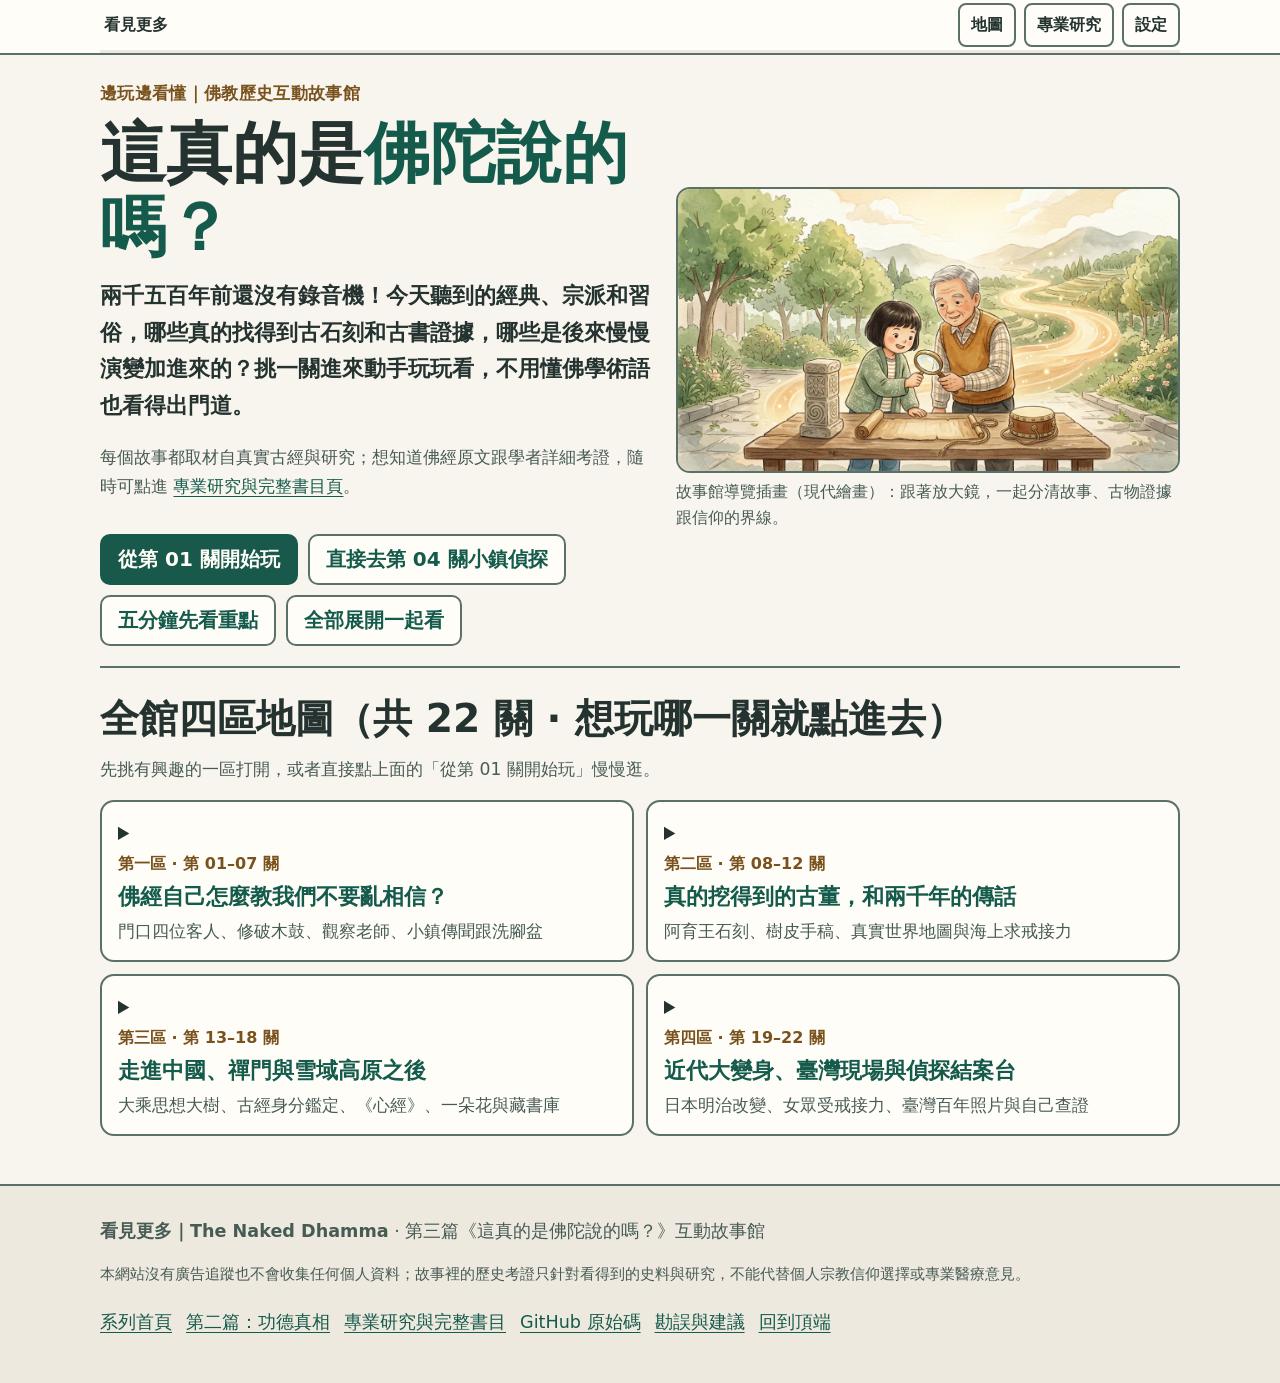
<file: history.html>
<!DOCTYPE html>
<html lang="zh-Hant" data-theme="light">
<head>
  <meta charset="utf-8">
  <meta name="viewport" content="width=device-width, initial-scale=1, viewport-fit=cover">
  <meta name="theme-color" content="#f8f5ee">
  <title>這真的是佛陀說的嗎？｜可以玩的佛教歷史故事館｜看見更多</title>
  <meta name="description" content="用小朋友和阿公阿嬤都看得懂的白話與互動小遊戲，一起探索兩千五百年佛教經典、古老石刻、樹皮手稿與各地歷史是怎麼演變來的。">
  <link rel="canonical" href="https://t14210184.github.io/The-Naked-Dhamma/history.html">
  <meta property="og:type" content="article">
  <meta property="og:locale" content="zh_TW">
  <meta property="og:site_name" content="看見更多｜The Naked Dhamma">
  <meta property="og:title" content="這真的是佛陀說的嗎？｜可以玩的佛教歷史故事館">
  <meta property="og:description" content="修破鼓、當小鎮偵探、把水盆翻過來、用真實亞洲地圖時光旅行——用輕鬆遊戲認識佛教兩千五百年歷史的真實模樣。">
  <meta property="og:url" content="https://t14210184.github.io/The-Naked-Dhamma/history.html">
  <meta property="og:image" content="https://t14210184.github.io/The-Naked-Dhamma/social-history.png">
  <meta property="og:image:width" content="1200">
  <meta property="og:image:height" content="630">
  <meta name="twitter:card" content="summary_large_image">
  <link rel="stylesheet" href="assets/history/history.css">
  <script defer src="assets/history/history.js"></script>
</head>
<body>
  <a class="skip" href="#main">直接跳到主要內容</a>
  <header class="header">
    <div class="container">
      <div class="bar">
        <a class="logo" href="./index.html">看見更多</a>
        <a class="top-link" href="#menu">地圖</a>
        <a class="top-link" href="./history-research.html">專業研究</a>
        <details class="settings" id="settings">
          <summary aria-label="設定字的大小、深淺配色與朗讀">設定</summary>
          <div class="settings-panel" role="group" aria-label="畫面閱讀設定">
            <p class="small">覺得字太小或太刺眼嗎？可以在這裡放大或換深色底。</p>
            <div class="controls">
              <button type="button" id="fontDown" aria-label="把字縮小">字變小 −</button>
              <button type="button" id="fontUp" aria-label="把字放大">字變大 ＋</button>
              <button type="button" id="theme" aria-pressed="false">換成柔光深色</button>
            </div>
            <p id="font-status" class="small" role="status" aria-live="polite">現在字級 20px</p>
            <p><button type="button" id="tts-toggle" aria-pressed="false" hidden>唸這頁給我聽</button></p>
            <p id="tts-status" class="small" role="status" aria-live="polite"></p>
            <p class="small"><a href="./index.html">系列首頁</a> · <a href="./merit.html">第二篇</a> · <a href="./history-research.html">專業研究頁</a> · <a href="#library">資料來源</a></p>
          </div>
        </details>
      </div>
      <div class="progress" aria-hidden="true"><span id="reading"></span></div>
    </div>
  </header>

  <main id="main">
    <section id="top" class="hero" tabindex="-1">
      <div class="container">
        <div id="route-notice" class="note" role="status" aria-live="polite" hidden></div>
        <div id="resume" class="note" hidden>
          <p><strong>上次玩到這裡：</strong><a id="resume-link" href="#four">接著繼續</a> <button type="button" id="resume-close" class="small">清除紀錄</button></p>
        </div>

        <div class="hero-grid">
          <div class="hero-intro">
            <span class="kicker">邊玩邊看懂｜佛教歷史互動故事館</span>
            <h1>這真的是<em>佛陀說的嗎？</em></h1>
            <p class="lead">兩千五百年前還沒有錄音機！今天聽到的經典、宗派和習俗，哪些真的找得到古石刻和古書證據，哪些是後來慢慢演變加進來的？挑一關進來動手玩玩看，不用懂佛學術語也看得出門道。</p>
            <p class="small">每個故事都取材自真實古經與研究；想知道佛經原文跟學者詳細考證，隨時可點進 <a href="./history-research.html">專業研究與完整書目頁</a>。</p>
          </div>
          <div class="hero-action">
            <div class="button-row">
              <a class="button" href="#four">從第 01 關開始玩</a>
              <a class="button secondary" href="#kalama">直接去第 04 關小鎮偵探</a>
              <a class="button secondary" href="#quick">五分鐘先看重點</a>
              <a class="button secondary" href="#all">全部展開一起看</a>
            </div>
          </div>
          <figure class="art" style="margin:0">
            <img src="assets/history/illustrations/hero-museum.webp" width="1200" height="675" alt="一位微笑的阿公和好奇的小孫女一起拿著放大鏡，查看木桌上的古代石柱模型、棕櫚葉書卷和小木鼓（現代繪本導覽插畫）" style="width:100%;height:auto;border-radius:14px;border:2px solid var(--line);display:block">
            <figcaption><p>故事館導覽插畫（現代繪畫）：跟著放大鏡，一起分清故事、古物證據跟信仰的界線。</p></figcaption>
          </figure>
        </div>

        <noscript>
          <div class="note"><p><strong>目前瀏覽器沒有開啟互動腳本：</strong>沒關係！這座故事館已經把全部 22 關故事文字、對照表跟 42 組資料來源全部展開好了，您直接往下滑就能順順讀完。</p></div>
        </noscript>

        <section id="menu" class="menu" tabindex="-1" aria-label="全館四區二十二關地圖">
          <h2>全館四區地圖（共 22 關 · 想玩哪一關就點進去）</h2>
          <p class="small">先挑有興趣的一區打開，或者直接點上面的「從第 01 關開始玩」慢慢逛。</p>
          <div class="act-grid">
            <details class="act" id="act-1">
              <summary><span class="act-num">第一區 · 第 01–07 關</span><strong>佛經自己怎麼教我們不要亂相信？</strong><small>門口四位客人、修破木鼓、觀察老師、小鎮傳聞跟洗腳盆</small></summary>
              <ol class="station-list">
                <li><a href="#four"><span class="station-num">01</span><span>誰說的都要放上桌子查</span><small>就算來客搬出大人物，還是要一起比對</small></a></li>
                <li><a href="#drum"><span class="station-num">02</span><span>這面鼓還是原本那面鼓嗎？</span><small>一直換木塊或貼牛皮之後發生什麼事</small></a></li>
                <li><a href="#teacher"><span class="station-num">03</span><span>觀察老師的三頁筆記本</span><small>不會讀心術，怎麼看一位老師值不值得信？</small></a></li>
                <li><a href="#kalama"><span class="station-num">04</span><span>小鎮傳聞偵探與四個假設世界</span><small>十個街坊理由跟不確定來世時怎麼選</small></a></li>
                <li><a href="#rahula"><span class="station-num">05</span><span>一盆水、大象，和一面鏡子</span><small>倒水盆、保護長鼻的大象與鏡前自照</small></a></li>
                <li><a href="#direction"><span class="station-num">06</span><span>把人帶去哪裡的兩條路</span><small>這套方法讓生活變輕鬆還是更緊繃？</small></a></li>
                <li><a href="#truth"><span class="station-num">07</span><span>把故事放進三個不同的抽屜</span><small>分開「我自己信」「找得到證據」與「還不知道」</small></a></li>
              </ol>
            </details>

            <details class="act" id="act-2">
              <summary><span class="act-num">第二區 · 第 08–12 關</span><strong>真的挖得到的古董，和兩千年的傳話</strong><small>阿育王石刻、樹皮手稿、真實世界地圖與海上求戒接力</small></summary>
              <ol class="station-list">
                <li><a href="#evidence"><span class="station-num">08</span><span>真實古物放大尋寶</span><small>親手放大兩千多年前刻在石頭和樹皮上的字</small></a></li>
                <li><a href="#transmission"><span class="station-num">09</span><span>榕樹下的古代傳話實驗室</span><small>沒錄音機的時代怎麼靠人背誦兩百年？</small></a></li>
                <li><a href="#history"><span class="station-num">10</span><span>兩千五百年的亞洲探索之旅</span><small>拉動真實世界地圖，看各地故事一起亮起來</small></a></li>
                <li><a href="#branches"><span class="station-num">11</span><span>把各派擺在一起，拼出共同拼圖</span><small>南傳、漢傳、藏傳哪些一樣、哪些不同？</small></a></li>
                <li><a href="#south"><span class="station-num">12</span><span>斯里蘭卡三座古寺與海上接力</span><small>保存經典的地方也曾中斷、搭船重立傳承</small></a></li>
              </ol>
            </details>

            <details class="act" id="act-3">
              <summary><span class="act-num">第三區 · 第 13–18 關</span><strong>走進中國、禪門與雪域高原之後</strong><small>大乘思想大樹、古經身分鑑定、《心經》、一朵花與藏書庫</small></summary>
              <ol class="station-list">
                <li><a href="#mahayana"><span class="station-num">13</span><span>一棵不斷長出新枝葉的思想樹</span><small>大乘佛教是早年就有種子還是後來才創？</small></a></li>
                <li><a href="#texts"><span class="station-num">14</span><span>古經身分證鑑定所</span><small>打開16部古書線索，對比《心經》和《楞嚴經》</small></a></li>
                <li><a href="#china"><span class="station-num">15</span><span>印度僧人的中國生活大適應</span><small>孝順父母、不靠托缽跟全面吃素怎麼來</small></a></li>
                <li><a href="#chan"><span class="station-num">16</span><span>一朵花的秘密時光書架</span><small>翻遍五本古書，找拈花微笑何時第一次寫出來</small></a></li>
                <li><a href="#tibet"><span class="station-num">17</span><span>翻越喜馬拉雅山的書卷</span><small>高原古寺、伏藏和轉世放進哪個箱子？</small></a></li>
                <li><a href="#politics"><span class="station-num">18</span><span>誰留下書，誰沒能留下？</span><small>戰亂、王室、木板刻經如何決定我們讀到什麼</small></a></li>
              </ol>
            </details>

            <details class="act" id="act-4">
              <summary><span class="act-num">第四區 · 第 19–22 關</span><strong>近代大變身、臺灣現場與偵探結案台</strong><small>日本明治改變、女眾受戒接力、臺灣百年照片與自己查證</small></summary>
              <ol class="station-list">
                <li><a href="#japan"><span class="station-num">19</span><span>日本寺院的時光機</span><small>為什麼看得到日本和尚結婚生小孩？</small></a></li>
                <li><a href="#women"><span class="station-num">20</span><span>跨越海洋與高山的接力棒</span><small>女性出家受戒的中斷、渡海到南京與近年恢復</small></a></li>
                <li><a href="#modern"><span class="station-num">21</span><span>你以為的佛教，其實只有一百年？</span><small>現代正念減壓與臺灣百年來的四段歷史</small></a></li>
                <li><a href="#lab"><span class="station-num">22</span><span>下一次有人說「這是佛陀講的」…</span><small>像剝千層派看歷史，帶著查證筆記回家</small></a></li>
              </ol>
            </details>
          </div>
        </section>
      </div>
    </section>

    <section id="quick" class="chapter theme-storybook" tabindex="-1">
      <div class="container">
        <span class="kicker">五分鐘故事精華</span>
        <h2>不想一次走完 22 關？先看懂這五個關鍵發現</h2>
        <ol class="quick-list">
          <li><strong>最早的佛經自己就在教人先查一查：</strong>不管是<a href="#four">第 01 關的門口來客</a>還是<a href="#kalama">第 04 關的小鎮居民</a>，故事都要大家別只看名氣、傳統或剛好合胃口，還要看做法會不會讓心更貪氣、會不會傷害別人。</li>
          <li><strong>真的摸得到的古董，比大家以為的更晚才寫成書：</strong>目前找得到最早的實物，是兩千兩百多年前的<a href="#evidence">石柱刻字</a>和約兩千年前的<a href="#evidence">樹皮古卷</a>；前面好幾百年都是靠人集體背誦傳下來的，大骨幹穩，細節仍會有差別。</li>
          <li><strong>沒有單一宗派能獨佔「百分之百原汁原味」：</strong>每個留到今天的傳統都在保護古書的同時，也經歷過<a href="#branches">戰火整理、王室干預、跨國求戒</a>和<a href="#politics">印刷挑選</a>，拿不同版本互相對照最可靠。</li>
          <li><strong>晚一點出現的文化發展，不等於壞人故意騙人：</strong>從印度長出的大乘思想、中國吃全素的演變、日本取消僧侶婚禁，到現代人熟悉的減壓課程，很多都是為了回應當下社會需要而一步步長出來的。</li>
          <li><strong>學會分開三件事，就不會吵成一團：</strong>歷史找得到什麼事實、故事哲學對人生有沒有啟發、以及個人的宗教信仰，原本就是三個不同的抽屜。可以用第 22 關的<a href="#lab">偵探工作台</a>自己練習看看。</li>
        </ol>
        <div class="button-row">
          <a class="button" href="#four">進第 01 關開始玩</a>
          <a class="button secondary" href="#menu">回到四區地圖</a>
          <a class="button secondary" href="./history-research.html">打開學術專業研究頁</a>
        </div>
      </div>
    </section>

    <span id="all"></span>
    <section id="four" class="chapter theme-storybook" data-station="1" tabindex="-1"><div class="container">
    <div class="kicker">第 01 關 · 佛陀最後一段旅程的提醒</div>
    <h2>誰說的都要放上桌子查</h2>
    <p class="story-lead">想像寺院門口來了四位客人，每個人都搬出最有分量的靠山，說自己帶來的才是真的佛法。如果你是守門人，誰的話可以不用查就直接點頭？</p>

    <div class="play">
      <span class="kicker">互動小劇場 · 點一位來客，看他走上前把話送上木桌</span>
      <div class="story-stage">
        <img class="stage-art" src="assets/history/illustrations/s01-visitors.webp" width="1200" height="675" loading="lazy" alt="四位穿著素樸袍子的行者從木門走進陽光庭院，右前方木桌上擺著兩捆古代棕櫚葉經典（現代繪本插畫，非古代實物照）">
        <div class="stage-overlay-row">
          <span class="badge ok" id="s01-stage-badge">目前站在桌前：1. 說親耳聽佛陀講的人</span>
          <span class="badge" id="s01-desk-stamp">桌上狀態：還沒決定怎麼處理</span>
        </div>
      </div>

      <div class="actor-strip js-only" role="group" aria-label="請四位來客依序走上前">
        <button type="button" class="actor-card" data-visitor="v1" aria-pressed="true"><span class="actor-badge" id="s01-chk-v1">未查</span><strong>1. 說親耳聽過</strong><small>「我當面聽佛陀這樣說！」</small></button>
        <button type="button" class="actor-card" data-visitor="v2" aria-pressed="false"><span class="actor-badge" id="s01-chk-v2">未查</span><strong>2. 代表大寺院</strong><small>「整間廟的長老都說對！」</small></button>
        <button type="button" class="actor-card" data-visitor="v3" aria-pressed="false"><span class="actor-badge" id="s01-chk-v3">未查</span><strong>3. 好幾位老前輩</strong><small>「三位專家一起掛保證！」</small></button>
        <button type="button" class="actor-card" data-visitor="v4" aria-pressed="false"><span class="actor-badge" id="s01-chk-v4">未查</span><strong>4. 最有名的師父</strong><small>「受人敬重的老師告訴我！」</small></button>
      </div>

      <p id="s01-visitor-text" class="speech-bubble">第一位客人開口：「我在佛陀面前親耳聽到這段話！」</p>

      <div class="controls js-only" role="group" aria-label="你打算怎麼回應這位客人">
        <button type="button" data-vaction="believe" aria-pressed="false">馬上點頭相信</button>
        <button type="button" data-vaction="reject" aria-pressed="false">覺得他在吹牛，直接趕走</button>
        <button type="button" data-vaction="check" aria-pressed="false">先把話記清楚，放上經書與戒規桌比對</button>
        <button type="button" id="s01-reset">全部重來</button>
      </div>
      <div id="s01-result" class="result" role="status" aria-live="polite">點上面任一種回應，看看門口的查證桌會發生什麼事！</div>
      <p id="s01-progress" class="small" role="status" aria-live="polite">已經盤問過的來客：0／4 位（四位裡面沒有半個可以跳過比對！）</p>
    </div>

    <div class="story-takeaway">
      <h3>這個故事想告訴我們什麼？</h3>
      <p>故事裡既不叫人「誰大聲就聽誰」，也不鼓勵「沒聽清楚就亂罵人」。不管對方背景多大，先把每句話記下來，拿去跟大家公認的經典教導和生活規範（佛家稱為「經」與「律」）比對：合得上就收下，合不上就不急著採用。</p>
      <p class="small"><strong>也要注意的細節：</strong>有另一部經典雖然中文也譯成同一個標題《四大》，裡頭講的卻是「從東南西北四個方向來的出家人」怎麼核對經文跟意思，和這四位客人的故事並不一樣。</p>
    </div>

    <div class="source-door">
      <p>📖 <strong>這段故事從哪裡來？</strong>取材自記載佛陀晚年遊行的高古經典（如《大般涅槃經》與《遊行經》等早期版本）。</p>
      <a class="button secondary" href="./history-research.html#four-authority">看佛經原文與各版本比對 →</a>
    </div>

    <details class="story-more">
      <summary>想多認識一點：為什麼「看誰說的」不夠？不同古老版本有什麼小差別？</summary>
      <div class="table-wrap"><table role="table"><caption>幾個古老版本各自怎麼教大家查證</caption><thead><tr><th>流傳的版本</th><th>叫大家拿什麼出來對照</th><th>歷史學者怎麼看這點差別</th></tr></thead><tbody>
        <tr><th data-label="版本">南傳《大般涅槃經》等</th><td data-label="對照基準">經（核心教導）、律（生活規則）</td><td data-label="學者看法">學者討論當時的「經」，可能還不是今天這樣厚厚一整套，而是早期已經整理好的重點摘要。</td></tr>
        <tr><th data-label="版本">漢譯《長阿含・遊行經》</th><td data-label="對照基準">諸經、律、法三樣一起核對</td><td data-label="學者看法">漢譯本多寫了一項「依法」，看得出早期口傳跟翻譯過程中有些微差異。</td></tr>
        <tr><th data-label="版本">漢譯《增壹阿含經》同名故事</th><td data-label="對照基準">檢查從東南西北四方來的出家人懂不懂經文、道理、用詞與戒行</td><td data-label="學者看法">這篇是另一組故事，而且提到「阿毘曇」，看得出有後來進一步分類整理的痕跡。</td></tr>
        <tr><th data-label="版本">中亞吐魯番古梵文殘卷</th><td data-label="對照基準">對照經典、戒律與法理，明確講「靠經，不靠某個人」</td><td data-label="學者看法">更直接點出標準是在道理與文本，而不是崇拜哪位說話者的名氣。</td></tr>
      </tbody></table></div>
      <p class="small"><a href="#s-four">在本頁看這段故事的書目摘要 →</a></p>
    </details>

    <nav class="station-nav" aria-label="第 1 關導覽"><p class="small">目前第 1／22 關</p><div class="button-row"><a class="button secondary" href="#menu">↑ 回到全館地圖</a><a class="button" href="#drum">下一關：修破鼓的故事 →</a></div></nav>
  </div></section>
<section id="drum" class="chapter theme-workshop" data-station="2" tabindex="-1"><div class="container">
    <div class="kicker">第 02 關 · 流傳下來的故事也會變嗎？</div>
    <h2>這面鼓還是原本那面鼓嗎？</h2>
    <p class="story-lead">木匠桌上放著一面相傳幾百年的大木鼓，上面已經裂開一條縫。流傳了兩種截然不同的修補故事：一種一直塞進新木片，另一種改用牛皮繃起來。動手修修看，最後還認得出原本的鼓嗎？</p>

    <div class="play">
      <span class="kicker">木匠修鼓互動台 · 兩種古老故事都能親手試試看</span>
      <div class="story-stage">
        <img class="stage-art" src="assets/history/illustrations/s02-workshop.webp" width="1200" height="675" loading="lazy" alt="陽光灑進古印度木匠工坊，桌上放著木槌、鑿子與牛皮條，中央空出木台（現代繪本插畫）">
        <div class="basin-hud">
          <div class="basin-vessel">
            <svg viewBox="0 0 360 230" role="img" aria-labelledby="drum-title drum-desc">
              <title id="drum-title">古木鼓修補過程畫面</title>
              <desc id="drum-desc">隨點擊次數逐步換入五塊新木片，或切換成牛皮補面後脫落只剩零碎木頭。</desc>
              <ellipse cx="180" cy="204" rx="108" ry="18" fill="#463120" opacity="0.22"/>
              <path id="drum-body" d="M88 64 Q58 132 88 194 Q180 226 272 194 Q302 132 272 64 Z" fill="#9f6537" stroke="#533118" stroke-width="4"/>
              <ellipse cx="180" cy="64" rx="92" ry="30" fill="#eccb9c" stroke="#6c401e" stroke-width="4"/>
              <path d="M110 88 Q180 112 250 88" fill="none" stroke="#8b552a" stroke-width="2.5" opacity="0.55"/>
              <path d="M150 54 L196 74 L172 80" fill="none" stroke="#472814" stroke-width="3" stroke-linecap="round"/>
              <!-- 5 Wooden Replacement Wedges -->
              <g id="drum-wedges" fill="#3a8072" stroke="#183b34" stroke-width="2.5">
                <rect class="drum-patch" x="92" y="96" width="32" height="92" rx="6"/>
                <rect class="drum-patch" x="128" y="106" width="32" height="94" rx="6"/>
                <rect class="drum-patch" x="164" y="109" width="32" height="95" rx="6"/>
                <rect class="drum-patch" x="200" y="106" width="32" height="94" rx="6"/>
                <rect class="drum-patch" x="236" y="96" width="32" height="92" rx="6"/>
              </g>
              <!-- Leather Wrap Mode -->
              <g id="leather" opacity="0">
                <ellipse cx="180" cy="64" rx="94" ry="31" fill="#6f3e22" stroke="#d9b280" stroke-width="5"/>
                <path d="M100 72 Q180 99 260 72 M114 55 Q180 35 246 55" stroke="#e4c28f" stroke-width="3" fill="none" stroke-dasharray="6 4"/>
                <path d="M96 86 L108 178 M264 86 L252 178" stroke="#c8915c" stroke-width="8" stroke-linecap="round"/>
              </g>
              <!-- Final Leather Peeling State -->
              <g id="leather-peel" opacity="0">
                <path d="M104 68 L256 58 L236 86 L122 92 Z" fill="#efe5d6" stroke="#9e392a" stroke-width="3" stroke-dasharray="5 3"/>
                <rect x="106" y="176" width="48" height="14" rx="4" transform="rotate(-8 130 183)" fill="#9f6537" stroke="#533118" stroke-width="2"/>
                <rect x="194" y="178" width="54" height="14" rx="4" transform="rotate(9 221 185)" fill="#8a542c" stroke="#533118" stroke-width="2"/>
              </g>
            </svg>
          </div>
          <div>
            <p id="drum-mode" class="speech-bubble">故事 A（一直補新木頭）：鼓身裂掉就打進新木片，慢慢把原木全換光了。</p>
            <p id="drum-status" class="result" role="status" aria-live="polite">還沒有動手修補，原木鼓身看得到一條裂痕。</p>
          </div>
        </div>
      </div>

      <div class="controls drum-modes js-only" role="group" aria-label="切換兩個版本的修鼓故事">
        <button id="mode-pali" type="button" aria-pressed="true">故事 A：補進新木塊</button>
        <button id="mode-han" type="button" aria-pressed="false">故事 B：改繃牛皮來補</button>
        <button id="drum-sound" type="button" aria-pressed="false">鼓聲示範：目前靜音</button>
      </div>
      <div class="drum-actions js-only" style="margin-top:10px">
        <button class="button" id="patch" type="button">動手修補一次</button>
        <button id="reset-drum" type="button">恢復原本的古鼓</button>
      </div>
      <p class="small">提醒：五塊木片與音效是為了幫助想像的示範，不代表古經寫的真實次數；兩個古老故事各有各的畫面，誰也沒有辦法取代誰。</p>
    </div>

    <div class="story-takeaway">
      <h3>連「提醒大家東西會變質」的故事自己，都留下了兩種版本！</h3>
      <p>故事 A 擔心後人看不起樸素深刻的核心道理、只愛聽華麗好聽的新詩詞，最後整面鼓只剩新塞進去的木頭；故事 B 說原本鼓聲能傳幾十里，改用牛皮繃緊之後再也敲不出好聽的聲音，最後牛皮碎掉、只剩零散木片。這剛好告訴我們：沒有哪一個單獨版本能自稱完全沒變過。</p>
    </div>

    <div class="source-door">
      <p>📖 <strong>這段故事從哪裡來？</strong>取材自巴利文《相應部》與漢譯《雜阿含經》保存的同源「古鼓譬喻」。</p>
      <a class="button secondary" href="./history-research.html#drum-parallels">看兩個古本的原文差別 →</a>
    </div>

    <details class="story-more">
      <summary>想再多看一點：兩個版本分別指什麼？學者怎麼解讀？</summary>
      <div class="grid">
        <article class="card"><h3>巴利文版本的故事線索</h3><p>寫木鼓框裂開後每次都塞進一塊新木頭，最後原本的木頭全部不見，只剩下補丁聚在一起。經裡以此提醒不要放著深奧道理不學，反而一直去寫好聽的文章。</p></article>
        <article class="card"><h3>漢譯版本的故事線索</h3><p>寫大鼓本來聲音洪亮可傳很遠，破裂後改用牛皮繞著綁起來補，結果再也聽不到從前那麼美妙的聲音，後來牛皮全爛掉只剩堆成堆的舊木片。</p></article>
      </div>
      <p class="small">學者（如現代比對研究者 Bhikkhu Sujato）指出，今天沒辦法斷定哪一個版本一定比較早，也不能拿這個故事亂貼標籤指責某個現代宗派都是假的。</p>
    </details>

    <nav class="station-nav" aria-label="第 2 關導覽"><p class="small">目前第 2／22 關</p><div class="button-row"><a class="button secondary" href="#menu">↑ 回到全館地圖</a><a class="button secondary" href="#four">← 上一關</a><a class="button" href="#teacher">下一關：可以觀察老師嗎？ →</a></div></nav>
  </div></section>
<section id="teacher" class="chapter theme-storybook" data-station="3" tabindex="-1"><div class="container">
    <div class="kicker">第 03 關 · 不會讀心術怎麼選老師？</div>
    <h2>觀察老師的三頁筆記本</h2>
    <p class="story-lead">有人自稱已經看透人生、完全沒有煩惱，可是我們又沒辦法打開他的腦袋看裡面在想什麼。佛經居然說：就算遇到有名的老師（甚至佛陀自己），也可以用眼睛看、耳朵聽來慢慢觀察！</p>

    <div class="play">
      <span class="kicker">虛構人物觀察模擬 · 翻開三段不同時間的筆記，再做判斷</span>
      <div class="story-stage">
        <div class="basin-hud">
          <div class="basin-vessel" id="s03-diary-card" style="text-align:left;padding:14px">
            <p class="actor-badge" id="s03-time-badge">📅 第一頁｜剛認識前兩週</p>
            <h3 id="s03-scene-title" style="margin:4px 0">看起來簡單樸素、講課也很清楚</h3>
            <p id="s03-scene-metrics" class="small" style="margin:6px 0">👀 看得到的：每天穿很樸素、說話輕聲細語。<br>❓ 還看不到的：沒看過他生氣、遇到錢或被人批評會怎麼樣。</p>
          </div>
          <div>
            <p id="s03-stage-text" class="speech-bubble">「才相處兩個禮拜，課講得很順，可是他平常真的都這樣嗎？」</p>
            <p id="s03-judge-result" class="result" role="status" aria-live="polite">先試著選一個時間點，再點下面你的判斷！</p>
          </div>
        </div>
      </div>

      <div class="tab-row js-only" role="group" aria-label="切換觀察的時間點">
        <button type="button" data-tstage="early" aria-pressed="true">第 1 頁：剛認識兩週</button>
        <button type="button" data-tstage="famous" aria-pressed="false">第 2 頁：突然紅起來、捐款變多後</button>
        <button type="button" data-tstage="critic" aria-pressed="false">第 3 頁：被人公開抓錯時</button>
      </div>

      <div class="controls js-only" role="group" aria-label="做出你的觀察結論">
        <button type="button" data-tjudge="observe" aria-pressed="false">先記錄看得到的言行</button>
        <button type="button" data-tjudge="insufficient" aria-pressed="false">時間還太短，再多觀察</button>
        <button type="button" data-tjudge="mind" aria-pressed="false">確定他已經完全開悟！</button>
        <button type="button" id="s03-reset">重設筆記本</button>
      </div>
    </div>

    <div class="story-takeaway">
      <h3>好名氣、好外表都不算數：尊重跟查證可以同時存在</h3>
      <p>古代故事提醒大家四件事：看他說話跟做事有沒有藏私生氣、看的時間有沒有拉長、看他成名拿到很多好處後有沒有變驕傲，還有用看得到的行為去推測他是不是真的不想害人——而不是憑感覺猜人家心裡有沒有神通。看資料還不夠時，老實說「我還不能確定」就是最聰明的做法。</p>
    </div>

    <div class="source-door">
      <p>📖 <strong>這段故事從哪裡來？</strong>取材自《中部・思察經》與漢譯《中阿含經・求解經》（兩個早期版本都寫過這個故事）。</p>
      <a class="button secondary" href="./history-research.html#teacher-investigation">看佛經原文與學者說明 →</a>
    </div>

    <details class="story-more">
      <summary>想再多試題目：如果有百萬粉絲的老師說「不用查我」呢？</summary>
      <div class="play" style="margin:10px 0">
        <h3>遇到這種說法，你怎麼辦？</h3>
        <div class="choices" role="group" aria-label="百萬粉絲老師問題">
          <button type="button" data-feedback="追蹤人數多只代表很紅，不代表不用核對他的言行與主張是否可靠。" aria-controls="q-teacher" aria-pressed="false">A．粉絲這麼多，應該不會錯吧</button>
          <button type="button" data-feedback="還沒看到具體證據就罵對方一定是騙子，也不是公道的做法。" aria-controls="q-teacher" aria-pressed="false">B．叫人別查，他一定在騙人</button>
          <button type="button" data-feedback="說得對！真正有根據的信任，是觀察很久以後建立的，不是閉著眼睛相信。" aria-controls="q-teacher" aria-pressed="false">C．照樣長期觀察他的言行、問清楚道理</button>
        </div>
        <p class="result" id="q-teacher" role="status" aria-live="polite">點選上面任一個選項看看結果。</p>
      </div>
    </details>

    <nav class="station-nav" aria-label="第 3 關導覽"><p class="small">目前第 3／22 關</p><div class="button-row"><a class="button secondary" href="#menu">↑ 回到全館地圖</a><a class="button secondary" href="#drum">← 上一關</a><a class="button" href="#kalama">下一關：小鎮傳聞偵探 →</a></div></nav>
  </div></section>
<section id="kalama" class="chapter theme-storybook" data-station="4" tabindex="-1"><div class="container">
    <div class="kicker">第 04 關 · 大家都來小鎮說自己是對的</div>
    <h2>小鎮傳聞偵探與四個假設世界</h2>
    <p class="story-lead">一群不同門派的老師輪流來到村口大樹下，每個人都誇自己最厲害、批評別人都在亂講。鎮上的居民聽得頭昏眼花——如果你也在現場，要靠什麼才能知道哪條路真的不害人？</p>

    <!-- GAME A: Town Rumor Detective (all 10 Pali reasons represented distinctly & respectfully) -->
    <div class="play" id="s04-game-a">
      <span class="kicker">遊戲一｜小鎮傳聞偵探（共 10 位街坊各自帶來一個理由）</span>
      <h3>點點看大樹下的鎮民，先打開線索，再跟「是否害人」比一比！</h3>
      <div class="story-stage">
        <img class="stage-art" src="assets/history/illustrations/s04-town-square.webp" width="1200" height="675" loading="lazy" alt="陽光下古印度村莊大榕樹廣場：白鬍子阿公講故事、旅人拿著棕櫚葉書捆、老師席地講課、兩位婦人聊天的繪本場景（現代插畫）">
        <div class="stage-overlay-row">
          <span class="badge ok" id="s04-speaker-tag">目前走到廣場中間：1. 愛講古的村口阿伯</span>
          <span class="badge" id="s04-saved-badge">已放進「先保留不亂定案」板：0／10 則</span>
        </div>
      </div>

      <div class="actor-strip js-only" role="group" aria-label="選擇十位小鎮居民">
        <button type="button" class="actor-card" data-kalama-npc="n1" aria-pressed="true"><span class="actor-badge">1｜世代口傳</span><strong>村口阿伯</strong><small>大家都一直這樣講</small></button>
        <button type="button" class="actor-card" data-kalama-npc="n2" aria-pressed="false"><span class="actor-badge">2｜一代傳一代</span><strong>大廟小師兄</strong><small>師公傳下來幾百年</small></button>
        <button type="button" class="actor-card" data-kalama-npc="n3" aria-pressed="false"><span class="actor-badge">3｜大家都在轉傳</span><strong>茶館老闆娘</strong><small>整條街都在傳這消息</small></button>
        <button type="button" class="actor-card" data-kalama-npc="n4" aria-pressed="false"><span class="actor-badge">4｜古書有寫</span><strong>捧書先生</strong><small>手裡這本經書寫很清楚</small></button>
        <button type="button" class="actor-card" data-kalama-npc="n5" aria-pressed="false"><span class="actor-badge">5｜推起來很合理</span><strong>年輕辯論員</strong><small>照這邏輯推下去一定通</small></button>
        <button type="button" class="actor-card" data-kalama-npc="n6" aria-pressed="false"><span class="actor-badge">6｜看幾個例子猜</span><strong>市集算帳人</strong><small>上次也這樣，大概都一樣</small></button>
        <button type="button" class="actor-card" data-kalama-npc="n7" aria-pressed="false"><span class="actor-badge">7｜自己想得很漂亮</span><strong>愛思考的學生</strong><small>我想通的道理太完整了</small></button>
        <button type="button" class="actor-card" data-kalama-npc="n8" aria-pressed="false"><span class="actor-badge">8｜剛好合我心意</span><strong>挑水大姊</strong><small>跟我原本想法完全相同</small></button>
        <button type="button" class="actor-card" data-kalama-npc="n9" aria-pressed="false"><span class="actor-badge">9｜講的人很有派頭</span><strong>體面大講者</strong><small>學問高、看起來就很可靠</small></button>
        <button type="button" class="actor-card" data-kalama-npc="n10" aria-pressed="false"><span class="actor-badge">10｜是我自己的老師</span><strong>忠實徒弟</strong><small>他是我師父，聽他的準沒錯</small></button>
      </div>

      <p id="s04-npc-quote" class="speech-bubble">村口阿伯笑著說：「我們從祖父那時候就是這樣一直講下來的，還能錯嗎？」</p>

      <div class="controls js-only" role="group" aria-label="操作鎮民提供的線索">
        <button type="button" id="s04-flip-clue" aria-pressed="false">翻開線索看看（優點和風險）</button>
        <button type="button" id="s04-weigh-harm" aria-pressed="false">放上「是否害人／越貪越氣」天平比比看</button>
        <button type="button" id="s04-pin-hold" aria-pressed="false">先記下來，暫時不下結論</button>
        <button type="button" id="s04-next-npc">換下一位居民 →</button>
      </div>
      <div id="s04-clue-out" class="result" role="status" aria-live="polite">提醒：傳統、書本、老師和想道理都可能是好線索，但「單憑其中任何一個」都還不能證明一定對！</div>
    </div>

    <!-- GAME B: Four Hypothetical Worlds around ordinary person A-Ming -->
    <div class="play" id="s04-game-b">
      <span class="kicker">遊戲二｜四個假設世界（不是只說「自己爽就好」！）</span>
      <h3>就算不知道死後有沒有另一個世界，為什麼「善良不害人」還是划算？</h3>
      <p class="small">來看村裡普通人<strong>阿明</strong>的故事：他平常幫忙鄰居提菜、不亂佔人便宜，盡量用寬厚不傷人的心對待身邊的人。切換下面四種假設，看阿明的人生在哪一個世界吃虧？</p>

      <div class="story-stage">
        <div class="basin-hud">
          <div class="basin-vessel" id="s04-world-card" style="text-align:left;padding:14px">
            <p class="actor-badge" id="s04-world-badge">假設世界 1／4｜假如有下輩子，好壞也有報應</p>
            <h4 id="s04-world-title" style="margin:4px 0">阿明幫助鄰居，心安理得走下去</h4>
            <p id="s04-world-scene" class="small" style="margin:6px 0">🌤️ <strong>眼前生活：</strong>街坊喜歡他，他每天睡得安穩。<br>🚶 <strong>未來路徑：</strong>照這個世界的假設，不傷人的人走到未來也會走向好地方。</p>
          </div>
          <div>
            <p id="s04-assasa-out" class="result" role="status" aria-live="polite">世界 1：如果真的有死後世界和善惡報應，阿明因為平常不害人、心裡善良，死後也能安心。（這是故事裡推想的安慰，並不是用動畫證明真有來世喔！）</p>
            <p class="small">誠實小提醒：好心不害人<strong>並不保證</strong>人這輩子永遠不會生病、遇到意外或被壞人欺負；重點是至少自己的心裡踏實、問心無愧。</p>
          </div>
        </div>
      </div>

      <div class="tab-row js-only" role="group" aria-label="切換四個假設世界">
        <button type="button" data-assasa="a1" aria-pressed="true">1. 如果有來世跟報應</button>
        <button type="button" data-assasa="a2" aria-pressed="false">2. 如果沒有來世跟報應</button>
        <button type="button" data-assasa="a3" aria-pressed="false">3. 如果做壞事會有惡果</button>
        <button type="button" data-assasa="a4" aria-pressed="false">4. 如果做壞事不會有惡果</button>
      </div>
    </div>

    <div class="story-takeaway">
      <h3>《伽藍經》真的叫人「只要自己覺得對就好」嗎？完全不是！</h3>
      <p>故事後段馬上反過來問：如果某種想法讓你<strong>更愛貪便宜、更容易發脾氣、越變越糊塗，甚至去傷害別人</strong>，那就不該跟著做；反過來，如果讓你少一點貪念與敵意、好好待人、明理的人也會點頭肯定，那才值得去行。經裡還特別講到用親切、同情、歡喜別人好與平靜不偏心對待世界。</p>
    </div>

    <details class="story-more">
      <summary>兩種古老版本，有什麼不一樣？（先玩完故事再看這裡）</summary>
      <p>這套「十個不能只靠單一理由」和「四個假設」，主要保存在南傳巴利文的《增支部》第 3.65《伽藍經》裡；中國漢譯保存的較早版本《中阿含》第 16 經《伽藍經》，<strong>並沒有寫那十條清單也沒有這四個假設</strong>，而是直接切入討論怎麼放下貪心、生氣、糊塗，去修習對人友善寬闊的心（慈悲喜捨）。所以講到十條清單時，要老實說這是巴利本的內容！</p>
      <p class="small">（展開可查巴利本十條詳細名單：口傳、師徒傳承、傳聞、經典寫本、邏輯推理、推論、想像思考通順、符合自己原想法、講者看似有才華、尊敬自己老師。）</p>
    </details>

    <div class="source-door">
      <p>📖 <strong>這段故事從哪裡來？</strong>取材自南亞古老佛經《伽藍經》（巴利文《增支部》與漢譯《中阿含經》版本各有不同寫法）。</p>
      <a class="button secondary" href="./history-research.html#kalama-context">看兩版本佛經原文與學者考證 →</a>
    </div>

    <nav class="station-nav" aria-label="第 4 關導覽"><p class="small">目前第 4／22 關</p><div class="button-row"><a class="button secondary" href="#menu">↑ 回到全館地圖</a><a class="button secondary" href="#teacher">← 上一關</a><a class="button" href="#rahula">下一關：水盆、大象與鏡子 →</a></div></nav>
  </div></section>
<section id="rahula" class="chapter theme-storybook" data-station="5" tabindex="-1"><div class="container">
    <div class="kicker">第 05 關 · 跟孩子聊為什麼不能故意說謊</div>
    <h2>一盆水、一頭大象，和一面鏡子</h2>
    <p class="story-lead">佛陀去看年輕的兒子羅睺羅，洗完腳後沒有馬上講大道理，而是用手邊的洗腳盆、國王的戰象，還有每天照臉用的銅鏡，演了三段一看就懂的生活故事。</p>

    <!-- SCENE A: Buddha, Rahula & Interactive Copper Basin -->
    <div class="play" id="s05-scene-a">
      <span class="kicker">故事場景一｜師父與小羅睺羅的銅盆</span>
      <h3>伸手試試看：故意說謊又不知羞恥時，盆裡還剩下什麼？</h3>
      <div class="basin-stage">
        <img class="stage-art" src="assets/history/illustrations/s05-rahula-courtyard.webp" width="1200" height="675" loading="lazy" alt="陽光溫柔的古印度石階走廊上，留著鬍鬚的師父坐著與年輕小沙彌羅睺羅望向前方石地，等待演示洗腳盆（現代繪本插畫）">
        <div class="basin-hud">
          <div class="basin-vessel">
            <svg viewBox="0 0 300 210" role="img" aria-labelledby="s05-basin-t s05-basin-d">
              <title id="s05-basin-t">立體銅製洗腳盆倒水與翻蓋動作</title>
              <desc id="s05-basin-d">可操作倒掉一些水、全部倒光、把盆子倒過來覆蓋石地與再翻回正面的立體水盆畫面。</desc>
              <defs>
                <linearGradient id="copperGrad" x1="0" x2="1" y1="0" y2="1">
                  <stop offset="0%" stop-color="#dfab75"/>
                  <stop offset="52%" stop-color="#b5713d"/>
                  <stop offset="100%" stop-color="#7c4722"/>
                </linearGradient>
                <linearGradient id="rimGrad" x1="0" x2="1" y1="0" y2="0">
                  <stop offset="0%" stop-color="#f2cc9b"/>
                  <stop offset="50%" stop-color="#d28d52"/>
                  <stop offset="100%" stop-color="#f0c792"/>
                </linearGradient>
                <linearGradient id="waterGrad" x1="0" x2="0" y1="0" y2="1">
                  <stop offset="0%" stop-color="#8ae0da"/>
                  <stop offset="100%" stop-color="#369693"/>
                </linearGradient>
                <clipPath id="s05-cup-clip"><path d="M84 62 L216 62 L195 144 Q150 156 105 144 Z"/></clipPath>
              </defs>
              <!-- Stone Courtyard Floor Shadow & Spill Puddle -->
              <ellipse cx="150" cy="176" rx="88" ry="15" fill="#4f3e2d" opacity="0.16"/>
              <ellipse id="basin-puddle" cx="150" cy="182" rx="108" ry="18" fill="#5abcb7" opacity="0"/>
              <g id="basin-drops" fill="#77d6d0" opacity="0">
                <circle cx="94" cy="154" r="4"/><circle cx="150" cy="166" r="5"/><circle cx="204" cy="152" r="4"/>
              </g>
              <!-- Flip/Tilt Group around center (150, 108) -->
              <g id="basin-bowl">
                <!-- Back inside copper wall -->
                <ellipse cx="150" cy="62" rx="70" ry="14" fill="#6b3e1f"/>
                <!-- Animated Water Surface & Body inside basin -->
                <g clip-path="url(#s05-cup-clip)">
                  <rect id="basin-water" x="78" y="66" width="144" height="86" fill="url(#waterGrad)"/>
                  <ellipse id="basin-surface" cx="150" cy="66" rx="64" ry="10" fill="#b7f2ed" opacity="0.88"/>
                </g>
                <!-- Outer hammered copper belly with thickness rim -->
                <path d="M80 62 L220 62 L198 145 Q150 160 102 145 Z" fill="url(#copperGrad)" fill-opacity="0.32" stroke="#5f3314" stroke-width="3.5" stroke-linejoin="round"/>
                <path d="M77 62 Q150 76 223 62" fill="none" stroke="url(#rimGrad)" stroke-width="7" stroke-linecap="round"/>
                <ellipse cx="150" cy="62" rx="73" ry="14" fill="none" stroke="#5f3314" stroke-width="3"/>
                <circle cx="80" cy="96" r="6" fill="none" stroke="#dfab75" stroke-width="3"/>
                <circle cx="220" cy="96" r="6" fill="none" stroke="#dfab75" stroke-width="3"/>
              </g>
              <text id="basin-svg-label" x="150" y="203" text-anchor="middle" fill="#475b55" font-size="13" font-weight="700">盆裡原本裝滿乾淨的水</text>
            </svg>
          </div>
          <div>
            <p id="s05-basin-out" class="result" role="status" aria-live="polite">銅盆剛洗完腳、裡面還裝滿水。請照故事順序點點看下面的按鈕！</p>
            <div class="controls js-only" role="group" aria-label="操作羅睺羅的洗腳盆">
              <button type="button" data-basin="little" aria-pressed="false">1. 倒掉一些水</button>
              <button type="button" data-basin="empty" aria-pressed="false">2. 把水全部倒光</button>
              <button type="button" data-basin="flipped" aria-pressed="false">3. 把盆子倒過來</button>
              <button type="button" data-basin="upright" aria-pressed="false">4. 把盆子翻回來</button>
              <button type="button" data-basin="full" aria-pressed="true">重新裝滿水</button>
            </div>
          </div>
        </div>
      </div>
    </div>

    <!-- SCENE B: Anatomically Natural Asian Elephant -->
    <div class="play" id="s05-scene-b">
      <span class="kicker">故事場景二｜為什麼戰象會小心捲起鼻子？</span>
      <h3>認識真的亞洲象：全身上下都在保護最重要的地方</h3>
      <div class="story-stage">
        <img class="stage-art" src="assets/history/illustrations/s05-elephant-king.webp" width="1200" height="675" loading="lazy" alt="站在皇宮石庭院裡的亞洲戰象，有著隆起額頭、大小適中的耳朵、兩根象牙、粗壯四肢、織錦背毯與緊緊捲起保護在象牙下的長鼻子（現代繪本插畫）">
        <div class="stage-overlay-row">
          <span class="badge ok" id="s05-el-badge">目前聚焦：看清楚這頭真實的亞洲大象</span>
        </div>
      </div>
      <div class="tab-row js-only" role="group" aria-label="看看大象為什麼護著鼻子">
        <button type="button" data-elstep="look" aria-pressed="true">1. 看牠全身和站姿</button>
        <button type="button" data-elstep="protect" aria-pressed="false">2. 為什麼把長鼻捲起來？</button>
        <button type="button" data-elstep="meaning" aria-pressed="false">3. 跟說話有什麼關係？</button>
      </div>
      <p id="s05-el-out" class="result" role="status" aria-live="polite">古印度國王的戰象身高體壯，前面走著四條粗壯像柱子的腿、有堅硬的象牙和大耳朵——但牠最寶貝的其實是敏感又不能受傷的長鼻子。</p>
    </div>

    <!-- SCENE C: Bronze Mirror Story Scenarios -->
    <div class="play" id="s05-scene-c">
      <span class="kicker">故事場景三｜鏡子裡看得到的行為選擇</span>
      <h3>每天看自己一次：講出那句話之前、當下和之後，會發生什麼事？</h3>
      <div class="story-stage">
        <img class="stage-art" src="assets/history/illustrations/s05-mirror-triptych.webp" width="1200" height="675" loading="lazy" alt="橫向三段繪本情境：左邊孩子拿著圓形銅鏡托著下巴停下思考；中間話說到一半趕緊剎車停手；右邊微笑彎腰跟朋友道歉和好（現代繪本插畫）">
        <div class="stage-overlay-row">
          <span class="badge ok" id="s05-mirror-tag">故事定格：左邊畫面｜準備講出口前先照一下</span>
        </div>
      </div>
      <div class="tab-row js-only" role="group" aria-label="切換三個故事瞬間">
        <button type="button" data-mirror="before" aria-pressed="true">1. 做之前先想一想</button>
        <button type="button" data-mirror="during" aria-pressed="false">2. 正在做時察覺到不對</button>
        <button type="button" data-mirror="after" aria-pressed="false">3. 做錯了之後怎麼辦</button>
      </div>
      <p id="s05-mirror-out" class="result" role="status" aria-live="polite">【做之前想一想】小安差點把同學的糗事發到班群，拿起銅鏡想了一秒：「這句話發出去會害別人受傷嗎？」想通了就決定先不講，省下一場傷害。</p>
    </div>

    <div class="source-door">
      <p>📖 <strong>這段故事從哪裡來？</strong>取材自印度佛教最早期的教誡經典（南傳《教誡羅睺羅庵婆羅經》與漢譯《羅云經》）；而且公元前三世紀的阿育王石刻也真的點名推薦這篇！</p>
      <a class="button secondary" href="./history-research.html#bairat-rahula">看石刻實物與佛經原文 →</a>
    </div>

    <details class="story-more">
      <summary>想再多試題目或去第 08 關看那塊古老的阿育王石刻</summary>
      <p class="small">如果你不小心轉傳了一條錯的消息，按故事裡的做法就是「做完發現出錯，坦白說清楚並改正，避免害別人再錯」，而不是偷偷刪掉就裝沒事。<a href="#evidence">直接跳到第 08 關看拜拉特石刻真跡照片 →</a></p>
    </details>

    <nav class="station-nav" aria-label="第 5 關導覽"><p class="small">目前第 5／22 關</p><div class="button-row"><a class="button secondary" href="#menu">↑ 回到全館地圖</a><a class="button secondary" href="#kalama">← 上一關</a><a class="button" href="#direction">下一關：兩條生活路 →</a></div></nav>
  </div></section>
<section id="direction" class="chapter theme-storybook" data-station="6" tabindex="-1"><div class="container">
    <div class="kicker">第 06 關 · 走這條路，心會更輕鬆還是更累？</div>
    <h2>把人帶去哪裡的兩條路</h2>
    <p class="story-lead">摩訶波闍波提（照顧佛陀長大的姨母）想找一句簡單又好記的準則，方便每天檢查自己的生活。下面兩條鄉間小路，讓你一眼看出差別。</p>

    <div class="play">
      <span class="kicker">路線選擇實驗 · 點一個生活例子，看看旅人走上哪一條路</span>
      <div class="story-stage">
        <img class="stage-art" src="assets/history/illustrations/s06-two-paths.webp" width="1200" height="675" loading="lazy" alt="陽光下分岔的兩條路：左邊綠蔭小路草花開滿、放著輕便布鞋；右邊石板陡坡堆滿沉重金幣布袋與打結粗繩（現代繪本插畫）">
        <div class="stage-overlay-row">
          <span class="badge ok" id="s06-path-badge">🚶 旅人腳步：走上左邊清爽森林路</span>
        </div>
      </div>

      <div class="controls js-only" role="group" aria-label="選擇生活情境">
        <button type="button" data-dir="d1" aria-pressed="true">狀況 A：不藏私教人正確資訊</button>
        <button type="button" data-dir="d2" aria-pressed="false">狀況 B：被一直推銷昂貴改運法會</button>
        <button type="button" data-dir="d3" aria-pressed="false">狀況 C：認真工作養家、量力幫人</button>
        <button type="button" data-dir="d_counter" aria-pressed="false">⚠️ 陷阱提醒：看外表穿得破舊就準嗎？</button>
      </div>
      <p id="s06-dir-out" class="result" role="status" aria-live="polite">【不藏私分享正確知識】這條路讓人越走越輕快：不需要拼命佔有、炫耀或綁住別人，心裡更安定。</p>
    </div>

    <div class="story-takeaway">
      <h3>重要界線：這把尺拿來量「心情和品行」，不能拿來猜經書年代</h3>
      <p>故事裡教人看八個生活方向：有沒有更少貪心、更少受困、更知足、更好相處、不要懶散也不要給別人帶來沉重負擔。<strong>但注意兩件事：</strong>第一，普通人認真上班養家完全沒問題；第二，你不能只靠別人穿得多樸素就說他一定好，更不能用這八點去推論哪部經典一定出自古代！</p>
    </div>

    <div class="source-door">
      <p>📖 <strong>這段故事從哪裡來？</strong>取材自早期經律兩部文獻裡給姨母的簡要教導（《增支部》與律藏故事）。</p>
      <a class="button secondary" href="./history-research.html#direction-tests">看原文八項條目與研究頁說明 →</a>
    </div>

    <details class="story-more">
      <summary>想再多看一點：八個生活方向的全部對照表</summary>
      <div class="table-wrap"><table role="table"><caption>讓人更輕鬆自在的方向 vs 讓人更緊繃沉重的方向</caption><thead><tr><th>✓ 越走越輕快的方向</th><th>× 越走越累的方向</th></tr></thead><tbody>
        <tr><th data-label="✓">放下過多貪求</th><td data-label="×">越來越想抓緊佔有</td></tr>
        <tr><th data-label="✓">解開不必要的綁手綁腳</th><td data-label="×">越綁越死</td></tr>
        <tr><th data-label="✓">減少囤積負擔</th><td data-label="×">什麼都想塞滿口袋</td></tr>
        <tr><th data-label="✓">慾望慢慢變少</th><td data-label="×">想要越多越大</td></tr>
        <tr><th data-label="✓">容易感到夠了、知足</th><td data-label="×">永遠覺得不夠</td></tr>
        <tr><th data-label="✓">喜歡安靜清爽</th><td data-label="×">成天泡在吵鬧是非裡</td></tr>
        <tr><th data-label="✓">願意花精神踏實練習</th><td data-label="×">一直拖延懶散</td></tr>
        <tr><th data-label="✓">好照顧、不給別人添大麻煩</th><td data-label="×">很難伺候、一直要資源</td></tr>
      </tbody></table></div>
    </details>

    <nav class="station-nav" aria-label="第 6 關導覽"><p class="small">目前第 6／22 關</p><div class="button-row"><a class="button secondary" href="#menu">↑ 回到全館地圖</a><a class="button secondary" href="#rahula">← 上一關</a><a class="button" href="#truth">下一關：相信還是知道？ →</a></div></nav>
  </div></section>
<section id="truth" class="chapter theme-archive" data-station="7" tabindex="-1"><div class="container">
    <div class="kicker">第 07 關 · 「我覺得」跟「真的找得到證據」不一樣</div>
    <h2>把故事放進三個不同的抽屜</h2>
    <p class="story-lead">有一部古老經典坦白說：靠「信仰」「剛好喜歡」「大家傳下來」「自己想通」這五件事，就算你超級誠懇，結論還是有可能講錯！那該怎麼老實看待自己手上的故事？</p>

    <div class="play">
      <span class="kicker">檔案整理遊戲 · 選一張卡片，決定它該拉開哪個抽屜放進去</span>
      <div class="story-stage" style="padding:12px">
        <div class="drawer-bank" id="s07-drawers">
          <div class="drawer-box is-active" id="s07-dr-belief"><strong>🧺 抽屜一｜我自己這樣信</strong><p class="small" id="s07-dr-belief-txt">放「目前找無公開證據、屬於個人信仰」的想法</p></div>
          <div class="drawer-box" id="s07-dr-supported"><strong>🏛️ 抽屜二｜找得到古物證據</strong><p class="small" id="s07-dr-supported-txt">放「有石碑、檔案或實證支撐」的事實</p></div>
          <div class="drawer-box" id="s07-dr-unknown"><strong>🕰️ 抽屜三｜現在還不知道</strong><p class="small" id="s07-dr-unknown-txt">放「古書沒記或還在爭議，先留著等新線索」的問題</p></div>
        </div>
        <p id="s07-item-text" class="speech-bubble">卡片 1：「聽說某位師父會神通，能算準下次樂透頭獎號碼。」</p>
      </div>

      <div class="tab-row js-only" role="group" aria-label="換一張卡片試試看">
        <button type="button" data-epitem="t1" aria-pressed="true">卡片 1：預知樂透號碼</button>
        <button type="button" data-epitem="t2" aria-pressed="false">卡片 2：兩千多年前刻在石柱上的字</button>
        <button type="button" data-epitem="t3" aria-pressed="false">卡片 3：佛陀精確出生是哪一天</button>
        <button type="button" data-epitem="t4" aria-pressed="false">卡片 4：當新的好證據出現時！</button>
      </div>

      <div class="controls js-only" role="group" aria-label="放進哪個抽屜">
        <button type="button" data-epcat="belief" aria-pressed="false">放進抽屜一（我自己相信）</button>
        <button type="button" data-epcat="supported" aria-pressed="false">放進抽屜二（找得到證據）</button>
        <button type="button" data-epcat="unknown" aria-pressed="false">放進抽屜三（現在還不知道）</button>
        <button type="button" id="s07-reset">清空重放</button>
      </div>
      <p id="s07-result" class="result" role="status" aria-live="polite">選卡片再選抽屜，看哪一個抽屜拉開亮燈！</p>
    </div>

    <div class="story-takeaway">
      <h3>先老實分清這三個抽屜，就不怕把信仰和歷史混在一起</h3>
      <p>經裡把這第一步叫做「保護真實」：老實說「這是我現在的信念」，不要還沒查證就大喊「只有我對，其他人都笨蛋」。之後若真的找到新證據（像卡片 4 那樣），還可以隨時把卡片換進更確定的抽屜！</p>
    </div>

    <div class="source-door">
      <p>📖 <strong>這段故事從哪裡來？</strong>取材自巴利文《中部・商伽經》對「守護真實」三階段的清楚區分。</p>
      <a class="button secondary" href="./history-research.html#truth-epistemology">看佛經原文與學者考證 →</a>
    </div>

    <details class="story-more">
      <summary>看看怎麼把一句「聽起來太絕對」的話改得更老實</summary>
      <div class="table-wrap"><table role="table"><caption>太武斷的講法 vs 老實又可查的講法</caption><thead><tr><th>容易講過頭的話</th><th>比較實在的講法</th></tr></thead><tbody>
        <tr><th data-label="講過頭">佛陀一定親口講過這句！</th><td data-label="實在講法">某幾部古老佛經裡有這樣記。</td></tr>
        <tr><th data-label="講過頭">兩千年來絕對沒變過！</th><td data-label="實在講法">照目前找得到的早年寫本看來是這樣。</td></tr>
        <tr><th data-label="講過頭">他一定已經完全開悟！</th><td data-label="實在講法">看得出他言行滿一致的，至於內心全貌我測不到。</td></tr>
        <tr><th data-label="講過頭">照我信的方法做一定有效！</th><td data-label="實在講法">在某種情況下看到對某些人有幫助，但仍有條件限制。</td></tr>
      </tbody></table></div>
    </details>

    <nav class="station-nav" aria-label="第 7 關導覽"><p class="small">目前第 7／22 關 · 第一區結束</p><div class="button-row"><a class="button secondary" href="#menu">↑ 回到全館地圖</a><a class="button secondary" href="#direction">← 上一關</a><a class="button" href="#evidence">進入第二區：真實古物大探索 →</a></div></nav>
  </div></section>
<section id="evidence" class="chapter theme-archive" data-station="8" tabindex="-1"><div class="container">
    <div class="kicker">第 08 關 · 真實古物放大尋寶</div>
    <h2>不靠傳說，石柱和樹皮講什麼？</h2>
    <p class="story-lead">如果不要只靠後人說的故事，世界上到底找不找得到真的摸得著、能測年代的佛教古董？有！兩件最重要的寶貝是兩千兩百多年前阿育王刻在石頭上的字，還有約兩千年前寫在樹皮上的古卷。</p>

    <div class="play">
      <span class="kicker">博物館放大尋寶台 · 自己放大照片找刻字，再點開看翻譯</span>
      <div class="tab-row js-only" role="group" aria-label="選擇五張博物館真跡照片">
        <button type="button" data-artifact="lumbini" aria-pressed="true">1. 誕生地石柱刻字</button>
        <button type="button" data-artifact="bhabra" aria-pressed="false">2. 點名推薦七部經石刻</button>
        <button type="button" data-artifact="nigali" aria-pressed="false">3. 紀念更早佛陀石柱</button>
        <button type="button" data-artifact="sarnath" aria-pressed="false">4. 不准分裂僧團告示</button>
        <button type="button" data-artifact="gandhara" aria-pressed="false">5. 寫在樺樹皮上的古經</button>
      </div>

      <figure class="artifact-fig">
        <div class="artifact-stage" id="viewer-stage" tabindex="0" aria-label="博物館照片放大區，可用按鈕或鍵盤加減與方向鍵移動">
          <img id="viewer-img" data-fallback src="assets/history/evidence/img01-rummindei-inscription.jpg" width="1000" height="662" loading="lazy" alt="1896年印度考古調查局拍攝的藍毘尼阿育王石柱五行古代石刻文字近照">
          <div class="img-fallback" id="viewer-fallback" hidden>
            <p><strong>照片暫時載入不到（可能是目前沒有連網）。</strong></p>
            <p>您可以回到有網路時重開，或點下方來源連結直接看各地博物館官方收藏。</p>
          </div>
          <div class="artifact-overlay" id="viewer-overlay">
            <span class="overlay-pill">藍毘尼石柱上的刻字（約兩千兩百多年前，真實古物照片未修圖）</span>
          </div>
        </div>
        <figcaption>
          <p id="viewer-obs"><strong>先自己看圖找線索：</strong>石頭表面刻了五排整齊的古代文字，從上往下數第二排右邊，看得出「釋迦牟尼佛」的古老寫法。</p>
          <p id="viewer-cue" class="small">放大提示：點下面「放大細節 ＋」到 140%–180%，看第二排右半段的石刻筆畫。</p>
          <p id="viewer-trans" class="note" hidden>上面刻了什麼意思？國王登基第二十年親自來這裡禮敬，寫說因為「釋迦牟尼佛生在這個村子」，所以立柱紀念，並減免村裡稅金剩八分之一。</p>
          <p id="viewer-limit" class="small">來源與限度：1896 年老檔案照片（已無版權限制）。證明公元前三世紀人們已認定這裡是佛陀誕生地，但沒有證明生在哪一年或出生走七步的神話。</p>
        </figcaption>
      </figure>

      <div class="controls js-only" role="group" aria-label="照片放大與掀開答案控制">
        <button type="button" id="viewer-zoom-in">放大細節 ＋</button>
        <button type="button" id="viewer-zoom-out">縮小 −</button>
        <button type="button" id="viewer-pan-left">← 往左看</button>
        <button type="button" id="viewer-pan-right">往右看 →</button>
        <button type="button" id="viewer-toggle-overlay" aria-pressed="true">開關小標籤</button>
        <button type="button" id="viewer-toggle-trans" aria-pressed="false">揭曉石頭上寫什麼</button>
        <button type="button" id="viewer-reset">回到原本大小</button>
      </div>
      <p id="viewer-zoom-status" class="small" role="status" aria-live="polite">目前大小：100%</p>
    </div>

    <div class="grid">
      <article class="card-box">
        <span class="tag">真實歷史老照片</span>
        <h3>藍毘尼的石柱現場</h3>
        <img src="assets/history/evidence/img01-lumbini-pillar.jpg" width="800" height="961" loading="lazy" alt="1896年拍攝的藍毘尼石柱整根外觀與石刻位置全景老照片" style="width:100%;height:auto;border-radius:8px;margin:8px 0">
        <p class="small">1896 年考古隊拍到的石柱全景。它證實國王特地來立柱紀念釋迦牟尼出生地；至於這根柱子為什麼被後世埋進土裡又挖出來，那又是另一段考古大發現。</p>
      </article>
      <article class="card-box">
        <span class="tag">兩千歲樺樹皮真跡</span>
        <h3>大犍陀羅的樹皮古經</h3>
        <img src="assets/history/evidence/img02-gandhara-bl-or14915.jpg" width="1000" height="667" loading="lazy" alt="大英圖書館收藏的一世紀犍陀羅語樺樹皮古寫本六片殘卷" style="width:100%;height:auto;border-radius:8px;margin:8px 0">
        <p class="small">大英圖書館收藏的樹皮捲軸（約西元一世紀），寫著很早期的經典；美國國會圖書館也有類似藏品（網站防機器人擋住自動連線，想看高清原圖請直接到 <a href="https://www.loc.gov/item/2018305008/" target="_blank" rel="noopener noreferrer">國會圖書館官方頁面 ↗</a>）。</p>
      </article>
    </div>

    <div class="source-door">
      <p>📖 <strong>這些古物研究從哪裡來？</strong>來自孔雀王朝阿育王石刻實物報告與大英圖書館／雪梨大學犍陀羅寫本測年計畫。</p>
      <a class="button secondary" href="./history-research.html#ashoka-inscriptions">看四座石刻＋古寫本完整考證 →</a>
    </div>

    <details class="story-more">
      <summary>想再多看一點：石柱和傳說寫經時間差在哪？</summary>
      <p class="small">提醒一件事：斯里蘭卡流傳故事說前 1 世紀就用棕櫚葉寫下了全部巴利三藏，但那批前 1 世紀的原本早已不見，這件事也是幾百年後的編年史寫的。目前人類真的拿得到手裡測年、還看得到字的實物，最早就是這些比阿育王更晚一兩百年左右的樺樹皮古卷！</p>
      <div class="table-wrap"><table role="table"><caption>阿育王四處石刻能證明什麼、又不能亂猜什麼</caption><thead><tr><th>石頭刻字</th><th>這塊石頭真的有講的事</th><th>不能多猜的範圍</th></tr></thead><tbody>
        <tr><th data-label="石刻">藍毘尼石柱</th><td data-label="能證">西元前三世紀國王認定這裡是佛陀誕生聖地。</td><td data-label="限制">沒寫誕生那年是哪一年，也沒有寫走七步神話。</td></tr>
        <tr><th data-label="石刻">拜拉特石刻</th><td data-label="能證">國王挑了七段教導推薦大家多讀（包含第 05 關對羅睺羅的故事）。</td><td data-label="限制">不證明當時整本巴利大藏經已一字不改定案。</td></tr>
        <tr><th data-label="石刻">禁止分裂石柱</th><td data-label="能證">當時國王親自下令管理出家人的團體秩序。</td><td data-label="限制">不能單獨證明後代歷史書記載的第三次結集所有開會細節。</td></tr>
        <tr><th data-label="石刻">尼迦利石柱</th><td data-label="能證">當時人們已經在拜過去出現過的佛陀（拘那含佛）與佛塔。</td><td data-label="限制">不證明過去幾位古佛的神話傳記當真在歷史上發生過。</td></tr>
      </tbody></table></div>
    </details>

    <nav class="station-nav" aria-label="第 8 關導覽"><p class="small">目前第 8／22 關</p><div class="button-row"><a class="button secondary" href="#menu">↑ 回到全館地圖</a><a class="button secondary" href="#truth">← 上一關</a><a class="button" href="#transmission">下一關：兩千年的傳話遊戲 →</a></div></nav>
  </div></section>
<section id="transmission" class="chapter theme-storybook" data-station="9" tabindex="-1"><div class="container">
    <div class="kicker">第 09 關 · 沒錄音機的時代怎麼背兩百年？</div>
    <h2>榕樹下的古代傳話實驗室</h2>
    <p class="story-lead">佛陀過世後好幾百年都沒有寫成書，全靠一屆一屆用嘴巴背給下一屆聽！這是不是像派對上「耳語傳話」一樣越傳越歪？點進來看看四種完全不一樣的傳法結果！</p>

    <div class="play">
      <span class="kicker">傳話圈實驗 · 選一種傳法方式，看話繞一圈變成什麼樣子</span>
      <div class="story-stage">
        <img class="stage-art" src="assets/history/illustrations/s09-village-circle.webp" width="1200" height="675" loading="lazy" alt="陽光透進大榕樹林，五位僧侶與村民圍坐草蓆上把一捲古書輕輕往下傳遞（現代繪本插畫）">
        <div class="stage-overlay-row">
          <span class="badge ok" id="s09-mode-pill">目前測試：還沒有開始傳話</span>
        </div>
        <div class="three" style="padding:10px 12px">
          <div class="node" id="s09-card-1"><span class="actor-badge">起點的話</span><p id="s09-n1-txt" style="margin:4px 0;font-weight:700">「這句教導很重要」</p></div>
          <div class="node" id="s09-card-2"><span class="actor-badge">怎麼傳？</span><p id="s09-n2-txt" style="margin:4px 0;font-weight:700">點下方選傳遞方式</p></div>
          <div class="node" id="s09-card-3"><span class="actor-badge">繞一圈之後</span><p id="s09-n3-txt" style="margin:4px 0;font-weight:700">結果會出現在這裡</p></div>
        </div>
      </div>

      <div class="controls js-only" role="group" aria-label="測試四種口傳方式">
        <button type="button" data-txmode="whisper" aria-pressed="false">1. 悄悄說給下一個人聽</button>
        <button type="button" data-txmode="chorus" aria-pressed="false">2. 一大群人定期一起大聲念</button>
        <button type="button" data-txmode="translate" aria-pressed="false">3. 翻譯成外國語言</button>
        <button type="button" data-txmode="expand" aria-pressed="false">4. 遇到新問題時補進新條文</button>
        <button type="button" id="s09-reset">再玩一次</button>
      </div>
      <p id="s09-out" class="result" role="status" aria-live="polite">點選上面四個按鈕，就能看出「集體背書很穩」和「細節還是會慢慢多出來」為什麼會同時發生！</p>
    </div>

    <div class="story-takeaway">
      <h3>兩句話記住：既不會隨便全改掉，也不是一字不差</h3>
      <p>一方面，研究口傳的學者（如 Alexander Wynne）發現，古代出家人其實很像音樂合唱團一樣定期集體對詞、互相盯著有沒有背漏，所以核心骨幹滿穩的。另一方面，比較巴利文跟中文版本的學者也發現，很多重複的排比句型、翻譯改寫和後來補充的分類還是默默加了進去——所以<strong>背得整整齊齊，不等於那段就是最早的原本！</strong></p>
    </div>

    <div class="source-door">
      <p>📖 <strong>這段研究從哪裡來？</strong>整合古代佛教口傳記憶機制與巴利漢譯對讀研究。</p>
      <a class="button secondary" href="./history-research.html#oral-transmission">看口傳研究論文與對讀細節 →</a>
    </div>

    <details class="story-more">
      <summary>想再多看一點：還有哪 11 種生活現實會悄悄改變流傳下來的書？</summary>
      <p class="small">另外記住一個道理：如果古代十個流派裡有八個在戰爭裡消失了，只剩兩個活到今天，我們不能因為今天只看到這兩個，就以為兩千年前原本只有這兩家（學者稱這種看不見死角叫「存活者偏差」）。</p>
      <div class="table-wrap"><table role="table"><caption>讓古代文獻慢慢產生變化的十一種力量</caption><thead><tr><th>影響原因</th><th>可能讓後來的人看到什麼變化</th></tr></thead><tbody>
        <tr><th data-label="原因">口耳傳很久</th><td data-label="變化">容易掉字、記錯，或是用好背的固定模板越補越長</td></tr>
        <tr><th data-label="原因">換成別的語言文字</th><td data-label="變化">原本的意思被借用新語言的習慣來理解</td></tr>
        <tr><th data-label="原因">不同派別彼此競爭</th><td data-label="變化">各自加上支持自己的故事；輸掉或消失的派別，只剩別人在罵他的紀錄</td></tr>
        <tr><th data-label="原因">國王跟官府介入</th><td data-label="變化">挑自己喜歡的保存，把不喜歡的刪掉或改寫</td></tr>
        <tr><th data-label="原因">打仗與災禍</th><td data-label="變化">廟宇被燒，住那裡的人跟書一起不見</td></tr>
        <tr><th data-label="原因">寺廟要吃飯活下去</th><td data-label="變化">祈福、超度與喪禮儀式越加越多</td></tr>
        <tr><th data-label="原因">入境隨俗當地文化</th><td data-label="變化">吸收當地的神明、家庭觀念與過節習慣</td></tr>
        <tr><th data-label="原因">男女與階級觀念</th><td data-label="變化">規矩受到當地社會風俗影響</td></tr>
        <tr><th data-label="原因">立祖師品牌講正統</th><td data-label="變化">替早年歷史補寫清楚的「第一代傳到第幾代」名單</td></tr>
        <tr><th data-label="原因">後人抄寫不小心或熱心</th><td data-label="變化">旁邊的讀書筆記不小心被下個抄書人抄進正文裡</td></tr>
        <tr><th data-label="原因">近代碰上科學跟殖民</th><td data-label="變化">被重新包裝成「心靈科學」或「減壓生活哲學」</td></tr>
      </tbody></table></div>
    </details>

    <nav class="station-nav" aria-label="第 9 關導覽"><p class="small">目前第 9／22 關</p><div class="button-row"><a class="button secondary" href="#menu">↑ 回到全館地圖</a><a class="button secondary" href="#evidence">← 上一關</a><a class="button" href="#history">下一關：兩千五百年的地圖旅行 →</a></div></nav>
  </div></section>
<section id="history" class="chapter theme-atlas" data-station="10" tabindex="-1"><div class="container">
    <div class="kicker">第 10 關 · 帶著真實亞洲地圖去時光旅行</div>
    <h2>兩千五百年的亞洲探索之旅</h2>
    <p class="story-lead">佛教從北印度出發後，並沒有像一條直線那樣照順序慢慢傳開，而是同一時期在不同地方各自長出不一樣的樣子！拉動時間軸或按播放，看這張真實亞洲海岸線地圖上的各個城市怎麼依時代一一亮起來。</p>

    <div class="play">
      <span class="kicker">真實地理地圖 × 12 段時光旅行（Natural Earth 1:50m 公版地理底圖，非古代國界）</span>
      <div class="atlas-stage">
        <svg id="s10-atlas-svg" viewBox="0 0 800 500" role="img" aria-labelledby="s10-map-t s10-map-d">
          <title id="s10-map-t">佛教兩千五百年亞洲真實海岸線互動歷史地圖</title>
          <desc id="s10-map-d">採用 Natural Earth 1:50m 公版陸地與湖泊資料繪製的印度、斯里蘭卡、東南亞、西藏、中國、日本與臺灣地理底圖，隨時代切換顯示各地城市、手稿與歷史傳播走廊。</desc>
          <rect class="atlas-sea" width="800" height="500" rx="12"/>
          <path class="atlas-land" d="M613.5,500L616,495.5L620.4,493.6L620.5,498.8L609.2,500L610.5,490.6L614.3,486.7L612.9,489.9L614.1,496.3L610.7,500Z M514.5,417.3L517.1,411.5L532.3,394.7L534.9,385L536.6,394.4L528.2,400.9L525,408.3L514.5,417.3Z M562.8,382.1L566.5,384L568.4,382.9L568.9,382.9L568.6,385.7L565.3,390.8L557.7,395.1L559.1,381.3L557.4,379.4L562.8,382.1Z M568.7,410.4L561.9,402L566.1,399L565.7,394.4L567.3,390.1L569.8,389L572.7,391.3L568.9,401.5L570.4,408.1L568.7,410.4Z M582.1,385.1L585.4,384.7L586,386L586.3,386.5L588.5,396.1L587.4,397.9L585.9,395.9L586.3,399.6L584,398.1L584.1,391.3L580.9,389.7L579.8,382.9L582.1,385.1Z M588.3,371.9L591,375.7L590.6,382.3L592.9,388.3L586.4,385.1L586,380.4L580.9,376.1L579.5,371.5L588.3,371.9Z M546.1,361.3L550.7,361.9L553.7,365.2L553.9,370.7L551,375.3L542.7,362.1L546.1,361.3Z M595.4,407.5L598.2,411.6L596.6,415.6L599.6,420L600.8,430.6L597.1,435L597.1,441L593.7,429.6L593.2,429.8L592.5,430.4L589.6,436.8L592.3,444.7L589.3,448.9L588.2,443.7L585.8,445.9L578.7,441.9L576.6,434.9L578.7,428.9L573.6,424.2L572,424.4L571.1,428.8L568.3,425.6L566,427.5L563.9,424.9L559.5,433.9L557.8,433.7L560.4,422.8L566.6,420.5L571.5,414.4L574.7,416.1L574.9,421.7L578.6,419.7L580.5,415.6L583.5,416L584.8,411.4L587.4,412.6L587.7,412L588,410.8L590.7,410.9L590.4,402.7L595.4,407.5Z M549.8,304.3L556.7,307.8L560.2,305.5L559.6,314.8L563,320.8L559.4,331.3L554.4,334.1L552.5,340.8L556,353.7L560.1,356.3L560,353.9L564,352L566.8,353.5L568.4,358.3L570.4,354.9L575,357.4L572.6,359.5L574.7,365.4L578.1,366.3L578,369L577.3,371.5L576.3,367.6L570.3,366.2L569,361.8L563.7,356.6L563.7,364.5L556.1,356.2L552,359.5L547.4,356.8L546.3,356.7L545.5,357.7L545.5,352.8L548.3,348.4L545,345.8L544.1,350.7L540.3,346.1L537.4,330.5L543,332.1L542.9,315.1L545.1,305.5L549.8,304.3Z M546.3,500L549.1,496.4L554.3,499.2L578.9,500L587.1,492.4L587.6,492.8L588.2,494.4L585.1,500Z M320.9,453L330.7,453.3L337.7,465.6L351,475.7L361.7,489.5L361.2,486.2L363.2,486L367.2,492.3L372.3,495.1L374.3,500L343.7,500L340.1,490L332.1,484.9L331.1,479.5L325.3,471.4L320.4,468.7L311.6,458.2L309.1,449.3L313.8,449.1L320.9,453Z M509.8,436.8L513.8,434L518.1,440.6L516.3,445.7L521,443.9L520.7,447.7L523.7,446.4L532.6,451.5L531.5,454.4L523.4,455.7L526,462.5L518.1,462.9L516.3,465.2L518.9,470.1L512.1,470.9L521.5,485.4L519,488.6L530,500L436.6,500L437.9,494.5L443.1,488.6L445.3,491.5L457.9,495.6L456.2,493L460.6,480.6L474.3,476L483.8,460.3L493,455.3L493.3,456.7L497,455.9L498.4,453.4L496.9,451L501.2,448.7L509.5,433.4L509.8,436.8Z M761.2,20.9L770.2,22.9L775.3,18.5L773.4,26L775.3,30L779.8,29L772.4,33L762.5,34.7L755.7,44.4L742.8,38L738.7,38.4L734.8,40.6L730.1,38.2L728.6,41.2L736.3,46.6L731.7,46.5L729.2,49.8L725.9,50.3L726.6,45.4L724.3,38L729.6,33.8L729.2,30L738.4,30.2L742,16.9L741.1,6.7L743.6,5.4L761.2,20.9Z M737,51.4L737.4,51.6L739.1,51.1L738.9,58.6L742.3,63.4L744,73L739.2,84.4L734.5,87.2L734.9,98.7L730.9,108.5L733.7,114.2L729.8,116.6L728.9,120.2L724.1,123.2L724,118.9L726.5,115.7L724,114.9L722.6,120.6L718.6,119.1L714.8,126.5L715.4,121.9L714.6,121.2L713.7,120.8L708.7,126.7L698.2,126.9L700.2,124.7L696.9,125.5L695.9,121.7L693.3,125.8L696.3,129.7L691.4,131.4L685.5,139L680.3,133.3L680.3,131.3L680,130.1L682.9,126.5L676.7,124.8L661.8,130L654.1,129.7L652.5,135.1L652,134.9L649,132.8L641.1,133.6L641.4,129.4L645.2,128.7L659.7,116.5L669.6,116.6L680.7,113.9L682.1,116.4L687.5,115.5L689,109.8L694.9,102.9L696.2,95.8L700.7,94.2L696.7,98.7L700,102.7L710,97.6L719.7,87.8L723.7,79.1L726.2,70.8L723.2,67.5L725.7,63.8L725.3,59.2L728.2,57.3L729.2,53L731.4,53.4L732.5,57.4L736,56.9L737.2,53.3L733,52.7L734.3,49.9L737,51.4Z M673.1,130.5L674.4,130.9L675.7,130.8L676.6,135.3L671.5,141.7L666.3,138.8L658.6,147.2L655.8,145.4L655,139.7L651.5,140.7L659.9,132.3L662.3,134.1L669.3,129.5L673.1,130.5Z M643.5,137.7L648.3,137.7L646.9,141.4L648.5,141.6L650.2,141.6L651.2,145.8L648,150.4L645,162.2L642.5,161.8L642.2,162.5L642.8,163.8L641,165.4L638.9,166.5L639.8,158.8L637.7,160.4L638,164.7L633.9,162.1L635.6,160L634.4,154.5L638.5,148.7L637.6,146.3L634.8,142.5L635.7,147.8L633.1,147L630.4,149.2L629.6,143.8L632.5,146.1L628.7,141.8L639.2,134.1L643.5,137.7Z M548.9,259.8L547.3,267.5L541.7,258.7L540.8,248.3L549.2,233L554.4,230.3L557.5,233.6L552.5,253.6L548.9,259.8Z M454.8,289L455.9,292.7L446.7,306.5L442,308.7L434.4,305.2L434.1,296.6L439.7,290.2L452,289.2L452.6,287.4L454.8,289Z M167.3,402.1L174.1,407L184.9,430.1L182.7,439.7L172.1,445L169.9,444.3L168.3,442.7L166.1,435.2L164.8,420.2L165.4,422L168.2,404.7L171.4,405.8L167.3,402.1Z M570.9,406.1L571,400.4L577.1,385.8L576.8,395.6L570.9,406.1Z M582.3,402.4L577.9,404.5L575,402L579.9,398.2L582.3,402.4Z M574.1,374.6L577.2,380.5L571.8,375.4L568.9,378.6L569.6,371.3L574.1,374.6Z M618.2,488.3L616,485.6L619.6,482.2L618.2,488.3Z M330.1,494.8L334.1,500L329.2,500L326.3,495.3L330.1,494.8Z M800,10.4L789.7,17.7L800,7.4Z M783.3,16.7L784.7,17.5L786.7,17.3L776.2,25.1L783.3,16.7Z M598.4,142L596.9,141L597.2,140.4L598.5,139.3L603.7,138.7L603.5,140.7L598.4,142Z M285.8,382.9L284,379.2L286.4,375.3L287,362.7L289,360.6L285.8,382.9Z M0,0L705.5,0L680.3,27.5L669.9,33.9L662,36.7L654,34.6L654.3,30.7L654,29.8L649.9,32.3L650.6,30L643.3,37.5L639.2,37.2L640.3,38.6L639.3,40.8L634.8,42.4L629.6,48.9L629.8,57.1L609.9,69.1L608.3,75.5L617,81.3L626.4,96.9L627,110.5L628.6,110.5L625.2,120.2L618.7,121.1L618.1,123.7L611.3,122.7L611.3,125.3L608.4,124.2L607.7,128.2L606.9,124.9L600.3,129.8L597.8,125.9L600.9,124.2L598.1,120.5L602.4,112.5L599.9,103.4L596.8,102.5L599.9,99.9L603.5,102L604.4,100.7L601.2,91.3L596.4,91.7L593.2,89.1L589.8,92L585.9,89.7L588,88L583.2,87.5L586.7,82.7L591.2,81.3L587.6,79.9L589.4,71.9L584,69.4L582.7,70.9L580,66.5L566,71.1L550.4,80.8L550,79.9L549.8,78.7L555.2,76.6L556.5,73.5L551.4,73.5L551.3,71.7L560.6,61.1L556.6,55.8L549.6,57.3L544,64.1L535.7,67.7L530,75.7L518.9,76.3L517.4,79.4L516.8,81.2L516.8,81.9L517.7,84.2L518.8,85.4L521.1,86.9L529.7,88.4L531.1,92.2L529.8,96.3L532.9,98.5L534.4,98.6L537.3,98.3L541.9,92.5L546.5,90.7L554.8,94.9L564.3,95.5L561.3,101.9L558.6,100.3L547.1,104.1L547.9,106.2L545.5,109.7L540.6,109.4L542.2,111.3L534.2,118.9L531.8,123.9L542,130.3L547.5,148.2L552.6,151.4L556.8,157.6L555.2,158.8L544.4,154.4L539.9,156.3L546.2,155.7L555,163.1L557,167.6L547.2,173.8L541.3,175.1L544.1,174.4L545.4,176.3L551.2,174.4L558.9,179.2L553.5,183.5L557.6,182.2L557.8,183.4L557.4,187.4L555.5,186L553,187.4L555.2,189.4L553.3,192.9L554.5,196.8L550.2,196.4L546.5,199.9L545.2,206.5L540.3,214.8L535.7,213.5L538.4,218.5L534.5,221.6L531.5,220.9L532.7,222.5L533.3,222.8L536,222.2L536,229L531.9,228.3L532.9,230.8L530,231L527,237.5L519.5,239.2L521.5,241.7L515.5,248.7L510.8,248.4L506.7,256.2L497.7,258.7L494.8,257.6L491.7,259.8L489.8,258.3L488.9,260.8L486.2,260.7L486.2,263.4L482.8,262.3L483.9,261L479.3,254.4L477.5,256.5L479.5,264.2L475.8,265.8L475.2,264.4L474.5,265.3L474.3,267.4L470.6,269.1L468.5,266.9L468,269.5L464.6,268.3L461.4,271.6L456,272.1L451.8,275.4L450.3,274L447.9,278.4L451.3,283.1L449.7,285.6L447.7,286L445.9,285.6L443.4,278.7L445.9,272.4L442.1,270.1L442.3,271.8L441.3,272.5L438,272.9L433.4,267.8L432.6,270.7L426.1,272.3L420.1,278.3L415.7,277.8L416.3,280.7L414.1,285.7L409.2,289.6L405.8,300.4L413.9,311.7L412.7,313.9L426.4,329.8L428.2,329.7L435.5,340.2L441.3,371.1L440.8,370.3L440.3,369.4L439.8,369.9L439.2,370.6L439.6,378.3L437.1,385.2L421,395.6L418.7,392.7L418.1,395.6L414.9,394.8L416.3,396.7L413.6,396.7L416.6,398.7L414.8,401.6L410.6,397.5L414.6,404L412.8,404.9L407.7,400L410.9,406.7L404.7,410.1L401.1,415.2L399,415.7L397.9,415.6L400.3,399.3L393.1,394L386.9,393.9L388.1,390.1L386.3,387.3L382.8,389.8L382.6,383.8L377.6,375.5L369.5,370.1L361.8,370.5L361.9,361.5L359.6,360.9L359.1,360.4L353.7,362.7L353.4,375.9L345.7,396.4L346.5,408.2L352,407.9L353.4,415.7L356.1,419.2L358.6,430.8L355.9,424.7L355,425.2L355,426.7L357.4,431.2L363,434.9L367.4,434.8L383.2,452.6L385.3,457.2L385.6,459.2L385.5,478.5L389,482.4L393,495.7L390.5,493.1L390.6,493.9L390.6,494.9L385.9,496.3L365.5,479.1L365.6,475L360.1,467L354.6,439.5L352.3,436.1L350.7,434.7L349.7,429.4L347.5,429.2L341.4,419.4L337.7,419.7L337.1,413.7L341.4,397.9L341,398L340.1,399.6L339.2,392.5L343,380.9L340.8,380.7L340.2,364.9L336.7,355.8L336.3,359.5L335.9,358.7L335.1,348.3L333.1,346L331,333.1L332.3,327L329.1,327.5L327.4,321.2L324.2,317.8L323.4,325.4L320.3,327.7L318,324.8L319.3,328.4L310.6,336.4L310.2,332.2L308.6,335.3L307.7,335.1L306.4,335.4L306,331.3L303.8,334.4L304.2,327.6L299.8,333.2L303.2,315.9L298.1,296.8L297,301.1L293,295.9L296,297.4L297.7,295.1L294.1,291.4L294.5,290.5L294.9,289.9L290.7,288.1L289.6,290.5L289,284.7L286.8,286.9L285.9,282.6L285.8,285.6L281.9,280.1L277.8,262.8L274.2,256.8L269.3,260L266.1,249L265.6,250.9L264.3,250.8L263,250.5L266,252.6L264.5,258.3L266.2,262.6L262.6,268.6L261.1,267.9L262.4,264.9L260,266.4L260.3,261.5L256.5,269.3L255.7,263.6L254.5,269.8L251.6,265.6L251.6,270.5L249.8,269.5L249.6,270.4L248.8,271.3L247.8,265.3L247.3,270.4L243,270.7L243.7,265.1L241.3,262.5L243.3,265.3L241.4,268.6L231.3,275.1L232.3,281.1L230.2,285.4L225.5,288.3L225.9,289.8L216.3,291.6L215.5,293.1L215.6,293.4L218.1,293L205.6,307.9L189.4,321.2L188.5,327.1L179.4,329.6L176.5,336L173.5,334.5L171,335.6L170.2,336.5L168.4,340.8L167.9,343.6L170.3,361.3L168.9,358.7L168,359.9L170.6,362.7L164.6,385.4L165.9,396.4L161.1,397.1L157.6,404.8L158.3,407.4L162,409L152.8,409.9L149.4,417.9L144.3,421.4L135.4,412.2L133.5,400.9L120.4,371.5L115.2,350.1L105.5,328.2L101.1,303.5L102.1,298.3L100.5,299.1L100.6,296.7L102.2,296.9L99.2,290.8L101.3,281.4L98.7,272.6L103.4,269.4L98.1,270L99.5,267L98.8,267.1L97.9,266.9L98.2,264.9L100.6,264.1L94.7,263.7L95.3,263.9L95.9,264.6L93.4,268.6L95.4,271.9L93.7,275.3L93.2,276L81.1,280.7L64.8,263.4L65,262.4L65.6,261.8L67.7,263.5L76.1,260.3L79,254.6L71.3,258.2L67.3,257.2L63.4,255L59.7,249.2L63,246.1L58,248.9L57.6,247.5L57.3,246L51.7,245.8L48.1,236L47.4,235.6L43.7,234.9L41.2,226.9L38.4,227.9L41.6,228.4L24.7,231.3L19.2,228.9L13.9,231L0,231.7Z"/>
          <path class="atlas-lake" d="M151.7,37.9L144.3,42.4L132.2,39.6L145.9,36.6L149.4,36.4L151.2,36.3L150.2,37L149.9,37.3L151.7,37.9Z M526.6,142.5L522.6,145.7L522.6,142.9L519.2,143.9L522.6,142.1L524.7,144.3L523.1,141.2L526.6,140.3L526,137.3L528.9,140.5L527.6,143.5L526.6,142.5Z M658.7,10.5L654.6,16.3L651.8,14L651.8,7.9L656.6,7.8L658.7,10.5Z M396,373L388.9,367.3L388.2,363.9L396,373Z M360.5,102.1L359.3,104.9L350.2,101L353.1,97.6L360.5,102.1Z M545.1,165.7L540.5,167L539.4,162.3L540.5,161.2L541.6,160.8L543.2,165.6L545.1,165.7Z M263.7,172L263.7,168L269.9,167.9L263.7,172Z M508.9,187.4L506.9,187.5L507.1,191.1L503.2,187.7L503.4,180.8L503.7,186.1L508.9,187.4Z M114.2,0L112.6,11.2L106.4,4.3L109.1,0Z"/>

          <!-- Uncertain / Dashed Multiple Historical Corridors (no false straight arrows) -->
          <path id="s10-route-nw" class="atlas-route" d="M215.3 228.3 Q135 160 88.6 133.2 Q195 62 303.8 65.1 Q370 92 436.7 130.4 L528.4 154.9" fill="none" stroke="#9e5a1f" stroke-opacity="0.25" stroke-width="3" stroke-dasharray="8 6"/>
          <path id="s10-route-sea" class="atlas-route" d="M215.3 228.3 Q182 325 171.2 418.8 Q272 425 358.7 351.6 Q465 365 528.4 154.9" fill="none" stroke="#18594b" stroke-opacity="0.25" stroke-width="3" stroke-dasharray="8 6"/>
          <path id="s10-route-him" class="atlas-route" d="M215.3 228.3 Q246 196 274.4 185.2 Q360 155 436.7 130.4" fill="none" stroke="#7d4a82" stroke-opacity="0.22" stroke-width="2.5" stroke-dasharray="5 6"/>

          <!-- Real Latitude/Longitude Pin Landmarks -->
          <g font-size="11.5" font-weight="750" fill="#243330">
            <g class="map-pin" id="pin-lumbini"><circle cx="198" cy="205.9" r="4.5" fill="#fffdf7" stroke="#243330" stroke-width="1.8"/><text x="186" y="197.9" text-anchor="end">藍毘尼</text></g>
            <g class="map-pin" id="pin-magadha"><circle cx="215.3" cy="228.3" r="4.5" fill="#fffdf7" stroke="#243330" stroke-width="1.8"/><text x="223.3" y="242.3">摩揭陀・那爛陀</text></g>
            <g class="map-pin" id="pin-gandhara"><circle cx="88.6" cy="133.2" r="4.5" fill="#fffdf7" stroke="#243330" stroke-width="1.8"/><text x="96.6" y="137.2">大犍陀羅</text></g>
            <g class="map-pin" id="pin-anuradhapura"><circle cx="171.2" cy="418.8" r="4.5" fill="#fffdf7" stroke="#243330" stroke-width="1.8"/><text x="179.2" y="422.8">斯里蘭卡</text></g>
            <g class="map-pin" id="pin-samye"><circle cx="274.4" cy="185.2" r="4.5" fill="#fffdf7" stroke="#243330" stroke-width="1.8"/><text x="282.4" y="181.2">桑耶寺</text></g>
            <g class="map-pin" id="pin-dunhuang"><circle cx="303.8" cy="65.1" r="4.5" fill="#fffdf7" stroke="#243330" stroke-width="1.8"/><text x="311.8" y="69.1">敦煌</text></g>
            <g class="map-pin" id="pin-mandalay"><circle cx="317.1" cy="267.1" r="4.5" fill="#fffdf7" stroke="#243330" stroke-width="1.8"/><text x="325.1" y="271.1">緬甸</text></g>
            <g class="map-pin" id="pin-ayutthaya"><circle cx="358.7" cy="351.6" r="4.5" fill="#fffdf7" stroke="#243330" stroke-width="1.8"/><text x="366.7" y="355.6">泰國東南亞</text></g>
            <g class="map-pin" id="pin-changan"><circle cx="436.7" cy="130.4" r="4.5" fill="#fffdf7" stroke="#243330" stroke-width="1.8"/><text x="428.7" y="122.4" text-anchor="end">長安</text></g>
            <g class="map-pin" id="pin-nanjing"><circle cx="528.4" cy="154.9" r="4.5" fill="#fffdf7" stroke="#243330" stroke-width="1.8"/><text x="536.4" y="150.9">建康(南京)</text></g>
            <g class="map-pin" id="pin-taipei"><circle cx="554" cy="232.9" r="4.5" fill="#fffdf7" stroke="#243330" stroke-width="1.8"/><text x="562" y="236.9">臺灣</text></g>
            <g class="map-pin" id="pin-kyoto"><circle cx="686.2" cy="122.1" r="4.5" fill="#fffdf7" stroke="#243330" stroke-width="1.8"/><text x="694.2" y="126.1">日本</text></g>
          </g>

          <!-- Primary & Secondary Active Era Highlight Pins -->
          <circle id="s10-map-ring" cx="198" cy="205.9" r="22" fill="#e6a23c" fill-opacity="0.22" stroke="#b36500" stroke-width="2.5" stroke-dasharray="4 3"/>
          <circle id="s10-map-dot" cx="198" cy="205.9" r="10.5" fill="#d97706" stroke="#fffdf7" stroke-width="2.5"/>
          <circle id="s10-map-dot2" cx="215.3" cy="228.3" r="7.5" fill="#15803d" stroke="#fffdf7" stroke-width="2" opacity="0"/>
          <rect x="14" y="454" width="772" height="32" rx="8" fill="#182b27" fill-opacity="0.9"/>
          <text id="s10-era-note-svg" x="400" y="475" text-anchor="middle" fill="#fffdf7" font-size="12.5" font-weight="700">現代真實海岸底圖（非古代國界）；虛線代表多條可能路徑與未定史實</text>
        </svg>
        <div class="stage-overlay-row">
          <span class="badge ok" id="s10-time">西元前 600–400 年（第 1／12 站）</span>
          <button type="button" id="s10-autoplay" class="js-only" aria-pressed="false">▶ 沿時間軸播放</button>
        </div>
      </div>

      <label class="js-only" for="s10-slider"><b>拉動這條時光軸，看各地事件接連亮起：</b></label>
      <input class="js-only" id="s10-slider" type="range" min="0" max="11" value="0">
      <div class="controls js-only">
        <button type="button" id="s10-prev">← 上一個時代</button>
        <button type="button" id="s10-next">下一個時代 →</button>
      </div>
      <div class="tab-row js-only" role="group" aria-label="直接跳到重要時代">
        <button type="button" data-era="0" aria-pressed="true">前5世紀｜沙門與佛陀</button>
        <button type="button" data-era="2" aria-pressed="false">前3世紀｜阿育王石刻</button>
        <button type="button" data-era="4" aria-pressed="false">1世紀｜最早樹皮書卷</button>
        <button type="button" data-era="7" aria-pressed="false">6–10世紀｜漢地吐蕃並行</button>
        <button type="button" data-era="11" aria-pressed="false">近現代｜臺灣與全世界</button>
      </div>
      <div class="result" role="status" aria-live="polite">
        <strong id="s10-title">沙門運動與歷史上的佛陀｜活躍地帶：恒河中游（今北印／尼泊爾南）</strong>
        <p id="s10-info" style="margin:6px 0 0">真找得到什麼？確定有位喬達摩在北印度教導大家離苦的方法；但具體生平細節跟過世那一年，現在還是只能抓個大約範圍。</p>
      </div>
    </div>

    <div class="story-takeaway">
      <h3>兩點地圖誠實提醒（別被漂亮底圖騙了！）</h3>
      <p>第一，這張底圖用的是現代全球真實海岸線資料（Natural Earth），<strong>不代表兩千年前古代的國界或海岸完全長這樣</strong>；第二，地圖上那幾條虛線走廊，代表的是考古與史料看得到的多方交流方向，並不表示每一小段路程都有寫進死板的時間表。</p>
    </div>

    <div class="source-door">
      <p>📖 <strong>這份年代與歷史評估從哪裡來？</strong>整合歷史佛陀研究與十二個時期、四次大集會的史料比對。</p>
      <a class="button secondary" href="./history-research.html#chronology">看歷史佛陀生平證據與結集考證 →</a>
    </div>

    <details class="story-more">
      <summary>想再多查詳細資料：佛陀生平十項傳說可信嗎？十二時代跟四次大會全表</summary>
      <div class="table-wrap"><table role="table"><caption>關於釋迦牟尼生平，哪些比較穩、哪些沒證據？</caption><thead><tr><th>常聽到的說法</th><th>現在找到的證據夠嗎</th></tr></thead><tbody>
        <tr><th data-label="說法">確實有位叫喬達摩的修行老師</th><td data-label="證據">高</td></tr>
        <tr><th data-label="說法">活動在北印度和今天尼泊爾南邊</th><td data-label="證據">高</td></tr>
        <tr><th data-label="說法">建立出家人團體教大家脫離痛苦</th><td data-label="證據">高</td></tr>
        <tr><th data-label="說法">出身有一定地位的釋迦族</th><td data-label="證據">中高</td></tr>
        <tr><th data-label="說法">像現代想像的豪華王國王子</th><td data-label="證據">中低（可能有後人寫得更戲劇化）</td></tr>
        <tr><th data-label="說法">29歲出家、35歲覺悟、80歲過世</th><td data-label="證據">傳統說法，沒辦法找到當年官方出生證明</td></tr>
        <tr><th data-label="說法">出生馬上走七步講話</th><td data-label="證據">找不到歷史證據</td></tr>
        <tr><th data-label="說法">樹下遇到魔王與各種神通奇蹟</th><td data-label="證據">歷史研究沒辦法檢驗這種故事</td></tr>
        <tr><th data-label="說法">後代佛陀傳記寫的每句對白都是真錄音</th><td data-label="證據">不能當成一字不差的錄音記錄</td></tr>
      </tbody></table></div>
    </details>

    <nav class="station-nav" aria-label="第 10 關導覽"><p class="small">目前第 10／22 關</p><div class="button-row"><a class="button secondary" href="#menu">↑ 回到全館地圖</a><a class="button secondary" href="#transmission">← 上一關</a><a class="button" href="#branches">下一關：三條大河的共同拼圖 →</a></div></nav>
  </div></section>
<section id="branches" class="chapter theme-atlas" data-station="11" tabindex="-1"><div class="container">
    <div class="kicker">第 11 關 · 為什麼分出這麼多派別？</div>
    <h2>把各派擺在一起，拼出共同的拼圖</h2>
    <p class="story-lead">大家常問：到底南傳、漢傳還是藏傳才是最原味的那一家？其實早期很多條河流本來就有來往分流——試著點按把不同傳承的資料放進拼圖盤，看哪些拼得起來、哪些就是各走各的！</p>

    <div class="play">
      <span class="kicker">共同核心拼圖桌 · 點選地區傳承，看「拼合的核心」跟「不同的生活規矩」</span>
      <div class="story-stage" style="padding:12px">
        <div class="puzzle-board" id="s11-puzzle-board">
          <div class="puzzle-piece snapped" id="s11-pz-core"><strong>🧩 中央共同拼圖（跨語言找得到的）</strong><p class="small" id="s11-pz-core-txt">苦與脫苦方法・無常會變・沒有不變的真我・減輕貪瞋癡</p></div>
          <div class="puzzle-piece" id="s11-pz-vinaya"><strong>📜 各自帶走的戒律本</strong><p class="small" id="s11-pz-vinaya-txt">點下面切換南傳、漢傳或藏傳，看這格怎麼變！</p></div>
          <div class="puzzle-piece" id="s11-pz-dev"><strong>🌿 當地後來長出的大系統</strong><p class="small" id="s11-pz-dev-txt">每條河流都有自己數百年的文化融合</p></div>
        </div>
      </div>

      <div class="tab-row js-only" role="group" aria-label="選擇不同地區傳承">
        <button type="button" data-trad="south" aria-pressed="true">東南亞與斯里蘭卡（南傳）</button>
        <button type="button" data-trad="east" aria-pressed="false">中韓日臺漢字圈（漢傳）</button>
        <button type="button" data-trad="tibet" aria-pressed="false">西藏與喜馬拉雅（藏傳）</button>
        <button type="button" data-trad="lost" aria-pressed="false">已經消失的古代派別</button>
      </div>
      <p id="s11-trad-out" class="result" role="status" aria-live="polite">南傳保存了一整套完整的巴利語早期經律，但中間也經歷過十二世紀國王整理、十八世紀從外國請僧人重新傳戒，並不是兩千多年一動也不動。</p>

      <h3 style="margin-top:16px">摸摸同一段早年經文的五種語言線索：</h3>
      <div class="tab-row js-only" role="group" aria-label="五種古老語言版本對比">
        <button type="button" data-lang5="pli" aria-pressed="true">巴利語古本</button>
        <button type="button" data-lang5="lzh" aria-pressed="false">古代漢語譯本</button>
        <button type="button" data-lang5="pgd" aria-pressed="false">大犍陀羅語殘卷</button>
        <button type="button" data-lang5="san" aria-pressed="false">古印度梵語線索</button>
        <button type="button" data-lang5="xct" aria-pressed="false">古藏語保存狀況</button>
      </div>
      <p id="s11-lang5-out" class="note" role="status" aria-live="polite">【巴利語本（完整對讀）】講身體不是永遠不變的我：「這不是我的，這不是我，這不是我的真我。」</p>
    </div>

    <div class="story-takeaway">
      <h3>沒有哪一派能包辦「100% 佛陀原裝版」</h3>
      <p>每一個活到今天的佛教傳統都既保存了一部分很早期的核心想法，也都經歷過中斷、王室整理、當地習俗融合跟後世註解。最聰明的讀法，是拿幾種版本互相對照，而不是盲目喊哪一派唯一正統！</p>
    </div>

    <div class="source-door">
      <p>📖 <strong>這段跨派別比較從哪裡來？</strong>取材自跨語文早期《無我相經》《轉法輪經》比對及近代部派歷史研究。</p>
      <a class="button secondary" href="./history-research.html#traditions-comparison">看七大古部派與十大交叉比較表 →</a>
    </div>

    <details class="story-more">
      <summary>展開完整比較：十二項早年核心思想清單 &amp; 三大傳統十項對比</summary>
      <div class="table-wrap"><table role="table"><caption>三大佛教傳承在歷史上的十項真實狀況</caption><thead><tr><th>比較項目</th><th>南傳上座部</th><th>漢傳佛教</th><th>藏傳佛教</th></tr></thead><tbody>
        <tr><th data-label="項目">早年經典保存</th><td data-label="南傳">完整巴利經藏</td><td data-label="漢傳">保存重要阿含經等早年翻譯</td><td data-label="藏傳">保存部分早年經律與印度古籍</td></tr>
        <tr><th data-label="項目">出家戒規來源</th><td data-label="南傳">上座部律</td><td data-label="漢傳">法藏部《四分律》</td><td data-label="藏傳">根本說一切有部律</td></tr>
        <tr><th data-label="項目">後來哲學開展</th><td data-label="南傳">論典與義註系統</td><td data-label="漢傳">中觀、唯識、天台、華嚴、禪宗</td><td data-label="藏傳">中觀、因明、密教論辯系統</td></tr>
        <tr><th data-label="項目">融合當地文化</th><td data-label="南傳">南亞與東南亞習俗</td><td data-label="漢傳">儒家孝道、道家等</td><td data-label="藏傳">西藏及喜馬拉雅文化</td></tr>
        <tr><th data-label="項目">經歷政治插手</th><td data-label="南傳">王權整理、殖民改革</td><td data-label="漢傳">皇帝支持或滅佛</td><td data-label="藏傳">王室支持與政教制度</td></tr>
        <tr><th data-label="項目">傳承曾中斷重建</th><td data-label="南傳">有</td><td data-label="漢傳">有</td><td data-label="藏傳">有</td></tr>
        <tr><th data-label="項目">能單獨證明「全數原汁原味」？</th><td data-label="南傳">沒辦法</td><td data-label="南傳漢傳">沒辦法</td><td data-label="藏傳">沒辦法</td></tr>
      </tbody></table></div>
    </details>

    <nav class="station-nav" aria-label="第 11 關導覽"><p class="small">目前第 11／22 關</p><div class="button-row"><a class="button secondary" href="#menu">↑ 回到全館地圖</a><a class="button secondary" href="#history">← 上一關</a><a class="button" href="#south">下一關：海島古寺的傳承接力 →</a></div></nav>
  </div></section>
<section id="south" class="chapter theme-atlas" data-station="12" tabindex="-1"><div class="container">
    <div class="kicker">第 12 關 · 保存最完整經典的地方也換過接棒手</div>
    <h2>斯里蘭卡三座古寺與海上傳戒接力</h2>
    <p class="story-lead">今天說起南傳佛教，大家都想到斯里蘭卡跟緬甸、泰國。但在古代斯里蘭卡，其實曾同時住著三大彼此不同的寺院中心；到了十八世紀，島上的比丘傳承一度快要斷光，甚至要靠船隻從泰國接送法師來重新接棒！</p>

    <div class="play">
      <span class="kicker">南亞海洋接力地圖 · 點選時代站點，看南傳教團怎麼重整與接棒</span>
      <div class="atlas-stage">
        <svg viewBox="0 0 800 380" role="img" aria-labelledby="s12-map-t s12-map-d">
          <title id="s12-map-t">斯里蘭卡至東南亞海上求戒接力真實地理圖</title>
          <desc id="s12-map-d">基於 Natural Earth 地理輪廓標示斯里蘭卡、緬甸曼德勒與泰國阿瑜陀耶，呈現 1753 年跨海重立出家戒脈路線（虛線表示歷史航線研究）。</desc>
          <rect class="atlas-sea" width="800" height="380" rx="12"/>
          <g transform="translate(80,-115) scale(1.02)">
            <path class="atlas-land" d="M613.5,500L616,495.5L620.4,493.6L620.5,498.8L609.2,500L610.5,490.6L614.3,486.7L612.9,489.9L614.1,496.3L610.7,500Z M514.5,417.3L517.1,411.5L532.3,394.7L534.9,385L536.6,394.4L528.2,400.9L525,408.3L514.5,417.3Z M562.8,382.1L566.5,384L568.4,382.9L568.9,382.9L568.6,385.7L565.3,390.8L557.7,395.1L559.1,381.3L557.4,379.4L562.8,382.1Z M568.7,410.4L561.9,402L566.1,399L565.7,394.4L567.3,390.1L569.8,389L572.7,391.3L568.9,401.5L570.4,408.1L568.7,410.4Z M582.1,385.1L585.4,384.7L586,386L586.3,386.5L588.5,396.1L587.4,397.9L585.9,395.9L586.3,399.6L584,398.1L584.1,391.3L580.9,389.7L579.8,382.9L582.1,385.1Z M588.3,371.9L591,375.7L590.6,382.3L592.9,388.3L586.4,385.1L586,380.4L580.9,376.1L579.5,371.5L588.3,371.9Z M546.1,361.3L550.7,361.9L553.7,365.2L553.9,370.7L551,375.3L542.7,362.1L546.1,361.3Z M595.4,407.5L598.2,411.6L596.6,415.6L599.6,420L600.8,430.6L597.1,435L597.1,441L593.7,429.6L593.2,429.8L592.5,430.4L589.6,436.8L592.3,444.7L589.3,448.9L588.2,443.7L585.8,445.9L578.7,441.9L576.6,434.9L578.7,428.9L573.6,424.2L572,424.4L571.1,428.8L568.3,425.6L566,427.5L563.9,424.9L559.5,433.9L557.8,433.7L560.4,422.8L566.6,420.5L571.5,414.4L574.7,416.1L574.9,421.7L578.6,419.7L580.5,415.6L583.5,416L584.8,411.4L587.4,412.6L587.7,412L588,410.8L590.7,410.9L590.4,402.7L595.4,407.5Z M549.8,304.3L556.7,307.8L560.2,305.5L559.6,314.8L563,320.8L559.4,331.3L554.4,334.1L552.5,340.8L556,353.7L560.1,356.3L560,353.9L564,352L566.8,353.5L568.4,358.3L570.4,354.9L575,357.4L572.6,359.5L574.7,365.4L578.1,366.3L578,369L577.3,371.5L576.3,367.6L570.3,366.2L569,361.8L563.7,356.6L563.7,364.5L556.1,356.2L552,359.5L547.4,356.8L546.3,356.7L545.5,357.7L545.5,352.8L548.3,348.4L545,345.8L544.1,350.7L540.3,346.1L537.4,330.5L543,332.1L542.9,315.1L545.1,305.5L549.8,304.3Z M546.3,500L549.1,496.4L554.3,499.2L578.9,500L587.1,492.4L587.6,492.8L588.2,494.4L585.1,500Z M320.9,453L330.7,453.3L337.7,465.6L351,475.7L361.7,489.5L361.2,486.2L363.2,486L367.2,492.3L372.3,495.1L374.3,500L343.7,500L340.1,490L332.1,484.9L331.1,479.5L325.3,471.4L320.4,468.7L311.6,458.2L309.1,449.3L313.8,449.1L320.9,453Z M509.8,436.8L513.8,434L518.1,440.6L516.3,445.7L521,443.9L520.7,447.7L523.7,446.4L532.6,451.5L531.5,454.4L523.4,455.7L526,462.5L518.1,462.9L516.3,465.2L518.9,470.1L512.1,470.9L521.5,485.4L519,488.6L530,500L436.6,500L437.9,494.5L443.1,488.6L445.3,491.5L457.9,495.6L456.2,493L460.6,480.6L474.3,476L483.8,460.3L493,455.3L493.3,456.7L497,455.9L498.4,453.4L496.9,451L501.2,448.7L509.5,433.4L509.8,436.8Z M761.2,20.9L770.2,22.9L775.3,18.5L773.4,26L775.3,30L779.8,29L772.4,33L762.5,34.7L755.7,44.4L742.8,38L738.7,38.4L734.8,40.6L730.1,38.2L728.6,41.2L736.3,46.6L731.7,46.5L729.2,49.8L725.9,50.3L726.6,45.4L724.3,38L729.6,33.8L729.2,30L738.4,30.2L742,16.9L741.1,6.7L743.6,5.4L761.2,20.9Z M737,51.4L737.4,51.6L739.1,51.1L738.9,58.6L742.3,63.4L744,73L739.2,84.4L734.5,87.2L734.9,98.7L730.9,108.5L733.7,114.2L729.8,116.6L728.9,120.2L724.1,123.2L724,118.9L726.5,115.7L724,114.9L722.6,120.6L718.6,119.1L714.8,126.5L715.4,121.9L714.6,121.2L713.7,120.8L708.7,126.7L698.2,126.9L700.2,124.7L696.9,125.5L695.9,121.7L693.3,125.8L696.3,129.7L691.4,131.4L685.5,139L680.3,133.3L680.3,131.3L680,130.1L682.9,126.5L676.7,124.8L661.8,130L654.1,129.7L652.5,135.1L652,134.9L649,132.8L641.1,133.6L641.4,129.4L645.2,128.7L659.7,116.5L669.6,116.6L680.7,113.9L682.1,116.4L687.5,115.5L689,109.8L694.9,102.9L696.2,95.8L700.7,94.2L696.7,98.7L700,102.7L710,97.6L719.7,87.8L723.7,79.1L726.2,70.8L723.2,67.5L725.7,63.8L725.3,59.2L728.2,57.3L729.2,53L731.4,53.4L732.5,57.4L736,56.9L737.2,53.3L733,52.7L734.3,49.9L737,51.4Z M673.1,130.5L674.4,130.9L675.7,130.8L676.6,135.3L671.5,141.7L666.3,138.8L658.6,147.2L655.8,145.4L655,139.7L651.5,140.7L659.9,132.3L662.3,134.1L669.3,129.5L673.1,130.5Z M643.5,137.7L648.3,137.7L646.9,141.4L648.5,141.6L650.2,141.6L651.2,145.8L648,150.4L645,162.2L642.5,161.8L642.2,162.5L642.8,163.8L641,165.4L638.9,166.5L639.8,158.8L637.7,160.4L638,164.7L633.9,162.1L635.6,160L634.4,154.5L638.5,148.7L637.6,146.3L634.8,142.5L635.7,147.8L633.1,147L630.4,149.2L629.6,143.8L632.5,146.1L628.7,141.8L639.2,134.1L643.5,137.7Z M548.9,259.8L547.3,267.5L541.7,258.7L540.8,248.3L549.2,233L554.4,230.3L557.5,233.6L552.5,253.6L548.9,259.8Z M454.8,289L455.9,292.7L446.7,306.5L442,308.7L434.4,305.2L434.1,296.6L439.7,290.2L452,289.2L452.6,287.4L454.8,289Z M167.3,402.1L174.1,407L184.9,430.1L182.7,439.7L172.1,445L169.9,444.3L168.3,442.7L166.1,435.2L164.8,420.2L165.4,422L168.2,404.7L171.4,405.8L167.3,402.1Z M570.9,406.1L571,400.4L577.1,385.8L576.8,395.6L570.9,406.1Z M582.3,402.4L577.9,404.5L575,402L579.9,398.2L582.3,402.4Z M574.1,374.6L577.2,380.5L571.8,375.4L568.9,378.6L569.6,371.3L574.1,374.6Z M618.2,488.3L616,485.6L619.6,482.2L618.2,488.3Z M330.1,494.8L334.1,500L329.2,500L326.3,495.3L330.1,494.8Z M800,10.4L789.7,17.7L800,7.4Z M783.3,16.7L784.7,17.5L786.7,17.3L776.2,25.1L783.3,16.7Z M598.4,142L596.9,141L597.2,140.4L598.5,139.3L603.7,138.7L603.5,140.7L598.4,142Z M285.8,382.9L284,379.2L286.4,375.3L287,362.7L289,360.6L285.8,382.9Z M0,0L705.5,0L680.3,27.5L669.9,33.9L662,36.7L654,34.6L654.3,30.7L654,29.8L649.9,32.3L650.6,30L643.3,37.5L639.2,37.2L640.3,38.6L639.3,40.8L634.8,42.4L629.6,48.9L629.8,57.1L609.9,69.1L608.3,75.5L617,81.3L626.4,96.9L627,110.5L628.6,110.5L625.2,120.2L618.7,121.1L618.1,123.7L611.3,122.7L611.3,125.3L608.4,124.2L607.7,128.2L606.9,124.9L600.3,129.8L597.8,125.9L600.9,124.2L598.1,120.5L602.4,112.5L599.9,103.4L596.8,102.5L599.9,99.9L603.5,102L604.4,100.7L601.2,91.3L596.4,91.7L593.2,89.1L589.8,92L585.9,89.7L588,88L583.2,87.5L586.7,82.7L591.2,81.3L587.6,79.9L589.4,71.9L584,69.4L582.7,70.9L580,66.5L566,71.1L550.4,80.8L550,79.9L549.8,78.7L555.2,76.6L556.5,73.5L551.4,73.5L551.3,71.7L560.6,61.1L556.6,55.8L549.6,57.3L544,64.1L535.7,67.7L530,75.7L518.9,76.3L517.4,79.4L516.8,81.2L516.8,81.9L517.7,84.2L518.8,85.4L521.1,86.9L529.7,88.4L531.1,92.2L529.8,96.3L532.9,98.5L534.4,98.6L537.3,98.3L541.9,92.5L546.5,90.7L554.8,94.9L564.3,95.5L561.3,101.9L558.6,100.3L547.1,104.1L547.9,106.2L545.5,109.7L540.6,109.4L542.2,111.3L534.2,118.9L531.8,123.9L542,130.3L547.5,148.2L552.6,151.4L556.8,157.6L555.2,158.8L544.4,154.4L539.9,156.3L546.2,155.7L555,163.1L557,167.6L547.2,173.8L541.3,175.1L544.1,174.4L545.4,176.3L551.2,174.4L558.9,179.2L553.5,183.5L557.6,182.2L557.8,183.4L557.4,187.4L555.5,186L553,187.4L555.2,189.4L553.3,192.9L554.5,196.8L550.2,196.4L546.5,199.9L545.2,206.5L540.3,214.8L535.7,213.5L538.4,218.5L534.5,221.6L531.5,220.9L532.7,222.5L533.3,222.8L536,222.2L536,229L531.9,228.3L532.9,230.8L530,231L527,237.5L519.5,239.2L521.5,241.7L515.5,248.7L510.8,248.4L506.7,256.2L497.7,258.7L494.8,257.6L491.7,259.8L489.8,258.3L488.9,260.8L486.2,260.7L486.2,263.4L482.8,262.3L483.9,261L479.3,254.4L477.5,256.5L479.5,264.2L475.8,265.8L475.2,264.4L474.5,265.3L474.3,267.4L470.6,269.1L468.5,266.9L468,269.5L464.6,268.3L461.4,271.6L456,272.1L451.8,275.4L450.3,274L447.9,278.4L451.3,283.1L449.7,285.6L447.7,286L445.9,285.6L443.4,278.7L445.9,272.4L442.1,270.1L442.3,271.8L441.3,272.5L438,272.9L433.4,267.8L432.6,270.7L426.1,272.3L420.1,278.3L415.7,277.8L416.3,280.7L414.1,285.7L409.2,289.6L405.8,300.4L413.9,311.7L412.7,313.9L426.4,329.8L428.2,329.7L435.5,340.2L441.3,371.1L440.8,370.3L440.3,369.4L439.8,369.9L439.2,370.6L439.6,378.3L437.1,385.2L421,395.6L418.7,392.7L418.1,395.6L414.9,394.8L416.3,396.7L413.6,396.7L416.6,398.7L414.8,401.6L410.6,397.5L414.6,404L412.8,404.9L407.7,400L410.9,406.7L404.7,410.1L401.1,415.2L399,415.7L397.9,415.6L400.3,399.3L393.1,394L386.9,393.9L388.1,390.1L386.3,387.3L382.8,389.8L382.6,383.8L377.6,375.5L369.5,370.1L361.8,370.5L361.9,361.5L359.6,360.9L359.1,360.4L353.7,362.7L353.4,375.9L345.7,396.4L346.5,408.2L352,407.9L353.4,415.7L356.1,419.2L358.6,430.8L355.9,424.7L355,425.2L355,426.7L357.4,431.2L363,434.9L367.4,434.8L383.2,452.6L385.3,457.2L385.6,459.2L385.5,478.5L389,482.4L393,495.7L390.5,493.1L390.6,493.9L390.6,494.9L385.9,496.3L365.5,479.1L365.6,475L360.1,467L354.6,439.5L352.3,436.1L350.7,434.7L349.7,429.4L347.5,429.2L341.4,419.4L337.7,419.7L337.1,413.7L341.4,397.9L341,398L340.1,399.6L339.2,392.5L343,380.9L340.8,380.7L340.2,364.9L336.7,355.8L336.3,359.5L335.9,358.7L335.1,348.3L333.1,346L331,333.1L332.3,327L329.1,327.5L327.4,321.2L324.2,317.8L323.4,325.4L320.3,327.7L318,324.8L319.3,328.4L310.6,336.4L310.2,332.2L308.6,335.3L307.7,335.1L306.4,335.4L306,331.3L303.8,334.4L304.2,327.6L299.8,333.2L303.2,315.9L298.1,296.8L297,301.1L293,295.9L296,297.4L297.7,295.1L294.1,291.4L294.5,290.5L294.9,289.9L290.7,288.1L289.6,290.5L289,284.7L286.8,286.9L285.9,282.6L285.8,285.6L281.9,280.1L277.8,262.8L274.2,256.8L269.3,260L266.1,249L265.6,250.9L264.3,250.8L263,250.5L266,252.6L264.5,258.3L266.2,262.6L262.6,268.6L261.1,267.9L262.4,264.9L260,266.4L260.3,261.5L256.5,269.3L255.7,263.6L254.5,269.8L251.6,265.6L251.6,270.5L249.8,269.5L249.6,270.4L248.8,271.3L247.8,265.3L247.3,270.4L243,270.7L243.7,265.1L241.3,262.5L243.3,265.3L241.4,268.6L231.3,275.1L232.3,281.1L230.2,285.4L225.5,288.3L225.9,289.8L216.3,291.6L215.5,293.1L215.6,293.4L218.1,293L205.6,307.9L189.4,321.2L188.5,327.1L179.4,329.6L176.5,336L173.5,334.5L171,335.6L170.2,336.5L168.4,340.8L167.9,343.6L170.3,361.3L168.9,358.7L168,359.9L170.6,362.7L164.6,385.4L165.9,396.4L161.1,397.1L157.6,404.8L158.3,407.4L162,409L152.8,409.9L149.4,417.9L144.3,421.4L135.4,412.2L133.5,400.9L120.4,371.5L115.2,350.1L105.5,328.2L101.1,303.5L102.1,298.3L100.5,299.1L100.6,296.7L102.2,296.9L99.2,290.8L101.3,281.4L98.7,272.6L103.4,269.4L98.1,270L99.5,267L98.8,267.1L97.9,266.9L98.2,264.9L100.6,264.1L94.7,263.7L95.3,263.9L95.9,264.6L93.4,268.6L95.4,271.9L93.7,275.3L93.2,276L81.1,280.7L64.8,263.4L65,262.4L65.6,261.8L67.7,263.5L76.1,260.3L79,254.6L71.3,258.2L67.3,257.2L63.4,255L59.7,249.2L63,246.1L58,248.9L57.6,247.5L57.3,246L51.7,245.8L48.1,236L47.4,235.6L43.7,234.9L41.2,226.9L38.4,227.9L41.6,228.4L24.7,231.3L19.2,228.9L13.9,231L0,231.7Z"/>
            <path class="atlas-lake" d="M151.7,37.9L144.3,42.4L132.2,39.6L145.9,36.6L149.4,36.4L151.2,36.3L150.2,37L149.9,37.3L151.7,37.9Z M526.6,142.5L522.6,145.7L522.6,142.9L519.2,143.9L522.6,142.1L524.7,144.3L523.1,141.2L526.6,140.3L526,137.3L528.9,140.5L527.6,143.5L526.6,142.5Z M658.7,10.5L654.6,16.3L651.8,14L651.8,7.9L656.6,7.8L658.7,10.5Z M396,373L388.9,367.3L388.2,363.9L396,373Z M360.5,102.1L359.3,104.9L350.2,101L353.1,97.6L360.5,102.1Z M545.1,165.7L540.5,167L539.4,162.3L540.5,161.2L541.6,160.8L543.2,165.6L545.1,165.7Z M263.7,172L263.7,168L269.9,167.9L263.7,172Z M508.9,187.4L506.9,187.5L507.1,191.1L503.2,187.7L503.4,180.8L503.7,186.1L508.9,187.4Z M114.2,0L112.6,11.2L106.4,4.3L109.1,0Z"/>
          </g>
          <path id="s12-sea-arc" d="M446 244 Q360 322 254 312" fill="none" stroke="#18594b" stroke-opacity="0.35" stroke-width="3.5" stroke-dasharray="8 5"/>
          <circle id="s12-pin-sl" cx="254" cy="312" r="10" fill="#d97706" stroke="#fffdf7" stroke-width="2.5"/>
          <circle id="s12-pin-mm" cx="403" cy="157" r="7" fill="#fffdf7" stroke="#243330" stroke-width="2"/>
          <circle id="s12-pin-th" cx="446" cy="244" r="7" fill="#fffdf7" stroke="#243330" stroke-width="2"/>
          <g font-size="12" font-weight="750" fill="#243330">
            <text x="270" y="317">斯里蘭卡三座大寺（5–12世紀統合）</text>
            <text x="418" y="155">緬甸曼德勒（729塊經碑）</text>
            <text x="462" y="248">泰國（1753年搭船支援接棒）</text>
          </g>
        </svg>
      </div>

      <div class="tab-row js-only" role="group" aria-label="點按南傳關鍵歷史轉折">
        <button type="button" data-south="maha" aria-pressed="true">1. 5世紀大寺與整理註解</button>
        <button type="button" data-south="abhaya" aria-pressed="false">2. 無畏山寺（曾經包容多種思想）</button>
        <button type="button" data-south="jeta" aria-pressed="false">3. 祇陀林寺（12世紀王權統合）</button>
        <button type="button" data-south="relay1753" aria-pressed="false">4. 1753 泰國跨海重新傳戒</button>
        <button type="button" data-south="kuthodaw" aria-pressed="false">5. 緬甸 729 塊大石碑刻經</button>
      </div>
      <p id="s12-out" class="result" role="status" aria-live="polite">【大寺派】五世紀時在這裡把古老巴利三藏跟詳細註解整理下來；十二世紀國王下令把三座大寺院統一起來，才定出今天南傳的主要系統。</p>
    </div>

    <div class="grid">
      <article class="card-box">
        <span class="tag">斯里蘭卡遺址真實照片</span>
        <h3>無畏山寺大塔</h3>
        <img src="assets/history/evidence/img03-abhayagiri.jpg" width="900" height="496" loading="lazy" alt="斯里蘭卡阿努拉德普勒無畏山寺磚造大塔與遺址照片" style="width:100%;height:auto;border-radius:8px;margin:8px 0">
        <p class="small">當年規模龐大、也願意接納大乘思想，十二世紀整合後獨立系統消失（今天看到的磚塔含近代修復）。</p>
      </article>
      <article class="card-box">
        <span class="tag">緬甸真實世界遺產照片</span>
        <h3>曼德勒 729 塊三藏石碑</h3>
        <img src="assets/history/evidence/extra-kuthodaw-slab.jpg" width="800" height="1067" loading="lazy" alt="緬甸固都陶碑林白塔裡直立刻滿經文的白色大理石碑照片" style="width:100%;height:auto;border-radius:8px;margin:8px 0">
        <p class="small">十九世紀緬甸國王為保存佛經免遭殖民戰亂失傳，刻成整整 <strong>729 塊</strong>大理石經碑（另外還有 1 塊記錄建碑經過的紀念碑）。</p>
      </article>
    </div>

    <div class="source-door">
      <p>📖 <strong>這段歷史從哪裡來？</strong>取材自斯里蘭卡寺院考古與十八、十九世紀南傳教團重組史料。</p>
      <a class="button secondary" href="./history-research.html#theravada-history">看南傳三寺與 729 碑完整研究 →</a>
    </div>

    <nav class="station-nav" aria-label="第 12 關導覽"><p class="small">目前第 12／22 關 · 第二區結束</p><div class="button-row"><a class="button secondary" href="#menu">↑ 回到全館地圖</a><a class="button secondary" href="#branches">← 上一關</a><a class="button" href="#mahayana">進入第三區：大乘、中國與雪山 →</a></div></nav>
  </div></section>
<section id="mahayana" class="chapter theme-atlas" data-station="13" tabindex="-1"><div class="container">
    <div class="kicker">第 13 關 · 大乘經典是從哪裡長出來的？</div>
    <h2>一棵不斷長出新枝葉的思想大樹</h2>
    <p class="story-lead">很多人曾經好奇：大乘佛教到底是「在家人造反創出來的新宗派」，還是後來的人把早期已經有的種子慢慢澆水養大的？兩千年前的古寫本跟近代研究給了一個很不一樣的答案。</p>

    <div class="play">
      <span class="kicker">思想發芽觀察器 · 點選九朵花，看它是早年就有種子，還是後來長大的枝葉</span>
      <div class="story-stage" style="padding:12px">
        <div class="drawer-bank">
          <div class="drawer-box is-active" id="s13-seed-box"><strong>🌱 早年已經找得到的種子</strong><p class="small" id="s13-seed-txt">早在各派都有的古經裡，就能看到對一切眾生溫柔、想離苦的心。</p></div>
          <div class="drawer-box" id="s13-bloom-box"><strong>🌸 後來慢慢展開的新枝葉</strong><p class="small" id="s13-bloom-txt">西元前後，在寺院裡寫作抄經的出家人把想法越發展越豐富（虛線＝很多條流派交錯，不是一條死板家譜）。</p></div>
        </div>
        <p id="s13-concept-out" class="speech-bubble">「對大家友善不害人（慈悲）」：這顆種子最早在跨傳承古書裡就已經有了！</p>
      </div>

      <div class="tab-row js-only" role="group" aria-label="點選九個常見大乘想法">
        <button type="button" data-mahac="compassion" aria-pressed="true">1. 溫柔待人（慈悲）</button>
        <button type="button" data-mahac="bodhisattva" aria-pressed="false">2. 想成佛幫大家（菩薩）</button>
        <button type="button" data-mahac="sunyata" aria-pressed="false">3. 一切都在變、沒有固定本體（空性）</button>
        <button type="button" data-mahac="paramita" aria-pressed="false">4. 六項日常修練</button>
        <button type="button" data-mahac="fields" aria-pressed="false">5. 其他世界也有佛</button>
        <button type="button" data-mahac="amitabha" aria-pressed="false">6. 阿彌陀佛淨土世界</button>
        <button type="button" data-mahac="tathagata" aria-pressed="false">7. 人人都有成佛潛力</button>
        <button type="button" data-mahac="yogacara" aria-pressed="false">8. 心如何認識世界</button>
        <button type="button" data-mahac="trikaya" aria-pressed="false">9. 佛的三種呈現方式</button>
      </div>

      <div class="controls js-only" role="group" aria-label="用哪一種角度問這是不是佛說">
        <button type="button" data-bvacana="hist" aria-pressed="true">問法一：歷史上當場親口說的嗎？</button>
        <button type="button" data-bvacana="trad" aria-pressed="false">問法二：信徒傳統裡認同的精神嗎？</button>
      </div>
      <p id="s13-bvacana-out" class="result" role="status" aria-live="polite">【歷史學問法】問的是公元前五世紀喬達摩有沒有親口說過這些成套理論。照歷史手邊看得到的證據，成熟的系統大多是數百年後才慢慢形成的。</p>
    </div>

    <div class="story-takeaway">
      <h3>兩件常被誤會的事，一次講清楚</h3>
      <p>第一，科學測年約西元 75 年左右的古樹皮經卷（在今天阿富汗／巴基斯坦北部一帶出土）證明，早期大乘經典確實在印度文化圈寫出來，<strong>不是</strong>中國人憑空編出來的。第二，近年研究也推翻了「大乘是普通在家信徒反抗出家人」的舊說——寫作跟保護這些早期經卷的，很多本身就是在傳統大寺院裡苦修打坐的出家人。</p>
    </div>

    <div class="source-door">
      <p>📖 <strong>這段發現從哪裡來？</strong>取材自近年古寫本碳十四斷代與大乘起源學術研究。</p>
      <a class="button secondary" href="./history-research.html#mahayana-origins">看寫本測年範圍與學者論文 →</a>
    </div>

    <details class="story-more">
      <summary>想再多看一點：九項常見觀念跟早年想法的關係清單</summary>
      <div class="table-wrap"><table role="table"><caption>九種後來大家熟知的概念，早年有沒有基礎？</caption><thead><tr><th>概念</th><th>跟早年古書的關係</th></tr></thead><tbody>
        <tr><th data-label="概念">慈悲</th><td data-label="關係">早年古書本來就有</td></tr>
        <tr><th data-label="概念">菩薩</th><td data-label="關係">早年主要指佛陀還沒覺悟前的稱呼；大乘把它擴展成每個人都可以發願走的路</td></tr>
        <tr><th data-label="概念">空性</th><td data-label="關係">跟早年講的「無常、無我、彼此依賴而生」有關係，後來哲學分析變得很細</td></tr>
        <tr><th data-label="概念">六波羅蜜</th><td data-label="關係">布施、守規矩、忍耐等早年都有，六項排成一套是以後的整理</td></tr>
        <tr><th data-label="概念">十方有很多佛的世界</th><td data-label="關係">有早年線索，後來大大發揮想像與描寫</td></tr>
        <tr><th data-label="概念">西方極樂淨土</th><td data-label="關係">屬於後來發展成熟的淨土信仰系統</td></tr>
        <tr><th data-label="概念">人人都有佛性</th><td data-label="關係">較後期在印度開展的重要大乘思想</td></tr>
        <tr><th data-label="概念">唯識哲學</th><td data-label="關係">約西元四、五世紀慢慢整理出來的細膩心理哲學</td></tr>
        <tr><th data-label="概念">三身佛說法</th><td data-label="關係">後世哲學思考「佛陀到底是哪一種存在」的理論發展</td></tr>
      </tbody></table></div>
    </details>

    <nav class="station-nav" aria-label="第 13 關導覽"><p class="small">目前第 13／22 關</p><div class="button-row"><a class="button secondary" href="#menu">↑ 回到全館地圖</a><a class="button secondary" href="#south">← 上一關</a><a class="button" href="#texts">下一關：古經身分鑑定所 →</a></div></nav>
  </div></section>
<section id="texts" class="chapter theme-archive" data-station="14" tabindex="-1"><div class="container">
    <div class="kicker">第 14 關 · 為什麼古人自己也在查「這部經誰寫的？」</div>
    <h2>古經身分證鑑定所</h2>
    <p class="story-lead">挑一本流傳下來的佛經，抽一張檔案線索出來看看——連古代中國的出家學者自己也早就編過書，專門區分哪些確實來自印度、哪些是在中國文化裡寫成、哪些還要打問號！</p>

    <div class="play">
      <span class="kicker">檔案櫃 1｜挑選 16 部有名佛典，一格格打開查證線索</span>
      <label class="js-only" for="s14-text-select"><b>想先查哪一部經典或書本？（共 16 部可選）</b></label>
      <select class="js-only" id="s14-text-select">
        <option value="nikaya">1. 巴利文四部早期大經集</option>
        <option value="agama">2. 中國保存的四阿含經</option>
        <option value="dhp">3. 法句經（好記的小短詩）</option>
        <option value="snp">4. 經集（早年偈頌集）</option>
        <option value="diamond">5. 金剛經</option>
        <option value="lotus">6. 法華經</option>
        <option value="avatamsaka">7. 華嚴經</option>
        <option value="amitabha">8. 阿彌陀經</option>
        <option value="sukh">9. 無量壽經</option>
        <option value="heart">10. 心經（只有兩百六十字卻爭議超大！）</option>
        <option value="surangama">11. 楞嚴經（注意不要跟另一部同名經搞混）</option>
        <option value="qixin">12. 大乘起信論</option>
        <option value="yulanpen">13. 盂蘭盆經（目連救母的故事）</option>
        <option value="fumu">14. 父母恩重難報經</option>
        <option value="platform">15. 六祖壇經</option>
        <option value="tantras">16. 密宗經典</option>
      </select>
      <div class="controls js-only">
        <button type="button" id="s14-next-clue">打開下一張線索卡</button>
        <button type="button" id="s14-all-clues">一次看全部線索</button>
        <button type="button" id="s14-reset-desk">換回第一張</button>
      </div>
      <div id="s14-desk-out" class="result" role="status" aria-live="polite">選好想看的書，點「打開下一張線索卡」！</div>
    </div>

    <div class="play" id="s14-parallel-box">
      <span class="kicker">特別對比桌｜大家最熟的《心經》，到底是從印度翻譯來，還是先在中國整理再翻成古印度文？</span>
      <h3>切換四段經文，直接看中國早年的《大品般若經》跟後來的《心經》有多像！</h3>
      <div class="tab-row js-only" role="group" aria-label="切換心經四段對照">
        <button type="button" data-heartseg="seg1" aria-pressed="true">1. 開頭「度一切苦厄」去哪了？</button>
        <button type="button" data-heartseg="seg2" aria-pressed="false">2. 「色即是空」這幾句</button>
        <button type="button" data-heartseg="seg3" aria-pressed="false">3. 「以無所得故」的小卡關</button>
        <button type="button" data-heartseg="seg4" aria-pressed="false">4. 結尾的咒語段落</button>
      </div>
      <div class="parallel-grid" role="region" aria-live="polite" aria-label="四個古本直接比對">
        <article class="parallel-card"><h4>早年《大品般若經》（404年譯）</h4><p id="s14-p-t223" class="small">這一大段裡面<strong>找不到</strong>「觀自在菩薩行深…度一切苦厄」這幾句開頭。</p></article>
        <article class="parallel-card"><h4>《摩訶般若大明咒經》（舊本）</h4><p id="s14-p-t250" class="small">寫作「觀世音菩薩…照見五陰空，<strong>度一切苦厄</strong>」（有學者懷疑這版其實較晚才寫上舊翻譯家的名字）。</p></article>
        <article class="parallel-card"><h4>玄奘法師譯《心經》（通行版）</h4><p id="s14-p-t251" class="small">寫作「觀自在菩薩…照見五蘊皆空，<strong>度一切苦厄</strong>」。</p></article>
        <article class="parallel-card"><h4>古印度梵文本怎麼寫？</h4><p id="s14-p-skt" class="small"><strong>通行梵文原本沒有「度一切苦厄」這一句！</strong>目前只有在另一部漢譯經典裡看得到類似話，表示《心經》開頭不像整段直接照現存梵文翻譯。</p></article>
      </div>

      <h4 style="margin-top:14px">目前學者之間有哪三種主要看法？（目前學界還沒有單一最後定案！）</h4>
      <div class="tab-row js-only" role="group" aria-label="心經來源的三種研究看法">
        <button type="button" data-heart="trad" aria-pressed="false">看法一：一直都是從印度梵本翻譯來</button>
        <button type="button" data-heart="nattier" aria-pressed="true">看法二：先在中國整理好，再翻成印度古文？</button>
        <button type="button" data-heart="alt" aria-pressed="false">看法三：日本學者的不同反對意見</button>
      </div>
      <p id="s14-heart-out" class="result" role="status" aria-live="polite">【先在中國整理再回譯的看法】有研究者對字句發現《心經》中段跟早兩百多年翻譯的《大品般若經》幾乎一樣，連古文裡一處特別的詞「以無所得故」轉成梵文時也留下一樣的小疙瘩（Attwood 2020 完整論文看得出這些文字證據；另兩篇 1992 與 2021 詳細論文因網站防抓取或付費牆還沒拿到全本核對）。另外要分開：有些學者覺得這只是當時常見的重點摘錄，另一位學者個人則推論部分舊本可能屬故意托名——這點學者間還在吵，沒有定論！</p>
    </div>

    <div class="story-takeaway">
      <h3>兩個提醒：別把「不是最早原本」跟「壞人故意騙錢」畫上等號！</h3>
      <p>第一，就算是在中國文化裡長出來的經典（像講孝順的《父母恩重經》或《大乘起信論》），很多也是為了在當地弘法而用心整理的哲學與宗教作品，不全是惡意詐騙；第二，中國正牌佛典大資料庫也有說明：「有收進資料庫，不等於替每部書保證它一定出於古代印度」！</p>
    </div>

    <div class="source-door">
      <p>📖 <strong>想看原始古書位置與各家論文詳細清單？</strong>這裡有完整的經典編碼、頁數對讀及我們已讀與還沒拿到的文獻說明。</p>
      <a class="button secondary" href="./history-research.html#heart-sutra-origin">看《心經》《楞嚴經》與十六部經典學術考證 →</a>
    </div>

    <nav class="station-nav" aria-label="第 14 關導覽"><p class="small">目前第 14／22 關</p><div class="button-row"><a class="button secondary" href="#menu">↑ 回到全館地圖</a><a class="button secondary" href="#mahayana">← 上一關</a><a class="button" href="#china">下一關：印度僧人的中國之旅 →</a></div></nav>
  </div></section>
<section id="china" class="chapter theme-documentary" data-station="15" tabindex="-1"><div class="container">
    <div class="kicker">第 15 關 · 當印度修行人走進重視家族的中國</div>
    <h2>印度僧人的中國生活大適應</h2>
    <p class="story-lead">早年印度的出家人不跟家裡同住、也不能自己種田、沿門托缽別人供養什麼就吃什麼。可是走進傳統中國鄉村後，大家突然問他：「你不結婚生小孩算不孝順吧？又不下田怎麼過日子？」看生活習慣怎麼一點一點變出今天的樣子！</p>

    <div class="play">
      <span class="kicker">文化碰面場景切換 · 點三個生活難題，看看怎麼改變</span>
      <div class="story-stage">
        <img class="stage-art" src="assets/history/illustrations/s15-china-arrival.webp" width="1200" height="675" loading="lazy" alt="穿黃袍的印度行腳僧微笑走進陽光中國木門院子，一旁有菜園、素食餐桌和合掌歡迎他的村民（現代繪本插畫）">
        <div class="stage-overlay-row">
          <span class="badge ok" id="s15-scene-badge">目前生活話題：1. 父母與家族怎麼辦？</span>
        </div>
      </div>

      <div class="tab-row js-only" role="group" aria-label="選擇三個中國生活適應主題">
        <button type="button" data-cscene="filial" aria-pressed="true">1. 不婚生子是不是不孝？</button>
        <button type="button" data-cscene="work" aria-pressed="false">2. 不靠托缽怎麼種菜吃飯？</button>
        <button type="button" data-cscene="food" aria-pressed="false">3. 為什麼漢傳佛教全面吃全素？</button>
      </div>
      <p id="s15-out" class="result" role="status" aria-live="polite">【孝親與家族】其實最早的印度古經早就非常看重照顧爸爸媽媽；但面對中國「無後為大」的壓力，後來發展出了「出家修好幫助全家人」「盂蘭盆追思祖先」這些接地氣的說法與法會。</p>
    </div>

    <div class="story-takeaway">
      <h3>所以吃素這件事，古印度跟漢地一樣嗎？</h3>
      <p>早期印度戒律禁止吃人、象、馬、狗、蛇等十種特定動物的肉，但只要符合「<strong>沒看到為你殺、沒聽到為你殺、也不懷疑專門為你殺</strong>」的三個條件，托缽得到什麼就吃什麼。後來到了中國，大乘經典更強調完全不吃肉、加上六世紀梁武帝大力推行，經歷好幾百年到了大約十世紀，才定型成漢傳僧侶全面吃全素的規矩——所以<strong>不能因為南傳法師照古戒接受三淨肉，就罵人家破戒！</strong></p>
    </div>

    <div class="source-door">
      <p>📖 <strong>這段生活史研究從哪裡來？</strong>取材自早期《善生經》《耆婆經》對照與中國佛教素食及寺院經濟史研究。</p>
      <a class="button secondary" href="./history-research.html#food-vinaya">看古戒原文與素食演變研究 →</a>
    </div>

    <nav class="station-nav" aria-label="第 15 關導覽"><p class="small">目前第 15／22 關</p><div class="button-row"><a class="button secondary" href="#menu">↑ 回到全館地圖</a><a class="button secondary" href="#texts">← 上一關</a><a class="button" href="#chan">下一關：一朵花的秘密書架 →</a></div></nav>
  </div></section>
<section id="chan" class="chapter theme-archive" data-station="16" tabindex="-1"><div class="container">
    <div class="kicker">第 16 關 · 靈山「拈花微笑」是什麼時候被寫進書裡的？</div>
    <h2>一朵花的秘密時光書架</h2>
    <p class="story-lead">大家最常聽到禪宗故事說：「佛陀在靈山大會拿起一朵花一句話也沒說，只有迦葉尊者看懂而微笑！」可是這段故事，在佛陀之後的前面一千多年間的古老經典裡，怎麼都翻不到……打開這排古代書籍一本本找找看！</p>

    <div class="play">
      <span class="kicker">古代圖書館書架 · 從早到晚翻開五本書，看「花」在哪一本才第一次出現！</span>
      <div class="story-stage">
        <img class="stage-art" src="assets/history/illustrations/s16-song-library.webp" width="1200" height="675" loading="lazy" alt="木造宋代書院圖書館裡掛著暖光燈籠，整齊的木書架擺著線裝古書，前方木桌上供著一朵蓮花（現代繪本插畫）">
        <div class="shelf-row" style="padding:10px 12px">
          <button type="button" class="book-spine" data-chan="early" aria-pressed="true"><span class="actor-badge">8世紀前</span><strong>早年大藏經／敦煌本</strong><small>結果：還沒寫花 ❌</small></button>
          <button type="button" class="book-spine" data-chan="baolin" aria-pressed="false"><span class="actor-badge">801年</span><strong>寶林傳（殘卷）</strong><small>結果：提付法沒寫花 ⏳</small></button>
          <button type="button" class="book-spine" data-chan="jingde" aria-pressed="false"><span class="actor-badge">1004年</span><strong>景德傳燈錄</strong><small>結果：還未見完整 🌸❌</small></button>
          <button type="button" class="book-spine" data-chan="tiansheng" aria-pressed="false"><span class="actor-badge">1029/1036</span><strong>天聖廣燈錄</strong><small>結果：首度完整登場！🌸✓</small></button>
          <button type="button" class="book-spine" data-chan="dafan" aria-pressed="false"><span class="actor-badge">宋代</span><strong>大梵天王問佛決疑經</strong><small>結果：較晚本土著作 📚</small></button>
        </div>
      </div>
      <p id="s16-out" class="result" role="status" aria-live="polite">【早年大藏經與唐代敦煌手抄本】沒有記「佛陀拿一朵花、迦葉微笑」的故事；這時期的寫本看得出文字比較單純，跟後來印刷的厚版書差很多。</p>
    </div>

    <div class="grid">
      <article class="card-box">
        <span class="tag">版本對照真跡照片</span>
        <h3>1310年高麗木刻版《壇經》（絕非敦煌原本）</h3>
        <img src="assets/history/evidence/img05-platform-sutra-1310.jpg" width="900" height="785" loading="lazy" alt="1310年高麗木刻板六祖壇經對開頁面，印著「風吹幡動」故事" style="width:100%;height:auto;border-radius:8px;margin:8px 0">
        <p class="small">這是法國國家圖書館收藏的<strong>1310年木刻版</strong>（已經經過後世好幾次加長改寫），<strong>不能當成唐朝敦煌手抄本替身</strong>！大英圖書館有真正的敦煌古卷，因網站防機器人無法直接放圖，請點此親自觀看：<a href="https://idp.bl.uk/collection/C4D4682ACF944CAF9378F5C5701576A0/" target="_blank" rel="noopener noreferrer">大英圖書館敦煌古卷網頁 ↗</a></p>
      </article>
      <article class="card-box">
        <span class="tag">一千年後的藝術畫像</span>
        <h3>雲谷等顏繪達摩水墨軸（16–17世紀）</h3>
        <img src="assets/history/evidence/img06-bodhidharma-met.jpg" width="800" height="1067" loading="lazy" alt="十六至十七世紀日本畫家繪製的達摩祖師水墨畫掛軸" style="width:100%;height:auto;border-radius:8px;margin:8px 0">
        <p class="small">紐約大都會博物館收藏的水墨畫。它畫在達摩過世將近一千年之後，是藝術想像，<strong>不是達摩真人的長相照片！</strong></p>
      </article>
    </div>

    <div class="story-takeaway">
      <h3>晚一點出現的故事，等於沒有價值嗎？不是的！</h3>
      <p>雖然歷史學者發現「二十八位祖師一一交接」「拈花微笑」是唐宋時代才慢慢整理定型的傳承故事，不是佛陀當場的文字記錄；但作為一種「不需要靠講一大堆話、用心領會」的哲學比喻，它在中國跟東亞藝術與生活思考裡仍然很有力量。</p>
    </div>

    <div class="source-door">
      <p>📖 <strong>這段文獻追查從哪裡來？</strong>取材自近現代禪學史對敦煌寫本與宋代燈錄成書年代的比對研究。</p>
      <a class="button secondary" href="./history-research.html#flower-sermon">看燈錄年表、學者研究與限度說明 →</a>
    </div>

    <nav class="station-nav" aria-label="第 16 關導覽"><p class="small">目前第 16／22 關</p><div class="button-row"><a class="button secondary" href="#menu">↑ 回到全館地圖</a><a class="button secondary" href="#china">← 上一關</a><a class="button" href="#tibet">下一關：翻過高山的藏傳書卷 →</a></div></nav>
  </div></section>
<section id="tibet" class="chapter theme-atlas" data-station="17" tabindex="-1"><div class="container">
    <div class="kicker">第 17 關 · 雪域高原的三個故事箱</div>
    <h2>翻越喜馬拉雅山的書卷</h2>
    <p class="story-lead">佛教走過全世界海拔最高的雪山來到西藏，留下極多連印度本國都已經燒光失傳的寶貴大經！同時也流傳著「埋在土裡的古代書卷」「活佛轉世」等大家超好奇的說法。哪些在歷史檔案裡看得到、哪些屬於個人宗教信仰？放進三個木箱試試看！</p>

    <div class="play">
      <span class="kicker">高山路徑＋三箱分類遊戲 · 把四件事放進最合適的箱子</span>
      <div class="atlas-stage">
        <svg viewBox="0 0 800 320" role="img" aria-labelledby="s17-map-t s17-map-d">
          <title id="s17-map-t">印度至西藏喜馬拉雅傳播地理與三個證據箱</title>
          <desc id="s17-map-d">以 Natural Earth 輪廓標示印度那爛陀與西藏桑耶寺位置，虛線標示跨喜馬拉雅多波往來與文化互動。</desc>
          <rect class="atlas-sea" width="800" height="320" rx="12"/>
          <g transform="translate(110,-65) scale(1.1)">
            <path class="atlas-land" d="M613.5,500L616,495.5L620.4,493.6L620.5,498.8L609.2,500L610.5,490.6L614.3,486.7L612.9,489.9L614.1,496.3L610.7,500Z M514.5,417.3L517.1,411.5L532.3,394.7L534.9,385L536.6,394.4L528.2,400.9L525,408.3L514.5,417.3Z M562.8,382.1L566.5,384L568.4,382.9L568.9,382.9L568.6,385.7L565.3,390.8L557.7,395.1L559.1,381.3L557.4,379.4L562.8,382.1Z M568.7,410.4L561.9,402L566.1,399L565.7,394.4L567.3,390.1L569.8,389L572.7,391.3L568.9,401.5L570.4,408.1L568.7,410.4Z M582.1,385.1L585.4,384.7L586,386L586.3,386.5L588.5,396.1L587.4,397.9L585.9,395.9L586.3,399.6L584,398.1L584.1,391.3L580.9,389.7L579.8,382.9L582.1,385.1Z M588.3,371.9L591,375.7L590.6,382.3L592.9,388.3L586.4,385.1L586,380.4L580.9,376.1L579.5,371.5L588.3,371.9Z M546.1,361.3L550.7,361.9L553.7,365.2L553.9,370.7L551,375.3L542.7,362.1L546.1,361.3Z M595.4,407.5L598.2,411.6L596.6,415.6L599.6,420L600.8,430.6L597.1,435L597.1,441L593.7,429.6L593.2,429.8L592.5,430.4L589.6,436.8L592.3,444.7L589.3,448.9L588.2,443.7L585.8,445.9L578.7,441.9L576.6,434.9L578.7,428.9L573.6,424.2L572,424.4L571.1,428.8L568.3,425.6L566,427.5L563.9,424.9L559.5,433.9L557.8,433.7L560.4,422.8L566.6,420.5L571.5,414.4L574.7,416.1L574.9,421.7L578.6,419.7L580.5,415.6L583.5,416L584.8,411.4L587.4,412.6L587.7,412L588,410.8L590.7,410.9L590.4,402.7L595.4,407.5Z M549.8,304.3L556.7,307.8L560.2,305.5L559.6,314.8L563,320.8L559.4,331.3L554.4,334.1L552.5,340.8L556,353.7L560.1,356.3L560,353.9L564,352L566.8,353.5L568.4,358.3L570.4,354.9L575,357.4L572.6,359.5L574.7,365.4L578.1,366.3L578,369L577.3,371.5L576.3,367.6L570.3,366.2L569,361.8L563.7,356.6L563.7,364.5L556.1,356.2L552,359.5L547.4,356.8L546.3,356.7L545.5,357.7L545.5,352.8L548.3,348.4L545,345.8L544.1,350.7L540.3,346.1L537.4,330.5L543,332.1L542.9,315.1L545.1,305.5L549.8,304.3Z M546.3,500L549.1,496.4L554.3,499.2L578.9,500L587.1,492.4L587.6,492.8L588.2,494.4L585.1,500Z M320.9,453L330.7,453.3L337.7,465.6L351,475.7L361.7,489.5L361.2,486.2L363.2,486L367.2,492.3L372.3,495.1L374.3,500L343.7,500L340.1,490L332.1,484.9L331.1,479.5L325.3,471.4L320.4,468.7L311.6,458.2L309.1,449.3L313.8,449.1L320.9,453Z M509.8,436.8L513.8,434L518.1,440.6L516.3,445.7L521,443.9L520.7,447.7L523.7,446.4L532.6,451.5L531.5,454.4L523.4,455.7L526,462.5L518.1,462.9L516.3,465.2L518.9,470.1L512.1,470.9L521.5,485.4L519,488.6L530,500L436.6,500L437.9,494.5L443.1,488.6L445.3,491.5L457.9,495.6L456.2,493L460.6,480.6L474.3,476L483.8,460.3L493,455.3L493.3,456.7L497,455.9L498.4,453.4L496.9,451L501.2,448.7L509.5,433.4L509.8,436.8Z M761.2,20.9L770.2,22.9L775.3,18.5L773.4,26L775.3,30L779.8,29L772.4,33L762.5,34.7L755.7,44.4L742.8,38L738.7,38.4L734.8,40.6L730.1,38.2L728.6,41.2L736.3,46.6L731.7,46.5L729.2,49.8L725.9,50.3L726.6,45.4L724.3,38L729.6,33.8L729.2,30L738.4,30.2L742,16.9L741.1,6.7L743.6,5.4L761.2,20.9Z M737,51.4L737.4,51.6L739.1,51.1L738.9,58.6L742.3,63.4L744,73L739.2,84.4L734.5,87.2L734.9,98.7L730.9,108.5L733.7,114.2L729.8,116.6L728.9,120.2L724.1,123.2L724,118.9L726.5,115.7L724,114.9L722.6,120.6L718.6,119.1L714.8,126.5L715.4,121.9L714.6,121.2L713.7,120.8L708.7,126.7L698.2,126.9L700.2,124.7L696.9,125.5L695.9,121.7L693.3,125.8L696.3,129.7L691.4,131.4L685.5,139L680.3,133.3L680.3,131.3L680,130.1L682.9,126.5L676.7,124.8L661.8,130L654.1,129.7L652.5,135.1L652,134.9L649,132.8L641.1,133.6L641.4,129.4L645.2,128.7L659.7,116.5L669.6,116.6L680.7,113.9L682.1,116.4L687.5,115.5L689,109.8L694.9,102.9L696.2,95.8L700.7,94.2L696.7,98.7L700,102.7L710,97.6L719.7,87.8L723.7,79.1L726.2,70.8L723.2,67.5L725.7,63.8L725.3,59.2L728.2,57.3L729.2,53L731.4,53.4L732.5,57.4L736,56.9L737.2,53.3L733,52.7L734.3,49.9L737,51.4Z M673.1,130.5L674.4,130.9L675.7,130.8L676.6,135.3L671.5,141.7L666.3,138.8L658.6,147.2L655.8,145.4L655,139.7L651.5,140.7L659.9,132.3L662.3,134.1L669.3,129.5L673.1,130.5Z M643.5,137.7L648.3,137.7L646.9,141.4L648.5,141.6L650.2,141.6L651.2,145.8L648,150.4L645,162.2L642.5,161.8L642.2,162.5L642.8,163.8L641,165.4L638.9,166.5L639.8,158.8L637.7,160.4L638,164.7L633.9,162.1L635.6,160L634.4,154.5L638.5,148.7L637.6,146.3L634.8,142.5L635.7,147.8L633.1,147L630.4,149.2L629.6,143.8L632.5,146.1L628.7,141.8L639.2,134.1L643.5,137.7Z M548.9,259.8L547.3,267.5L541.7,258.7L540.8,248.3L549.2,233L554.4,230.3L557.5,233.6L552.5,253.6L548.9,259.8Z M454.8,289L455.9,292.7L446.7,306.5L442,308.7L434.4,305.2L434.1,296.6L439.7,290.2L452,289.2L452.6,287.4L454.8,289Z M167.3,402.1L174.1,407L184.9,430.1L182.7,439.7L172.1,445L169.9,444.3L168.3,442.7L166.1,435.2L164.8,420.2L165.4,422L168.2,404.7L171.4,405.8L167.3,402.1Z M570.9,406.1L571,400.4L577.1,385.8L576.8,395.6L570.9,406.1Z M582.3,402.4L577.9,404.5L575,402L579.9,398.2L582.3,402.4Z M574.1,374.6L577.2,380.5L571.8,375.4L568.9,378.6L569.6,371.3L574.1,374.6Z M618.2,488.3L616,485.6L619.6,482.2L618.2,488.3Z M330.1,494.8L334.1,500L329.2,500L326.3,495.3L330.1,494.8Z M800,10.4L789.7,17.7L800,7.4Z M783.3,16.7L784.7,17.5L786.7,17.3L776.2,25.1L783.3,16.7Z M598.4,142L596.9,141L597.2,140.4L598.5,139.3L603.7,138.7L603.5,140.7L598.4,142Z M285.8,382.9L284,379.2L286.4,375.3L287,362.7L289,360.6L285.8,382.9Z M0,0L705.5,0L680.3,27.5L669.9,33.9L662,36.7L654,34.6L654.3,30.7L654,29.8L649.9,32.3L650.6,30L643.3,37.5L639.2,37.2L640.3,38.6L639.3,40.8L634.8,42.4L629.6,48.9L629.8,57.1L609.9,69.1L608.3,75.5L617,81.3L626.4,96.9L627,110.5L628.6,110.5L625.2,120.2L618.7,121.1L618.1,123.7L611.3,122.7L611.3,125.3L608.4,124.2L607.7,128.2L606.9,124.9L600.3,129.8L597.8,125.9L600.9,124.2L598.1,120.5L602.4,112.5L599.9,103.4L596.8,102.5L599.9,99.9L603.5,102L604.4,100.7L601.2,91.3L596.4,91.7L593.2,89.1L589.8,92L585.9,89.7L588,88L583.2,87.5L586.7,82.7L591.2,81.3L587.6,79.9L589.4,71.9L584,69.4L582.7,70.9L580,66.5L566,71.1L550.4,80.8L550,79.9L549.8,78.7L555.2,76.6L556.5,73.5L551.4,73.5L551.3,71.7L560.6,61.1L556.6,55.8L549.6,57.3L544,64.1L535.7,67.7L530,75.7L518.9,76.3L517.4,79.4L516.8,81.2L516.8,81.9L517.7,84.2L518.8,85.4L521.1,86.9L529.7,88.4L531.1,92.2L529.8,96.3L532.9,98.5L534.4,98.6L537.3,98.3L541.9,92.5L546.5,90.7L554.8,94.9L564.3,95.5L561.3,101.9L558.6,100.3L547.1,104.1L547.9,106.2L545.5,109.7L540.6,109.4L542.2,111.3L534.2,118.9L531.8,123.9L542,130.3L547.5,148.2L552.6,151.4L556.8,157.6L555.2,158.8L544.4,154.4L539.9,156.3L546.2,155.7L555,163.1L557,167.6L547.2,173.8L541.3,175.1L544.1,174.4L545.4,176.3L551.2,174.4L558.9,179.2L553.5,183.5L557.6,182.2L557.8,183.4L557.4,187.4L555.5,186L553,187.4L555.2,189.4L553.3,192.9L554.5,196.8L550.2,196.4L546.5,199.9L545.2,206.5L540.3,214.8L535.7,213.5L538.4,218.5L534.5,221.6L531.5,220.9L532.7,222.5L533.3,222.8L536,222.2L536,229L531.9,228.3L532.9,230.8L530,231L527,237.5L519.5,239.2L521.5,241.7L515.5,248.7L510.8,248.4L506.7,256.2L497.7,258.7L494.8,257.6L491.7,259.8L489.8,258.3L488.9,260.8L486.2,260.7L486.2,263.4L482.8,262.3L483.9,261L479.3,254.4L477.5,256.5L479.5,264.2L475.8,265.8L475.2,264.4L474.5,265.3L474.3,267.4L470.6,269.1L468.5,266.9L468,269.5L464.6,268.3L461.4,271.6L456,272.1L451.8,275.4L450.3,274L447.9,278.4L451.3,283.1L449.7,285.6L447.7,286L445.9,285.6L443.4,278.7L445.9,272.4L442.1,270.1L442.3,271.8L441.3,272.5L438,272.9L433.4,267.8L432.6,270.7L426.1,272.3L420.1,278.3L415.7,277.8L416.3,280.7L414.1,285.7L409.2,289.6L405.8,300.4L413.9,311.7L412.7,313.9L426.4,329.8L428.2,329.7L435.5,340.2L441.3,371.1L440.8,370.3L440.3,369.4L439.8,369.9L439.2,370.6L439.6,378.3L437.1,385.2L421,395.6L418.7,392.7L418.1,395.6L414.9,394.8L416.3,396.7L413.6,396.7L416.6,398.7L414.8,401.6L410.6,397.5L414.6,404L412.8,404.9L407.7,400L410.9,406.7L404.7,410.1L401.1,415.2L399,415.7L397.9,415.6L400.3,399.3L393.1,394L386.9,393.9L388.1,390.1L386.3,387.3L382.8,389.8L382.6,383.8L377.6,375.5L369.5,370.1L361.8,370.5L361.9,361.5L359.6,360.9L359.1,360.4L353.7,362.7L353.4,375.9L345.7,396.4L346.5,408.2L352,407.9L353.4,415.7L356.1,419.2L358.6,430.8L355.9,424.7L355,425.2L355,426.7L357.4,431.2L363,434.9L367.4,434.8L383.2,452.6L385.3,457.2L385.6,459.2L385.5,478.5L389,482.4L393,495.7L390.5,493.1L390.6,493.9L390.6,494.9L385.9,496.3L365.5,479.1L365.6,475L360.1,467L354.6,439.5L352.3,436.1L350.7,434.7L349.7,429.4L347.5,429.2L341.4,419.4L337.7,419.7L337.1,413.7L341.4,397.9L341,398L340.1,399.6L339.2,392.5L343,380.9L340.8,380.7L340.2,364.9L336.7,355.8L336.3,359.5L335.9,358.7L335.1,348.3L333.1,346L331,333.1L332.3,327L329.1,327.5L327.4,321.2L324.2,317.8L323.4,325.4L320.3,327.7L318,324.8L319.3,328.4L310.6,336.4L310.2,332.2L308.6,335.3L307.7,335.1L306.4,335.4L306,331.3L303.8,334.4L304.2,327.6L299.8,333.2L303.2,315.9L298.1,296.8L297,301.1L293,295.9L296,297.4L297.7,295.1L294.1,291.4L294.5,290.5L294.9,289.9L290.7,288.1L289.6,290.5L289,284.7L286.8,286.9L285.9,282.6L285.8,285.6L281.9,280.1L277.8,262.8L274.2,256.8L269.3,260L266.1,249L265.6,250.9L264.3,250.8L263,250.5L266,252.6L264.5,258.3L266.2,262.6L262.6,268.6L261.1,267.9L262.4,264.9L260,266.4L260.3,261.5L256.5,269.3L255.7,263.6L254.5,269.8L251.6,265.6L251.6,270.5L249.8,269.5L249.6,270.4L248.8,271.3L247.8,265.3L247.3,270.4L243,270.7L243.7,265.1L241.3,262.5L243.3,265.3L241.4,268.6L231.3,275.1L232.3,281.1L230.2,285.4L225.5,288.3L225.9,289.8L216.3,291.6L215.5,293.1L215.6,293.4L218.1,293L205.6,307.9L189.4,321.2L188.5,327.1L179.4,329.6L176.5,336L173.5,334.5L171,335.6L170.2,336.5L168.4,340.8L167.9,343.6L170.3,361.3L168.9,358.7L168,359.9L170.6,362.7L164.6,385.4L165.9,396.4L161.1,397.1L157.6,404.8L158.3,407.4L162,409L152.8,409.9L149.4,417.9L144.3,421.4L135.4,412.2L133.5,400.9L120.4,371.5L115.2,350.1L105.5,328.2L101.1,303.5L102.1,298.3L100.5,299.1L100.6,296.7L102.2,296.9L99.2,290.8L101.3,281.4L98.7,272.6L103.4,269.4L98.1,270L99.5,267L98.8,267.1L97.9,266.9L98.2,264.9L100.6,264.1L94.7,263.7L95.3,263.9L95.9,264.6L93.4,268.6L95.4,271.9L93.7,275.3L93.2,276L81.1,280.7L64.8,263.4L65,262.4L65.6,261.8L67.7,263.5L76.1,260.3L79,254.6L71.3,258.2L67.3,257.2L63.4,255L59.7,249.2L63,246.1L58,248.9L57.6,247.5L57.3,246L51.7,245.8L48.1,236L47.4,235.6L43.7,234.9L41.2,226.9L38.4,227.9L41.6,228.4L24.7,231.3L19.2,228.9L13.9,231L0,231.7Z"/>
            <path class="atlas-lake" d="M151.7,37.9L144.3,42.4L132.2,39.6L145.9,36.6L149.4,36.4L151.2,36.3L150.2,37L149.9,37.3L151.7,37.9Z M526.6,142.5L522.6,145.7L522.6,142.9L519.2,143.9L522.6,142.1L524.7,144.3L523.1,141.2L526.6,140.3L526,137.3L528.9,140.5L527.6,143.5L526.6,142.5Z M658.7,10.5L654.6,16.3L651.8,14L651.8,7.9L656.6,7.8L658.7,10.5Z M396,373L388.9,367.3L388.2,363.9L396,373Z M360.5,102.1L359.3,104.9L350.2,101L353.1,97.6L360.5,102.1Z M545.1,165.7L540.5,167L539.4,162.3L540.5,161.2L541.6,160.8L543.2,165.6L545.1,165.7Z M263.7,172L263.7,168L269.9,167.9L263.7,172Z M508.9,187.4L506.9,187.5L507.1,191.1L503.2,187.7L503.4,180.8L503.7,186.1L508.9,187.4Z M114.2,0L112.6,11.2L106.4,4.3L109.1,0Z"/>
          </g>
          <path d="M346 186 Q380 158 412 138" fill="none" stroke="#7d4a82" stroke-width="3.5" stroke-dasharray="7 5"/>
          <circle cx="346" cy="186" r="7.5" fill="#d97706" stroke="#fffdf7" stroke-width="2"/>
          <circle cx="412" cy="138" r="9.5" fill="#7d4a82" stroke="#fffdf7" stroke-width="2.5"/>
          <g font-size="12" font-weight="750" fill="#243330">
            <text x="235" y="196">北印度（7世紀後密教成熟＋大寺翻譯）</text>
            <text x="428" y="142">西藏桑耶寺（約779年王室建寺）</text>
          </g>
        </svg>
        <div class="drawer-bank" style="padding:8px 0 0">
          <div class="drawer-box is-active" id="s17-box-archive"><strong>🏛️ 實物和歷史檔案箱</strong><p class="small">找得到同時期石碑或翻譯對照</p></div>
          <div class="drawer-box" id="s17-box-lineage"><strong>📜 宗派自己的傳承說法箱</strong><p class="small">教內自有傳統講法，但外部還難確定</p></div>
          <div class="drawer-box" id="s17-box-belief"><strong>🙏 宗教信仰箱（歷史方法查不到）</strong><p class="small">講前世今生心識延續，非科學或考古範圍</p></div>
        </div>
      </div>

      <div class="tab-row js-only" role="group" aria-label="選擇四件藏傳相關故事">
        <button type="button" data-tibet-item="tb1" aria-pressed="true">1. 西元779年桑耶寺與石碑</button>
        <button type="button" data-tibet-item="tb2" aria-pressed="false">2. 西藏保存了印度失傳古書</button>
        <button type="button" data-tibet-item="tb3" aria-pressed="false">3. 從地裡或心中找出的古代秘密典籍</button>
        <button type="button" data-tibet-item="tb4" aria-pressed="false">4. 活佛轉世者是不是前世同一人再生？</button>
      </div>
      <p id="s17-item-text" class="speech-bubble">「西元八世紀後期赤松德贊國王支持建立了桑耶寺，石碑也還留在現場。」</p>
      <div class="controls js-only" role="group" aria-label="放入三個箱子">
        <button type="button" data-tbox="archive" aria-pressed="false">放進「歷史檔案箱」</button>
        <button type="button" data-tbox="lineage" aria-pressed="false">放進「宗派自述箱」</button>
        <button type="button" data-tbox="belief" aria-pressed="false">放進「宗教信仰箱」</button>
      </div>
      <p id="s17-result" class="result" role="status" aria-live="polite">選一件事情再放進箱子裡看看結果！</p>
    </div>

    <div class="card-box">
      <span class="tag">歷史現址實景照片</span>
      <h3>西藏桑耶寺</h3>
      <img src="assets/history/evidence/extra-samye.jpg" width="900" height="600" loading="lazy" alt="西藏桑耶寺當代庭院與兩位行進中的藏傳僧侶遠景照片" style="width:100%;height:auto;border-radius:8px;margin:8px 0">
      <p class="small">最早約在西元 779 年由吐蕃王室建立（現存建築經過歷代多次重建），見證密教與印度論書正式傳入西藏的歷史起點；注意研究密宗的學者也提醒大家，不能把中世紀繁複的宗教符號隨便看成「邪門巫術」，而要放回當年大學校寺院文化中去讀。</p>
    </div>

    <div class="source-door">
      <p>📖 <strong>這段西藏歷史研究從哪裡來？</strong>取材自西藏史料與學者對密續符號及早期苯教互動的研究。</p>
      <a class="button secondary" href="./history-research.html#tibetan-lineages">看桑耶寺史料、薩迦班智達討論與金瓶掣籤考證 →</a>
    </div>

    <nav class="station-nav" aria-label="第 17 關導覽"><p class="small">目前第 17／22 關</p><div class="button-row"><a class="button secondary" href="#menu">↑ 回到全館地圖</a><a class="button secondary" href="#chan">← 上一關</a><a class="button" href="#politics">下一關：消失的古代圖書館 →</a></div></nav>
  </div></section>
<section id="politics" class="chapter theme-workshop" data-station="18" tabindex="-1"><div class="container">
    <div class="kicker">第 18 關 · 為什麼有些經書留下了，有些卻完全失傳？</div>
    <h2>誰留下書，誰沒能留下？</h2>
    <p class="story-lead">紙和樹皮很怕火、怕水、怕戰亂，大寺院又需要大量糧食、土地跟國王保護才能專心抄書。勾選下面的歷史事件，親自看看古代四個大藏書庫發生了什麼巨變！</p>

    <div class="play">
      <span class="kicker">藏書閣生存大挑戰 · 勾選不同歷史事件（幫助理解概念，非真實統計數字）</span>
      <div class="story-stage" style="padding:12px">
        <div class="repo-grid">
          <div class="repo-card" id="s18-box-india"><strong>🏛️ 北印那爛陀等大寺</strong><p class="small">樹皮與棕櫚葉寫本</p><span class="badge warn" id="s18-st-india">戰火摧毀風險</span></div>
          <div class="repo-card" id="s18-box-sl"><strong>🏝️ 斯里蘭卡海島寺院</strong><p class="small">椰葉書寫與整理</p><span class="badge" id="s18-st-sl">看條件變化</span></div>
          <div class="repo-card" id="s18-box-china"><strong>📜 中原木刻《開寶藏》</strong><p class="small">皇帝挑出來木刻印刷＋石經</p><span class="badge ok" id="s18-st-china">挑進書目的留存</span></div>
          <div class="repo-card" id="s18-box-dunhuang"><strong>🏜️ 敦煌洞窟・外國譯本</strong><p class="small">封進沙漠與帶到海外</p><span class="badge" id="s18-st-dunhuang">看條件變化</span></div>
        </div>
      </div>

      <div class="checks js-only">
        <label><input type="checkbox" data-pol="war" checked><span>發生戰火、外敵攻打或皇帝下令拆廟（如中國幾次滅佛、中亞戰火）</span></label>
        <label><input type="checkbox" data-pol="elite"><span>大寺院拿了太多國王田地、跟附近一般老百姓越來越疏遠</span></label>
        <label><input type="checkbox" data-pol="canon" checked><span>朝廷編成《開寶藏》只挑特定書目刻進木板印刷（沒被挑中的就慢慢弄丟）</span></label>
        <label><input type="checkbox" data-pol="copy"><span>大家努力多抄幾份，還刻在石頭上、或由船隊帶去外國翻譯保存</span></label>
      </div>
      <div class="controls js-only" style="margin-top:8px"><button type="button" id="s18-reset">全部取消重看</button></div>
      <p id="s18-out" class="result" role="status" aria-live="polite"></p>
    </div>

    <div class="grid">
      <article class="card-box">
        <span class="tag">印度真實考古現場</span>
        <h3>那爛陀大寺遺址</h3>
        <img src="assets/history/evidence/img07-nalanda.jpg" width="900" height="613" loading="lazy" alt="印度那爛陀大寺磚造階梯與大片僧舍考古遺址" style="width:100%;height:auto;border-radius:8px;margin:8px 0">
        <p class="small">曾經容納數千名學者的古老大學寺。考古學家 Lars Fogelin 指出，北部佛教後來衰退並不只是「外來軍隊打進來」單一原因，還包含王室贊助換別家、大地主寺院跟平常百姓漸漸脫節等七種力量交織！</p>
      </article>
      <article class="card-box">
        <span class="tag">印度真實考古現場</span>
        <h3>超戒寺遺址與倒下石柱</h3>
        <img src="assets/history/evidence/img08-vikramashila.jpg" width="900" height="600" loading="lazy" alt="印度比哈爾邦超戒寺遺址與地面斷裂石柱" style="width:100%;height:auto;border-radius:8px;margin:8px 0">
        <p class="small">即使在北印大寺院倒下之後，東印度與邊緣地區其實還有一些小社群繼續留下來一陣子，並沒有一夕之間全部歸零。</p>
      </article>
    </div>

    <div class="source-door">
      <p>📖 <strong>這段歷史研究從哪裡來？</strong>取材自北宋木刻大藏經印刷史與考古學者對北印佛教衰退的研究。</p>
      <a class="button secondary" href="./history-research.html#india-decline">看十一個關鍵大事件＋七項衰退原因清單 →</a>
    </div>

    <nav class="station-nav" aria-label="第 18 關導覽"><p class="small">目前第 18／22 關 · 第三區結束</p><div class="button-row"><a class="button secondary" href="#menu">↑ 回到全館地圖</a><a class="button secondary" href="#tibet">← 上一關</a><a class="button" href="#japan">進入第四區：走進近代與臺灣 →</a></div></nav>
  </div></section>
<section id="japan" class="chapter theme-documentary" data-station="19" tabindex="-1"><div class="container">
    <div class="kicker">第 19 關 · 為什麼在日本看得到和尚結婚生小孩？</div>
    <h2>日本寺院的時光機</h2>
    <p class="story-lead">很多台灣觀光客去日本寺廟玩都會嚇一跳：那裡的住持竟然有太太小孩，甚至由兒子接著管這間廟！是不是日本佛教隨便改壞了古規矩？轉動時光門，看三個完全不同的年代怎麼走過來的。</p>

    <div class="play">
      <span class="kicker">寺院時光門 · 切換三個時代，看住持跟家裡的生活怎麼改變</span>
      <div class="story-stage">
        <div class="basin-hud">
          <div class="basin-vessel" style="padding:6px">
            <img src="assets/history/evidence/extra-kyoto-shinran.jpg" width="960" height="1280" loading="lazy" alt="日本京都六角堂頂法寺木造親鸞堂屋簷上的鬼瓦與「六」字紋飾實景照片" style="width:100%;max-height:280px;object-fit:cover;border-radius:8px;display:block">
            <p class="small" style="margin:6px 0 0">京都六角堂親鸞堂屋瓦實景</p>
          </div>
          <div>
            <p class="actor-badge" id="s19-era-badge">⏳ 時代一｜兩千多年前古印度</p>
            <h4 id="s19-era-title" style="margin:4px 0">離開家庭生活、靠大家一起守規矩</h4>
            <p id="s19-out" class="result" role="status" aria-live="polite">古印度出家人的理想是離開自己原本的家、不結婚、不靠血緣把廟傳給親生兒子，跟國王保持一點獨立距離。</p>
          </div>
        </div>
      </div>

      <div class="tab-row js-only" role="group" aria-label="切換三個日本制度時代">
        <button type="button" data-jpera="india" aria-pressed="true">1. 早年印度出家生活</button>
        <button type="button" data-jpera="medieval" aria-pressed="false">2. 13世紀親鸞與江戶戶籍制度</button>
        <button type="button" data-jpera="meiji" aria-pressed="false">3. 1872年明治政府解除禁令</button>
      </div>
    </div>

    <div class="story-takeaway">
      <h3>兩點一定要弄清楚：既不是所有日本和尚都這樣，也不是被迫結婚！</h3>
      <p>第一，早在明治時代數百年前，淨土真宗的開創者親鸞就已經公開成家了；而在江戶時代，政府規定每戶人家要向特定廟宇登記戶口（有點像戶政事務所兼辦喪禮）。第二，<strong>1872 年政府的法令只是把「和尚結婚吃肉會被抓去罰」的刑罰取消</strong>，並沒有強迫每個人都要結婚，當時各宗派也吵得很激烈——今天依然有一些嚴格單身的叢林寺院與尼眾。</p>
    </div>

    <div class="source-door">
      <p>📖 <strong>這段日本史研究從哪裡來？</strong>取材自學者對明治宗教政策與親鸞傳統的歷史專書研究。</p>
      <a class="button secondary" href="./history-research.html#japan-institutions">看日本與古印度對照詳情與書目 →</a>
    </div>

    <nav class="station-nav" aria-label="第 19 關導覽"><p class="small">目前第 19／22 關</p><div class="button-row"><a class="button secondary" href="#menu">↑ 回到全館地圖</a><a class="button secondary" href="#politics">← 上一關</a><a class="button" href="#women">下一關：女性出家的跨國接力 →</a></div></nav>
  </div></section>
<section id="women" class="chapter theme-atlas" data-station="20" tabindex="-1"><div class="container">
    <div class="kicker">第 20 關 · 為什麼有的國家有比丘尼，有的地方曾斷過又再接回來？</div>
    <h2>跨越海洋與高山的接力棒</h2>
    <p class="story-lead">早年經典明明記載過許多女性出家證悟的故事，但後來斯里蘭卡跟印度失傳了女眾大戒、只剩中國與韓國保存下來，甚至到了五世紀，斯里蘭卡法師還曾坐船到南京傳戒！點接力賽道上的各站看看！</p>

    <div class="play">
      <span class="kicker">跨亞洲接力地圖 · 點選四棒接力點，看這場跨越一千六百年的故事</span>
      <div class="atlas-stage">
        <svg viewBox="0 0 800 380" role="img" aria-labelledby="s20-map-t s20-map-d">
          <title id="s20-map-t">亞洲女眾受戒傳承接力真實地圖</title>
          <desc id="s20-map-d">以 Natural Earth 亞洲底圖標示斯里蘭卡（429/433年渡海出發點）、中國南京、現代印度菩提伽耶與 2022/2025 不丹授戒接力地點。</desc>
          <rect class="atlas-sea" width="800" height="380" rx="12"/>
          <g transform="translate(0,-65)">
            <path class="atlas-land" d="M613.5,500L616,495.5L620.4,493.6L620.5,498.8L609.2,500L610.5,490.6L614.3,486.7L612.9,489.9L614.1,496.3L610.7,500Z M514.5,417.3L517.1,411.5L532.3,394.7L534.9,385L536.6,394.4L528.2,400.9L525,408.3L514.5,417.3Z M562.8,382.1L566.5,384L568.4,382.9L568.9,382.9L568.6,385.7L565.3,390.8L557.7,395.1L559.1,381.3L557.4,379.4L562.8,382.1Z M568.7,410.4L561.9,402L566.1,399L565.7,394.4L567.3,390.1L569.8,389L572.7,391.3L568.9,401.5L570.4,408.1L568.7,410.4Z M582.1,385.1L585.4,384.7L586,386L586.3,386.5L588.5,396.1L587.4,397.9L585.9,395.9L586.3,399.6L584,398.1L584.1,391.3L580.9,389.7L579.8,382.9L582.1,385.1Z M588.3,371.9L591,375.7L590.6,382.3L592.9,388.3L586.4,385.1L586,380.4L580.9,376.1L579.5,371.5L588.3,371.9Z M546.1,361.3L550.7,361.9L553.7,365.2L553.9,370.7L551,375.3L542.7,362.1L546.1,361.3Z M595.4,407.5L598.2,411.6L596.6,415.6L599.6,420L600.8,430.6L597.1,435L597.1,441L593.7,429.6L593.2,429.8L592.5,430.4L589.6,436.8L592.3,444.7L589.3,448.9L588.2,443.7L585.8,445.9L578.7,441.9L576.6,434.9L578.7,428.9L573.6,424.2L572,424.4L571.1,428.8L568.3,425.6L566,427.5L563.9,424.9L559.5,433.9L557.8,433.7L560.4,422.8L566.6,420.5L571.5,414.4L574.7,416.1L574.9,421.7L578.6,419.7L580.5,415.6L583.5,416L584.8,411.4L587.4,412.6L587.7,412L588,410.8L590.7,410.9L590.4,402.7L595.4,407.5Z M549.8,304.3L556.7,307.8L560.2,305.5L559.6,314.8L563,320.8L559.4,331.3L554.4,334.1L552.5,340.8L556,353.7L560.1,356.3L560,353.9L564,352L566.8,353.5L568.4,358.3L570.4,354.9L575,357.4L572.6,359.5L574.7,365.4L578.1,366.3L578,369L577.3,371.5L576.3,367.6L570.3,366.2L569,361.8L563.7,356.6L563.7,364.5L556.1,356.2L552,359.5L547.4,356.8L546.3,356.7L545.5,357.7L545.5,352.8L548.3,348.4L545,345.8L544.1,350.7L540.3,346.1L537.4,330.5L543,332.1L542.9,315.1L545.1,305.5L549.8,304.3Z M546.3,500L549.1,496.4L554.3,499.2L578.9,500L587.1,492.4L587.6,492.8L588.2,494.4L585.1,500Z M320.9,453L330.7,453.3L337.7,465.6L351,475.7L361.7,489.5L361.2,486.2L363.2,486L367.2,492.3L372.3,495.1L374.3,500L343.7,500L340.1,490L332.1,484.9L331.1,479.5L325.3,471.4L320.4,468.7L311.6,458.2L309.1,449.3L313.8,449.1L320.9,453Z M509.8,436.8L513.8,434L518.1,440.6L516.3,445.7L521,443.9L520.7,447.7L523.7,446.4L532.6,451.5L531.5,454.4L523.4,455.7L526,462.5L518.1,462.9L516.3,465.2L518.9,470.1L512.1,470.9L521.5,485.4L519,488.6L530,500L436.6,500L437.9,494.5L443.1,488.6L445.3,491.5L457.9,495.6L456.2,493L460.6,480.6L474.3,476L483.8,460.3L493,455.3L493.3,456.7L497,455.9L498.4,453.4L496.9,451L501.2,448.7L509.5,433.4L509.8,436.8Z M761.2,20.9L770.2,22.9L775.3,18.5L773.4,26L775.3,30L779.8,29L772.4,33L762.5,34.7L755.7,44.4L742.8,38L738.7,38.4L734.8,40.6L730.1,38.2L728.6,41.2L736.3,46.6L731.7,46.5L729.2,49.8L725.9,50.3L726.6,45.4L724.3,38L729.6,33.8L729.2,30L738.4,30.2L742,16.9L741.1,6.7L743.6,5.4L761.2,20.9Z M737,51.4L737.4,51.6L739.1,51.1L738.9,58.6L742.3,63.4L744,73L739.2,84.4L734.5,87.2L734.9,98.7L730.9,108.5L733.7,114.2L729.8,116.6L728.9,120.2L724.1,123.2L724,118.9L726.5,115.7L724,114.9L722.6,120.6L718.6,119.1L714.8,126.5L715.4,121.9L714.6,121.2L713.7,120.8L708.7,126.7L698.2,126.9L700.2,124.7L696.9,125.5L695.9,121.7L693.3,125.8L696.3,129.7L691.4,131.4L685.5,139L680.3,133.3L680.3,131.3L680,130.1L682.9,126.5L676.7,124.8L661.8,130L654.1,129.7L652.5,135.1L652,134.9L649,132.8L641.1,133.6L641.4,129.4L645.2,128.7L659.7,116.5L669.6,116.6L680.7,113.9L682.1,116.4L687.5,115.5L689,109.8L694.9,102.9L696.2,95.8L700.7,94.2L696.7,98.7L700,102.7L710,97.6L719.7,87.8L723.7,79.1L726.2,70.8L723.2,67.5L725.7,63.8L725.3,59.2L728.2,57.3L729.2,53L731.4,53.4L732.5,57.4L736,56.9L737.2,53.3L733,52.7L734.3,49.9L737,51.4Z M673.1,130.5L674.4,130.9L675.7,130.8L676.6,135.3L671.5,141.7L666.3,138.8L658.6,147.2L655.8,145.4L655,139.7L651.5,140.7L659.9,132.3L662.3,134.1L669.3,129.5L673.1,130.5Z M643.5,137.7L648.3,137.7L646.9,141.4L648.5,141.6L650.2,141.6L651.2,145.8L648,150.4L645,162.2L642.5,161.8L642.2,162.5L642.8,163.8L641,165.4L638.9,166.5L639.8,158.8L637.7,160.4L638,164.7L633.9,162.1L635.6,160L634.4,154.5L638.5,148.7L637.6,146.3L634.8,142.5L635.7,147.8L633.1,147L630.4,149.2L629.6,143.8L632.5,146.1L628.7,141.8L639.2,134.1L643.5,137.7Z M548.9,259.8L547.3,267.5L541.7,258.7L540.8,248.3L549.2,233L554.4,230.3L557.5,233.6L552.5,253.6L548.9,259.8Z M454.8,289L455.9,292.7L446.7,306.5L442,308.7L434.4,305.2L434.1,296.6L439.7,290.2L452,289.2L452.6,287.4L454.8,289Z M167.3,402.1L174.1,407L184.9,430.1L182.7,439.7L172.1,445L169.9,444.3L168.3,442.7L166.1,435.2L164.8,420.2L165.4,422L168.2,404.7L171.4,405.8L167.3,402.1Z M570.9,406.1L571,400.4L577.1,385.8L576.8,395.6L570.9,406.1Z M582.3,402.4L577.9,404.5L575,402L579.9,398.2L582.3,402.4Z M574.1,374.6L577.2,380.5L571.8,375.4L568.9,378.6L569.6,371.3L574.1,374.6Z M618.2,488.3L616,485.6L619.6,482.2L618.2,488.3Z M330.1,494.8L334.1,500L329.2,500L326.3,495.3L330.1,494.8Z M800,10.4L789.7,17.7L800,7.4Z M783.3,16.7L784.7,17.5L786.7,17.3L776.2,25.1L783.3,16.7Z M598.4,142L596.9,141L597.2,140.4L598.5,139.3L603.7,138.7L603.5,140.7L598.4,142Z M285.8,382.9L284,379.2L286.4,375.3L287,362.7L289,360.6L285.8,382.9Z M0,0L705.5,0L680.3,27.5L669.9,33.9L662,36.7L654,34.6L654.3,30.7L654,29.8L649.9,32.3L650.6,30L643.3,37.5L639.2,37.2L640.3,38.6L639.3,40.8L634.8,42.4L629.6,48.9L629.8,57.1L609.9,69.1L608.3,75.5L617,81.3L626.4,96.9L627,110.5L628.6,110.5L625.2,120.2L618.7,121.1L618.1,123.7L611.3,122.7L611.3,125.3L608.4,124.2L607.7,128.2L606.9,124.9L600.3,129.8L597.8,125.9L600.9,124.2L598.1,120.5L602.4,112.5L599.9,103.4L596.8,102.5L599.9,99.9L603.5,102L604.4,100.7L601.2,91.3L596.4,91.7L593.2,89.1L589.8,92L585.9,89.7L588,88L583.2,87.5L586.7,82.7L591.2,81.3L587.6,79.9L589.4,71.9L584,69.4L582.7,70.9L580,66.5L566,71.1L550.4,80.8L550,79.9L549.8,78.7L555.2,76.6L556.5,73.5L551.4,73.5L551.3,71.7L560.6,61.1L556.6,55.8L549.6,57.3L544,64.1L535.7,67.7L530,75.7L518.9,76.3L517.4,79.4L516.8,81.2L516.8,81.9L517.7,84.2L518.8,85.4L521.1,86.9L529.7,88.4L531.1,92.2L529.8,96.3L532.9,98.5L534.4,98.6L537.3,98.3L541.9,92.5L546.5,90.7L554.8,94.9L564.3,95.5L561.3,101.9L558.6,100.3L547.1,104.1L547.9,106.2L545.5,109.7L540.6,109.4L542.2,111.3L534.2,118.9L531.8,123.9L542,130.3L547.5,148.2L552.6,151.4L556.8,157.6L555.2,158.8L544.4,154.4L539.9,156.3L546.2,155.7L555,163.1L557,167.6L547.2,173.8L541.3,175.1L544.1,174.4L545.4,176.3L551.2,174.4L558.9,179.2L553.5,183.5L557.6,182.2L557.8,183.4L557.4,187.4L555.5,186L553,187.4L555.2,189.4L553.3,192.9L554.5,196.8L550.2,196.4L546.5,199.9L545.2,206.5L540.3,214.8L535.7,213.5L538.4,218.5L534.5,221.6L531.5,220.9L532.7,222.5L533.3,222.8L536,222.2L536,229L531.9,228.3L532.9,230.8L530,231L527,237.5L519.5,239.2L521.5,241.7L515.5,248.7L510.8,248.4L506.7,256.2L497.7,258.7L494.8,257.6L491.7,259.8L489.8,258.3L488.9,260.8L486.2,260.7L486.2,263.4L482.8,262.3L483.9,261L479.3,254.4L477.5,256.5L479.5,264.2L475.8,265.8L475.2,264.4L474.5,265.3L474.3,267.4L470.6,269.1L468.5,266.9L468,269.5L464.6,268.3L461.4,271.6L456,272.1L451.8,275.4L450.3,274L447.9,278.4L451.3,283.1L449.7,285.6L447.7,286L445.9,285.6L443.4,278.7L445.9,272.4L442.1,270.1L442.3,271.8L441.3,272.5L438,272.9L433.4,267.8L432.6,270.7L426.1,272.3L420.1,278.3L415.7,277.8L416.3,280.7L414.1,285.7L409.2,289.6L405.8,300.4L413.9,311.7L412.7,313.9L426.4,329.8L428.2,329.7L435.5,340.2L441.3,371.1L440.8,370.3L440.3,369.4L439.8,369.9L439.2,370.6L439.6,378.3L437.1,385.2L421,395.6L418.7,392.7L418.1,395.6L414.9,394.8L416.3,396.7L413.6,396.7L416.6,398.7L414.8,401.6L410.6,397.5L414.6,404L412.8,404.9L407.7,400L410.9,406.7L404.7,410.1L401.1,415.2L399,415.7L397.9,415.6L400.3,399.3L393.1,394L386.9,393.9L388.1,390.1L386.3,387.3L382.8,389.8L382.6,383.8L377.6,375.5L369.5,370.1L361.8,370.5L361.9,361.5L359.6,360.9L359.1,360.4L353.7,362.7L353.4,375.9L345.7,396.4L346.5,408.2L352,407.9L353.4,415.7L356.1,419.2L358.6,430.8L355.9,424.7L355,425.2L355,426.7L357.4,431.2L363,434.9L367.4,434.8L383.2,452.6L385.3,457.2L385.6,459.2L385.5,478.5L389,482.4L393,495.7L390.5,493.1L390.6,493.9L390.6,494.9L385.9,496.3L365.5,479.1L365.6,475L360.1,467L354.6,439.5L352.3,436.1L350.7,434.7L349.7,429.4L347.5,429.2L341.4,419.4L337.7,419.7L337.1,413.7L341.4,397.9L341,398L340.1,399.6L339.2,392.5L343,380.9L340.8,380.7L340.2,364.9L336.7,355.8L336.3,359.5L335.9,358.7L335.1,348.3L333.1,346L331,333.1L332.3,327L329.1,327.5L327.4,321.2L324.2,317.8L323.4,325.4L320.3,327.7L318,324.8L319.3,328.4L310.6,336.4L310.2,332.2L308.6,335.3L307.7,335.1L306.4,335.4L306,331.3L303.8,334.4L304.2,327.6L299.8,333.2L303.2,315.9L298.1,296.8L297,301.1L293,295.9L296,297.4L297.7,295.1L294.1,291.4L294.5,290.5L294.9,289.9L290.7,288.1L289.6,290.5L289,284.7L286.8,286.9L285.9,282.6L285.8,285.6L281.9,280.1L277.8,262.8L274.2,256.8L269.3,260L266.1,249L265.6,250.9L264.3,250.8L263,250.5L266,252.6L264.5,258.3L266.2,262.6L262.6,268.6L261.1,267.9L262.4,264.9L260,266.4L260.3,261.5L256.5,269.3L255.7,263.6L254.5,269.8L251.6,265.6L251.6,270.5L249.8,269.5L249.6,270.4L248.8,271.3L247.8,265.3L247.3,270.4L243,270.7L243.7,265.1L241.3,262.5L243.3,265.3L241.4,268.6L231.3,275.1L232.3,281.1L230.2,285.4L225.5,288.3L225.9,289.8L216.3,291.6L215.5,293.1L215.6,293.4L218.1,293L205.6,307.9L189.4,321.2L188.5,327.1L179.4,329.6L176.5,336L173.5,334.5L171,335.6L170.2,336.5L168.4,340.8L167.9,343.6L170.3,361.3L168.9,358.7L168,359.9L170.6,362.7L164.6,385.4L165.9,396.4L161.1,397.1L157.6,404.8L158.3,407.4L162,409L152.8,409.9L149.4,417.9L144.3,421.4L135.4,412.2L133.5,400.9L120.4,371.5L115.2,350.1L105.5,328.2L101.1,303.5L102.1,298.3L100.5,299.1L100.6,296.7L102.2,296.9L99.2,290.8L101.3,281.4L98.7,272.6L103.4,269.4L98.1,270L99.5,267L98.8,267.1L97.9,266.9L98.2,264.9L100.6,264.1L94.7,263.7L95.3,263.9L95.9,264.6L93.4,268.6L95.4,271.9L93.7,275.3L93.2,276L81.1,280.7L64.8,263.4L65,262.4L65.6,261.8L67.7,263.5L76.1,260.3L79,254.6L71.3,258.2L67.3,257.2L63.4,255L59.7,249.2L63,246.1L58,248.9L57.6,247.5L57.3,246L51.7,245.8L48.1,236L47.4,235.6L43.7,234.9L41.2,226.9L38.4,227.9L41.6,228.4L24.7,231.3L19.2,228.9L13.9,231L0,231.7Z"/>
            <path class="atlas-lake" d="M151.7,37.9L144.3,42.4L132.2,39.6L145.9,36.6L149.4,36.4L151.2,36.3L150.2,37L149.9,37.3L151.7,37.9Z M526.6,142.5L522.6,145.7L522.6,142.9L519.2,143.9L522.6,142.1L524.7,144.3L523.1,141.2L526.6,140.3L526,137.3L528.9,140.5L527.6,143.5L526.6,142.5Z M658.7,10.5L654.6,16.3L651.8,14L651.8,7.9L656.6,7.8L658.7,10.5Z M396,373L388.9,367.3L388.2,363.9L396,373Z M360.5,102.1L359.3,104.9L350.2,101L353.1,97.6L360.5,102.1Z M545.1,165.7L540.5,167L539.4,162.3L540.5,161.2L541.6,160.8L543.2,165.6L545.1,165.7Z M263.7,172L263.7,168L269.9,167.9L263.7,172Z M508.9,187.4L506.9,187.5L507.1,191.1L503.2,187.7L503.4,180.8L503.7,186.1L508.9,187.4Z M114.2,0L112.6,11.2L106.4,4.3L109.1,0Z"/>
          </g>
          <path d="M171.2 353.8 Q390 310 528.4 89.9" fill="none" stroke="#18594b" stroke-width="3" stroke-dasharray="7 5"/>
          <path d="M528.4 89.9 Q360 110 259.3 139.6" fill="none" stroke="#b36500" stroke-width="2.5" stroke-dasharray="6 5"/>
          <circle id="s20-baton" cx="198" cy="140.9" r="11" fill="#d97706" stroke="#fffdf7" stroke-width="3"/>
          <g font-size="11.5" font-weight="750" fill="#243330">
            <text x="188" y="127.9" text-anchor="end">早年古印度（女眾出家記載）</text>
            <text x="181.2" y="358.8">斯里蘭卡（出發渡海／後曾中斷）</text>
            <text x="538.4" y="92.9">南京（429／433年接收並保存到今）</text>
            <text x="269.3" y="142.6">不丹（2022・2025跨國授戒）</text>
          </g>
        </svg>
      </div>

      <div class="tab-row js-only" role="group" aria-label="切換接力站點">
        <button type="button" data-wrelay="early" aria-pressed="true">1. 早年印度與各派規矩不同</button>
        <button type="button" data-wrelay="nanjing" aria-pressed="false">2. 西元429／433年 斯里蘭卡→南京</button>
        <button type="button" data-wrelay="revival96" aria-pressed="false">3. 1996–1998 當代南傳跨國復戒</button>
        <button type="button" data-wrelay="bhutan" aria-pressed="false">4. 2022／2025 不丹大型授戒</button>
      </div>
      <p id="s20-relay-out" class="result" role="status" aria-live="polite">【早年記載與各派規矩】最早的經典記載女性出家一樣能修成大成就；至於要求尼眾從屬男眾的「八條特別規定」，研究各派古律的學者發現不同派別寫得不太一樣，可能有後來慢慢加進來的歷史痕跡。</p>

      <h4 style="margin-top:14px">目前各宗派對「斷了以後能不能靠別派重新恢復？」有兩種不同看法：</h4>
      <div class="tab-row js-only" role="group" aria-label="看雙方的理由">
        <button type="button" data-wview="open" aria-pressed="true">支持跨國跨派協力恢復的一方</button>
        <button type="button" data-wview="conserv" aria-pressed="false">強調照本派舊律條嚴守的一方</button>
      </div>
      <p id="s20-view-out" class="note" role="status" aria-live="polite">支持跨派別協力恢復的法師與學者指出：古戒本裡也曾記錄在特殊情況下彈性處理的方法，而且現存東亞法脈當年就是靠斯里蘭卡幫忙接起來的！</p>
    </div>

    <div class="source-door">
      <p>📖 <strong>這段女性受戒歷史研究從哪裡來？</strong>我們兩邊理由都如實擺出來，不替任何宗教領袖投票判定誰才算數。</p>
      <a class="button secondary" href="./history-research.html#bhikkhuni-history">看各律藏異文、2025不丹人數與研究限制 →</a>
    </div>

    <nav class="station-nav" aria-label="第 20 關導覽"><p class="small">目前第 20／22 關</p><div class="button-row"><a class="button secondary" href="#menu">↑ 回到全館地圖</a><a class="button secondary" href="#japan">← 上一關</a><a class="button" href="#modern">下一關：臺灣百年現場與現代佛教 →</a></div></nav>
  </div></section>
<section id="modern" class="chapter theme-documentary" data-station="21" tabindex="-1"><div class="container">
    <div class="kicker">第 21 關 · 走進現代都市與我們身邊的臺灣</div>
    <h2>你以為的佛教，其實只有一百年？</h2>
    <p class="story-lead">很多人說：「佛教其實是減壓心理學，不拜拜也不講鬼神，只靠打坐正念就好！」真的是這樣嗎？而今天在臺灣看到的廟會拜拜、大型佛教醫院、慈善志工跟禪修班，又是怎麼在這一兩百年慢慢長成這樣的？</p>

    <div class="play">
      <span class="kicker">迷思破解機 · 點點看四句常聽到的現代說法</span>
      <div class="tab-row js-only" role="group" aria-label="檢驗四句現代常見說法">
        <button type="button" data-modclaim="phil" aria-pressed="true">1.「只是哲學，不算宗教」</button>
        <button type="button" data-modclaim="science" aria-pressed="false">2.「全部早年教義都等於現代科學」</button>
        <button type="button" data-modclaim="mindfulness" aria-pressed="false">3.「學點正念呼吸就代表全部、零風險」</button>
        <button type="button" data-modclaim="charity" aria-pressed="false">4.「辦慈善就是自古唯一的樣子」</button>
      </div>
      <p id="s21-mod-out" class="result" role="status" aria-live="polite">把佛教講成純哲學或心理學，其實是近一百多年亞洲改革者面對西方科學跟殖民衝擊時，重新找出來的介紹方式——早年古書裡照樣有寫到諸天鬼神跟脫離生死的宗教追求。</p>
    </div>

    <div class="play">
      <span class="kicker">臺灣百年相簿 · 點四個時期，對應下面的真實老照片與現場照</span>
      <div class="tab-row js-only" role="group" aria-label="切換臺灣百年四時期">
        <button type="button" data-twera="qing" aria-pressed="true">1. 清朝末年（寺院跟民間一起拜）</button>
        <button type="button" data-twera="jp" aria-pressed="false">2. 日本時代（1895–1945）</button>
        <button type="button" data-twera="postwar" aria-pressed="false">3. 戰後重建與人間佛教</button>
        <button type="button" data-twera="modern" aria-pressed="false">4. 解嚴後慈善醫療與多元傳承</button>
      </div>
      <p id="s21-tw-out" class="result" role="status" aria-live="polite">【清代到近代早期】觀音菩薩、祖先祭祀跟地方神明常常同在一座廟裡（看下面約百年前的艋舺龍山寺老照片！）。</p>
    </div>

    <div class="grid">
      <article class="card-box">
        <span class="tag">百年老照片</span>
        <h4>艋舺龍山寺前水池（約1895–1922）</h4>
        <img src="assets/history/evidence/img09-longshan-1900s.jpg" width="960" height="730" loading="lazy" alt="約百年前臺北艋舺龍山寺與前方水池小舟的黑白歷史老照片" style="width:100%;height:auto;border-radius:8px;margin:8px 0">
        <p class="small">見證早期臺灣佛教與觀音、民間習俗交融的模樣。</p>
      </article>
      <article class="card-box">
        <span class="tag">歷史老照片</span>
        <h4>臺北西本願寺臺灣別院（約1932）</h4>
        <img src="assets/history/evidence/img10-honganji-1932.jpg" width="960" height="657" loading="lazy" alt="約1932年日治時期臺北西本願寺臺灣別院建築老照片" style="width:100%;height:auto;border-radius:8px;margin:8px 0">
        <p class="small">見證日治時期日本宗派傳進臺灣與近代佛學教育興起。</p>
      </article>
      <article class="card-box">
        <span class="tag">當代實景（說明：組織創於1967年）</span>
        <h4>高雄佛光山園區當代實景</h4>
        <img src="assets/history/evidence/img11-foguangshan.jpg" width="960" height="640" loading="lazy" alt="高雄佛光山八塔與園區當代建築照片" style="width:100%;height:auto;border-radius:8px;margin:8px 0">
        <p class="small">呈現戰後臺灣「人間佛教」走向公共社會的大規模機構實景（非 1945 年代初期老照片）。</p>
      </article>
      <article class="card-box">
        <span class="tag">當代公共醫療實景</span>
        <h4>臺北慈濟醫院外觀（2011）</h4>
        <img src="assets/history/evidence/img12-tzuchi-hospital.jpg" width="960" height="720" loading="lazy" alt="臺北慈濟醫院現代大樓外觀照片" style="width:100%;height:auto;border-radius:8px;margin:8px 0">
        <p class="small">展現當代臺灣佛教投入醫療與慈善服務的樣子（為保護大家隱私，特別拍建築外觀而不拍路人臉孔）。</p>
      </article>
    </div>

    <div class="source-door">
      <p>📖 <strong>這段近現代與臺灣史從哪裡來？</strong>取材自近現代佛教主義與臺灣佛教歷史專書，並附上禪修心理安全的科學研究提醒（正念減壓不能取代看醫生！）。</p>
      <a class="button secondary" href="./history-research.html#buddhist-modernism">看現代正念研究限制與臺灣四期文獻 →</a>
    </div>

    <nav class="station-nav" aria-label="第 21 關導覽"><p class="small">目前第 21／22 關</p><div class="button-row"><a class="button secondary" href="#menu">↑ 回到全館地圖</a><a class="button secondary" href="#women">← 上一關</a><a class="button" href="#lab">最後一關：歷史偵探結案工具台 →</a></div></nav>
  </div></section>
<section id="lab" class="chapter theme-archive" data-station="22" tabindex="-1"><div class="container">
    <div class="kicker">第 22 關 · 把整座故事館的工具帶回家</div>
    <h2>下一次有人說「這是佛陀講的」……</h2>
    <p class="story-lead">逛完兩千五百年的線索，我們不需要全部相信、也不用一竿子打翻說全都假的！這張工作台讓你挑一個常聽到的說法，自己動手用偵探工具查一次——不計分、不上傳資料，純粹是讓你帶走的方法。</p>

    <div class="play" id="workbench">
      <span class="kicker">偵探工作台 · 選一個說法，照四個檢驗動作勾選並可複製筆記（只存在你這台電腦）</span>
      <label class="js-only" for="audit-case"><b>挑一句你想試查的話：</b>
        <select id="audit-case">
          <option value="">— 在心裡想任一句網路轉傳的句子，或點選下方題目 —</option>
          <option value="拈花微笑是否有早期文獻？">1. 「聽說靈山拈花微笑是佛陀當場發生的事？」</option>
          <option value="《伽藍經》是否叫人只相信自己？">2. 「網路說《伽藍經》就是只要自己喜歡就好？」</option>
          <option value="「佛陀說過」的網路語錄圖卡">3. 「朋友傳了一張『佛陀曾說…』的心靈圖卡！」</option>
        </select>
      </label>
      <div class="controls js-only">
        <button type="button" id="load-case">載入提示線索</button>
        <button type="button" id="copy-notes">複製純文字查證筆記</button>
        <button type="button" id="reset-audit">清空重選</button>
      </div>
      <p id="case-status" class="note" role="status" aria-live="polite">選題目後，試著順手點下面七個小確認動作。</p>

      <div class="checks" aria-label="七步檢查清單">
        <label><input type="checkbox" class="audit-check"><span><strong>1. 先問：最早是誰、在哪時代講的？</strong>（<a href="#four">第 01 關</a>）</span></label>
        <label><input type="checkbox" class="audit-check"><span><strong>2. 講得出哪部經嗎？</strong>（注意：在電腦網站找得到全文，不等於已經證明年代！）</span></label>
        <label><input type="checkbox" class="audit-check"><span><strong>3. 不同國家與語言版本寫一樣嗎？</strong>（<a href="#drum">第 02 關</a>、<a href="#kalama">第 04 關</a>）</span></label>
        <label><input type="checkbox" class="audit-check"><span><strong>4. 找不找得到真正古老的石頭刻字或樹皮古卷？</strong>（<a href="#evidence">第 08 關</a>）</span></label>
        <label><input type="checkbox" class="audit-check"><span><strong>5. 有沒有人提出不一樣的考證跟疑問？</strong>（<a href="#texts">第 14 關</a>）</span></label>
        <label><input type="checkbox" class="audit-check"><span><strong>6. 分清三件事：歷史事實、哲學有沒有道理、是不是宗教信仰。</strong>（<a href="#truth">第 07 關</a>）</span></label>
        <label><input type="checkbox" class="audit-check"><span><strong>7. 最後想：聽了這個做法會不會更貪、更愛罵人或逼人拿錢不要懷疑？找無資料就誠實說「目前還不知道」。</strong></span></label>
      </div>
      <p id="audit-status" class="result" role="status" aria-live="polite">目前進度：0／7（只是筆記進度，不是考試分數喔！）</p>
      <p id="copy-status" class="small" role="status" aria-live="polite"></p>
      <textarea id="notes-output" rows="8" hidden readonly aria-label="純文字查證筆記欄"></textarea>
    </div>

    <div class="play">
      <span class="kicker">像剝千層派一樣看懂今天的佛教（順序只是時間早晚，不是誰好誰壞、也不是比例）</span>
      <h3>切換每一層，看兩千五百年怎麼一層層疊起來</h3>
      <details class="layer-item" open>
        <summary>第一層｜歷史上的佛陀教導（約兩千五百年前）</summary>
        <p>從考古旁證和各地都有的古書核心，整理出的早期減苦思考與品行提醒；當年沒有錄音，只能抓出大方向。</p>
      </details>
      <details class="layer-item">
        <summary>第二層｜早年出家團體用嘴巴背誦跟分家（前4～前1世紀）</summary>
        <p>大家一起對詞背經留下骨架，但在印度各地傳開後，不同版本的文字漸漸有些差別。</p>
      </details>
      <details class="layer-item">
        <summary>第三層｜哲學整理、大乘與密教出現（西元前後起數百年）</summary>
        <p>把早年想法寫成有系統的哲學論書，同時在印度大寺裡長出大乘經典和後來的密續系統（並不是惡意捏造）。</p>
      </details>
      <details class="layer-item">
        <summary>第四層｜各地國王、文化跟戰火塑造的模樣（漢地・西藏・日本・東南亞）</summary>
        <p>中國朝廷印大藏經、全面吃素、日本後來取消不准和尚結婚的處罰、斯里蘭卡從泰國請僧人重新接續戒脈……歷史實實在在改變過樣貌。</p>
      </details>
      <details class="layer-item">
        <summary>第五層｜近一百年走進現代科學、減壓與臺灣社區</summary>
        <p>正念課程、人間佛教寺院和醫院志工，讓古老傳統用現代人聽得懂的方式繼續走進生活。</p>
      </details>
    </div>

    <div class="note">
      <h3>遇到哪六種話時，值得多停一秒再相信？</h3>
      <ol>
        <li>「全世界只有我們這一派是真的，其他派全部是錯的。」</li>
        <li>「這位老師一定有神通，所以他的話不准懷疑。」</li>
        <li>「這本書雖然一千多年後才出現，但一定是佛陀當年秘密講的。」</li>
        <li>「只要一直捐錢、繳費參加法會，就能保證消災或買到好下輩子。」</li>
        <li>「因為我宗教身分特別，所以不用理會一般做人道德或國家法律。」</li>
        <li>「問歷史來源或翻出不同證據來看就是沒信心、有罪過。」</li>
      </ol>
      <p class="small">提醒：遇到這些說法不一定代表對方一定是壞人；但只要牽涉叫你掏錢、放棄思考或只聽他一個人時，多花幾倍工夫查清楚是應該的。</p>
    </div>

    <div class="source-door">
      <p>📖 <strong>想看本站全部 42 組原始典籍書目、研究命題、證據強度與誠實限制？</strong>全部整理在專業研究與書目詳頁。</p>
      <a class="button secondary" href="./history-research.html">打開完整專業研究頁 →</a>
    </div>

    <nav class="station-nav" aria-label="終點站導覽"><p class="small">全部 22 關探索完成！</p><div class="button-row"><a class="button secondary" href="#menu">↑ 回到全館四幕地圖</a><a class="button secondary" href="#modern">← 上一關</a><a class="button secondary" href="./history-research.html">看完整專業研究頁</a><a class="button" href="#library">往下看 42 組古書與研究來源庫 ↓</a></div></nav>
  </div></section>

    <section id="library" class="chapter theme-archive" tabindex="-1">
      <div class="container">
        <span class="kicker">這座故事館查過的資料 · 共 42 組</span>
        <h2>全部古書、文物與研究來源庫</h2>
        <p><a id="source-back" class="button secondary js-only" href="#four" hidden>← 回到剛剛玩的那一關</a></p>
        <p class="small">這裡把全館提到的真實古書、博物館照片和研究文章全部列出來；想看學術命題、原文引文與完整書目細節，歡迎點進 <a href="./history-research.html#bib">專業研究頁書目總表</a>。</p>
        <label class="js-only" for="source-search"><b>想找哪一本經、哪個朝代或地點？打字試試看：</b>
          <input type="search" id="source-search" class="search" placeholder="例如：伽藍經、阿育王、樹皮、心經、不丹、臺灣">
        </label>
        <div class="controls js-only" role="group" aria-label="熱門關鍵詞快速尋找">
          <button type="button" data-filter="四大教法">四大教法</button>
          <button type="button" data-filter="伽藍經">伽藍經</button>
          <button type="button" data-filter="阿育王">阿育王</button>
          <button type="button" data-filter="犍陀羅">樹皮古卷</button>
          <button type="button" data-filter="心經">心經</button>
          <button type="button" data-filter="禪宗">禪宗</button>
          <button type="button" data-filter="比丘尼">比丘尼</button>
          <button type="button" data-filter="臺灣">臺灣</button>
          <button type="button" id="clear-search">顯示全部</button>
        </div>
        <p id="source-count" class="small" role="status" aria-live="polite">目前顯示 42／42 組資料。</p>
        <article class="evidence" id="s-four" data-source tabindex="-1">
      <p><span class="tag">兩派都保存的古經</span> <span class="badge">我們直接看過古書或碑文原件</span></p>
      <h3>《長部》第16經《大般涅槃經》（DN 16）4.7–4.11 &amp; 《增支部》AN 4.180 四大教法</h3>
      <p class="small"><strong>作者或編者：</strong>巴利三藏（Mahāsaṅgīti 版）；Bhikkhu Sujato 英譯 · <strong>年代：</strong>戰前傳承／現代電子校勘版 · <strong>出處位置：</strong>PTS DN 2.123–126 (dn16:4.7–4.11)；PTS AN 2.167–170</p>
      <p>面對四種權威轉述者（聲稱親聞佛說、某和合僧團、多位博學長老、一位博學長老），均須「勿遽讚喜、勿遽斥責」，先記清文句，再以『經（sutta）』與『律（vinaya）』兩項比對。</p>
      <p class="small"><strong>它能幫我們確認：</strong>證明巴利傳承明確禁止因說話者權威高低而跳過文本查對，並列明「經、律」二標準。 · <strong>但不能多猜：</strong>不證明當時已有今日定型印刷版全套五部尼柯耶，亦不等於歷史佛陀本人逐字原音。</p>
      <p class="small">關鍵詞：四大教法、DN 16、AN 4.180、S01、P1</p>
      <div class="links">
        <a href="https://suttacentral.net/dn16" target="_blank" rel="noopener noreferrer">前往原始館藏或公開網站</a>
        <a href="https://suttacentral.net/an4.180" target="_blank" rel="noopener noreferrer">另一個參考網站</a>
        <a href="./history-research.html#e01">到專業研究頁看原文引文 →</a>
      </div>
    </article>
<article class="evidence" id="s-four-da2" data-source tabindex="-1">
      <p><span class="tag">兩派都保存的古經</span> <span class="badge">我們直接看過古書或碑文原件</span></p>
      <h3>《長阿含經》第2經《遊行經》（DA 2）四大教法段（並參法顯《大般涅槃經》T0007／《佛般泥洹經》T0005／《般泥洹經》T0006）</h3>
      <p class="small"><strong>作者或編者：</strong>佛陀耶舍、竺佛念譯（法藏部傳承） · <strong>年代：</strong>後秦弘始年間（412–413 CE）漢譯 · <strong>出處位置：</strong>T01, no. 1, 17c01–18a22（DA 2）；T01, no. 6 &amp; no. 7</p>
      <p>與巴利 DN 16 同列四種權威轉述情境，但查驗標準明確列出「諸經、律、法」三項（較巴利多出「依法」）。</p>
      <p class="small"><strong>它能幫我們確認：</strong>證實法藏部漢譯長阿含共有「不先迷信亦不輕毀、按標準追查」之程序架構及跨部派三項／兩項異文。 · <strong>但不能多猜：</strong>不能將漢譯「諸經、律、法」直接回推為巴利原字，或宣稱公元前即已有漢文大藏經。</p>
      <p class="small">關鍵詞：四大教法、長阿含、遊行經、DA 2、T0006、T0007、S01、P1</p>
      <div class="links">
        <a href="https://cbetaonline.dila.edu.tw/zh/T0001" target="_blank" rel="noopener noreferrer">前往原始館藏或公開網站</a>
        <a href="https://suttacentral.net/da2/lzh/taisho" target="_blank" rel="noopener noreferrer">另一個參考網站</a>
        <a href="./history-research.html#e02">到專業研究頁看原文引文 →</a>
      </div>
    </article>
<article class="evidence" id="s-fourmore" data-source tabindex="-1">
      <p><span class="tag">資料來源</span> <span class="badge">我們直接看過古書或碑文原件</span></p>
      <h3>《增壹阿含經》28.5〈聲聞品／廣演義〉（EA 28.5）四方來僧與經律阿毘曇戒審查</h3>
      <p class="small"><strong>作者或編者：</strong>瞿曇僧伽提婆譯／整編（所屬部派學界未定） · <strong>年代：</strong>東晉（約397–398 CE） · <strong>出處位置：</strong>T02, no. 125, 652b13–653a18</p>
      <p>不同於巴利 DN 16/AN 4.180 的「四位轉述來源身分」，EA 28.5 以「四大廣演（契經、律、阿毘曇、戒）」為名，分東南西北四方來僧情境，並按「經本 vs. 義理 vs. 文辭（味） vs. 戒行」差異作四種細緻處置，包含列入較晚近三藏分類「阿毘曇」。</p>
      <p class="small"><strong>它能幫我們確認：</strong>確證早期不同傳承對「四大」名稱下的審查對象與歷史層次曾發生顯著結構重編（且將阿毘曇納入準則）。 · <strong>但不能多猜：</strong>不可把 EA 28.5 四方來僧程序直接等同為巴利「親聞佛說／僧團／長老」四權威轉述，亦不能以本經「阿毘曇」證明佛陀在世已有論藏定本。</p>
      <p class="small">關鍵詞：四大教法、EA 28.5、增壹阿含、阿毘曇、T0125、S01</p>
      <div class="links">
        <a href="https://suttacentral.net/ea28.5/lzh/taisho" target="_blank" rel="noopener noreferrer">前往原始館藏或公開網站</a>
        <a href="https://cbetaonline.dila.edu.tw/zh/T0125" target="_blank" rel="noopener noreferrer">另一個參考網站</a>
        <a href="./history-research.html#e03">到專業研究頁看原文引文 →</a>
      </div>
    </article>
<article class="evidence" id="s-fourmore-sf245" data-source tabindex="-1">
      <p><span class="tag">兩派都保存的古經</span> <span class="badge">我們直接看過古書或碑文原件</span></p>
      <h3>梵本《大般涅槃經》（Mahāparinirvāṇasūtra, SF 245）四大教法段</h3>
      <p class="small"><strong>作者或編者：</strong>Ernst Waldschmidt 校勘刊布（吐魯番梵文寫本，說一切有部系統） · <strong>年代：</strong>中亞梵文寫本／Waldschmidt 1950–1951 刊本 · <strong>出處位置：</strong>Waldschmidt MPS 24.1–24.13 (SuttaCentral SF 245)</p>
      <p>說一切有部梵本在四種轉述前明確提出「當依契經，莫依於人（sūtrāntapratisaraṇair… na pudgalapratisaraṇaiḥ）」，並同時以經、律與「法性（dharmatā，不違諸法本質）」三項檢驗。</p>
      <p class="small"><strong>它能幫我們確認：</strong>顯示西北印度梵文系已有「依經不依人」表述，並在經、律之外加入「不違法性」。 · <strong>但不能多猜：</strong>不能把說一切有部梵本句子直接強加為巴利傳承原始讀法或後世大乘四依全文。</p>
      <p class="small">關鍵詞：SF 245、梵本、依經不依人、dharmatā、S01</p>
      <div class="links">
        <a href="https://suttacentral.net/sf245" target="_blank" rel="noopener noreferrer">前往原始館藏或公開網站</a>

        <a href="./history-research.html#e04">到專業研究頁看原文引文 →</a>
      </div>
    </article>
<article class="evidence" id="s-fourmore-vinaya" data-source tabindex="-1">
      <p><span class="tag">資料來源</span> <span class="badge">我們直接讀完公開的研究全文</span></p>
      <h3>律藏《大品》淨法四大標準（Vinaya Kd 6）與 Sujato 對 sutta 早期含義之當代討論</h3>
      <p class="small"><strong>作者或編者：</strong>巴利律藏 Mahāvagga；Bhikkhu Sujato（2023 討論文章） · <strong>年代：</strong>巴利律藏／2023 Sujato · <strong>出處位置：</strong>Vinaya Kd 6 (Bhesajjakkhandhaka PTS 1.250–251)；SuttaCentral Discourse Thread 28178</p>
      <p>只納入直接完整閱讀的律藏與 Sujato 討論；印順《原始佛教聖典之集成》與 Lamotte（1949）《四依》已分拆至 E04C 獨立評級，絕不混同取得深度。</p>
      <p class="small"><strong>它能幫我們確認：</strong>清晰區分經藏教法審查與律藏開遮判準；呈現當代學者對早期 sutta 詞義的詮釋。 · <strong>但不能多猜：</strong>Sujato 討論屬當代個人文獻學詮釋，非全學界定論，亦不能等效替代印順漢文原著。</p>
      <p class="small">關鍵詞：律藏、大品、Kd 6、Sujato、S01</p>
      <div class="links">
        <a href="https://suttacentral.net/pli-tv-kd6" target="_blank" rel="noopener noreferrer">前往原始館藏或公開網站</a>
        <a href="https://discourse.suttacentral.net/t/the-more-i-look-at-the-mahapadesas-the-less-i-am-convinced-that-the-obvious-reading-is-the-right-one/28178" target="_blank" rel="noopener noreferrer">另一個參考網站</a>
        <a href="./history-research.html#e04b">到專業研究頁看原文引文 →</a>
      </div>
    </article>
<article class="evidence" id="s-fourmore-yinshun" data-source tabindex="-1">
      <p><span class="tag">現代歷史學者研究</span> <span class="badge">目前只看到圖書館書目，還沒讀到全書</span></p>
      <h3>印順《原始佛教聖典之集成》（Y0033／可用原著網址保留）與 Lamotte《四依（catvāri pratisaraṇāni）》比較線索</h3>
      <p class="small"><strong>作者或編者：</strong>印順法師（1971）；Étienne Lamotte（1949，經學術書目轉引） · <strong>年代：</strong>1949 / 1971 · <strong>出處位置：</strong>印順《原始佛教聖典之集成》第二章（CBETA Y0033 / mahabodhi.org）；Lamotte (1949), Le Traité / 四依轉引書目</p>
      <p>恢復原著正式入口並與 E04B 徹底分離：不用 SuttaCentral 討論區文章替代印順中文原著，亦不把未逐頁查閱的 Lamotte 研究混充為 FULLTEXT_CHECKED。</p>
      <p class="small"><strong>它能幫我們確認：</strong>保留三大「四大／四依」規則歷史分化之書目追溯路徑與中文原著入口。 · <strong>但不能多猜：</strong>本站不可自稱已對 Lamotte (1949) 法文全書或印順全書進行逐段校勘，故論述限於章節與名詞區分層級。</p>
      <p class="small">關鍵詞：印順、原始佛教聖典之集成、Y0033、Lamotte、四依、S01</p>
      <div class="links">
        <a href="https://www.mahabodhi.org/files/yinshun/33/yinshun33-02.html" target="_blank" rel="noopener noreferrer">前往原始館藏或公開網站</a>
        <a href="https://cbetaonline.dila.edu.tw/zh/Y0033" target="_blank" rel="noopener noreferrer">另一個參考網站</a>
        <a href="./history-research.html#e04c">到專業研究頁看原文引文 →</a>
      </div>
    </article>
<article class="evidence" id="s-drum" data-source tabindex="-1">
      <p><span class="tag">兩派都保存的古經</span> <span class="badge">我們直接看過古書或碑文原件</span></p>
      <h3>古鼓譬喻雙版本：SN 20.7（Āṇisutta《楔子經》）與《雜阿含》1258《鼓經》（並附 Sujato 討論）</h3>
      <p class="small"><strong>作者或編者：</strong>巴利《相應部》；求那跋陀羅譯《雜阿含經》；Bhikkhu Sujato（討論筆記） · <strong>年代：</strong>巴利本／宋元嘉年間（435–443 CE）漢譯 · <strong>出處位置：</strong>PTS SN 2.266–267 (SN 20.7)；T02, no. 99, 345b01–24 (SA 1258)</p>
      <p>兩本以不同修補意象（木楔逐塊替換 vs. 牛皮纏縛失聲剝落）警示教法失真；連這個「警告傳承變質」的故事本身在部派流傳中也產生了版本差異，無法單憑細節斷定哪本更早。</p>
      <p class="small"><strong>它能幫我們確認：</strong>證實「警告失真」母題為早期共有，同時細節本身歷經演化。 · <strong>但不能多猜：</strong>不證明存在過真實徹聲四十里神鼓，亦不構成對任一當代宗派的全面否定。</p>
      <p class="small">關鍵詞：古鼓、SN 20.7、SA 1258、雜阿含1258、異文、S02</p>
      <div class="links">
        <a href="https://suttacentral.net/sn20.7" target="_blank" rel="noopener noreferrer">前往原始館藏或公開網站</a>
        <a href="https://suttacentral.net/sa1258" target="_blank" rel="noopener noreferrer">另一個參考網站</a>
        <a href="./history-research.html#e05">到專業研究頁看原文引文 →</a>
      </div>
    </article>
<article class="evidence" id="s-teacher" data-source tabindex="-1">
      <p><span class="tag">兩派都保存的古經</span> <span class="badge">我們直接看過古書或碑文原件</span></p>
      <h3>調查導師：MN 47《思察經》（Vīmaṃsakasutta）與 MA 186《求解經》</h3>
      <p class="small"><strong>作者或編者：</strong>巴利《中部》（Bodhi 英譯）；僧伽提婆譯《中阿含經》186 · <strong>年代：</strong>巴利本／東晉（397–398 CE）漢譯 · <strong>出處位置：</strong>PTS MN 1.317–320 (MN 47)；T01, no. 26, 731a29–732a12 (MA 186)</p>
      <p>無法直接知道他人內心者，應長期觀察導師身語表現、名利前後是否染著，甚至直接就經義向導師核問，最終在經文語境中建立「有根據的信心（ākāravatī saddhā）」。</p>
      <p class="small"><strong>它能幫我們確認：</strong>建立「不能讀心故須長期眼見耳聞查驗導師言行」的經典根據。 · <strong>但不能多猜：</strong>行為無明顯過失不證實導師具全知神通；現代讀者亦須區分宗教信心終點與批判開放保留。</p>
      <p class="small">關鍵詞：調查導師、MN 47、MA 186、思察經、求解經、Bodhi、S03</p>
      <div class="links">
        <a href="https://suttacentral.net/mn47" target="_blank" rel="noopener noreferrer">前往原始館藏或公開網站</a>
        <a href="https://suttacentral.net/ma186" target="_blank" rel="noopener noreferrer">另一個參考網站</a>
        <a href="./history-research.html#e06">到專業研究頁看原文引文 →</a>
      </div>
    </article>
<article class="evidence" id="s-kalama" data-source tabindex="-1">
      <p><span class="tag">資料來源</span> <span class="badge">我們直接看過古書或碑文原件</span></p>
      <h3>《伽藍經》原典：AN 3.65（Kesamuttisutta）與漢譯 MA 16《伽藍經》對讀</h3>
      <p class="small"><strong>作者或編者：</strong>巴利《增支部》；僧伽提婆譯《中阿含經》16；Thanissaro 英譯 · <strong>年代：</strong>巴利本／東晉（397–398 CE）漢譯 · <strong>出處位置：</strong>PTS AN 1.188–193 (AN 3.65)；T01, no. 26, 438b13–439c23 (MA 16)</p>
      <p>兩經共同回應多師爭論下如何抉擇，並一致以離貪瞋癡、不傷害他者與四安穩為準則；同時確證十條清單僅存於巴利本，不可硬套漢譯。</p>
      <p class="small"><strong>它能幫我們確認：</strong>破除「伽藍經教人只信感覺、放棄倫理與智者基準」之常見誤讀。 · <strong>但不能多猜：</strong>不證明「來世果報」已由現代科學驗證；十條清單出現先後尚無定論。</p>
      <p class="small">關鍵詞：伽藍經、AN 3.65、MA 16、四種安穩、S04</p>
      <div class="links">
        <a href="https://suttacentral.net/an3.65" target="_blank" rel="noopener noreferrer">前往原始館藏或公開網站</a>
        <a href="https://suttacentral.net/ma16" target="_blank" rel="noopener noreferrer">另一個參考網站</a>
        <a href="./history-research.html#e07">到專業研究頁看原文引文 →</a>
      </div>
    </article>
<article class="evidence" id="s-kalama-bodhi" data-source tabindex="-1">
      <p><span class="tag">現代歷史學者研究</span> <span class="badge">我們直接讀完公開的研究全文</span></p>
      <h3>A Look at the Kalama Sutta (Bodhi 1988, BPS Essay)</h3>
      <p class="small"><strong>作者或編者：</strong>Bhikkhu Bodhi (菩提比丘) · <strong>年代：</strong>1988 · <strong>出處位置：</strong>Buddhist Publication Society Looking at the Kalama Sutta (kalama.essay.bodhi.htm)</p>
      <p>專論全文直接查核，補齊 AN 3.65 在現代通俗討論中被去脈絡化誤用之學界矯正視角。</p>
      <p class="small"><strong>它能幫我們確認：</strong>證實「智者讚歎」與「貪瞋癡後果」才是《伽藍經》實質核心，而非個人主觀好惡。 · <strong>但不能多猜：</strong>屬上座部當代學者詮釋立場，亦不能取代對 MA 16 結構差異的比較分析。</p>
      <p class="small">關鍵詞：伽藍經、Bodhi、AN 3.65、去脈絡誤讀、S04</p>
      <div class="links">
        <a href="https://buddhadust.net/dhammatalk/bhk_bodhi/kalama.essay.bodhi.htm" target="_blank" rel="noopener noreferrer">前往原始館藏或公開網站</a>

        <a href="./history-research.html#e07b">到專業研究頁看原文引文 →</a>
      </div>
    </article>
<article class="evidence" id="s-rahula" data-source tabindex="-1">
      <p><span class="tag">兩派都保存的古經</span> <span class="badge">我們直接看過古書或碑文原件</span></p>
      <h3>羅睺羅教誡：MN 61《Ambalaṭṭhikarāhulovādasutta》與 MA 14《羅云經》</h3>
      <p class="small"><strong>作者或編者：</strong>巴利《中部》；僧伽提婆譯《中阿含經》14 · <strong>年代：</strong>巴利本／東晉（397–398 CE）漢譯 · <strong>出處位置：</strong>PTS MN 1.414–420 (MN 61)；T01, no. 26, 436a12–437b24 (MA 14)</p>
      <p>兩本對故意妄語均採洗腳盆與王象兩組強烈喻象，並以「如照鏡般在做之前、當中、之後檢查身口意是否害己害人」為修行準則。</p>
      <p class="small"><strong>它能幫我們確認：</strong>巴漢及根本說一切有部律等平行資料高度共有戒妄語與三時反思結構（並與前3世紀拜拉特碑銘呼應）。 · <strong>但不能多猜：</strong>細節段落先後在巴漢有異，不能主張兩本字句與長偈皆最初即已一致。</p>
      <p class="small">關鍵詞：羅睺羅、MN 61、MA 14、羅云經、水盆、鏡子、S05</p>
      <div class="links">
        <a href="https://suttacentral.net/mn61" target="_blank" rel="noopener noreferrer">前往原始館藏或公開網站</a>
        <a href="https://suttacentral.net/ma14" target="_blank" rel="noopener noreferrer">另一個參考網站</a>
        <a href="./history-research.html#e08">到專業研究頁看原文引文 →</a>
      </div>
    </article>
<article class="evidence" id="s-direction" data-source tabindex="-1">
      <p><span class="tag">資料來源</span> <span class="badge">我們直接看過古書或碑文原件</span></p>
      <h3>教法方向：AN 8.53《簡要經》、AN 7.83 與律藏《小品》第十章（Cv X.5 / pli-tv-kd20）</h3>
      <p class="small"><strong>作者或編者：</strong>巴利《增支部》與律藏《小品》（Cullavagga） · <strong>年代：</strong>巴利三藏 · <strong>出處位置：</strong>PTS AN 4.280–281 (AN 8.53)；AN 4.143 (AN 7.83)；Vinaya Cv X.5 (pli-tv-kd20)</p>
      <p>提供檢驗教法是否使心清淨少欲的八項行為與心態向度；漢譯完全對應本尚未完成逐句核對，故謹慎列為 P2/P3 而非 P1。</p>
      <p class="small"><strong>它能幫我們確認：</strong>區分使人貪執加重或漸趨淡泊的實修判準。 · <strong>但不能多猜：</strong>不能用來判斷經典歷史真偽或作者年代，也不應錯讀為否定在家人正當經濟生活。</p>
      <p class="small">關鍵詞：教法方向、AN 8.53、AN 7.83、pli-tv-kd20、喬達彌、S06</p>
      <div class="links">
        <a href="https://suttacentral.net/an8.53" target="_blank" rel="noopener noreferrer">前往原始館藏或公開網站</a>
        <a href="https://suttacentral.net/pli-tv-kd20" target="_blank" rel="noopener noreferrer">另一個參考網站</a>
        <a href="./history-research.html#e09">到專業研究頁看原文引文 →</a>
      </div>
    </article>
<article class="evidence" id="s-truth" data-source tabindex="-1">
      <p><span class="tag">單一派別的古經</span> <span class="badge">我們直接看過古書或碑文原件</span></p>
      <h3>護持、發現與證達真實：MN 95《商伽經》（Caṅkīsutta）</h3>
      <p class="small"><strong>作者或編者：</strong>巴利《中部》（Mahāsaṅgīti／Sujato 譯） · <strong>年代：</strong>巴利三藏（另有吐魯番梵文殘片 SHT 25 線索待全校） · <strong>出處位置：</strong>PTS MN 2.164–177 (mn95:14, 19–21)</p>
      <p>五種依據（信、喜好、口傳、推理、見解忍可）皆可真可假；「守護真理」是只如實表態自己的信或依據，而不宣告「唯有此真，餘皆愚妄」。</p>
      <p class="small"><strong>它能幫我們確認：</strong>區分主觀信心與獨斷定論的古典認識論基礎。 · <strong>但不能多猜：</strong>經中最終「證達真理（saccānupatti）」屬反覆實修體驗，非自然科學實驗驗證。</p>
      <p class="small">關鍵詞：相信與知道、MN 95、商伽經、守護真理、S07</p>
      <div class="links">
        <a href="https://suttacentral.net/mn95" target="_blank" rel="noopener noreferrer">前往原始館藏或公開網站</a>
        <a href="https://suttacentral.net/mn95/en/sujato" target="_blank" rel="noopener noreferrer">另一個參考網站</a>
        <a href="./history-research.html#e10">到專業研究頁看原文引文 →</a>
      </div>
    </article>
<article class="evidence" id="s-ashoka" data-source tabindex="-1">
      <p><span class="tag">真實石刻或古寫本</span> <span class="badge">我們直接看過古書或碑文原件</span></p>
      <h3>阿育王實物碑銘（約前 249 年）：藍毘尼、拜拉特、尼迦利薩格爾、鹿野苑分裂詔令</h3>
      <p class="small"><strong>作者或編者：</strong>孔雀王朝阿育王；Eugen Hultzsch 校勘（1925）；UNESCO 666 · <strong>年代：</strong>約西元前 3 世紀中葉（晚於歷史佛陀約一個半至兩世紀） · <strong>出處位置：</strong>Hultzsch, CII Vol. I (1925): Rummindei, Calcutta-Bairāṭ, Nigālī Sāgar, Sārnāth</p>
      <p>獨立於宗教編年史之外、具明確王年與古文字學根據的最早實體佛教檔案；本身仍晚於佛陀入滅數十年至一個半世紀。</p>
      <p class="small"><strong>它能幫我們確認：</strong>證實前3世紀釋迦牟尼生處聖地崇拜、過去佛信仰、部分教法名目與王權管理僧團之歷史事實。 · <strong>但不能多猜：</strong>不早於佛陀，亦不證明出生走七步或全套尼柯耶／阿含定本已於當時成書。</p>
      <p class="small">關鍵詞：阿育王、藍毘尼、拜拉特、尼迦利薩格爾、分裂詔令、考古、S05、S08</p>
      <div class="links">
        <a href="https://whc.unesco.org/en/list/666/" target="_blank" rel="noopener noreferrer">前往原始館藏或公開網站</a>
        <a href="https://archive.org/details/InscriptionsOfAsoka.NewEditionByE.Hultzsch" target="_blank" rel="noopener noreferrer">另一個參考網站</a>
        <a href="./history-research.html#e11">到專業研究頁看原文引文 →</a>
      </div>
    </article>
<article class="evidence" id="s-scroll" data-source tabindex="-1">
      <p><span class="tag">真實石刻或古寫本</span> <span class="badge">目前只看到圖書館書目，還沒讀到全書</span></p>
      <h3>大犍陀羅佉盧文樺樹皮手稿實物群（BL Or. 14915 &amp; LOC 2018305008）</h3>
      <p class="small"><strong>作者或編者：</strong>大英圖書館 BL Or. 14915（Richard Salomon 等研究）；美國國會圖書館 2018305008 · <strong>年代：</strong>約西元前 1 世紀至西元 4 世紀（晚於佛陀約數百年） · <strong>出處位置：</strong>BL Or. 14915 part 31 (約西元1世紀); LOC Asian Division 2018305008 (Bahubuddha Sūtra)</p>
      <p>現存最古老的實物佛典寫本群，提供直接古文字與碳十四斷代證據；與釋迦牟尼在世年代仍相隔數百年。</p>
      <p class="small"><strong>它能幫我們確認：</strong>證實西元前1世紀至後1世紀已有大犍陀羅地區書寫佛經實物。 · <strong>但不能多猜：</strong>絕非佛陀親筆或同時代紀錄；不能排除其他潮濕地區同時期貝葉早已毀滅。</p>
      <p class="small">關鍵詞：犍陀羅、樺樹皮、手稿、國會圖書館、大英圖書館、S08</p>
      <div class="links">
        <a href="https://www.loc.gov/item/2018305008/" target="_blank" rel="noopener noreferrer">前往原始館藏或公開網站</a>
        <a href="https://www.loc.gov/resource/asianscd.2018305008/" target="_blank" rel="noopener noreferrer">另一個參考網站</a>
        <a href="./history-research.html#e12">到專業研究頁看原文引文 →</a>
      </div>
    </article>
<article class="evidence" id="s-baums" data-source tabindex="-1">
      <p><span class="tag">資料來源</span> <span class="badge">目前只看到出版商公開的摘要與目錄</span></p>
      <h3>Split 藏本《八千頌般若》碳十四測年（約 75 CE）與犍陀羅佛典研究書目</h3>
      <p class="small"><strong>作者或編者：</strong>Harry Falk &amp; Seishi Karashima（2012）；LMU 慕尼黑犍陀羅研究目錄（Stefan Baums, 2022） · <strong>年代：</strong>2012–2022 · <strong>出處位置：</strong>ARIRIAB 15 (2012): 19–91；Oxford Research Encyclopedia of Religion (2022)；LMU Publications</p>
      <p>Falk-Karashima PDF 記錄碳十四年代結論（ORE 2022 Baums 專條屬摘要／館藏授權索引故整體慎標 ABSTRACT_ONLY）。</p>
      <p class="small"><strong>它能幫我們確認：</strong>證實大乘般若類文獻於公元1世紀已在大犍陀羅／印度文化圈寫成書卷。 · <strong>但不能多猜：</strong>不能證明般若經由西元前5世紀歷史佛陀親口宣說，也不等於完整現行大藏經年代。</p>
      <p class="small">關鍵詞：犍陀羅、Split、般若、Falk、Karashima、Baums、LMU、S08、S13</p>
      <div class="links">
        <a href="https://iriab.soka.ac.jp/content/pdf/karashima/Falk-Karashima2012-Split%201.pdf" target="_blank" rel="noopener noreferrer">前往原始館藏或公開網站</a>
        <a href="https://www.gandhara.indologie.uni-muenchen.de/publications/index.html" target="_blank" rel="noopener noreferrer">另一個參考網站</a>
        <a href="./history-research.html#e13">到專業研究頁看原文引文 →</a>
      </div>
    </article>
<article class="evidence" id="s-allon" data-source tabindex="-1">
      <p><span class="tag">現代歷史學者研究</span> <span class="badge">我們直接讀完公開的研究全文</span></p>
      <h3>早期佛典口傳保守性、集體合誦與跨語言異文實證（Allon 2022；Wynne 2004）</h3>
      <p class="small"><strong>作者或編者：</strong>Mark Allon（2022）；Alexander Wynne（2004） · <strong>年代：</strong>2004 / 2022 · <strong>出處位置：</strong>Allon, JIP 50 (2022): 523–556 (PMC8789374 / DOI 10.1007/s10781-021-09499-6)；Wynne, JIABS 27(1) (2004): 97–127</p>
      <p>突破「完全錄音機不變」與「派對耳語傳話必全錯」的二元對立。</p>
      <p class="small"><strong>它能幫我們確認：</strong>以實證比較研究定位早期經典「核心骨架穩定、細節邊緣演變」的雙重特徵。 · <strong>但不能多猜：</strong>無法藉此推算「95% 可信」之類無實證數字，或判定整齊定型本必更原始。</p>
      <p class="small">關鍵詞：口傳、Allon、Wynne、PMC8789374、S09</p>
      <div class="links">
        <a href="https://pmc.ncbi.nlm.nih.gov/articles/PMC8789374/" target="_blank" rel="noopener noreferrer">前往原始館藏或公開網站</a>
        <a href="https://doi.org/10.1007/s10781-021-09499-6" target="_blank" rel="noopener noreferrer">另一個參考網站</a>
        <a href="./history-research.html#e14">到專業研究頁看原文引文 →</a>
      </div>
    </article>
<article class="evidence" id="s-allon-tw" data-source tabindex="-1">
      <p><span class="tag">現代歷史學者研究</span> <span class="badge">目前只看到出版商公開的摘要與目錄</span></p>
      <h3>漢譯《阿含經》與巴利《尼柯耶》定型句、模板化編集與文獻校勘研究</h3>
      <p class="small"><strong>作者或編者：</strong>越建東（2007）；溫宗堃（2010） · <strong>年代：</strong>2007 / 2010 · <strong>出處位置：</strong>越建東《臺大佛學研究》14 (2007)；溫宗堃《福嚴佛學研究》5 (2010)</p>
      <p>與 Allon (2022) 獨立分割評級，如實標記本站僅核對目錄摘要（ABSTRACT_ONLY），尚未取得兩論文完整 PDF 逐頁驗證。</p>
      <p class="small"><strong>它能幫我們確認：</strong>支持「文本整齊完整不必然代表更古老，亦可能是後期標準化編輯結果」。 · <strong>但不能多猜：</strong>不能把未讀全文之論文細節當成已在站內全文核實。</p>
      <p class="small">關鍵詞：定型句、越建東、溫宗堃、S09</p>
      <div class="links">
        <a href="https://buddhism.lib.ntu.edu.tw/" target="_blank" rel="noopener noreferrer">前往原始館藏或公開網站</a>

        <a href="./history-research.html#e14b">到專業研究頁看原文引文 →</a>
      </div>
    </article>
<article class="evidence" id="s-buddha" data-source tabindex="-1">
      <p><span class="tag">現代歷史學者研究</span> <span class="badge">我們直接讀完公開的研究全文</span></p>
      <h3>歷史佛陀年代與生平評估：SEP Buddha 哲學史綜述條目</h3>
      <p class="small"><strong>作者或編者：</strong>Mark Siderits / Stanford Encyclopedia of Philosophy · <strong>年代：</strong>SEP 現行同行評審修訂版 · <strong>出處位置：</strong>Stanford Encyclopedia of Philosophy: entries/buddha (Mark Siderits)</p>
      <p>僅將已完整閱讀的 SEP 同儕評審條目列為 FULLTEXT_CHECKED；Bechert 與 Gombrich 編年史專著已獨立分拆至 E15B（CATALOG_ONLY）。</p>
      <p class="small"><strong>它能幫我們確認：</strong>合理採認「前5世紀沙門運動導師喬達摩」作為高度可信的歷史區間。 · <strong>但不能多猜：</strong>不能將29/35/80歲數字、出生走七步與精確佛滅年代說成已證歷史事實。</p>
      <p class="small">關鍵詞：歷史佛陀、SEP、S10</p>
      <div class="links">
        <a href="https://plato.stanford.edu/entries/buddha/" target="_blank" rel="noopener noreferrer">前往原始館藏或公開網站</a>

        <a href="./history-research.html#e15">到專業研究頁看原文引文 →</a>
      </div>
    </article>
<article class="evidence" id="s-buddha-bechert" data-source tabindex="-1">
      <p><span class="tag">現代歷史學者研究</span> <span class="badge">目前只看到圖書館書目，還沒讀到全書</span></p>
      <h3>歷史佛陀入滅年代爭議（The Dating of the Historical Buddha）：臺大佛學著者規範書目</h3>
      <p class="small"><strong>作者或編者：</strong>Heinz Bechert（編）&amp; Richard Gombrich（佛滅年代研討集） · <strong>年代：</strong>1991–1997 · <strong>出處位置：</strong>Heinz Bechert (ed.), The Dating of the Historical Buddha (Göttingen 1991–1997); NTU DLBS Author ID 38477</p>
      <p>與 E15 嚴格分開取得深度：不把只核對書目的學術論文集混充為已讀全文。</p>
      <p class="small"><strong>它能幫我們確認：</strong>證實學界對佛滅確切年份仍在「約前5世紀區間」內存有長紀年 vs 短紀年爭論。 · <strong>但不能多猜：</strong>不可宣稱某單一年份（如前405或前486）已成唯一共識或已完成哥廷根原書全文逐頁校閱。</p>
      <p class="small">關鍵詞：佛滅年代、Bechert、Gombrich、DLBS、S10</p>
      <div class="links">
        <a href="https://dlbs.liberal.ntu.edu.tw/author/authorinfo.jsp?ID=38477" target="_blank" rel="noopener noreferrer">前往原始館藏或公開網站</a>

        <a href="./history-research.html#e15b">到專業研究頁看原文引文 →</a>
      </div>
    </article>
<article class="evidence" id="s-council" data-source tabindex="-1">
      <p><span class="tag">資料來源</span> <span class="badge">目前只看到出版商公開的摘要與目錄</span></p>
      <h3>四次結集可信度與根本分裂（Mahāsāṃghika / Sthavira）三種歷史敘事</h3>
      <p class="small"><strong>作者或編者：</strong>Jan Nattier &amp; Charles Prebish (1977)；Prebish (1974)；Bhikkhu Sujato &amp; Brahmali；《舍利弗問經》T1465 · <strong>年代：</strong>1974 / 1977 / KABS 論文 · <strong>出處位置：</strong>History of Religions 16(3): 237–272 (1977)；JAS 33(2) (1974)；KABS Journal (KGxZ)；T24, no. 1465</p>
      <p>同時保留 Prebish 1974 懷疑派、集體口傳記憶派及 KABS 經藏漸成論文入口；Paywalled 1974/1977 期刊誠實列 ABSTRACT_ONLY。</p>
      <p class="small"><strong>它能幫我們確認：</strong>證明「四次結集一次定稿全部佛經」與「各派第四次結集係同一事件」俱無法成立。 · <strong>但不能多猜：</strong>未讀 Nattier &amp; Prebish 1977 付費全文，不直接援引其文中未摘錄之個別頁碼引句。</p>
      <p class="small">關鍵詞：結集、根本分裂、大眾部、Nattier、Prebish、KABS、S10、S11</p>
      <div class="links">
        <a href="https://doi.org/10.1086/462767" target="_blank" rel="noopener noreferrer">前往原始館藏或公開網站</a>
        <a href="https://journal.kabs.re.kr/articles/article/KGxZ/" target="_blank" rel="noopener noreferrer">另一個參考網站</a>
        <a href="./history-research.html#e16">到專業研究頁看原文引文 →</a>
      </div>
    </article>
<article class="evidence" id="s-core" data-source tabindex="-1">
      <p><span class="tag">兩派都保存的古經</span> <span class="badge">我們直接看過古書或碑文原件</span></p>
      <h3>早期核心思想四諦、緣起與無我跨傳承對讀：SN 56.11 / SA 379、SN 12.2、SN 22.59 / SA 34</h3>
      <p class="small"><strong>作者或編者：</strong>巴利《相應部》；漢譯《雜阿含經》（求那跋陀羅譯） · <strong>年代：</strong>巴利本／劉宋元嘉年間（435–443 CE）漢譯 · <strong>出處位置：</strong>SN 56.11 vs SA 379 (T02, 103c13–104b01)；SN 12 / SN 12.2；SN 22.59 vs SA 34 (T02, 7c13–8a05)</p>
      <p>補齊 v1.1 原列 SN 56.11、SA 379、SN 12、SN 22.59、SA 34 五條核心連結並全部實讀驗證。</p>
      <p class="small"><strong>它能幫我們確認：</strong>高度支持四諦、緣起、五蘊無我屬於跨部派共有之早期核心教義。 · <strong>但不能多猜：</strong>共同古老不證明超自然輪迴在自然科學實驗室已成定論。</p>
      <p class="small">關鍵詞：早期核心、四諦、緣起、無我、SN 56.11、SA 379、SN 12、SN 22.59、SA 34、S11</p>
      <div class="links">
        <a href="https://suttacentral.net/sn22.59" target="_blank" rel="noopener noreferrer">前往原始館藏或公開網站</a>
        <a href="https://suttacentral.net/sa34" target="_blank" rel="noopener noreferrer">另一個參考網站</a>
        <a href="./history-research.html#e17">到專業研究頁看原文引文 →</a>
      </div>
    </article>
<article class="evidence" id="s-core-senior22" data-source tabindex="-1">
      <p><span class="tag">資料來源</span> <span class="badge">目前只看到圖書館書目，還沒讀到全書</span></p>
      <h3>《無我相經》犍陀羅語 Senior 22 殘卷與梵藏平行狀況（誠實標示殘卷與系統差別）</h3>
      <p class="small"><strong>作者或編者：</strong>悉尼大學犍陀羅佛典研究計畫（Mark Allon）；梵本《大事》；藏文甘珠爾律藏系統線索 · <strong>年代：</strong>2020–2022 · <strong>出處位置：</strong>University of Sydney Gandhārī Texts (Senior Scroll 22)；Mahāvastu；SuttaCentral parallels</p>
      <p>將實物目錄與已核對的 SN 22.59 / SA 34 原典明確分開。</p>
      <p class="small"><strong>它能幫我們確認：</strong>確認無我教導見於五大佛教語系文獻圈，且明確區分「獨立經本」與「殘卷／律典夾敘」。 · <strong>但不能多猜：</strong>未取得藏文全文校對，本站不用推測詞句補充藏譯細節。</p>
      <p class="small">關鍵詞：犍陀羅、無我、Senior 22、S11</p>
      <div class="links">
        <a href="https://gandhari-texts.sydney.edu.au/" target="_blank" rel="noopener noreferrer">前往原始館藏或公開網站</a>

        <a href="./history-research.html#e17b">到專業研究頁看原文引文 →</a>
      </div>
    </article>
<article class="evidence" id="s-gethin" data-source tabindex="-1">
      <p><span class="tag">資料來源</span> <span class="badge">目前只看到出版商公開的摘要與目錄</span></p>
      <h3>南傳上座部歷史重整：大寺整合、無畏山寺史料（Deeg 2024）與泰國僧團法（Schonthal 2017）</h3>
      <p class="small"><strong>作者或編者：</strong>Rupert Gethin (1998)；Max Deeg (2024)；Benjamin Schonthal (2017) · <strong>年代：</strong>1998 / 2017 / 2024 · <strong>出處位置：</strong>Gethin, Foundations of Buddhism (1998); Deeg, Acta Asiatica Varsoviensia 37 (2024); Schonthal, I-CON 15(3):705</p>
      <p>將「古典巴利經典價值」與「現代宗派機構並未原封不動」清楚切割。</p>
      <p class="small"><strong>它能幫我們確認：</strong>證實南傳機構史亦歷經多次競爭整合與外緣改造。 · <strong>但不能多猜：</strong>Schonthal 與 Deeg 論文目前據公開摘要與目錄驗證（ABSTRACT_ONLY）。</p>
      <p class="small">關鍵詞：南傳、無畏山寺、大寺派、Max Deeg、Schonthal、S12</p>
      <div class="links">
        <a href="https://obo.genaud.net/resources/pdf/gethin/foundations_of_buddhism.pdf" target="_blank" rel="noopener noreferrer">前往原始館藏或公開網站</a>
        <a href="https://academic.oup.com/icon/article/15/3/705/4582628" target="_blank" rel="noopener noreferrer">另一個參考網站</a>
        <a href="./history-research.html#e18">到專業研究頁看原文引文 →</a>
      </div>
    </article>
<article class="evidence" id="s-kuthodaw" data-source tabindex="-1">
      <p><span class="tag">資料來源</span> <span class="badge">目前只看到出版商公開的摘要與目錄</span></p>
      <h3>緬甸固都陶 729 經文石碑研究與 1753–1803 斯里蘭卡暹羅派／阿摩羅補羅派傳戒史</h3>
      <p class="small"><strong>作者或編者：</strong>UNESCO Memory of the World / Kuthodaw Texts Collection / Derangala Kusalagnana · <strong>年代：</strong>1860–1871 刻碑／現代數位研究 · <strong>出處位置：</strong>Kuthodaw Pagoda 729 Tipiṭaka Slabs；DLBS seq 679842 (Amarapura Nikāya)</p>
      <p>補齊 v1.1 原列三個全部可連通的公開研究入口（HTTP 200），並據以訂正部分報導將經文碑數誤寫為 730 之處。</p>
      <p class="small"><strong>它能幫我們確認：</strong>確認18–19世紀南傳上座部戒脈外援重建與石刻文本整編史實。 · <strong>但不能多猜：</strong>石碑文本反映19世紀緬甸王室校訂版，非西元前原始貝葉。</p>
      <p class="small">關鍵詞：固都陶、729、阿摩羅補羅派、暹羅派、UNESCO、S12</p>
      <div class="links">
        <a href="https://kuthodaw-texts.net/s/pali-texts/page/collection" target="_blank" rel="noopener noreferrer">前往原始館藏或公開網站</a>
        <a href="https://www.unescoicdh.org/eng/print.php?listCnt=10&amp;menukey=289&amp;mod=view&amp;no=37728&amp;page=19&amp;scode=00000005" target="_blank" rel="noopener noreferrer">另一個參考網站</a>
        <a href="./history-research.html#e18b">到專業研究頁看原文引文 →</a>
      </div>
    </article>
<article class="evidence" id="s-mahayana" data-source tabindex="-1">
      <p><span class="tag">現代歷史學者研究</span> <span class="badge">目前只看到出版商公開的摘要與目錄</span></p>
      <h3>大乘起源：推翻「在家居士反抗運動」舊說與僧團交織河道（Braided Stream）模型</h3>
      <p class="small"><strong>作者或編者：</strong>David Drewes (2010)；Paul Harrison (1995, 2018)；Gregory Schopen · <strong>年代：</strong>1995 / 2010 / 2018 · <strong>出處位置：</strong>Religion Compass 4(2) (2010): 55–74；Three Early Mahāyāna Treatises from Gandhāra (OAPEN 2018)</p>
      <p>修正教科書舊說；因 Religion Compass 全文受機構授權保護，標示 ABSTRACT_ONLY 並搭配開源 OAPEN 論文集參考。</p>
      <p class="small"><strong>它能幫我們確認：</strong>說明大乘源於印度僧俗多脈絡演變而非單一抗議派別或中國杜撰。 · <strong>但不能多猜：</strong>不證明大乘經典出於歷史佛陀本人親說。</p>
      <p class="small">關鍵詞：大乘、Drewes、Harrison、Schopen、S13</p>
      <div class="links">
        <a href="https://doi.org/10.1111/j.1749-8171.2009.00195.x" target="_blank" rel="noopener noreferrer">前往原始館藏或公開網站</a>
        <a href="https://library.oapen.org/bitstream/handle/20.500.12657/75824/9780295750750.pdf" target="_blank" rel="noopener noreferrer">另一個參考網站</a>
        <a href="./history-research.html#e19">到專業研究頁看原文引文 →</a>
      </div>
    </article>
<article class="evidence" id="s-heart" data-source tabindex="-1">
      <p><span class="tag">資料來源</span> <span class="badge">我們直接看過古書或碑文原件</span></p>
      <h3>《心經》與《大品般若》〈習應品〉原典逐句實證比對（T223 vs T250 vs T251）</h3>
      <p class="small"><strong>作者或編者：</strong>CBETA 大正藏《大品般若經》T0223（鳩摩羅什譯）、T0250（題羅什譯）、T0251（玄奘譯） · <strong>年代：</strong>東晉／後秦／唐代漢譯 · <strong>出處位置：</strong>T08, no. 223, 0223a13–21（習應品）；T08, no. 250, 0847c10–29；T08, no. 251, 0848c06–23</p>
      <p>實讀 CBETA 經文修正前一輪誤將「度一切苦厄」當作直接抄自 T223 之疏失；清楚展示漢本與大品般若的精確重疊範圍及漢文增潤片段。</p>
      <p class="small"><strong>它能幫我們確認：</strong>確鑿證實《心經》核心「非色異空…無智亦無得」在詞彙結構上高度貼合羅什《大品般若》（T223）〈習應品〉。 · <strong>但不能多猜：</strong>單靠三本漢字比對不能單獨排除「印度原有更短前身或咒本經漢語潤譯重整」之可能解釋。</p>
      <p class="small">關鍵詞：心經、T251、T250、T223、大品般若、度一切苦厄、S14</p>
      <div class="links">
        <a href="https://cbetaonline.dila.edu.tw/zh/T0251" target="_blank" rel="noopener noreferrer">前往原始館藏或公開網站</a>
        <a href="https://cbetaonline.dila.edu.tw/zh/T0250" target="_blank" rel="noopener noreferrer">另一個參考網站</a>
        <a href="./history-research.html#e20">到專業研究頁看原文引文 →</a>
      </div>
    </article>
<article class="evidence" id="s-heart-nattier" data-source tabindex="-1">
      <p><span class="tag">現代歷史學者研究</span> <span class="badge">目前只看到出版商公開的摘要與目錄</span></p>
      <h3>《心經》漢編回譯假說：Nattier (1992, JIABS 15) 與 Attwood (2021, JIABS 44 二十二點比較，均受技術或付費阻擋)</h3>
      <p class="small"><strong>作者或編者：</strong>Jan Nattier (1992)；Jayarava Attwood (2021) · <strong>年代：</strong>1992 / 2021 · <strong>出處位置：</strong>JIABS 15(2) (1992): 153–223 (DOI 10.2143/JIABS.15.2.3286001；海德堡 UB ID 8800)；JIABS 44 (2021): 13–52 (DOI 10.2143/JIABS.44.0.3290289)</p>
      <p>誠實交代三處典藏網址的實際存取阻礙，並嚴守「未取得全文則不虛構 22 點明細」；原個人網站鏡像 pdf（silkqin.com）已排除依賴。</p>
      <p class="small"><strong>它能幫我們確認：</strong>保留 Nattier (1992) 與 Attwood (2021) 之正式 DOI 與書目定位，並供讀者本人於瀏覽器開啟大學圖書館／公開倉儲檢閱。 · <strong>但不能多猜：</strong>本站不可宣稱已直接讀過 Nattier (1992) 或 Attwood (2021) 全文或已逐條查對全數 22 點。</p>
      <p class="small">關鍵詞：心經、Nattier、Attwood、JIABS、ACCESS_BLOCKED、S14</p>
      <div class="links">
        <a href="https://doi.org/10.2143/JIABS.15.2.3286001" target="_blank" rel="noopener noreferrer">前往原始館藏或公開網站</a>
        <a href="https://doi.org/10.2143/JIABS.44.0.3290289" target="_blank" rel="noopener noreferrer">另一個參考網站</a>
        <a href="./history-research.html#e20b">到專業研究頁看原文引文 →</a>
      </div>
    </article>
<article class="evidence" id="s-heart-fukui" data-source tabindex="-1">
      <p><span class="tag">現代歷史學者研究</span> <span class="badge">目前只看到圖書館書目，還沒讀到全書</span></p>
      <h3>《心經》神咒／陀羅尼脈絡與反方書誌：福井文雅 1987（先於 1992）、1994 回應與 2000 改題增補書目</h3>
      <p class="small"><strong>作者或編者：</strong>福井文雅（Fukui Fumimasa, 1934–2017） · <strong>年代：</strong>1987 / 1994 / 2000 · <strong>出處位置：</strong>『般若心経の歴史的研究』(春秋社 1987，NDL R100000002-I000001848268)；〈般若心経の研究史——現今の問題点〉『佛教学』36 (1994.12): 79–99 (CiNii 1520572357862706560)；『般若心経の総合的研究』(春秋社 2000，NCID BA50009656)；NTU DLBS ID 58071</p>
      <p>只據已查證書誌規範與明確標記之二手引述記錄整理，釐清 1987／1994／2000 年序與從屬關係。</p>
      <p class="small"><strong>它能幫我們確認：</strong>證明日本佛學界確實發表過以陀羅尼／咒語性質質疑 Nattier 1992 論點之研究（並保留正確出版年序與書目入口）。 · <strong>但不能多猜：</strong>未讀福井日文原著全文前，不自稱已核實作者日文細部立論細節或以 1987／2000 雙計為獨立反證。</p>
      <p class="small">關鍵詞：心經、福井文雅、大明咒、陀羅尼、NDL、CATALOG_ONLY、S14</p>
      <div class="links">
        <a href="https://ndlsearch.ndl.go.jp/books/R100000002-I000001848268" target="_blank" rel="noopener noreferrer">前往原始館藏或公開網站</a>
        <a href="https://dlbs.liberal.ntu.edu.tw/author/authorinfo.jsp?ID=58071" target="_blank" rel="noopener noreferrer">另一個參考網站</a>
        <a href="./history-research.html#e20c">到專業研究頁看原文引文 →</a>
      </div>
    </article>
<article class="evidence" id="s-heart-palimpsest" data-source tabindex="-1">
      <p><span class="tag">現代歷史學者研究</span> <span class="badge">我們直接讀完公開的研究全文</span></p>
      <h3>《The History of the Heart Sutra as a Palimpsest》（Pacific World 4th ser., no. 1: 157–184 公開 PDF 全文已讀）</h3>
      <p class="small"><strong>作者或編者：</strong>Jayarava Attwood (2020) · <strong>年代：</strong>2020 · <strong>出處位置：</strong>Pacific World, 4th series, no. 1 (2020): 157–184 (Shin-IBS Open Access PDF, 411,548 bytes)</p>
      <p>本站合法取得全文並明確把「漢文摘編回譯語文學證據」與「個人針對 T250／梵本之蓄意偽作推論」切開呈現，亦不虛構「全部學者同意不存在蓄意偽造」的錯誤概括。</p>
      <p class="small"><strong>它能幫我們確認：</strong>提供可獨立下載查核的當代英文專論全文、抄經歷史脈絡、窺基／圓測引文（T1710/T1711）及對學界各派歧異的精確頁碼索引。 · <strong>但不能多猜：</strong>不代表 Attwood「knowing forgery」假說已獲學界一致定論，亦不等於已取得其 2021 JIABS 44 二十二點論文全文。</p>
      <p class="small">關鍵詞：心經、Attwood、Palimpsest、Pacific World、抄經、T1710、T1711、S14</p>
      <div class="links">
        <a href="https://www.shin-ibs.edu/documents/pwj4/1/4-9-Attwood.pdf" target="_blank" rel="noopener noreferrer">前往原始館藏或公開網站</a>

        <a href="./history-research.html#e20d">到專業研究頁看原文引文 →</a>
      </div>
    </article>
<article class="evidence" id="s-attribution" data-source tabindex="-1">
      <p><span class="tag">資料來源</span> <span class="badge">我們直接讀完公開的研究全文</span></p>
      <h3>《楞嚴經》T945 vs 《首楞嚴三昧經》T642、疑經錄與房融參與研究（Jia 2022）</h3>
      <p class="small"><strong>作者或編者：</strong>CBETA T0945／T0642；《出三藏記集》T2145；Jin-Hua Jia (2022)；CBC@ · <strong>年代：</strong>東晉至唐代／2022 · <strong>出處位置：</strong>T19, no. 945；T15, no. 642；T55, no. 2145；Religions 13(6):474 (2022)；CBC@</p>
      <p>恢復 v1.1 T0642 與 T0945 直接 CBETA 連結，並結合 MDPI 全文維持謹慎非極端定論。</p>
      <p class="small"><strong>它能幫我們確認：</strong>破除將兩部同含「首楞嚴」經名混淆之誤，及「入藏等於佛陀親宣」迷思。 · <strong>但不能多猜：</strong>既不證明 T945 為佛陀親宣原經，亦不證實其出於單一人蓄意詐欺。</p>
      <p class="small">關鍵詞：楞嚴經、T945、T642、Jia、疑經錄、CBETA、CBC@、S14</p>
      <div class="links">
        <a href="https://cbetaonline.dila.edu.tw/zh/T0945" target="_blank" rel="noopener noreferrer">前往原始館藏或公開網站</a>
        <a href="https://cbetaonline.dila.edu.tw/zh/T0642" target="_blank" rel="noopener noreferrer">另一個參考網站</a>
        <a href="./history-research.html#e21">到專業研究頁看原文引文 →</a>
      </div>
    </article>
<article class="evidence" id="s-attribution-books" data-source tabindex="-1">
      <p><span class="tag">現代歷史學者研究</span> <span class="badge">目前只看到出版商公開的摘要與目錄</span></p>
      <h3>《大乘起信論》T1666（Jorgensen 2019）、漢地本土撰述（Buswell）與《格義》考證（Mair 2012）</h3>
      <p class="small"><strong>作者或編者：</strong>Robert Buswell (ed., 1990)；John Jorgensen 等 (2019)；Victor H. Mair (2012) · <strong>年代：</strong>1990 / 2012 / 2019 · <strong>出處位置：</strong>OUP 2019 (DOI 10.1093/oso/9780190297701.001.0001)；Mair, J. Chinese Hist. / China Report 48(1-2) (DOI 10.1177/000944551104800203)</p>
      <p>獨立歸類為 `ABSTRACT_ONLY` 學術研究組（含 Mair 2012 原有 DOI）。</p>
      <p class="small"><strong>它能幫我們確認：</strong>區分哲學／宗教貢獻與文本歷史歸屬考訂。 · <strong>但不能多猜：</strong>付費專書與 SAGE 期刊尚未取得全文逐頁核驗，保持 ABSTRACT_ONLY。</p>
      <p class="small">關鍵詞：起信論、T1666、格義、Mair、Buswell、Jorgensen、S14</p>
      <div class="links">
        <a href="https://doi.org/10.1093/oso/9780190297701.001.0001" target="_blank" rel="noopener noreferrer">前往原始館藏或公開網站</a>
        <a href="https://doi.org/10.1177/000944551104800203" target="_blank" rel="noopener noreferrer">另一個參考網站</a>
        <a href="./history-research.html#e21b">到專業研究頁看原文引文 →</a>
      </div>
    </article>
<article class="evidence" id="s-filial" data-source tabindex="-1">
      <p><span class="tag">資料來源</span> <span class="badge">我們直接看過古書或碑文原件</span></p>
      <h3>早期印度佛教孝道與漢地文化重組（DN 31／DA 16、《盂蘭盆經》與《父母恩重經》）</h3>
      <p class="small"><strong>作者或編者：</strong>巴利 DN 31 / AN 2.31–32；漢譯 DA 16《善生經》；Guang Xing (廣興)；Gregory Schopen (1997)；Oxford 孝道研究 · <strong>年代：</strong>早期經文／1997–2023 · <strong>出處位置：</strong>DN 31 (PTS 3.180–193)；DA 16 (T01, 70a20)；Oxford Filial Piety chap. (OUP edited-volume/62249)</p>
      <p>以雙經原典直接否定「印度佛教全無孝道」的簡化論斷。</p>
      <p class="small"><strong>它能幫我們確認：</strong>證實印度早期經律本即重視孝親，而漢傳儀式則結合本地家族與冥福觀念重組。 · <strong>但不能多猜：</strong>《盂蘭盆經》及《父母恩重經》缺乏早期印度實物或巴漢早傳平行支持為佛陀親說。</p>
      <p class="small">關鍵詞：孝道、善生經、DN 31、DA 16、盂蘭盆、父母恩重經、S15</p>
      <div class="links">
        <a href="https://suttacentral.net/dn31" target="_blank" rel="noopener noreferrer">前往原始館藏或公開網站</a>
        <a href="https://suttacentral.net/da16" target="_blank" rel="noopener noreferrer">另一個參考網站</a>
        <a href="./history-research.html#e22">到專業研究頁看原文引文 →</a>
      </div>
    </article>
<article class="evidence" id="s-meat" data-source tabindex="-1"><span id="s-veg"></span>
      <p><span class="tag">資料來源</span> <span class="badge">我們直接看過古書或碑文原件</span></p>
      <h3>早期三淨肉律規與中國僧團十世紀素食正統化（MN 55、Kieschnick 2005 與梁武帝）</h3>
      <p class="small"><strong>作者或編者：</strong>巴利 MN 55《耆婆經》；John Kieschnick (2005)；Religions (2025) 梁武帝研究 · <strong>年代：</strong>早期經律／2005／2025 · <strong>出處位置：</strong>MN 55:5.4–5 (PTS 1.368–371)；Kieschnick, DOI 10.1057/9781403979278_10；Religions 16(2):164 (2025)</p>
      <p>保留原 `#s-veg` 相容錨點並區分原典已核對與專著摘要引用。</p>
      <p class="small"><strong>它能幫我們確認：</strong>嚴格切分「印度反殺生與三淨肉」與「漢傳全面禁肉制度形成史」。 · <strong>但不能多猜：</strong>不可誣指遵循三淨肉之當代南傳僧侶違背原始律藏。</p>
      <p class="small">關鍵詞：素食、三淨肉、MN 55、梁武帝、Kieschnick、S15</p>
      <div class="links">
        <a href="https://suttacentral.net/mn55" target="_blank" rel="noopener noreferrer">前往原始館藏或公開網站</a>
        <a href="https://www.mdpi.com/2077-1444/16/2/164" target="_blank" rel="noopener noreferrer">另一個參考網站</a>
        <a href="./history-research.html#e23">到專業研究頁看原文引文 →</a>
      </div>
    </article>
<article class="evidence" id="s-chan" data-source tabindex="-1">
      <p><span class="tag">資料來源</span> <span class="badge">目前只看到出版商公開的摘要與目錄</span></p>
      <h3>禪宗祖師世系建構、《寶林傳》到《天聖廣燈錄》「拈花微笑」斷層及敦煌／1310 版《壇經》</h3>
      <p class="small"><strong>作者或編者：</strong>SEP (Chan Buddhism)；John McRae (2003)；Albert Welter；釋惠敏 (2013) · <strong>年代：</strong>2000–2013 · <strong>出處位置：</strong>SEP entries/buddhism-chan；《正觀》65 (2013): 5–60；801《寶林傳》；1004《景德》；1029/1036《天聖廣燈錄》；IDP Or.8210/S.5475；BnF Coréen 110</p>
      <p>同時兼顧文獻史實與哲學象徵意涵。</p>
      <p class="small"><strong>它能幫我們確認：</strong>證明禪宗二十八祖全譜系與拈花情節形成於唐宋中國禪林。 · <strong>但不能多猜：</strong>不構成對禪宗心性哲學價值的否定，亦不證明編纂者必存惡意。</p>
      <p class="small">關鍵詞：禪宗、拈花微笑、寶林傳、景德傳燈錄、天聖廣燈錄、壇經、達摩、S16</p>
      <div class="links">
        <a href="https://plato.stanford.edu/entries/buddhism-chan/" target="_blank" rel="noopener noreferrer">前往原始館藏或公開網站</a>
        <a href="https://dlbs.liberal.ntu.edu.tw/DLMBS/search/search_detail.jsp?comefrom=periodical&amp;seq=390273" target="_blank" rel="noopener noreferrer">另一個參考網站</a>
        <a href="./history-research.html#e24">到專業研究頁看原文引文 →</a>
      </div>
    </article>
<article class="evidence" id="s-tibet" data-source tabindex="-1">
      <p><span class="tag">資料來源</span> <span class="badge">目前只看到出版商公開的摘要與目錄</span></p>
      <h3>印度密教符號學、吐蕃桑耶寺碑銘、伏藏批判（薩迦班智達）與轉世／金瓶掣籤制度</h3>
      <p class="small"><strong>作者或編者：</strong>Christian Wedemeyer (2012)；Cambridge Buddhism &amp; Constitutional Law (Himalayan Asia)；OUP 藏傳史摘 · <strong>年代：</strong>2012–2017 · <strong>出處位置：</strong>Wedemeyer, Making Sense of Tantric Buddhism (2012)；Cambridge Himalayan Asia；OUP Historical Sketch (61799)</p>
      <p>恢復 v1.1 原 OUP 西藏史摘要連結並嚴格分離史實制度與宗教信念。</p>
      <p class="small"><strong>它能幫我們確認：</strong>確立藏傳文獻承載印度後期佛教之關鍵歷史地位及政教制度演化史。 · <strong>但不能多猜：</strong>不支持將所有藏傳因素一概歸為苯教，亦不驗證轉世唯心實有。</p>
      <p class="small">關鍵詞：密宗、藏傳、伏藏、轉世、金瓶掣籤、桑耶寺、Wedemeyer、S17</p>
      <div class="links">
        <a href="https://www.cambridge.org/core/books/buddhism-and-comparative-constitutional-law/himalayan-asia/10146D1BD089C99893970DAAB4EDD31A" target="_blank" rel="noopener noreferrer">前往原始館藏或公開網站</a>
        <a href="https://www.samyeinstitute.org/wiki/terma/" target="_blank" rel="noopener noreferrer">另一個參考網站</a>
        <a href="./history-research.html#e25">到專業研究頁看原文引文 →</a>
      </div>
    </article>
<article class="evidence" id="s-fogelin" data-source tabindex="-1"><span id="s-sen"></span>
      <p><span class="tag">資料來源</span> <span class="badge">目前只看到出版商公開的摘要與目錄</span></p>
      <h3>印度北傳寺院衰退七因素（Fogelin）、跨歐亞佛教貿易交流（Sen）與《開寶藏》選錄篩選</h3>
      <p class="small"><strong>作者或編者：</strong>Lars Fogelin (2015)；Tansen Sen (2015)；CHIBS 開寶藏研究 · <strong>年代：</strong>2015 · <strong>出處位置：</strong>Fogelin (OUP 2015)；Sen, Cambridge World History；CHIBS chbj1808（開寶藏 971–983）</p>
      <p>同時承載原 `#s-sen` 與 `#s-fogelin` 雙錨點，明標 OUP/Cambridge 為摘要存取。</p>
      <p class="small"><strong>它能幫我們確認：</strong>展示經濟、政治及藏經編輯如何造成歷史知識「存活者偏差」。 · <strong>但不能多猜：</strong>不為古代戰亂毀損編造未有檔案支持的具體量化數字。</p>
      <p class="small">關鍵詞：那爛陀、超戒寺、Fogelin、Tansen Sen、開寶藏、滅佛、存活者偏差、S18</p>
      <div class="links">
        <a href="https://academic.oup.com/book/7301" target="_blank" rel="noopener noreferrer">前往原始館藏或公開網站</a>
        <a href="https://www.chibs.edu.tw/ch_html/chbj/18/chbj1808.htm" target="_blank" rel="noopener noreferrer">另一個參考網站</a>
        <a href="./history-research.html#e26">到專業研究頁看原文引文 →</a>
      </div>
    </article>
<article class="evidence" id="s-japan" data-source tabindex="-1">
      <p><span class="tag">資料來源</span> <span class="badge">目前只看到出版商公開的摘要與目錄</span></p>
      <h3>日本近現代僧侶肉食妻帶與寺院制度研究（Jaffe 2001）</h3>
      <p class="small"><strong>作者或編者：</strong>Richard M. Jaffe (2001) · <strong>年代：</strong>2001 · <strong>出處位置：</strong>Neither Monk nor Layman, Princeton UP (DOI 10.2307/j.ctt6wqgk1)；1872 太政官 133 號佈告</p>
      <p>區分制度受政治法令長期塑形與日本宗派內部實際差異。</p>
      <p class="small"><strong>它能幫我們確認：</strong>解釋印度戒律理想與近現代日本常見寺院形態巨大差異之制度根源。 · <strong>但不能多猜：</strong>不能推論「日本全無守持獨身之僧尼或失去所有禪修精神」。</p>
      <p class="small">關鍵詞：日本佛教、親鸞、淨土真宗、肉食妻帶、Jaffe、S19</p>
      <div class="links">
        <a href="https://www.jstor.org/stable/j.ctt6wqgk1" target="_blank" rel="noopener noreferrer">前往原始館藏或公開網站</a>
        <a href="https://doi.org/10.2307/j.ctt6wqgk1" target="_blank" rel="noopener noreferrer">另一個參考網站</a>
        <a href="./history-research.html#e27">到專業研究頁看原文引文 →</a>
      </div>
    </article>
<article class="evidence" id="s-nuns" data-source tabindex="-1">
      <p><span class="tag">資料來源</span> <span class="badge">目前只看到出版商公開的摘要與目錄</span></p>
      <h3>女性受戒史：《八敬法》、429/433 南京傳戒、當代復戒爭論與 2022/2025 不丹大戒</h3>
      <p class="small"><strong>作者或編者：</strong>Bhikkhu Anālayo；Ute Hüsken；《比丘尼傳》T2063；AN 8.51；Bhutan Nuns Foundation (2022, 2025)；Tricycle / Sakyadhita · <strong>年代：</strong>429–2025 · <strong>出處位置：</strong>AN 8.51；T50, no. 2063；Anālayo validity.pdf &amp; bhikkhuniordination.pdf；Bhutan 2022 (144) &amp; Nov 2025 (265 / ~270, 14國)</p>
      <p>忠實呈現「授戒事件真實發生」與「傳統律學合律性存在長期分歧」。</p>
      <p class="small"><strong>它能幫我們確認：</strong>跨區域受戒接力史實與當代女眾受戒律學爭點並陳。 · <strong>但不能多猜：</strong>本站不替任何宗派裁定哪種受戒有效。</p>
      <p class="small">關鍵詞：比丘尼、八敬法、AN 8.51、南京、不丹、Anālayo、Tricycle、Sakyadhita、S20</p>
      <div class="links">
        <a href="https://www.buddhismuskunde.uni-hamburg.de/pdf/5-personen/analayo/validity.pdf" target="_blank" rel="noopener noreferrer">前往原始館藏或公開網站</a>
        <a href="https://www.buddhismuskunde.uni-hamburg.de/pdf/5-personen/analayo/bhikkhuniordination.pdf" target="_blank" rel="noopener noreferrer">另一個參考網站</a>
        <a href="./history-research.html#e28">到專業研究頁看原文引文 →</a>
      </div>
    </article>
<article class="evidence" id="s-modern" data-source tabindex="-1">
      <p><span class="tag">資料來源</span> <span class="badge">目前只看到出版商公開的摘要與目錄</span></p>
      <h3>佛教現代主義、殖民改革、世俗正念與禪修不良經驗（McMahan / Braun / Salguero / PMC）</h3>
      <p class="small"><strong>作者或編者：</strong>David L. McMahan (2008, OBO)；Erik Braun (2013)；C. Pierce Salguero (2026)；PMC11300403 (2024) · <strong>年代：</strong>2008–2026 · <strong>出處位置：</strong>OUP 2008 (book/36354)；OBO (10.1093/obo/9780195393521-0041)；Braun 2013；Salguero 2026；PMC11300403</p>
      <p>降級嚴謹標記：McMahan/Braun/Salguero 專書為 ABSTRACT_ONLY，PMC11300403 為開源已讀。</p>
      <p class="small"><strong>它能幫我們確認：</strong>打破「世俗正念等於全部古佛教」及「靜坐完全零風險」神話。 · <strong>但不能多猜：</strong>不把禪修視為醫療替代方案，亦不否定其在特定條件下對減壓與專注力的助益。</p>
      <p class="small">關鍵詞：佛教現代主義、正念、內觀、McMahan、Braun、Salguero、PMC11300403、S21</p>
      <div class="links">
        <a href="https://pmc.ncbi.nlm.nih.gov/articles/PMC11300403/" target="_blank" rel="noopener noreferrer">前往原始館藏或公開網站</a>
        <a href="https://academic.oup.com/book/36354" target="_blank" rel="noopener noreferrer">另一個參考網站</a>
        <a href="./history-research.html#e29">到專業研究頁看原文引文 →</a>
      </div>
    </article>
<article class="evidence" id="s-tw" data-source tabindex="-1">
      <p><span class="tag">資料來源</span> <span class="badge">目前只看到出版商公開的摘要與目錄</span></p>
      <h3>臺灣佛教四期形成史：清代齋教民間、日治（1895–1945）、戰後整合與現代人間佛教組織</h3>
      <p class="small"><strong>作者或編者：</strong>Charles B. Jones (1999)；Marcus Bingenheimer (2004)；Richard Madsen (2007)；Pei-ying Lin / 林佩瑩 (2020) · <strong>年代：</strong>1999–2020 · <strong>出處位置：</strong>DLBS seq 130480 (Jones 1999)；UC Press (Madsen 2007)；Religions 11(2):61 (Lin 2020)；NTU Taiwanese Buddhism Portal (bit.htm)</p>
      <p>呈現清代至當代臺灣佛教四重歷史累積（Jones/Madsen 專書部分標 ABSTRACT_ONLY，Lin 2020 論文可公開取閱）。</p>
      <p class="small"><strong>它能幫我們確認：</strong>說明今日臺灣民間佛道融合、大型人間佛教團體與多語傳承並興的多層歷史緣起。 · <strong>但不能多猜：</strong>不得拿現代機構建築實景照片當作戰後初期原始史料。</p>
      <p class="small">關鍵詞：臺灣佛教、人間佛教、印順、太虛、佛光山、慈濟、法鼓山、日治、S21</p>
      <div class="links">
        <a href="https://doi.org/10.3390/rel11020061" target="_blank" rel="noopener noreferrer">前往原始館藏或公開網站</a>
        <a href="https://buddhism.lib.ntu.edu.tw/museum/TAIWAN/md/bit/bit.htm" target="_blank" rel="noopener noreferrer">另一個參考網站</a>
        <a href="./history-research.html#e30">到專業研究頁看原文引文 →</a>
      </div>
    </article>
<article class="evidence" id="s-lib" data-source tabindex="-1">
      <p><span class="tag">資料來源</span> <span class="badge">我們直接看過古書或碑文原件</span></p>
      <h3>核心公開佛典與佛學研究基礎資料庫暨本計畫公開儲存庫（含問題追蹤 Issues 入口）</h3>
      <p class="small"><strong>作者或編者：</strong>SuttaCentral / CBETA / CBC@ / 臺大佛學數位圖書館 / Sydney / LOC / SEP / OUP / Cambridge / 本站 GitHub · <strong>年代：</strong>持續更新 · <strong>出處位置：</strong>10 institutional portals + github.com/t14210184/The-Naked-Dhamma</p>
      <p>第 22 站研究工具與全站勘誤入口。</p>
      <p class="small"><strong>它能幫我們確認：</strong>讓一般讀者與專業研究者能自主復核本網站任何條目並回報勘誤。 · <strong>但不能多猜：</strong>僅列入口網址不足以單獨證明個別命題為真。</p>
      <p class="small">關鍵詞：資料庫、SuttaCentral、CBETA、CBC@、臺大佛學、GitHub、勘誤、S22</p>
      <div class="links">
        <a href="https://suttacentral.net/" target="_blank" rel="noopener noreferrer">前往原始館藏或公開網站</a>
        <a href="https://cbetaonline.dila.edu.tw/" target="_blank" rel="noopener noreferrer">另一個參考網站</a>
        <a href="./history-research.html#e31">到專業研究頁看原文引文 →</a>
      </div>
    </article>
        <nav class="station-nav" aria-label="資料來源底端導覽"><div class="button-row"><a class="button secondary" href="#menu">↑ 回到四區地圖</a><a class="button secondary" href="#lab">← 回到第 22 關</a><a class="button" href="./history-research.html">前往完整專業研究頁 →</a></div></nav>
      </div>
    </section>
  </main>

  <footer class="footer">
    <div class="container">
      <p><strong>看見更多｜The Naked Dhamma</strong> · 第三篇《這真的是佛陀說的嗎？》互動故事館</p>
      <p class="small">本網站沒有廣告追蹤也不會收集任何個人資料；故事裡的歷史考證只針對看得到的史料與研究，不能代替個人宗教信仰選擇或專業醫療意見。</p>
      <p><a href="./index.html">系列首頁</a><a href="./merit.html">第二篇：功德真相</a><a href="./history-research.html">專業研究與完整書目</a><a href="https://github.com/t14210184/The-Naked-Dhamma" target="_blank" rel="noopener noreferrer">GitHub 原始碼</a><a href="https://github.com/t14210184/The-Naked-Dhamma/issues" target="_blank" rel="noopener noreferrer">勘誤與建議</a><a href="#top">回到頂端</a></p>
    </div>
  </footer>
</body>
</html>
</file>
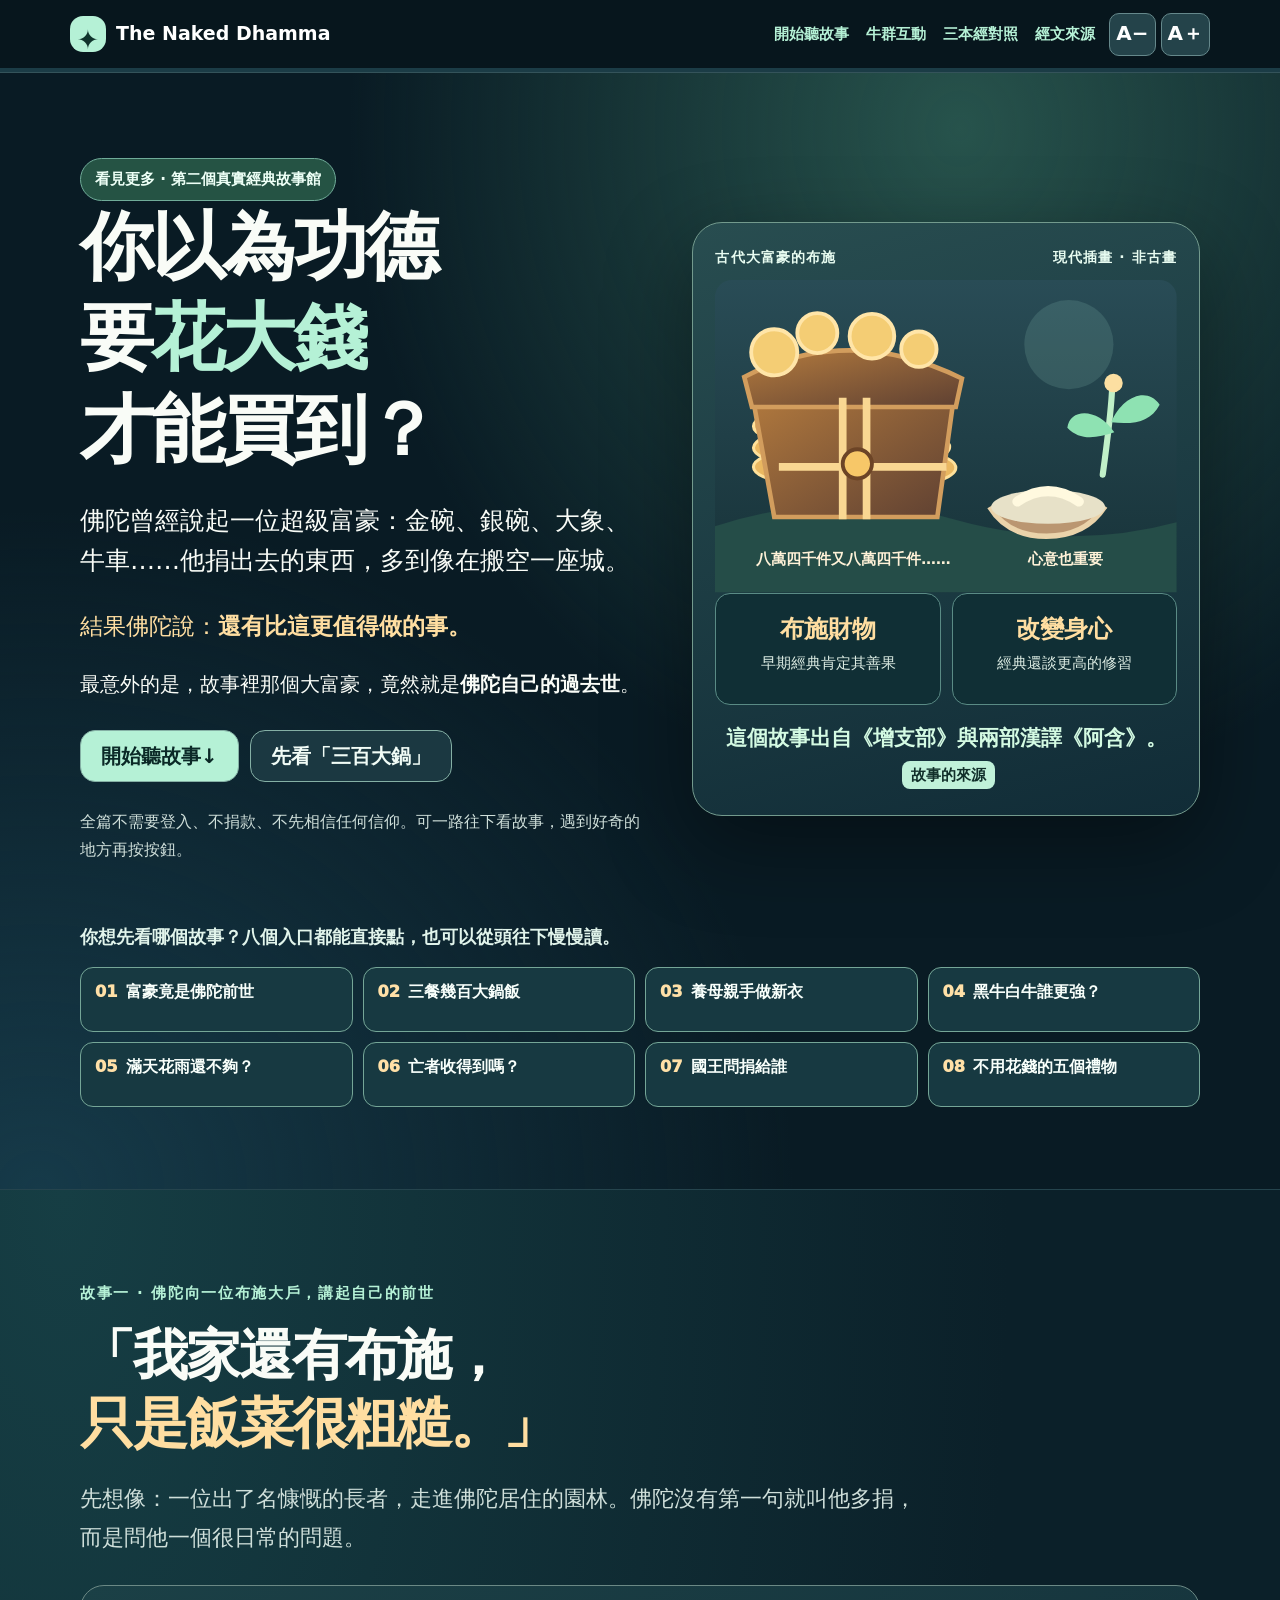
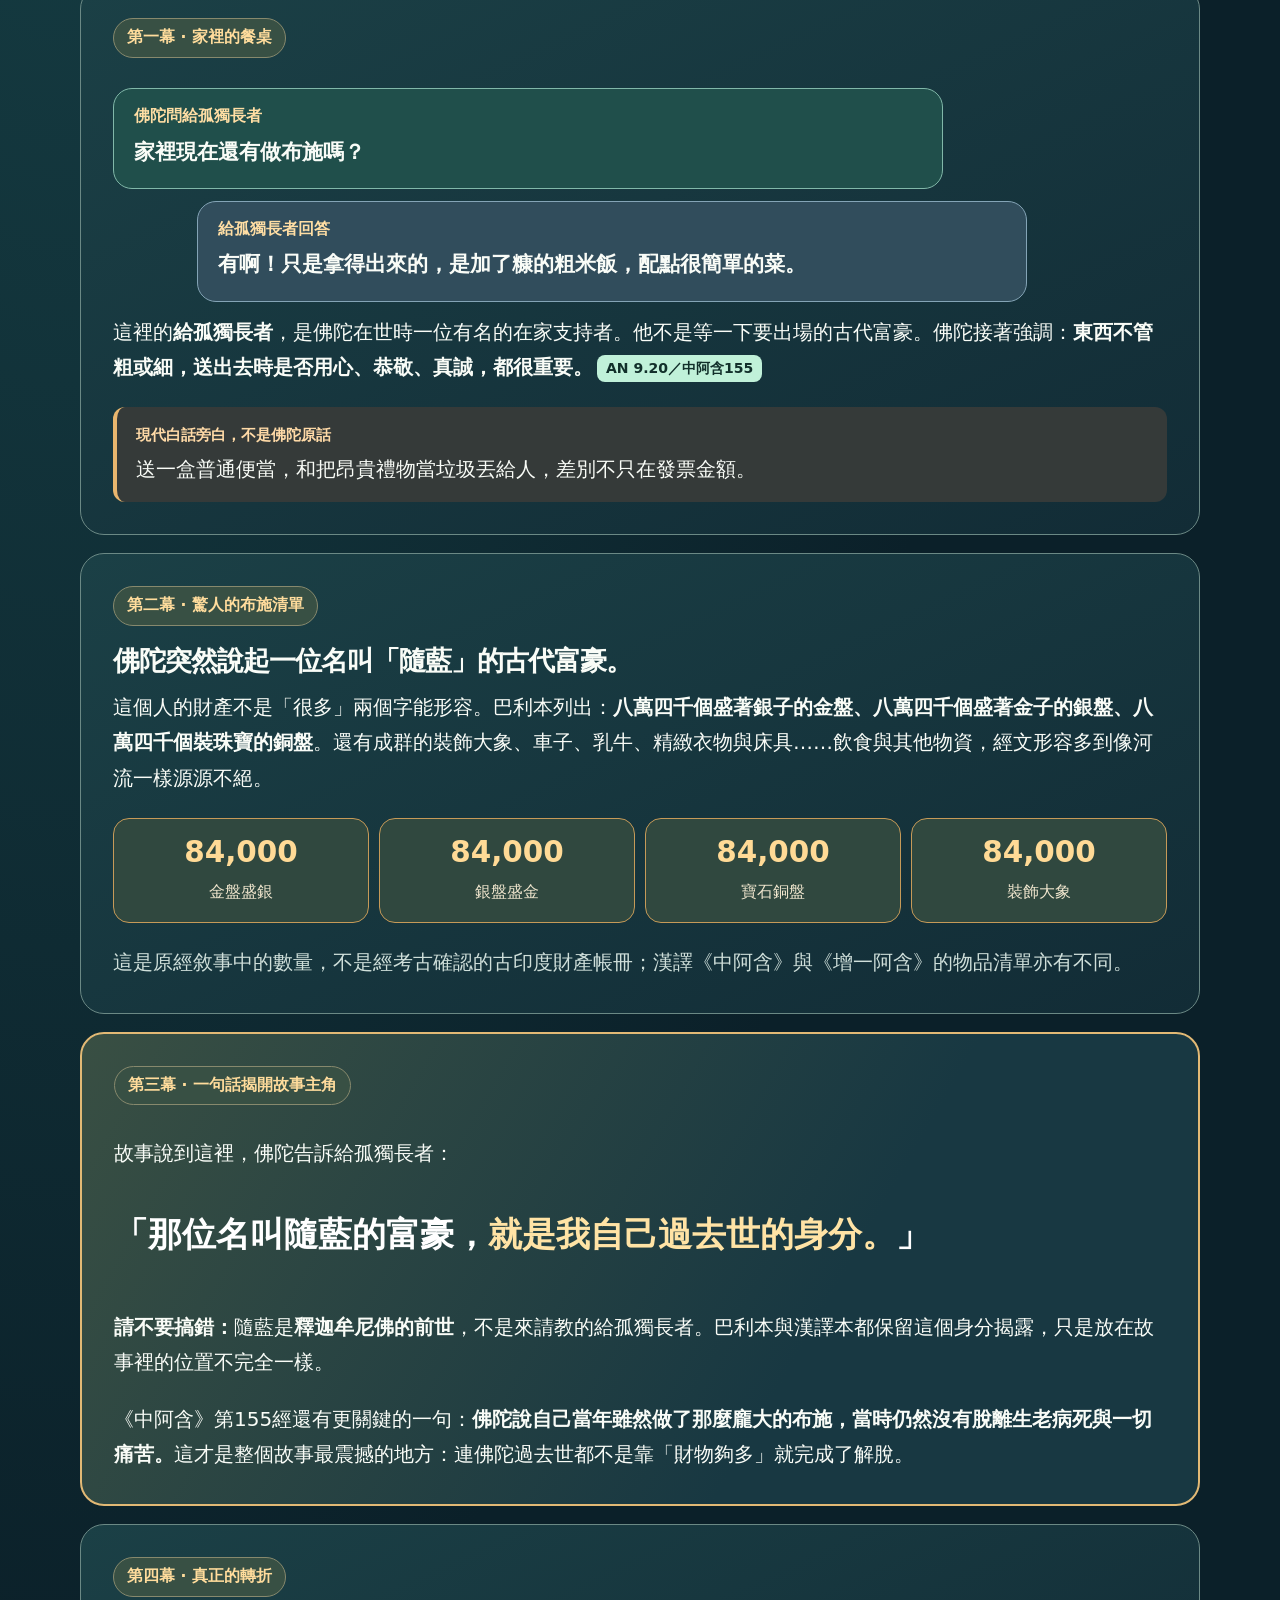
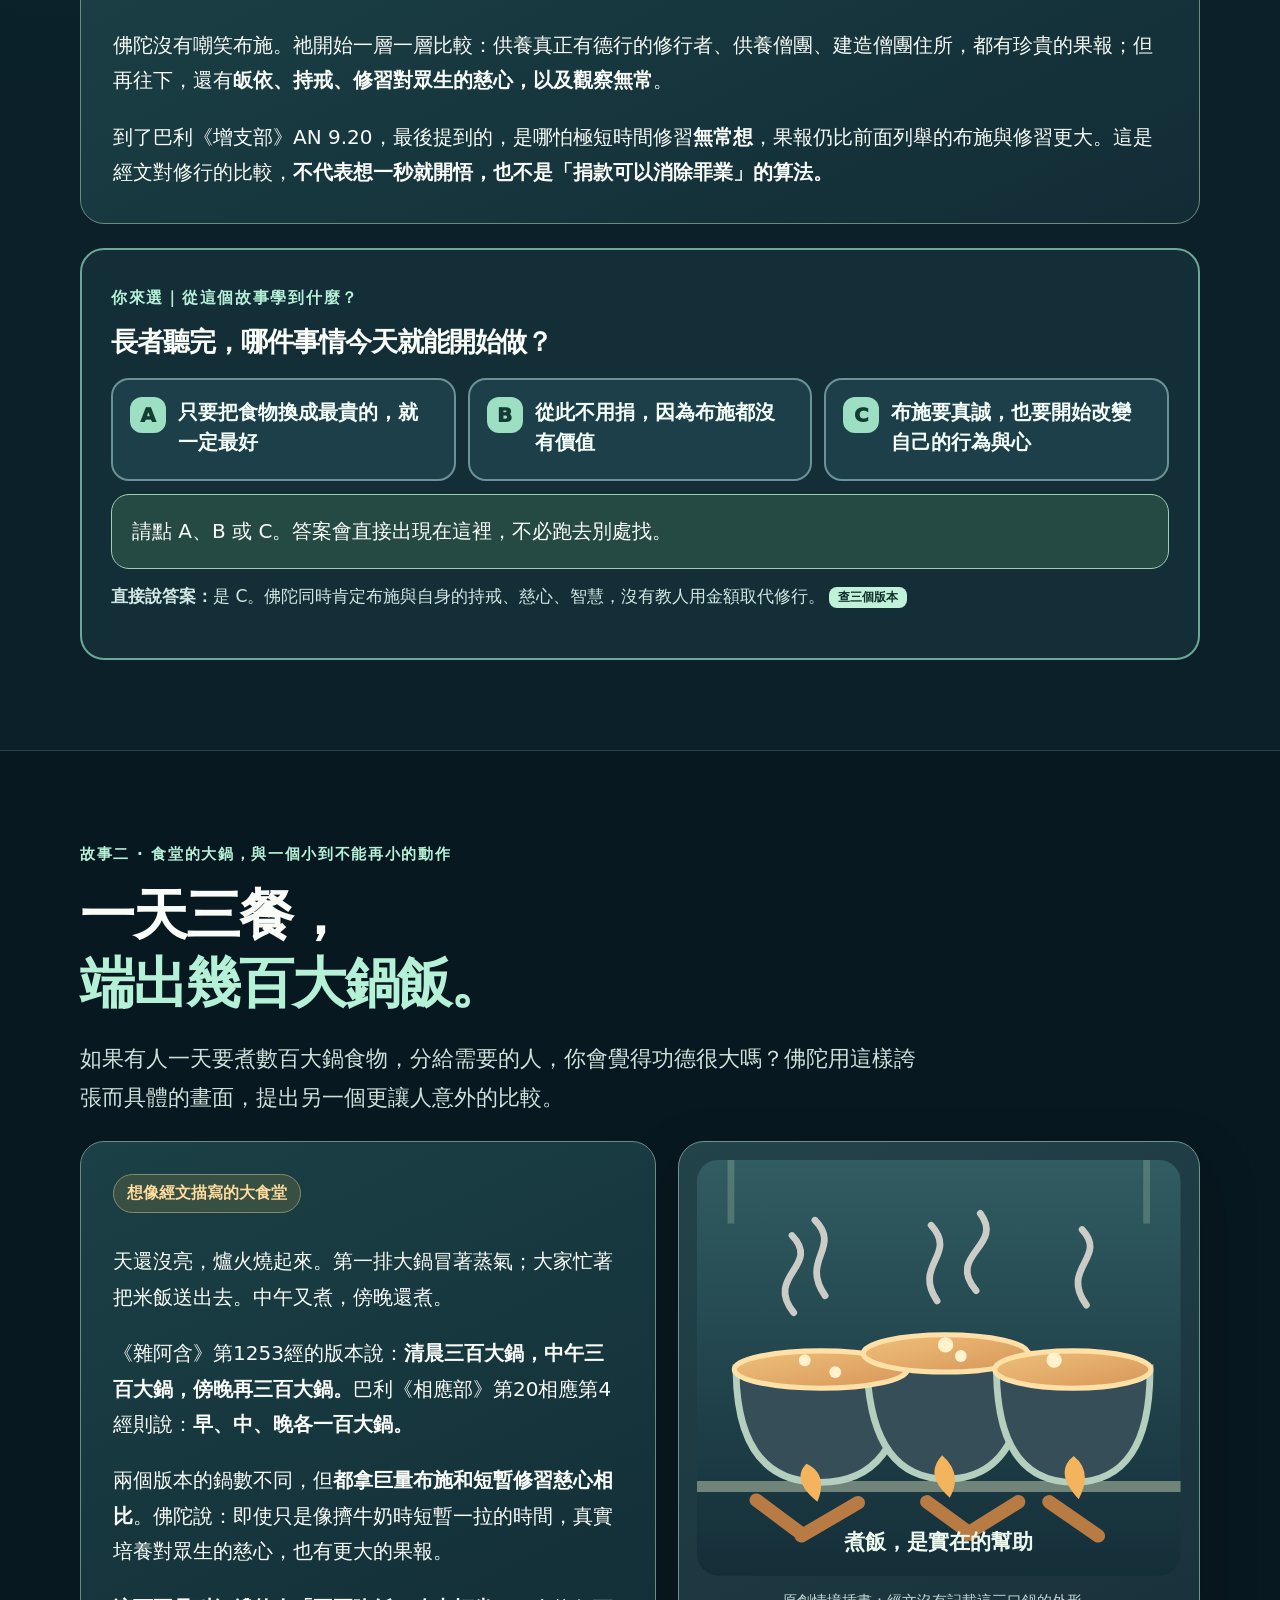
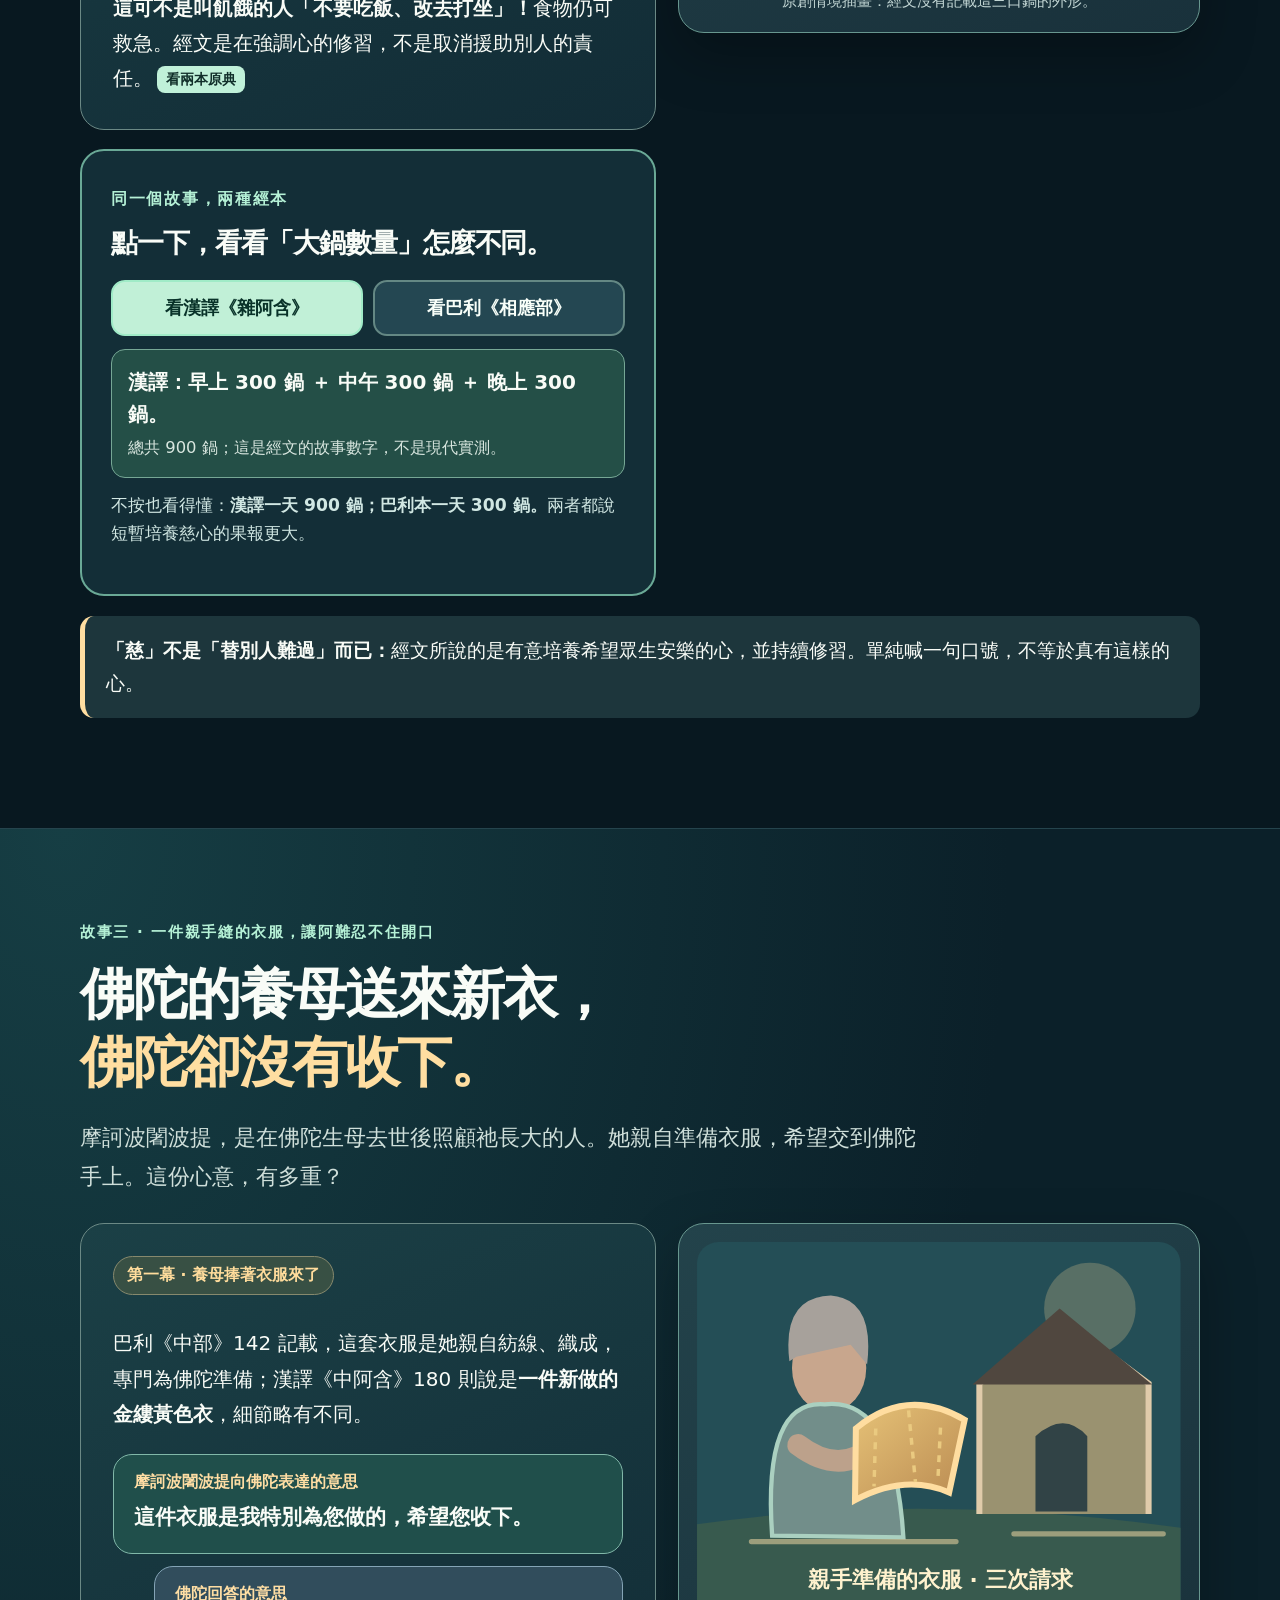
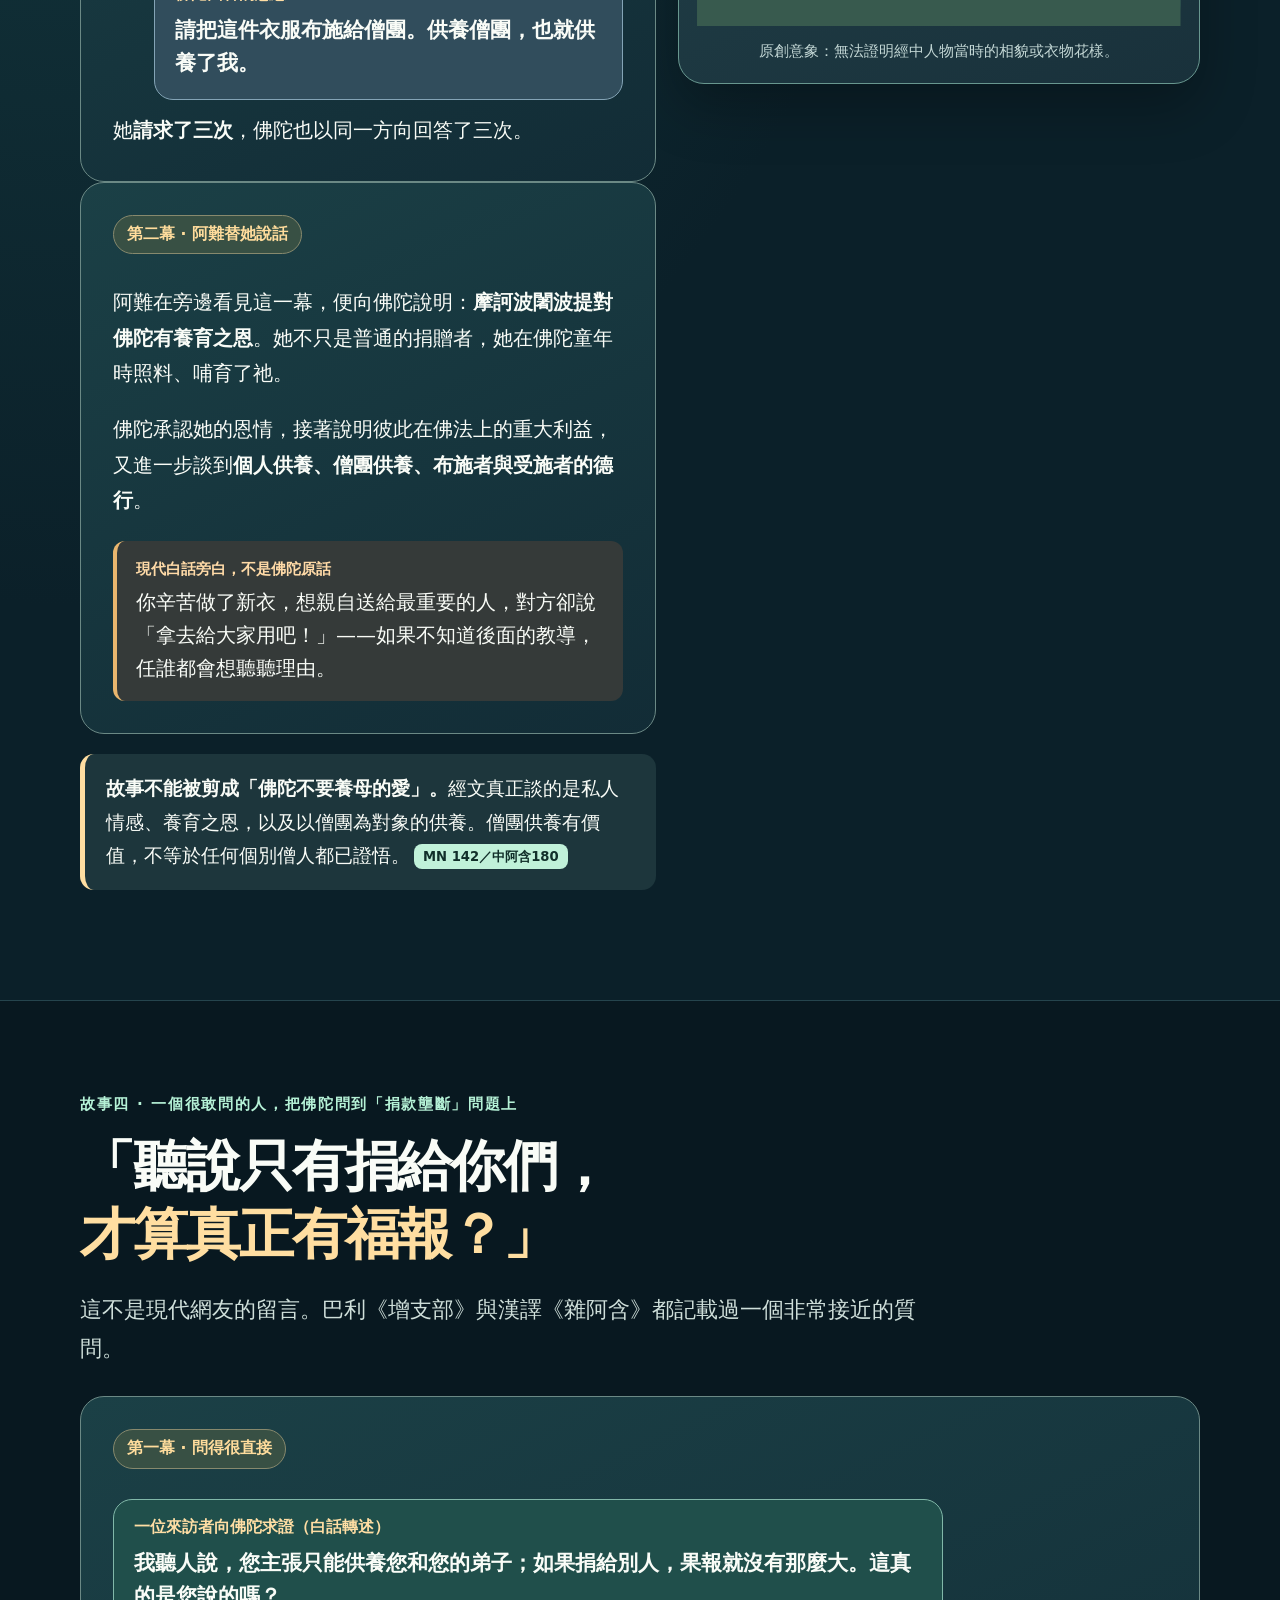
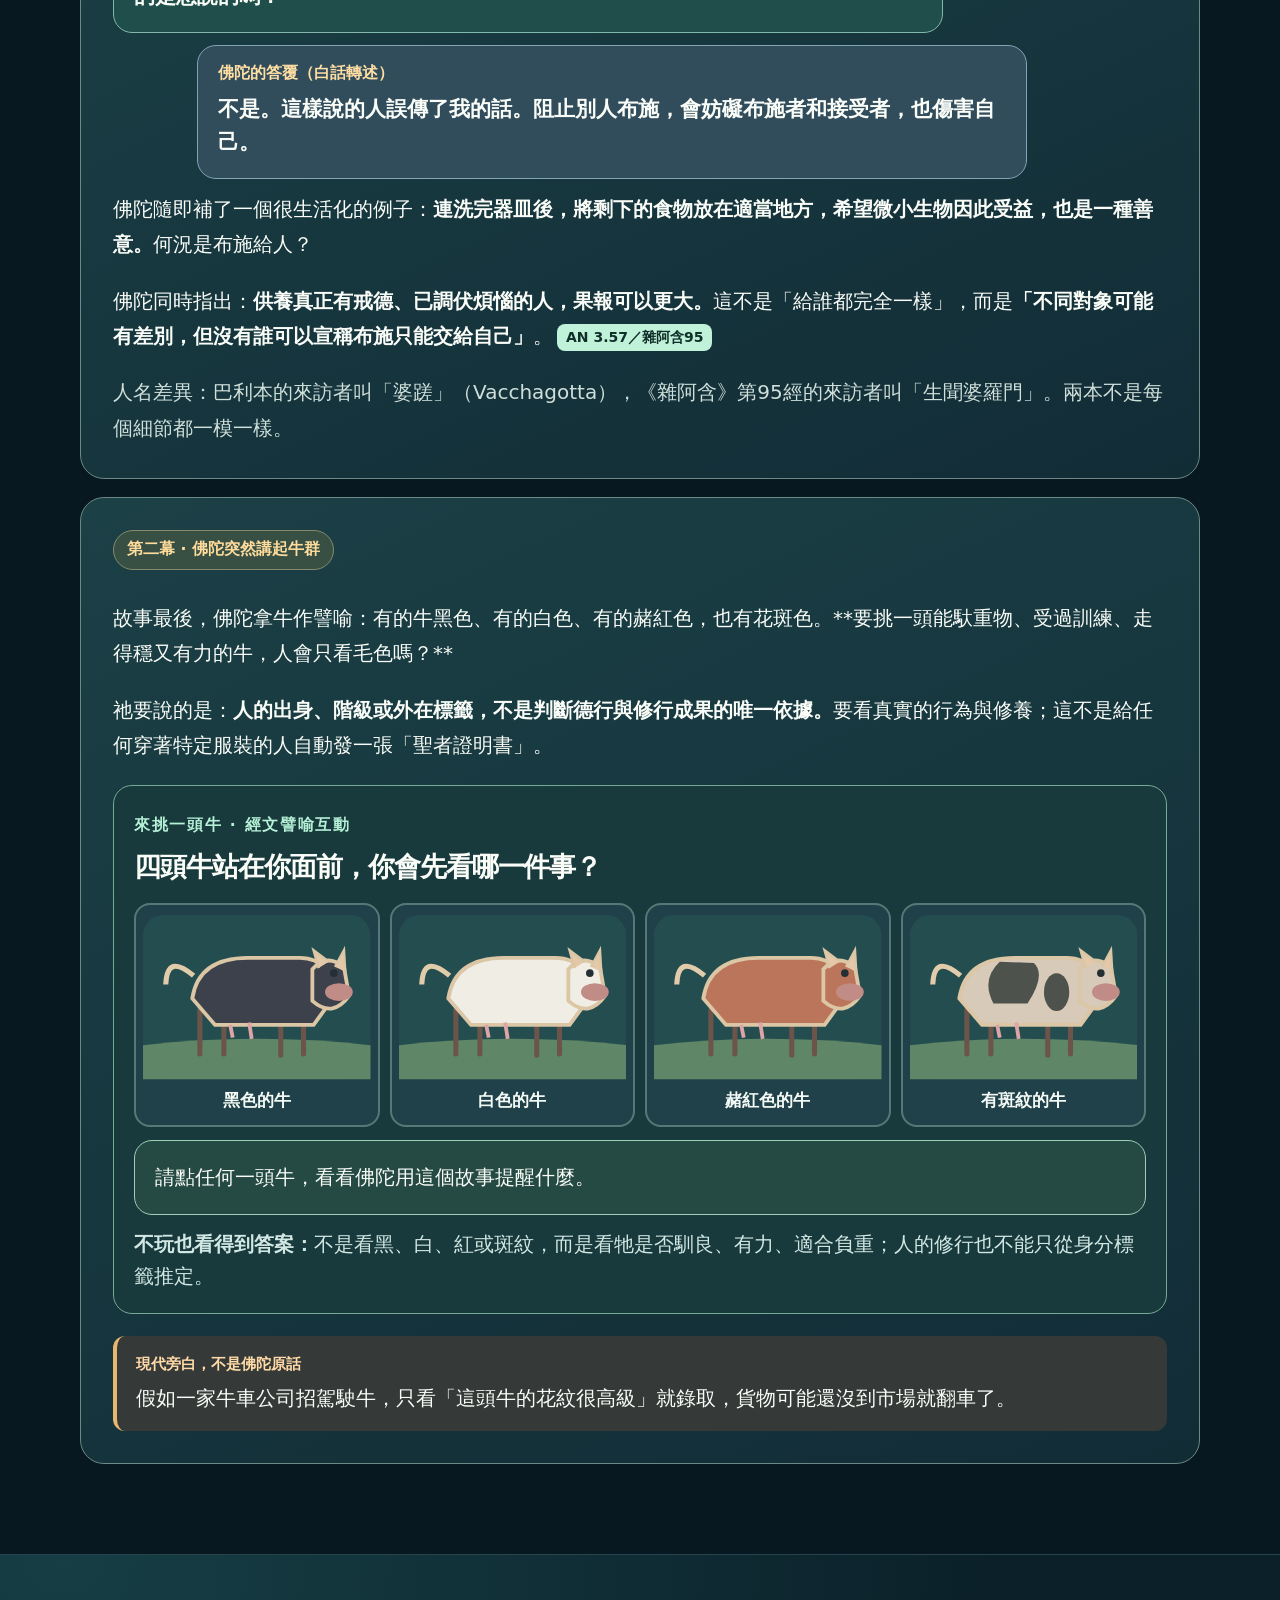
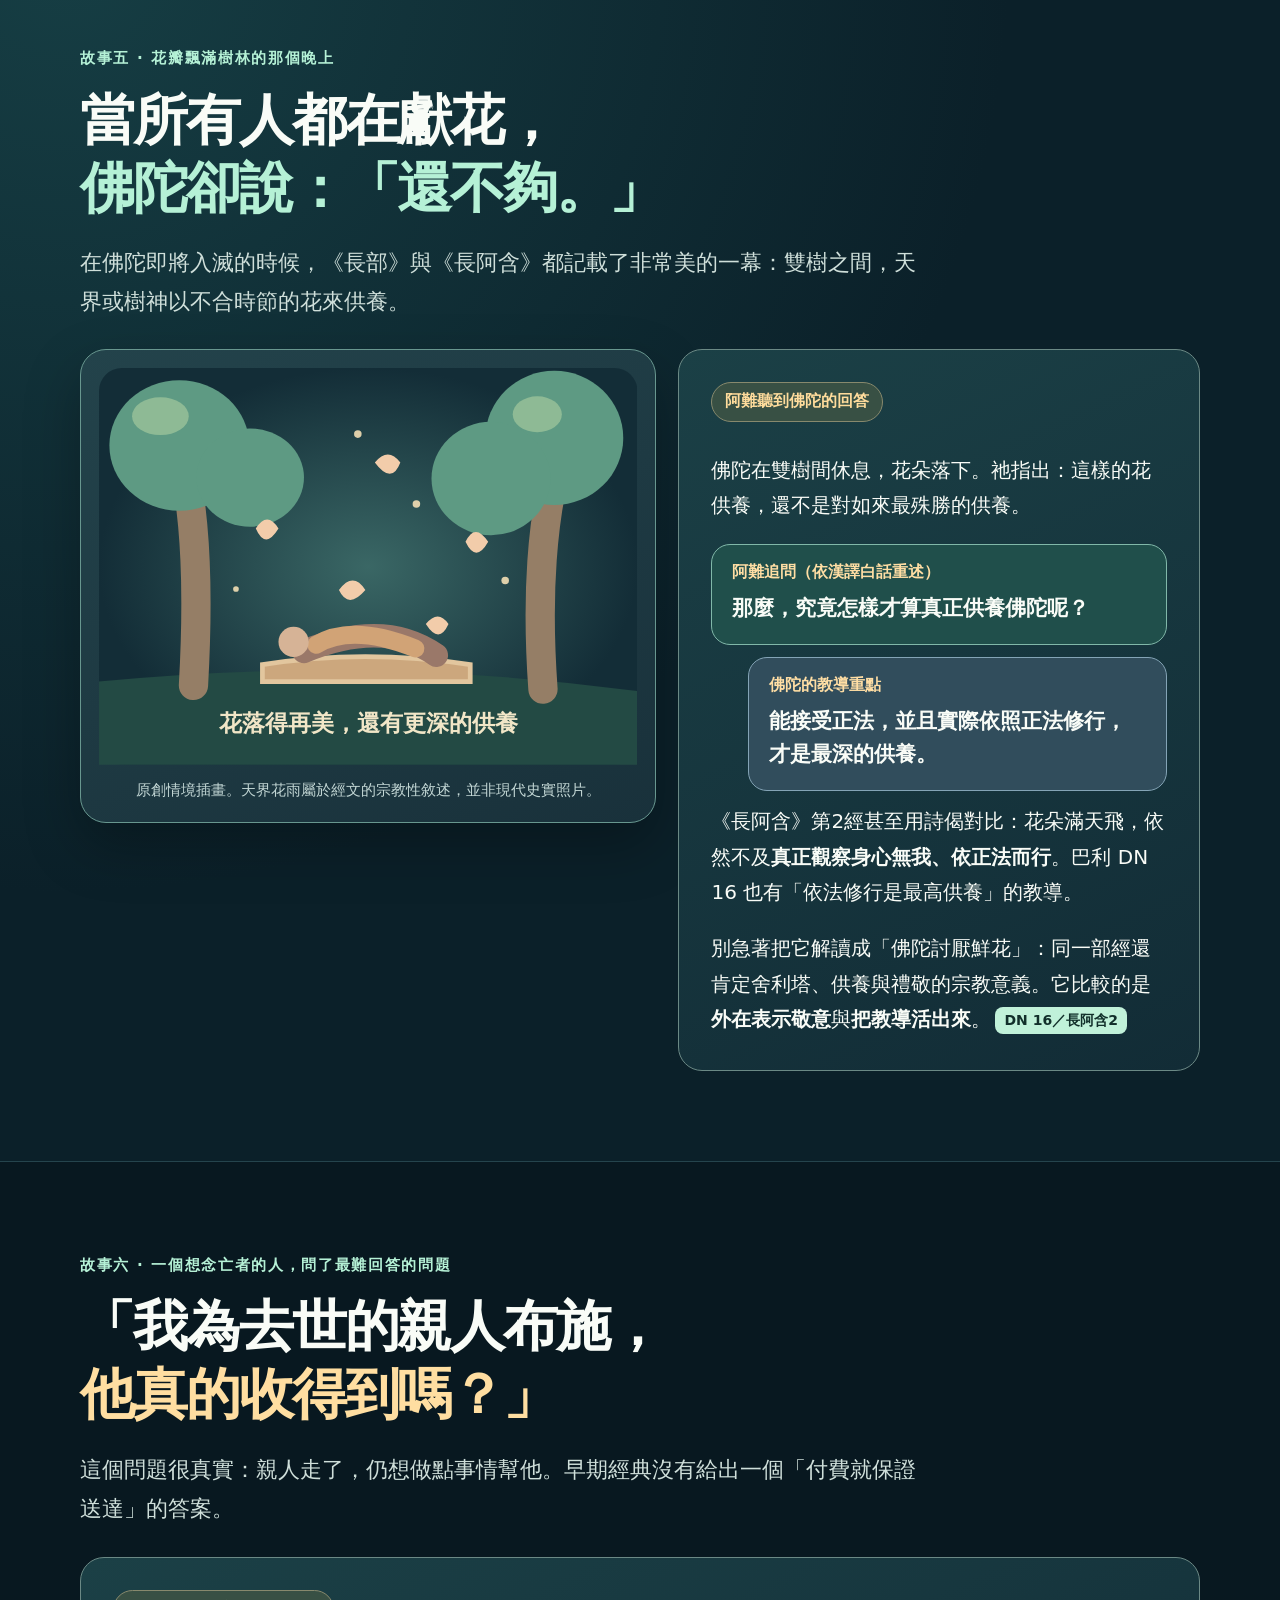
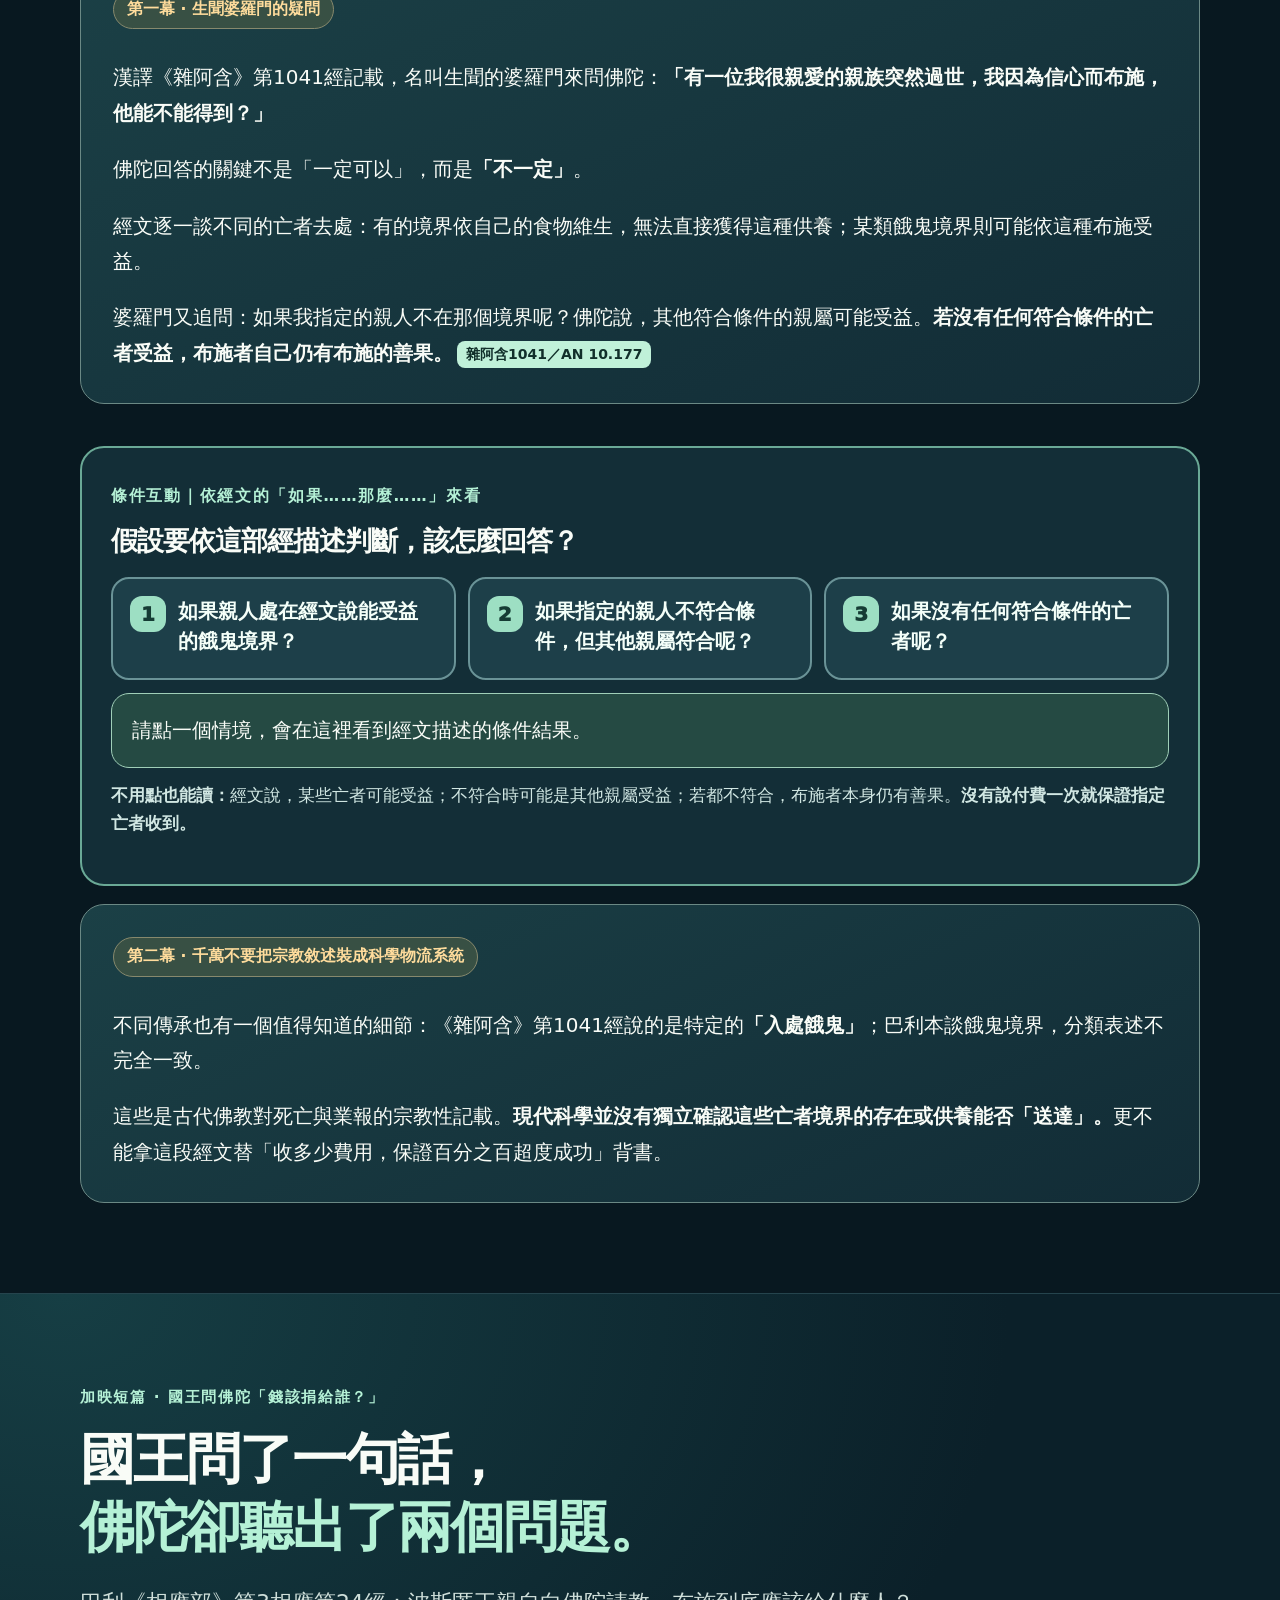
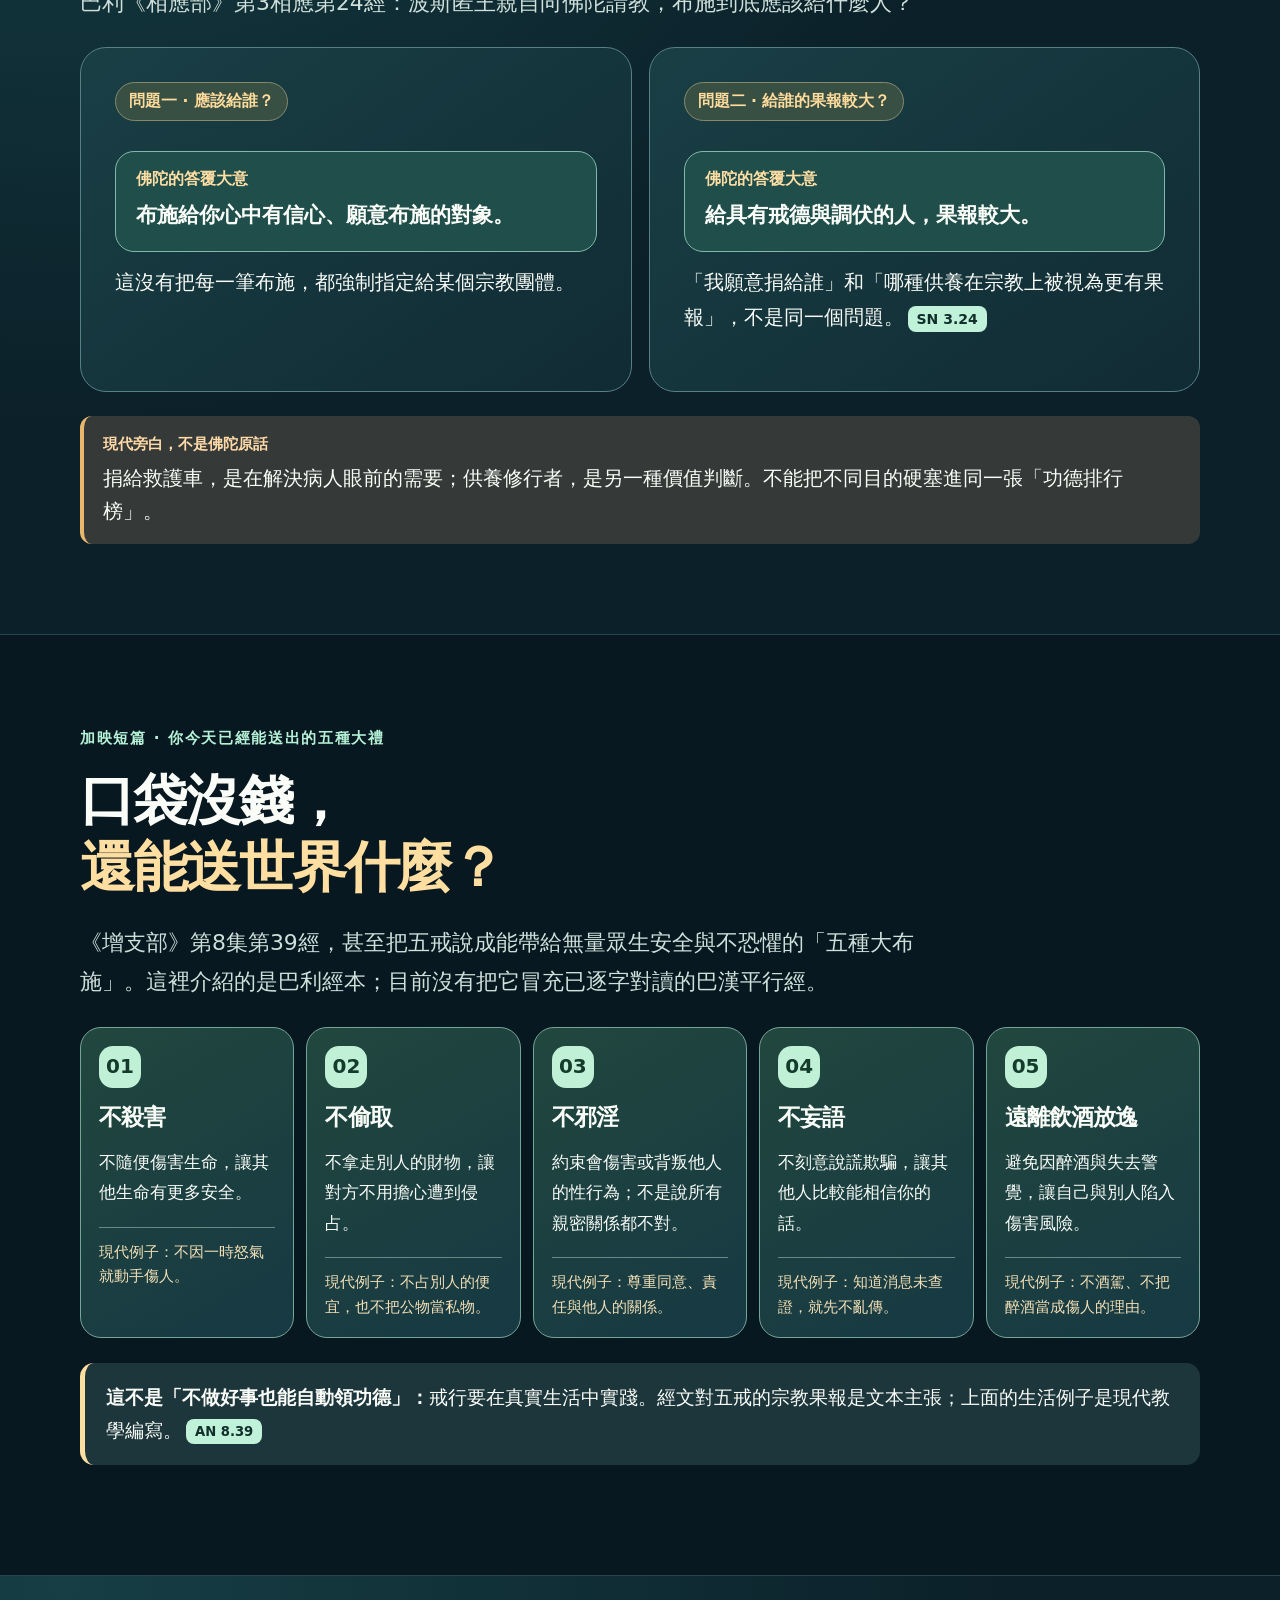
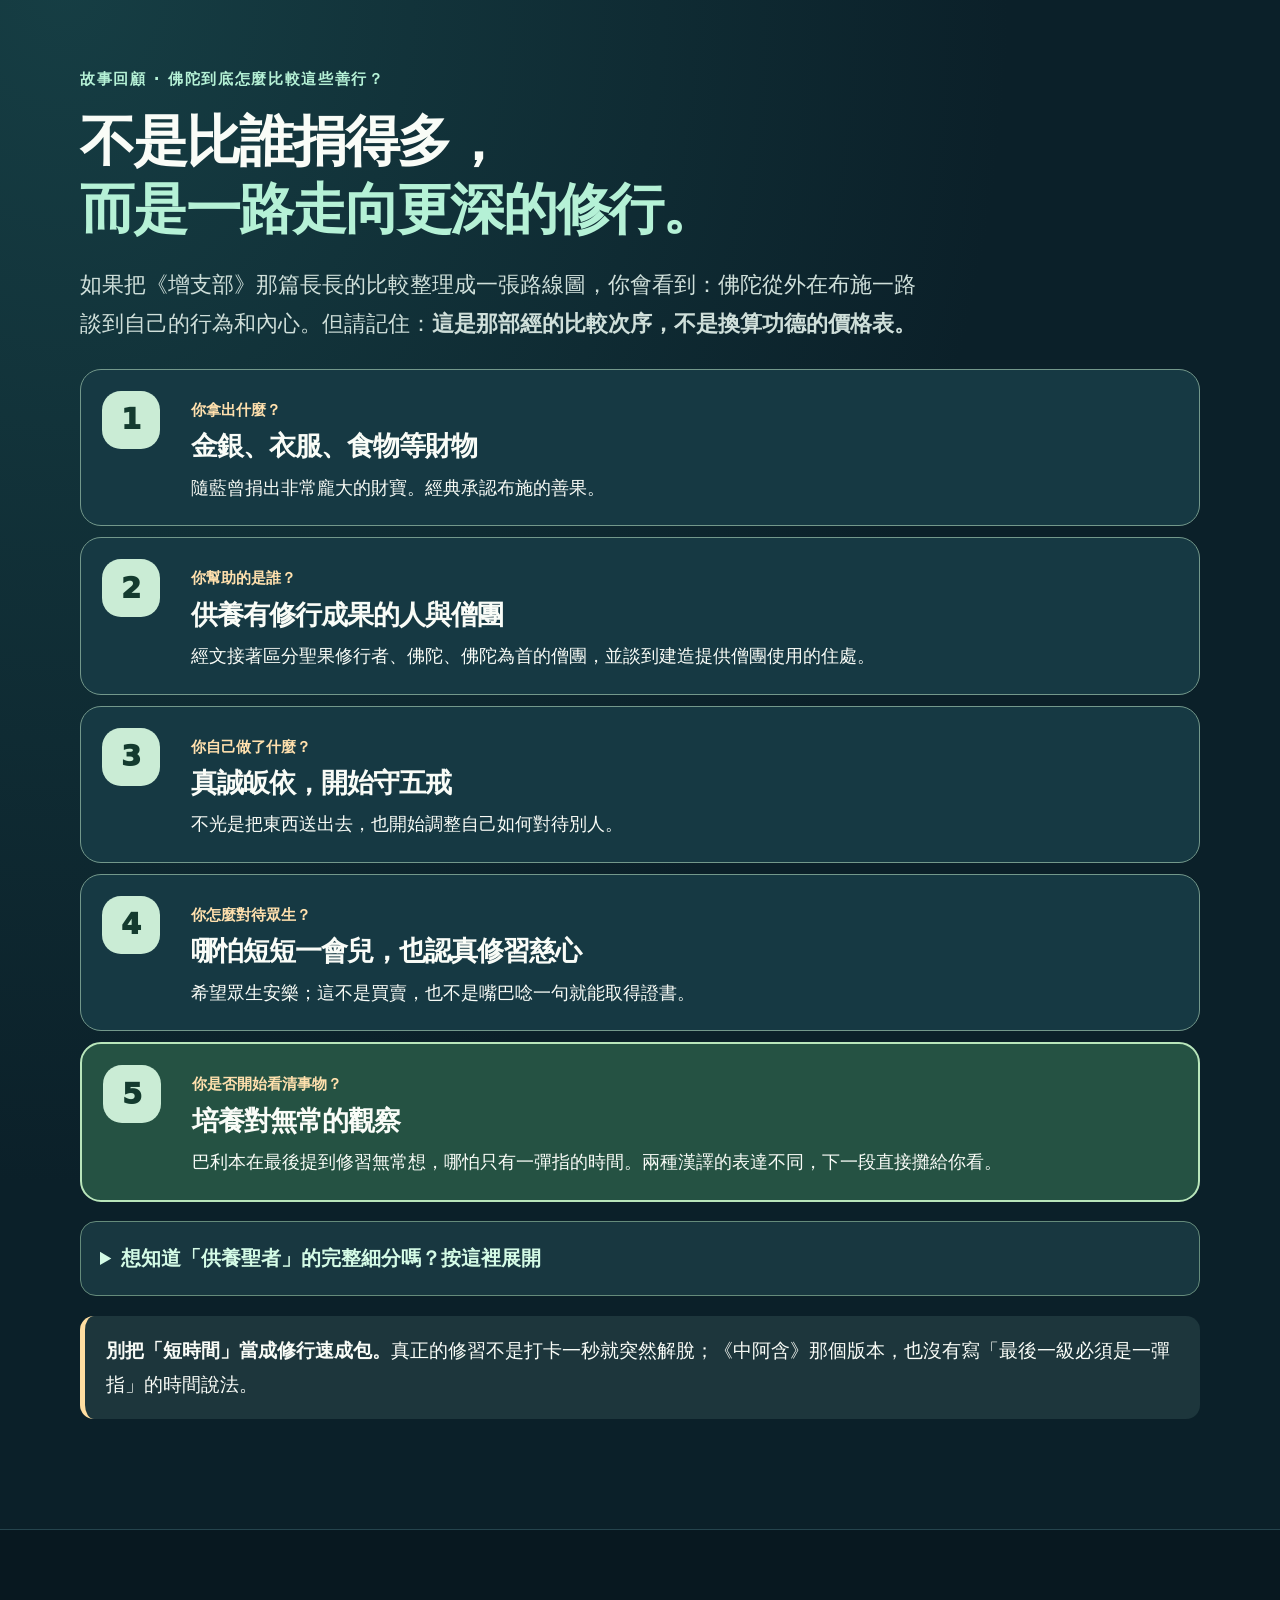
<file: merit.html>
<!doctype html>
<html lang="zh-Hant-TW">
<head>
<meta charset="utf-8">
<meta name="viewport" content="width=device-width, initial-scale=1, viewport-fit=cover">
<meta name="theme-color" content="#081820">
<meta name="description" content="不花錢能有功德嗎？從《中阿含》《雜阿含》與巴利《尼柯耶》六組跨傳承平行經，探索布施、持戒、慈心、智慧與功德商品化。故事、互動及原文查證一次看懂。">
<meta property="og:type" content="article"><meta property="og:title" content="功德不是價目表｜早期佛經互動故事"><meta property="og:description" content="布施一百大鍋食物，和一瞬間真心希望眾生安樂，佛陀怎麼比較？"><meta property="og:locale" content="zh_TW">
<title>功德不是價目表｜布施、慈心與智慧的原典故事｜The Naked Dhamma</title>
<style>
:root{color-scheme:dark;--bg:#081820;--deep:#0d2730;--panel:#12333b;--panel2:#19444a;--ink:#f9fcf7;--muted:#cfdfda;--mint:#b5f1d6;--lime:#daf5c6;--gold:#ffdea1;--rose:#f8b6ad;--line:#568084;--base:20px;--radius:26px}
*{box-sizing:border-box}html{scroll-behavior:smooth;scroll-padding-top:90px}body{margin:0;background:var(--bg);color:var(--ink);font:400 var(--base)/1.73 system-ui,-apple-system,"PingFang TC","Microsoft JhengHei",sans-serif;-webkit-text-size-adjust:100%;overflow-wrap:anywhere}a{color:var(--mint);text-underline-offset:4px}a:hover{color:#fff}a:focus-visible,button:focus-visible,summary:focus-visible,input:focus-visible{outline:3px solid var(--gold);outline-offset:3px}button{font:inherit;cursor:pointer;touch-action:manipulation}button:disabled{opacity:.65;cursor:not-allowed}h1,h2,h3{line-height:1.23;letter-spacing:-.038em;margin:0}h1{font-size:clamp(2.6rem,6.7vw,4.65rem)}h2{font-size:clamp(2.05rem,4.5vw,3.45rem)}h3{font-size:clamp(1.3rem,2.2vw,1.7rem)}p{margin:.65em 0 1.05em}strong{font-weight:850}.container{width:min(1120px,calc(100% - 36px));margin:auto}.tiny{font-size:.78em}.muted{color:var(--muted)}.gold{color:var(--gold)}.mint{color:var(--mint)}.caps{font-size:.78em;letter-spacing:.11em;font-weight:900;color:var(--mint)}.section{padding:90px 0;border-top:1px solid #25444d;scroll-margin-top:80px}.section:nth-child(even){background:radial-gradient(ellipse at 5% 0%,#163e44 0%,transparent 55%),#0b2029}.section-lead{max-width:850px;font-size:clamp(1.05rem,2.3vw,1.37rem);color:var(--muted);margin-top:22px}.eyebrow{font-size:.76em;font-weight:900;letter-spacing:.11em;color:var(--mint);margin-bottom:15px}.panel{border:1px solid var(--line);border-radius:var(--radius);background:linear-gradient(145deg,#193f45,#112b34);padding:clamp(22px,3vw,34px)}.note{padding:18px 21px;border-left:5px solid var(--gold);border-radius:14px;background:#1d363c;margin:20px 0;font-size:.94em}.note p:last-child{margin:0}.src{display:inline-flex;gap:5px;margin-left:4px;text-decoration:none;font-size:.7em;font-weight:900;color:#112f2a;background:#c0f1d9;border-radius:8px;padding:1px 9px;vertical-align:middle;white-space:nowrap}.src:hover{background:#fff;color:#09281c}.type{display:inline-block;font-size:.66em;border-radius:7px;padding:2px 9px;border:1px solid #789492;color:#e5f6ef;font-weight:900;white-space:nowrap}.type.p1{background:#2b594c;border-color:#85b9a8}.type.p2{background:#30475e;border-color:#7b9ab8}.type.p5{background:#5a4931;border-color:#c9a16c}.button{display:inline-flex;align-items:center;justify-content:center;min-height:52px;padding:12px 20px;border-radius:15px;border:1px solid #85b0a5;background:var(--mint);color:#0b2927;font-weight:900;text-decoration:none;line-height:1.32}.button:hover{background:#e9ffed;color:#0b2927}.button.outline{background:#1b3841;color:#f1fcf6}.button.outline:hover{background:#29505a}.button-row{display:flex;flex-wrap:wrap;gap:11px;margin-top:22px}.skip{position:absolute;left:8px;top:-100px;padding:8px 16px;background:#fff;color:#000;z-index:100}.skip:focus{top:8px}.header{position:sticky;top:0;z-index:20;background:rgba(8,23,29,.97);border-bottom:1px solid #34535a;backdrop-filter:blur(15px)}.header-inner{width:min(1140px,calc(100% - 25px));margin:auto;display:flex;gap:14px;align-items:center;min-height:68px}.logo{display:flex;gap:10px;align-items:center;white-space:nowrap;text-decoration:none;font-weight:900;color:#fff;font-size:.95em}.logo-icon{width:36px;height:36px;display:grid;place-items:center;border-radius:13px;background:var(--mint);color:#10332c;font-size:1.4em}.header nav{display:flex;gap:17px;align-items:center;margin-left:auto}.header nav a{text-decoration:none;font-size:.75em;font-weight:850;white-space:nowrap}.font-tools{display:flex;gap:5px}.font-tools button{background:#24434a;border:1px solid #65888b;color:#fff;border-radius:10px;min-width:44px;min-height:43px;font-weight:850}
.hero{padding:85px 0 82px;background:radial-gradient(ellipse at 82% 17%,#204e48,transparent 40%),radial-gradient(ellipse at 5% 90%,#22394b,transparent 46%),#0a1d25}.hero-grid{display:grid;grid-template-columns:1.06fr .94fr;gap:40px;align-items:center}.hero h1 em{display:block;color:var(--mint);font-style:normal}.hero .lead{font-size:clamp(1.18rem,2.55vw,1.57rem);line-height:1.6;max-width:650px;margin-top:26px}.hero .tag{display:inline-flex;border:1px solid #70ac99;padding:7px 14px;border-radius:100px;background:#255344;color:#edfff6;font-size:.76em;font-weight:850}.hero-visual{border:1px solid #739a8d;border-radius:30px;background:linear-gradient(165deg,#284d50,#112c37);padding:22px;position:relative;overflow:hidden;box-shadow:0 28px 85px #0006}.visual-top{display:flex;justify-content:space-between;color:#e8fcf1;font-size:.7em;font-weight:900;letter-spacing:.08em}.counter-art{display:grid;grid-template-columns:1fr 1fr;align-items:center;gap:8px;padding:13px 0}.gold-coin{width:100%;max-width:165px;margin:auto;filter:drop-shadow(0 9px 15px #0006)}.hand-art{width:100%;max-width:195px;margin:auto}.visual-compare{display:grid;grid-template-columns:1fr 1fr;gap:11px}.visual-compare>div{padding:14px;border:1px solid #5a8b85;border-radius:15px;background:#102f35;text-align:center;min-height:112px}.visual-compare b{display:block;font-size:1.2em;color:var(--gold)}.visual-compare small{display:block;font-size:.73em;color:#deeee5}.visual-quote{text-align:center;margin:15px 0 0;color:#d4fbe3;font-weight:850;font-size:1.04em}.floating{position:absolute;border-radius:50%;background:#d2f9e755;filter:blur(14px);width:110px;height:110px;right:-55px;top:-50px}
.story-rail{display:grid;grid-template-columns:1fr 1fr 1fr;gap:15px;margin:32px 0}.person{border:1px solid var(--line);border-radius:21px;background:#163541;padding:21px;position:relative}.person .badge-num{font-weight:900;font-size:.75em;color:var(--gold);letter-spacing:.04em}.person h3{margin:8px 0}.person p{margin-bottom:0;font-size:.89em}.person::after{content:"→";color:var(--gold);font-size:1.8em;font-weight:900;position:absolute;right:-19px;top:38%;z-index:1}.person:last-child::after{display:none}
.quiz{margin-top:27px}.quiz-options{display:grid;grid-template-columns:repeat(3,1fr);gap:12px}.quiz-options button{background:#1d3f49;color:#f4fff9;border:2px solid #6a9397;border-radius:18px;padding:17px;text-align:left;font-weight:850;line-height:1.5;min-height:103px}.quiz-options button[aria-pressed=true]{background:#315f52;border-color:var(--mint)}.quiz-options button:hover{background:#315563}.quiz-result{border:1px solid #a0cfb8;background:#254a43;border-radius:18px;padding:20px;margin-top:14px;min-height:96px;font-size:1.03em}.quiz-result strong{color:var(--gold)}.quiz-hint{margin-bottom:13px;font-size:.86em;color:var(--muted)}.always{margin-top:13px;color:var(--muted);font-size:.85em}
.ladder{display:grid;gap:10px;margin-top:28px}.rung{display:grid;grid-template-columns:66px 1fr auto;align-items:center;gap:16px;padding:19px 22px;border:1px solid #4e737a;border-radius:19px;background:#17353e}.rung .number{width:52px;height:52px;display:grid;place-items:center;font-size:1.25em;font-weight:900;border-radius:15px;background:#234b4f;color:var(--gold)}.rung strong{font-size:1.1em;display:block}.rung p{font-size:.83em;margin:4px 0 0;color:var(--muted)}.rung .r-label{font-size:.7em;border:1px solid #8aada9;border-radius:100px;padding:5px 12px;white-space:nowrap}.rung.final{background:linear-gradient(125deg,#285b4f,#183841);border:2px solid #b5edcd}.rung.final .number{background:#bcefd5;color:#103a2b}.rung.focus{outline:3px solid var(--gold);outline-offset:2px}.ladder-end{margin-top:14px;color:#dbefdb;font-weight:850}.small-grid{display:grid;grid-template-columns:repeat(2,minmax(0,1fr));gap:17px;margin:24px 0}.glass{padding:24px;background:#173942;border:1px solid #557a79;border-radius:20px}.glass h3{margin:10px 0}.glass p{font-size:.92em}.glass ul{padding-left:1.22em}.glass li{margin-bottom:8px}.story-svg{width:100%;max-height:300px;display:block;margin:auto}.quote{font-size:clamp(1.23rem,2.65vw,1.6rem);line-height:1.55;color:#fff;font-weight:900;margin:20px 0}.quote span{color:var(--mint)}
.parallel{display:grid;grid-template-columns:repeat(3,minmax(0,1fr));gap:15px;margin-top:26px}.parallel-card{border:1px solid #76968d;border-radius:23px;background:#183943;padding:22px}.parallel-card .flag{font-size:.7em;color:var(--gold);font-weight:900}.parallel-card h3{margin:10px 0;font-size:1.36em}.parallel-card p{font-size:.87em}.parallel-card b{color:var(--mint)}.parallel-card .original{font-size:.78em;border-top:1px solid #577376;padding-top:12px;color:#ebeee5}
.scene{display:grid;grid-template-columns:1.05fr .95fr;gap:22px;align-items:center}.scene .art-card{background:#1b3741;border:1px solid #587c79;border-radius:24px;padding:18px}.story-list{display:grid;gap:12px}.story-list .beat{background:#1a3a42;border-left:4px solid var(--gold);padding:14px 18px;border-radius:12px}.story-list p{margin:6px 0;font-size:.93em}
.claims{display:grid;grid-template-columns:repeat(2,minmax(0,1fr));gap:15px;margin:24px 0}.claim{padding:24px;border:1px solid #50767a;border-radius:22px;background:#183540}.claim .claim-name{font-size:.76em;color:var(--gold);font-weight:900}.claim h3{margin:9px 0 12px}.claim p{font-size:.89em}.claim .answer{border-top:1px solid #4e6d70;padding-top:13px;font-size:.91em;color:#e0f5e8}.claim .answer b{color:var(--mint)}
.checkup{margin-top:24px;border:1px solid #709a8d;border-radius:24px;padding:24px;background:#173c3e}.checkup h3{margin-bottom:15px}.check-items{display:grid;grid-template-columns:1fr 1fr;gap:11px}.check-items label{display:flex;align-items:flex-start;gap:12px;cursor:pointer;padding:13px;border:1px solid #6e8887;border-radius:13px;background:#213e45}.check-items input{accent-color:#b8f4d6;min-width:24px;min-height:24px;margin-top:4px}.check-result{padding:15px 17px;background:#294b49;border-radius:14px;margin-top:15px;color:#f6fbed;font-weight:800}
.practice-grid{display:grid;grid-template-columns:repeat(3,minmax(0,1fr));gap:16px;margin-top:27px}.practice-card{background:#173841;border:1px solid #6b9187;border-radius:21px;padding:22px}.practice-card .step{font-weight:900;font-size:.77em;color:var(--gold)}.practice-card h3{margin:10px 0}.practice-card p{font-size:.9em}.practice-card .s{font-weight:850;color:#c5f4db}
.index-top{display:flex;align-items:center;flex-wrap:wrap;gap:8px;margin:19px 0 25px}.evidence-card{border:1px solid #5e8085;border-radius:18px;background:#14313a;padding:20px;margin-top:13px}.evidence-head{display:flex;justify-content:space-between;align-items:start;gap:16px}.evidence-card h3{font-size:1.1em}.evidence-card .id{color:var(--gold);font-size:.78em;font-weight:850}.evidence-card p{font-size:.87em;margin:8px 0}.evidence-links{display:flex;gap:9px;flex-wrap:wrap;margin-top:12px}.evidence-links a{display:inline-block;border-radius:100px;border:1px solid #5f9c88;background:#225347;padding:6px 13px;text-decoration:none;font-size:.77em;font-weight:800}.evidence-links a:hover{background:#37705b}.footer{padding:45px 0 60px;text-align:center;background:#061319;color:#cadcd5;font-size:.83em}.footer a{margin:0 8px}.glossary{display:grid;grid-template-columns:1fr 1fr;gap:14px}.glossary>div{border-left:3px solid #6d9d8e;background:#14343b;padding:16px;border-radius:10px}.glossary strong{display:block}.glossary p{font-size:.85em;margin:6px 0}.print-notice{font-size:.78em;color:var(--muted)}
@media(max-width:970px){.header nav a:nth-child(3){display:none}.hero-grid,.scene{grid-template-columns:1fr}.hero-visual{max-width:620px}.parallel{grid-template-columns:1fr 1fr}.parallel-card:last-child{grid-column:1/-1}.story-rail{grid-template-columns:1fr 1fr}.person:last-child{grid-column:1/-1}}
@media(max-width:700px){:root{--base:20px}.container{width:calc(100% - 30px)}.section{padding:65px 0}.header-inner{min-height:61px;gap:6px}.header nav{display:none}.font-tools{margin-left:auto}.logo{font-size:.82em}.hero{padding:53px 0 65px}.hero .button{width:100%}.hero-visual{padding:18px}.story-rail,.parallel,.quiz-options,.claims,.practice-grid,.small-grid,.glossary,.check-items{grid-template-columns:1fr}.person:last-child,.parallel-card:last-child{grid-column:auto}.person::after{content:"↓";top:auto;bottom:-27px;right:45%;z-index:2}.rung{grid-template-columns:43px 1fr;gap:11px;padding:15px}.rung .number{width:39px;height:39px;font-size:1em}.rung .r-label{grid-column:2;justify-self:start}.visual-compare{gap:8px}.visual-compare>div{min-height:104px;padding:10px}.quiz-options button{min-height:65px}.section-lead{font-size:1.09em}.panel{padding:21px}.evidence-head{display:block}.evidence-head .type{margin-top:8px}.header .font-tools button{min-width:43px}}
@media(max-width:360px){.logo span:last-child{display:none}.container{width:calc(100% - 26px)}.hero .lead{font-size:1.08em}.rung{padding:12px}.section{padding:50px 0}}
@media(prefers-reduced-motion:reduce){html{scroll-behavior:auto}*,*::before,*::after{animation:none!important;transition:none!important}}
@media print{:root{color-scheme:light;--bg:white;--ink:#161616;--muted:#333}body{color:#111;background:#fff}.header,.quiz,.checkup,.button-row{display:none}.section{padding:20px 0;break-inside:avoid}a{color:#164a3b}.panel,.person,.rung,.glass,.claim,.parallel-card,.practice-card,.evidence-card{background:#fff;color:#111;border:1px solid #888}.gold,.mint{color:#184d38}}

/* Story-first revision: stories visible without scripts; controls are enhancements only */
body{font-size:var(--base);line-height:1.77}.hero{background:radial-gradient(ellipse at 75% 5%,#27534c 0%,transparent 45%),radial-gradient(ellipse at 3% 100%,#163a49 0%,transparent 43%),#091b24}
.hero h1{font-size:clamp(2.55rem,5.8vw,4.75rem)}.hero h1 strong{font-weight:950}.hero .hero-question{font-size:1.16em;color:var(--gold);line-height:1.52}.hero-visual svg{display:block;max-width:100%;height:auto}.hero-visual .visual-top{margin-bottom:10px}.hero .button-row{margin:27px 0}
.story-timeline{display:grid;gap:18px;margin-top:28px}.story-beat{position:relative;padding:clamp(22px,3vw,32px);border:1px solid #6b8985;border-radius:24px;background:linear-gradient(155deg,#1b4046,#122c36)}.story-beat p{font-size:1em}.story-beat p:last-child{margin-bottom:0}
.scene-index{display:inline-block;font-size:.78em;font-weight:900;color:#ffdc9c;background:#385044;border:1px solid #87896d;padding:5px 13px;border-radius:100px;margin:0 0 18px}.speech{position:relative;padding:14px 20px;border-radius:19px;background:#204f4b;border:1px solid #81b8a9;margin:12px 0;max-width:830px}.speech-right{background:#314d5c;border-color:#84a4b6;margin-left:8%}.speech .speaker{display:block;font-size:.78em;font-weight:850;color:#ffdea4}.speech p{margin:5px 0!important;font-size:1.05em;font-weight:750;line-height:1.58}
.aside-fun{margin-top:22px;border-left:4px solid #e9b66e;background:#353a39;padding:16px 19px;border-radius:12px;line-height:1.65}.aside-fun span{display:block;color:#ffdaa7;font-weight:900;font-size:.75em;margin-bottom:5px}.treasure-roll{display:grid;grid-template-columns:repeat(4,1fr);gap:10px;margin:22px 0}.treasure-roll>div{background:#30483f;border:1px solid #c69a58;border-radius:16px;padding:14px 8px;text-align:center}.treasure-roll b{display:block;font-size:clamp(1.25rem,2.3vw,2.1rem);line-height:1.35;color:#ffda96}.treasure-roll span{font-size:.79em;color:#f0e6ce}
.story-beat.climax{border:2px solid #e2b975;background:linear-gradient(120deg,#394f43,#183842 65%)}.big-reveal{font-size:clamp(1.42rem,3.5vw,2.1rem)!important;font-weight:850;line-height:1.58;color:#fff;padding:14px 0}.big-reveal em{font-style:normal;color:#ffe3a5}
.play-panel{background:#132e37;border:2px solid #6aa996;border-radius:24px;padding:clamp(22px,3vw,29px);margin-top:24px}.play-panel h3{margin:11px 0 20px}.play-panel.compact{margin-top:19px}.quiz-options button{display:flex;gap:12px;align-items:flex-start}.option-mark{flex:0 0 36px;height:36px;border-radius:12px;background:#9ddfc3;color:#153c34;display:grid;place-items:center;font-weight:950}.quiz-result{min-height:0;margin-top:13px;font-size:1em;line-height:1.65}.quiz-result:empty{display:none}.always{color:#d1e7e3;font-size:.86em;line-height:1.63}
.story-scene{align-items:start}.illustration{padding:18px;border:1px solid #68978f;background:linear-gradient(155deg,#23434b,#19313b);border-radius:26px;box-shadow:0 23px 55px #0004}.illustration svg{display:block;width:100%;height:auto}.illustration>p{color:#c3d7d5;font-size:.76em;text-align:center;margin:12px 0 0}.switch-row{display:grid;grid-template-columns:1fr 1fr;gap:10px}.switch-choice{min-height:56px;background:#244752;color:#f8fff9;border:2px solid #648884;border-radius:14px;font-size:.9em;font-weight:850;padding:10px}.switch-choice[aria-pressed=true]{background:#c1f0d7;color:#093229;border-color:#a0ebc7}.pot-result{margin-top:13px;background:#244f47;border:1px solid #76a795;border-radius:14px;padding:16px;line-height:1.6}.pot-result strong,.pot-result span{display:block}.pot-result span{color:#d8e6df;font-size:.82em;margin-top:5px}
@media(max-width:900px){.treasure-roll{grid-template-columns:1fr 1fr}.hero-grid{grid-template-columns:1fr}.hero-visual{max-width:700px;margin:auto}}
@media(max-width:680px){.hero{padding-top:42px}.story-beat{padding:21px}.speech{padding:14px}.speech-right{margin-left:4%}.treasure-roll{gap:7px}.treasure-roll>div{padding:10px 6px}.switch-row{grid-template-columns:1fr}.play-panel{padding:18px}.quiz-options button{font-size:1em;min-height:68px}.hero .button{width:100%}}
@media print{.story-beat,.speech,.play-panel,.illustration{background:#fff!important;color:#111!important;border:1px solid #666}.speech .speaker,.story-beat .scene-index{color:#333}.big-reveal,.big-reveal em{color:#111!important}}

/* Character-driven scenes and illustrated games */
.cow-game{margin-top:22px;border:1px solid #76aa94;background:#193a3d;padding:20px;border-radius:19px}.cow-game h3{margin:8px 0 20px}
.cow-grid{display:grid;grid-template-columns:repeat(4,minmax(0,1fr));gap:10px}.cow-choice{color:#f3faf5;background:#204149;border:2px solid #547a77;padding:10px 7px;border-radius:16px;min-width:0;min-height:150px;font-size:.83em;font-weight:900}.cow-choice svg{display:block;max-width:100%;height:auto;margin:auto}.cow-choice span{display:block;margin-top:6px}.cow-choice[aria-pressed=true]{background:#316154;border-color:#bbefcf}.cow-choice:hover{background:#32636b}
.gift-grid{display:grid;grid-template-columns:repeat(5,minmax(0,1fr));gap:12px;margin:25px 0}.gift-card{background:linear-gradient(150deg,#21473e,#163943);border:1px solid #76a597;border-radius:21px;padding:18px;min-width:0}.gift-n{display:inline-grid;place-items:center;width:42px;height:42px;border-radius:14px;background:#c0f1d7;color:#153b2c;font-weight:900}.gift-card h3{font-size:1.17em;margin:15px 0}.gift-card p{font-size:.87em}.gift-example{border-top:1px solid #648a85;padding-top:12px;color:#f3dfb6;font-size:.76em;line-height:1.6}
@media(max-width:1050px){.gift-grid{grid-template-columns:repeat(3,minmax(0,1fr))}}
@media(max-width:700px){.cow-grid{grid-template-columns:1fr 1fr}.gift-grid{grid-template-columns:1fr 1fr}.gift-card{padding:16px}.gift-card h3{font-size:1.1em}}
@media(max-width:380px){.gift-grid{grid-template-columns:1fr}.cow-choice{min-height:0}.cow-game{padding:13px}}
@media print{.cow-choice,.gift-card,.cow-game{color:#111;background:#fff;border-color:#777}.gift-card h3,.gift-card p,.gift-card .gift-example{color:#111}}

.path-map{display:grid;gap:11px;margin-top:25px}.path-row{display:grid;grid-template-columns:69px 1fr;gap:20px;align-items:start;padding:21px;border:1px solid #73988b;background:#163943;border-radius:21px}.path-row .path-number{width:58px;height:58px;border-radius:19px;display:grid;place-items:center;background:#caecd5;color:#143b2f;font-weight:950;font-size:1.45em}.path-row h3{margin:3px 0 9px}.path-row p{font-size:.92em;margin:0}.path-kicker{font-size:.76em;color:#ffe0ad;font-weight:900}.path-last{background:#255243;border:2px solid #b9e6bb}.deep-accordion{background:#183740;border:1px solid #658b7b;border-radius:16px;margin:19px 0}.deep-accordion summary{cursor:pointer;padding:19px;font-weight:900;color:#d4fbe6}.deep-accordion .inner{padding:0 20px 20px}.deep-accordion .inner p{font-size:.88em}.version-triptych{display:grid;grid-template-columns:repeat(3,minmax(0,1fr));gap:15px;margin-top:26px}.version-story{background:#1b3d46;border:1px solid #749486;border-radius:22px;padding:23px}.version-story h3{font-size:1.24em;margin:13px 0}.version-label{font-size:.75em;font-weight:900;color:#ffe0aa;line-height:1.5}.version-story .version-big{font-size:1.3em;color:#c1f3d6;font-weight:900;margin:20px 0}.version-story .version-small{border-top:1px solid #5f7e7d;padding-top:13px;color:#d4e3dd;font-size:.84em}.compare-summary{margin-top:18px;padding:25px;background:#284c42;border-radius:20px;border:1px solid #90c4a8}.compare-summary strong{color:#ffdda5}.compare-summary p{margin:9px 0 0}
.modern-scenes{display:grid;grid-template-columns:repeat(2,minmax(0,1fr));gap:17px;margin:27px 0}.modern-card{background:#1b3640;border:1px solid #5d8887;border-radius:22px;padding:25px}.modern-id{display:inline-block;color:#efce9f;font-weight:850;font-size:.73em}.modern-head{display:flex;gap:15px;align-items:flex-start;margin:12px 0 18px}.modern-head>span{flex:0 0 auto;width:52px;height:52px;display:grid;place-items:center;font-size:1.35em;border-radius:16px;background:#294d51}.modern-head h3{font-size:1.24em;line-height:1.4}.modern-card>p{font-size:.95em}.modern-answer{padding:17px;background:#24463f;border-left:4px solid #9ed3b8;border-radius:12px;font-size:.87em;line-height:1.72}.modern-answer strong{color:#ffdbab}
@media(max-width:900px){.version-triptych{grid-template-columns:1fr}.modern-scenes{grid-template-columns:1fr}}
@media(max-width:700px){.path-row{grid-template-columns:49px 1fr;gap:13px;padding:16px}.path-row .path-number{width:43px;height:43px;font-size:1.1em}.modern-card,.version-story{padding:19px}.version-story .version-big{font-size:1.21em}}
@media print{.path-row,.version-story,.modern-card,.modern-answer{background:#fff;color:#111;border:1px solid #888}}

.episode-shell{padding-top:30px}.episode-shell>p{font-size:.88em;font-weight:850;color:#e1f4eb;margin-bottom:14px}.episode-menu{display:grid;grid-template-columns:repeat(4,minmax(0,1fr));gap:10px}.episode-menu a{border:1px solid #75a697;background:#173941;color:#f8fffb;border-radius:13px;padding:12px 14px;text-decoration:none;font-size:.81em;font-weight:850;line-height:1.48;min-height:65px}.episode-menu a:hover{background:#2f6056}.episode-menu span{color:#ffe0a7;font-weight:950;padding-right:8px}.reading-track{height:4px;background:#1b3c46}.reading-track span{display:block;width:0;height:100%;background:linear-gradient(90deg,#b2eac4,#ffd79d);transition:width .1s ease}.quiz-options button[aria-pressed=true]{background:#356456;border-color:#b6f7d2}.quiz-options button:focus-visible,.cow-choice:focus-visible,.switch-choice:focus-visible{outline:4px solid #ffe1a6;outline-offset:3px}.episode-menu a:focus-visible{outline:4px solid #ffe1a6}
@media(max-width:1000px){.episode-menu{grid-template-columns:repeat(2,minmax(0,1fr))}}
@media(max-width:620px){.episode-menu{grid-template-columns:1fr 1fr}.episode-menu a{font-size:.76em;padding:10px;min-height:70px}.episode-menu span{display:block;padding:0}}
@media(max-width:380px){.episode-menu{grid-template-columns:1fr}.episode-menu span{display:inline}}
@media(prefers-reduced-motion:reduce){.reading-track span{transition:none}}

/* Keep the masthead compact even at the largest reader font on narrow phones. */
@media(max-width:680px){
 .header-inner{min-width:0;max-width:100%;gap:6px}
 .header .logo{font-size:16px;min-width:0;flex:0 1 auto;white-space:nowrap}
 .header .logo span:last-child{display:inline-block;min-width:0;max-width:min(185px,calc(100vw - 145px));overflow:hidden;text-overflow:ellipsis;white-space:nowrap}
 .header .logo .logo-icon{flex:0 0 36px}
 .font-tools{flex:0 0 auto;margin-left:auto}
 .font-tools button{min-width:43px;width:43px;padding:0}
}
@media(max-width:360px){.header .logo span:last-child{display:none}}
</style>
<meta property="og:url" content="https://t14210184.github.io/The-Naked-Dhamma/merit.html"><meta property="og:image" content="https://t14210184.github.io/The-Naked-Dhamma/social-merit.png"><meta property="og:image:width" content="1200"><meta property="og:image:height" content="630"><meta property="og:image:alt" content="功德不是價目表｜早期佛經互動故事"><link rel="canonical" href="https://t14210184.github.io/The-Naked-Dhamma/merit.html">
</head>
<body>
<a class="skip" href="#main">跳到正文</a>
<header class="header">
 <div class="header-inner">
  <a class="logo" href="./index.html" aria-label="回到《看見更多》第一篇"><span class="logo-icon" aria-hidden="true">✦</span><span>The Naked Dhamma</span></a>
  <nav aria-label="文章導覽"><a href="#story">開始聽故事</a><a href="#monopoly">牛群互動</a><a href="#compare">三本經對照</a><a href="#library">經文來源</a></nav>
  <div class="font-tools" aria-label="閱讀字級"><button type="button" id="fontDown" aria-label="縮小字體">A−</button><button type="button" id="fontUp" aria-label="放大字體">A＋</button></div>
 </div>
<div class="reading-track" aria-hidden="true"><span id="readingFill"></span></div></header>
<main id="main">
<section class="hero" id="top">
 <div class="container hero-grid">
  <div>
   <span class="tag">看見更多 · 第二個真實經典故事館</span>
   <h1 id="hero-title">你以為功德<br>要<strong class="mint">花大錢</strong><br>才能買到？</h1>
   <p class="lead">佛陀曾經說起一位超級富豪：金碗、銀碗、大象、牛車……他捐出去的東西，多到像在搬空一座城。</p>
   <p class="hero-question">結果佛陀說：<strong>還有比這更值得做的事。</strong></p>
   <p>最意外的是，故事裡那個大富豪，竟然就是<strong>佛陀自己的過去世</strong>。</p>
   <div class="button-row"><a href="#story" class="button">開始聽故事 <span aria-hidden="true">↓</span></a><a href="#metta" class="button outline">先看「三百大鍋」</a></div>
   <p class="tiny muted">全篇不需要登入、不捐款、不先相信任何信仰。可一路往下看故事，遇到好奇的地方再按按鈕。</p>
  </div>
  <div class="hero-visual" aria-label="具象插畫：裝滿金銀器皿的寶箱、布施食物的木碗，與象徵慈心的嫩芽">
   <div class="visual-top"><span>古代大富豪的布施</span><span>現代插畫 · 非古畫</span></div>
   <svg viewBox="0 0 600 406" role="img" aria-label="巨大金幣堆與裝滿財寶的箱子，旁邊有一隻盛著米飯的小碗和一株剛長出的小樹">
    <defs><linearGradient id="boxL" x1="0" y1="0" x2="1" y2="1"><stop stop-color="#b47b3e"/><stop offset="1" stop-color="#5e4032"/></linearGradient><linearGradient id="skyL" x1="0" y1="0" x2="0" y2="1"><stop stop-color="#294c56"/><stop offset="1" stop-color="#173238"/></linearGradient></defs>
    <rect x="0" y="0" width="600" height="406" rx="22" fill="url(#skyL)"/>
    <circle cx="460" cy="84" r="58" fill="#a1dec8" opacity=".15"/><path d="M0 320Q160 269 310 311T600 315V406H0Z" fill="#254d48"/>
    <g fill="#eab861" stroke="#ffe19a" stroke-width="4"><ellipse cx="143" cy="243" rx="93" ry="25"/><ellipse cx="143" cy="218" rx="93" ry="25"/><ellipse cx="143" cy="190" rx="93" ry="25"/><ellipse cx="225" cy="244" rx="88" ry="25"/><ellipse cx="215" cy="217" rx="90" ry="25"/></g>
    <g fill="url(#boxL)" stroke="#d29d5d" stroke-width="6"><path d="M47 141h265l-23 167H77Z"/><path d="M38 126Q174 56 321 128l-8 37H48Z"/></g><path d="M166 153v158m31-158v158" stroke="#f9d792" stroke-width="10"/><path d="M83 243h218" stroke="#f9d792" stroke-width="10"/><circle cx="185" cy="239" r="19" fill="#f7c768" stroke="#6c4426" stroke-width="5"/>
    <g fill="#f4cd74" stroke="#ffe5a8" stroke-width="5"><circle cx="77" cy="94" r="30"/><circle cx="133" cy="69" r="26"/><circle cx="204" cy="73" r="29"/><circle cx="265" cy="90" r="23"/></g>
    <path d="M357 295Q380 333 431 333T507 294" fill="#ba9671" stroke="#ead3aa" stroke-width="7"/><ellipse cx="433" cy="295" rx="74" ry="22" fill="#e7e1c8"/><path d="M393 288q40-27 80 0" fill="none" stroke="#fff9df" stroke-width="13" stroke-linecap="round"/>
    <path d="M504 253Q514 180 516 145" fill="none" stroke="#c0f0c8" stroke-width="8" stroke-linecap="round"/><path d="M519 198c-22-33-58-31-61-6 17 18 39 13 61 6ZM515 185c14-33 46-47 63-23-12 22-31 26-63 23" fill="#8ee2b2"/><circle cx="518" cy="134" r="12" fill="#fcdfa1"/>
    <g fill="#fff2d8" font-size="19" font-weight="800"><text x="180" y="369" text-anchor="middle">八萬四千件又八萬四千件……</text><text x="455" y="369" text-anchor="middle">心意也重要</text></g>
   </svg>
   <div class="visual-compare"><div><b>布施財物</b><small>早期經典肯定其善果</small></div><div><b>改變身心</b><small>經典還談更高的修習</small></div></div>
   <p class="visual-quote">這個故事出自《增支部》與兩部漢譯《阿含》。<a href="#s-velama" class="src">故事的來源</a></p>
  </div>
 </div>

 <div class="container episode-shell" aria-label="選擇想聽的經典故事">
  <p><strong>你想先看哪個故事？</strong>八個入口都能直接點，也可以從頭往下慢慢讀。</p>
  <div class="episode-menu">
   <a href="#story"><span>01</span>富豪竟是佛陀前世</a><a href="#metta"><span>02</span>三餐幾百大鍋飯</a><a href="#robe"><span>03</span>養母親手做新衣</a><a href="#monopoly"><span>04</span>黑牛白牛誰更強？</a>
   <a href="#worship"><span>05</span>滿天花雨還不夠？</a><a href="#ancestors"><span>06</span>亡者收得到嗎？</a><a href="#king"><span>07</span>國王問捐給誰</a><a href="#free-gifts"><span>08</span>不用花錢的五個禮物</a>
  </div>
 </div>
</section>
<section class="section chapter" id="story">
 <div class="container">
  <div class="eyebrow">故事一 · 佛陀向一位布施大戶，講起自己的前世</div>
  <h2>「我家還有布施，<br><span class="gold">只是飯菜很粗糙。」</span></h2>
  <p class="section-lead">先想像：一位出了名慷慨的長者，走進佛陀居住的園林。佛陀沒有第一句就叫他多捐，而是問他一個很日常的問題。</p>
  <div class="story-timeline">
   <div class="story-beat"><span class="scene-index">第一幕 · 家裡的餐桌</span>
    <div class="speech speech-left"><span class="speaker">佛陀問給孤獨長者</span><p>家裡現在還有做布施嗎？</p></div>
    <div class="speech speech-right"><span class="speaker">給孤獨長者回答</span><p>有啊！只是拿得出來的，是加了糠的粗米飯，配點很簡單的菜。</p></div>
    <p>這裡的<strong>給孤獨長者</strong>，是佛陀在世時一位有名的在家支持者。他不是等一下要出場的古代富豪。佛陀接著強調：<strong>東西不管粗或細，送出去時是否用心、恭敬、真誠，都很重要。</strong><a href="#s-velama" class="src">AN 9.20／中阿含155</a></p>
    <div class="aside-fun"><span>現代白話旁白，不是佛陀原話</span>送一盒普通便當，和把昂貴禮物當垃圾丟給人，差別不只在發票金額。</div>
   </div>
   <div class="story-beat"><span class="scene-index">第二幕 · 驚人的布施清單</span>
    <h3>佛陀突然說起一位名叫「隨藍」的古代富豪。</h3>
    <p>這個人的財產不是「很多」兩個字能形容。巴利本列出：<strong>八萬四千個盛著銀子的金盤、八萬四千個盛著金子的銀盤、八萬四千個裝珠寶的銅盤</strong>。還有成群的裝飾大象、車子、乳牛、精緻衣物與床具……飲食與其他物資，經文形容多到像河流一樣源源不絕。</p>
    <div class="treasure-roll" aria-label="巴利本隨藍布施的幾種驚人數量"><div><b>84,000</b><span>金盤盛銀</span></div><div><b>84,000</b><span>銀盤盛金</span></div><div><b>84,000</b><span>寶石銅盤</span></div><div><b>84,000</b><span>裝飾大象</span></div></div>
    <p class="muted tiny">這是原經敘事中的數量，不是經考古確認的古印度財產帳冊；漢譯《中阿含》與《增一阿含》的物品清單亦有不同。</p>
   </div>
   <div class="story-beat climax"><span class="scene-index">第三幕 · 一句話揭開故事主角</span>
    <p>故事說到這裡，佛陀告訴給孤獨長者：</p>
    <p class="big-reveal">「那位名叫隨藍的富豪，<em>就是我自己過去世的身分。</em>」</p>
    <p><strong>請不要搞錯：</strong>隨藍是<strong>釋迦牟尼佛的前世</strong>，不是來請教的給孤獨長者。巴利本與漢譯本都保留這個身分揭露，只是放在故事裡的位置不完全一樣。</p>
    <p>《中阿含》第155經還有更關鍵的一句：<strong>佛陀說自己當年雖然做了那麼龐大的布施，當時仍然沒有脫離生老病死與一切痛苦。</strong>這才是整個故事最震撼的地方：連佛陀過去世都不是靠「財物夠多」就完成了解脫。</p>
   </div>
   <div class="story-beat"><span class="scene-index">第四幕 · 真正的轉折</span>
    <p>佛陀沒有嘲笑布施。祂開始一層一層比較：供養真正有德行的修行者、供養僧團、建造僧團住所，都有珍貴的果報；但再往下，還有<strong>皈依、持戒、修習對眾生的慈心，以及觀察無常</strong>。</p>
    <p>到了巴利《增支部》AN 9.20，最後提到的，是哪怕極短時間修習<strong>無常想</strong>，果報仍比前面列舉的布施與修習更大。這是經文對修行的比較，<strong>不代表想一秒就開悟，也不是「捐款可以消除罪業」的算法。</strong></p>
   </div>
  </div>
  <div class="play-panel">
    <span class="caps">你來選｜從這個故事學到什麼？</span>
    <h3>長者聽完，哪件事情今天就能開始做？</h3>
    <div class="quiz-options" role="group" aria-label="給孤獨長者故事問答">
     <button type="button" data-answer="money" aria-pressed="false"><span class="option-mark">A</span>只要把食物換成最貴的，就一定最好</button>
     <button type="button" data-answer="temple" aria-pressed="false"><span class="option-mark">B</span>從此不用捐，因為布施都沒有價值</button>
     <button type="button" data-answer="wisdom" aria-pressed="false"><span class="option-mark">C</span>布施要真誠，也要開始改變自己的行為與心</button>
    </div>
    <div class="quiz-result" id="quizResult" role="status" aria-live="polite">請點 A、B 或 C。答案會直接出現在這裡，不必跑去別處找。</div>
    <p class="always"><strong>直接說答案：</strong>是 C。佛陀同時肯定布施與自身的持戒、慈心、智慧，沒有教人用金額取代修行。<a href="#s-velama" class="src">查三個版本</a></p>
  </div>
 </div>
</section>
<section class="section chapter" id="metta">
 <div class="container">
  <div class="eyebrow">故事二 · 食堂的大鍋，與一個小到不能再小的動作</div>
  <h2>一天三餐，<br><span class="mint">端出幾百大鍋飯。</span></h2>
  <p class="section-lead">如果有人一天要煮數百大鍋食物，分給需要的人，你會覺得功德很大嗎？佛陀用這樣誇張而具體的畫面，提出另一個更讓人意外的比較。</p>
  <div class="scene story-scene">
   <div>
    <div class="story-beat"><span class="scene-index">想像經文描寫的大食堂</span>
     <p>天還沒亮，爐火燒起來。第一排大鍋冒著蒸氣；大家忙著把米飯送出去。中午又煮，傍晚還煮。</p>
     <p>《雜阿含》第1253經的版本說：<strong>清晨三百大鍋，中午三百大鍋，傍晚再三百大鍋。</strong>巴利《相應部》第20相應第4經則說：<strong>早、中、晚各一百大鍋。</strong></p>
     <p>兩個版本的鍋數不同，但<strong>都拿巨量布施和短暫修習慈心相比</strong>。佛陀說：即使只是像擠牛奶時短暫一拉的時間，真實培養對眾生的慈心，也有更大的果報。</p>
     <p><strong>這可不是叫飢餓的人「不要吃飯、改去打坐」！</strong>食物仍可救急。經文是在強調心的修習，不是取消援助別人的責任。<a href="#s-metta" class="src">看兩本原典</a></p>
    </div>
    <div class="play-panel compact">
     <span class="caps">同一個故事，兩種經本</span>
     <h3>點一下，看看「大鍋數量」怎麼不同。</h3>
     <div class="switch-row" role="group" aria-label="切換巴利與漢譯的鍋數比較">
      <button type="button" class="switch-choice" data-pot="han" aria-pressed="true">看漢譯《雜阿含》</button>
      <button type="button" class="switch-choice" data-pot="pali" aria-pressed="false">看巴利《相應部》</button>
     </div>
     <div class="pot-result" id="potResult" role="status" aria-live="polite"><strong>漢譯：早上 300 鍋 ＋ 中午 300 鍋 ＋ 晚上 300 鍋。</strong><span>總共 900 鍋；這是經文的故事數字，不是現代實測。</span></div>
     <p class="always">不按也看得懂：<strong>漢譯一天 900 鍋；巴利本一天 300 鍋。</strong>兩者都說短暫培養慈心的果報更大。</p>
    </div>
   </div>
   <div class="illustration art-pot" role="img" aria-label="古代廚房裡三口冒著熱氣、盛滿米飯的大鍋，木柴在鍋底燃燒，旁邊有米碗">
    <svg viewBox="0 0 570 490" xmlns="http://www.w3.org/2000/svg" aria-hidden="true">
     <defs><linearGradient id="potBg" x1="0" y1="0" x2="0" y2="1"><stop stop-color="#315c62"/><stop offset="1" stop-color="#142e38"/></linearGradient><linearGradient id="potFill" x1="0" y1="0" x2="1" y2="1"><stop stop-color="#efc17b"/><stop offset="1" stop-color="#d79658"/></linearGradient></defs>
     <rect width="570" height="490" rx="25" fill="url(#potBg)"/><path d="M0 385H570" stroke="#71847a" stroke-width="13"/><path d="M40 0v75m490-75v75" stroke="#a6c1a1" stroke-width="8" opacity=".3"/>
     <g stroke="#f4ece2" stroke-width="8" stroke-linecap="round" fill="none" opacity=".8"><path d="M114 180c-35-44 33-55-2-91"/><path d="M151 160c-30-43 20-56-12-89"/><path d="M283 166c-29-43 25-54-7-89"/><path d="M329 154c-36-43 34-52 5-91"/><path d="M459 171c-32-44 26-56-5-89"/></g>
     <g fill="#354e57" stroke="#b4cfbd" stroke-width="8"><path d="M46 245q0 135 99 135t100-135Z"/><path d="M200 228q0 148 94 148t95-148Z"/><path d="M353 245q0 135 91 135t90-135Z"/></g>
     <g fill="url(#potFill)" stroke="#ffe1a7" stroke-width="6"><ellipse cx="146" cy="247" rx="102" ry="22"/><ellipse cx="293" cy="228" rx="97" ry="22"/><ellipse cx="443" cy="247" rx="92" ry="22"/></g>
     <g fill="#fff2cc"><circle cx="127" cy="236" r="7"/><circle cx="163" cy="250" r="7"/><circle cx="293" cy="218" r="9"/><circle cx="311" cy="231" r="7"/><circle cx="421" cy="236" r="9"/></g>
     <path d="M70 401l55 41m65-38-67 39m148-40 52 38m56-38-61 38m97-38 58 40" stroke="#b87b44" stroke-width="16" stroke-linecap="round"/>
     <g fill="#f4b35d"><path d="M142 403q-32-26-13-45 26 12 13 45ZM298 398q-31-27-9-50 25 22 9 50ZM450 400q-30-32-6-51 23 18 6 51Z"/></g>
     <text x="285" y="459" fill="#ecf8ed" text-anchor="middle" font-size="25" font-weight="800">煮飯，是實在的幫助</text>
    </svg>
    <p>原創情境插畫：經文沒有記載這三口鍋的外形。</p>
   </div>
  </div>
  <div class="note"><strong>「慈」不是「替別人難過」而已：</strong>經文所說的是有意培養希望眾生安樂的心，並持續修習。單純喊一句口號，不等於真有這樣的心。</div>
 </div>
</section>
<section class="section chapter" id="robe">
 <div class="container">
  <div class="eyebrow">故事三 · 一件親手縫的衣服，讓阿難忍不住開口</div>
  <h2>佛陀的養母送來新衣，<br><span class="gold">佛陀卻沒有收下。</span></h2>
  <p class="section-lead">摩訶波闍波提，是在佛陀生母去世後照顧祂長大的人。她親自準備衣服，希望交到佛陀手上。這份心意，有多重？</p>
  <div class="scene story-scene" style="margin-top:26px">
   <div>
    <div class="story-beat">
     <span class="scene-index">第一幕 · 養母捧著衣服來了</span>
     <p>巴利《中部》142 記載，這套衣服是她親自紡線、織成，專門為佛陀準備；漢譯《中阿含》180 則說是<strong>一件新做的金縷黃色衣</strong>，細節略有不同。</p>
     <div class="speech"><span class="speaker">摩訶波闍波提向佛陀表達的意思</span><p>這件衣服是我特別為您做的，希望您收下。</p></div>
     <div class="speech speech-right"><span class="speaker">佛陀回答的意思</span><p>請把這件衣服布施給僧團。供養僧團，也就供養了我。</p></div>
     <p>她<strong>請求了三次</strong>，佛陀也以同一方向回答了三次。</p>
    </div>
    <div class="story-beat">
     <span class="scene-index">第二幕 · 阿難替她說話</span>
     <p>阿難在旁邊看見這一幕，便向佛陀說明：<strong>摩訶波闍波提對佛陀有養育之恩</strong>。她不只是普通的捐贈者，她在佛陀童年時照料、哺育了祂。</p>
     <p>佛陀承認她的恩情，接著說明彼此在佛法上的重大利益，又進一步談到<strong>個人供養、僧團供養、布施者與受施者的德行</strong>。</p>
     <div class="aside-fun"><span>現代白話旁白，不是佛陀原話</span>你辛苦做了新衣，想親自送給最重要的人，對方卻說「拿去給大家用吧！」——如果不知道後面的教導，任誰都會想聽聽理由。</div>
    </div>
    <div class="note"><strong>故事不能被剪成「佛陀不要養母的愛」。</strong>經文真正談的是私人情感、養育之恩，以及以僧團為對象的供養。僧團供養有價值，不等於任何個別僧人都已證悟。<a href="#s-robe" class="src">MN 142／中阿含180</a></div>
   </div>
   <div class="illustration">
    <svg viewBox="0 0 560 445" role="img" aria-label="庭院中的年長婦人雙手捧著一件用心製作的赭黃色衣服，另一邊是一群修行者的住處；這是原創意象圖">
     <defs><linearGradient id="cloth" x1="0" y1="0" x2="1" y2="1"><stop stop-color="#e6c277"/><stop offset="1" stop-color="#ba8b52"/></linearGradient></defs>
     <rect width="560" height="445" rx="25" fill="#244e56"/><path d="M0 327q260-38 560 4v114H0Z" fill="#385a4e"/><circle cx="455" cy="77" r="53" fill="#d2b989" opacity=".3"/>
     <path d="M327 315V164l91-78 105 78v151" fill="#9a9270" stroke="#e0cbaa" stroke-width="7"/><path d="M319 165h208L420 77Z" fill="#50473f"/><path d="M392 312V225q33-30 60 0v87" fill="#314346"/>
     <g><ellipse cx="153" cy="146" rx="43" ry="51" fill="#c8a68d"/><path d="M107 138q-9-74 48-76 51 4 42 80l-19-23-63 14Z" fill="#a7a19b"/><path d="M87 340q-11-158 61-152 81-9 91 154Z" fill="#728e8a" stroke="#aad0c0" stroke-width="5"/><path d="M117 235q49 37 88 0" fill="none" stroke="#bca18b" stroke-width="25" stroke-linecap="round"/></g>
     <g><path d="M184 216q59-49 126-10l-18 84q-51-22-109 9Z" fill="url(#cloth)" stroke="#ffdda0" stroke-width="7"/><path d="M207 216l-2 67M245 195l8 83M282 215l-3 60" stroke="#eaca80" stroke-width="4" stroke-dasharray="8 8"/></g>
     <path d="M63 347h237M367 338h173" stroke="#dfcc9c" stroke-width="6" stroke-linecap="round" opacity=".6"/><text x="282" y="400" fill="#fff2ce" text-anchor="middle" font-size="25" font-weight="850">親手準備的衣服 · 三次請求</text>
    </svg>
    <p>原創意象：無法證明經中人物當時的相貌或衣物花樣。</p>
   </div>
  </div>
 </div>
</section>
<section class="section chapter" id="monopoly">
 <div class="container">
  <div class="eyebrow">故事四 · 一個很敢問的人，把佛陀問到「捐款壟斷」問題上</div>
  <h2>「聽說只有捐給你們，<br><span class="gold">才算真正有福報？」</span></h2>
  <p class="section-lead">這不是現代網友的留言。巴利《增支部》與漢譯《雜阿含》都記載過一個非常接近的質問。</p>
  <div class="story-timeline">
   <div class="story-beat"><span class="scene-index">第一幕 · 問得很直接</span>
    <div class="speech"><span class="speaker">一位來訪者向佛陀求證（白話轉述）</span><p>我聽人說，您主張只能供養您和您的弟子；如果捐給別人，果報就沒有那麼大。這真的是您說的嗎？</p></div>
    <div class="speech speech-right"><span class="speaker">佛陀的答覆（白話轉述）</span><p>不是。這樣說的人誤傳了我的話。阻止別人布施，會妨礙布施者和接受者，也傷害自己。</p></div>
    <p>佛陀隨即補了一個很生活化的例子：<strong>連洗完器皿後，將剩下的食物放在適當地方，希望微小生物因此受益，也是一種善意。</strong>何況是布施給人？</p>
    <p>佛陀同時指出：<strong>供養真正有戒德、已調伏煩惱的人，果報可以更大。</strong>這不是「給誰都完全一樣」，而是<strong>「不同對象可能有差別，但沒有誰可以宣稱布施只能交給自己」</strong>。<a href="#s-vaccha" class="src">AN 3.57／雜阿含95</a></p>
    <p class="muted tiny">人名差異：巴利本的來訪者叫「婆蹉」（Vacchagotta），《雜阿含》第95經的來訪者叫「生聞婆羅門」。兩本不是每個細節都一模一樣。</p>
   </div>
   <div class="story-beat"><span class="scene-index">第二幕 · 佛陀突然講起牛群</span>
    <p>故事最後，佛陀拿牛作譬喻：有的牛黑色、有的白色、有的赭紅色，也有花斑色。**要挑一頭能馱重物、受過訓練、走得穩又有力的牛，人會只看毛色嗎？**</p>
    <p>祂要說的是：<strong>人的出身、階級或外在標籤，不是判斷德行與修行成果的唯一依據。</strong>要看真實的行為與修養；這不是給任何穿著特定服裝的人自動發一張「聖者證明書」。</p>
    <div class="cow-game">
     <span class="caps">來挑一頭牛 · 經文譬喻互動</span>
     <h3>四頭牛站在你面前，你會先看哪一件事？</h3>
     <div class="cow-grid" role="group" aria-label="選擇不同毛色的牛，了解比喻重點">
      <button class="cow-choice" type="button" data-cow="black" aria-pressed="false"><svg viewBox="0 0 180 130" role="img" aria-label="黑色牛站在草地上"><rect width="180" height="130" rx="16" fill="#244d50"/><path d="M0 103q90-10 180 0v27H0Z" fill="#5e8667"/><g stroke="#6c544b" stroke-width="4" stroke-linecap="round"><path d="M45 75v35M64 82v28M109 81v30M127 76v34"/></g><path d="M39 66q5-32 44-32h41q27 0 24 35l-13 18H57Z" fill="#3c414b" stroke="#dbc6a5" stroke-width="3"/><path d="M134 43q11-13 25-2l4 23q-13 18-29 4Z" fill="#3c414b" stroke="#dbc6a5" stroke-width="3"/><path d="m139 42-4-14 12 9m5 4 7-13 1 17" fill="#e3c9aa" stroke="#dbc6a5" stroke-width="2"/><ellipse cx="155" cy="61" rx="11" ry="7" fill="#c18b86"/><circle cx="151" cy="46" r="3" fill="#242f35"/><path d="M40 48Q19 30 18 55" stroke="#e2cbaa" stroke-width="4" fill="none"/><path d="m69 87 2 10m13-12 2 13" stroke="#e0a4a6" stroke-width="3"/></svg><span>黑色的牛</span></button>
<button class="cow-choice" type="button" data-cow="white" aria-pressed="false"><svg viewBox="0 0 180 130" role="img" aria-label="白色牛站在草地上"><rect width="180" height="130" rx="16" fill="#244d50"/><path d="M0 103q90-10 180 0v27H0Z" fill="#5e8667"/><g stroke="#6c544b" stroke-width="4" stroke-linecap="round"><path d="M45 75v35M64 82v28M109 81v30M127 76v34"/></g><path d="M39 66q5-32 44-32h41q27 0 24 35l-13 18H57Z" fill="#efede4" stroke="#dbc6a5" stroke-width="3"/><path d="M134 43q11-13 25-2l4 23q-13 18-29 4Z" fill="#efede4" stroke="#dbc6a5" stroke-width="3"/><path d="m139 42-4-14 12 9m5 4 7-13 1 17" fill="#e3c9aa" stroke="#dbc6a5" stroke-width="2"/><ellipse cx="155" cy="61" rx="11" ry="7" fill="#c18b86"/><circle cx="151" cy="46" r="3" fill="#242f35"/><path d="M40 48Q19 30 18 55" stroke="#e2cbaa" stroke-width="4" fill="none"/><path d="m69 87 2 10m13-12 2 13" stroke="#e0a4a6" stroke-width="3"/></svg><span>白色的牛</span></button>
<button class="cow-choice" type="button" data-cow="brown" aria-pressed="false"><svg viewBox="0 0 180 130" role="img" aria-label="赭紅色牛站在草地上"><rect width="180" height="130" rx="16" fill="#244d50"/><path d="M0 103q90-10 180 0v27H0Z" fill="#5e8667"/><g stroke="#6c544b" stroke-width="4" stroke-linecap="round"><path d="M45 75v35M64 82v28M109 81v30M127 76v34"/></g><path d="M39 66q5-32 44-32h41q27 0 24 35l-13 18H57Z" fill="#bb755b" stroke="#dbc6a5" stroke-width="3"/><path d="M134 43q11-13 25-2l4 23q-13 18-29 4Z" fill="#bb755b" stroke="#dbc6a5" stroke-width="3"/><path d="m139 42-4-14 12 9m5 4 7-13 1 17" fill="#e3c9aa" stroke="#dbc6a5" stroke-width="2"/><ellipse cx="155" cy="61" rx="11" ry="7" fill="#c18b86"/><circle cx="151" cy="46" r="3" fill="#242f35"/><path d="M40 48Q19 30 18 55" stroke="#e2cbaa" stroke-width="4" fill="none"/><path d="m69 87 2 10m13-12 2 13" stroke="#e0a4a6" stroke-width="3"/></svg><span>赭紅色的牛</span></button>
<button class="cow-choice" type="button" data-cow="spotted" aria-pressed="false"><svg viewBox="0 0 180 130" role="img" aria-label="斑紋牛站在草地上"><rect width="180" height="130" rx="16" fill="#244d50"/><path d="M0 103q90-10 180 0v27H0Z" fill="#5e8667"/><g stroke="#6c544b" stroke-width="4" stroke-linecap="round"><path d="M45 75v35M64 82v28M109 81v30M127 76v34"/></g><path d="M39 66q5-32 44-32h41q27 0 24 35l-13 18H57Z" fill="#d8cab8" stroke="#dbc6a5" stroke-width="3"/><path d="M134 43q11-13 25-2l4 23q-13 18-29 4Z" fill="#d8cab8" stroke="#dbc6a5" stroke-width="3"/><path d="m139 42-4-14 12 9m5 4 7-13 1 17" fill="#e3c9aa" stroke="#dbc6a5" stroke-width="2"/><ellipse cx="155" cy="61" rx="11" ry="7" fill="#c18b86"/><circle cx="151" cy="46" r="3" fill="#242f35"/><path d="M40 48Q19 30 18 55" stroke="#e2cbaa" stroke-width="4" fill="none"/><path d="M71 37q-15 14-5 33l27 0q15-23 5-32Z" fill="#4d524d"/><ellipse cx="116" cy="61" rx="10" ry="15" fill="#4d524d"/><path d="m69 87 2 10m13-12 2 13" stroke="#e0a4a6" stroke-width="3"/></svg><span>有斑紋的牛</span></button>
     </div>
     <div id="cowResponse" class="quiz-result" role="status" aria-live="polite">請點任何一頭牛，看看佛陀用這個故事提醒什麼。</div>
     <p class="always"><strong>不玩也看得到答案：</strong>不是看黑、白、紅或斑紋，而是看牠是否馴良、有力、適合負重；人的修行也不能只從身分標籤推定。</p>
    </div>
    <div class="aside-fun"><span>現代旁白，不是佛陀原話</span>假如一家牛車公司招駕駛牛，只看「這頭牛的花紋很高級」就錄取，貨物可能還沒到市場就翻車了。</div>
   </div>
  </div>
 </div>
</section>
<section class="section chapter" id="worship">
 <div class="container">
  <div class="eyebrow">故事五 · 花瓣飄滿樹林的那個晚上</div>
  <h2>當所有人都在獻花，<br><span class="mint">佛陀卻說：「還不夠。」</span></h2>
  <p class="section-lead">在佛陀即將入滅的時候，《長部》與《長阿含》都記載了非常美的一幕：雙樹之間，天界或樹神以不合時節的花來供養。</p>
  <div class="scene story-scene" style="margin-top:27px">
   <div class="illustration">
    <svg viewBox="0 0 570 420" role="img" aria-label="夜晚兩棵巨大的娑羅樹之間有簡樸的床座，花瓣從樹間飄落，象徵佛經中花供養的場景">
     <defs><radialGradient id="treeSky"><stop stop-color="#3a6765"/><stop offset="1" stop-color="#132d37"/></radialGradient></defs>
     <rect width="570" height="420" rx="24" fill="url(#treeSky)"/>
     <path d="M0 332Q285 304 570 342V420H0Z" fill="#234a44"/>
     <path d="M100 336Q110 160 82 75M470 340Q458 173 495 67" fill="none" stroke="#957e66" stroke-width="31" stroke-linecap="round"/>
     <g fill="#5e9a83"><ellipse cx="85" cy="82" rx="74" ry="69"/><ellipse cx="160" cy="116" rx="57" ry="52"/><ellipse cx="482" cy="74" rx="73" ry="71"/><ellipse cx="415" cy="117" rx="63" ry="60"/></g>
     <g fill="#b7d6a4" opacity=".55"><ellipse cx="65" cy="51" rx="30" ry="20"/><ellipse cx="464" cy="49" rx="26" ry="19"/></g>
     <g fill="#f2ccaa"><path d="M166 170q12-19 24 0-14 23-24 0ZM292 100q14-17 27 0-9 24-27 0ZM388 184q10-21 24 0-13 23-24 0ZM254 235q15-20 28 0-18 21-28 0ZM346 271q13-16 24 0-10 22-24 0ZM197 296q13-18 25 0-13 22-25 0Z"/></g>
     <path d="M173 314q108-17 220 0v18H173Z" fill="#cca77d" stroke="#e2c69e" stroke-width="5"/><path d="M217 300q85-35 140 4" fill="none" stroke="#9a7869" stroke-width="25" stroke-linecap="round"/>
     <path d="M230 293q38-23 105 4" fill="none" stroke="#d1a376" stroke-width="19" stroke-linecap="round"/><circle cx="206" cy="290" r="16" fill="#d6b396"/>
     <g fill="#ffe7bb" opacity=".85"><circle cx="274" cy="70" r="4"/><circle cx="336" cy="144" r="4"/><circle cx="145" cy="234" r="3"/><circle cx="430" cy="225" r="4"/></g>
     <text x="285" y="384" fill="#f1e6c7" font-size="24" font-weight="800" text-anchor="middle">花落得再美，還有更深的供養</text>
    </svg>
    <p>原創情境插畫。天界花雨屬於經文的宗教性敘述，並非現代史實照片。</p>
   </div>
   <div>
    <div class="story-beat"><span class="scene-index">阿難聽到佛陀的回答</span>
     <p>佛陀在雙樹間休息，花朵落下。祂指出：這樣的花供養，還不是對如來最殊勝的供養。</p>
     <div class="speech"><span class="speaker">阿難追問（依漢譯白話重述）</span><p>那麼，究竟怎樣才算真正供養佛陀呢？</p></div>
     <div class="speech speech-right"><span class="speaker">佛陀的教導重點</span><p>能接受正法，並且實際依照正法修行，才是最深的供養。</p></div>
     <p>《長阿含》第2經甚至用詩偈對比：花朵滿天飛，依然不及<strong>真正觀察身心無我、依正法而行</strong>。巴利 DN 16 也有「依法修行是最高供養」的教導。</p>
     <p>別急著把它解讀成「佛陀討厭鮮花」：同一部經還肯定舍利塔、供養與禮敬的宗教意義。它比較的是<strong>外在表示敬意</strong>與<strong>把教導活出來</strong>。<a href="#s-worship" class="src">DN 16／長阿含2</a></p>
    </div>
   </div>
  </div>
 </div>
</section>
<section class="section chapter" id="ancestors">
 <div class="container">
  <div class="eyebrow">故事六 · 一個想念亡者的人，問了最難回答的問題</div>
  <h2>「我為去世的親人布施，<br><span class="gold">他真的收得到嗎？」</span></h2>
  <p class="section-lead">這個問題很真實：親人走了，仍想做點事情幫他。早期經典沒有給出一個「付費就保證送達」的答案。</p>
  <div class="story-timeline">
   <div class="story-beat"><span class="scene-index">第一幕 · 生聞婆羅門的疑問</span>
    <p>漢譯《雜阿含》第1041經記載，名叫生聞的婆羅門來問佛陀：<strong>「有一位我很親愛的親族突然過世，我因為信心而布施，他能不能得到？」</strong></p>
    <p>佛陀回答的關鍵不是「一定可以」，而是<strong>「不一定」</strong>。</p>
    <p>經文逐一談不同的亡者去處：有的境界依自己的食物維生，無法直接獲得這種供養；某類餓鬼境界則可能依這種布施受益。</p>
    <p>婆羅門又追問：如果我指定的親人不在那個境界呢？佛陀說，其他符合條件的親屬可能受益。<strong>若沒有任何符合條件的亡者受益，布施者自己仍有布施的善果。</strong><a href="#s-dead" class="src">雜阿含1041／AN 10.177</a></p>
   </div>
   <div class="play-panel">
    <span class="caps">條件互動｜依經文的「如果……那麼……」來看</span>
    <h3>假設要依這部經描述判斷，該怎麼回答？</h3>
    <div class="quiz-options" role="group" aria-label="亡者布施依經文不同情境">
     <button type="button" data-ghost="match" aria-pressed="false"><span class="option-mark">1</span>如果親人處在經文說能受益的餓鬼境界？</button>
     <button type="button" data-ghost="other" aria-pressed="false"><span class="option-mark">2</span>如果指定的親人不符合條件，但其他親屬符合呢？</button>
     <button type="button" data-ghost="none" aria-pressed="false"><span class="option-mark">3</span>如果沒有任何符合條件的亡者呢？</button>
    </div>
    <div id="ghostResult" class="quiz-result" role="status" aria-live="polite">請點一個情境，會在這裡看到經文描述的條件結果。</div>
    <p class="always"><strong>不用點也能讀：</strong>經文說，某些亡者可能受益；不符合時可能是其他親屬受益；若都不符合，布施者本身仍有善果。<strong>沒有說付費一次就保證指定亡者收到。</strong></p>
   </div>
   <div class="story-beat"><span class="scene-index">第二幕 · 千萬不要把宗教敘述裝成科學物流系統</span>
    <p>不同傳承也有一個值得知道的細節：《雜阿含》第1041經說的是特定的<strong>「入處餓鬼」</strong>；巴利本談餓鬼境界，分類表述不完全一致。</p>
    <p>這些是古代佛教對死亡與業報的宗教性記載。<strong>現代科學並沒有獨立確認這些亡者境界的存在或供養能否「送達」。</strong>更不能拿這段經文替「收多少費用，保證百分之百超度成功」背書。</p>
   </div>
  </div>
 </div>
</section>
<section class="section chapter" id="king">
 <div class="container">
  <div class="eyebrow">加映短篇 · 國王問佛陀「錢該捐給誰？」</div>
  <h2>國王問了一句話，<br><span class="mint">佛陀卻聽出了兩個問題。</span></h2>
  <p class="section-lead">巴利《相應部》第3相應第24經：波斯匿王親自向佛陀請教，布施到底應該給什麼人？</p>
  <div class="small-grid">
   <div class="panel"><span class="scene-index">問題一 · 應該給誰？</span><div class="speech"><span class="speaker">佛陀的答覆大意</span><p>布施給你心中有信心、願意布施的對象。</p></div><p>這沒有把每一筆布施，都強制指定給某個宗教團體。</p></div>
   <div class="panel"><span class="scene-index">問題二 · 給誰的果報較大？</span><div class="speech"><span class="speaker">佛陀的答覆大意</span><p>給具有戒德與調伏的人，果報較大。</p></div><p>「我願意捐給誰」和「哪種供養在宗教上被視為更有果報」，不是同一個問題。<a class="src" href="#s-gift">SN 3.24</a></p></div>
  </div>
  <div class="aside-fun"><span>現代旁白，不是佛陀原話</span>捐給救護車，是在解決病人眼前的需要；供養修行者，是另一種價值判斷。不能把不同目的硬塞進同一張「功德排行榜」。</div>
 </div>
</section>
<section class="section chapter" id="free-gifts">
 <div class="container">
  <div class="eyebrow">加映短篇 · 你今天已經能送出的五種大禮</div>
  <h2>口袋沒錢，<br><span class="gold">還能送世界什麼？</span></h2>
  <p class="section-lead">《增支部》第8集第39經，甚至把五戒說成能帶給無量眾生安全與不恐懼的「五種大布施」。這裡介紹的是巴利經本；目前沒有把它冒充已逐字對讀的巴漢平行經。</p>
  <div class="gift-grid">
   <article class="gift-card"><span class="gift-n">01</span><h3>不殺害</h3><p>不隨便傷害生命，讓其他生命有更多安全。</p><div class="gift-example">現代例子：不因一時怒氣就動手傷人。</div></article>
   <article class="gift-card"><span class="gift-n">02</span><h3>不偷取</h3><p>不拿走別人的財物，讓對方不用擔心遭到侵占。</p><div class="gift-example">現代例子：不占別人的便宜，也不把公物當私物。</div></article>
   <article class="gift-card"><span class="gift-n">03</span><h3>不邪淫</h3><p>約束會傷害或背叛他人的性行為；不是說所有親密關係都不對。</p><div class="gift-example">現代例子：尊重同意、責任與他人的關係。</div></article>
   <article class="gift-card"><span class="gift-n">04</span><h3>不妄語</h3><p>不刻意說謊欺騙，讓其他人比較能相信你的話。</p><div class="gift-example">現代例子：知道消息未查證，就先不亂傳。</div></article>
   <article class="gift-card"><span class="gift-n">05</span><h3>遠離飲酒放逸</h3><p>避免因醉酒與失去警覺，讓自己與別人陷入傷害風險。</p><div class="gift-example">現代例子：不酒駕、不把醉酒當成傷人的理由。</div></article>
  </div>
  <div class="note"><strong>這不是「不做好事也能自動領功德」：</strong>戒行要在真實生活中實踐。經文對五戒的宗教果報是文本主張；上面的生活例子是現代教學編寫。<a class="src" href="#s-five">AN 8.39</a></div>
 </div>
</section>
<section class="section" id="ladder">
 <div class="container">
  <div class="eyebrow">故事回顧 · 佛陀到底怎麼比較這些善行？</div>
  <h2>不是比誰捐得多，<br><span class="mint">而是一路走向更深的修行。</span></h2>
  <p class="section-lead">如果把《增支部》那篇長長的比較整理成一張路線圖，你會看到：佛陀從外在布施一路談到自己的行為和內心。但請記住：<strong>這是那部經的比較次序，不是換算功德的價格表。</strong></p>
  <div class="path-map" aria-label="從財物布施、僧團供養、皈依、持戒、慈心到無常想的原經比較次序">
   <div class="path-row"><span class="path-number">1</span><div><span class="path-kicker">你拿出什麼？</span><h3>金銀、衣服、食物等財物</h3><p>隨藍曾捐出非常龐大的財寶。經典承認布施的善果。</p></div></div>
   <div class="path-row"><span class="path-number">2</span><div><span class="path-kicker">你幫助的是誰？</span><h3>供養有修行成果的人與僧團</h3><p>經文接著區分聖果修行者、佛陀、佛陀為首的僧團，並談到建造提供僧團使用的住處。</p></div></div>
   <div class="path-row"><span class="path-number">3</span><div><span class="path-kicker">你自己做了什麼？</span><h3>真誠皈依，開始守五戒</h3><p>不光是把東西送出去，也開始調整自己如何對待別人。</p></div></div>
   <div class="path-row"><span class="path-number">4</span><div><span class="path-kicker">你怎麼對待眾生？</span><h3>哪怕短短一會兒，也認真修習慈心</h3><p>希望眾生安樂；這不是買賣，也不是嘴巴唸一句就能取得證書。</p></div></div>
   <div class="path-row path-last"><span class="path-number">5</span><div><span class="path-kicker">你是否開始看清事物？</span><h3>培養對無常的觀察</h3><p>巴利本在最後提到修習無常想，哪怕只有一彈指的時間。兩種漢譯的表達不同，下一段直接攤給你看。</p></div></div>
  </div>
  <details class="deep-accordion"><summary>想知道「供養聖者」的完整細分嗎？按這裡展開</summary><div class="inner"><p>巴利 AN 9.20 由供養具有正見的人、繼續供養一來者、不還者、阿羅漢、獨覺者、佛陀，再到佛陀為首的僧團與四方僧團的住處；其中多次將供養一位較高證果者與供養百位較低階段修行者比較。這些是經文宣示的果報差異，不能翻成「某種人等於幾張鈔票」。</p><p>為了讓一般讀者先掌握重點，主圖把多種聖者供養集中顯示，但沒有刪去這段精確說明。<a href="#s-velama" class="src">AN 9.20</a></p></div></details>
  <div class="note"><strong>別把「短時間」當成修行速成包。</strong>真正的修習不是打卡一秒就突然解脫；《中阿含》那個版本，也沒有寫「最後一級必須是一彈指」的時間說法。</div>
 </div>
</section>
<section class="section" id="compare">
 <div class="container">
  <div class="eyebrow">原典小偵探 · 同個故事竟然有三種結尾</div>
  <h2>故事說到最後，<br><span class="gold">三本經書的重點字眼不完全一樣。</span></h2>
  <p class="section-lead">你可能以為，三種佛教傳承都記載相似故事，就必須每個字相同。其實不用。來看看，佛陀在故事最後要大家修習什麼。</p>
  <div class="version-triptych">
   <article class="version-story"><span class="version-label">第一份記載 · 巴利語傳承</span><h3>留意：一切都在改變</h3><p class="version-big">「修習無常想」</p><p>就算只有<strong>一彈指這樣短的時間</strong>，認真修習對無常的觀察，在這篇經的比較裡，也比前面列舉的善行果報更大。</p><p class="version-small">「無常」不是在說所有東西都不值得珍惜，而是事物會依條件變化，不能當成永遠不變。</p><a href="#s-velama" class="src">AN 9.20</a></article>
   <article class="version-story"><span class="version-label">第二份記載 · 漢譯《中阿含》</span><h3>看清：變化、苦、空與非我</h3><p class="version-big">「無常、苦、空及非神」</p><p>這本經在最後談到，觀察一切事物<strong>無常、有苦、空、非我</strong>的特性，比先前的布施等行為更殊勝。</p><p class="version-small">原文用「非神」這個古代譯詞，指向不是固定不變的自我；它沒有在這裡說「一彈指」的時間。</p><a href="#s-velama" class="src">中阿含155</a></article>
   <article class="version-story"><span class="version-label">第三份記載 · 漢譯《增一阿含》</span><h3>別把世間享樂抓得太緊</h3><p class="version-big">「世間不可樂想」</p><p>這本經在最後提到：即使短暫修習對世間事物<strong>不可一味貪戀</strong>的觀察，也具有極大的果報。</p><p class="version-small">不是要你討厭世人、討厭生活；也不能把這六個字改寫成跟前兩本逐字相同。</p><a href="#s-velama" class="src">增一阿含27.3</a></article>
  </div>
  <div class="compare-summary"><strong>三本經書共同說了什麼？</strong><p>巨大的布施值得肯定；但修習戒行、慈心與更深入的觀察，不能被金錢取代。三本對修習內容的最後表述不同，不要把它們混成佛陀的一段逐字引文。</p></div>
 </div>
</section>
<section class="section" id="myths">
 <div class="container">
  <div class="eyebrow">回到今天 · 聽到這幾句話，你會怎麼想？</div>
  <h2>假如「功德」能放進購物車，<br><span class="mint">我們該問什麼？</span></h2>
  <p class="section-lead">這些是為理解現代情境而寫的<strong>假設例子</strong>，不是在指控任何特定寺廟，也不是佛陀原話。正當的捐款、公益、寺院維持需要，應和虛假的保證或恐嚇式宣傳分開判斷。</p>
  <div class="modern-scenes">
   <article class="modern-card"><span class="modern-id">假設情境 A · 客服訊息</span><div class="modern-head"><span aria-hidden="true">💬</span><h3>「付一筆錢，這個業障就清空了。」</h3></div><p>如果一個人做錯事，只要買儀式就一筆勾銷，難道不需要停止傷害、道歉、補救和改變行為？</p><div class="modern-answer"><strong>經典能支持什麼？</strong>布施有善果，但《增支部》的布施與修行比較，沒有提供付款抵銷惡業的匯率；意圖與身口意行為也重要。<a class="src" href="#s-intent">AN 6.63</a></div></article>
   <article class="modern-card"><span class="modern-id">假設情境 B · 恐懼行銷</span><div class="modern-head"><span aria-hidden="true">⚠</span><h3>「你生病，一定是過去世業障。」</h3></div><p>有些病痛需要醫療，有些困難涉及環境、制度、意外或人際互動。把每件事都套進單一因果故事，可能延誤真正的幫助。</p><div class="modern-answer"><strong>經典能支持什麼？</strong>《相應部》SN 36.21 明確反對所有感受都單純由過去業造成的說法。<a href="#s-ill" class="src">SN 36.21</a></div></article>
   <article class="modern-card"><span class="modern-id">假設情境 C · 專屬通道</span><div class="modern-head"><span aria-hidden="true">🔒</span><h3>「只能捐給本團體，別家都沒有福報。」</h3></div><p>經文確實比較供養對象與果報；但佛陀也明白否認「只有布施給我或我弟子才有價值」的說法。</p><div class="modern-answer"><strong>經典能支持什麼？</strong>《雜阿含》95 和巴利對應經，連洗碗後懷著善意留下的食物都肯定有善的可能。<a href="#s-vaccha" class="src">雜阿含95</a></div></article>
   <article class="modern-card"><span class="modern-id">假設情境 D · 保證配送</span><div class="modern-head"><span aria-hidden="true">✉</span><h3>「付費就能保證亡者收到功德。」</h3></div><p>真正的原典故事恰好是有人問：死去的親人能不能收到？佛陀的回答並非「永遠保證」。</p><div class="modern-answer"><strong>經典能支持什麼？</strong>布施利益亡者的說法有條件，不能證成任何組織保證送達的商業承諾。<a href="#s-dead" class="src">雜阿含1041</a></div></article>
  </div>
  <div class="note"><strong>反過來也要公平：</strong>有些宗教團體真實提供救災、醫療、教育與修行空間，也需要資源支持。接受捐款，不等於有問題；<strong>真正要問的是宣傳有沒有誤導、信徒能不能自主選擇，以及資金使用是否透明。</strong></div>
  <div class="panel">
   <h3>「法的布施最殊勝」是不是也能印成付費兌換券？</h3>
   <p>巴利《法句經》第354偈確實說，一切布施中，以法布施最殊勝。這可以理解為分享能使人理解與實踐正法的教導有其珍貴價值；<strong>並沒有說印一本經書，固定等於幾萬元布施，也沒有說只要印書就不必自己修行。</strong><a href="#s-dhamma" class="src">Dhp 354</a></p>
  </div>
 </div>
</section>
<section class="section" id="checks">
 <div class="container">
  <div class="eyebrow">09 / 實用小工具 · 不是宗教打分器</div>
  <h2>遇到募款或法會邀請，<br><span class="mint">先問自己四個問題。</span></h2>
  <p class="section-lead">可勾選曾遇到的狀況。畫面只在本機顯示提醒，不蒐集、不儲存，也不判定任何宗教團體違法。</p>
  <div class="checkup">
   <h3>哪一種宣傳讓你有疑問？</h3>
   <div class="check-items">
    <label><input type="checkbox" class="check"><span>對方說：「只有捐給我們，才有真正大功德。」</span></label>
    <label><input type="checkbox" class="check"><span>對方說：「不趕快付款，家人就會出事。」</span></label>
    <label><input type="checkbox" class="check"><span>對方說：「法會保證替你消除指定業障。」</span></label>
    <label><input type="checkbox" class="check"><span>對方不願說明捐款究竟用在哪裡。</span></label>
   </div>
   <div class="check-result" id="checkResult" role="status" aria-live="polite">沒有勾選也沒關係。最重要的是：捐不捐，應由你自己充分理解後決定。</div>
   <p class="tiny muted">前三題可對照 SA 95、AN 9.20、SN 36.21；第四題是現代公開治理與財務透明原則，不是佛陀制定的會計規範。</p>
  </div>
 </div>
</section>
<section class="section" id="practice">
 <div class="container">
  <div class="eyebrow">10 / 今天就能做的三件事 · 不必花錢</div>
  <h2>你不需要先成為大施主，<br><span class="gold">才能開始修行。</span></h2>
  <div class="practice-grid">
   <article class="practice-card"><span class="step">01 / 不傷害</span><h3>今天少說一句傷人的話</h3><p>停下來想：這句話是事實嗎？必要嗎？有沒有更善意的說法？</p><p class="s">把守戒理解成讓周遭的人更安心。</p><a class="src" href="#s-five">AN 8.39</a></article>
   <article class="practice-card"><span class="step">02 / 真誠善意</span><h3>把心放在一個人身上</h3><p>想起一位你願意祝福的人，真誠地希望這個人平安、少受苦。也可以將善意擴展到更多人。</p><p class="s">不強迫自己產生特定感受。</p><a class="src" href="#s-metta">SN 20.4</a></article>
   <article class="practice-card"><span class="step">03 / 觀察變化</span><h3>看見現在不是永遠</h3><p>觀察周遭聲音、身體感覺或情緒如何變化。不要急著把一句「無常」當作已通達實相。</p><p class="s">這是現代編排的短練習，不是證悟測驗。</p><a class="src" href="#s-velama">AN 9.20</a></article>
  </div>
  <div class="note"><strong>還有一條可以每天實踐的路：</strong>如果你有餘力，仍然可以提供食物、支持醫療、捐款助人或合理護持僧團。不是「只能選慈心不能捐錢」，而是不要讓捐錢取代德行與智慧。<a class="src" href="#s-three">AN 8.36</a></div>
 </div>
</section>
<section class="section" id="takeaway">
 <div class="container">
  <div class="panel" style="background:radial-gradient(ellipse at top right,#285b4f,#12333b 65%);text-align:center">
   <div class="eyebrow">故事最後，留下一個真正重要的問題</div>
   <h2>假如明天沒錢布施，<br><span class="mint">你今天仍能變得更慈悲嗎？</span></h2>
   <p style="font-size:1.14em;max-width:750px;margin:24px auto">佛陀在早期經典中肯定布施與僧團供養，也一再把持戒、慈心、智慧放在很高的位置。<strong>真正的危險，不是寺院收錢，而是讓人以為付款就可以取代改變自己。</strong></p>
   <p class="muted tiny">這是依多部經典整理的現代結論，不是假稱佛陀逐字說了上述句子。</p>
   <div class="button-row" style="justify-content:center"><a class="button" href="#library">我想核對原典</a><a class="button outline" href="./index.html">閱讀第一篇《你看見的，就是全部嗎？》</a><button class="button outline" type="button" id="copyLink">複製這篇連結</button></div>
   <p id="copyMessage" class="muted tiny" role="status" aria-live="polite"></p>
  </div>
 </div>
</section>
<section class="section" id="library">
 <div class="container">
  <div class="eyebrow">11 / 證據閱覽室 · 讀者可以自行對照</div>
  <h2>每個重要說法，<br><span class="gold">都該找得到原典。</span></h2>
  <p class="section-lead">下方不是裝飾性書目；每張資料卡都說明經號、現存傳承、交集與差異，以及原典閱讀連結。本站只整理原意，不長篇轉載受版權保護的現代譯文。</p>
  <div class="index-top"><span class="type p1">兩種以上早期傳承有相近記載</span><span class="type p2">目前核對一個早期經本</span><span class="type p5">現代比喻或分析</span></div>
  <div class="note"><strong>經文相似，不代表每個字都相同。</strong>本站把「不同佛教傳承都有類似故事」和「目前只核對一個早期經本」分開標示。前者不等於有古代錄音，後者也不是說不存在其他對應經文。想深究編號與不同譯本，請往下看原典資料卡。</div>
  <article class="evidence-card" id="s-velama"><div class="evidence-head"><div><div class="id">文獻 01 · AN 9.20《隨藍經》</div><h3>布施到智慧：隨藍故事</h3></div><span class="type p1">P1 跨早期傳承</span></div><p><strong>漢譯／平行：</strong>《中阿含》155《須達哆經》；《增一阿含》27.3</p><p><strong>共通、差異與推論界線：</strong>共同主軸：巨額財施不及戒、慈心及觀察；差異：巴利最後比較的修習為「無常想」，中阿含為「無常、苦、空及非神」，增一阿含為「世間不可樂想」。巴利分列皈依、五戒，漢譯層級安排不盡相同。</p><div class="evidence-links"><a href="https://www.dhammatalks.org/suttas/AN/AN9_20.html" target="_blank" rel="noopener noreferrer">巴利 AN 9.20 ↗</a><a href="https://agama.buddhason.org/MA/MA155.htm" target="_blank" rel="noopener noreferrer">漢譯 MĀ 155／對照 ↗</a><a href="https://agama.buddhason.org/MA/MA155.htm" target="_blank" rel="noopener noreferrer">漢譯 EĀ 27.3 ↗</a></div></article>
<article class="evidence-card" id="s-metta"><div class="evidence-head"><div><div class="id">文獻 02 · SN 20.4《大口鍋經》</div><h3>三餐大鍋布施與短暫慈心</h3></div><span class="type p1">P1 跨早期傳承</span></div><p><strong>漢譯／平行：</strong>《雜阿含》1253</p><p><strong>共通、差異與推論界線：</strong>兩本均以大量食物布施對比短暫修習慈心；漢譯用「晨朝三百釜」、巴利表述「早中晚各百大口鍋」。這是比喻比較，不是金錢兌換率。</p><div class="evidence-links"><a href="https://www.dhammatalks.org/suttas/SN/SN20_4.html" target="_blank" rel="noopener noreferrer">SN 20.4 與漢譯對讀 ↗</a><a href="https://agama.buddhason.org/SA/SA1253.htm" target="_blank" rel="noopener noreferrer">漢譯 SA 1253 ↗</a></div></article>
<article class="evidence-card" id="s-vaccha"><div class="evidence-head"><div><div class="id">文獻 03 · AN 3.57《婆蹉經》（部分系統編為 AN 3.58）</div><h3>不能壟斷布施</h3></div><span class="type p1">P1 跨早期傳承</span></div><p><strong>漢譯／平行：</strong>《雜阿含》95</p><p><strong>共通、差異與推論界線：</strong>佛陀否認只應供養自己與弟子的排他性說法；同時指出供養具戒德的人有較大果報。</p><div class="evidence-links"><a href="https://www.dhammatalks.org/suttas/AN/AN3_58.html" target="_blank" rel="noopener noreferrer">巴利 AN 3.57 ↗</a><a href="https://buddhaspace.org/agama/sub/95.html" target="_blank" rel="noopener noreferrer">漢譯 SA 95 ↗</a></div></article>
<article class="evidence-card" id="s-robe"><div class="evidence-head"><div><div class="id">文獻 04 · MN 142《施分別經》</div><h3>佛陀的養母與新衣</h3></div><span class="type p1">P1 跨早期傳承</span></div><p><strong>漢譯／平行：</strong>《中阿含》180《瞿曇彌經》</p><p><strong>共通、差異與推論界線：</strong>佛陀的養母帶來新衣，佛陀勸她供養僧團；兩傳承都包含個人供養、僧團供養及布施清淨的討論，但分項說法不可逕作逐句一致。</p><div class="evidence-links"><a href="https://agama.buddhason.org/MA/MA180.htm" target="_blank" rel="noopener noreferrer">巴漢並排 MĀ 180／MN 142 ↗</a><a href="https://suttacentral.net/mn142/en/sujato" target="_blank" rel="noopener noreferrer">MN 142 巴利譯本入口 ↗</a></div></article>
<article class="evidence-card" id="s-worship"><div class="evidence-head"><div><div class="id">文獻 05 · DN 16《大般涅槃經》</div><h3>花雨與最高供養</h3></div><span class="type p1">P1 跨早期傳承</span></div><p><strong>漢譯／平行：</strong>《長阿含》2《遊行經》卷3</p><p><strong>共通、差異與推論界線：</strong>共同強調依法修行才是最高的禮敬；同經亦肯定舍利塔、獻花等供養，不能說所有儀式皆無價值。</p><div class="evidence-links"><a href="https://www.dhammatalks.org/suttas/DN/DN16.html" target="_blank" rel="noopener noreferrer">巴利 DN 16 ↗</a><a href="https://agama.buddhason.org/DA/DA02.htm" target="_blank" rel="noopener noreferrer">漢譯 DĀ 2 ↗</a></div></article>
<article class="evidence-card" id="s-dead"><div class="evidence-head"><div><div class="id">文獻 06 · AN 10.177《若奴索尼經》；另一編號 AN 10.166</div><h3>亡者能不能受益？</h3></div><span class="type p1">P1 跨早期傳承</span></div><p><strong>漢譯／平行：</strong>《雜阿含》1041《生聞經》</p><p><strong>共通、差異與推論界線：</strong>兩傳承皆說亡者供養是否受益要看條件，並非所有境界都能獲得。漢譯特別說到「入處餓鬼」；無法據此證明現代付費法會保證成功。</p><div class="evidence-links"><a href="https://www.dhammatalks.org/suttas/AN/AN10_166.html" target="_blank" rel="noopener noreferrer">巴利 AN 10.177 ↗</a><a href="https://buddhaspace.org/agama/sub/1041.html" target="_blank" rel="noopener noreferrer">漢譯 SA 1041 ↗</a></div></article>
<article class="evidence-card" id="s-three"><div class="evidence-head"><div><div class="id">文獻 07 · AN 8.36《福業事經》</div><h3>三種造福的基礎</h3></div><span class="type p2">P2 單一早期傳承</span></div><p><strong>漢譯／平行：</strong>本頁未確認可直接逐段核對的阿含平行段</p><p><strong>共通、差異與推論界線：</strong>經文列布施（dāna）、德行（sīla）、修習（bhāvanā）三類，不能把早期佛教功德簡化成只有心理狀態。</p><div class="evidence-links"><a href="https://a-buddha-ujja.hu/an-8.36/en/sujato" target="_blank" rel="noopener noreferrer">巴利 AN 8.36 ↗</a></div></article>
<article class="evidence-card" id="s-five"><div class="evidence-head"><div><div class="id">文獻 08 · AN 8.39《福流經》</div><h3>不傷害他人的五種大布施</h3></div><span class="type p2">P2 單一早期傳承</span></div><p><strong>漢譯／平行：</strong>本頁未確認逐段平行</p><p><strong>共通、差異與推論界線：</strong>將戒行描述為給無量眾生安全、不恐懼、不被侵害的利益；不是暗示捐款就能免除法律責任。</p><div class="evidence-links"><a href="https://www.dhammatalks.org/suttas/AN/AN8_39.html" target="_blank" rel="noopener noreferrer">巴利 AN 8.39 ↗</a></div></article>
<article class="evidence-card" id="s-dhamma"><div class="evidence-head"><div><div class="id">文獻 09 · Dhp 354《法句經》第354偈</div><h3>法布施勝過一切布施</h3></div><span class="type p2">P2 單一早期傳承</span></div><p><strong>漢譯／平行：</strong>此處僅核對巴利偈；不冒稱它出自《佛說法印經》</p><p><strong>共通、差異與推論界線：</strong>經文強調法施的殊勝，並未說每印一本書必然抵得多少現金布施。</p><div class="evidence-links"><a href="https://www.dhammatalks.org/suttas/KN/Dhp/Ch24.html" target="_blank" rel="noopener noreferrer">巴利偈 Dhp 354 ↗</a></div></article>
<article class="evidence-card" id="s-field"><div class="evidence-head"><div><div class="id">文獻 10 · AN 8.59《八人經》</div><h3>何謂世間無上福田？</h3></div><span class="type p2">P2 單一早期傳承</span></div><p><strong>漢譯／平行：</strong>本頁未確認逐段平行</p><p><strong>共通、差異與推論界線：</strong>經文對象是四雙八輩的聖弟子；宗教職稱、寺院規模或財力本身，不等於已確認某人的證悟境界。</p><div class="evidence-links"><a href="https://suttacentral.net/an8.59/en/sujato" target="_blank" rel="noopener noreferrer">巴利 AN 8.59 ↗</a></div></article>
<article class="evidence-card" id="s-gift"><div class="evidence-head"><div><div class="id">文獻 11 · SN 3.24《弓術經》</div><h3>願意給誰與果報較大是兩回事</h3></div><span class="type p2">P2 單一早期傳承</span></div><p><strong>漢譯／平行：</strong>本頁未確認逐段平行</p><p><strong>共通、差異與推論界線：</strong>佛陀先回答應對有信心之處布施，再談受施者德行與果報較大的問題。</p><div class="evidence-links"><a href="https://www.dhammatalks.org/suttas/SN/SN3_24.html" target="_blank" rel="noopener noreferrer">巴利 SN 3.24 ↗</a></div></article>
<article class="evidence-card" id="s-ill"><div class="evidence-head"><div><div class="id">文獻 12 · SN 36.21《尸婆經》</div><h3>不幸不全由過去業力造成</h3></div><span class="type p2">P2 單一早期傳承</span></div><p><strong>漢譯／平行：</strong>本頁未確認逐段平行</p><p><strong>共通、差異與推論界線：</strong>列舉身體狀況、季節、外力、行為與業果等因素；反對「所有感受都只因過去所作」。</p><div class="evidence-links"><a href="https://www.dhammatalks.org/suttas/SN/SN36_21.html" target="_blank" rel="noopener noreferrer">巴利 SN 36.21 ↗</a></div></article>
<article class="evidence-card" id="s-intent"><div class="evidence-head"><div><div class="id">文獻 13 · AN 6.63《決擇經》</div><h3>業與意圖</h3></div><span class="type p2">P2 單一早期傳承</span></div><p><strong>漢譯／平行：</strong>本頁未確認逐段平行</p><p><strong>共通、差異與推論界線：</strong>經文強調意圖是業的重要核心，但不能誤解為只要想得好就不必承擔實際行為的後果。</p><div class="evidence-links"><a href="https://www.dhammatalks.org/suttas/AN/AN6_63.html" target="_blank" rel="noopener noreferrer">巴利 AN 6.63 ↗</a></div></article>
  <div class="panel" style="margin-top:26px">
   <h3>這份閱讀地圖的界線</h3>
   <div class="glossary">
    <div><strong>經文不等於歷史逐字錄音</strong><p>相似教導可能經過數代口傳與編輯。跨傳承平行能提高對早期流傳的信心，不能直接證成每句話是歷史人物逐字說出。</p></div>
    <div><strong>功德不是科學量表</strong><p>善趣、輪迴、業異熟與餓鬼屬於文本的宗教性陳述，不能聲稱已由現代實驗確證其數值與運作。</p></div>
    <div><strong>引用的「果報」不是金錢利率</strong><p>經典有些用百倍、千倍表達殊勝；本站不把它們轉成新台幣或可測量的現代報酬率。</p></div>
    <div><strong>當代團體不能一竿子打翻</strong><p>財務透明、宗教募款是否有不實承諾，須逐案查活動內容、資金用途與可驗證證據，不因宗派身分直接下定論。</p></div>
   </div>
   <p class="print-notice" style="margin-top:20px">內容與來源研究版本：2026-10-28。作者原創白話整理、示意插畫與網站互動；未選定本專案的公開再利用授權前，不冒稱整站採用特定開源授權。資料勘誤可至 GitHub 提交 Issue。</p>
  </div>
 </div>
</section>
</main>
<footer class="footer"><div class="container"><strong>The Naked Dhamma｜看見更多</strong><p>從真實生活開始，回到可查證的早期佛教經典。</p><a href="./index.html">第一篇</a><a href="./history.html">第三篇：這真的是佛陀說的嗎？</a><a href="#hero-title">回到頁首</a><a href="https://github.com/t14210184/The-Naked-Dhamma/issues" target="_blank" rel="noopener noreferrer">原典勘誤與建議</a><p>全站免費閱讀 · 無帳號 · 無廣告追蹤 · 不收受捐款</p></div></footer>
<script>
(function(){
'use strict';
function all(selector){return Array.from(document.querySelectorAll(selector));}
function pressed(button,selector){all(selector).forEach(function(el){el.setAttribute('aria-pressed',String(el===button));});}
const answers={money:'不是。佛陀沒有說只挑最貴的東西才有價值；即使飯菜簡單，真誠和恭敬也重要。',temple:'也不是。經文肯定布施、供養僧團和精舍；但修行不只停在財物。',wisdom:'是這個意思。布施時要真誠，也要改變自己的行為與心；修無常想不等於一秒就開悟。'};
all('[data-answer]').forEach(function(button){button.addEventListener('click',function(){pressed(button,'[data-answer]');document.getElementById('quizResult').textContent=answers[button.getAttribute('data-answer')];});});
all('[data-pot]').forEach(function(button){button.addEventListener('click',function(){pressed(button,'[data-pot]');const pali=button.getAttribute('data-pot')==='pali';const el=document.getElementById('potResult');el.replaceChildren();const strong=document.createElement('strong');strong.textContent=pali?'巴利本：早上 100 鍋＋中午 100 鍋＋晚上 100 鍋。':'漢譯本：早上 300 鍋＋中午 300 鍋＋晚上 300 鍋。';const span=document.createElement('span');span.textContent=pali?'總共 300 鍋。與漢譯數字不同，但都強調慈心的價值。':'總共 900 鍋。與巴利本數字不同，但都強調慈心的價值。';el.append(strong,span);});});
all('[data-cow]').forEach(function(button){button.addEventListener('click',function(){pressed(button,'[data-cow]');document.getElementById('cowResponse').textContent='毛色不是判斷能否負重的標準。經文說要看牛是否受過訓練、強健而可靠；判斷人的德行，也不能只看出身與服飾。';});});
const ghosts={match:'依經文的宗教敘述：若亡者處在可以接受供養的餓鬼境界，可能從供養受益。這不能用來判定特定亡者的去處。',other:'依經文：如果指定親人不符合，但有其他親屬在能受益的境界，其他親屬可能受益。',none:'依經文：即使沒有適合受益的亡者，施主自己的布施善果仍在。這不是保證送達的付費服務。'};
all('[data-ghost]').forEach(function(button){button.addEventListener('click',function(){pressed(button,'[data-ghost]');document.getElementById('ghostResult').textContent=ghosts[button.getAttribute('data-ghost')];});});
all('.check').forEach(function(box){box.addEventListener('change',function(){const count=all('.check:checked').length;document.getElementById('checkResult').textContent=count?'你勾選了 '+count+' 個值得追問的情況。先保留決定權，索取完整費用、捐款用途與承諾內容。這不是對特定機構的違法判決。':'沒有勾選也沒關係。真正的捐款應建立在充分理解、自主意願與能力之上。';});});
let fontSize=20;function adjust(step){fontSize=Math.max(18,Math.min(27,fontSize+step));document.documentElement.style.setProperty('--base',fontSize+'px');}
document.getElementById('fontDown').addEventListener('click',function(){adjust(-2);});document.getElementById('fontUp').addEventListener('click',function(){adjust(2);});
const copy=document.getElementById('copyLink');
copy.addEventListener('click',function(){const msg=document.getElementById('copyMessage'),url=location.href.split('#')[0];if(navigator.clipboard&&navigator.clipboard.writeText){navigator.clipboard.writeText(url).then(function(){msg.textContent='網址已複製，可以分享給朋友。';},function(){msg.textContent='無法自動複製，請從瀏覽器網址列複製。';});}else{msg.textContent='請從瀏覽器網址列複製：'+url;}});
const fill=document.getElementById('readingFill');
function updateProgress(){if(!fill)return;const total=Math.max(1,document.documentElement.scrollHeight-window.innerHeight);const percent=Math.max(0,Math.min(100,window.scrollY/total*100));fill.style.width=percent.toFixed(1)+'%';}
window.addEventListener('scroll',updateProgress,{passive:true});window.addEventListener('resize',updateProgress);updateProgress();
})();
</script>
</body>
</html>
</file>
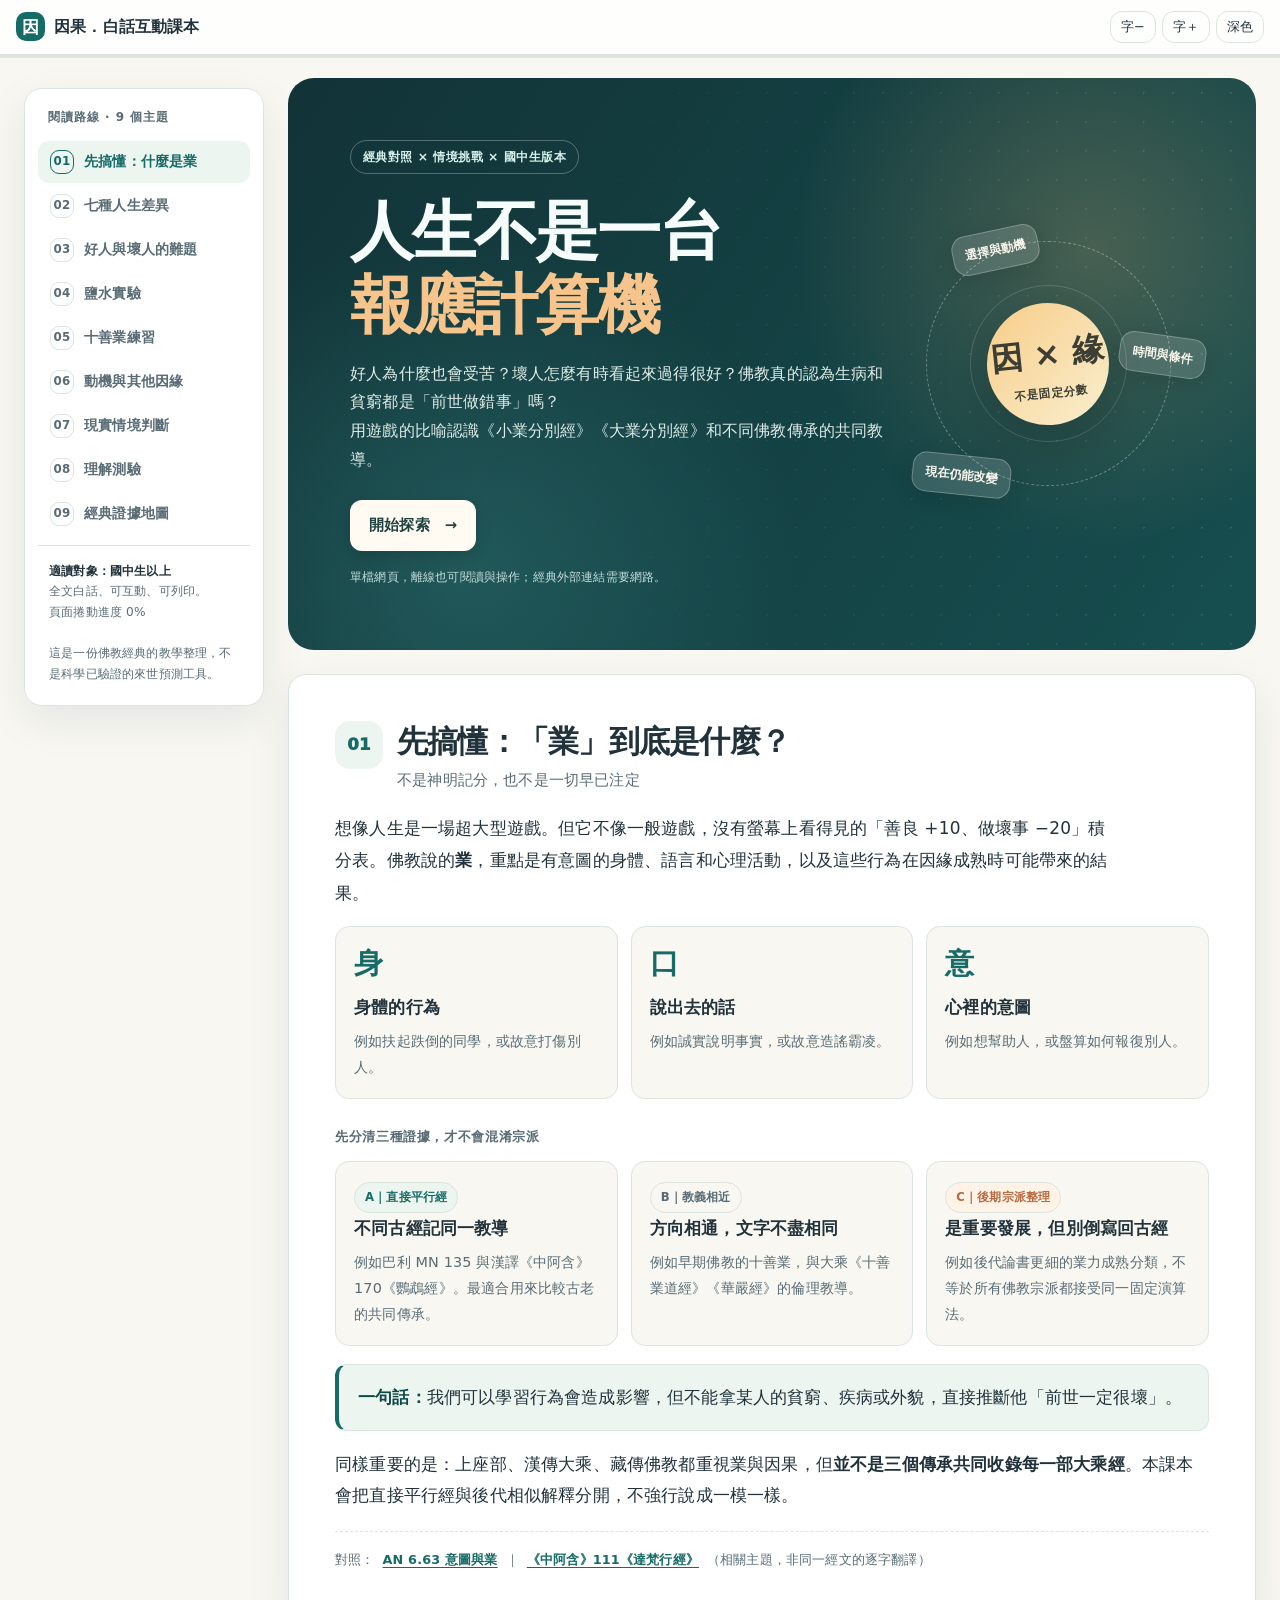
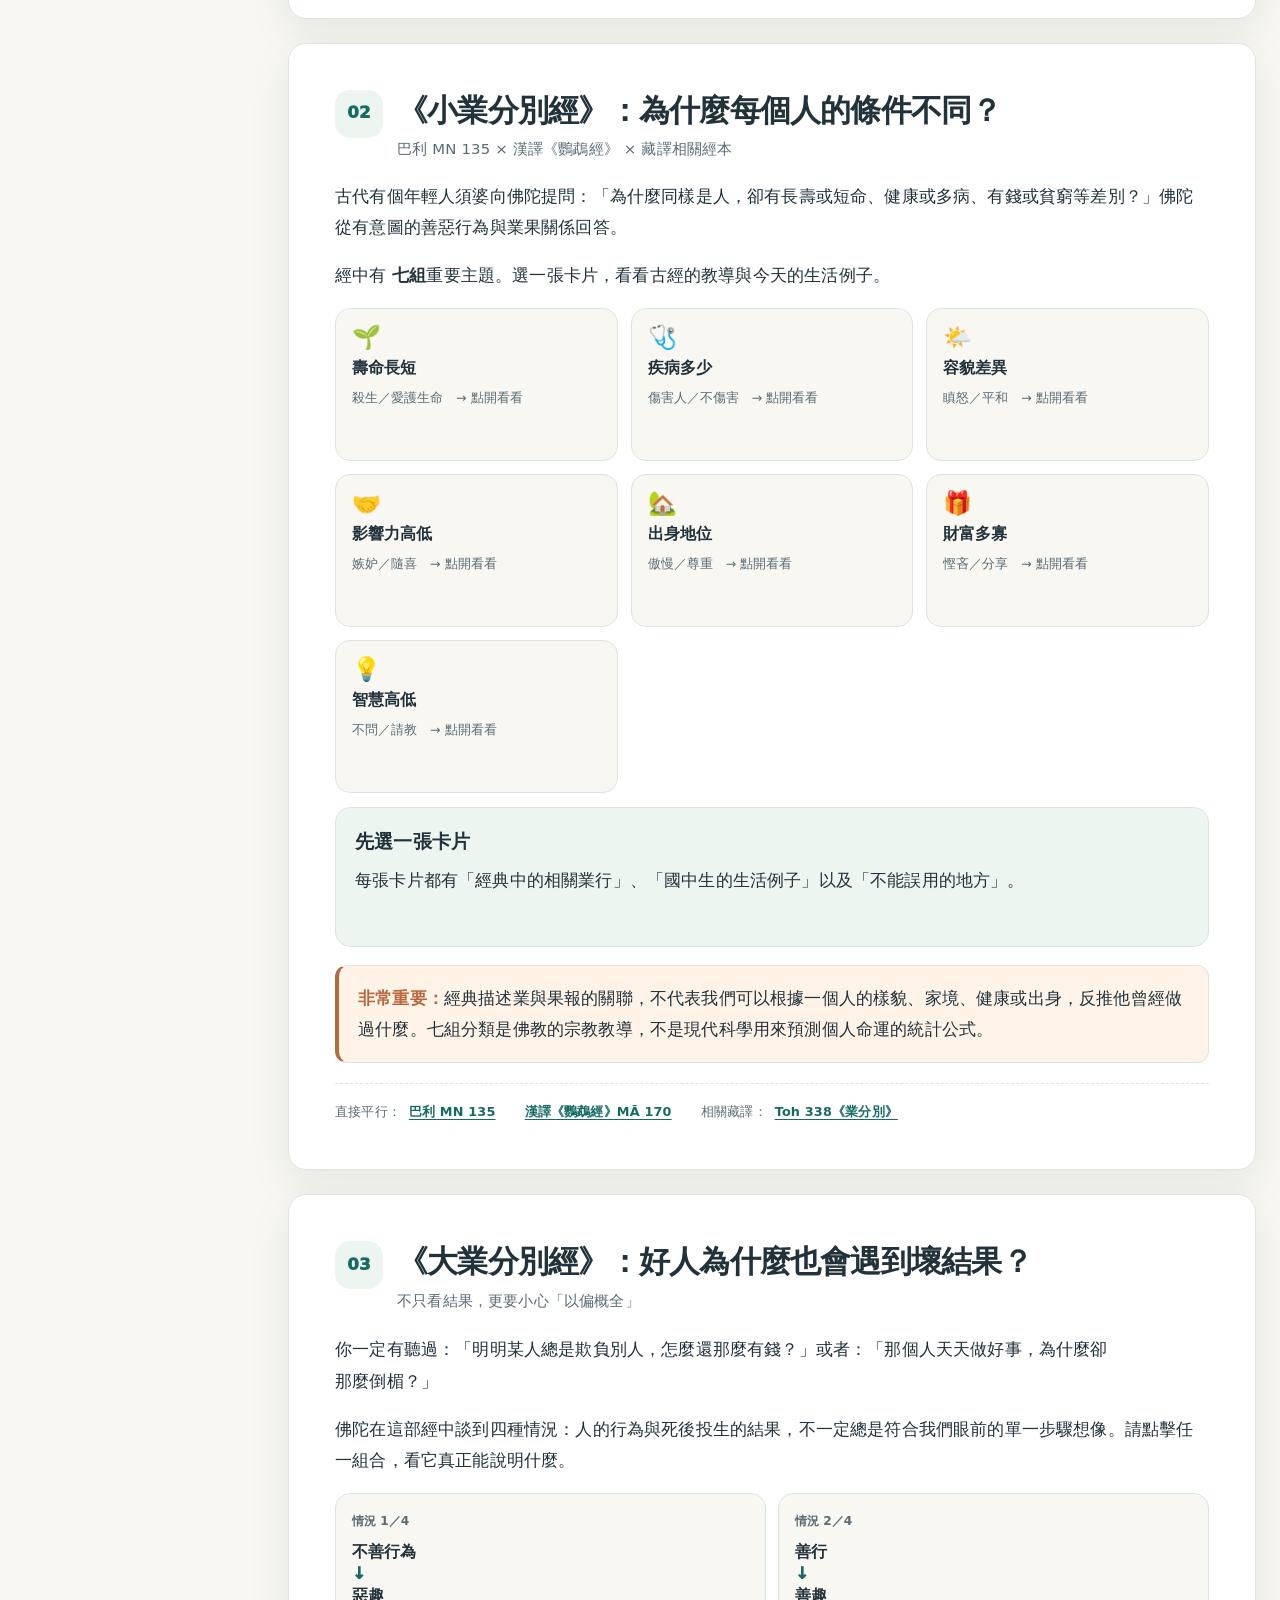
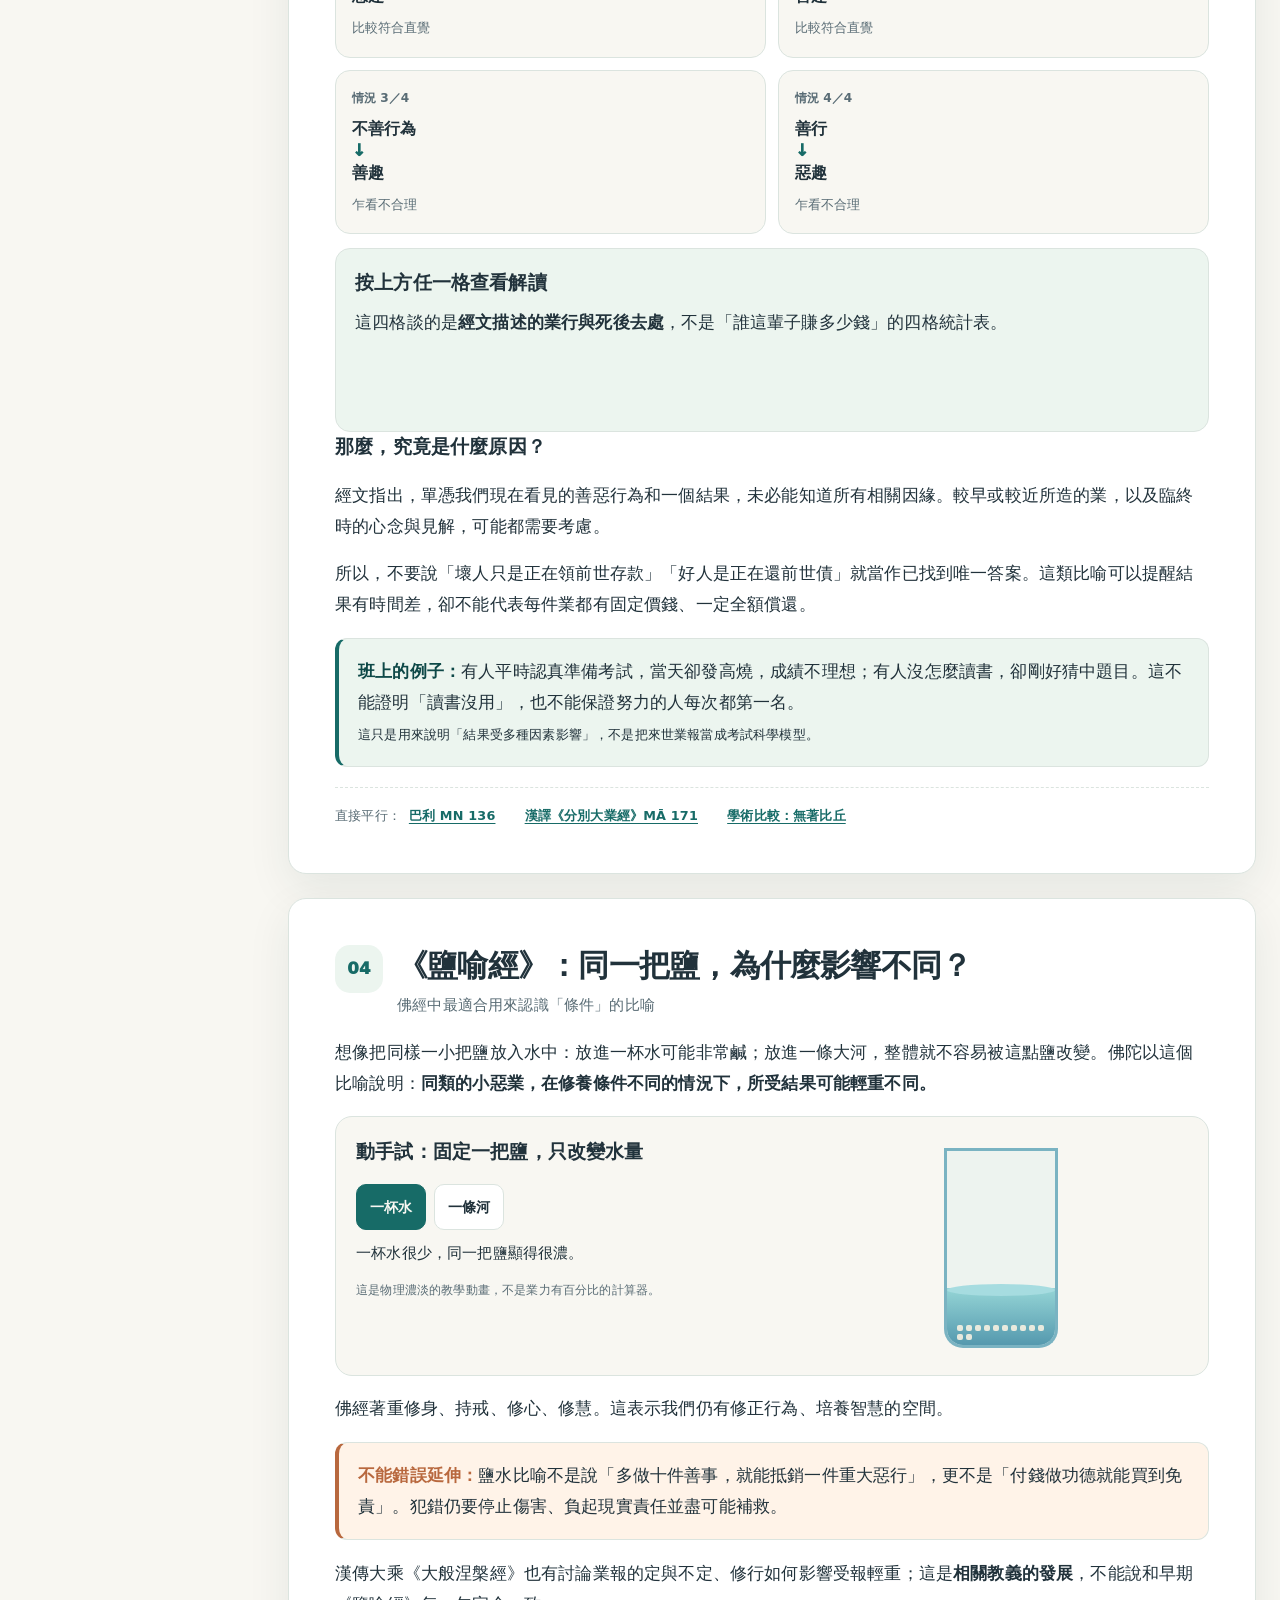
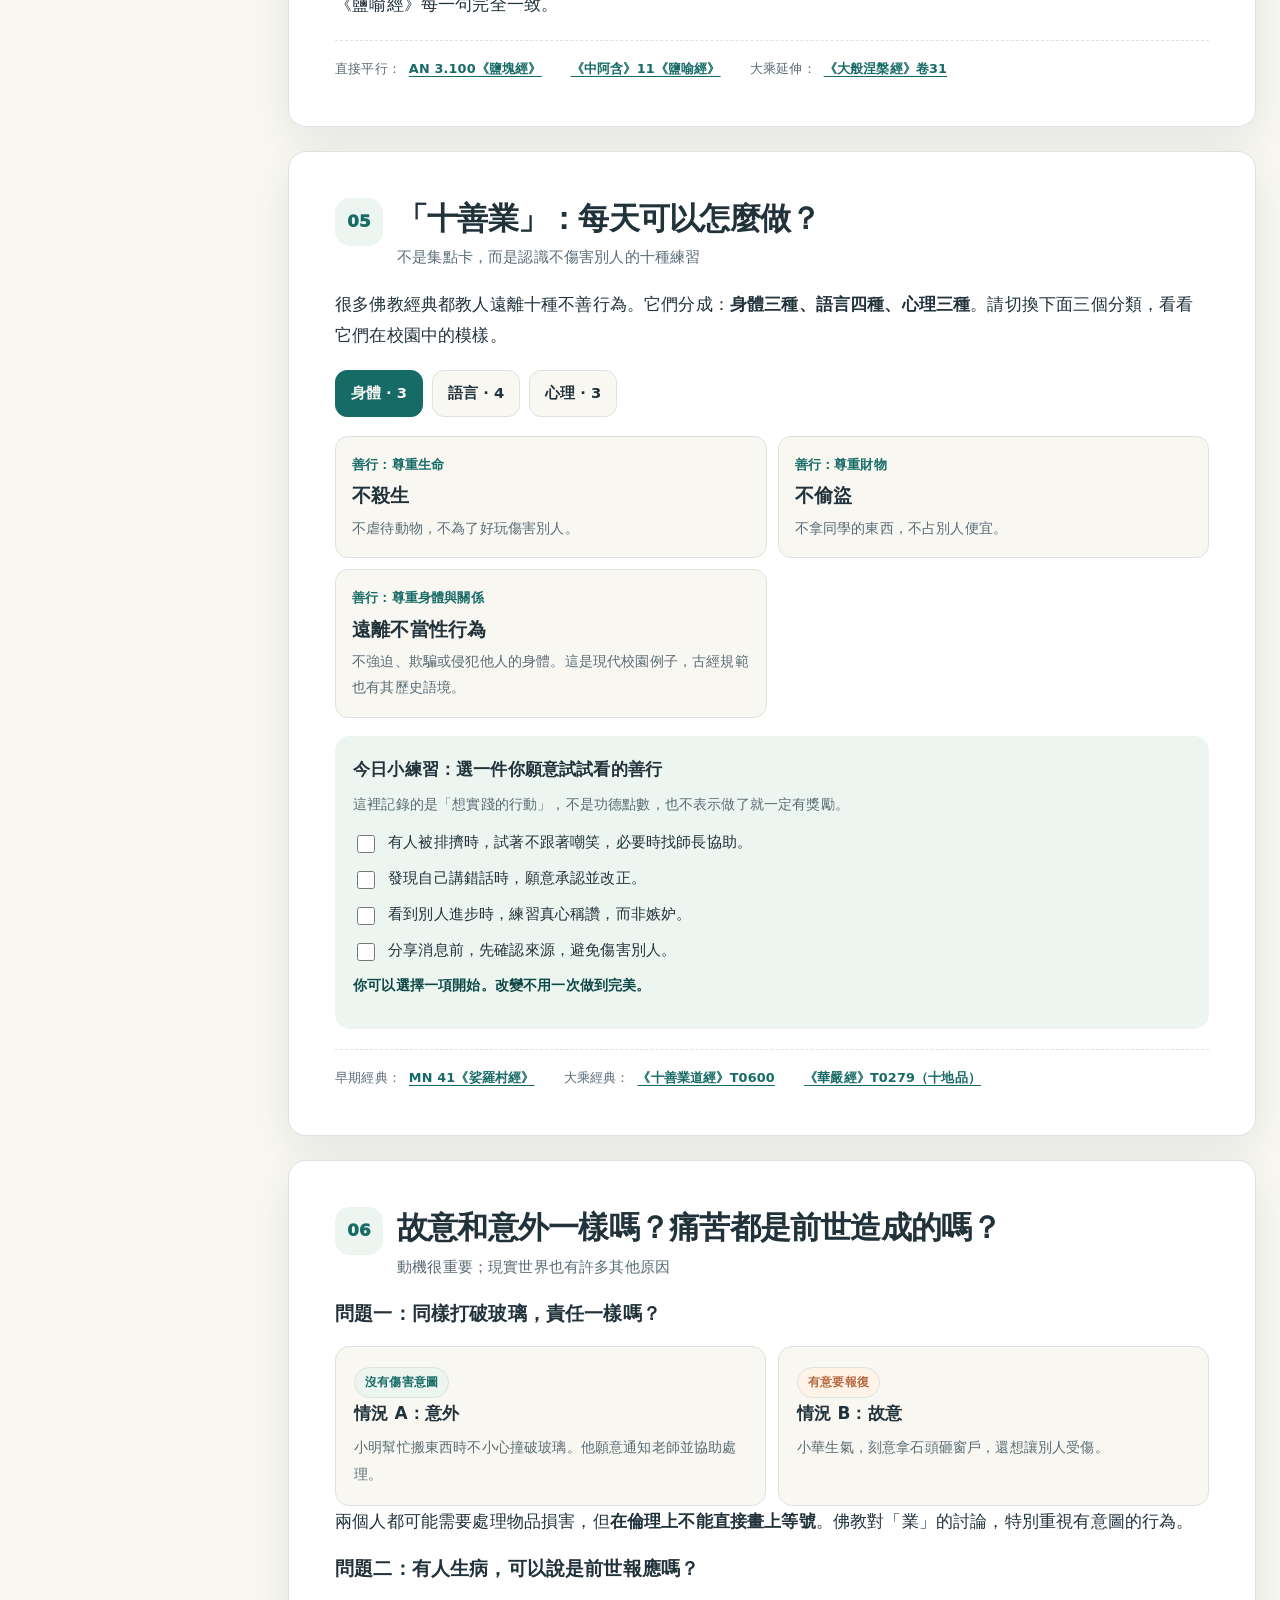
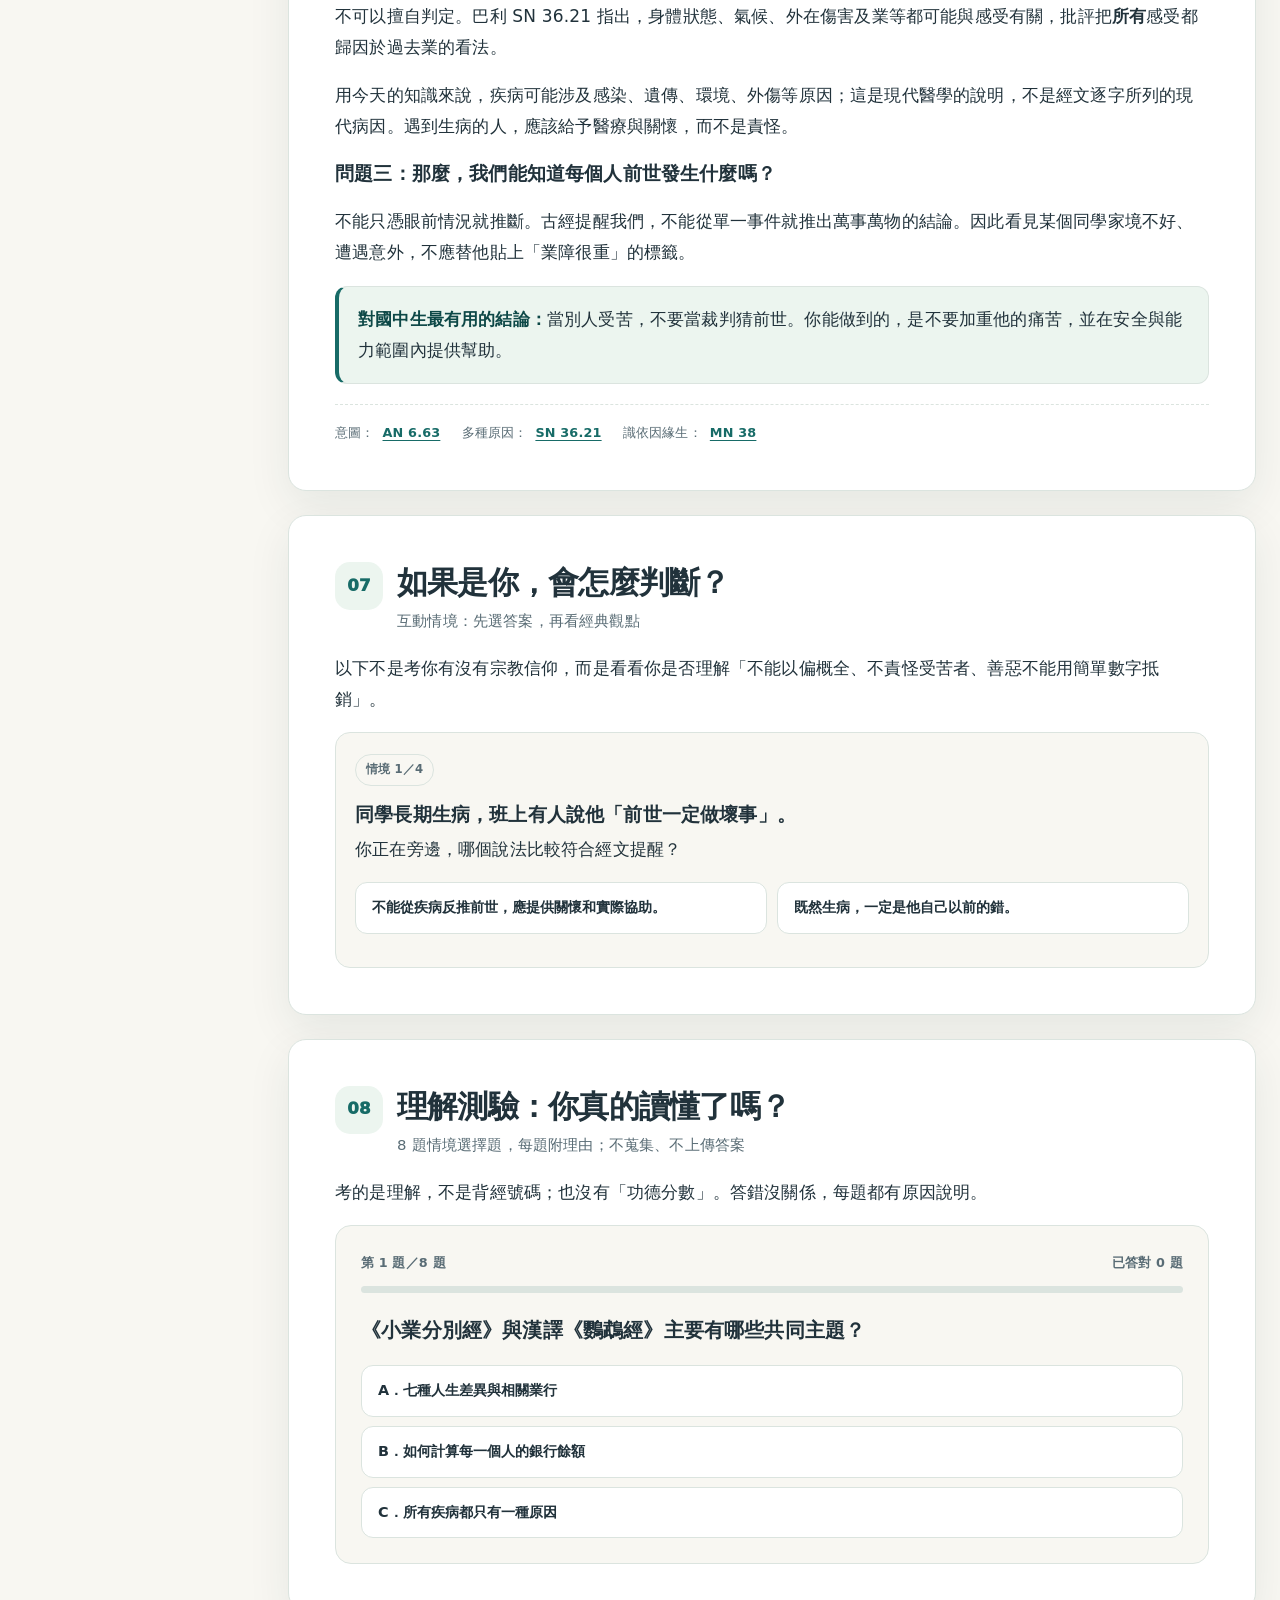
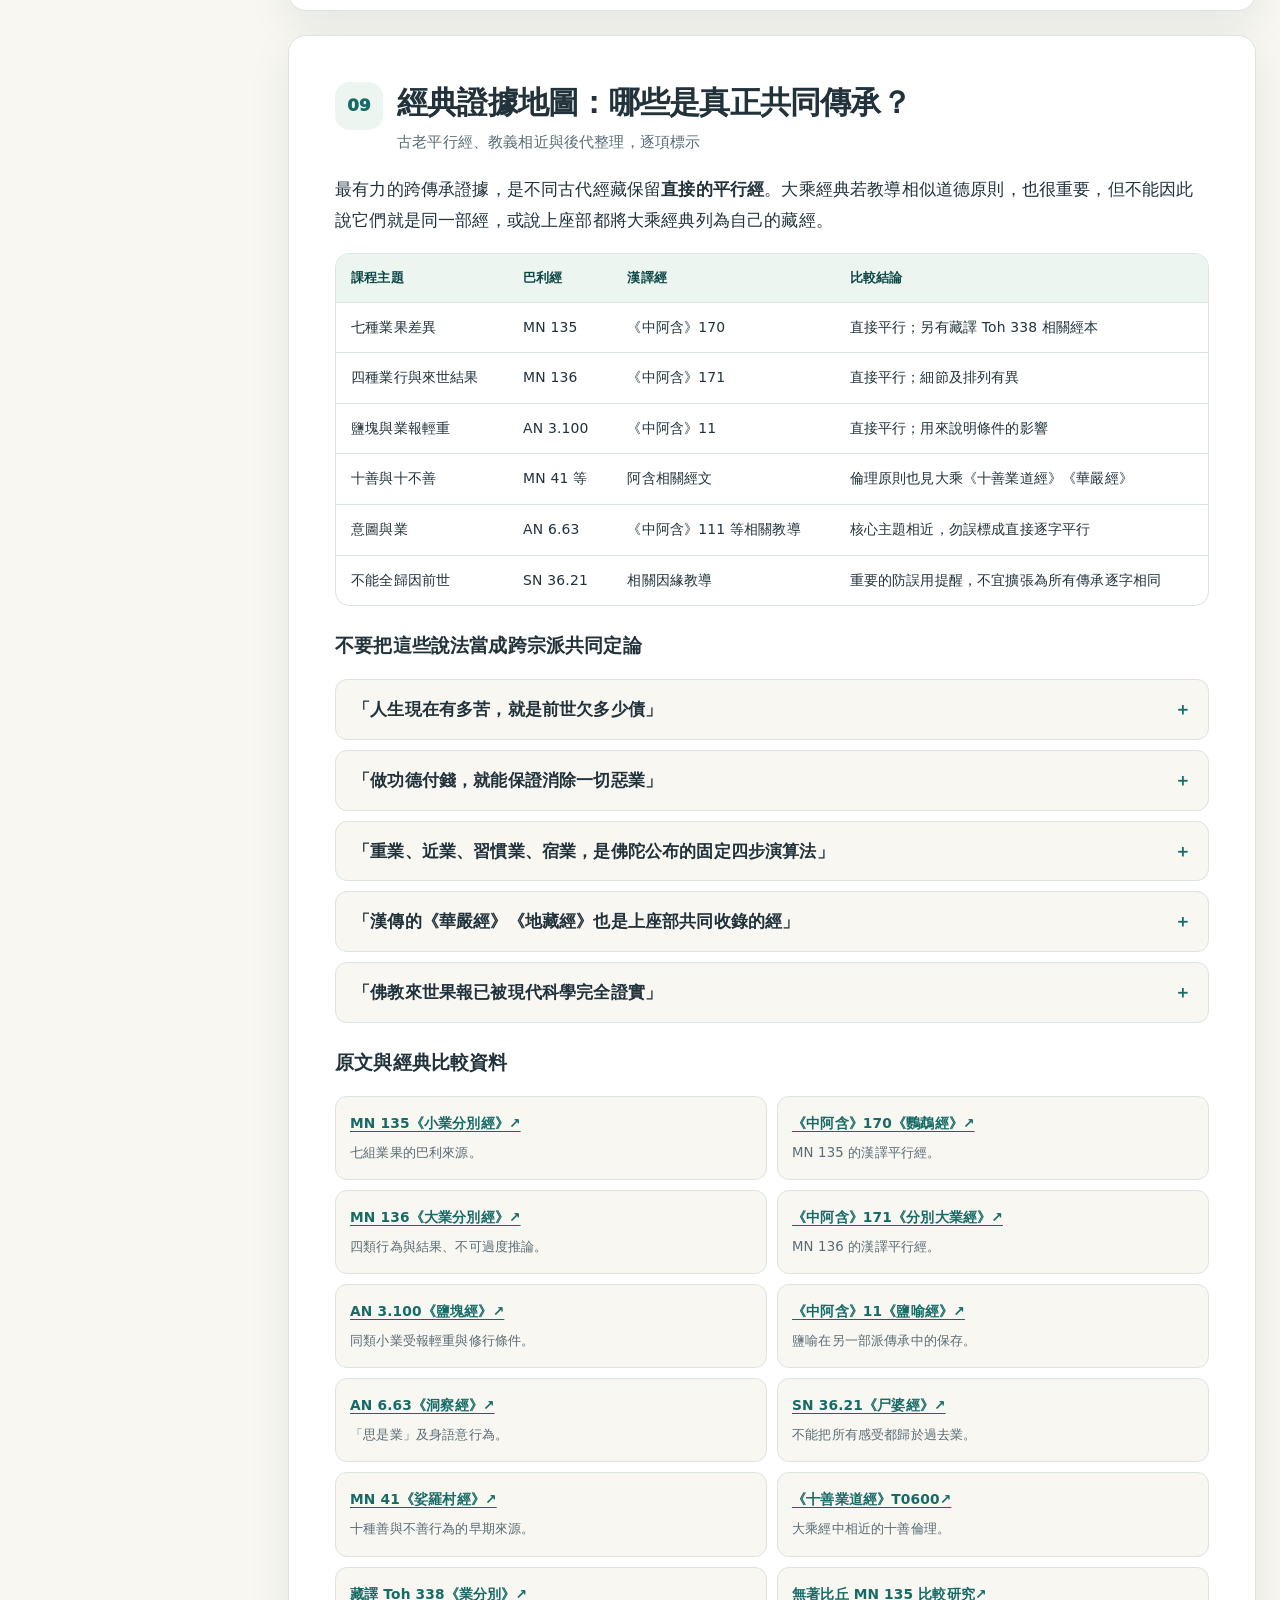
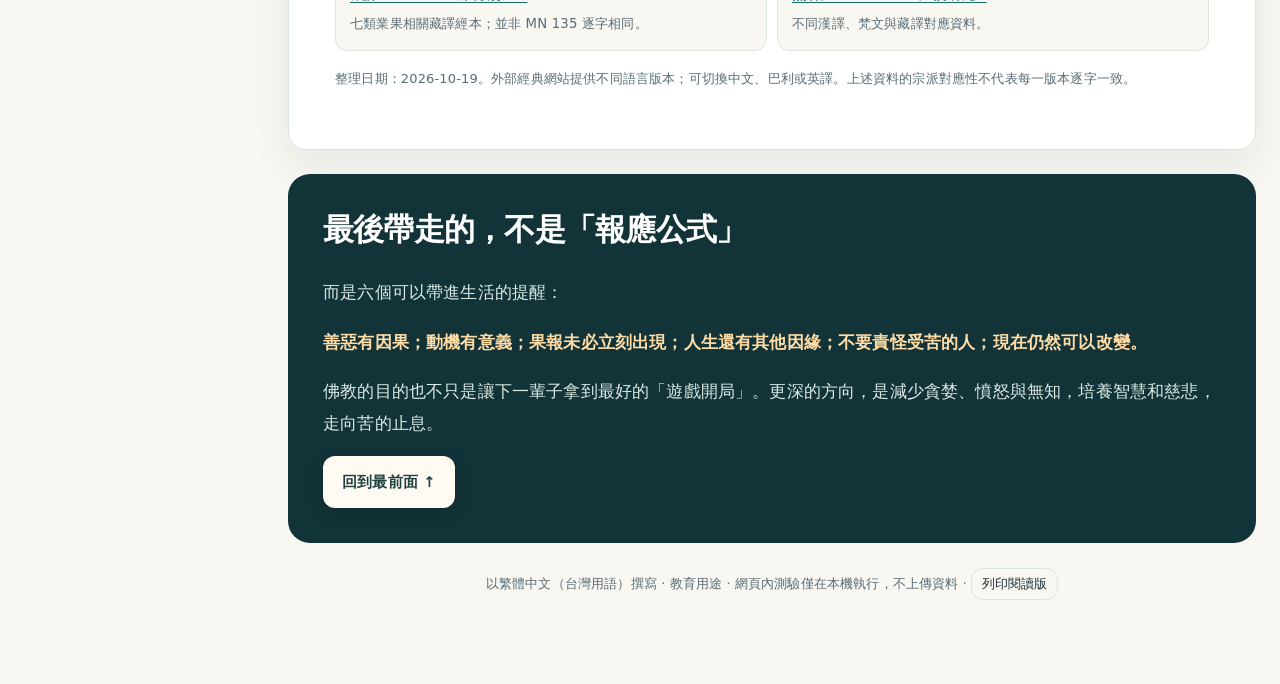
<file: versions/01-classroom-intro.html>
<!doctype html>
<html lang="zh-Hant-TW">
<head>
  <meta charset="utf-8">
  <meta name="viewport" content="width=device-width, initial-scale=1, viewport-fit=cover">
  <meta name="color-scheme" content="light dark">
  <meta name="description" content="給國中生的佛教因果互動課本。從巴利尼柯耶、漢譯阿含到大乘與藏譯經典，用白話故事、情境判斷、鹽水實驗及理解測驗認識業與因果。">
  <title>因果不是遊戲積分｜佛教因果互動課本</title>
  <style>
    :root{--bg:#f8f7f2;--panel:#ffffff;--ink:#21323b;--muted:#596c75;--line:#dbe4df;--primary:#176b67;--deep:#0d4847;--accent:#b8683e;--soft:#ecf5ef;--soft2:#fff3e8;--hero:#123337;--hero2:#164e4f;--glass:rgba(255,255,255,.86);--shadow:0 15px 44px rgba(19,51,55,.08);--focus:#e79f48;--rad:18px;--fz:17px}
    html[data-theme="dark"]{--bg:#111c20;--panel:#1b2a2e;--ink:#edf5f2;--muted:#b6c7c9;--line:#375055;--primary:#7bd1c0;--deep:#88e0d0;--accent:#f6b580;--soft:#213d3e;--soft2:#443128;--hero:#112c30;--hero2:#1c4445;--glass:rgba(27,42,46,.88);--shadow:0 14px 36px rgba(0,0,0,.22)}
    *{box-sizing:border-box}html{scroll-behavior:smooth;scroll-padding-top:78px}body{margin:0;background:var(--bg);color:var(--ink);font:400 var(--fz)/1.82 -apple-system,BlinkMacSystemFont,"PingFang TC","Noto Sans TC","Microsoft JhengHei",system-ui,sans-serif;letter-spacing:.01em;transition:background .2s,color .2s}
    button,input{font:inherit}button{cursor:pointer}button:disabled{cursor:default;opacity:.55}a{color:var(--primary);text-underline-offset:3px}a:hover{text-decoration-thickness:2px}button:focus-visible,a:focus-visible,input:focus-visible,summary:focus-visible{outline:3px solid var(--focus);outline-offset:3px}h1,h2,h3,p{margin-top:0}h1{line-height:1.16;letter-spacing:-.035em}h2{font-size:clamp(1.55rem,2.4vw,2.2rem);line-height:1.35;letter-spacing:-.025em}h3{font-size:1.18rem;line-height:1.5}p{margin-bottom:1em}small{font-size:.83rem}::selection{background:#beded0;color:#183f3f}
    .sr-only{position:absolute;width:1px;height:1px;padding:0;margin:-1px;overflow:hidden;clip:rect(0,0,0,0);white-space:nowrap;border:0}
    .skip{position:absolute;top:-100px;left:12px;z-index:99;background:var(--panel);padding:8px 16px;border-radius:9px}.skip:focus{top:12px}
    .topbar{position:sticky;top:0;z-index:30;display:flex;align-items:center;justify-content:space-between;gap:10px;padding:11px max(16px,calc((100vw - 1320px)/2));background:var(--glass);border-bottom:1px solid var(--line);backdrop-filter:blur(16px);-webkit-backdrop-filter:blur(16px)}
    .brand{display:flex;align-items:center;gap:9px;font-weight:850;text-decoration:none;color:var(--ink);font-size:.98rem;white-space:nowrap}.brand-dot{width:29px;height:29px;display:grid;place-items:center;border-radius:10px;background:var(--primary);color:var(--panel);font-size:17px}
    .top-actions{display:flex;gap:6px;align-items:center}.toolbtn{background:transparent;color:var(--ink);border:1px solid var(--line);padding:5px 10px;border-radius:12px;font-size:.82rem;line-height:1.5;white-space:nowrap}.toolbtn:hover{background:var(--soft)}
    .progress-track{height:3px;background:var(--line)}.progress-track>span{display:block;height:100%;width:0%;background:linear-gradient(90deg,#52a887,#dfa266);transition:width .3s}
    .shell{max-width:1330px;margin:0 auto;display:grid;grid-template-columns:240px minmax(0,1fr);gap:24px;padding:20px 24px 72px;align-items:start}
    .sidebar{position:sticky;top:88px;padding:18px 13px;background:var(--panel);border:1px solid var(--line);border-radius:18px;box-shadow:var(--shadow);max-height:calc(100vh - 108px);overflow:auto}.nav-h{font-size:.75rem;letter-spacing:.08em;color:var(--muted);font-weight:800;margin:0 0 12px 10px}.navlink{display:flex;align-items:center;gap:10px;padding:9px 12px;margin:2px 0;color:var(--muted);text-decoration:none;border-radius:11px;font-size:.88rem;font-weight:650;line-height:1.45}.navlink:hover,.navlink.active{color:var(--primary);background:var(--soft)}.navn{flex:0 0 auto;display:grid;place-items:center;width:24px;height:24px;border:1px solid var(--line);border-radius:9px;font-size:.74rem}.navlink.active .navn{border-color:var(--primary)}
    .nav-bottom{padding:15px 11px 3px;margin-top:10px;border-top:1px solid var(--line);font-size:.76rem;color:var(--muted);line-height:1.7}.nav-bottom strong{color:var(--ink)}
    main{min-width:0}.hero{color:#f6fcf9;min-height:440px;display:grid;grid-template-columns:minmax(0,1.3fr) minmax(250px,.7fr);gap:12px;align-items:center;padding:clamp(25px,5.4vw,62px);background:radial-gradient(circle at 83% 30%,rgba(239,186,115,.23),transparent 33%),radial-gradient(circle at 18% 85%,rgba(73,170,166,.25),transparent 36%),linear-gradient(125deg,var(--hero),var(--hero2));border-radius:26px;overflow:hidden;position:relative;isolation:isolate}
    .hero:after{content:"";position:absolute;inset:0;z-index:-1;opacity:.13;background-image:radial-gradient(circle,#fff 1px,transparent 1px);background-size:29px 29px;mask-image:linear-gradient(90deg,transparent 20%,#000 100%)}
    .eyebrow{display:inline-flex;align-items:center;gap:8px;padding:5px 12px;border:1px solid rgba(255,255,255,.28);border-radius:100px;color:#d7f0e9;font-size:.77rem;font-weight:750;letter-spacing:.04em;margin-bottom:20px}.hero h1{font-size:clamp(2.35rem,5vw,4.5rem);margin:0 0 17px;max-width:760px}.hero h1 .light{color:#f7c58b}.hero p{color:#deebe7;max-width:620px;font-size:1rem;line-height:1.8;margin-bottom:25px}.hero-btn{display:inline-flex;align-items:center;gap:9px;text-decoration:none;background:#fffaf2;color:#1e4140;padding:12px 19px;border-radius:12px;font-weight:850;font-size:.92rem;box-shadow:0 5px 15px rgba(0,0,0,.15)}.hero-btn:hover{transform:translateY(-2px)}.hero-caption{display:block;margin-top:15px;color:#c3ded9;font-size:.76rem}
    .hero-visual{position:relative;width:min(100%,350px);aspect-ratio:1;justify-self:center}.orbit{position:absolute;inset:8%;border:1px dashed rgba(255,255,255,.34);border-radius:50%;animation:rotate 60s linear infinite}.orbit.two{inset:23%;border-style:solid;border-color:rgba(255,255,255,.16);animation-direction:reverse}.core{position:absolute;inset:29%;border-radius:50%;display:flex;flex-direction:column;align-items:center;justify-content:center;text-align:center;background:linear-gradient(140deg,#f8cd89,#f9efcf);box-shadow:0 18px 55px rgba(0,0,0,.22);color:#3d3e33;transform:rotate(-6deg)}.core span{font-size:clamp(1.8rem,2.5vw,2.55rem);font-weight:900}.core small{font-size:.72rem;font-weight:750}.orb{position:absolute;color:#f9f6ed;background:rgba(255,255,255,.15);border:1px solid rgba(255,255,255,.26);padding:8px 12px;border-radius:14px;box-shadow:0 4px 22px rgba(0,0,0,.13);font-size:.76rem;font-weight:800}.orb.a{top:4%;left:17%;transform:rotate(-12deg)}.orb.b{top:40%;right:-4%;transform:rotate(8deg)}.orb.c{bottom:5%;left:3%;transform:rotate(6deg)}@keyframes rotate{to{transform:rotate(360deg)}}
    .chapter{margin-top:24px;background:var(--panel);padding:clamp(20px,4vw,46px);border:1px solid var(--line);box-shadow:var(--shadow);border-radius:var(--rad);scroll-margin-top:75px}.chapter-head{display:flex;gap:14px;align-items:flex-start;margin-bottom:18px}.chapter-number{flex:0 0 auto;display:grid;place-items:center;width:48px;height:48px;background:var(--soft);color:var(--primary);font-weight:950;border-radius:15px;font-size:1.04rem}.chapter-head h2{margin:0 0 5px}.chapter-sub{color:var(--muted);font-size:.93rem;margin:0}.lead{font-size:1.06rem;line-height:1.9;max-width:72ch}
    .callout{padding:17px 19px;border:1px solid var(--line);border-left:4px solid var(--primary);background:var(--soft);border-radius:12px;margin:18px 0}.callout strong{color:var(--deep)}.callout.warning{background:var(--soft2);border-left-color:var(--accent)}.callout.warning strong{color:var(--accent)}.callout p:last-child{margin:0}
    .pills{display:flex;flex-wrap:wrap;gap:7px;margin:13px 0}.pill{font-size:.73rem;display:inline-flex;align-items:center;padding:4px 10px;border:1px solid var(--line);background:var(--bg);color:var(--muted);border-radius:100px;font-weight:650}.pill.strong{background:var(--soft);color:var(--primary)}.pill.weak{background:var(--soft2);color:var(--accent)}
    .grid2{display:grid;grid-template-columns:repeat(2,minmax(0,1fr));gap:12px}.grid3{display:grid;grid-template-columns:repeat(3,minmax(0,1fr));gap:13px}.tile{padding:18px;border-radius:14px;border:1px solid var(--line);background:var(--bg)}.tile strong{display:block;font-size:1.06rem;margin-bottom:5px}.tile p{font-size:.9rem;color:var(--muted);margin:0}.tile-number{display:block;color:var(--primary);font-weight:950;font-size:1.8rem;line-height:1.3;margin-bottom:10px}
    .section-label{font-size:.8rem;letter-spacing:.05em;text-transform:uppercase;color:var(--muted);font-weight:800;margin:26px 0 12px}.select-card{display:flex;align-items:flex-start;flex-direction:column;text-align:left;gap:9px;border:1px solid var(--line);background:var(--bg);padding:16px;border-radius:15px;min-height:153px;color:var(--ink);width:100%;transition:transform .2s,border-color .2s,background .2s}.select-card:hover{transform:translateY(-2px);border-color:var(--primary)}.select-card.selected{border:2px solid var(--primary);padding:15px;background:var(--soft)}.select-card .symbol{font-size:1.45rem;line-height:1}.select-card strong{font-size:1.02rem;line-height:1.35}.select-card span.desc{color:var(--muted);font-size:.79rem;line-height:1.55}
    .reveal{margin-top:14px;padding:19px;background:var(--soft);border:1px solid var(--line);border-radius:15px;min-height:140px}.reveal h3{margin-bottom:10px}.reveal dt{font-weight:850;margin-top:9px;color:var(--deep)}.reveal dd{margin:0;color:var(--ink)}
    .source-line{display:flex;flex-wrap:wrap;align-items:center;gap:8px;margin-top:20px;padding-top:16px;border-top:1px dashed var(--line);font-size:.8rem;color:var(--muted)}.source-line a{font-weight:750}
    .table-scroll{max-width:100%;overflow-x:auto;border:1px solid var(--line);border-radius:14px;margin-top:14px}table{border-collapse:collapse;min-width:660px;width:100%;text-align:left;font-size:.87rem;line-height:1.7}th,td{padding:13px 15px;border-bottom:1px solid var(--line);vertical-align:top}th{background:var(--soft);color:var(--deep);font-size:.8rem}tr:last-child td{border-bottom:0}
    .rolecase{min-height:145px}.rolecase small{color:var(--muted)}.case-tag{font-size:.76rem;color:var(--muted);font-weight:750}.case-arrow{display:block;font-size:1.04rem;color:var(--primary);font-weight:950}.case-panel{min-height:184px}
    .lab{display:grid;grid-template-columns:minmax(0,1fr) minmax(230px,.85fr);gap:19px;padding:20px;border:1px solid var(--line);border-radius:17px;background:var(--bg);margin:17px 0}.lab-controls{display:flex;gap:8px;flex-wrap:wrap;margin-bottom:10px}.choice{padding:9px 13px;border:1px solid var(--line);border-radius:10px;background:var(--panel);color:var(--ink);font-size:.9rem;font-weight:750}.choice[aria-pressed="true"],.choice.active{background:var(--primary);color:var(--bg);border-color:var(--primary)}.lab-visual{display:flex;align-items:end;justify-content:center;gap:20px;padding:7px;min-height:218px}.water{position:relative;border:3px solid #7ab3c2;border-top:0;border-radius:0 0 19px 19px;height:200px;width:114px;overflow:hidden;background:rgba(163,217,225,.13)}.water:before{content:"";position:absolute;top:0;left:-2px;right:-2px;height:5px;border-top:3px solid #7ab3c2}.waterfill{position:absolute;bottom:0;left:0;right:0;min-height:8%;height:28%;background:linear-gradient(180deg,#95d5d6,#5599ae);transition:height .6s,background .6s}.waterfill:before{content:"";position:absolute;top:-4px;left:0;right:0;height:12px;border-radius:50%;background:#a6dce0}.salt{position:absolute;bottom:5px;left:10px;right:10px;display:flex;flex-wrap:wrap;gap:3px;opacity:.85}.salt i{width:6px;height:6px;background:#fff5e3;border-radius:2px}.lab-notes{font-size:.91rem}.lab-notes h3{margin:0 0 8px}.lab-notes p{color:var(--muted)}.mini-caption{display:block;color:var(--muted);font-size:.74rem;line-height:1.6}
    .tabs{display:flex;flex-wrap:wrap;gap:9px;margin:19px 0}.tab{border:1px solid var(--line);background:var(--bg);color:var(--ink);padding:9px 15px;border-radius:12px;font-size:.92rem;font-weight:800}.tab.active,.tab[aria-selected="true"]{background:var(--primary);border-color:var(--primary);color:var(--bg)}.ethic-grid{display:grid;grid-template-columns:repeat(2,minmax(0,1fr));gap:11px}.ethic{background:var(--bg);border:1px solid var(--line);border-radius:13px;padding:16px}.ethic h3{margin:0 0 6px}.ethic p{font-size:.89rem;color:var(--muted);margin:0}.ethic .good{display:block;color:var(--primary);font-weight:800;font-size:.8rem;margin-bottom:5px}
    .practice{background:var(--soft);border-radius:15px;padding:18px;margin-top:18px}.practice label{display:flex;align-items:start;gap:10px;margin:9px 0;cursor:pointer;font-size:.91rem}.practice input{width:18px;height:18px;accent-color:var(--primary);margin-top:6px;flex-shrink:0}.practice-output{margin-top:9px;color:var(--deep);font-size:.85rem;font-weight:700}
    details{border:1px solid var(--line);border-radius:12px;background:var(--bg);padding:0 17px;margin-bottom:10px}summary{cursor:pointer;padding:14px 0;font-weight:850;list-style:none;display:flex;justify-content:space-between;gap:9px}summary::-webkit-details-marker{display:none}summary:after{content:"＋";font-weight:600;color:var(--primary)}details[open] summary:after{content:"−"}details>p{color:var(--muted);font-size:.94rem}details .source-line{margin-bottom:13px}
    .scenario-wrap{background:var(--bg);padding:19px;border:1px solid var(--line);border-radius:15px}.scenario-options{display:grid;grid-template-columns:repeat(2,minmax(0,1fr));gap:10px;margin:14px 0}.scenario-options button,.quiz-options button{background:var(--panel);border:1px solid var(--line);border-radius:12px;color:var(--ink);text-align:left;padding:13px 16px;font-size:.9rem;font-weight:700;line-height:1.65}.scenario-options button:hover:not(:disabled),.quiz-options button:hover:not(:disabled){border-color:var(--primary)}.scenario-options .goodanswer,.quiz-options .goodanswer{background:var(--soft);border:2px solid var(--primary);padding:12px 15px}.scenario-options .badanswer,.quiz-options .badanswer{background:var(--soft2);border:2px solid var(--accent);padding:12px 15px}.feedback{border-left:4px solid var(--primary);padding:11px 14px;background:var(--soft);border-radius:9px;font-size:.92rem;margin-top:15px}.feedback.warn{border-color:var(--accent);background:var(--soft2)}
    .quiz{border:1px solid var(--line);border-radius:16px;padding:clamp(16px,3vw,25px);background:var(--bg)}.quiz-top{display:flex;align-items:center;justify-content:space-between;gap:8px;font-size:.8rem;color:var(--muted);font-weight:750}.quiz-rail{height:7px;background:var(--line);border-radius:7px;overflow:hidden;margin:12px 0 23px}.quiz-rail span{height:100%;display:block;width:0;background:var(--primary);transition:width .3s}.quiz h3{font-size:1.22rem}.quiz-options{display:grid;gap:9px}.quiz-next{margin-top:15px;border:0;border-radius:12px;padding:10px 19px;background:var(--primary);color:var(--bg);font-weight:850}.quiz-done{text-align:center;padding:16px}.quiz-done .result-big{display:block;font-size:3.5rem;line-height:1.15;color:var(--primary);font-weight:950}.reset-btn{background:transparent;border:1px solid var(--primary);padding:10px 18px;border-radius:12px;color:var(--primary);font-weight:800}
    .source-list{display:grid;grid-template-columns:repeat(2,minmax(0,1fr));gap:10px;margin-top:14px}.source-item{padding:14px;border-radius:12px;border:1px solid var(--line);background:var(--bg);font-size:.86rem}.source-item a{font-weight:850}.source-item p{margin:5px 0 0;color:var(--muted);font-size:.83rem}
    .endcard{margin-top:24px;border-radius:22px;background:var(--hero);padding:35px;color:#fff;line-height:1.9}.endcard h2{color:#fff}.endcard p{color:#daeae6}.endcard strong{color:#ffdca6}.footer{padding:25px 14px 12px;text-align:center;color:var(--muted);font-size:.79rem}
    .mobilelinks{display:none}.backtop{position:fixed;right:18px;bottom:21px;border:1px solid var(--line);background:var(--panel);color:var(--primary);border-radius:50%;width:42px;height:42px;box-shadow:var(--shadow);z-index:25;opacity:0;pointer-events:none;transition:opacity .2s}.backtop.visible{opacity:1;pointer-events:auto}
    @media(max-width:1020px){.shell{grid-template-columns:200px minmax(0,1fr);padding:16px;gap:15px}.sidebar{padding:12px 7px}.hero{grid-template-columns:minmax(0,1fr) 210px;padding:33px}.hero-visual{width:220px}.orb{font-size:.67rem}.grid3{grid-template-columns:repeat(2,minmax(0,1fr))}}
    @media(max-width:770px){html{scroll-padding-top:113px}.shell{display:block;padding:0 12px 44px}.sidebar{display:none}.mobilelinks{display:flex;gap:6px;overflow-x:auto;scrollbar-width:none;padding:9px 12px;background:var(--glass);border-bottom:1px solid var(--line);position:sticky;top:54px;z-index:29}.mobilelinks::-webkit-scrollbar{display:none}.mobilelinks a{flex:0 0 auto;border-radius:100px;padding:5px 11px;font-size:.78rem;text-decoration:none;color:var(--muted);background:var(--bg);border:1px solid var(--line);font-weight:700}.mobilelinks a.active{color:var(--deep);background:var(--soft);border-color:var(--primary)}.hero{border-radius:0 0 20px 20px;min-height:auto;grid-template-columns:1fr;padding:35px 22px 24px}.hero-visual{display:none}.hero h1{font-size:clamp(2.25rem,8vw,3.5rem)}.topbar{padding:10px 12px}.chapter{margin-top:13px;scroll-margin-top:117px}.lab{grid-template-columns:1fr}.lab-visual{min-height:192px}.source-list{grid-template-columns:1fr}.endcard{margin-top:14px}}
    @media(max-width:480px){body{font-size:calc(var(--fz) - 1px)}.brand{font-size:.88rem}.brand-dot{width:24px;height:24px}.toolbtn{padding:4px 8px;font-size:.75rem}.top-actions{gap:4px}.hero{padding:30px 20px}.hero h1{font-size:2.28rem}.grid2,.grid3,.ethic-grid,.scenario-options{grid-template-columns:1fr}.select-card{min-height:110px}.chapter{padding:20px 17px}.chapter-head{gap:10px}.chapter-number{width:42px;height:42px}.chapter h2{font-size:1.48rem}.lab{padding:15px}.tile-number{font-size:1.5rem}}
    @media(prefers-reduced-motion:reduce){*,*:before,*:after{animation-duration:.001ms!important;animation-iteration-count:1!important;scroll-behavior:auto!important;transition-duration:.001ms!important}}
    @media print{.topbar,.progress-track,.sidebar,.mobilelinks,.backtop,.hero-btn,.practice,.quiz,.toolbtn{display:none!important}.shell{display:block;max-width:none;padding:0}.hero{min-height:auto;display:block;color:#000;background:#f2f6f4;padding:16px}.hero h1,.hero p{color:#000}.hero-visual{display:none}.chapter{box-shadow:none;break-inside:avoid;padding:16px;border-color:#ddd}.source-item{break-inside:avoid}body{color:#000;background:#fff;font-size:13px}.select-card{break-inside:avoid}}
  </style>
</head>
<body>
  <a class="skip" href="#intro">跳至正文</a>
  <header class="topbar">
    <a class="brand" href="#home" aria-label="回到首頁"><span class="brand-dot">因</span><span>因果．白話互動課本</span></a>
    <div class="top-actions">
      <button type="button" class="toolbtn" id="fontDown" aria-label="縮小文字">字−</button>
      <button type="button" class="toolbtn" id="fontUp" aria-label="放大文字">字＋</button>
      <button type="button" class="toolbtn" id="themeButton" aria-pressed="false" aria-label="切換深色模式">深色</button>
    </div>
  </header>
  <div class="progress-track" role="progressbar" aria-label="閱讀進度" aria-valuemin="0" aria-valuemax="100" aria-valuenow="0" id="pageProgress"><span id="pageBar"></span></div>
  <nav class="mobilelinks" aria-label="快速切換章節" id="mobileNav">
    <a href="#intro">導讀</a><a href="#little">七種差異</a><a href="#great">四種結果</a><a href="#salt">鹽水實驗</a><a href="#ten">十善練習</a><a href="#intent">動機與因緣</a><a href="#scenarios">生活題</a><a href="#quiz">測驗</a><a href="#sources">原典</a>
  </nav>
  <div class="shell">
    <aside class="sidebar" aria-label="章節目錄">
      <p class="nav-h">閱讀路線 · 9 個主題</p>
      <nav id="desktopNav">
        <a class="navlink" href="#intro"><span class="navn">01</span>先搞懂：什麼是業</a>
        <a class="navlink" href="#little"><span class="navn">02</span>七種人生差異</a>
        <a class="navlink" href="#great"><span class="navn">03</span>好人與壞人的難題</a>
        <a class="navlink" href="#salt"><span class="navn">04</span>鹽水實驗</a>
        <a class="navlink" href="#ten"><span class="navn">05</span>十善業練習</a>
        <a class="navlink" href="#intent"><span class="navn">06</span>動機與其他因緣</a>
        <a class="navlink" href="#scenarios"><span class="navn">07</span>現實情境判斷</a>
        <a class="navlink" href="#quiz"><span class="navn">08</span>理解測驗</a>
        <a class="navlink" href="#sources"><span class="navn">09</span>經典證據地圖</a>
      </nav>
      <div class="nav-bottom">
        <strong>適讀對象：國中生以上</strong><br>
        全文白話、可互動、可列印。<br>
        <span id="readProgress">尚未開始</span><br><br>
        這是一份佛教經典的教學整理，不是科學已驗證的來世預測工具。
      </div>
    </aside>
    <main id="main">
      <section id="home" class="hero" aria-labelledby="hero-title">
        <div>
          <span class="eyebrow">經典對照 × 情境挑戰 × 國中生版本</span>
          <h1 id="hero-title">人生不是一台<br><span class="light">報應計算機</span></h1>
          <p>好人為什麼也會受苦？壞人怎麼有時看起來過得很好？佛教真的認為生病和貧窮都是「前世做錯事」嗎？<br>用遊戲的比喻認識《小業分別經》《大業分別經》和不同佛教傳承的共同教導。</p>
          <a href="#intro" class="hero-btn">開始探索　→</a>
          <span class="hero-caption">單檔網頁，離線也可閱讀與操作；經典外部連結需要網路。</span>
        </div>
        <div class="hero-visual" aria-hidden="true">
          <div class="orbit"></div><div class="orbit two"></div>
          <div class="core"><span>因 × 緣</span><small>不是固定分數</small></div>
          <div class="orb a">選擇與動機</div><div class="orb b">時間與條件</div><div class="orb c">現在仍能改變</div>
        </div>
      </section>

      <section class="chapter" id="intro" data-chapter>
        <div class="chapter-head"><span class="chapter-number">01</span><div><h2>先搞懂：「業」到底是什麼？</h2><p class="chapter-sub">不是神明記分，也不是一切早已注定</p></div></div>
        <p class="lead">想像人生是一場超大型遊戲。但它不像一般遊戲，沒有螢幕上看得見的「善良 +10、做壞事 −20」積分表。佛教說的<strong>業</strong>，重點是有意圖的身體、語言和心理活動，以及這些行為在因緣成熟時可能帶來的結果。</p>
        <div class="grid3">
          <div class="tile"><span class="tile-number">身</span><strong>身體的行為</strong><p>例如扶起跌倒的同學，或故意打傷別人。</p></div>
          <div class="tile"><span class="tile-number">口</span><strong>說出去的話</strong><p>例如誠實說明事實，或故意造謠霸凌。</p></div>
          <div class="tile"><span class="tile-number">意</span><strong>心裡的意圖</strong><p>例如想幫助人，或盤算如何報復別人。</p></div>
        </div>
        <p class="section-label">先分清三種證據，才不會混淆宗派</p>
        <div class="grid3">
          <div class="tile"><span class="pill strong">A｜直接平行經</span><strong>不同古經記同一教導</strong><p>例如巴利 MN 135 與漢譯《中阿含》170《鸚鵡經》。最適合用來比較古老的共同傳承。</p></div>
          <div class="tile"><span class="pill">B｜教義相近</span><strong>方向相通，文字不盡相同</strong><p>例如早期佛教的十善業，與大乘《十善業道經》《華嚴經》的倫理教導。</p></div>
          <div class="tile"><span class="pill weak">C｜後期宗派整理</span><strong>是重要發展，但別倒寫回古經</strong><p>例如後代論書更細的業力成熟分類，不等於所有佛教宗派都接受同一固定演算法。</p></div>
        </div>
        <div class="callout"><strong>一句話：</strong>我們可以學習行為會造成影響，但不能拿某人的貧窮、疾病或外貌，直接推斷他「前世一定很壞」。</div>
        <p>同樣重要的是：上座部、漢傳大乘、藏傳佛教都重視業與因果，但<strong>並不是三個傳承共同收錄每一部大乘經</strong>。本課本會把直接平行經與後代相似解釋分開，不強行說成一模一樣。</p>
        <div class="source-line">對照：<a href="https://suttacentral.net/an6.63" target="_blank" rel="noopener">AN 6.63 意圖與業</a><span>｜</span><a href="https://suttacentral.net/ma111" target="_blank" rel="noopener">《中阿含》111《達梵行經》</a><span>（相關主題，非同一經文的逐字翻譯）</span></div>
      </section>

      <section class="chapter" id="little" data-chapter>
        <div class="chapter-head"><span class="chapter-number">02</span><div><h2>《小業分別經》：為什麼每個人的條件不同？</h2><p class="chapter-sub">巴利 MN 135 × 漢譯《鸚鵡經》 × 藏譯相關經本</p></div></div>
        <p>古代有個年輕人須婆向佛陀提問：「為什麼同樣是人，卻有長壽或短命、健康或多病、有錢或貧窮等差別？」佛陀從有意圖的善惡行為與業果關係回答。</p>
        <p>經中有 <strong>七組</strong>重要主題。選一張卡片，看看古經的教導與今天的生活例子。</p>
        <div id="sevenGrid" class="grid3" role="group" aria-label="七種人生差異，選擇一項看詳細內容"></div>
        <div id="sevenDetail" class="reveal" aria-live="polite"><h3>先選一張卡片</h3><p>每張卡片都有「經典中的相關業行」、「國中生的生活例子」以及「不能誤用的地方」。</p></div>
        <div class="callout warning"><strong>非常重要：</strong>經典描述業與果報的關聯，不代表我們可以根據一個人的樣貌、家境、健康或出身，反推他曾經做過什麼。七組分類是佛教的宗教教導，不是現代科學用來預測個人命運的統計公式。</div>
        <div class="source-line">直接平行：<a href="https://suttacentral.net/mn135" target="_blank" rel="noopener">巴利 MN 135</a>　<a href="https://suttacentral.net/ma170" target="_blank" rel="noopener">漢譯《鸚鵡經》MĀ 170</a>　<span>相關藏譯：</span><a href="https://84000.co/translation/toh338" target="_blank" rel="noopener">Toh 338《業分別》</a></div>
      </section>

      <section class="chapter" id="great" data-chapter>
        <div class="chapter-head"><span class="chapter-number">03</span><div><h2>《大業分別經》：好人為什麼也會遇到壞結果？</h2><p class="chapter-sub">不只看結果，更要小心「以偏概全」</p></div></div>
        <p class="lead">你一定有聽過：「明明某人總是欺負別人，怎麼還那麼有錢？」或者：「那個人天天做好事，為什麼卻那麼倒楣？」</p>
        <p>佛陀在這部經中談到四種情況：人的行為與死後投生的結果，不一定總是符合我們眼前的單一步驟想像。請點擊任一組合，看它真正能說明什麼。</p>
        <div class="grid2" id="fourGrid" role="group" aria-label="四種業行與投生的案例"></div>
        <div id="fourDetail" class="reveal case-panel" aria-live="polite"><h3>按上方任一格查看解讀</h3><p>這四格談的是<strong>經文描述的業行與死後去處</strong>，不是「誰這輩子賺多少錢」的四格統計表。</p></div>
        <h3>那麼，究竟是什麼原因？</h3>
        <p>經文指出，單憑我們現在看見的善惡行為和一個結果，未必能知道所有相關因緣。較早或較近所造的業，以及臨終時的心念與見解，可能都需要考慮。</p>
        <p>所以，不要說「壞人只是正在領前世存款」「好人是正在還前世債」就當作已找到唯一答案。這類比喻可以提醒結果有時間差，卻不能代表每件業都有固定價錢、一定全額償還。</p>
        <div class="callout"><strong>班上的例子：</strong>有人平時認真準備考試，當天卻發高燒，成績不理想；有人沒怎麼讀書，卻剛好猜中題目。這不能證明「讀書沒用」，也不能保證努力的人每次都第一名。<br><small>這只是用來說明「結果受多種因素影響」，不是把來世業報當成考試科學模型。</small></div>
        <div class="source-line">直接平行：<a href="https://suttacentral.net/mn136" target="_blank" rel="noopener">巴利 MN 136</a>　<a href="https://suttacentral.net/ma171" target="_blank" rel="noopener">漢譯《分別大業經》MĀ 171</a>　<a href="https://test.dhamma.gift/bw/ebt-study/mncomp/mn136comp.html" target="_blank" rel="noopener">學術比較：無著比丘</a></div>
      </section>

      <section class="chapter" id="salt" data-chapter>
        <div class="chapter-head"><span class="chapter-number">04</span><div><h2>《鹽喻經》：同一把鹽，為什麼影響不同？</h2><p class="chapter-sub">佛經中最適合用來認識「條件」的比喻</p></div></div>
        <p>想像把同樣一小把鹽放入水中：放進一杯水可能非常鹹；放進一條大河，整體就不容易被這點鹽改變。佛陀以這個比喻說明：<strong>同類的小惡業，在修養條件不同的情況下，所受結果可能輕重不同。</strong></p>
        <div class="lab" aria-label="互動鹽水示意">
          <div>
            <h3>動手試：固定一把鹽，只改變水量</h3>
            <div class="lab-controls"><button class="choice" type="button" id="cupBtn" aria-pressed="true">一杯水</button><button class="choice" type="button" id="riverBtn" aria-pressed="false">一條河</button></div>
            <p class="lab-notes" id="labStatus" aria-live="polite">一杯水很少，同一把鹽顯得很濃。</p>
            <span class="mini-caption">這是物理濃淡的教學動畫，不是業力有百分比的計算器。</span>
          </div>
          <div class="lab-visual" aria-hidden="true">
            <div class="water"><div class="waterfill" id="waterFill" style="height:29%"></div><div class="salt" id="saltBits"><i></i><i></i><i></i><i></i><i></i><i></i><i></i><i></i><i></i><i></i><i></i><i></i></div></div>
          </div>
        </div>
        <p>佛經著重修身、持戒、修心、修慧。這表示我們仍有修正行為、培養智慧的空間。</p>
        <div class="callout warning"><strong>不能錯誤延伸：</strong>鹽水比喻不是說「多做十件善事，就能抵銷一件重大惡行」，更不是「付錢做功德就能買到免責」。犯錯仍要停止傷害、負起現實責任並盡可能補救。</div>
        <p>漢傳大乘《大般涅槃經》也有討論業報的定與不定、修行如何影響受報輕重；這是<strong>相關教義的發展</strong>，不能說和早期《鹽喻經》每一句完全一致。</p>
        <div class="source-line">直接平行：<a href="https://suttacentral.net/an3.100" target="_blank" rel="noopener">AN 3.100《鹽塊經》</a>　<a href="https://suttacentral.net/ma11" target="_blank" rel="noopener">《中阿含》11《鹽喻經》</a>　<span>大乘延伸：</span><a href="https://cbetaonline.dila.edu.tw/zh/T0374_031" target="_blank" rel="noopener">《大般涅槃經》卷31</a></div>
      </section>

      <section class="chapter" id="ten" data-chapter>
        <div class="chapter-head"><span class="chapter-number">05</span><div><h2>「十善業」：每天可以怎麼做？</h2><p class="chapter-sub">不是集點卡，而是認識不傷害別人的十種練習</p></div></div>
        <p>很多佛教經典都教人遠離十種不善行為。它們分成：<strong>身體三種、語言四種、心理三種</strong>。請切換下面三個分類，看看它們在校園中的模樣。</p>
        <div class="tabs" id="tenTabs" role="tablist" aria-label="十善業分類">
          <button class="tab active" id="tab-body" role="tab" aria-selected="true" aria-controls="tenContent" data-ten="body">身體 · 3</button>
          <button class="tab" id="tab-speech" role="tab" aria-selected="false" aria-controls="tenContent" data-ten="speech">語言 · 4</button>
          <button class="tab" id="tab-mind" role="tab" aria-selected="false" aria-controls="tenContent" data-ten="mind">心理 · 3</button>
        </div>
        <div class="ethic-grid" id="tenContent" role="tabpanel" aria-labelledby="tab-body"></div>
        <div class="practice">
          <strong>今日小練習：選一件你願意試試看的善行</strong>
          <p style="font-size:.86rem;color:var(--muted);margin:7px 0 12px">這裡記錄的是「想實踐的行動」，不是功德點數，也不表示做了就一定有獎勵。</p>
          <label><input type="checkbox" class="practice-check"><span>有人被排擠時，試著不跟著嘲笑，必要時找師長協助。</span></label>
          <label><input type="checkbox" class="practice-check"><span>發現自己講錯話時，願意承認並改正。</span></label>
          <label><input type="checkbox" class="practice-check"><span>看到別人進步時，練習真心稱讚，而非嫉妒。</span></label>
          <label><input type="checkbox" class="practice-check"><span>分享消息前，先確認來源，避免傷害別人。</span></label>
          <p class="practice-output" id="practiceStatus" aria-live="polite">你可以選擇一項開始。改變不用一次做到完美。</p>
        </div>
        <div class="source-line">早期經典：<a href="https://suttacentral.net/mn41" target="_blank" rel="noopener">MN 41《娑羅村經》</a>　<span>大乘經典：</span><a href="https://cbetaonline.dila.edu.tw/zh/T0600" target="_blank" rel="noopener">《十善業道經》T0600</a>　<a href="https://cbetaonline.dila.edu.tw/zh/T0279" target="_blank" rel="noopener">《華嚴經》T0279（十地品）</a></div>
      </section>

      <section class="chapter" id="intent" data-chapter>
        <div class="chapter-head"><span class="chapter-number">06</span><div><h2>故意和意外一樣嗎？痛苦都是前世造成的嗎？</h2><p class="chapter-sub">動機很重要；現實世界也有許多其他原因</p></div></div>
        <h3>問題一：同樣打破玻璃，責任一樣嗎？</h3>
        <div class="grid2">
          <div class="tile"><span class="pill strong">沒有傷害意圖</span><strong>情況 A：意外</strong><p>小明幫忙搬東西時不小心撞破玻璃。他願意通知老師並協助處理。</p></div>
          <div class="tile"><span class="pill weak">有意要報復</span><strong>情況 B：故意</strong><p>小華生氣，刻意拿石頭砸窗戶，還想讓別人受傷。</p></div>
        </div>
        <p>兩個人都可能需要處理物品損害，但<strong>在倫理上不能直接畫上等號</strong>。佛教對「業」的討論，特別重視有意圖的行為。</p>
        <h3>問題二：有人生病，可以說是前世報應嗎？</h3>
        <p>不可以擅自判定。巴利 SN 36.21 指出，身體狀態、氣候、外在傷害及業等都可能與感受有關，批評把<strong>所有</strong>感受都歸因於過去業的看法。</p>
        <p>用今天的知識來說，疾病可能涉及感染、遺傳、環境、外傷等原因；這是現代醫學的說明，不是經文逐字所列的現代病因。遇到生病的人，應該給予醫療與關懷，而不是責怪。</p>
        <h3>問題三：那麼，我們能知道每個人前世發生什麼嗎？</h3>
        <p>不能只憑眼前情況就推斷。古經提醒我們，不能從單一事件就推出萬事萬物的結論。因此看見某個同學家境不好、遭遇意外，不應替他貼上「業障很重」的標籤。</p>
        <div class="callout"><strong>對國中生最有用的結論：</strong>當別人受苦，不要當裁判猜前世。你能做到的，是不要加重他的痛苦，並在安全與能力範圍內提供幫助。</div>
        <div class="source-line">意圖：<a href="https://suttacentral.net/an6.63" target="_blank" rel="noopener">AN 6.63</a>　多種原因：<a href="https://suttacentral.net/sn36.21" target="_blank" rel="noopener">SN 36.21</a>　識依因緣生：<a href="https://suttacentral.net/mn38" target="_blank" rel="noopener">MN 38</a></div>
      </section>

      <section class="chapter" id="scenarios" data-chapter>
        <div class="chapter-head"><span class="chapter-number">07</span><div><h2>如果是你，會怎麼判斷？</h2><p class="chapter-sub">互動情境：先選答案，再看經典觀點</p></div></div>
        <p>以下不是考你有沒有宗教信仰，而是看看你是否理解「不能以偏概全、不責怪受苦者、善惡不能用簡單數字抵銷」。</p>
        <div class="scenario-wrap">
          <span class="pill" id="scenarioCount">情境 1／4</span>
          <h3 id="scenarioTitle" style="margin:14px 0 6px"></h3>
          <p id="scenarioText"></p>
          <div class="scenario-options" id="scenarioOptions"></div>
          <div id="scenarioFeedback" aria-live="polite"></div>
          <button type="button" class="quiz-next" id="nextScenario" hidden>下一個情境 →</button>
        </div>
      </section>

      <section class="chapter" id="quiz" data-chapter>
        <div class="chapter-head"><span class="chapter-number">08</span><div><h2>理解測驗：你真的讀懂了嗎？</h2><p class="chapter-sub">8 題情境選擇題，每題附理由；不蒐集、不上傳答案</p></div></div>
        <p>考的是理解，不是背經號碼；也沒有「功德分數」。答錯沒關係，每題都有原因說明。</p>
        <div class="quiz">
          <div class="quiz-top"><span id="quizCount">第 1 題／8 題</span><span id="quizScore">已答對 0 題</span></div>
          <div class="quiz-rail"><span id="quizBar"></span></div>
          <div id="quizContent" aria-live="polite"></div>
        </div>
      </section>

      <section class="chapter" id="sources" data-chapter>
        <div class="chapter-head"><span class="chapter-number">09</span><div><h2>經典證據地圖：哪些是真正共同傳承？</h2><p class="chapter-sub">古老平行經、教義相近與後代整理，逐項標示</p></div></div>
        <p>最有力的跨傳承證據，是不同古代經藏保留<strong>直接的平行經</strong>。大乘經典若教導相似道德原則，也很重要，但不能因此說它們就是同一部經，或說上座部都將大乘經典列為自己的藏經。</p>
        <div class="table-scroll">
          <table>
            <thead><tr><th scope="col">課程主題</th><th scope="col">巴利經</th><th scope="col">漢譯經</th><th scope="col">比較結論</th></tr></thead>
            <tbody>
              <tr><td>七種業果差異</td><td>MN 135</td><td>《中阿含》170</td><td>直接平行；另有藏譯 Toh 338 相關經本</td></tr>
              <tr><td>四種業行與來世結果</td><td>MN 136</td><td>《中阿含》171</td><td>直接平行；細節及排列有異</td></tr>
              <tr><td>鹽塊與業報輕重</td><td>AN 3.100</td><td>《中阿含》11</td><td>直接平行；用來說明條件的影響</td></tr>
              <tr><td>十善與十不善</td><td>MN 41 等</td><td>阿含相關經文</td><td>倫理原則也見大乘《十善業道經》《華嚴經》</td></tr>
              <tr><td>意圖與業</td><td>AN 6.63</td><td>《中阿含》111 等相關教導</td><td>核心主題相近，勿誤標成直接逐字平行</td></tr>
              <tr><td>不能全歸因前世</td><td>SN 36.21</td><td>相關因緣教導</td><td>重要的防誤用提醒，不宜擴張為所有傳承逐字相同</td></tr>
            </tbody>
          </table>
        </div>
        <h3 style="margin-top:25px">不要把這些說法當成跨宗派共同定論</h3>
        <div>
          <details><summary>「人生現在有多苦，就是前世欠多少債」</summary><p>不能這樣計算。教義中的業果，不是能夠查詢固定餘額的銀行帳戶；疾病與貧困也涉及其他現實條件。</p></details>
          <details><summary>「做功德付錢，就能保證消除一切惡業」</summary><p>不能把交易和修行畫上等號。即使不同傳統有布施、供養、懺悔及迴向等實踐，也不代表存在跨宗派共同承認的「付錢保證免責」制度。</p></details>
          <details><summary>「重業、近業、習慣業、宿業，是佛陀公布的固定四步演算法」</summary><p>這種條列法與後期註釋及業論系統化有關；不能直接說是 MN 136 的逐字內容，更不能說所有宗派的細部模型相同。</p></details>
          <details><summary>「漢傳的《華嚴經》《地藏經》也是上座部共同收錄的經」</summary><p>不對。可以說某些倫理思想相近，但兩個佛教傳統的經藏範圍不同。藏譯《甘珠爾》同時保存大乘及部分非大乘經典，也不能全部混為一類。</p></details>
          <details><summary>「佛教來世果報已被現代科學完全證實」</summary><p>不是。本課本是在說明佛教宗教文獻如何理解業與果報；經典傳承的存在、倫理觀念的可比較性，不等同於科學已能測量或證實每個人的輪迴與來世結果。</p></details>
        </div>
        <h3 style="margin-top:25px">原文與經典比較資料</h3>
        <div class="source-list">
          <div class="source-item"><a href="https://suttacentral.net/mn135" target="_blank" rel="noopener">MN 135《小業分別經》↗</a><p>七組業果的巴利來源。</p></div>
          <div class="source-item"><a href="https://suttacentral.net/ma170" target="_blank" rel="noopener">《中阿含》170《鸚鵡經》↗</a><p>MN 135 的漢譯平行經。</p></div>
          <div class="source-item"><a href="https://suttacentral.net/mn136" target="_blank" rel="noopener">MN 136《大業分別經》↗</a><p>四類行為與結果、不可過度推論。</p></div>
          <div class="source-item"><a href="https://suttacentral.net/ma171" target="_blank" rel="noopener">《中阿含》171《分別大業經》↗</a><p>MN 136 的漢譯平行經。</p></div>
          <div class="source-item"><a href="https://suttacentral.net/an3.100" target="_blank" rel="noopener">AN 3.100《鹽塊經》↗</a><p>同類小業受報輕重與修行條件。</p></div>
          <div class="source-item"><a href="https://suttacentral.net/ma11" target="_blank" rel="noopener">《中阿含》11《鹽喻經》↗</a><p>鹽喻在另一部派傳承中的保存。</p></div>
          <div class="source-item"><a href="https://suttacentral.net/an6.63" target="_blank" rel="noopener">AN 6.63《洞察經》↗</a><p>「思是業」及身語意行為。</p></div>
          <div class="source-item"><a href="https://suttacentral.net/sn36.21" target="_blank" rel="noopener">SN 36.21《尸婆經》↗</a><p>不能把所有感受都歸於過去業。</p></div>
          <div class="source-item"><a href="https://suttacentral.net/mn41" target="_blank" rel="noopener">MN 41《娑羅村經》↗</a><p>十種善與不善行為的早期來源。</p></div>
          <div class="source-item"><a href="https://cbetaonline.dila.edu.tw/zh/T0600" target="_blank" rel="noopener">《十善業道經》T0600↗</a><p>大乘經中相近的十善倫理。</p></div>
          <div class="source-item"><a href="https://84000.co/translation/toh338" target="_blank" rel="noopener">藏譯 Toh 338《業分別》↗</a><p>七類業果相關藏譯經本；並非 MN 135 逐字相同。</p></div>
          <div class="source-item"><a href="https://test.dhamma.gift/bw/ebt-study/mncomp/mn135comp.html" target="_blank" rel="noopener">無著比丘 MN 135 比較研究↗</a><p>不同漢譯、梵文與藏譯對應資料。</p></div>
        </div>
        <p style="font-size:.81rem;color:var(--muted);margin-top:16px">整理日期：2026-10-19。外部經典網站提供不同語言版本；可切換中文、巴利或英譯。上述資料的宗派對應性不代表每一版本逐字一致。</p>
      </section>

      <section class="endcard" aria-label="閱讀總結">
        <h2>最後帶走的，不是「報應公式」</h2>
        <p>而是六個可以帶進生活的提醒：</p>
        <p><strong>善惡有因果；動機有意義；果報未必立刻出現；人生還有其他因緣；不要責怪受苦的人；現在仍然可以改變。</strong></p>
        <p>佛教的目的也不只是讓下一輩子拿到最好的「遊戲開局」。更深的方向，是減少貪婪、憤怒與無知，培養智慧和慈悲，走向苦的止息。</p>
        <a href="#home" class="hero-btn">回到最前面 ↑</a>
      </section>
      <footer class="footer">以繁體中文（台灣用語）撰寫 · 教育用途 · 網頁內測驗僅在本機執行，不上傳資料 · <button type="button" class="toolbtn" onclick="window.print()">列印閱讀版</button></footer>
    </main>
  </div>
  <button class="backtop" id="backtop" type="button" aria-label="返回頁首">↑</button>
  <script>
  (()=>{
    'use strict';
    const $=id=>document.getElementById(id);
    const text=(s)=>String(s).replace(/[&<>"']/g,c=>({'&':'&amp;','<':'&lt;','>':'&gt;','"':'&quot;',"'":'&#39;'}[c]));
    const seven=[
      {icon:'🌱',name:'壽命長短',brief:'殺生／愛護生命',evil:'傷害、奪取生命的故意行為',good:'不殺生，尊重與保護生命',example:'看到弱小動物被欺負，試著安全地求助、阻止傷害。',note:'短命或發生事故，不足以反推當事人前世殺過生。'},
      {icon:'🩺',name:'疾病多少',brief:'傷害人／不傷害',evil:'故意毆打、折磨或傷害別人',good:'不以暴力傷害他人',example:'不因比別人力氣大，就推人、打人或霸凌。',note:'疾病涉及醫學與環境等許多因素，不能用病情判斷道德。'},
      {icon:'🌤️',name:'容貌差異',brief:'瞋怒／平和',evil:'容易憤怒、怨恨、敵視',good:'培養耐心、減少怨恨',example:'同學說話讓你不高興，先釐清事情，不急著辱罵。',note:'外表不能用來評判一個人是否善良，這不是現代審美標準。'},
      {icon:'🤝',name:'影響力高低',brief:'嫉妒／隨喜',evil:'妒忌別人受讚賞與尊重',good:'能欣賞他人的優點與成就',example:'同學得獎時可以恭喜，也可以努力讓自己進步。',note:'缺乏權力或影響力的人，絕不因此被證明曾經嫉妒。'},
      {icon:'🏡',name:'出身地位',brief:'傲慢／尊重',evil:'自大，輕慢應受尊敬的人',good:'謙遜、有禮，不因身分輕視他人',example:'不以家境、成績、職業或年齡羞辱別人。',note:'古印度的出身階級不是現代社會不平等的正當理由。'},
      {icon:'🎁',name:'財富多寡',brief:'慳吝／分享',evil:'巴漢經特別談不布施；相關藏譯也強調偷盜等',good:'布施、分享、尊重他人財物',example:'有多餘文具時願意分享，絕不強迫別人捐錢。',note:'經濟制度、機會、家境等也影響財富，不可說窮人前世都吝嗇。'},
      {icon:'💡',name:'智慧高低',brief:'不問／請教',evil:'對善惡、是非及修行問題不願請教',good:'遇到不懂的問題向有智慧的人求教',example:'遇到不理解的問題先查證、請教老師，也願意改正錯誤。',note:'學習困難、身心障礙不能被說成道德比較差。'}
    ];
    let sevenSelected=-1;
    function renderSeven(){
      $('sevenGrid').innerHTML=seven.map((x,i)=>`<button type="button" class="select-card ${i===sevenSelected?'selected':''}" aria-pressed="${i===sevenSelected}" data-seven="${i}"><span class="symbol" aria-hidden="true">${x.icon}</span><strong>${x.name}</strong><span class="desc">${x.brief}　→ 點開看看</span></button>`).join('');
      if(sevenSelected>=0){const x=seven[sevenSelected];$('sevenDetail').innerHTML=`<span class="pill strong">第 ${sevenSelected+1} 組／7 組</span><h3>${x.icon} ${x.name}</h3><dl><dt>經典中的相關不善業</dt><dd>${x.evil}</dd><dt>值得培養的善行</dt><dd>${x.good}</dd><dt>今天的校園例子</dt><dd>${x.example}</dd><dt>最不能誤用的地方</dt><dd>${x.note}</dd></dl>`;}
    }
    $('sevenGrid').addEventListener('click',e=>{const btn=e.target.closest('[data-seven]');if(!btn)return;sevenSelected=Number(btn.dataset.seven);renderSeven();});renderSeven();
    const cases=[
      {label:'不善行為 → 惡趣',short:'比較符合直覺',result:'經文記載的一種情況：造作不善行為的人，死後投生惡趣。',lesson:'這種例子存在，但不能因此斷言「只要看見某人做壞事，他死後必定立刻去惡趣」。'},
      {label:'善行 → 善趣',short:'比較符合直覺',result:'經文記載的一種情況：造作善行的人，死後投生善趣。',lesson:'這也存在，但不能保證我們看到的每個行善者，下一個結果都如自己預期。'},
      {label:'不善行為 → 善趣',short:'乍看不合理',result:'經文也討論：做過不善行為的人，死後卻可能先到善趣。',lesson:'可能涉及不同時期的業及臨終相關條件；不能因此說「做壞事有益」或「惡業完全不存在」。'},
      {label:'善行 → 惡趣',short:'乍看不合理',result:'經文也討論：做過善行的人，死後卻可能先到惡趣。',lesson:'不能因此否認善行價值。不能僅憑結果斷言是哪一項業成熟，更不能責怪眼前受苦的人。'}
    ];
    let fourSelected=-1;
    function renderFour(){
      $('fourGrid').innerHTML=cases.map((x,i)=>`<button type="button" class="select-card rolecase ${i===fourSelected?'selected':''}" data-case="${i}" aria-pressed="${i===fourSelected}"><span class="case-tag">情況 ${i+1}／4</span><strong>${x.label.replace(' → ','<span class="case-arrow">↓</span>')}</strong><small>${x.short}</small></button>`).join('');
      if(fourSelected>=0){const x=cases[fourSelected];$('fourDetail').innerHTML=`<span class="pill strong">情況 ${fourSelected+1}</span><h3>${x.label}</h3><p>${x.result}</p><p><strong>真正要學的是：</strong>${x.lesson}</p>`;}
    }
    $('fourGrid').addEventListener('click',e=>{const b=e.target.closest('[data-case]');if(!b)return;fourSelected=Number(b.dataset.case);renderFour();});renderFour();
    function setWater(mode){
      const river=mode==='river';$('cupBtn').setAttribute('aria-pressed',String(!river));$('riverBtn').setAttribute('aria-pressed',String(river));$('waterFill').style.height=river?'91%':'29%';$('waterFill').style.background=river?'linear-gradient(180deg,#93d2de,#4d9aba)':'linear-gradient(180deg,#a9c9cb,#477e87)';
      $('labStatus').textContent=river?'一條河水量很大：同一把鹽不足以讓整條河都變得很鹹。比喻說明修養與條件可能影響果報的輕重。':'一杯水水量很少：同一把鹽就可能變得非常鹹。比喻提醒我們要重視修身、持戒、修心與智慧。';
    }
    $('cupBtn').addEventListener('click',()=>setWater('cup'));$('riverBtn').addEventListener('click',()=>setWater('river'));
    const ten={
      body:[['不殺生','尊重生命','不虐待動物，不為了好玩傷害別人。'],['不偷盜','尊重財物','不拿同學的東西，不占別人便宜。'],['遠離不當性行為','尊重身體與關係','不強迫、欺騙或侵犯他人的身體。這是現代校園例子，古經規範也有其歷史語境。']],
      speech:[['不妄語','誠實','不為了逃避責任而捏造謊言。'],['不離間','促進和睦','不傳話挑撥同學彼此討厭。'],['不惡口','適當而善意地說話','生氣也不惡意羞辱他人。'],['不無益語','說有意義的話','不亂傳消息，也不以謠言煽動爭端。']],
      mind:[['不貪欲','知足、不侵占','想要別人的東西時不打算搶走。'],['不瞋害','慈悲、不懷害意','有衝突時不計畫報復傷害。'],['不邪見','正確理解善惡因果','知道自己的行為會帶來影響，不隨意說傷害別人沒有關係。']]
    };
    function renderTen(key){
      $('tenContent').innerHTML=ten[key].map(([name,good,example])=>`<article class="ethic"><span class="good">善行：${good}</span><h3>${name}</h3><p>${example}</p></article>`).join('');
      $('tenContent').setAttribute('aria-labelledby','tab-'+key);
      document.querySelectorAll('[data-ten]').forEach(b=>{const selected=b.dataset.ten===key;b.classList.toggle('active',selected);b.setAttribute('aria-selected',String(selected));b.tabIndex=selected?0:-1;});
    }
    $('tenTabs').addEventListener('click',e=>{const t=e.target.closest('[data-ten]');if(t)renderTen(t.dataset.ten);});
    $('tenTabs').addEventListener('keydown',e=>{if(!['ArrowLeft','ArrowRight'].includes(e.key))return;const keys=['body','speech','mind'];let i=keys.indexOf(document.querySelector('[data-ten][aria-selected="true"]').dataset.ten);i=(i+(e.key==='ArrowRight'?1:-1)+3)%3;renderTen(keys[i]);document.querySelector('[data-ten="'+keys[i]+'"]').focus();e.preventDefault();});
    renderTen('body');
    document.querySelectorAll('.practice-check').forEach(x=>x.addEventListener('change',()=>{const n=document.querySelectorAll('.practice-check:checked').length;$('practiceStatus').textContent=n?`已選擇 ${n} 件想練習的行動。記得：重要的是實際實踐，不是把勾選當成善惡積分。`:'你可以選擇一項開始。改變不用一次做到完美。';}));
    const scenarios=[
      {title:'同學長期生病，班上有人說他「前世一定做壞事」。',text:'你正在旁邊，哪個說法比較符合經文提醒？',options:['不能從疾病反推前世，應提供關懷和實際協助。','既然生病，一定是他自己以前的錯。'],answer:0,reason:'SN 36.21 反對將所有感受都歸為過去業。現代醫療也必須考慮各種病因。'},
      {title:'某個欺負過人的學生，捐錢之後說「全部抵銷了」。',text:'他可以這樣保證嗎？',options:['不行。布施不等於買到免責，仍要停止傷害、承擔責任並補救。','可以。只要捐款夠多，過去做過的事就完全沒關係。'],answer:0,reason:'鹽喻強調修行與條件，不能變成固定加減法，也不提供付錢消災保證。'},
      {title:'壞人眼前看似過得很好，你應該得出什麼結論？',text:'選一個最謹慎的說法。',options:['這證明欺騙和霸凌其實是正確的。','目前看到的結果不是全部，不能因此否定善惡因果。'],answer:1,reason:'MN 136 與《分別大業經》都提醒：不能把少數觀察變成絕對規則。'},
      {title:'你不小心撞倒書架，另一人則故意砸壞書架。',text:'兩人的行為有什麼值得比較的地方？',options:['外在損害可能相似，但意圖不同；兩人仍都應處理實際後果。','只要東西都壞了，兩人的心理意圖完全不重要。'],answer:0,reason:'AN 6.63 著重意圖，但不等於沒有意圖就無須處理損害。'}
    ];
    let scenarioIndex=0, scenarioAnswered=false;
    function renderScenario(){
      const x=scenarios[scenarioIndex];scenarioAnswered=false;$('scenarioCount').textContent=`情境 ${scenarioIndex+1}／${scenarios.length}`;$('scenarioTitle').textContent=x.title;$('scenarioText').textContent=x.text;
      $('scenarioOptions').innerHTML=x.options.map((op,i)=>`<button type="button" data-opt="${i}">${text(op)}</button>`).join('');$('scenarioFeedback').innerHTML='';$('nextScenario').hidden=true;
    }
    $('scenarioOptions').addEventListener('click',e=>{
      const b=e.target.closest('[data-opt]');if(!b||scenarioAnswered)return;scenarioAnswered=true;let x=scenarios[scenarioIndex],chosen=Number(b.dataset.opt),correct=chosen===x.answer;
      [...$('scenarioOptions').children].forEach(z=>{z.disabled=true;const isCorrect=Number(z.dataset.opt)===x.answer;z.classList.toggle('goodanswer',isCorrect);if(z===b&&!correct)z.classList.add('badanswer');});
      $('scenarioFeedback').innerHTML=`<div class="feedback ${correct?'':'warn'}"><strong>${correct?'你的判斷符合經文提醒。':'這個推論需要修正。'}</strong><p style="margin:5px 0 0">${x.reason}</p></div>`;
      $('nextScenario').textContent=scenarioIndex===scenarios.length-1?'再玩一次 ↺':'下一個情境 →';$('nextScenario').hidden=false;
    });
    $('nextScenario').addEventListener('click',()=>{scenarioIndex=(scenarioIndex+1)%scenarios.length;renderScenario();});renderScenario();
    const quiz=[
      {q:'《小業分別經》與漢譯《鸚鵡經》主要有哪些共同主題？',options:['七種人生差異與相關業行','如何計算每一個人的銀行餘額','所有疾病都只有一種原因'],answer:0,why:'它們保存七類差異的相近教導，但不提供能反推個人前世的算式。'},
      {q:'看到一個人貧窮，就說他前世一定很吝嗇。這個推論如何？',options:['完全正確','不合理：單靠現況無法確定前世業行','只有富人才需要注意因果'],answer:1,why:'業不是解釋社會、健康和經濟狀況的唯一原因，也不能根據結果倒推未知的過去。'},
      {q:'《大業分別經》中的四種情況，最重要的提醒是什麼？',options:['善惡沒有意義','只要看見一個結果，就能知道所有原因','不能以單一觀察推斷所有業果'],answer:2,why:'同一類行為與結果的關係可能複雜，不能以偏概全。'},
      {q:'《鹽喻經》的「一把鹽」比喻主要幫助理解什麼？',options:['果報可能隨修養及條件而有輕重差異','做壞事再捐款就能完全抵銷','鹽可以用來測量人的業力'],answer:0,why:'經文重視修身、持戒、修心與智慧，並非業力的科學計算器。'},
      {q:'佛教說「思是業」，比較接近哪個意思？',options:['只要行為結果一樣，意圖永遠不重要','有意圖的身語意行為很重要','所有念頭都是可以兌換現金的功德'],answer:1,why:'意圖是佛教業論的關鍵，但現實損害仍可能需要修復。'},
      {q:'「十善業」通常如何分組？',options:['身體三、語言四、心理三','身體五、語言五、心理零','布施十次就完成'],answer:0,why:'十善業的基本分類是身三、語四、意三。'},
      {q:'有同學遭遇重病，哪個做法比較符合課程精神？',options:['宣稱他一定有前世罪業','提醒大家別管他，都是命','關心並幫助他尋求適當醫療和支持'],answer:2,why:'不能用業論責怪受苦者；慈悲與現實協助更重要。'},
      {q:'「大乘《華嚴經》和巴利 MN 41 都談十善」，能推出什麼？',options:['兩部經一字不差','教義存在相近之處，但並非同一部經','所有傳承的經藏都收錄同樣經典'],answer:1,why:'跨傳承教義相近，不等於文本相同，也不等於經藏收錄完全一致。'}
    ];
    let qi=0,score=0,answered=false;
    function renderQuiz(){
      $('quizCount').textContent=qi<quiz.length?`第 ${qi+1} 題／${quiz.length} 題`:'已完成';$('quizScore').textContent=`已答對 ${score} 題`;$('quizBar').style.width=`${(qi/quiz.length)*100}%`;
      if(qi>=quiz.length){
        $('quizBar').style.width='100%';$('quizContent').innerHTML=`<div class="quiz-done"><span class="result-big">${score} / ${quiz.length}</span><h3>${score===quiz.length?'每一個重要觀念都掌握了':score>=5?'你已理解大部分核心觀念':'可以再看看解析，加深理解'}</h3><p>分數只代表這 8 題的理解程度，<strong>不是功德或道德分數</strong>。最值得記住的是：不要以結果責怪受苦者，現在的行動仍有意義。</p><button class="reset-btn" type="button" id="resetQuiz">重新測驗 ↺</button></div>`;
        $('resetQuiz').addEventListener('click',()=>{qi=0;score=0;renderQuiz();});return;
      }
      const x=quiz[qi];answered=false;
      $('quizContent').innerHTML=`<h3>${text(x.q)}</h3><div class="quiz-options" id="quizOptions">${x.options.map((op,i)=>`<button type="button" data-qopt="${i}">${String.fromCharCode(65+i)}．${text(op)}</button>`).join('')}</div><div id="quizFeedback" aria-live="polite"></div><button class="quiz-next" id="quizNext" type="button" hidden>${qi===quiz.length-1?'查看測驗結果 →':'下一題 →'}</button>`;
      $('quizOptions').addEventListener('click',e=>{
        const b=e.target.closest('[data-qopt]');if(!b||answered)return;answered=true;const sel=Number(b.dataset.qopt),correct=sel===x.answer;if(correct)score++;$('quizScore').textContent=`已答對 ${score} 題`;
        [...$('quizOptions').children].forEach(btn=>{btn.disabled=true;const good=Number(btn.dataset.qopt)===x.answer;btn.classList.toggle('goodanswer',good);if(btn===b&&!correct)btn.classList.add('badanswer');});
        $('quizFeedback').innerHTML=`<div class="feedback ${correct?'':'warn'}"><strong>${correct?'答對了！':'這題再想一下。'}</strong><p style="margin:5px 0 0">${text(x.why)}</p></div>`;$('quizNext').hidden=false;
      });
      $('quizNext').addEventListener('click',()=>{qi++;renderQuiz();});
    }
    renderQuiz();
    let fz=17;function setFont(delta){fz=Math.min(22,Math.max(14,fz+delta));document.documentElement.style.setProperty('--fz',fz+'px');}
    $('fontUp').addEventListener('click',()=>setFont(1));$('fontDown').addEventListener('click',()=>setFont(-1));
    function setTheme(mode){const dark=mode==='dark';document.documentElement.dataset.theme=mode;$('themeButton').textContent=dark?'淺色':'深色';$('themeButton').setAttribute('aria-pressed',String(dark));try{localStorage.setItem('karma-guide-theme',mode);}catch(e){}}
    try{const saved=localStorage.getItem('karma-guide-theme');setTheme(saved==='dark'?'dark':'light');}catch(e){setTheme('light');}
    $('themeButton').addEventListener('click',()=>setTheme(document.documentElement.dataset.theme==='dark'?'light':'dark'));
    const links=[...document.querySelectorAll('.navlink,.mobilelinks a')],chapterIds=['intro','little','great','salt','ten','intent','scenarios','quiz','sources'];
    function updateActive(){let y=window.scrollY+155;let active='intro';for(const id of chapterIds){if($(id).offsetTop<=y)active=id;}links.forEach(a=>{a.classList.toggle('active',a.getAttribute('href')==='#'+active);if(a.getAttribute('href')==='#'+active)a.setAttribute('aria-current','location');else a.removeAttribute('aria-current');});}
    function updateScroll(){const max=document.documentElement.scrollHeight-window.innerHeight;const pct=max>0?Math.min(100,Math.max(0,Math.round(100*window.scrollY/max))):100;$('pageBar').style.width=pct+'%';$('pageProgress').setAttribute('aria-valuenow',pct);$('readProgress').textContent=`頁面捲動進度 ${pct}%`;$('backtop').classList.toggle('visible',window.scrollY>550);updateActive();}
    window.addEventListener('scroll',updateScroll,{passive:true});window.addEventListener('resize',updateScroll,{passive:true});updateScroll();
    $('backtop').addEventListener('click',()=>{window.scrollTo({top:0,behavior:window.matchMedia('(prefers-reduced-motion: reduce)').matches?'instant':'smooth'});});
  })();
  </script>
</body>
</html>
</file>
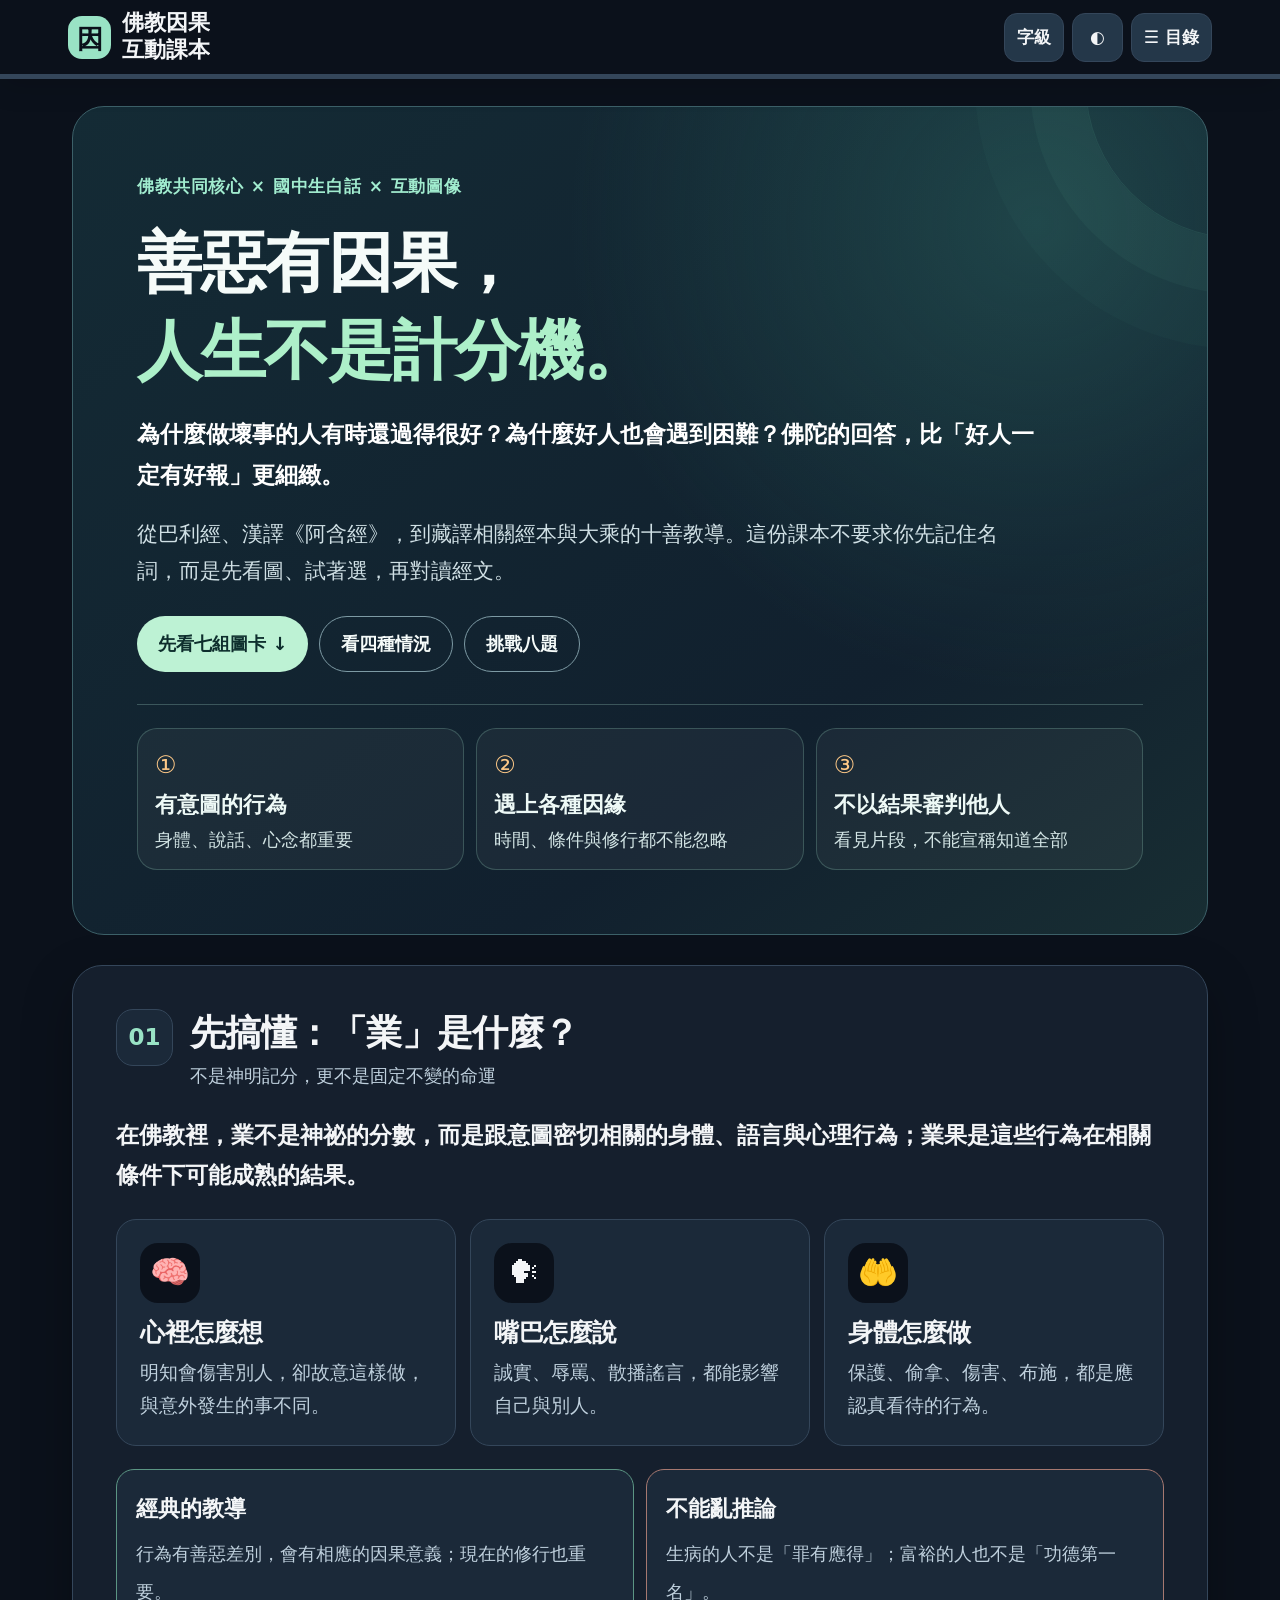
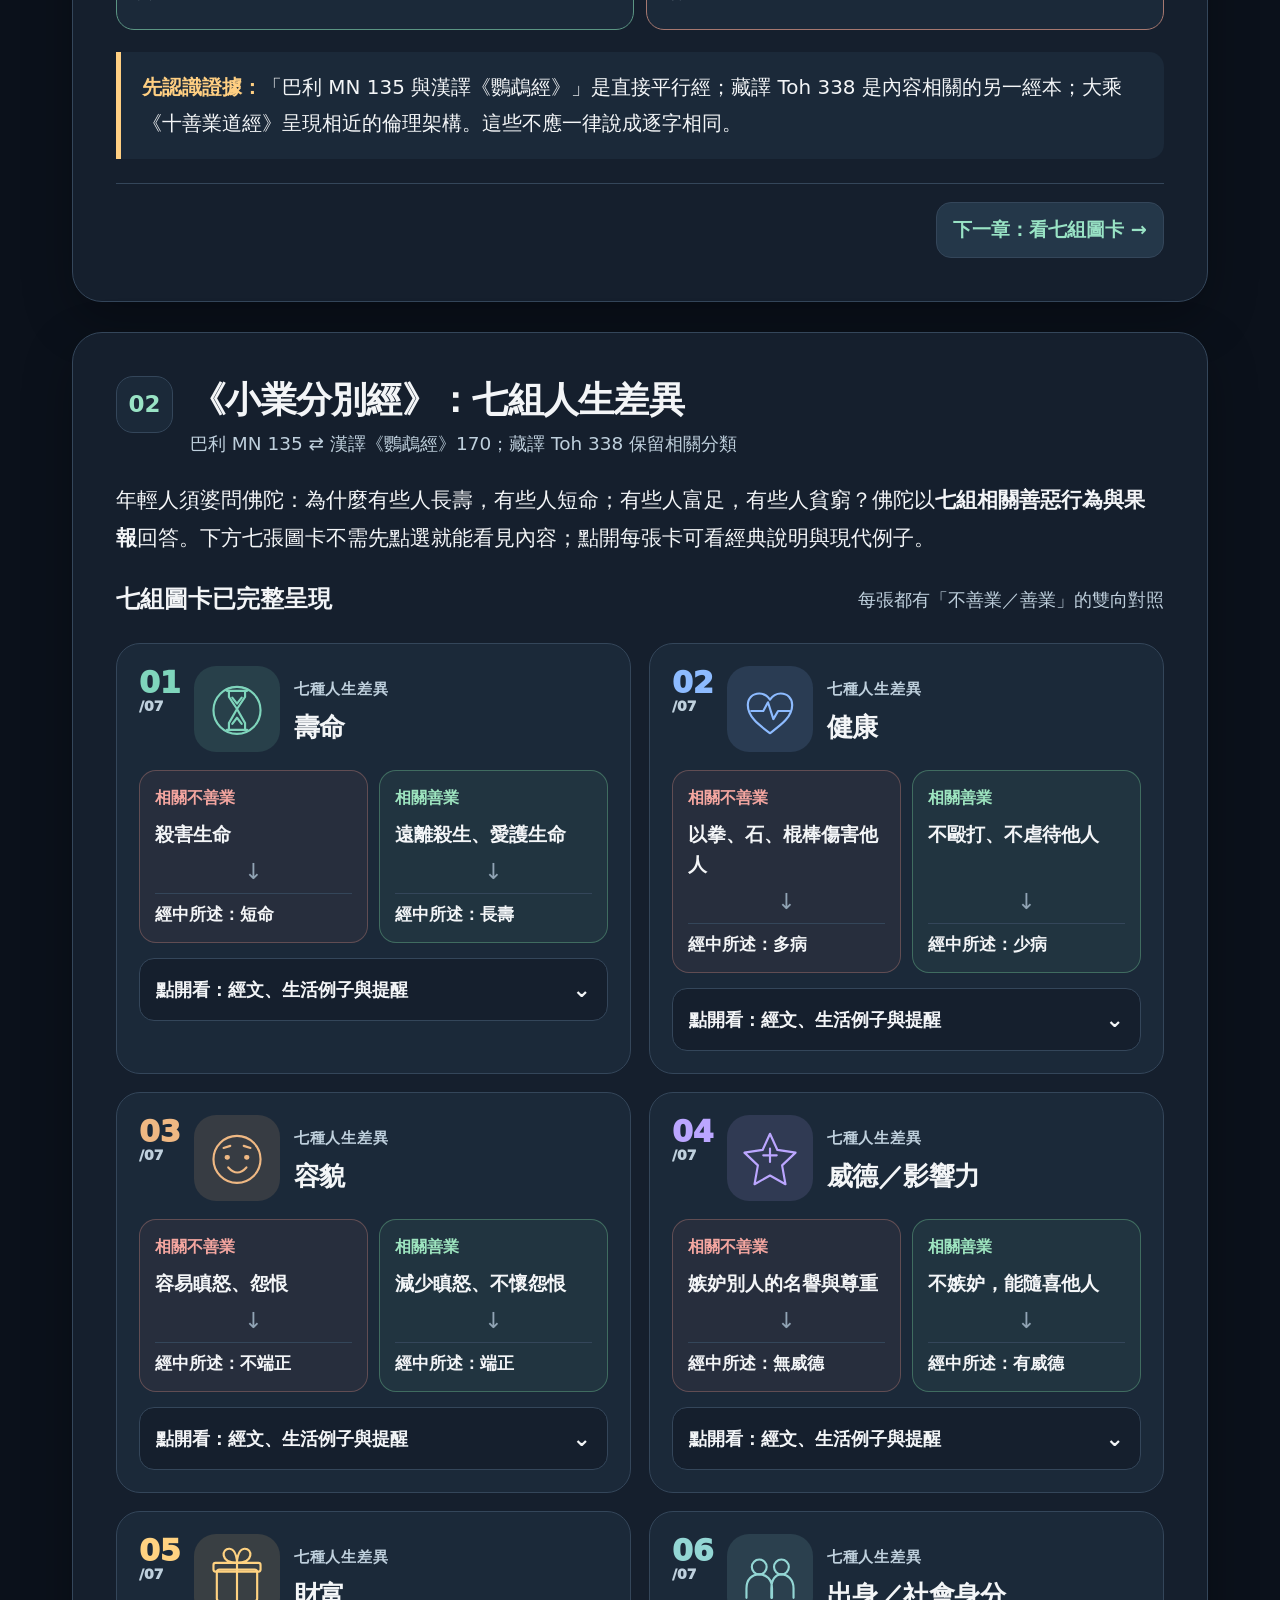
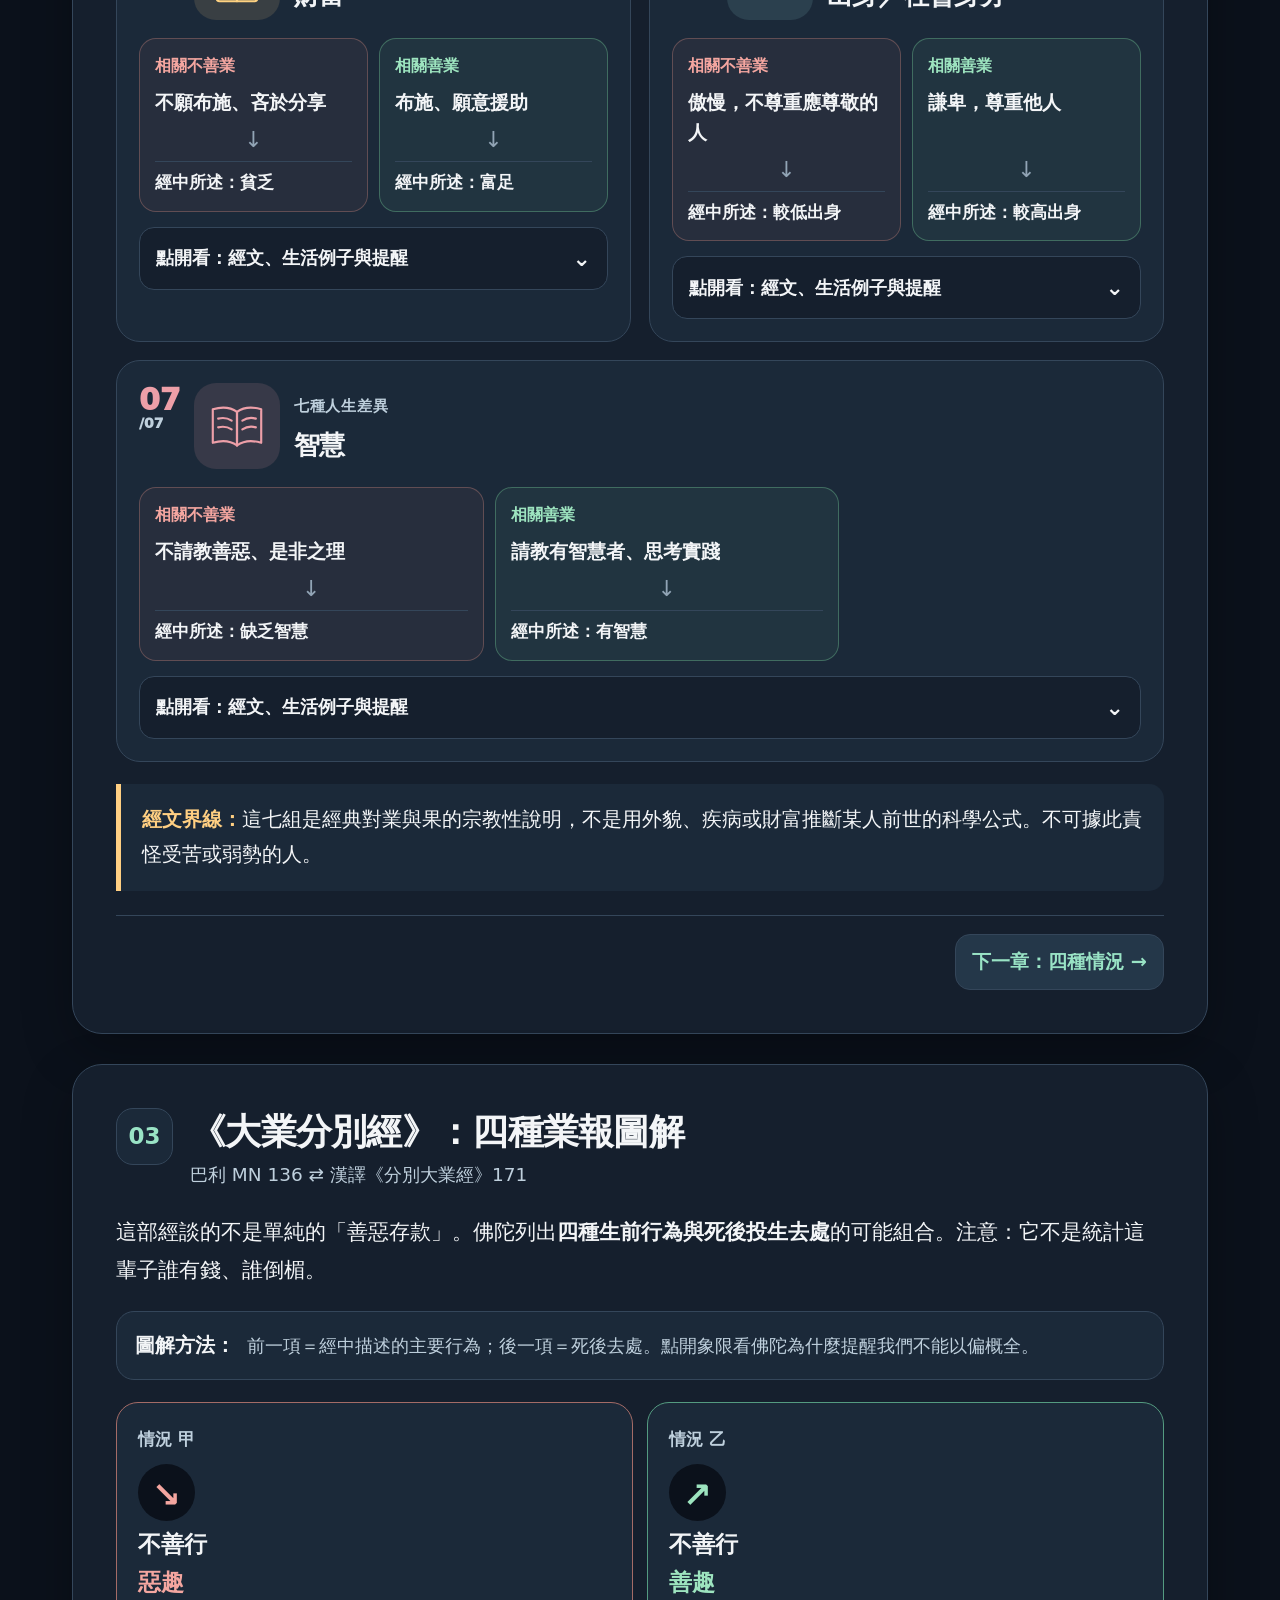
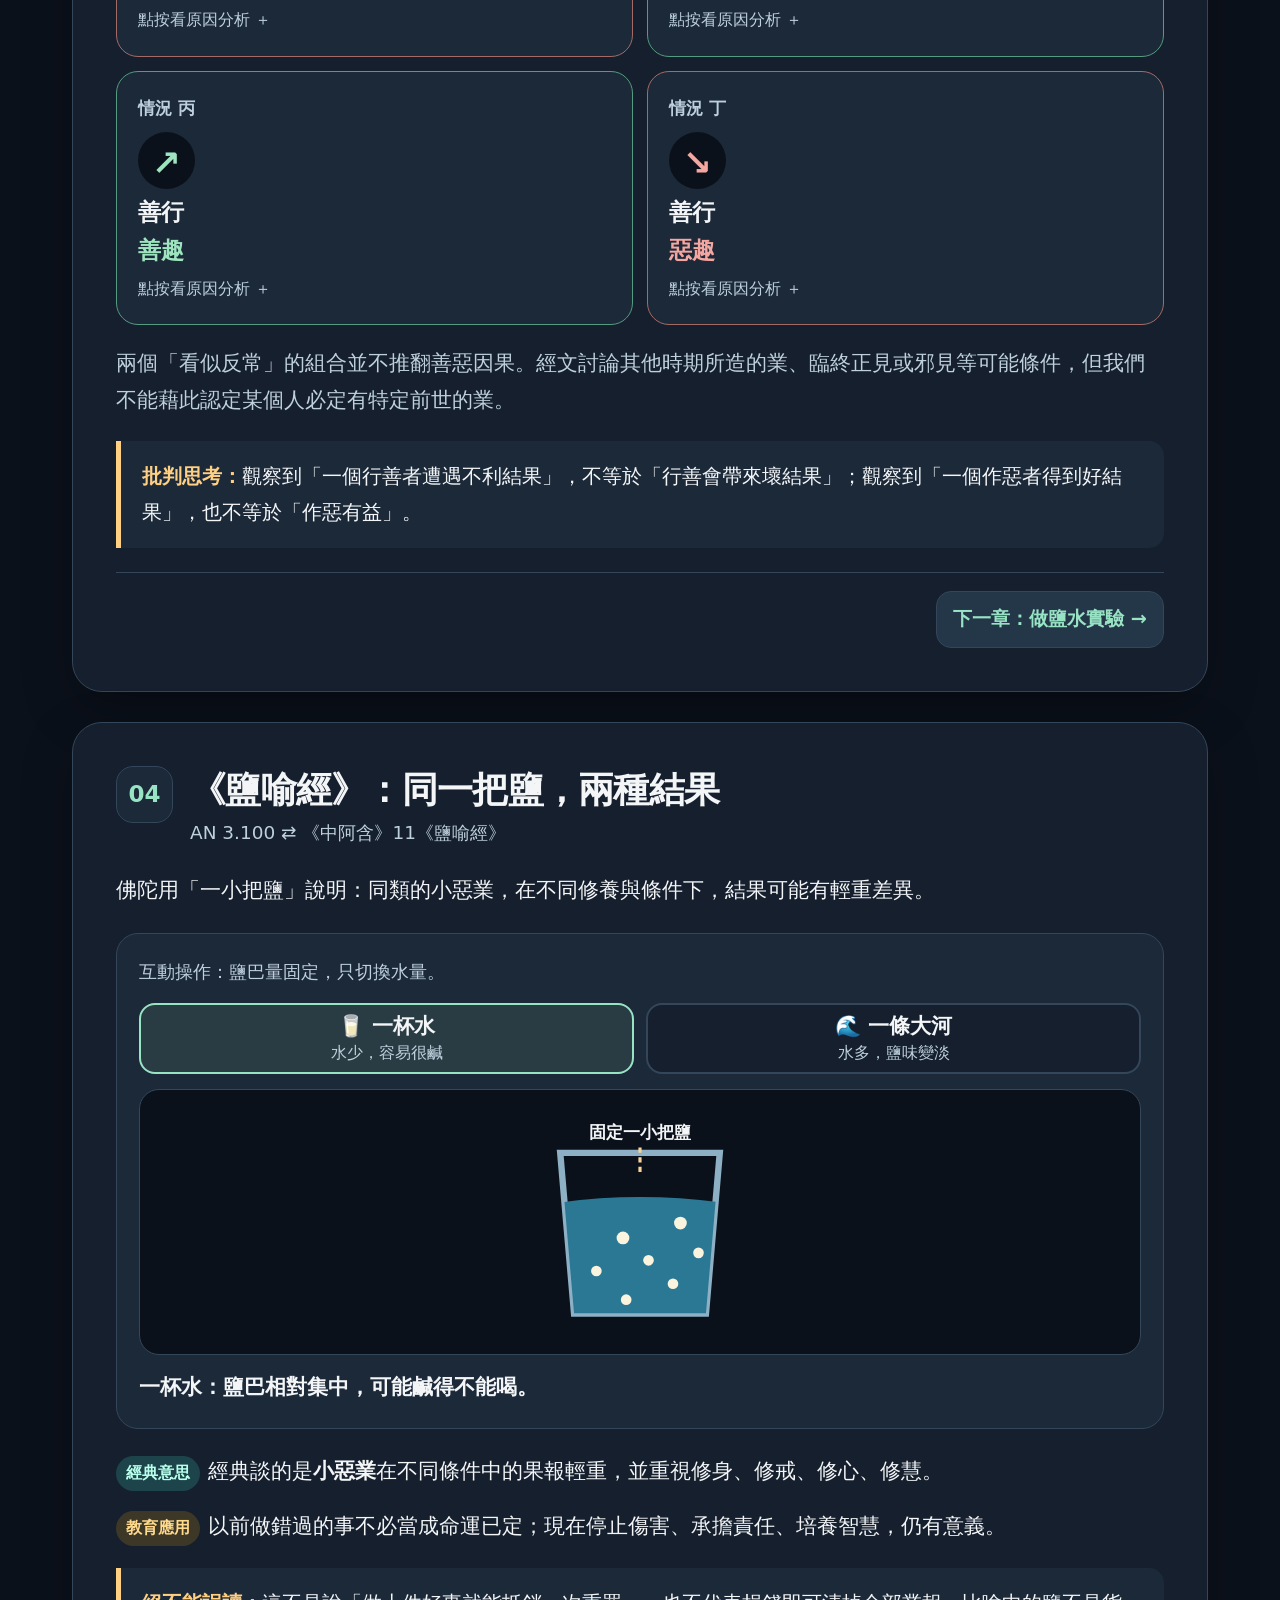
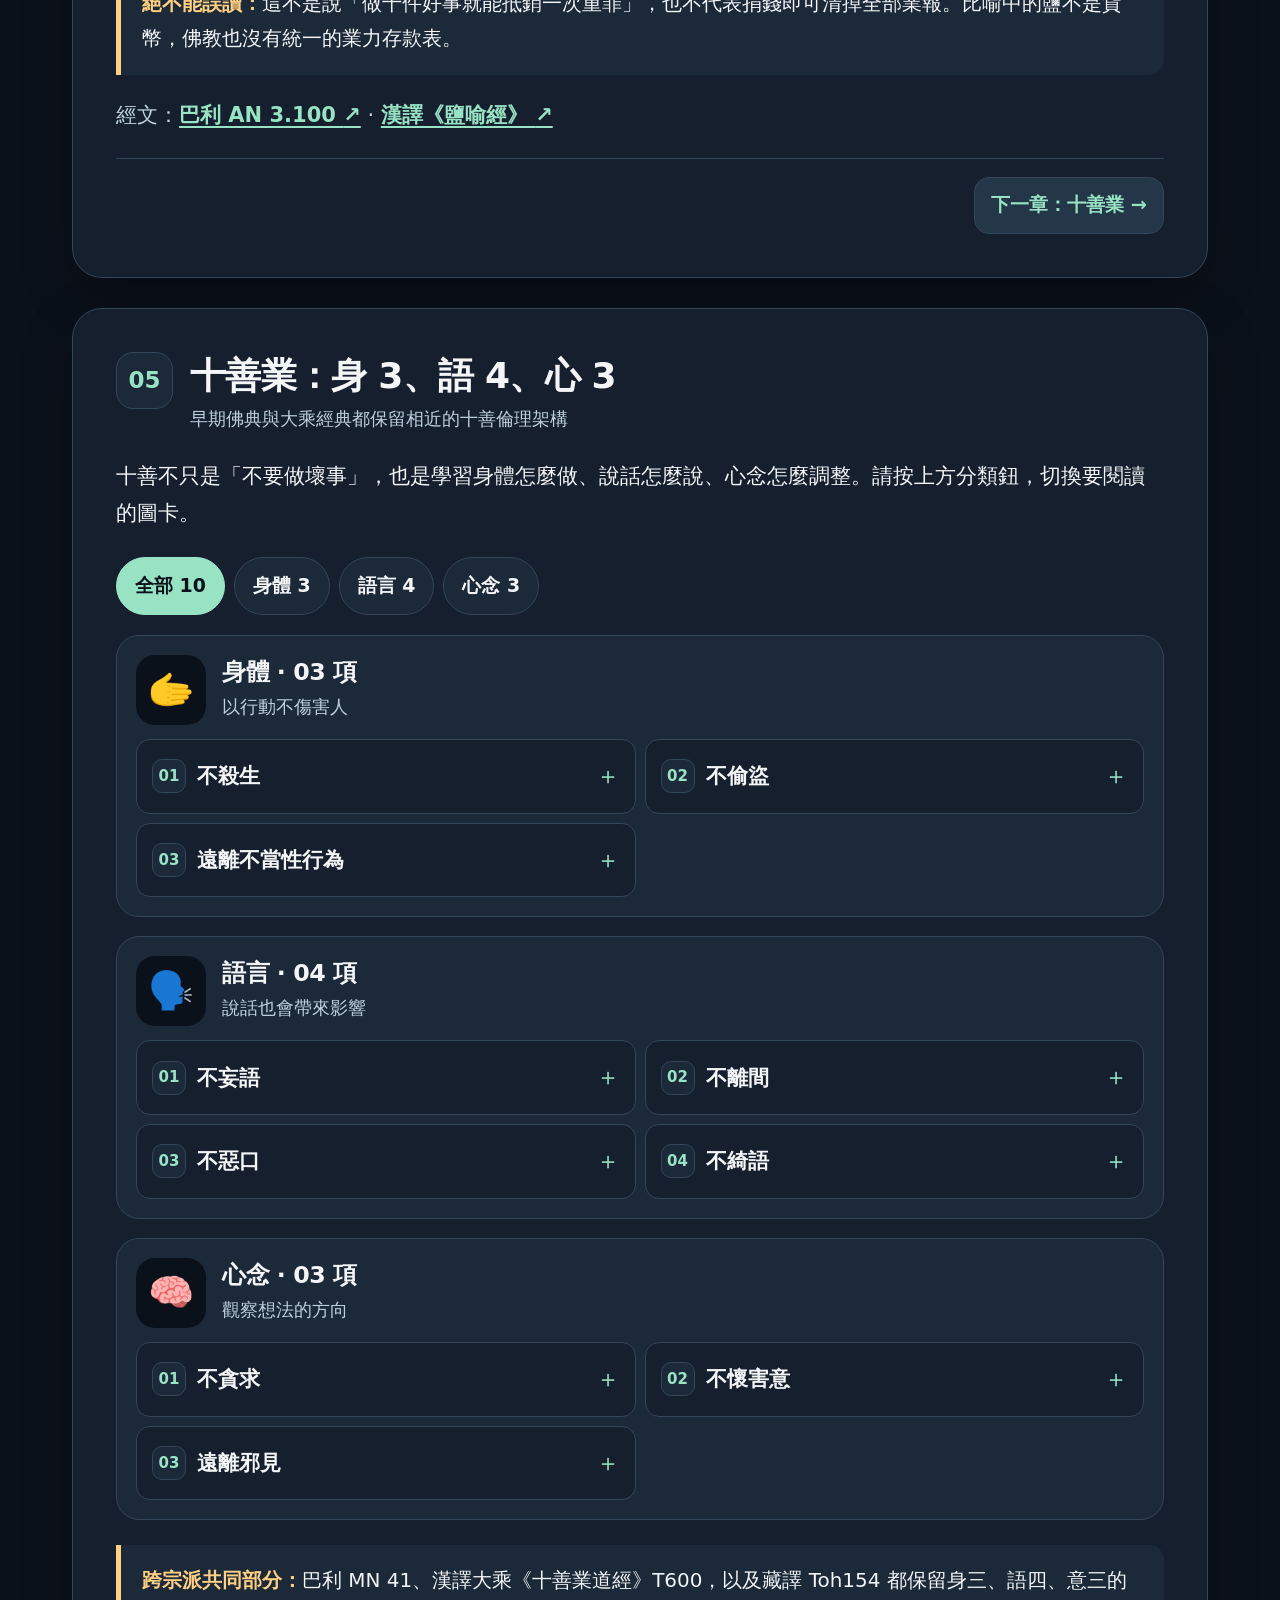
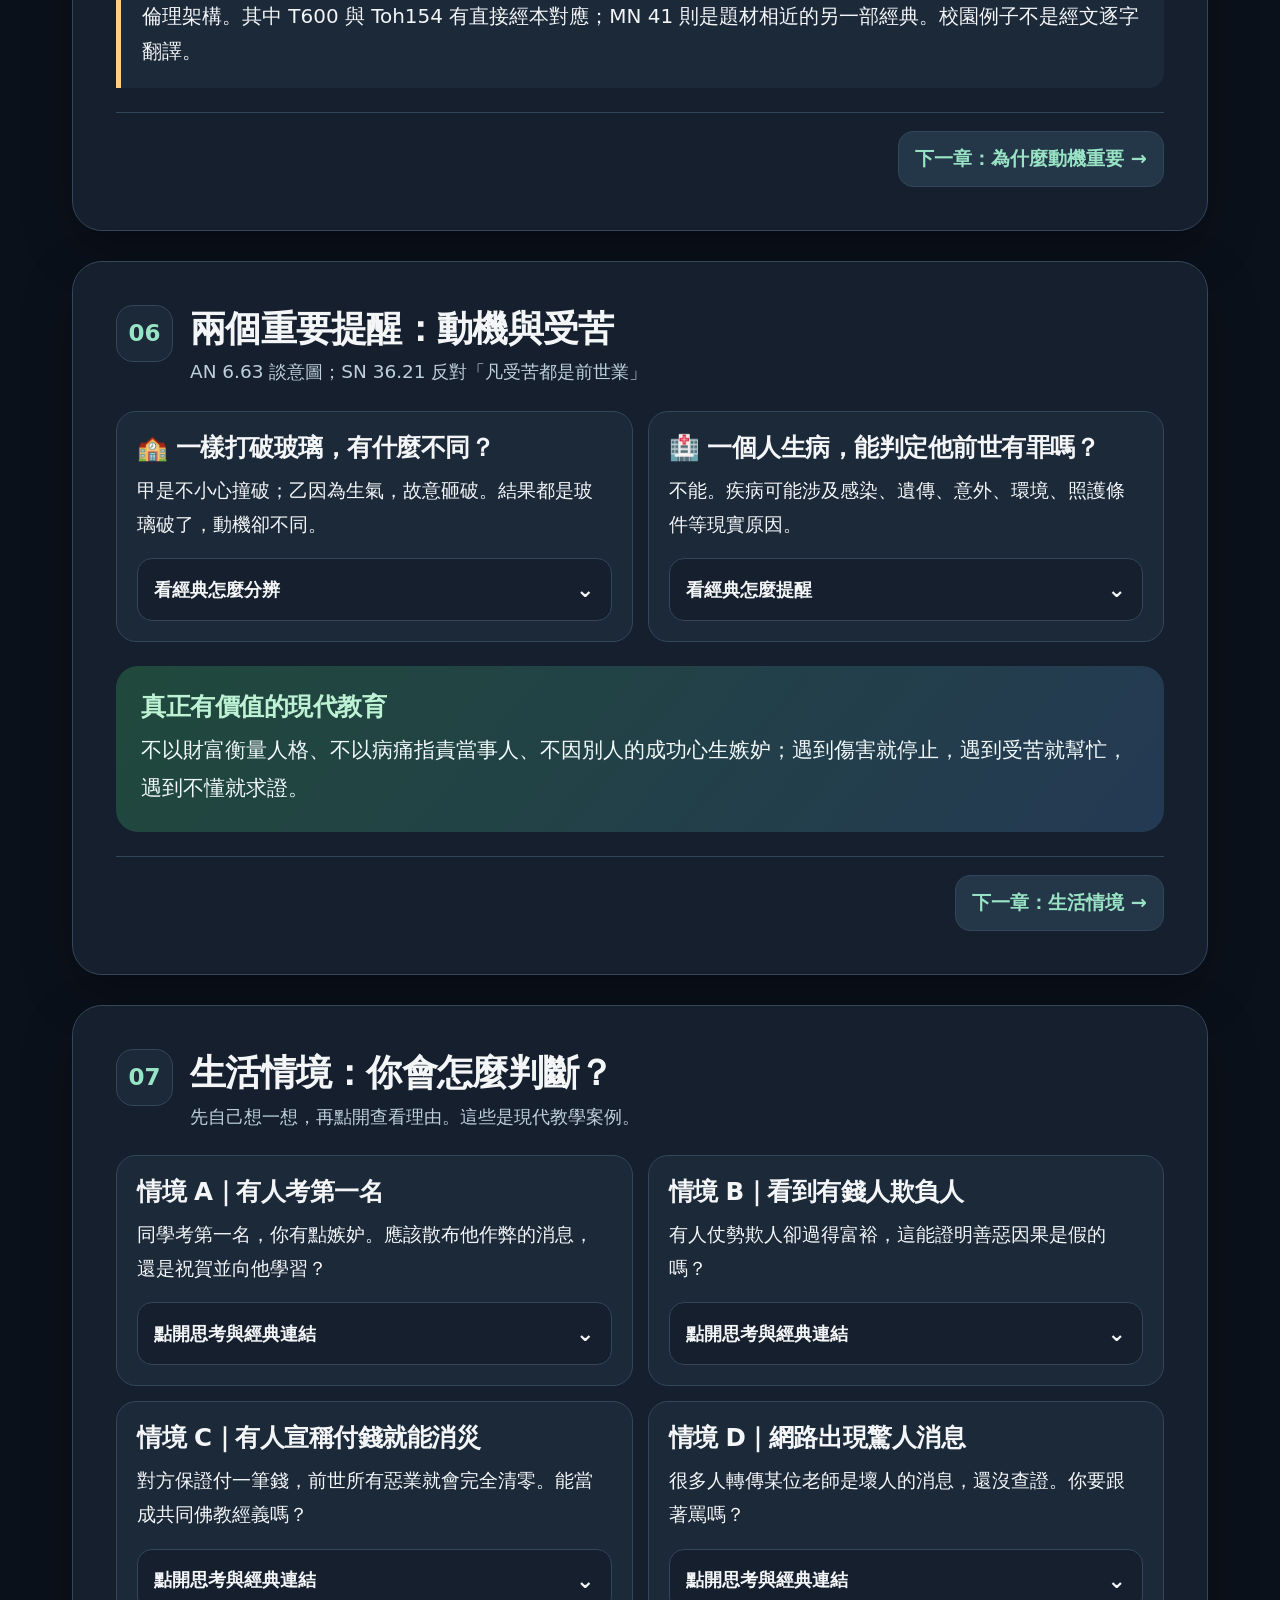
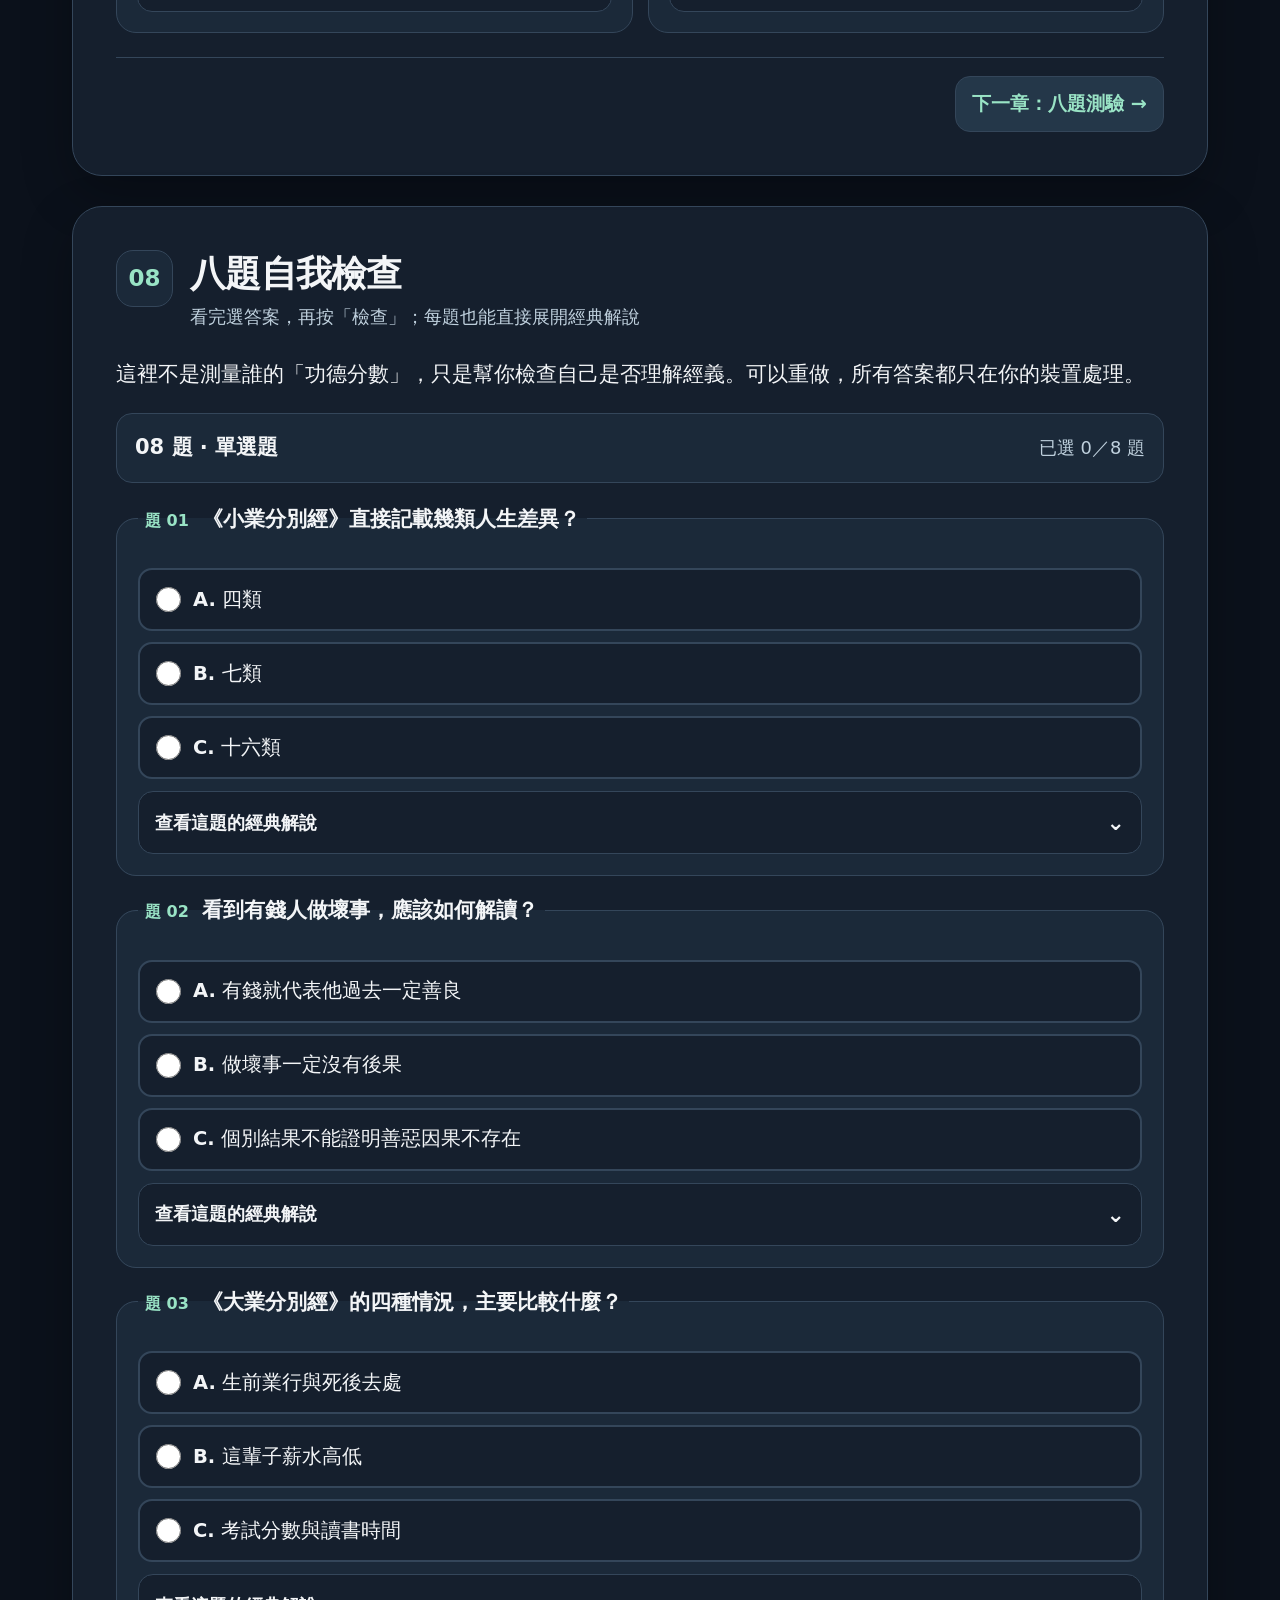
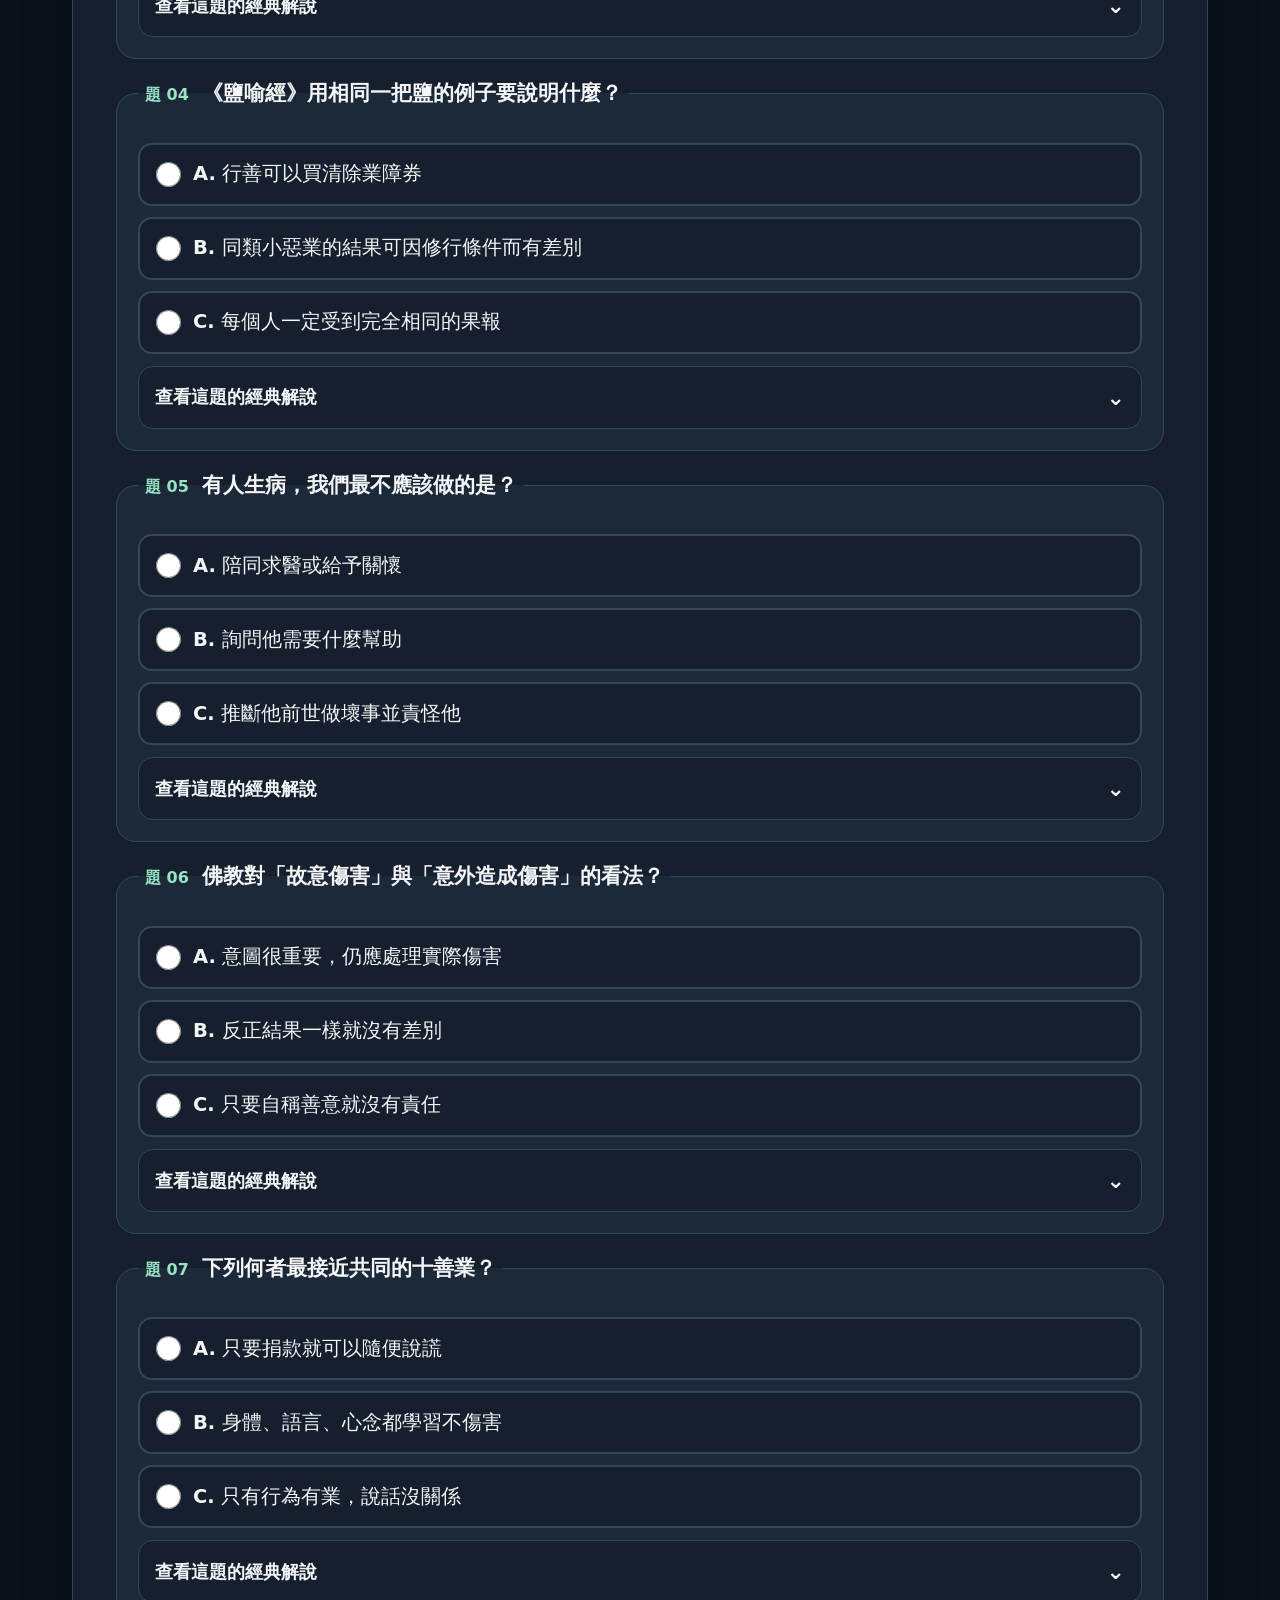
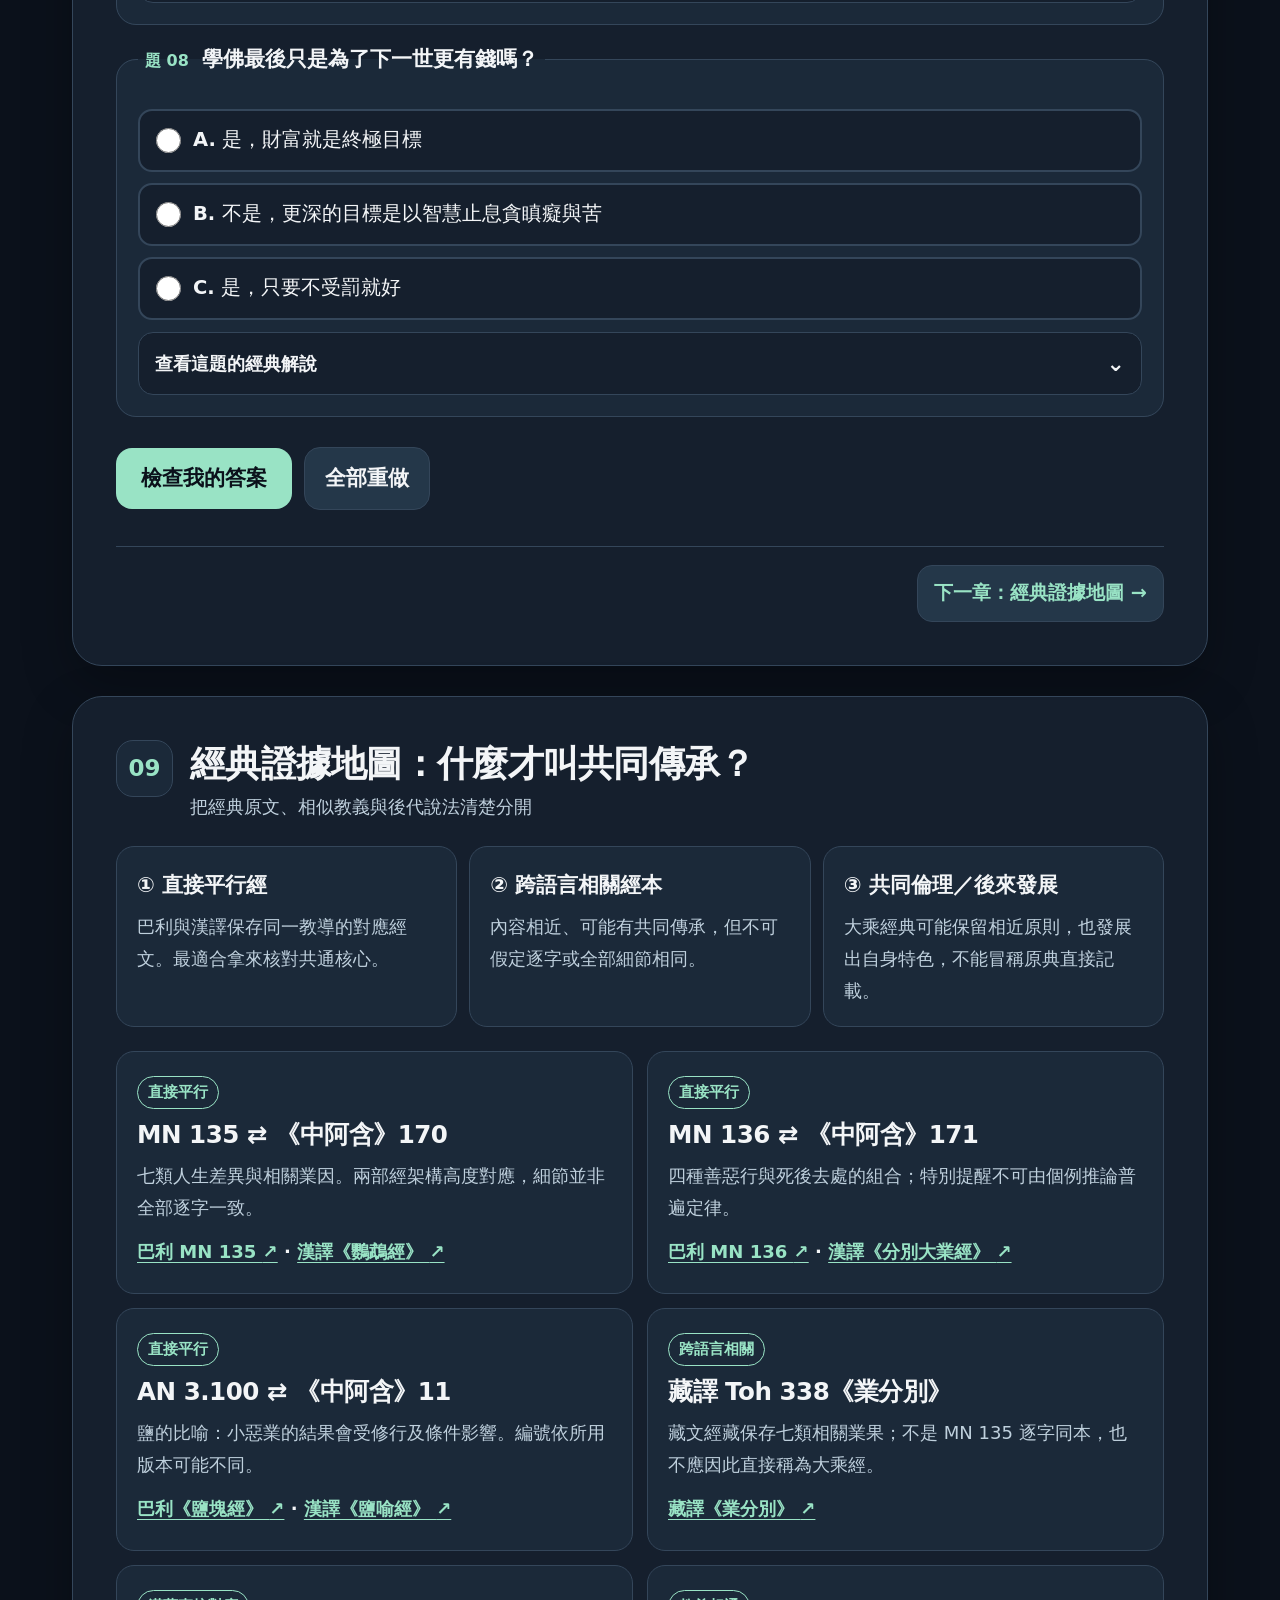
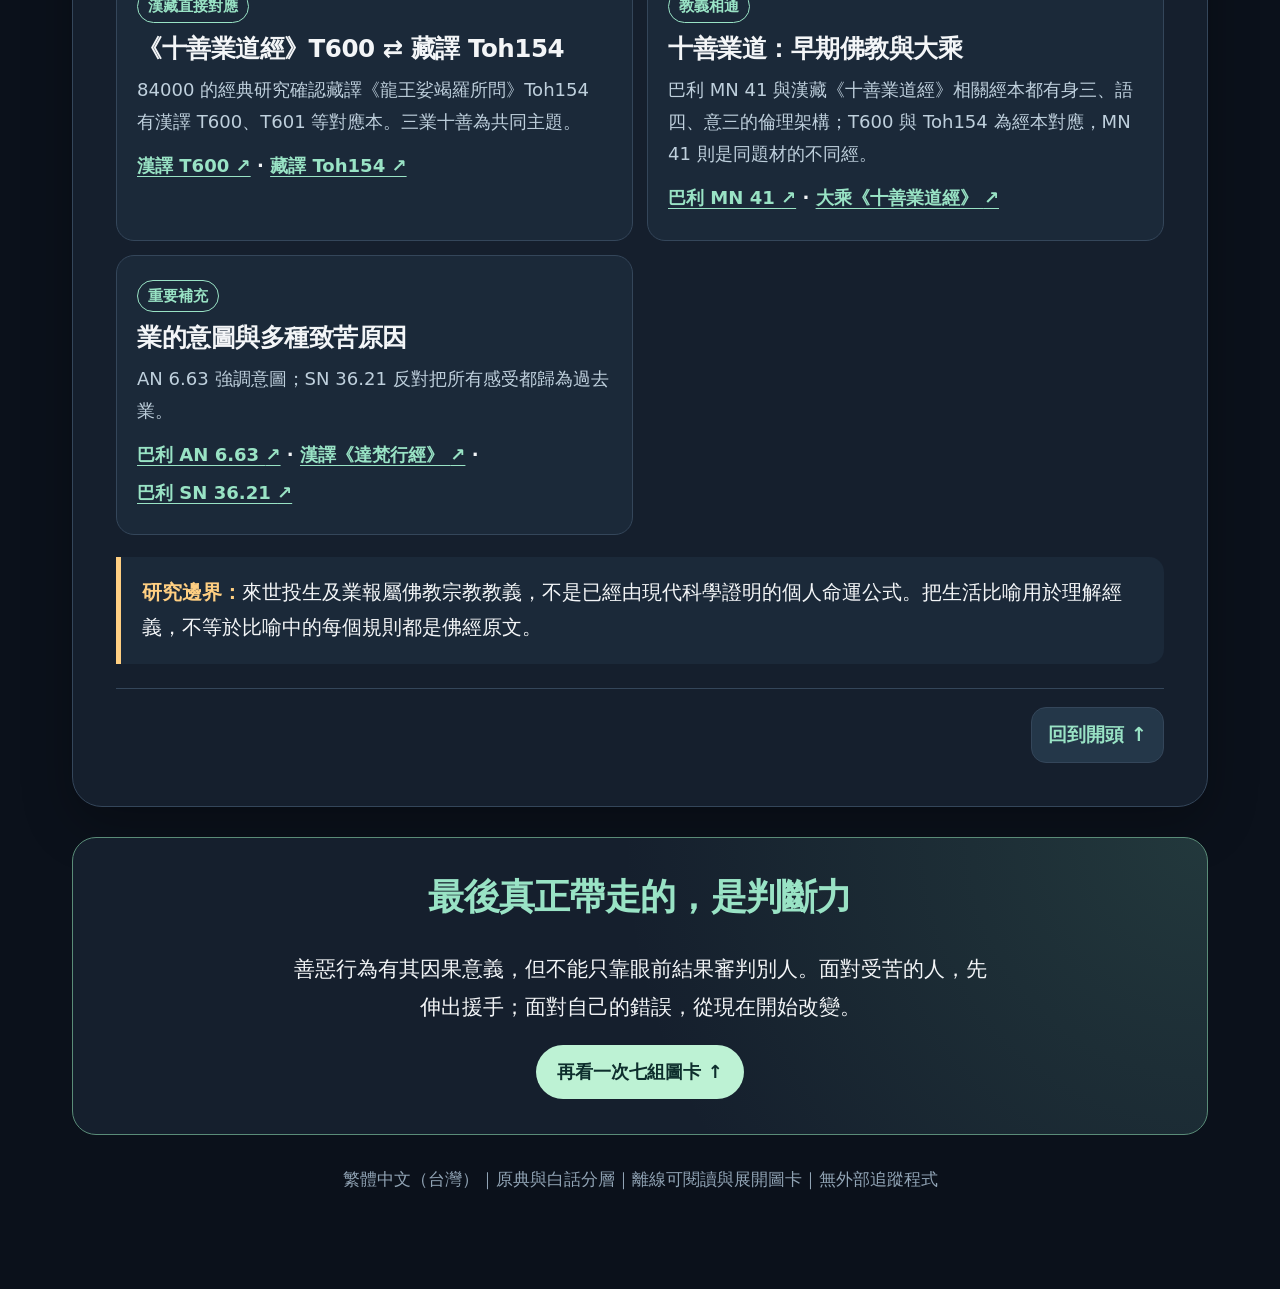
<file: versions/02-dark-large-cards.html>
<!doctype html>
<html lang="zh-Hant-TW" data-theme="dark" data-size="normal">
<head>
<meta charset="utf-8">
<meta name="viewport" content="width=device-width,initial-scale=1,viewport-fit=cover">
<meta name="theme-color" content="#0b111b">
<meta name="color-scheme" content="dark light">
<meta name="description" content="佛教因果互動課本，國中生也讀得懂。七組業果圖卡、四種業報象限、鹽水實驗、十善分類與八題測驗。預設大字深色，可離線使用。">
<title>人生不是報應計算機｜佛教因果互動課本 2.0</title>
<style>
:root{--bg:#0b111b;--panel:#151f2d;--panel2:#1b2939;--ink:#f3f5f7;--muted:#bfd0dd;--subtle:#91a4b5;--line:#34465a;--accent:#99e3c5;--focus:#ffc57c;--amber:#ffcf82;--bad:#f4a6a0;--good:#9de4bf;--button:#243749;--shadow:0 18px 50px #0004;--base:21px;--max:1180px}
html[data-theme="light"]{--bg:#f0f5f4;--panel:#fff;--panel2:#edf5f2;--ink:#1a2732;--muted:#344e60;--subtle:#546d7e;--line:#bfcfce;--accent:#075e57;--focus:#c07816;--amber:#885719;--bad:#aa433f;--good:#0b7654;--button:#e8f0ef;--shadow:0 14px 42px #192f3317}
html[data-size="large"]{--base:24px}html[data-size="xl"]{--base:27px}
*{box-sizing:border-box}html{scroll-behavior:smooth;scroll-padding-top:95px}body{margin:0;background:var(--bg);color:var(--ink);font:400 var(--base)/1.78 -apple-system,BlinkMacSystemFont,"PingFang TC","Noto Sans TC","Microsoft JhengHei",system-ui,sans-serif;word-wrap:break-word;overflow-wrap:anywhere}
button,input{font:inherit}button{cursor:pointer}button:disabled{opacity:.5;cursor:default}a{color:var(--accent);text-underline-offset:4px}a:hover{text-decoration-thickness:2px}button:focus-visible,a:focus-visible,summary:focus-visible,label:focus-within{outline:3px solid var(--focus);outline-offset:4px}h1,h2,h3,p{margin-top:0}h1,h2,h3{line-height:1.34;letter-spacing:-.02em}h1{font-size:clamp(2.2rem,5.1vw,4.1rem)}h2{font-size:clamp(1.5rem,3.5vw,2.25rem)}h3{font-size:1.17em}p{margin-bottom:.85em}small{font-size:.85em}::selection{background:#2d7765;color:#fff}
.skip{position:absolute;left:20px;top:-110px;padding:10px;z-index:99;background:var(--panel)}.skip:focus{top:12px}.sr-only{position:absolute!important;clip:rect(0,0,0,0);width:1px;height:1px;overflow:hidden;white-space:nowrap}
.top{position:sticky;top:0;z-index:40;background:var(--bg);border-bottom:1px solid var(--line);box-shadow:0 8px 28px #0002}.top-inner{height:74px;max-width:var(--max);margin:auto;padding:0 18px;display:flex;align-items:center;gap:12px;justify-content:space-between}.brand{display:flex;align-items:center;gap:11px;text-decoration:none;color:var(--ink);min-width:0}.logo{width:43px;height:43px;display:grid;place-items:center;border-radius:14px;background:var(--accent);color:var(--bg);font-weight:900;font-size:26px;flex-shrink:0}.brand-label{font-size:clamp(17px,2vw,22px);font-weight:850;line-height:1.22;overflow:hidden;text-overflow:ellipsis;white-space:nowrap}.top-tools{display:flex;gap:8px;align-items:center;flex-shrink:0}.topbtn{min-height:49px;min-width:51px;padding:7px 12px;background:var(--button);color:var(--ink);border:1px solid var(--line);border-radius:13px;font-size:17px;font-weight:750}.topbtn:hover{border-color:var(--accent)}.topbtn[aria-pressed="true"]{border-color:var(--accent)}.toc{position:relative}.toc>summary{list-style:none;display:flex;align-items:center;justify-content:center;cursor:pointer}.toc>summary::-webkit-details-marker{display:none}.toc nav{position:absolute;right:0;top:calc(100% + 12px);width:min(370px,calc(100vw - 30px));max-height:min(74vh,720px);overflow:auto;background:var(--panel);padding:12px;border:1px solid var(--line);border-radius:20px;box-shadow:0 25px 60px #0009}.toc a{display:block;color:var(--ink);padding:12px 14px;margin:3px 0;font-size:18px;text-decoration:none;border-radius:12px;border:1px solid transparent;line-height:1.4}.toc a:hover,.toc a:focus{border-color:var(--accent);background:var(--button)}.readline{height:4px;background:var(--line)}#pageBar{height:100%;width:0;background:linear-gradient(90deg,#7bcbb8,#f8cc82);transition:width .1s}
main{max-width:var(--max);padding:0 22px 80px;margin:0 auto}.hero{position:relative;margin:27px 0 28px;padding:clamp(24px,5vw,64px);background:radial-gradient(circle at 85% 14%,#347b7160,transparent 39%),linear-gradient(145deg,#142b35,#11202e 70%,#182e33);border:1px solid #3c6068;border-radius:32px;overflow:hidden}.hero:before{content:"";position:absolute;width:310px;height:310px;border:1px solid #79d9b21c;border-radius:100%;right:-190px;top:-180px;box-shadow:0 0 0 55px #79d9b20b,0 0 0 110px #79d9b207}.eyebrow{font-size:17px!important;letter-spacing:.05em;color:#a1eccf;font-weight:780;margin-bottom:18px}.hero h1{color:#f5fbf9;max-width:920px;margin-bottom:20px}.hero h1 em{font-style:normal;color:#adf0c9}.hero p{color:#d0e0e5;max-width:900px;font-size:1.02em;line-height:1.75}.hero .hero-intro{font-weight:700;color:#fff;font-size:1.1em}.hero-nav{display:flex;flex-wrap:wrap;gap:11px;margin:26px 0 10px}.jump{display:inline-flex;align-items:center;justify-content:center;text-decoration:none;background:#bdf2d4;color:#0e2e2d;padding:11px 21px;border-radius:100px;font-size:18px;font-weight:800;min-height:54px}.jump.alt{background:transparent;color:#f5fbf9;border:1px solid #7d9aa4}.hero-strip{border-top:1px solid #70969270;margin-top:32px;padding-top:23px;display:grid;grid-template-columns:repeat(3,minmax(0,1fr));gap:12px}.hero-step{border:1px solid #69968c66;background:#ffffff0b;border-radius:20px;padding:15px 17px;color:#edf9f6}.hero-step b{font-size:1.03em;display:block}.hero-step span{display:block;color:#d2e4e4;font-size:.84em;line-height:1.55;margin-top:2px}.hero-step>i{font-style:normal;color:#ffc987;font-size:24px}
.chapter{scroll-margin-top:99px;margin:30px 0;padding:clamp(19px,3.5vw,43px);background:var(--panel);border:1px solid var(--line);border-radius:30px;box-shadow:var(--shadow)}.chapter-top{display:flex;align-items:flex-start;gap:17px;margin:0 0 25px}.chapnum{min-width:57px;height:57px;display:grid;place-items:center;border-radius:17px;background:var(--panel2);border:1px solid var(--line);color:var(--accent);font-weight:900;font-size:23px}.chapter-heading h2{margin:0 0 5px}.chapter-sub{font-size:.88em;color:var(--muted);line-height:1.5;margin:0}.intro-lead{font-size:1.08em;font-weight:670}.section-note{margin:22px 0;padding:18px 21px;border-left:5px solid var(--amber);border-radius:0 15px 15px 0;background:var(--panel2);font-size:.95em}.section-note strong{color:var(--amber)}.mini-grid{display:grid;grid-template-columns:repeat(3,minmax(0,1fr));gap:14px;margin:23px 0}.mini{min-width:0;border:1px solid var(--line);background:var(--panel2);padding:23px;border-radius:20px}.mini i{display:grid;place-items:center;width:60px;height:60px;border-radius:18px;background:var(--bg);font-size:32px;font-style:normal;margin-bottom:14px}.mini h3{margin-bottom:6px}.mini p{font-size:.89em;color:var(--muted);margin:0}.canon-tag,.modern-tag,.guard-tag{font-size:16px!important;display:inline-flex;align-items:center;padding:3px 10px;margin-right:8px;border-radius:99px;font-weight:800;white-space:nowrap}.canon-tag{background:#256a6980;color:#b8ffec}.modern-tag{background:#67512480;color:#ffda8b}.guard-tag{background:#72444380;color:#ffbeb3}html[data-theme="light"] .canon-tag{background:#d3eee4;color:#075a51}html[data-theme="light"] .modern-tag{background:#fff1cf;color:#885719}html[data-theme="light"] .guard-tag{background:#fff0eb;color:#a53b31}
.lens{display:grid;grid-template-columns:1fr 1fr;gap:12px;margin:22px 0}.lens div{border:1px solid var(--line);border-radius:18px;padding:19px;background:var(--panel2)}.lens b{display:block;font-size:1.07em;margin-bottom:6px}.lens span{color:var(--muted);font-size:.88em}.lens .yes{border-color:#5b9583}.lens .no{border-color:#a67870}
.countline{display:flex;align-items:center;justify-content:space-between;flex-wrap:wrap;gap:10px;margin:22px 0}.countline strong{font-size:1.12em}.countline span{color:var(--muted);font-size:.85em}
.seven-grid{display:grid;grid-template-columns:repeat(2,minmax(0,1fr));gap:18px}.seven-card{min-width:0;border:1px solid var(--line);border-radius:24px;background:var(--panel2);padding:22px;overflow:hidden}.seven-head{display:grid;grid-template-columns:auto 87px minmax(0,1fr);gap:13px;align-items:center;margin-bottom:18px}.seven-number{align-self:start;color:var(--item-hue);font-size:30px;font-weight:950;line-height:1.1}.seven-number small{display:block;font-size:14px;color:var(--muted)}.seven-art{border-radius:22px;width:86px;height:86px;color:var(--item-hue);background:color-mix(in srgb,var(--item-hue) 13%,transparent);display:grid;place-items:center}.draw{width:78px;height:78px}.tiny-title{font-size:15px;letter-spacing:.05em;color:var(--muted);font-weight:750}.seven-heading h3{margin:4px 0;font-size:1.25em}.pair{display:grid;grid-template-columns:repeat(2,minmax(0,1fr));gap:11px}.causal{min-width:0;display:flex;align-items:start;flex-direction:column;padding:15px;border:1px solid;border-radius:17px;line-height:1.5}.causal.bad{background:#d47b7811;border-color:#bf817962}.causal.good{background:#78c79f13;border-color:#68b58a70}.pair-badge{font-size:16px;font-weight:840;color:var(--subtle);margin-bottom:10px}.causal.bad .pair-badge{color:var(--bad)}.causal.good .pair-badge{color:var(--good)}.causal strong{font-weight:800;font-size:.91em;line-height:1.56;flex:1;word-break:normal}.thin-arrow{margin:5px auto;font-size:22px;color:var(--subtle)}.pair-outcome{display:block;width:100%;border-top:1px solid var(--line);padding-top:8px;font-size:.81em;font-weight:750;color:var(--ink)}
.expand{margin-top:15px;border:1px solid var(--line);border-radius:15px;background:var(--panel);overflow:hidden}.expand>summary{display:flex;align-items:center;justify-content:space-between;gap:10px;list-style:none;cursor:pointer;padding:14px 16px;font-size:.88em;font-weight:800;line-height:1.5}.expand>summary::-webkit-details-marker{display:none}.expand>summary span:last-child{flex-shrink:0;font-size:22px;transition:transform .2s}.expand[open]>summary span:last-child{transform:rotate(180deg)}.expand[open] summary{border-bottom:1px solid var(--line)}.expand-body{padding:17px 19px}.expand-body p{font-size:.88em;line-height:1.68;margin:0 0 15px}.expand-body p:last-child{margin-bottom:0}.label-canon,.label-modern{display:block;font-size:15px;font-weight:900;letter-spacing:.03em;margin-bottom:5px}.label-canon{color:var(--accent)}.label-modern{color:var(--amber)}.guard{border-left:4px solid var(--bad);background:color-mix(in srgb,var(--bad) 10%,transparent);border-radius:0 10px 10px 0;padding:12px 14px;color:var(--ink)}.guard strong{color:var(--bad)}.evidence-links{color:var(--muted)}.evidence-links a{font-weight:700}
.four-overview{display:flex;flex-wrap:wrap;gap:12px;margin:22px 0;padding:16px 18px;background:var(--panel2);border-radius:18px;border:1px solid var(--line);align-items:center}.four-overview b{font-size:.95em}.four-overview span{font-size:.85em;color:var(--muted)}.four-grid{display:grid;grid-template-columns:repeat(2,minmax(0,1fr));gap:14px}.four-item{min-width:0;border:1.5px solid var(--line);border-radius:22px;background:var(--panel2);overflow:hidden}.four-item.good-end{border-color:#549b80}.four-item.bad-end{border-color:#a46b66}.four-item>summary{list-style:none;display:grid;align-content:start;justify-items:start;gap:9px;min-height:184px;cursor:pointer;padding:21px}.four-item>summary::-webkit-details-marker{display:none}.fourdex{font-size:17px;font-weight:830;color:var(--muted)}.four-icon{display:grid;place-items:center;width:57px;height:57px;border-radius:50%;font-size:35px;font-weight:900;background:var(--bg);color:var(--good)}.bad-end .four-icon{color:var(--bad)}.action-pill,.dest-pill{display:inline-block;font-weight:850;font-size:1.1em;line-height:1.25}.dest-pill{color:var(--good)}.bad-end .dest-pill{color:var(--bad)}.case-arrow{display:none}.four-hint{color:var(--muted);font-size:.78em}.four-item[open]{box-shadow:inset 0 0 0 1px var(--line)}.four-open{padding:0 20px 18px;border-top:1px solid var(--line)}.four-open p{font-size:.9em;margin-top:16px}.four-open p:last-child{margin-bottom:0}.four-caution{margin-top:20px;color:var(--muted)}
.salt-lab{margin:24px 0;border-radius:22px;border:1px solid var(--line);background:var(--panel2);padding:22px;position:relative}.salt-lab>input{position:absolute;opacity:0;width:1px;height:1px}.salt-controls{display:grid;grid-template-columns:repeat(2,minmax(0,1fr));gap:12px;margin:15px 0}.salt-choice{display:flex;flex-direction:column;align-items:center;justify-content:center;gap:3px;min-height:69px;cursor:pointer;text-align:center;border:2px solid var(--line);border-radius:16px;padding:8px;background:var(--panel);font-weight:800;line-height:1.3}.salt-choice small{color:var(--muted);font-size:.75em;font-weight:500}#salt-cup:checked ~ .salt-controls label[for="salt-cup"],#salt-river:checked ~ .salt-controls label[for="salt-river"]{border-color:var(--accent);background:color-mix(in srgb,var(--accent) 15%,var(--panel))}#salt-cup:focus-visible ~ .salt-controls label[for="salt-cup"],#salt-river:focus-visible ~ .salt-controls label[for="salt-river"]{outline:3px solid var(--focus)}.salt-stage{border-radius:20px;background:var(--bg);border:1px solid var(--line);padding:15px;text-align:center}.water-svg{width:min(100%,500px);max-height:250px;display:block;margin:0 auto}.water-svg .water{fill:#69bdd0;opacity:.73}.water-svg .salt-grain{fill:#fff3cd}.salt-svg-text{fill:var(--ink);font-size:16px;font-weight:760}.water-cup,.water-river{display:none}#salt-cup:checked ~ .salt-stage .water-cup{display:block}#salt-river:checked ~ .salt-stage .water-river{display:block}.salt-explain{padding:14px 0 0}.salt-explain .salt-for-cup,.salt-explain .salt-for-river{display:none;margin:0;font-weight:750}#salt-cup:checked ~ .salt-explain .salt-for-cup,#salt-river:checked ~ .salt-explain .salt-for-river{display:block}.salt-legend{font-size:.85em;color:var(--muted);margin:0 0 10px}
.ten-lab{position:relative;margin:25px 0}.ten-lab>input{position:absolute;opacity:0;width:1px;height:1px}.filter-bar{display:flex;flex-wrap:wrap;gap:9px;margin-bottom:20px}.filter-bar label{display:inline-flex;justify-content:center;align-items:center;border:1.5px solid var(--line);background:var(--panel2);padding:11px 18px;border-radius:100px;cursor:pointer;font-weight:800;font-size:.9em;min-height:50px}.filter-bar label:hover{border-color:var(--accent)}#tf-all:checked ~ .filter-bar [for="tf-all"],#tf-body:checked ~ .filter-bar [for="tf-body"],#tf-speech:checked ~ .filter-bar [for="tf-speech"],#tf-mind:checked ~ .filter-bar [for="tf-mind"]{background:var(--accent);color:var(--bg);border-color:var(--accent)}#tf-body:checked ~ .ten-groups .ten-group:not(.tg-body),#tf-speech:checked ~ .ten-groups .ten-group:not(.tg-speech),#tf-mind:checked ~ .ten-groups .ten-group:not(.tg-mind){display:none}.ten-groups{display:grid;gap:19px}.ten-group{border:1px solid var(--line);background:var(--panel2);border-radius:23px;padding:19px}.ten-group-head{display:flex;gap:16px;align-items:center;margin-bottom:14px}.ten-pict{width:70px;height:70px;display:grid;place-items:center;border-radius:19px;background:var(--bg);font-size:37px;flex-shrink:0}.ten-group-head h3{margin:0;font-size:1.13em}.ten-group-head p{font-size:.86em;color:var(--muted);margin:2px 0 0}.ten-list{display:grid;grid-template-columns:repeat(2,minmax(0,1fr));gap:9px}.ten-item{border:1px solid var(--line);border-radius:14px;background:var(--panel);overflow:hidden;min-width:0}.ten-item summary{display:flex;align-items:center;gap:11px;cursor:pointer;list-style:none;padding:15px;min-height:72px}.ten-item summary::-webkit-details-marker{display:none}.ten-number{display:grid;place-items:center;border-radius:10px;background:var(--panel2);border:1px solid var(--line);width:34px;height:34px;flex-shrink:0;font-size:15px;color:var(--accent);font-weight:900}.ten-name{font-weight:850;flex:1;line-height:1.35}.ten-mini{display:none}.chev{font-size:24px;color:var(--accent);margin-left:auto}.ten-item[open] .chev{transform:rotate(45deg)}.ten-more{border-top:1px solid var(--line);padding:16px}.ten-more p{font-size:.88em;margin:0 0 9px}.ten-more p:last-child{margin-bottom:0}
.situation-grid{display:grid;grid-template-columns:repeat(2,minmax(0,1fr));gap:15px;margin:22px 0}.situation{border:1px solid var(--line);border-radius:20px;padding:20px;background:var(--panel2)}.situation h3{margin:0 0 9px}.situation p{font-size:.91em}.situation .expand{margin-top:15px}.ethics-banner{background:linear-gradient(130deg,#20493c,#243953);color:#fff;padding:25px;border-radius:22px;margin:24px 0}.ethics-banner h3{margin-bottom:8px;color:#bdf2d4}.ethics-banner p{margin:0;color:#f0f8f9}
.quiz-info{display:flex;align-items:center;flex-wrap:wrap;justify-content:space-between;gap:12px;border:1px solid var(--line);border-radius:16px;padding:15px 18px;margin:20px 0;background:var(--panel2)}.quiz-info b{font-size:1em}.quiz-info span{font-size:.85em;color:var(--muted)}.quiz-form{display:grid;gap:18px}.quiz-item{min-width:0;margin:0;padding:21px;border:1px solid var(--line);border-radius:20px;background:var(--panel2)}.quiz-item legend{font-size:1em;font-weight:850;line-height:1.55;padding:0 7px;max-width:100%}.quiz-n{display:inline-block;color:var(--accent);font-size:16px;border-radius:8px;margin-right:6px}.answer-list{display:grid;gap:11px;margin-top:12px}.answer{display:flex;cursor:pointer;align-items:center;gap:12px;padding:14px 16px;border:2px solid var(--line);border-radius:14px;background:var(--panel);line-height:1.55;font-size:.93em;min-height:63px}.answer input{width:25px;height:25px;accent-color:var(--accent);flex-shrink:0;margin:0}.answer:has(input:checked){border-color:var(--accent)}.answer.correct{border-color:var(--good)!important;background:color-mix(in srgb,var(--good) 11%,var(--panel))}.answer.wrong{border-color:var(--bad)!important;background:color-mix(in srgb,var(--bad) 11%,var(--panel))}.quiz-feedback{font-size:.91em;margin:10px 0 0;font-weight:700}.quiz-feedback:empty{display:none}.answer-key{margin-top:12px}.answer-key p{padding:15px 18px;margin:0;font-size:.9em}.quiz-actions{display:flex;flex-wrap:wrap;gap:12px;align-items:center;margin:12px 0}.mainbtn{background:var(--accent);color:var(--bg);font-size:1em;border:0;border-radius:16px;min-height:60px;padding:12px 25px;font-weight:900}.secondarybtn{background:var(--button);color:var(--ink);border:1px solid var(--line);border-radius:16px;padding:12px 20px;min-height:56px;font-weight:750}.score{display:none;padding:22px;border:2px solid var(--accent);border-radius:19px;background:var(--panel2);margin-top:16px}.score.show{display:block}.score b{display:block;font-size:1.6em;color:var(--accent)}
.evidence-map{display:grid;grid-template-columns:repeat(3,minmax(0,1fr));gap:12px;margin:18px 0 24px}.evidence-step{background:var(--panel2);border:1px solid var(--line);border-radius:18px;padding:20px}.evidence-step b{display:block;font-size:1em;margin-bottom:7px}.evidence-step p{font-size:.85em;color:var(--muted);margin:0}.source-list{display:grid;grid-template-columns:repeat(2,minmax(0,1fr));gap:14px}.source-card{border:1px solid var(--line);border-radius:18px;background:var(--panel2);padding:20px;min-width:0}.source-type{display:inline-block;border:1px solid var(--accent);border-radius:99px;color:var(--accent);padding:2px 10px;font-size:15px;font-weight:800;margin-bottom:10px}.source-card h3{margin-bottom:8px}.source-card p{font-size:.86em;color:var(--muted);margin:0 0 12px}.source-card .source-links{color:var(--ink);font-weight:750;margin:0}.source-links a{display:inline-block;margin-bottom:5px}.ending{text-align:center;border-radius:24px;padding:35px 24px;border:1px solid #5a8c78;background:radial-gradient(circle at 100% 0,#599f7a32,transparent 50%),var(--panel)}.ending h2{color:var(--accent)}.ending p{max-width:700px;margin:0 auto 19px}.bottom{font-size:17px;color:var(--subtle);padding:30px 15px 15px;text-align:center;line-height:1.7}.chapter-next{border-top:1px solid var(--line);margin-top:24px;padding-top:18px;display:flex;justify-content:flex-end}.chapter-next a{display:inline-flex;align-items:center;min-height:50px;text-decoration:none;font-weight:850;font-size:.92em;padding:10px 16px;border-radius:15px;background:var(--button);border:1px solid var(--line)}.backtop{position:fixed;bottom:20px;right:17px;z-index:30;display:none;align-items:center;justify-content:center;text-decoration:none;background:var(--accent);color:var(--bg);width:51px;height:51px;border-radius:50%;box-shadow:0 9px 28px #0009;font-size:25px;font-weight:900}.backtop.visible{display:flex}
@media(min-width:1050px){.seven-card:last-child{grid-column:1/-1}.seven-card:last-child .pair{max-width:700px}}
@media(max-width:830px){.seven-grid,.source-list{grid-template-columns:1fr}.evidence-map{grid-template-columns:1fr 1fr}.hero-strip{grid-template-columns:1fr}.hero-step{display:flex;gap:10px;align-items:start}.hero-step b{display:inline}.hero-step span{margin-top:0}.mini-grid{grid-template-columns:1fr 1fr}.top-inner{height:69px}}
@media(max-width:600px){:root{--base:22px}html[data-size="large"]{--base:25px}html[data-size="xl"]{--base:28px}html{scroll-padding-top:85px}main{padding:0 13px 60px}.top-inner{height:68px;padding:0 12px;gap:7px}.logo{width:40px;height:40px;font-size:24px;border-radius:12px}.brand{gap:7px}.brand-label{font-size:17px;max-width:142px}.top-tools{gap:5px}.topbtn{min-width:48px;min-height:49px;padding:6px 9px;font-size:17px}.topbtn.theme-btn{min-width:45px;padding:6px}.hero{margin:15px 0;padding:27px 21px;border-radius:22px}.hero h1{font-size:clamp(2.12rem,8.2vw,3.3rem)}.hero p{font-size:.95em}.hero-nav{gap:9px}.jump{width:100%;justify-content:center;font-size:18px}.hero-strip{margin-top:23px}.hero-step{padding:12px;font-size:.88em}.chapter{padding:23px 18px;border-radius:23px;margin:18px 0}.chapter-top{gap:12px}.chapnum{min-width:49px;height:49px;font-size:20px;border-radius:13px}.chapter-heading h2{font-size:clamp(1.39rem,6.3vw,1.84rem)}.chapter-sub{font-size:.78em}.mini-grid,.lens,.situation-grid,.source-list,.evidence-map{grid-template-columns:1fr}.mini{padding:19px}.mini i{width:51px;height:51px;font-size:29px}.seven-card{padding:16px;border-radius:18px}.seven-head{grid-template-columns:auto 69px minmax(0,1fr);gap:8px}.seven-number{font-size:25px}.seven-art{width:69px;height:69px;border-radius:17px}.draw{width:61px;height:61px}.seven-heading h3{font-size:1.11em}.pair{gap:7px}.causal{padding:11px;border-radius:12px}.causal strong{font-size:.91em}.pair-badge{font-size:16px}.pair-outcome{font-size:.83em}.expand>summary{font-size:.9em}.expand-body{padding:14px}.expand-body p{font-size:.96em}.four-item>summary{padding:14px;min-height:162px}.fourdex{font-size:15px}.four-icon{width:46px;height:46px;font-size:28px}.action-pill,.dest-pill{font-size:.91em}.four-hint{font-size:.78em}.four-open{padding:0 14px 14px}.four-open p{font-size:.83em}.salt-lab{padding:16px}.salt-choice{font-size:.85em}.salt-choice small{font-size:.76em}.filter-bar label{padding:9px 12px;font-size:.76em;min-height:50px}.ten-group{padding:13px}.ten-pict{width:57px;height:57px;font-size:32px}.ten-list{grid-template-columns:1fr}.ten-item summary{padding:13px}.quiz-item{padding:18px 12px}.answer{padding:13px}.source-card{padding:17px}.backtop{right:10px;bottom:14px}.bottom{font-size:16px}}
@media(max-width:360px){.topbtn{min-width:43px;padding:5px}.brand-label{font-size:16px;max-width:112px}.seven-head{grid-template-columns:47px 64px minmax(0,1fr)}.causal strong{font-size:.77em}.pair-outcome{font-size:.71em}.four-item>summary{padding:10px}.four-hint{font-size:.65em}}
@media(prefers-reduced-motion:reduce){*,*:before,*:after{scroll-behavior:auto!important;animation:none!important;transition:none!important}}
@media print{html,html[data-theme="dark"]{--bg:#fff;--panel:#fff;--panel2:#f5f5f5;--ink:#000;--muted:#333;--subtle:#555;--line:#bbb;--accent:#136559;--bad:#ad433c;--good:#146e4a;--base:15px}body{background:#fff;color:#000}.top,.top-tools,.backtop,.hero-nav,.quiz-actions,.chapter-next{display:none!important}main{max-width:100%;padding:0}.hero{background:#fff;color:#000;border:1px solid #ccc;margin:0}.hero h1,.hero h1 em,.hero p{color:#000}.chapter{break-inside:auto;box-shadow:none;border:1px solid #aaa;margin:12px 0;padding:15px}.seven-card,.source-card,.mini,.four-item{break-inside:avoid}.seven-grid,.source-list{grid-template-columns:repeat(2,1fr)}details>div,.expand-body{display:block!important}details:not([open]) .expand-body,details:not([open]) .four-open,details:not([open]) .ten-more{display:block!important}}

/* Native CSS-first controls; remain functional when the preview blocks JavaScript. */
html:has(#lightMode:checked){--bg:#f0f5f4;--panel:#fff;--panel2:#edf5f2;--ink:#1a2732;--muted:#344e60;--subtle:#546d7e;--line:#bfcfce;--accent:#075e57;--focus:#c07816;--amber:#885719;--bad:#aa433f;--good:#0b7654;--button:#e8f0ef;--shadow:0 14px 42px #192f3317}
html:has(#lightMode:checked) .canon-tag{background:#d3eee4;color:#075a51}html:has(#lightMode:checked) .modern-tag{background:#fff1cf;color:#885719}html:has(#lightMode:checked) .guard-tag{background:#fff0eb;color:#a53b31}
body:has(#font-large:checked){--base:24px}body:has(#font-xl:checked){--base:27px}
.display-toggle{position:absolute;width:1px;height:1px;opacity:0;clip:rect(0,0,0,0)}.theme-label{display:grid;place-items:center;cursor:pointer}.fontpop{position:relative}.fontpop>summary{list-style:none;cursor:pointer;display:grid;place-items:center}.fontpop>summary::-webkit-details-marker{display:none}.font-panel{position:absolute;right:0;top:calc(100% + 12px);width:175px;background:var(--panel);border:1px solid var(--line);padding:9px;border-radius:16px;box-shadow:0 25px 60px #0008}.font-panel label{cursor:pointer;display:block;white-space:nowrap;padding:9px 13px;border-radius:9px;font-size:18px;color:var(--ink);font-weight:730}.font-panel label:hover{background:var(--button)}.font-panel label:has(input:checked){background:var(--button);color:var(--accent)}.font-panel input{width:20px;height:20px;accent-color:var(--accent);margin-right:5px}
#lightMode:focus-visible + .theme-label{outline:3px solid var(--focus);outline-offset:4px}#lightMode:checked + .theme-label{border-color:var(--accent)}
@media(max-width:600px){body:has(#font-large:checked){--base:25px}body:has(#font-xl:checked){--base:28px}}
</style>
</head>
<body>
<a href="#main" class="skip">跳到主內容</a>
<header class="top"><div class="top-inner"><a href="#top" class="brand"><span class="logo" aria-hidden="true">因</span><span class="brand-label">佛教因果<br>互動課本</span></a><div class="top-tools"><details class="fontpop"><summary class="topbtn" aria-label="選擇閱讀字級">字級</summary><div class="font-panel" role="group" aria-label="字體大小"><label><input type="radio" id="font-normal" name="reading-size" value="normal" checked> 大字</label><label><input type="radio" id="font-large" name="reading-size" value="large"> 更大</label><label><input type="radio" id="font-xl" name="reading-size" value="xl"> 特大</label></div></details><input type="checkbox" class="display-toggle" id="lightMode" aria-label="啟用淺色模式"><label class="topbtn theme-btn theme-label" for="lightMode" title="切換深淺色">◐</label><details class="toc" id="toc"><summary class="topbtn" aria-label="展開章節目錄">☰ 目錄</summary><nav aria-label="章節目錄"><a href="#start">01 先認識「業」</a><a href="#seven">02 七組業果圖卡</a><a href="#four">03 四種業報圖解</a><a href="#salt">04 鹽水互動實驗</a><a href="#ten">05 十善分類卡片</a><a href="#intent">06 動機與受苦</a><a href="#living">07 現代生活思考</a><a href="#quiz">08 八題互動測驗</a><a href="#sources">09 經典原文對讀</a></nav></details></div></div><div class="readline" aria-hidden="true"><div id="pageBar"></div></div></header>
<main id="main">
<section class="hero" id="top" aria-labelledby="hero-title"><div class="eyebrow">佛教共同核心 × 國中生白話 × 互動圖像</div><h1 id="hero-title">善惡有因果，<br><em>人生不是計分機。</em></h1><p class="hero-intro">為什麼做壞事的人有時還過得很好？為什麼好人也會遇到困難？佛陀的回答，比「好人一定有好報」更細緻。</p><p>從巴利經、漢譯《阿含經》，到藏譯相關經本與大乘的十善教導。這份課本不要求你先記住名詞，而是先看圖、試著選，再對讀經文。</p><div class="hero-nav"><a class="jump" href="#seven">先看七組圖卡 ↓</a><a class="jump alt" href="#four">看四種情況</a><a class="jump alt" href="#quiz">挑戰八題</a></div><div class="hero-strip" aria-label="從行為到結果的理解過程"><div class="hero-step"><i>①</i><div><b>有意圖的行為</b><span>身體、說話、心念都重要</span></div></div><div class="hero-step"><i>②</i><div><b>遇上各種因緣</b><span>時間、條件與修行都不能忽略</span></div></div><div class="hero-step"><i>③</i><div><b>不以結果審判他人</b><span>看見片段，不能宣稱知道全部</span></div></div></div></section>

<section class="chapter" id="start"><div class="chapter-top"><span class="chapnum">01</span><div class="chapter-heading"><h2>先搞懂：「業」是什麼？</h2><p class="chapter-sub">不是神明記分，更不是固定不變的命運</p></div></div><p class="intro-lead">在佛教裡，<strong>業</strong>不是神祕的分數，而是跟<strong>意圖</strong>密切相關的身體、語言與心理行為；<strong>業果</strong>是這些行為在相關條件下可能成熟的結果。</p><div class="mini-grid"><article class="mini"><i aria-hidden="true">🧠</i><h3>心裡怎麼想</h3><p>明知會傷害別人，卻故意這樣做，與意外發生的事不同。</p></article><article class="mini"><i aria-hidden="true">🗣</i><h3>嘴巴怎麼說</h3><p>誠實、辱罵、散播謠言，都能影響自己與別人。</p></article><article class="mini"><i aria-hidden="true">🤲</i><h3>身體怎麼做</h3><p>保護、偷拿、傷害、布施，都是應認真看待的行為。</p></article></div><div class="lens"><div class="yes"><b>經典的教導</b><span>行為有善惡差別，會有相應的因果意義；現在的修行也重要。</span></div><div class="no"><b>不能亂推論</b><span>生病的人不是「罪有應得」；富裕的人也不是「功德第一名」。</span></div></div><p class="section-note"><strong>先認識證據：</strong>「巴利 MN 135 與漢譯《鸚鵡經》」是直接平行經；藏譯 Toh 338 是內容相關的另一經本；大乘《十善業道經》呈現相近的倫理架構。這些不應一律說成逐字相同。</p><div class="chapter-next"><a href="#seven">下一章：看七組圖卡 →</a></div></section>

<section class="chapter" id="seven"><div class="chapter-top"><span class="chapnum">02</span><div class="chapter-heading"><h2>《小業分別經》：七組人生差異</h2><p class="chapter-sub">巴利 MN 135 ⇄ 漢譯《鸚鵡經》170；藏譯 Toh 338 保留相關分類</p></div></div><p>年輕人須婆問佛陀：為什麼有些人長壽，有些人短命；有些人富足，有些人貧窮？佛陀以<strong>七組相關善惡行為與果報</strong>回答。下方七張圖卡不需先點選就能看見內容；點開每張卡可看經典說明與現代例子。</p><div class="countline"><strong>七組圖卡已完整呈現</strong><span>每張都有「不善業／善業」的雙向對照</span></div><div class="seven-grid"><article class="seven-card" id="seven-01" style="--item-hue:#7fd5bc">
 <div class="seven-head"><span class="seven-number">01<small>/07</small></span><div class="seven-art"><svg class="draw" viewBox="0 0 116 116" aria-hidden="true"><g fill="none" stroke="currentColor" stroke-width="3.2" stroke-linecap="round" stroke-linejoin="round"><circle cx="58" cy="60" r="35"/><path d="M43 31h30M43 89h30M46 31v9l12 18-12 21v10M70 31v9L58 58l12 21v10"/><path d="M51 41l7 9 7-9M51 80l7-9 7 9"/></g></svg></div><div class="seven-heading"><span class="tiny-title">七種人生差異</span><h3>壽命</h3></div></div>
 <div class="pair"><div class="causal bad"><span class="pair-badge">相關不善業</span><strong>殺害生命</strong><span class="thin-arrow" aria-hidden="true">↓</span><span class="pair-outcome">經中所述：短命</span></div><div class="causal good"><span class="pair-badge">相關善業</span><strong>遠離殺生、愛護生命</strong><span class="thin-arrow" aria-hidden="true">↓</span><span class="pair-outcome">經中所述：長壽</span></div></div>
 <details class="expand"><summary>點開看：經文、生活例子與提醒 <span aria-hidden="true">⌄</span></summary><div class="expand-body"><p><span class="label-canon">經典教導</span>《中阿含》170《鸚鵡經》說「離殺斷殺」，具慈悲心；MN 135 也將不殺生與長壽相聯繫。</p><p><span class="label-modern">今日的練習</span>同學抓到昆蟲時，選擇輕放到安全地方，而不是拿牠取樂。</p><p class="guard"><strong>不可誤用：</strong>不能因某人早逝，就認定他前世殺害過生命。</p><p class="evidence-links">原典對讀：<a target="_blank" rel="noopener noreferrer" href="https://www.dhammatalks.org/suttas/MN/MN135.html">巴利 MN 135 <span aria-hidden="true">↗</span></a> · <a target="_blank" rel="noopener noreferrer" href="https://agama.buddhason.org/MA/MA170.htm">漢譯《鸚鵡經》 <span aria-hidden="true">↗</span></a></p></div></details></article>
<article class="seven-card" id="seven-02" style="--item-hue:#8dbbff">
 <div class="seven-head"><span class="seven-number">02<small>/07</small></span><div class="seven-art"><svg class="draw" viewBox="0 0 116 116" aria-hidden="true"><g fill="none" stroke="currentColor" stroke-width="3.2" stroke-linecap="round" stroke-linejoin="round"><path d="M58 94C42 82 25 70 25 52c0-10 7-17 17-17 7 0 12 3 16 9 4-6 9-9 16-9 10 0 17 7 17 17 0 18-17 30-33 42Z"/><path d="M30 61h18l7-13 8 25 7-12h17"/></g></svg></div><div class="seven-heading"><span class="tiny-title">七種人生差異</span><h3>健康</h3></div></div>
 <div class="pair"><div class="causal bad"><span class="pair-badge">相關不善業</span><strong>以拳、石、棍棒傷害他人</strong><span class="thin-arrow" aria-hidden="true">↓</span><span class="pair-outcome">經中所述：多病</span></div><div class="causal good"><span class="pair-badge">相關善業</span><strong>不毆打、不虐待他人</strong><span class="thin-arrow" aria-hidden="true">↓</span><span class="pair-outcome">經中所述：少病</span></div></div>
 <details class="expand"><summary>點開看：經文、生活例子與提醒 <span aria-hidden="true">⌄</span></summary><div class="expand-body"><p><span class="label-canon">經典教導</span>《鸚鵡經》談「不觸嬈眾生」；MN 135 也將不傷害他人與健康的果報相聯繫。</p><p><span class="label-modern">今日的練習</span>看見同學受到欺負，不跟著動手；在安全情況下尋求師長協助。</p><p class="guard"><strong>不可誤用：</strong>生病不是道德失敗；醫療、遺傳及環境等原因需要認真處理。</p><p class="evidence-links">原典對讀：<a target="_blank" rel="noopener noreferrer" href="https://www.dhammatalks.org/suttas/MN/MN135.html">巴利 MN 135 <span aria-hidden="true">↗</span></a> · <a target="_blank" rel="noopener noreferrer" href="https://agama.buddhason.org/MA/MA170.htm">漢譯《鸚鵡經》 <span aria-hidden="true">↗</span></a></p></div></details></article>
<article class="seven-card" id="seven-03" style="--item-hue:#efb883">
 <div class="seven-head"><span class="seven-number">03<small>/07</small></span><div class="seven-art"><svg class="draw" viewBox="0 0 116 116" aria-hidden="true"><g fill="none" stroke="currentColor" stroke-width="3.2" stroke-linecap="round" stroke-linejoin="round"><circle cx="58" cy="60" r="35"/><path d="M43 57h1M72 57h1" stroke-width="7" stroke-linecap="round"/><path d="M45 72c9 10 18 10 27 0M38 43l10-3M68 40l10 3"/></g></svg></div><div class="seven-heading"><span class="tiny-title">七種人生差異</span><h3>容貌</h3></div></div>
 <div class="pair"><div class="causal bad"><span class="pair-badge">相關不善業</span><strong>容易瞋怒、怨恨</strong><span class="thin-arrow" aria-hidden="true">↓</span><span class="pair-outcome">經中所述：不端正</span></div><div class="causal good"><span class="pair-badge">相關善業</span><strong>減少瞋怒、不懷怨恨</strong><span class="thin-arrow" aria-hidden="true">↓</span><span class="pair-outcome">經中所述：端正</span></div></div>
 <details class="expand"><summary>點開看：經文、生活例子與提醒 <span aria-hidden="true">⌄</span></summary><div class="expand-body"><p><span class="label-canon">經典教導</span>《鸚鵡經》與 MN 135 都談到容易發怒、懷恨，與容貌差異的相關業果。</p><p><span class="label-modern">今日的練習</span>被批評時先辨別內容，練習不以辱罵或報復回應。</p><p class="guard"><strong>不可誤用：</strong>不能用外貌評定誰比較善良，更不能歧視外貌不同的人。</p><p class="evidence-links">原典對讀：<a target="_blank" rel="noopener noreferrer" href="https://www.dhammatalks.org/suttas/MN/MN135.html">巴利 MN 135 <span aria-hidden="true">↗</span></a> · <a target="_blank" rel="noopener noreferrer" href="https://agama.buddhason.org/MA/MA170.htm">漢譯《鸚鵡經》 <span aria-hidden="true">↗</span></a></p></div></details></article>
<article class="seven-card" id="seven-04" style="--item-hue:#bba6ff">
 <div class="seven-head"><span class="seven-number">04<small>/07</small></span><div class="seven-art"><svg class="draw" viewBox="0 0 116 116" aria-hidden="true"><g fill="none" stroke="currentColor" stroke-width="3.2" stroke-linecap="round" stroke-linejoin="round"><path d="m58 22 11 24 27 4-20 19 5 28-23-13-23 13 5-28-20-19 27-4Z"/><path d="m58 44 0 20M48 54h20"/></g></svg></div><div class="seven-heading"><span class="tiny-title">七種人生差異</span><h3>威德／影響力</h3></div></div>
 <div class="pair"><div class="causal bad"><span class="pair-badge">相關不善業</span><strong>嫉妒別人的名譽與尊重</strong><span class="thin-arrow" aria-hidden="true">↓</span><span class="pair-outcome">經中所述：無威德</span></div><div class="causal good"><span class="pair-badge">相關善業</span><strong>不嫉妒，能隨喜他人</strong><span class="thin-arrow" aria-hidden="true">↓</span><span class="pair-outcome">經中所述：有威德</span></div></div>
 <details class="expand"><summary>點開看：經文、生活例子與提醒 <span aria-hidden="true">⌄</span></summary><div class="expand-body"><p><span class="label-canon">經典教導</span>巴利 MN 135 與漢譯《鸚鵡經》都列出嫉妒與「威德」相關的果報；這是原稿常被漏掉的一組。</p><p><span class="label-modern">今日的練習</span>同學得獎時，真心祝賀、向他學習，而不是散布謠言。</p><p class="guard"><strong>不可誤用：</strong>有權勢不等於有德；地位還涉及制度、家庭與社會機遇。</p><p class="evidence-links">原典對讀：<a target="_blank" rel="noopener noreferrer" href="https://www.dhammatalks.org/suttas/MN/MN135.html">巴利 MN 135 <span aria-hidden="true">↗</span></a> · <a target="_blank" rel="noopener noreferrer" href="https://agama.buddhason.org/MA/MA170.htm">漢譯《鸚鵡經》 <span aria-hidden="true">↗</span></a></p></div></details></article>
<article class="seven-card" id="seven-05" style="--item-hue:#ffd281">
 <div class="seven-head"><span class="seven-number">05<small>/07</small></span><div class="seven-art"><svg class="draw" viewBox="0 0 116 116" aria-hidden="true"><g fill="none" stroke="currentColor" stroke-width="3.2" stroke-linecap="round" stroke-linejoin="round"><rect x="28" y="47" width="60" height="47" rx="4"/><rect x="23" y="37" width="70" height="13" rx="3"/><path d="M58 37v57M58 37c-26 0-23-22-11-21 11 1 11 21 11 21Zm0 0c26 0 23-22 11-21-11 1-11 21-11 21Z"/></g></svg></div><div class="seven-heading"><span class="tiny-title">七種人生差異</span><h3>財富</h3></div></div>
 <div class="pair"><div class="causal bad"><span class="pair-badge">相關不善業</span><strong>不願布施、吝於分享</strong><span class="thin-arrow" aria-hidden="true">↓</span><span class="pair-outcome">經中所述：貧乏</span></div><div class="causal good"><span class="pair-badge">相關善業</span><strong>布施、願意援助</strong><span class="thin-arrow" aria-hidden="true">↓</span><span class="pair-outcome">經中所述：富足</span></div></div>
 <details class="expand"><summary>點開看：經文、生活例子與提醒 <span aria-hidden="true">⌄</span></summary><div class="expand-body"><p><span class="label-canon">經典教導</span>MN 135 著重是否向修行人布施生活所需；漢譯有相應內容。藏譯 Toh 338 有更廣的業因說明，細節不全相同。</p><p><span class="label-modern">今日的練習</span>把用不到、仍完好的文具分享給有需要的人；也能分享時間與知識。</p><p class="guard"><strong>不可誤用：</strong>不是付錢就能買富貴，更不能認為窮人一定是前世吝嗇。</p><p class="evidence-links">原典對讀：<a target="_blank" rel="noopener noreferrer" href="https://www.dhammatalks.org/suttas/MN/MN135.html">巴利 MN 135 <span aria-hidden="true">↗</span></a> · <a target="_blank" rel="noopener noreferrer" href="https://agama.buddhason.org/MA/MA170.htm">漢譯《鸚鵡經》 <span aria-hidden="true">↗</span></a></p></div></details></article>
<article class="seven-card" id="seven-06" style="--item-hue:#93d6d4">
 <div class="seven-head"><span class="seven-number">06<small>/07</small></span><div class="seven-art"><svg class="draw" viewBox="0 0 116 116" aria-hidden="true"><g fill="none" stroke="currentColor" stroke-width="3.2" stroke-linecap="round" stroke-linejoin="round"><circle cx="42" cy="43" r="11"/><circle cx="75" cy="43" r="11"/><path d="M23 89V75c0-13 8-21 19-21s19 8 19 21v14M60 89V75c0-13 6-21 15-21s18 8 18 21v14"/></g></svg></div><div class="seven-heading"><span class="tiny-title">七種人生差異</span><h3>出身／社會身分</h3></div></div>
 <div class="pair"><div class="causal bad"><span class="pair-badge">相關不善業</span><strong>傲慢，不尊重應尊敬的人</strong><span class="thin-arrow" aria-hidden="true">↓</span><span class="pair-outcome">經中所述：較低出身</span></div><div class="causal good"><span class="pair-badge">相關善業</span><strong>謙卑，尊重他人</strong><span class="thin-arrow" aria-hidden="true">↓</span><span class="pair-outcome">經中所述：較高出身</span></div></div>
 <details class="expand"><summary>點開看：經文、生活例子與提醒 <span aria-hidden="true">⌄</span></summary><div class="expand-body"><p><span class="label-canon">經典教導</span>《鸚鵡經》及 MN 135 使用古印度社會的「出身高低」語境，討論傲慢、謙遜及尊重。</p><p><span class="label-modern">今日的練習</span>尊重清潔人員、店員、老師與同學，不以家庭背景決定態度。</p><p class="guard"><strong>不可誤用：</strong>「出身高低」反映古印度階級語境，不可拿來支持今日階級歧視。</p><p class="evidence-links">原典對讀：<a target="_blank" rel="noopener noreferrer" href="https://www.dhammatalks.org/suttas/MN/MN135.html">巴利 MN 135 <span aria-hidden="true">↗</span></a> · <a target="_blank" rel="noopener noreferrer" href="https://agama.buddhason.org/MA/MA170.htm">漢譯《鸚鵡經》 <span aria-hidden="true">↗</span></a></p></div></details></article>
<article class="seven-card" id="seven-07" style="--item-hue:#ed9fa8">
 <div class="seven-head"><span class="seven-number">07<small>/07</small></span><div class="seven-art"><svg class="draw" viewBox="0 0 116 116" aria-hidden="true"><g fill="none" stroke="currentColor" stroke-width="3.2" stroke-linecap="round" stroke-linejoin="round"><path d="M58 37c-11-8-22-8-36-4v50c13-4 25-4 36 4V37Zm0 0c11-8 22-8 36-4v50c-13-4-25-4-36 4V37Z"/><path d="M58 37v50M30 47c8-2 14-1 20 3M66 50c6-4 13-5 20-3M30 60c8-2 14-1 20 3M66 63c6-4 13-5 20-3"/></g></svg></div><div class="seven-heading"><span class="tiny-title">七種人生差異</span><h3>智慧</h3></div></div>
 <div class="pair"><div class="causal bad"><span class="pair-badge">相關不善業</span><strong>不請教善惡、是非之理</strong><span class="thin-arrow" aria-hidden="true">↓</span><span class="pair-outcome">經中所述：缺乏智慧</span></div><div class="causal good"><span class="pair-badge">相關善業</span><strong>請教有智慧者、思考實踐</strong><span class="thin-arrow" aria-hidden="true">↓</span><span class="pair-outcome">經中所述：有智慧</span></div></div>
 <details class="expand"><summary>點開看：經文、生活例子與提醒 <span aria-hidden="true">⌄</span></summary><div class="expand-body"><p><span class="label-canon">經典教導</span>兩部平行經都勸人向有智慧者請教：何者善？何者不善？何者有長遠利益？</p><p><span class="label-modern">今日的練習</span>看到網路訊息先查證，不懂就問，思考行為是否會傷害人。</p><p class="guard"><strong>不可誤用：</strong>學習障礙及教育資源差異也影響表現；不應以成績評斷前世。</p><p class="evidence-links">原典對讀：<a target="_blank" rel="noopener noreferrer" href="https://www.dhammatalks.org/suttas/MN/MN135.html">巴利 MN 135 <span aria-hidden="true">↗</span></a> · <a target="_blank" rel="noopener noreferrer" href="https://agama.buddhason.org/MA/MA170.htm">漢譯《鸚鵡經》 <span aria-hidden="true">↗</span></a></p></div></details></article></div><div class="section-note"><strong>經文界線：</strong>這七組是經典對業與果的宗教性說明，不是用外貌、疾病或財富推斷某人前世的科學公式。不可據此責怪受苦或弱勢的人。</div><div class="chapter-next"><a href="#four">下一章：四種情況 →</a></div></section>

<section class="chapter" id="four"><div class="chapter-top"><span class="chapnum">03</span><div class="chapter-heading"><h2>《大業分別經》：四種業報圖解</h2><p class="chapter-sub">巴利 MN 136 ⇄ 漢譯《分別大業經》171</p></div></div><p>這部經談的不是單純的「善惡存款」。佛陀列出<strong>四種生前行為與死後投生去處</strong>的可能組合。注意：它不是統計這輩子誰有錢、誰倒楣。</p><div class="four-overview"><b>圖解方法：</b><span>前一項＝經中描述的主要行為；後一項＝死後去處。點開象限看佛陀為什麼提醒我們不能以偏概全。</span></div><div class="four-grid" aria-label="四種業行與去處的組合"><details class="four-item bad-end" id="four-1"><summary><span class="fourdex">情況 甲</span><span class="four-icon" aria-hidden="true">↘</span><span class="action-pill">不善行</span><span class="case-arrow" aria-hidden="true">→</span><span class="dest-pill">惡趣</span><span class="four-hint">點按看原因分析 ＋</span></summary><div class="four-open"><p>可理解為相關不善業與不利果報的情況。</p><p class="guard"><strong>切勿誤讀：</strong>看見這一個例子，仍不能斷言每個造惡者都一定「下一世立刻」去惡趣。</p></div></details>
<details class="four-item good-end" id="four-2"><summary><span class="fourdex">情況 乙</span><span class="four-icon" aria-hidden="true">↗</span><span class="action-pill">不善行</span><span class="case-arrow" aria-hidden="true">→</span><span class="dest-pill">善趣</span><span class="four-hint">點按看原因分析 ＋</span></summary><div class="four-open"><p>經文容許這種看似反常的情況，並提及其他時期的業、臨終正見等可能條件。</p><p class="guard"><strong>切勿誤讀：</strong>不能由此說「作惡沒有後果」，也不能指定某個人究竟是哪項舊業成熟。</p></div></details>
<details class="four-item good-end" id="four-3"><summary><span class="fourdex">情況 丙</span><span class="four-icon" aria-hidden="true">↗</span><span class="action-pill">善行</span><span class="case-arrow" aria-hidden="true">→</span><span class="dest-pill">善趣</span><span class="four-hint">點按看原因分析 ＋</span></summary><div class="four-open"><p>善行與有利去處一致；善行仍值得實踐。</p><p class="guard"><strong>切勿誤讀：</strong>不代表所有善行者都會得到立刻可見的獎賞。</p></div></details>
<details class="four-item bad-end" id="four-4"><summary><span class="fourdex">情況 丁</span><span class="four-icon" aria-hidden="true">↘</span><span class="action-pill">善行</span><span class="case-arrow" aria-hidden="true">→</span><span class="dest-pill">惡趣</span><span class="four-hint">點按看原因分析 ＋</span></summary><div class="four-open"><p>經文容許這種情況，並提及其他時期的不善業、臨終邪見等可能條件。</p><p class="guard"><strong>切勿誤讀：</strong>不能因看見個案，就說「做善事沒有用」。</p></div></details></div><p class="four-caution">兩個「看似反常」的組合並不推翻善惡因果。經文討論其他時期所造的業、臨終正見或邪見等可能條件，但我們不能藉此認定某個人必定有特定前世的業。</p><div class="section-note"><strong>批判思考：</strong>觀察到「一個行善者遭遇不利結果」，不等於「行善會帶來壞結果」；觀察到「一個作惡者得到好結果」，也不等於「作惡有益」。</div><div class="chapter-next"><a href="#salt">下一章：做鹽水實驗 →</a></div></section>

<section class="chapter" id="salt"><div class="chapter-top"><span class="chapnum">04</span><div class="chapter-heading"><h2>《鹽喻經》：同一把鹽，兩種結果</h2><p class="chapter-sub">AN 3.100 ⇄ 《中阿含》11《鹽喻經》</p></div></div><p>佛陀用「一小把鹽」說明：同類的小惡業，在不同修養與條件下，結果可能有輕重差異。</p><div class="salt-lab" role="group" aria-label="鹽水互動實驗"><p class="salt-legend">互動操作：鹽巴量固定，只切換水量。</p><input id="salt-cup" type="radio" name="salt-water" checked><input id="salt-river" type="radio" name="salt-water"><div class="salt-controls"><label class="salt-choice" for="salt-cup">🥛 一杯水<small>水少，容易很鹹</small></label><label class="salt-choice" for="salt-river">🌊 一條大河<small>水多，鹽味變淡</small></label></div><div class="salt-stage"><div class="water-cup"><svg class="water-svg" viewBox="0 0 470 220" role="img" aria-label="同一把鹽落進一杯水中；水很少，顏色濃，代表鹹味顯著"><defs><clipPath id="cupclip"><path d="M160 45h150l-13 151H173Z"/></clipPath></defs><path d="M160 45h150l-13 151H173Z" fill="none" stroke="#8db0c5" stroke-width="6"/><path d="M157 92Q235 81 314 92V201H157Z" fill="#2b7895" clip-path="url(#cupclip)"/><g fill="#faf4df"><circle cx="219" cy="125" r="6"/><circle cx="243" cy="146" r="5"/><circle cx="273" cy="111" r="6"/><circle cx="266" cy="168" r="5"/><circle cx="194" cy="156" r="5"/><circle cx="222" cy="183" r="5"/><circle cx="290" cy="139" r="5"/></g><text x="235" y="31" text-anchor="middle" class="salt-svg-text">固定一小把鹽</text><path d="M235 40v26" stroke="#f6d39c" stroke-width="3" stroke-dasharray="5 4"/></svg></div><div class="water-river"><svg class="water-svg" viewBox="0 0 470 220" role="img" aria-label="同一把鹽落進大河，水量遠多於一杯水，代表鹽味較淡"><path d="M0 82Q80 45 154 82T310 82T470 82V220H0Z" fill="#317a9c"/><path d="M0 121Q80 90 154 121T310 121T470 121M0 175Q80 144 154 175T310 175T470 175" fill="none" stroke="#8bdbea" stroke-width="7" opacity=".7"/><g fill="#faf4df"><circle cx="234" cy="129" r="4"/><circle cx="268" cy="157" r="4"/><circle cx="201" cy="165" r="4"/><circle cx="247" cy="189" r="4"/><circle cx="283" cy="192" r="4"/><circle cx="196" cy="188" r="4"/><circle cx="309" cy="174" r="4"/></g><text x="235" y="30" text-anchor="middle" class="salt-svg-text">還是同一小把鹽</text><path d="M235 40v45" stroke="#f6d39c" stroke-width="3" stroke-dasharray="5 4"/></svg></div></div><div class="salt-explain"><p class="salt-for-cup">一杯水：鹽巴相對集中，可能鹹得不能喝。</p><p class="salt-for-river">一條大河：同一把鹽被大量水稀釋，不會讓整條河變得那麼鹹。</p></div></div><p><span class="canon-tag">經典意思</span>經典談的是<strong>小惡業</strong>在不同條件中的果報輕重，並重視修身、修戒、修心、修慧。</p><p><span class="modern-tag">教育應用</span>以前做錯過的事不必當成命運已定；現在停止傷害、承擔責任、培養智慧，仍有意義。</p><p class="section-note"><strong>絕不能誤讀：</strong>這不是說「做十件好事就能抵銷一次重罪」，也不代表捐錢即可清掉全部業報。比喻中的鹽不是貨幣，佛教也沒有統一的業力存款表。</p><p class="evidence-links">經文：<a target="_blank" rel="noopener noreferrer" href="https://suttacentral.net/an3.100/en/thanissaro">巴利 AN 3.100 <span aria-hidden="true">↗</span></a> · <a target="_blank" rel="noopener noreferrer" href="https://agama.buddhason.org/MA/MA011.htm">漢譯《鹽喻經》 <span aria-hidden="true">↗</span></a></p><div class="chapter-next"><a href="#ten">下一章：十善業 →</a></div></section>

<section class="chapter" id="ten"><div class="chapter-top"><span class="chapnum">05</span><div class="chapter-heading"><h2>十善業：身 3、語 4、心 3</h2><p class="chapter-sub">早期佛典與大乘經典都保留相近的十善倫理架構</p></div></div><p>十善不只是「不要做壞事」，也是學習身體怎麼做、說話怎麼說、心念怎麼調整。請按上方分類鈕，切換要閱讀的圖卡。</p><div class="ten-lab"><input id="tf-all" type="radio" name="ten-filter" checked><input id="tf-body" type="radio" name="ten-filter"><input id="tf-speech" type="radio" name="ten-filter"><input id="tf-mind" type="radio" name="ten-filter"><div class="filter-bar" role="group" aria-label="十善業分類切換"><label for="tf-all">全部 10</label><label for="tf-body">身體 3</label><label for="tf-speech">語言 4</label><label for="tf-mind">心念 3</label></div><div class="ten-groups"><section class="ten-group tg-body" aria-label="身體三善或四善"><div class="ten-group-head"><span class="ten-pict">🫱</span><div><h3>身體 · 03 項</h3><p>以行動不傷害人</p></div></div><div class="ten-list"><details class="ten-item"><summary><span class="ten-number">01</span><span class="ten-name">不殺生</span><span class="ten-mini">殺生、傷害生命</span><span class="chev">＋</span></summary><div class="ten-more"><p><span class="label-canon">經典方向</span>遠離：殺生、傷害生命；培養：保護生命，避免無故殺害。</p><p><span class="label-modern">今天試試</span>不因好玩而傷害小動物。</p></div></details><details class="ten-item"><summary><span class="ten-number">02</span><span class="ten-name">不偷盜</span><span class="ten-mini">偷拿不是自己的東西</span><span class="chev">＋</span></summary><div class="ten-more"><p><span class="label-canon">經典方向</span>遠離：偷拿不是自己的東西；培養：尊重別人的財物。</p><p><span class="label-modern">今天試試</span>借文具先問、用完歸還。</p></div></details><details class="ten-item"><summary><span class="ten-number">03</span><span class="ten-name">遠離不當性行為</span><span class="ten-mini">傷害他人的性行為</span><span class="chev">＋</span></summary><div class="ten-more"><p><span class="label-canon">經典方向</span>遠離：傷害他人的性行為；培養：尊重界線與承諾。</p><p><span class="label-modern">今天試試</span>不強迫、不侵犯，尊重他人身體自主。</p></div></details></div></section>
<section class="ten-group tg-speech" aria-label="語言三善或四善"><div class="ten-group-head"><span class="ten-pict">🗣️</span><div><h3>語言 · 04 項</h3><p>說話也會帶來影響</p></div></div><div class="ten-list"><details class="ten-item"><summary><span class="ten-number">01</span><span class="ten-name">不妄語</span><span class="ten-mini">說謊、故意欺騙</span><span class="chev">＋</span></summary><div class="ten-more"><p><span class="label-canon">經典方向</span>遠離：說謊、故意欺騙；培養：講真話。</p><p><span class="label-modern">今天試試</span>不造假、不散播明知不實的訊息。</p></div></details><details class="ten-item"><summary><span class="ten-number">02</span><span class="ten-name">不離間</span><span class="ten-mini">挑撥彼此仇視</span><span class="chev">＋</span></summary><div class="ten-more"><p><span class="label-canon">經典方向</span>遠離：挑撥彼此仇視；培養：說促進和睦的話。</p><p><span class="label-modern">今天試試</span>不為了看熱鬧造謠挑撥。</p></div></details><details class="ten-item"><summary><span class="ten-number">03</span><span class="ten-name">不惡口</span><span class="ten-mini">用話語羞辱傷害</span><span class="chev">＋</span></summary><div class="ten-more"><p><span class="label-canon">經典方向</span>遠離：用話語羞辱傷害；培養：語氣溫和而真實。</p><p><span class="label-modern">今天試試</span>反對霸凌，提醒時不羞辱。</p></div></details><details class="ten-item"><summary><span class="ten-number">04</span><span class="ten-name">不綺語</span><span class="ten-mini">無益或不合時宜的言語</span><span class="chev">＋</span></summary><div class="ten-more"><p><span class="label-canon">經典方向</span>遠離：無益或不合時宜的言語；培養：說有意義、合時宜的話。</p><p><span class="label-modern">今天試試</span>想轉傳之前先問：對方需要知道嗎？。</p></div></details></div></section>
<section class="ten-group tg-mind" aria-label="心念三善或四善"><div class="ten-group-head"><span class="ten-pict">🧠</span><div><h3>心念 · 03 項</h3><p>觀察想法的方向</p></div></div><div class="ten-list"><details class="ten-item"><summary><span class="ten-number">01</span><span class="ten-name">不貪求</span><span class="ten-mini">想奪取他人所有</span><span class="chev">＋</span></summary><div class="ten-more"><p><span class="label-canon">經典方向</span>遠離：想奪取他人所有；培養：知足、不覬覦別人財物。</p><p><span class="label-modern">今天試試</span>看到別人有新手機，也不用想把它搶過來。</p></div></details><details class="ten-item"><summary><span class="ten-number">02</span><span class="ten-name">不懷害意</span><span class="ten-mini">怨恨、希望他人受害</span><span class="chev">＋</span></summary><div class="ten-more"><p><span class="label-canon">經典方向</span>遠離：怨恨、希望他人受害；培養：培養慈心。</p><p><span class="label-modern">今天試試</span>生氣時先停止報復的念頭。</p></div></details><details class="ten-item"><summary><span class="ten-number">03</span><span class="ten-name">遠離邪見</span><span class="ten-mini">否認善惡行為具有道德後果等錯誤見解</span><span class="chev">＋</span></summary><div class="ten-more"><p><span class="label-canon">經典方向</span>遠離：否認善惡行為具有道德後果等錯誤見解；培養：學習正見。</p><p><span class="label-modern">今天試試</span>思考什麼行為真正帶來長遠利益。</p></div></details></div></section></div></div><p class="section-note"><strong>跨宗派共同部分：</strong>巴利 MN 41、漢譯大乘《十善業道經》T600，以及藏譯 Toh154 都保留身三、語四、意三的倫理架構。其中 T600 與 Toh154 有直接經本對應；MN 41 則是題材相近的另一部經典。校園例子不是經文逐字翻譯。</p><div class="chapter-next"><a href="#intent">下一章：為什麼動機重要 →</a></div></section>

<section class="chapter" id="intent"><div class="chapter-top"><span class="chapnum">06</span><div class="chapter-heading"><h2>兩個重要提醒：動機與受苦</h2><p class="chapter-sub">AN 6.63 談意圖；SN 36.21 反對「凡受苦都是前世業」</p></div></div><div class="situation-grid"><article class="situation"><h3>🏫 一樣打破玻璃，有什麼不同？</h3><p>甲是不小心撞破；乙因為生氣，故意砸破。結果都是玻璃破了，動機卻不同。</p><details class="expand"><summary>看經典怎麼分辨 <span aria-hidden="true">⌄</span></summary><div class="expand-body"><p><span class="label-canon">經典方向</span>AN 6.63 說明意圖是業的重要核心。故意傷害與無意失手，不宜在倫理上當成同一件事。</p><p><span class="label-modern">今天的做法</span>兩人都要處理損害，但應考慮是否故意，以及是否願意道歉與補救。</p></div></details></article><article class="situation"><h3>🏥 一個人生病，能判定他前世有罪嗎？</h3><p>不能。疾病可能涉及感染、遺傳、意外、環境、照護條件等現實原因。</p><details class="expand"><summary>看經典怎麼提醒 <span aria-hidden="true">⌄</span></summary><div class="expand-body"><p><span class="label-canon">經典方向</span>SN 36.21 批評把一切感受都歸因於過去業的說法。</p><p><span class="label-modern">今天的做法</span>先協助就醫、陪伴及處理眼前困難，而不是替病人猜前世。</p></div></details></article></div><div class="ethics-banner"><h3>真正有價值的現代教育</h3><p>不以財富衡量人格、不以病痛指責當事人、不因別人的成功心生嫉妒；遇到傷害就停止，遇到受苦就幫忙，遇到不懂就求證。</p></div><div class="chapter-next"><a href="#living">下一章：生活情境 →</a></div></section>

<section class="chapter" id="living"><div class="chapter-top"><span class="chapnum">07</span><div class="chapter-heading"><h2>生活情境：你會怎麼判斷？</h2><p class="chapter-sub">先自己想一想，再點開查看理由。這些是現代教學案例。</p></div></div><div class="situation-grid"><article class="situation"><h3>情境 A｜有人考第一名</h3><p>同學考第一名，你有點嫉妒。應該散布他作弊的消息，還是祝賀並向他學習？</p><details class="expand"><summary>點開思考與經典連結 <span aria-hidden="true">⌄</span></summary><div class="expand-body"><p><strong>較適當：</strong>先承認自己有嫉妒心，但不要因此傷害別人；可以祝賀，再設計自己的學習方法。</p><p><span class="label-canon">相關經典</span>MN 135 與《鸚鵡經》都有嫉妒、威德相關的業果教導。</p></div></details></article><article class="situation"><h3>情境 B｜看到有錢人欺負人</h3><p>有人仗勢欺人卻過得富裕，這能證明善惡因果是假的嗎？</p><details class="expand"><summary>點開思考與經典連結 <span aria-hidden="true">⌄</span></summary><div class="expand-body"><p><strong>不能。</strong>也不能反過來確定他的前世善業餘額。僅憑眼前一個結果，不能認定所有業果機制。</p><p><span class="label-canon">相關經典</span>MN 136 和《分別大業經》提醒不要以偏概全。</p></div></details></article><article class="situation"><h3>情境 C｜有人宣稱付錢就能消災</h3><p>對方保證付一筆錢，前世所有惡業就會完全清零。能當成共同佛教經義嗎？</p><details class="expand"><summary>點開思考與經典連結 <span aria-hidden="true">⌄</span></summary><div class="expand-body"><p><strong>不能。</strong>本課核對的共同經典未建立「付錢保證消業」的機械公式。布施與改正行為有其宗教意義，但不能當成商業保證。</p><p><span class="label-canon">相關經典</span>《鹽喻經》重視修身、修戒、修心、修慧，而不是購買清帳服務。</p></div></details></article><article class="situation"><h3>情境 D｜網路出現驚人消息</h3><p>很多人轉傳某位老師是壞人的消息，還沒查證。你要跟著罵嗎？</p><details class="expand"><summary>點開思考與經典連結 <span aria-hidden="true">⌄</span></summary><div class="expand-body"><p><strong>先查證再說話。</strong>不散播自己不知道真假的消息，特別是可能造成嚴重傷害時。</p><p><span class="label-canon">相關經典</span>十善業所說的遠離妄語、離間語與惡口。</p></div></details></article></div><div class="chapter-next"><a href="#quiz">下一章：八題測驗 →</a></div></section>

<section class="chapter" id="quiz"><div class="chapter-top"><span class="chapnum">08</span><div class="chapter-heading"><h2>八題自我檢查</h2><p class="chapter-sub">看完選答案，再按「檢查」；每題也能直接展開經典解說</p></div></div><p>這裡不是測量誰的「功德分數」，只是幫你檢查自己是否理解經義。可以重做，所有答案都只在你的裝置處理。</p><div class="quiz-info"><b>08 題 · 單選題</b><span id="quizAnswered">已選 0／8 題</span></div><form class="quiz-form" id="quizForm"><fieldset class="quiz-item" data-correct="1" id="quiz-q1"><legend><span class="quiz-n">題 01</span> 《小業分別經》直接記載幾類人生差異？</legend><div class="answer-list"><label class="answer"><input type="radio" name="q1" value="0"/><span><b>A.</b> 四類</span></label><label class="answer"><input type="radio" name="q1" value="1"/><span><b>B.</b> 七類</span></label><label class="answer"><input type="radio" name="q1" value="2"/><span><b>C.</b> 十六類</span></label></div><p class="quiz-feedback" aria-live="polite"></p><details class="expand answer-key"><summary>查看這題的經典解說 <span aria-hidden="true">⌄</span></summary><p><strong>正確答案：B</strong>。巴利 MN 135 和漢譯《鸚鵡經》保留七類主題；其中包含容易漏掉的「嫉妒與威德」。</p></details></fieldset>
<fieldset class="quiz-item" data-correct="2" id="quiz-q2"><legend><span class="quiz-n">題 02</span> 看到有錢人做壞事，應該如何解讀？</legend><div class="answer-list"><label class="answer"><input type="radio" name="q2" value="0"/><span><b>A.</b> 有錢就代表他過去一定善良</span></label><label class="answer"><input type="radio" name="q2" value="1"/><span><b>B.</b> 做壞事一定沒有後果</span></label><label class="answer"><input type="radio" name="q2" value="2"/><span><b>C.</b> 個別結果不能證明善惡因果不存在</span></label></div><p class="quiz-feedback" aria-live="polite"></p><details class="expand answer-key"><summary>查看這題的經典解說 <span aria-hidden="true">⌄</span></summary><p><strong>正確答案：C</strong>。《大業分別經》提醒：觀察的片段未必能說明所有相關因緣。</p></details></fieldset>
<fieldset class="quiz-item" data-correct="0" id="quiz-q3"><legend><span class="quiz-n">題 03</span> 《大業分別經》的四種情況，主要比較什麼？</legend><div class="answer-list"><label class="answer"><input type="radio" name="q3" value="0"/><span><b>A.</b> 生前業行與死後去處</span></label><label class="answer"><input type="radio" name="q3" value="1"/><span><b>B.</b> 這輩子薪水高低</span></label><label class="answer"><input type="radio" name="q3" value="2"/><span><b>C.</b> 考試分數與讀書時間</span></label></div><p class="quiz-feedback" aria-live="polite"></p><details class="expand answer-key"><summary>查看這題的經典解說 <span aria-hidden="true">⌄</span></summary><p><strong>正確答案：A</strong>。四格討論經文所說的業行與死後投生，不是財富統計表。</p></details></fieldset>
<fieldset class="quiz-item" data-correct="1" id="quiz-q4"><legend><span class="quiz-n">題 04</span> 《鹽喻經》用相同一把鹽的例子要說明什麼？</legend><div class="answer-list"><label class="answer"><input type="radio" name="q4" value="0"/><span><b>A.</b> 行善可以買清除業障券</span></label><label class="answer"><input type="radio" name="q4" value="1"/><span><b>B.</b> 同類小惡業的結果可因修行條件而有差別</span></label><label class="answer"><input type="radio" name="q4" value="2"/><span><b>C.</b> 每個人一定受到完全相同的果報</span></label></div><p class="quiz-feedback" aria-live="polite"></p><details class="expand answer-key"><summary>查看這題的經典解說 <span aria-hidden="true">⌄</span></summary><p><strong>正確答案：B</strong>。一杯水和一條大河的差異，說明條件的重要；不表示重大傷害可以任意抵銷。</p></details></fieldset>
<fieldset class="quiz-item" data-correct="2" id="quiz-q5"><legend><span class="quiz-n">題 05</span> 有人生病，我們最不應該做的是？</legend><div class="answer-list"><label class="answer"><input type="radio" name="q5" value="0"/><span><b>A.</b> 陪同求醫或給予關懷</span></label><label class="answer"><input type="radio" name="q5" value="1"/><span><b>B.</b> 詢問他需要什麼幫助</span></label><label class="answer"><input type="radio" name="q5" value="2"/><span><b>C.</b> 推斷他前世做壞事並責怪他</span></label></div><p class="quiz-feedback" aria-live="polite"></p><details class="expand answer-key"><summary>查看這題的經典解說 <span aria-hidden="true">⌄</span></summary><p><strong>正確答案：C</strong>。SN 36.21 反對把所有感受都歸咎過去業；不可以拿業報指責病人。</p></details></fieldset>
<fieldset class="quiz-item" data-correct="0" id="quiz-q6"><legend><span class="quiz-n">題 06</span> 佛教對「故意傷害」與「意外造成傷害」的看法？</legend><div class="answer-list"><label class="answer"><input type="radio" name="q6" value="0"/><span><b>A.</b> 意圖很重要，仍應處理實際傷害</span></label><label class="answer"><input type="radio" name="q6" value="1"/><span><b>B.</b> 反正結果一樣就沒有差別</span></label><label class="answer"><input type="radio" name="q6" value="2"/><span><b>C.</b> 只要自稱善意就沒有責任</span></label></div><p class="quiz-feedback" aria-live="polite"></p><details class="expand answer-key"><summary>查看這題的經典解說 <span aria-hidden="true">⌄</span></summary><p><strong>正確答案：A</strong>。AN 6.63 重視意圖，但承擔責任和補救同樣重要。</p></details></fieldset>
<fieldset class="quiz-item" data-correct="1" id="quiz-q7"><legend><span class="quiz-n">題 07</span> 下列何者最接近共同的十善業？</legend><div class="answer-list"><label class="answer"><input type="radio" name="q7" value="0"/><span><b>A.</b> 只要捐款就可以隨便說謊</span></label><label class="answer"><input type="radio" name="q7" value="1"/><span><b>B.</b> 身體、語言、心念都學習不傷害</span></label><label class="answer"><input type="radio" name="q7" value="2"/><span><b>C.</b> 只有行為有業，說話沒關係</span></label></div><p class="quiz-feedback" aria-live="polite"></p><details class="expand answer-key"><summary>查看這題的經典解說 <span aria-hidden="true">⌄</span></summary><p><strong>正確答案：B</strong>。十善業涵蓋身三、語四、意三，不是只看有沒有捐錢。</p></details></fieldset>
<fieldset class="quiz-item" data-correct="1" id="quiz-q8"><legend><span class="quiz-n">題 08</span> 學佛最後只是為了下一世更有錢嗎？</legend><div class="answer-list"><label class="answer"><input type="radio" name="q8" value="0"/><span><b>A.</b> 是，財富就是終極目標</span></label><label class="answer"><input type="radio" name="q8" value="1"/><span><b>B.</b> 不是，更深的目標是以智慧止息貪瞋癡與苦</span></label><label class="answer"><input type="radio" name="q8" value="2"/><span><b>C.</b> 是，只要不受罰就好</span></label></div><p class="quiz-feedback" aria-live="polite"></p><details class="expand answer-key"><summary>查看這題的經典解說 <span aria-hidden="true">⌄</span></summary><p><strong>正確答案：B</strong>。善行有價值，但佛教不把財富、容貌或地位當成解脫的標準。</p></details></fieldset><div class="quiz-actions"><button type="button" class="mainbtn" id="gradeBtn">檢查我的答案</button><button type="reset" class="secondarybtn" id="resetBtn">全部重做</button></div><div class="score" id="scoreResult" role="status" aria-live="polite"></div></form><noscript><p class="section-note">目前瀏覽器未執行 JavaScript，因此不會自動計分；你仍可以點開每題下方的「經典解說」核對答案。</p></noscript><div class="chapter-next"><a href="#sources">下一章：經典證據地圖 →</a></div></section>

<section class="chapter" id="sources"><div class="chapter-top"><span class="chapnum">09</span><div class="chapter-heading"><h2>經典證據地圖：什麼才叫共同傳承？</h2><p class="chapter-sub">把經典原文、相似教義與後代說法清楚分開</p></div></div><div class="evidence-map"><div class="evidence-step"><b>① 直接平行經</b><p>巴利與漢譯保存同一教導的對應經文。最適合拿來核對共通核心。</p></div><div class="evidence-step"><b>② 跨語言相關經本</b><p>內容相近、可能有共同傳承，但不可假定逐字或全部細節相同。</p></div><div class="evidence-step"><b>③ 共同倫理／後來發展</b><p>大乘經典可能保留相近原則，也發展出自身特色，不能冒稱原典直接記載。</p></div></div><div class="source-list"><article class="source-card"><span class="source-type">直接平行</span><h3>MN 135 ⇄ 《中阿含》170</h3><p>七類人生差異與相關業因。兩部經架構高度對應，細節並非全部逐字一致。</p><p class="source-links"><a target="_blank" rel="noopener noreferrer" href="https://www.dhammatalks.org/suttas/MN/MN135.html">巴利 MN 135 <span aria-hidden="true">↗</span></a> · <a target="_blank" rel="noopener noreferrer" href="https://agama.buddhason.org/MA/MA170.htm">漢譯《鸚鵡經》 <span aria-hidden="true">↗</span></a></p></article>
<article class="source-card"><span class="source-type">直接平行</span><h3>MN 136 ⇄ 《中阿含》171</h3><p>四種善惡行與死後去處的組合；特別提醒不可由個例推論普遍定律。</p><p class="source-links"><a target="_blank" rel="noopener noreferrer" href="https://www.dhammatalks.org/suttas/MN/MN136.html">巴利 MN 136 <span aria-hidden="true">↗</span></a> · <a target="_blank" rel="noopener noreferrer" href="https://agama.buddhason.org/MA/MA171.htm">漢譯《分別大業經》 <span aria-hidden="true">↗</span></a></p></article>
<article class="source-card"><span class="source-type">直接平行</span><h3>AN 3.100 ⇄ 《中阿含》11</h3><p>鹽的比喻：小惡業的結果會受修行及條件影響。編號依所用版本可能不同。</p><p class="source-links"><a target="_blank" rel="noopener noreferrer" href="https://suttacentral.net/an3.100/en/thanissaro">巴利《鹽塊經》 <span aria-hidden="true">↗</span></a> · <a target="_blank" rel="noopener noreferrer" href="https://agama.buddhason.org/MA/MA011.htm">漢譯《鹽喻經》 <span aria-hidden="true">↗</span></a></p></article>
<article class="source-card"><span class="source-type">跨語言相關</span><h3>藏譯 Toh 338《業分別》</h3><p>藏文經藏保存七類相關業果；不是 MN 135 逐字同本，也不應因此直接稱為大乘經。</p><p class="source-links"><a target="_blank" rel="noopener noreferrer" href="https://84000.co/translation/toh338">藏譯《業分別》 <span aria-hidden="true">↗</span></a></p></article>
<article class="source-card"><span class="source-type">漢藏直接對應</span><h3>《十善業道經》T600 ⇄ 藏譯 Toh154</h3><p>84000 的經典研究確認藏譯《龍王娑竭羅所問》Toh154 有漢譯 T600、T601 等對應本。三業十善為共同主題。</p><p class="source-links"><a target="_blank" rel="noopener noreferrer" href="https://cbetaonline.dila.edu.tw/zh/T0600">漢譯 T600 ↗</a> · <a target="_blank" rel="noopener noreferrer" href="https://84000.co/translation/toh154">藏譯 Toh154 ↗</a></p></article>
<article class="source-card"><span class="source-type">教義相通</span><h3>十善業道：早期佛教與大乘</h3><p>巴利 MN 41 與漢藏《十善業道經》相關經本都有身三、語四、意三的倫理架構；T600 與 Toh154 為經本對應，MN 41 則是同題材的不同經。</p><p class="source-links"><a target="_blank" rel="noopener noreferrer" href="https://suttacentral.net/mn41/en/sujato">巴利 MN 41 <span aria-hidden="true">↗</span></a> · <a target="_blank" rel="noopener noreferrer" href="https://cbetaonline.dila.edu.tw/zh/T0600">大乘《十善業道經》 <span aria-hidden="true">↗</span></a></p></article>
<article class="source-card"><span class="source-type">重要補充</span><h3>業的意圖與多種致苦原因</h3><p>AN 6.63 強調意圖；SN 36.21 反對把所有感受都歸為過去業。</p><p class="source-links"><a target="_blank" rel="noopener noreferrer" href="https://www.dhammatalks.org/suttas/AN/AN6_63.html">巴利 AN 6.63 <span aria-hidden="true">↗</span></a> · <a target="_blank" rel="noopener noreferrer" href="https://agama.buddhason.org/MA/MA111.htm">漢譯《達梵行經》 <span aria-hidden="true">↗</span></a> · <a target="_blank" rel="noopener noreferrer" href="https://www.dhammatalks.org/suttas/SN/SN36_21.html">巴利 SN 36.21 <span aria-hidden="true">↗</span></a></p></article></div><div class="section-note"><strong>研究邊界：</strong>來世投生及業報屬佛教宗教教義，不是已經由現代科學證明的個人命運公式。把生活比喻用於理解經義，不等於比喻中的每個規則都是佛經原文。</div><div class="chapter-next"><a href="#top">回到開頭 ↑</a></div></section>

<section class="ending"><h2>最後真正帶走的，是判斷力</h2><p>善惡行為有其因果意義，但不能只靠眼前結果審判別人。面對受苦的人，先伸出援手；面對自己的錯誤，從現在開始改變。</p><a class="jump" href="#seven">再看一次七組圖卡 ↑</a></section><footer class="bottom">繁體中文（台灣）｜原典與白話分層｜離線可閱讀與展開圖卡｜無外部追蹤程式</footer>
</main><a href="#top" class="backtop" id="backtop" aria-label="回到頁首">↑</a>
<script>
(function(){'use strict';
 const root=document.documentElement;
 const fontRadios=[...document.querySelectorAll('input[name="reading-size"]')];
 const themeCheck=document.getElementById('lightMode');
 try{const savedSize=localStorage.getItem('karma-v2-size');const radio=fontRadios.find(r=>r.value===savedSize);if(radio)radio.checked=true;const savedTheme=localStorage.getItem('karma-v2-theme');if(savedTheme==='light')themeCheck.checked=true;}catch(e){}
 root.dataset.theme=themeCheck.checked?'light':'dark';
 fontRadios.forEach(r=>r.addEventListener('change',()=>{if(!r.checked)return;try{localStorage.setItem('karma-v2-size',r.value)}catch(e){}}));
 themeCheck.addEventListener('change',()=>{root.dataset.theme=themeCheck.checked?'light':'dark';try{localStorage.setItem('karma-v2-theme',root.dataset.theme)}catch(e){}});
 const toc=document.getElementById('toc');toc.querySelectorAll('nav a').forEach(a=>a.addEventListener('click',()=>toc.open=false));
 function updateScroll(){const m=document.documentElement.scrollHeight-innerHeight;const pct=m>0?Math.max(0,Math.min(100,scrollY/m*100)):100;document.getElementById('pageBar').style.width=pct+'%';document.getElementById('backtop').classList.toggle('visible',scrollY>450)}
 window.addEventListener('scroll',updateScroll,{passive:true});window.addEventListener('resize',updateScroll,{passive:true});updateScroll();
 const form=document.getElementById('quizForm');const fields=Array.from(form.querySelectorAll('.quiz-item'));const report=document.getElementById('scoreResult');function updateAnswered(){const n=fields.filter(f=>f.querySelector('input:checked')).length;document.getElementById('quizAnswered').textContent='已選 '+n+'／'+fields.length+' 題'}
 form.addEventListener('change',updateAnswered);
 document.getElementById('gradeBtn').addEventListener('click',()=>{let correct=0,answered=0;fields.forEach(f=>{const expected=Number(f.dataset.correct),selected=f.querySelector('input:checked'),output=f.querySelector('.quiz-feedback');f.querySelectorAll('.answer').forEach(label=>{label.classList.remove('correct','wrong');const inp=label.querySelector('input');if(Number(inp.value)===expected)label.classList.add('correct');if(selected===inp&&Number(inp.value)!==expected)label.classList.add('wrong')});if(selected){answered++;if(Number(selected.value)===expected){correct++;output.textContent='答對了。點開下方經典解說，看看為什麼。';}else{output.textContent='這題要再想想。綠框是正確答案，下面可以看解說。';}}else output.textContent='這題還沒作答；也可以先看經典解說。';});report.classList.add('show');report.innerHTML='<b>答對 '+correct+'／'+fields.length+' 題</b><p>'+(answered<fields.length?'還有 '+(fields.length-answered)+' 題未作答。':'已完成全部題目。')+'分數只代表目前對課本的理解，不代表任何人的道德或功德。你可以展開解說並再試一次。</p>';report.scrollIntoView({behavior:window.matchMedia('(prefers-reduced-motion:reduce)').matches?'auto':'smooth',block:'center'});});
 form.addEventListener('reset',()=>{requestAnimationFrame(()=>{fields.forEach(f=>{f.querySelectorAll('.answer').forEach(l=>l.classList.remove('correct','wrong'));f.querySelector('.quiz-feedback').textContent=''});report.classList.remove('show');report.innerHTML='';updateAnswered();});});
})();
</script>
</body></html>
</file>
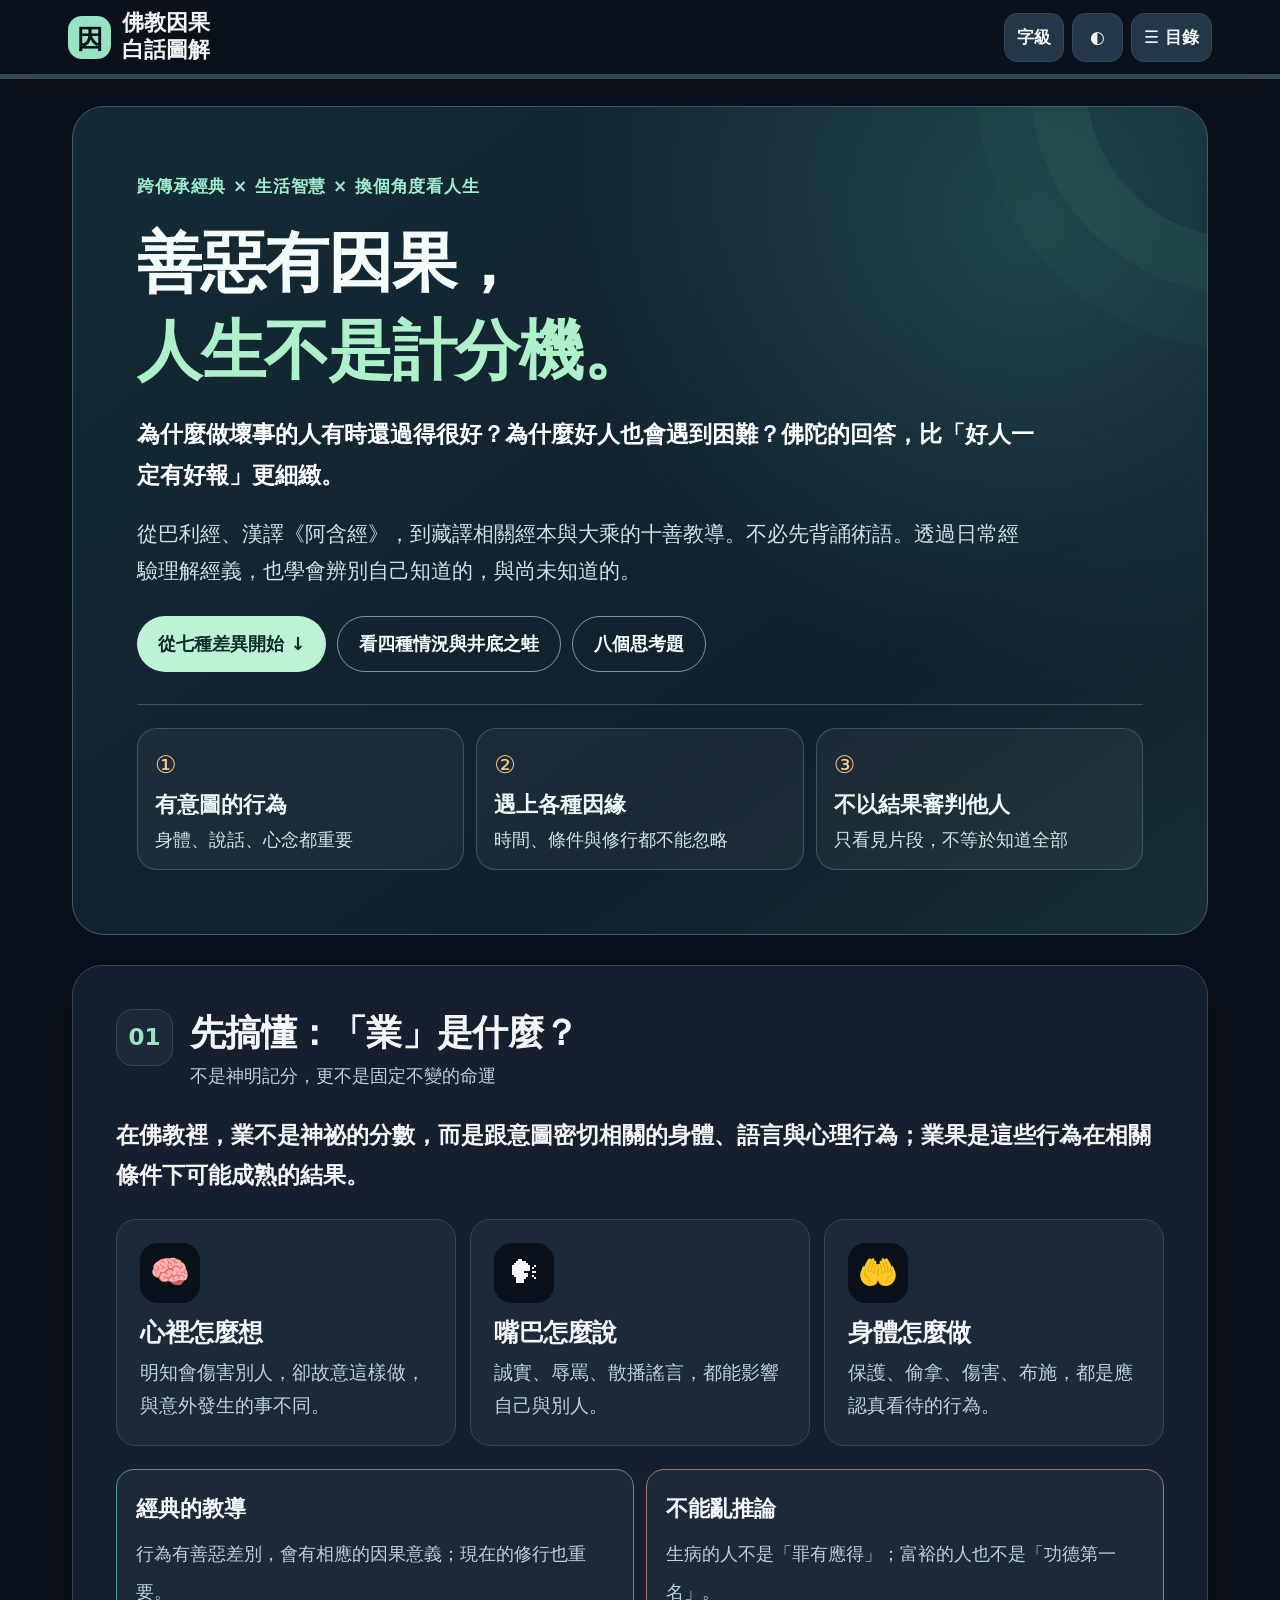
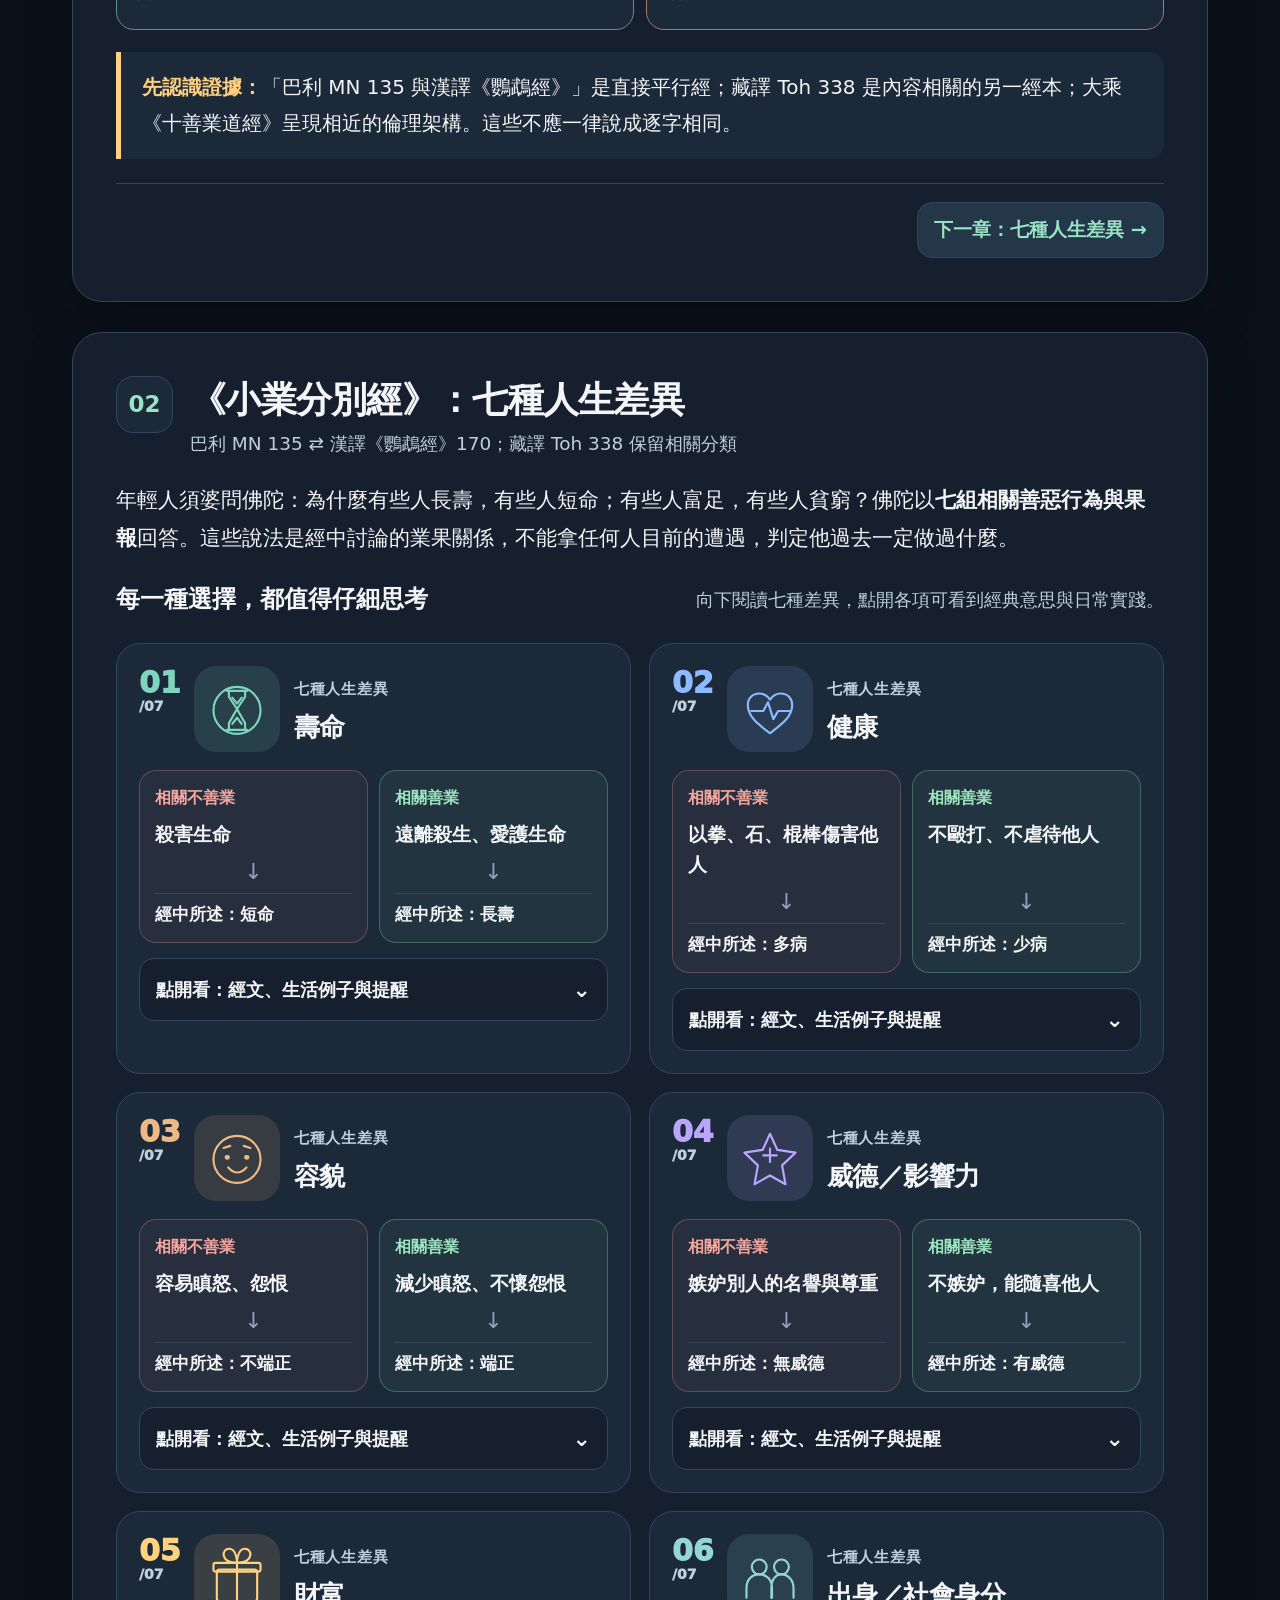
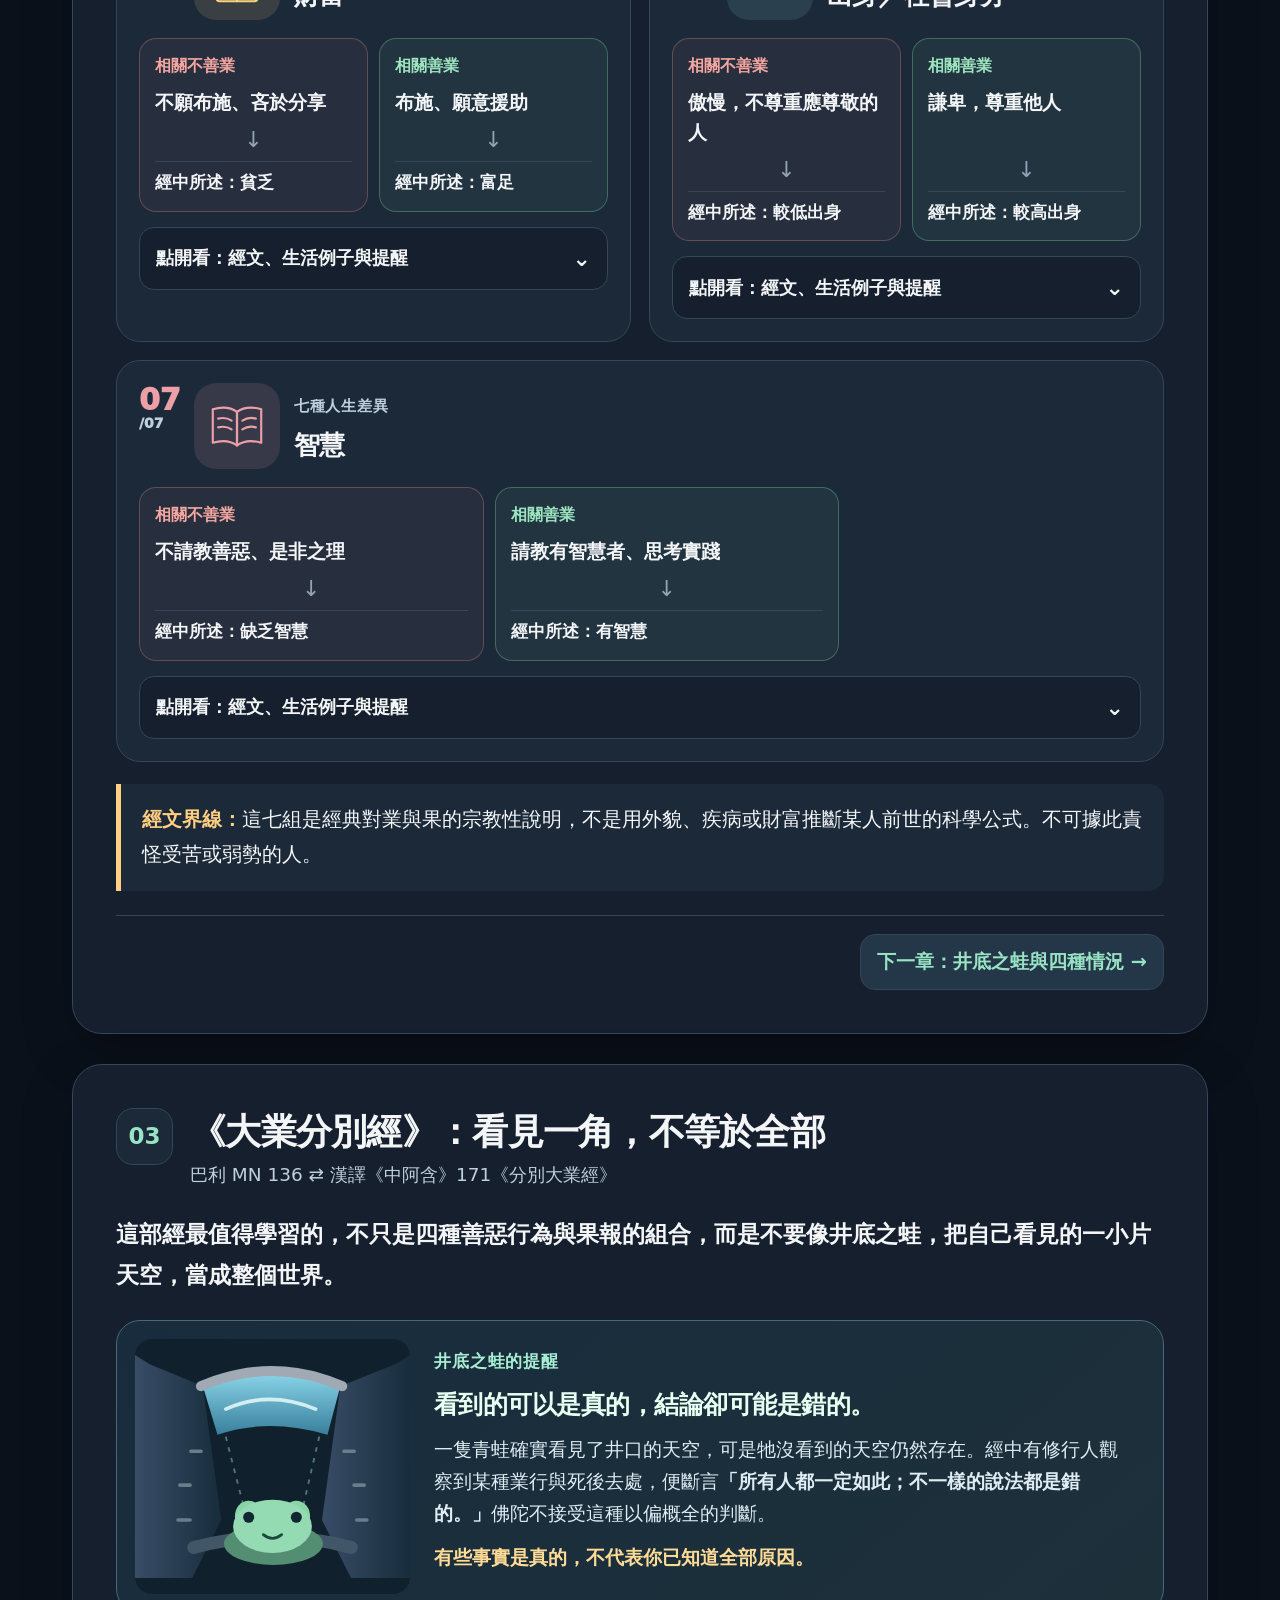
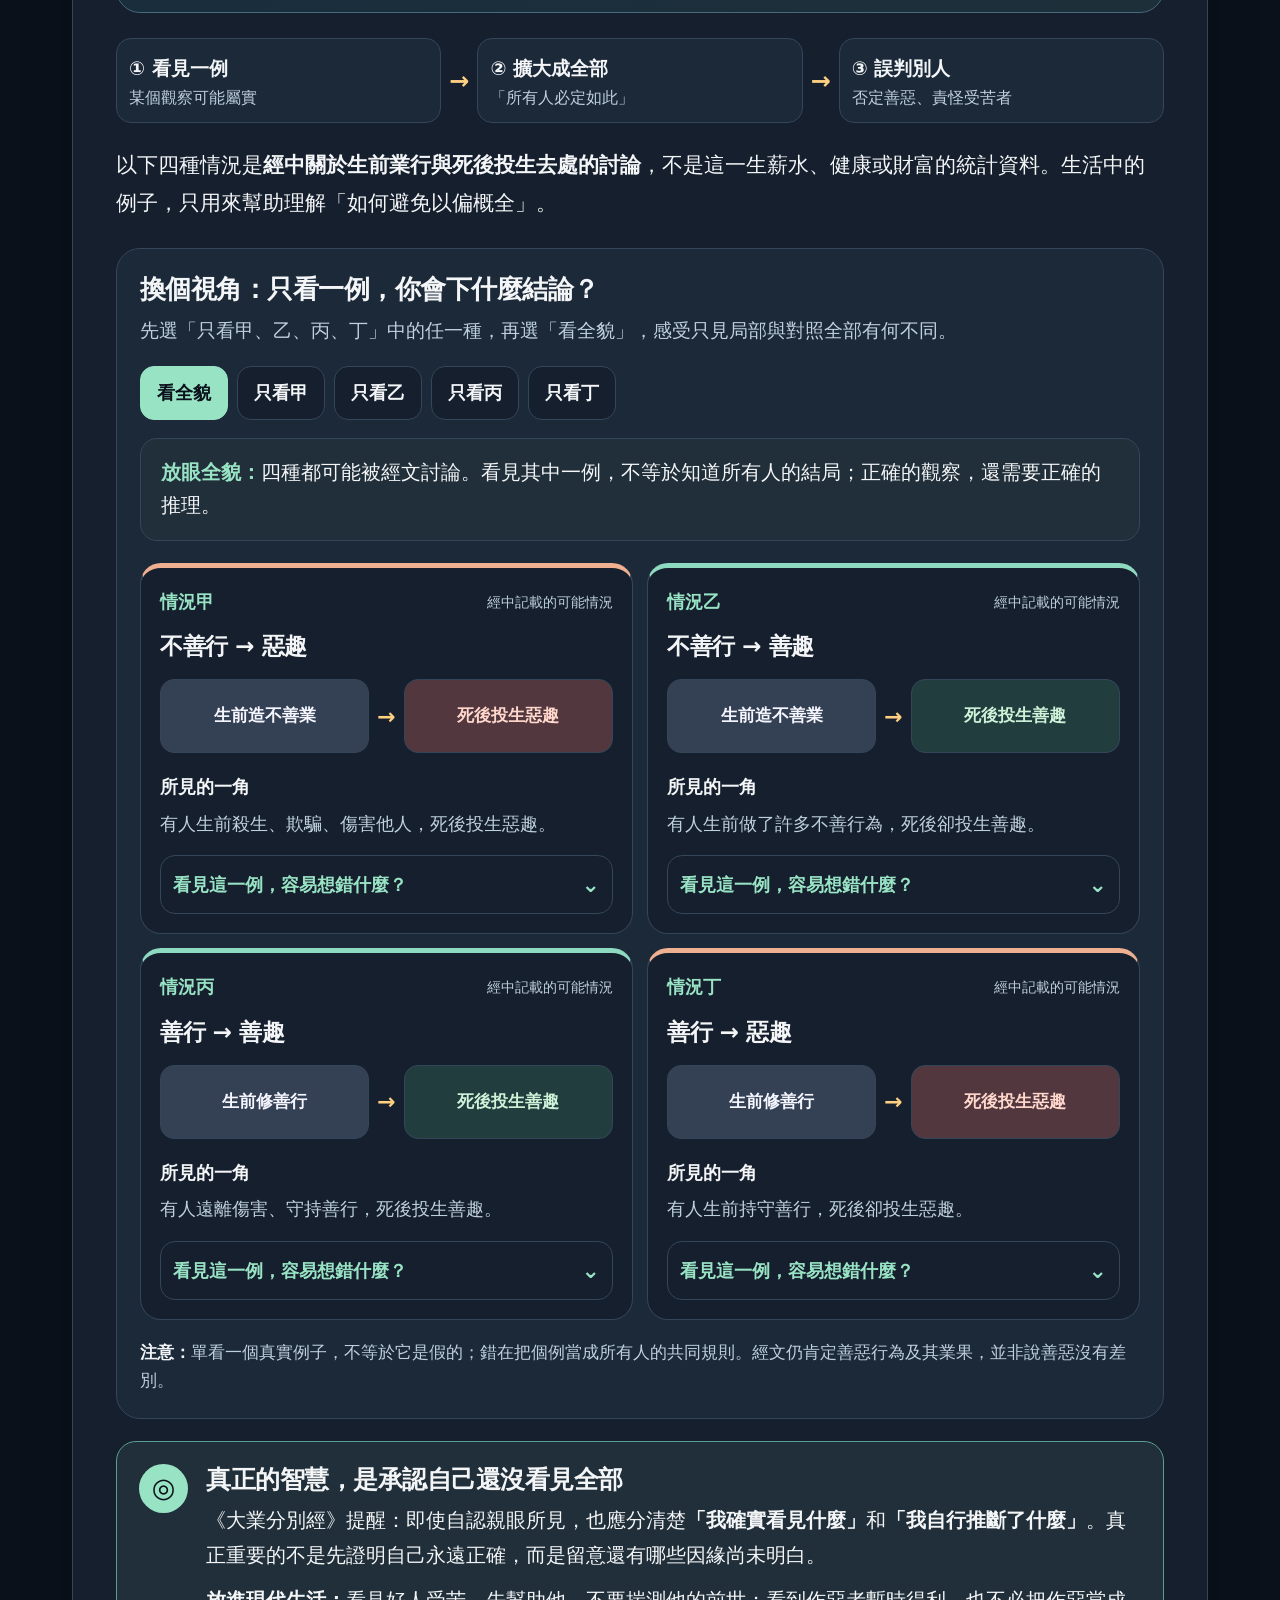
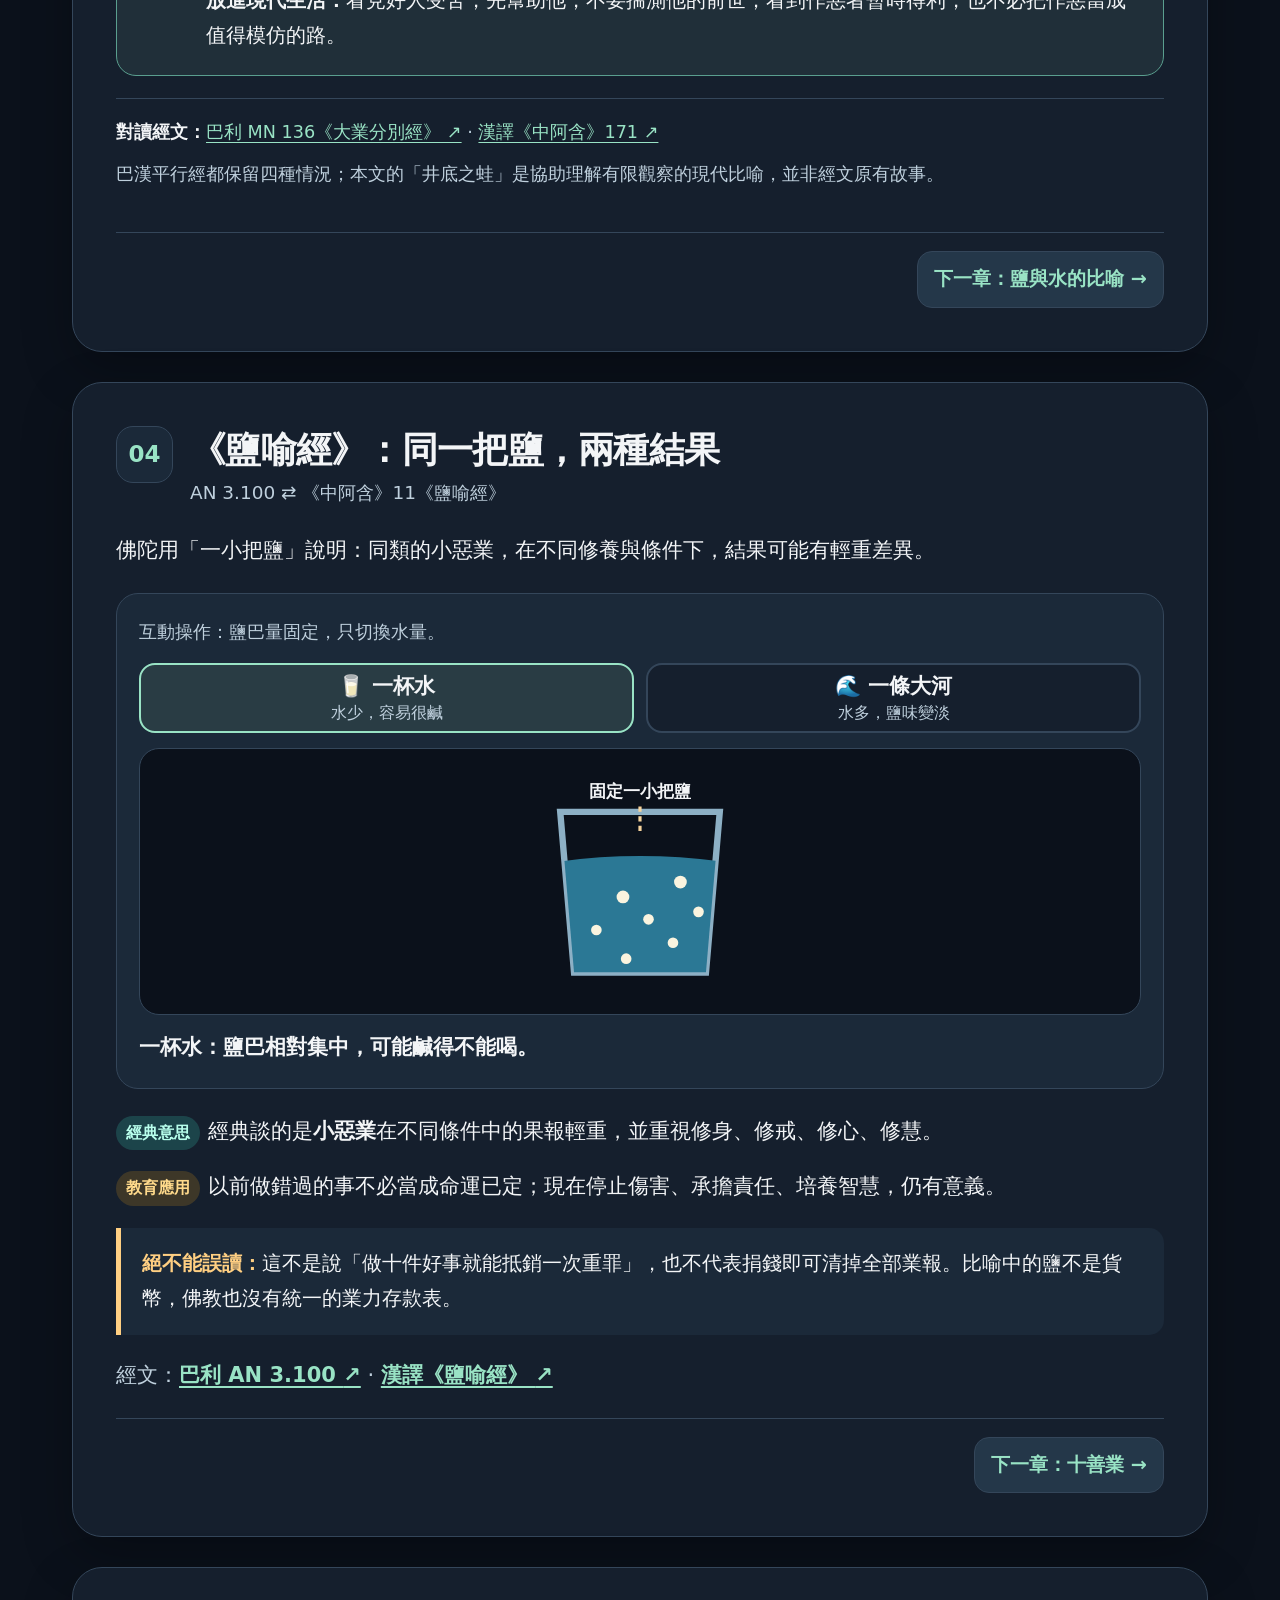
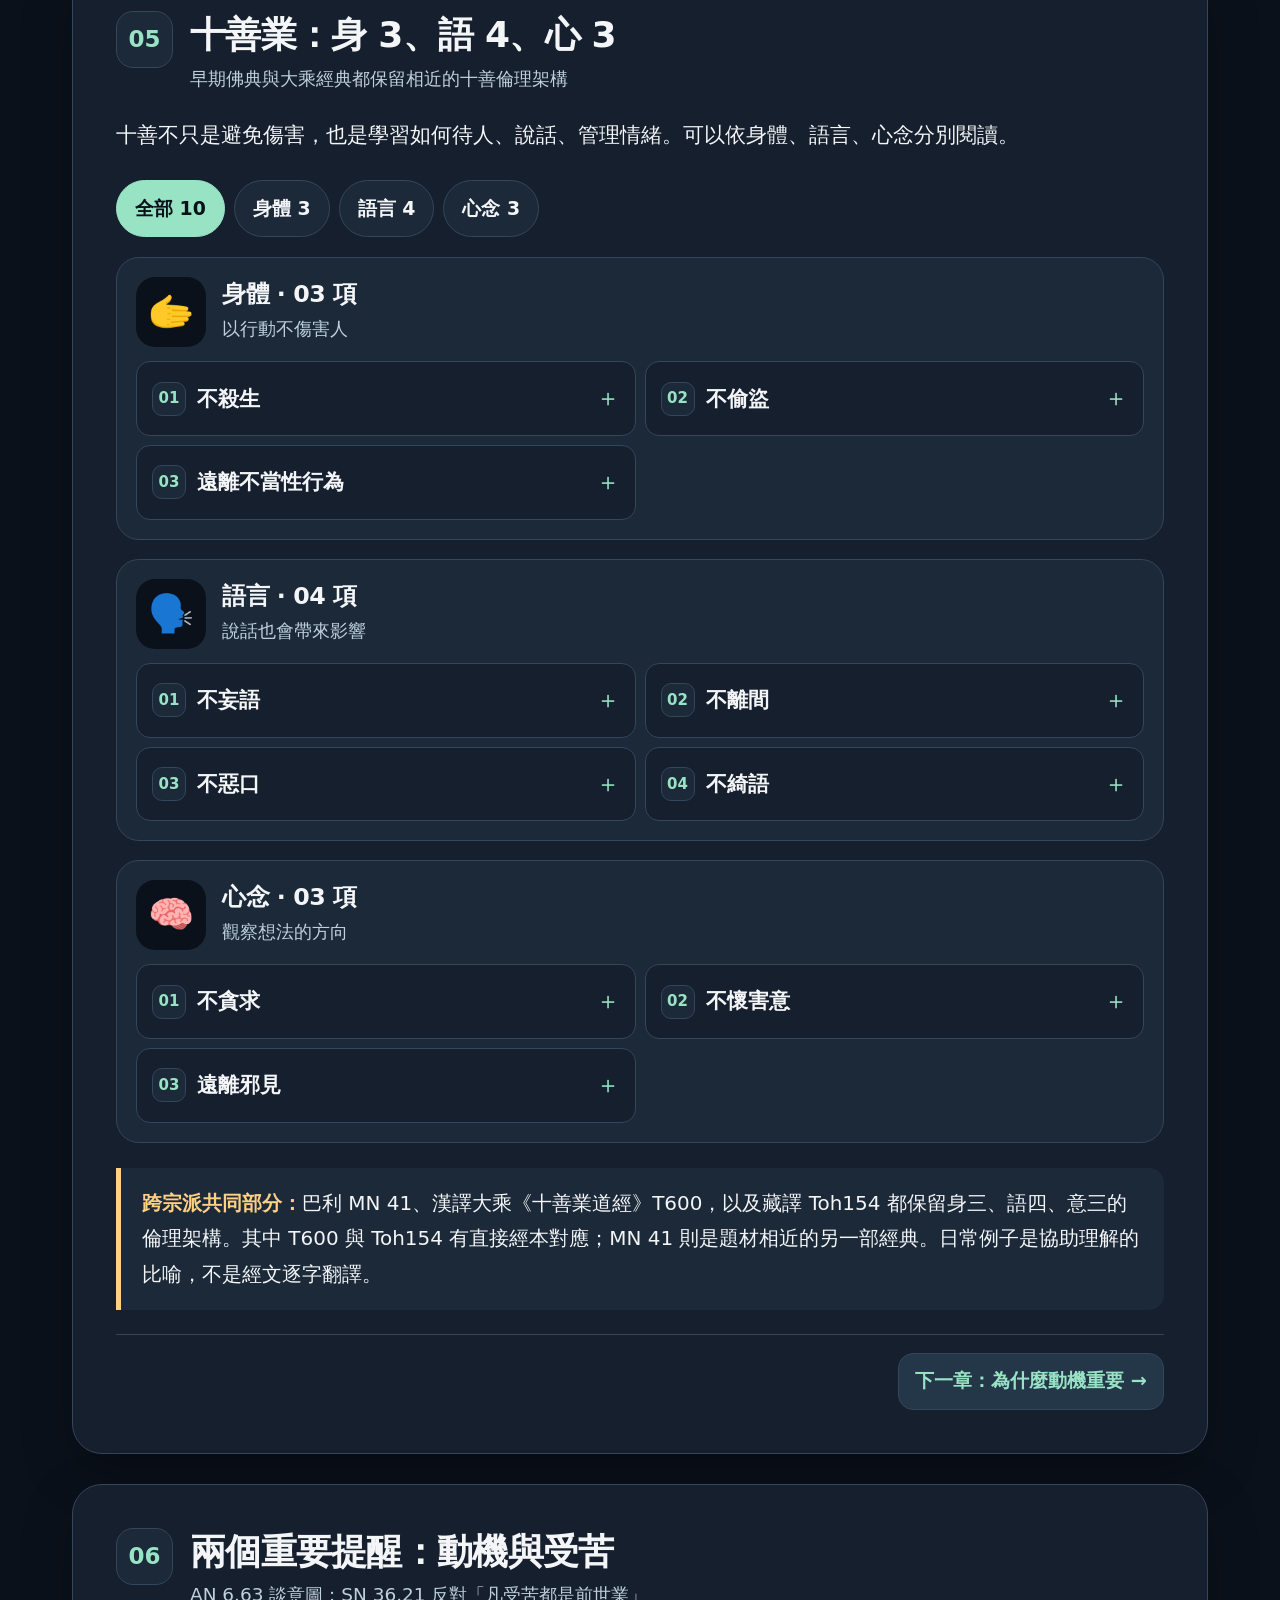
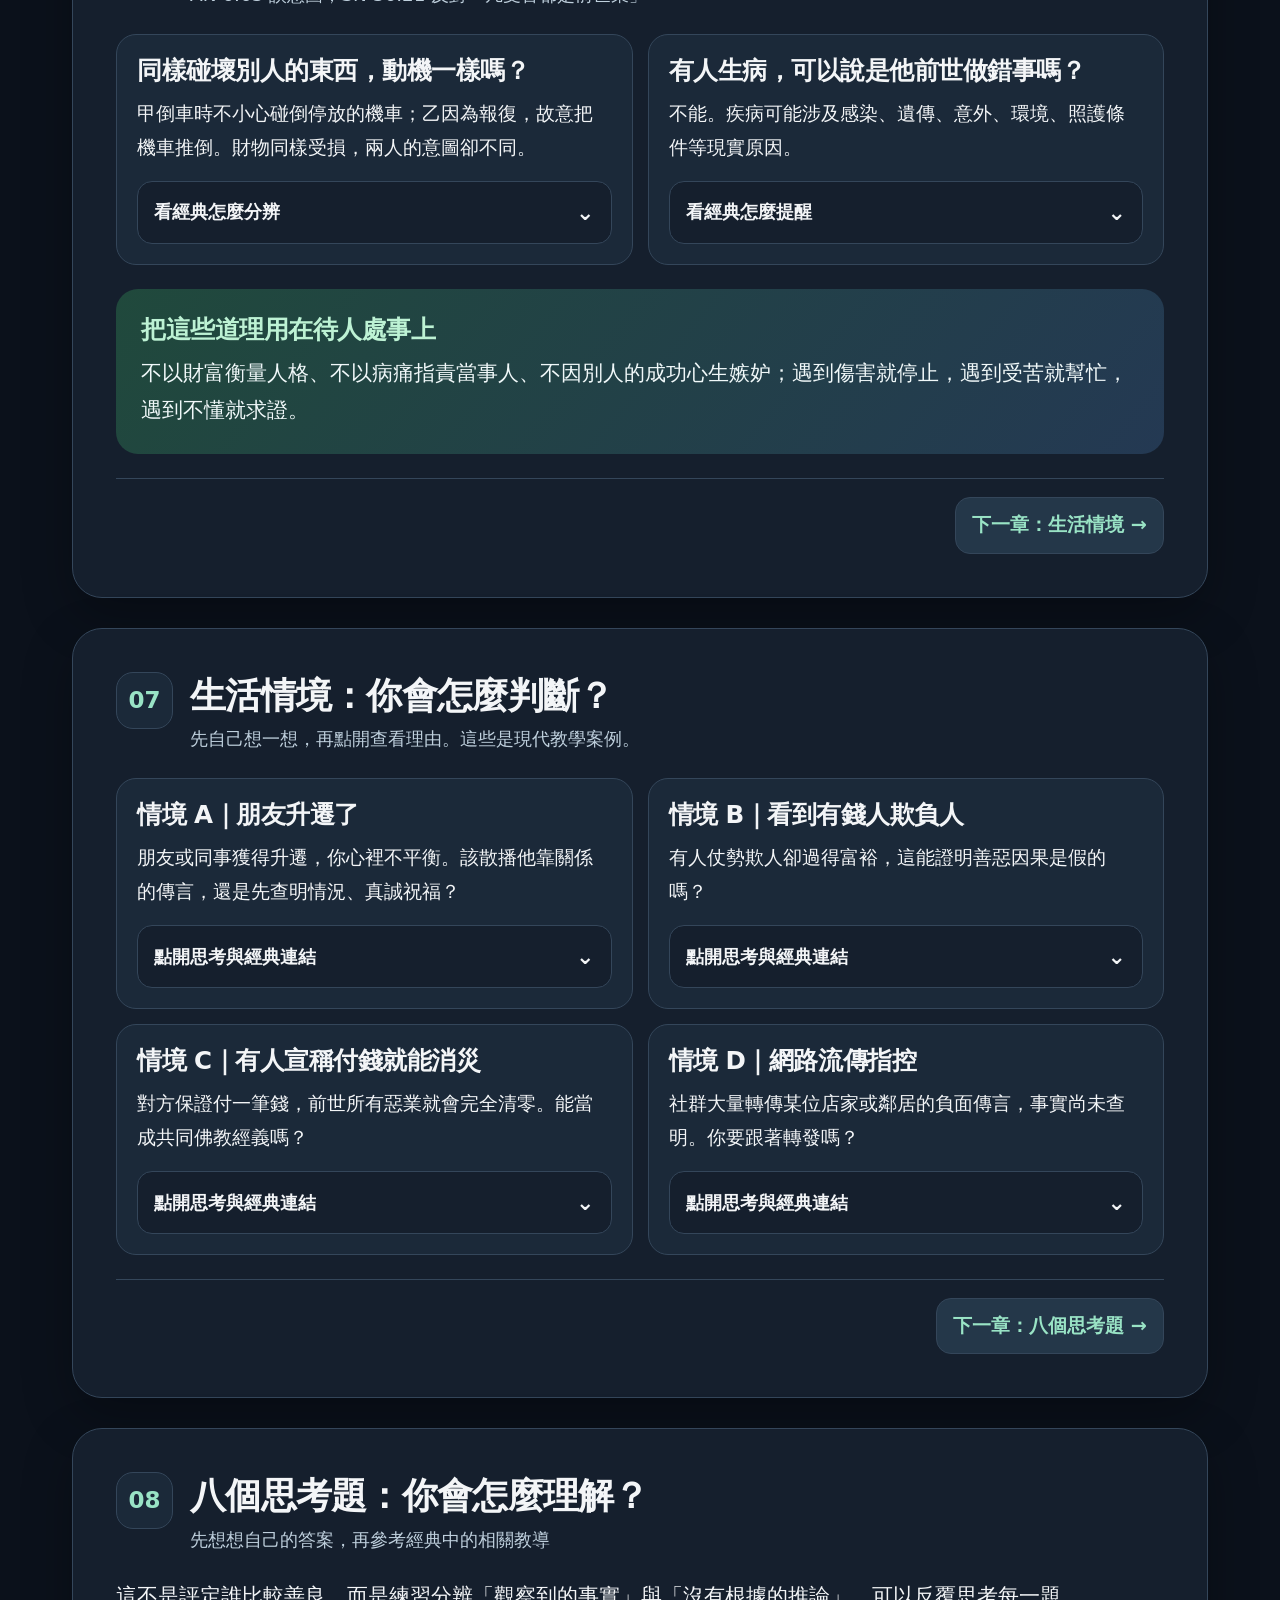
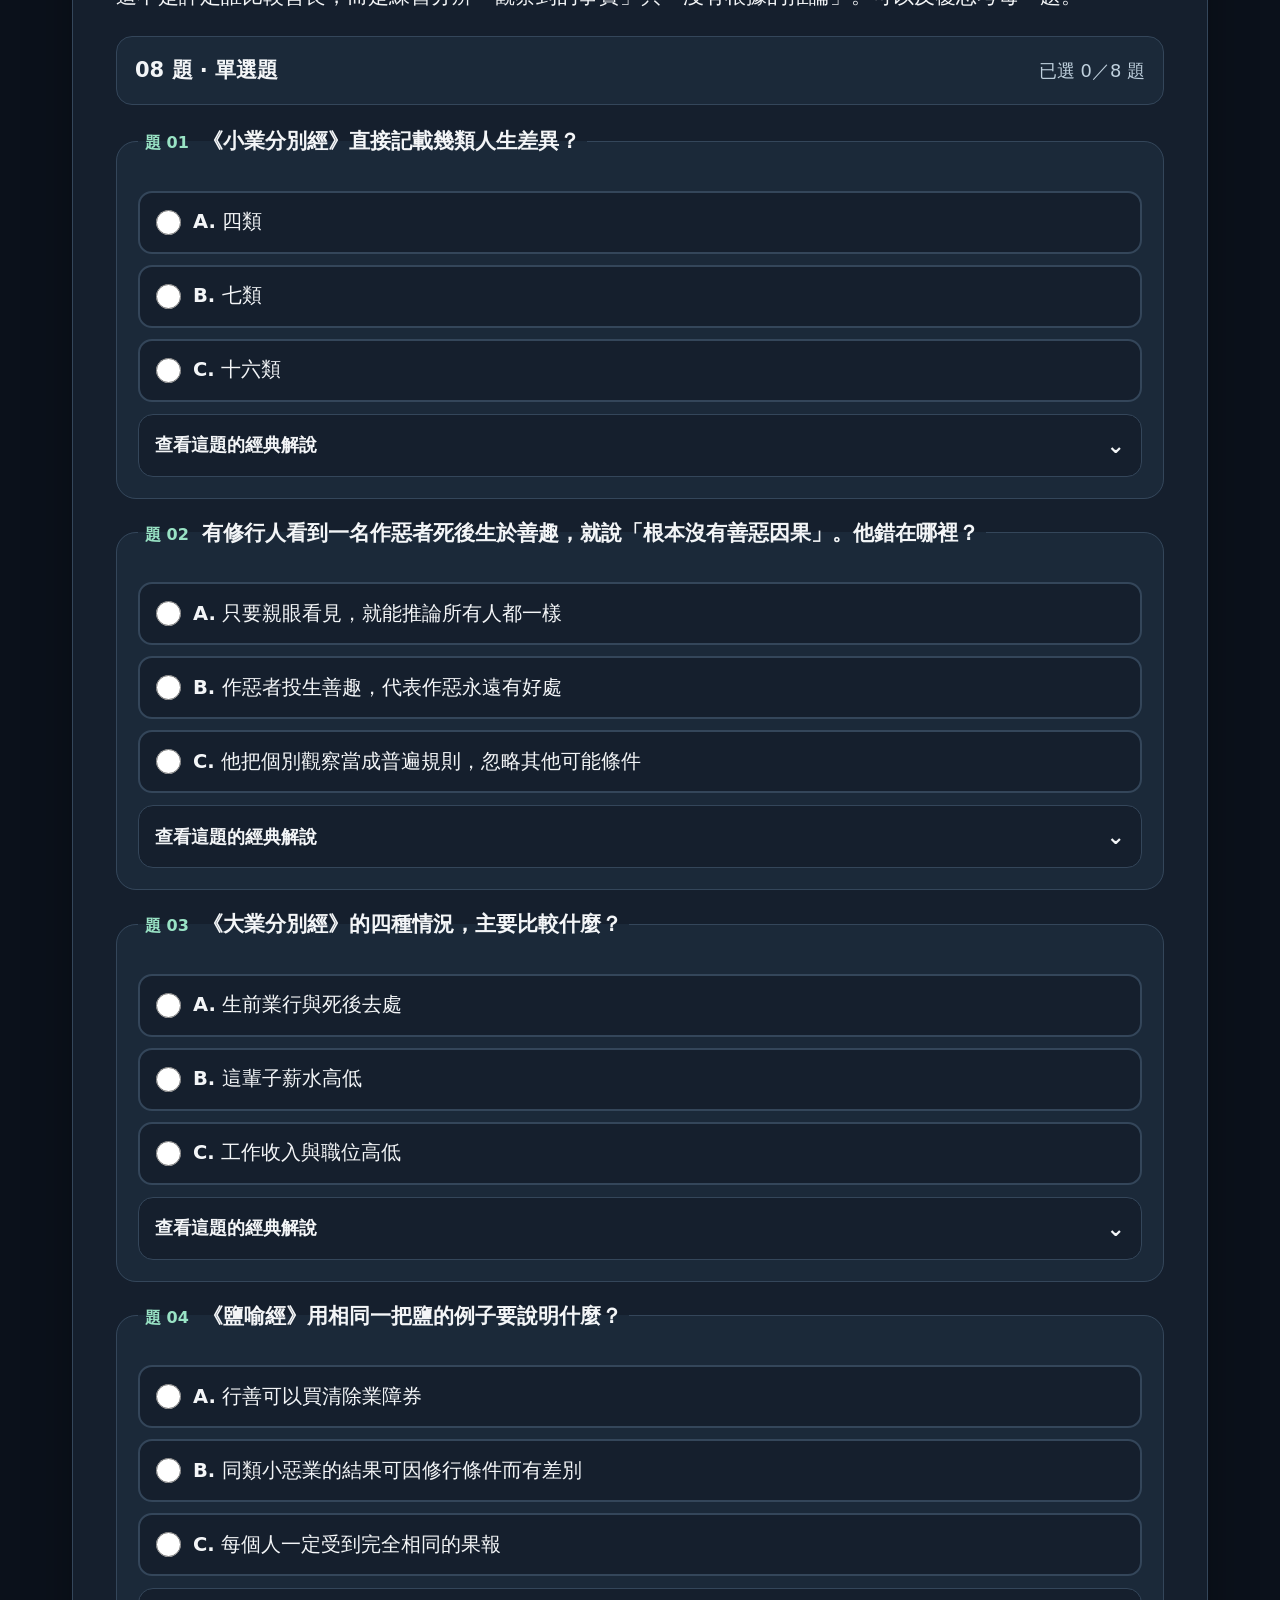
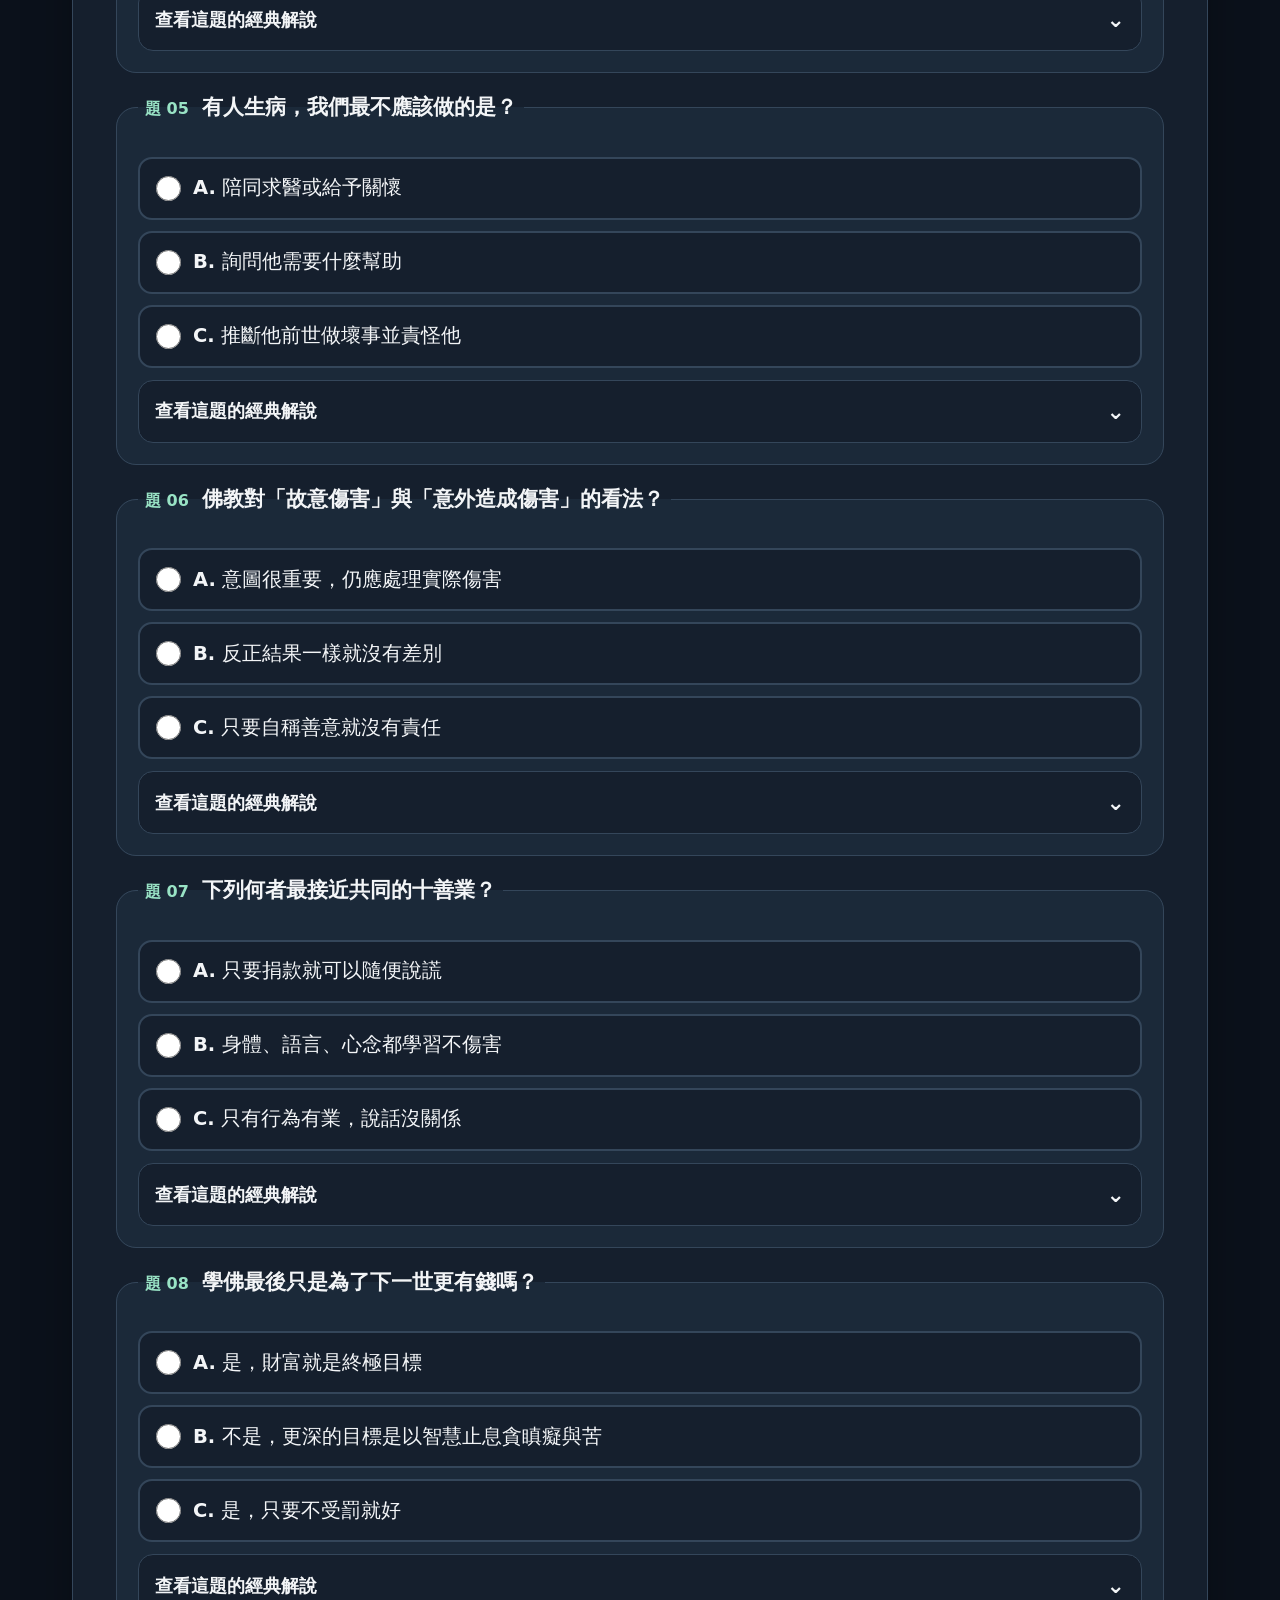
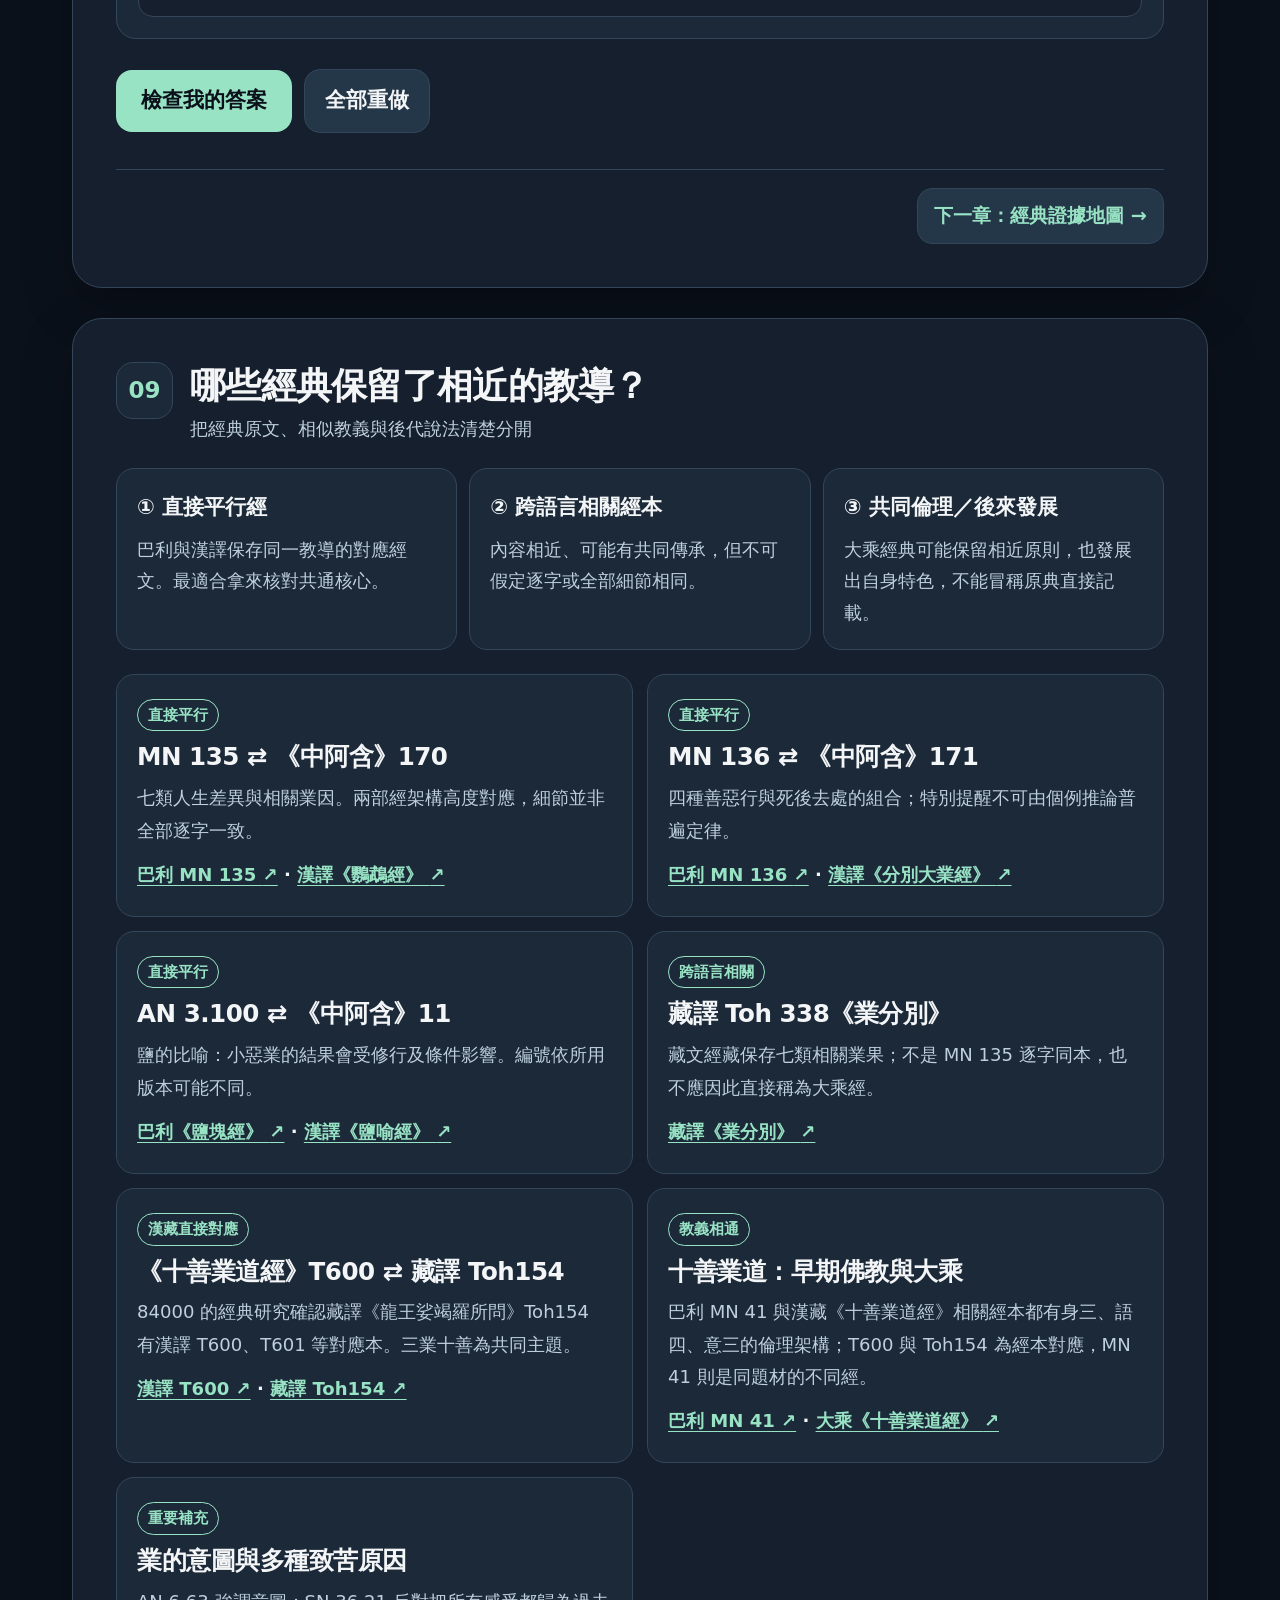
<file: versions/03-insight-focus.html>
<!doctype html>
<html lang="zh-Hant-TW" data-theme="dark" data-size="normal">
<head>
<meta charset="utf-8">
<meta name="viewport" content="width=device-width,initial-scale=1,viewport-fit=cover">
<meta name="theme-color" content="#0b111b">
<meta name="color-scheme" content="dark light">
<meta name="description" content="用淺白故事與互動對照閱讀佛教因果：七種人生差異、四種業報情況、井底之蛙的以偏概全、鹽喻與十善。並對讀巴利、漢譯、藏譯相關經典。">
<title>看見一角，不等於全部｜佛教因果白話圖解</title>
<style>
:root{--bg:#0b111b;--panel:#151f2d;--panel2:#1b2939;--ink:#f3f5f7;--muted:#bfd0dd;--subtle:#91a4b5;--line:#34465a;--accent:#99e3c5;--focus:#ffc57c;--amber:#ffcf82;--bad:#f4a6a0;--good:#9de4bf;--button:#243749;--shadow:0 18px 50px #0004;--base:21px;--max:1180px}
html[data-theme="light"]{--bg:#f0f5f4;--panel:#fff;--panel2:#edf5f2;--ink:#1a2732;--muted:#344e60;--subtle:#546d7e;--line:#bfcfce;--accent:#075e57;--focus:#c07816;--amber:#885719;--bad:#aa433f;--good:#0b7654;--button:#e8f0ef;--shadow:0 14px 42px #192f3317}
html[data-size="large"]{--base:24px}html[data-size="xl"]{--base:27px}
*{box-sizing:border-box}html{scroll-behavior:smooth;scroll-padding-top:95px}body{margin:0;background:var(--bg);color:var(--ink);font:400 var(--base)/1.78 -apple-system,BlinkMacSystemFont,"PingFang TC","Noto Sans TC","Microsoft JhengHei",system-ui,sans-serif;word-wrap:break-word;overflow-wrap:anywhere}
button,input{font:inherit}button{cursor:pointer}button:disabled{opacity:.5;cursor:default}a{color:var(--accent);text-underline-offset:4px}a:hover{text-decoration-thickness:2px}button:focus-visible,a:focus-visible,summary:focus-visible,label:focus-within{outline:3px solid var(--focus);outline-offset:4px}h1,h2,h3,p{margin-top:0}h1,h2,h3{line-height:1.34;letter-spacing:-.02em}h1{font-size:clamp(2.2rem,5.1vw,4.1rem)}h2{font-size:clamp(1.5rem,3.5vw,2.25rem)}h3{font-size:1.17em}p{margin-bottom:.85em}small{font-size:.85em}::selection{background:#2d7765;color:#fff}
.skip{position:absolute;left:20px;top:-110px;padding:10px;z-index:99;background:var(--panel)}.skip:focus{top:12px}.sr-only{position:absolute!important;clip:rect(0,0,0,0);width:1px;height:1px;overflow:hidden;white-space:nowrap}
.top{position:sticky;top:0;z-index:40;background:var(--bg);border-bottom:1px solid var(--line);box-shadow:0 8px 28px #0002}.top-inner{height:74px;max-width:var(--max);margin:auto;padding:0 18px;display:flex;align-items:center;gap:12px;justify-content:space-between}.brand{display:flex;align-items:center;gap:11px;text-decoration:none;color:var(--ink);min-width:0}.logo{width:43px;height:43px;display:grid;place-items:center;border-radius:14px;background:var(--accent);color:var(--bg);font-weight:900;font-size:26px;flex-shrink:0}.brand-label{font-size:clamp(17px,2vw,22px);font-weight:850;line-height:1.22;overflow:hidden;text-overflow:ellipsis;white-space:nowrap}.top-tools{display:flex;gap:8px;align-items:center;flex-shrink:0}.topbtn{min-height:49px;min-width:51px;padding:7px 12px;background:var(--button);color:var(--ink);border:1px solid var(--line);border-radius:13px;font-size:17px;font-weight:750}.topbtn:hover{border-color:var(--accent)}.topbtn[aria-pressed="true"]{border-color:var(--accent)}.toc{position:relative}.toc>summary{list-style:none;display:flex;align-items:center;justify-content:center;cursor:pointer}.toc>summary::-webkit-details-marker{display:none}.toc nav{position:absolute;right:0;top:calc(100% + 12px);width:min(370px,calc(100vw - 30px));max-height:min(74vh,720px);overflow:auto;background:var(--panel);padding:12px;border:1px solid var(--line);border-radius:20px;box-shadow:0 25px 60px #0009}.toc a{display:block;color:var(--ink);padding:12px 14px;margin:3px 0;font-size:18px;text-decoration:none;border-radius:12px;border:1px solid transparent;line-height:1.4}.toc a:hover,.toc a:focus{border-color:var(--accent);background:var(--button)}.readline{height:4px;background:var(--line)}#pageBar{height:100%;width:0;background:linear-gradient(90deg,#7bcbb8,#f8cc82);transition:width .1s}
main{max-width:var(--max);padding:0 22px 80px;margin:0 auto}.hero{position:relative;margin:27px 0 28px;padding:clamp(24px,5vw,64px);background:radial-gradient(circle at 85% 14%,#347b7160,transparent 39%),linear-gradient(145deg,#142b35,#11202e 70%,#182e33);border:1px solid #3c6068;border-radius:32px;overflow:hidden}.hero:before{content:"";position:absolute;width:310px;height:310px;border:1px solid #79d9b21c;border-radius:100%;right:-190px;top:-180px;box-shadow:0 0 0 55px #79d9b20b,0 0 0 110px #79d9b207}.eyebrow{font-size:17px!important;letter-spacing:.05em;color:#a1eccf;font-weight:780;margin-bottom:18px}.hero h1{color:#f5fbf9;max-width:920px;margin-bottom:20px}.hero h1 em{font-style:normal;color:#adf0c9}.hero p{color:#d0e0e5;max-width:900px;font-size:1.02em;line-height:1.75}.hero .hero-intro{font-weight:700;color:#fff;font-size:1.1em}.hero-nav{display:flex;flex-wrap:wrap;gap:11px;margin:26px 0 10px}.jump{display:inline-flex;align-items:center;justify-content:center;text-decoration:none;background:#bdf2d4;color:#0e2e2d;padding:11px 21px;border-radius:100px;font-size:18px;font-weight:800;min-height:54px}.jump.alt{background:transparent;color:#f5fbf9;border:1px solid #7d9aa4}.hero-strip{border-top:1px solid #70969270;margin-top:32px;padding-top:23px;display:grid;grid-template-columns:repeat(3,minmax(0,1fr));gap:12px}.hero-step{border:1px solid #69968c66;background:#ffffff0b;border-radius:20px;padding:15px 17px;color:#edf9f6}.hero-step b{font-size:1.03em;display:block}.hero-step span{display:block;color:#d2e4e4;font-size:.84em;line-height:1.55;margin-top:2px}.hero-step>i{font-style:normal;color:#ffc987;font-size:24px}
.chapter{scroll-margin-top:99px;margin:30px 0;padding:clamp(19px,3.5vw,43px);background:var(--panel);border:1px solid var(--line);border-radius:30px;box-shadow:var(--shadow)}.chapter-top{display:flex;align-items:flex-start;gap:17px;margin:0 0 25px}.chapnum{min-width:57px;height:57px;display:grid;place-items:center;border-radius:17px;background:var(--panel2);border:1px solid var(--line);color:var(--accent);font-weight:900;font-size:23px}.chapter-heading h2{margin:0 0 5px}.chapter-sub{font-size:.88em;color:var(--muted);line-height:1.5;margin:0}.intro-lead{font-size:1.08em;font-weight:670}.section-note{margin:22px 0;padding:18px 21px;border-left:5px solid var(--amber);border-radius:0 15px 15px 0;background:var(--panel2);font-size:.95em}.section-note strong{color:var(--amber)}.mini-grid{display:grid;grid-template-columns:repeat(3,minmax(0,1fr));gap:14px;margin:23px 0}.mini{min-width:0;border:1px solid var(--line);background:var(--panel2);padding:23px;border-radius:20px}.mini i{display:grid;place-items:center;width:60px;height:60px;border-radius:18px;background:var(--bg);font-size:32px;font-style:normal;margin-bottom:14px}.mini h3{margin-bottom:6px}.mini p{font-size:.89em;color:var(--muted);margin:0}.canon-tag,.modern-tag,.guard-tag{font-size:16px!important;display:inline-flex;align-items:center;padding:3px 10px;margin-right:8px;border-radius:99px;font-weight:800;white-space:nowrap}.canon-tag{background:#256a6980;color:#b8ffec}.modern-tag{background:#67512480;color:#ffda8b}.guard-tag{background:#72444380;color:#ffbeb3}html[data-theme="light"] .canon-tag{background:#d3eee4;color:#075a51}html[data-theme="light"] .modern-tag{background:#fff1cf;color:#885719}html[data-theme="light"] .guard-tag{background:#fff0eb;color:#a53b31}
.lens{display:grid;grid-template-columns:1fr 1fr;gap:12px;margin:22px 0}.lens div{border:1px solid var(--line);border-radius:18px;padding:19px;background:var(--panel2)}.lens b{display:block;font-size:1.07em;margin-bottom:6px}.lens span{color:var(--muted);font-size:.88em}.lens .yes{border-color:#5b9583}.lens .no{border-color:#a67870}
.countline{display:flex;align-items:center;justify-content:space-between;flex-wrap:wrap;gap:10px;margin:22px 0}.countline strong{font-size:1.12em}.countline span{color:var(--muted);font-size:.85em}
.seven-grid{display:grid;grid-template-columns:repeat(2,minmax(0,1fr));gap:18px}.seven-card{min-width:0;border:1px solid var(--line);border-radius:24px;background:var(--panel2);padding:22px;overflow:hidden}.seven-head{display:grid;grid-template-columns:auto 87px minmax(0,1fr);gap:13px;align-items:center;margin-bottom:18px}.seven-number{align-self:start;color:var(--item-hue);font-size:30px;font-weight:950;line-height:1.1}.seven-number small{display:block;font-size:14px;color:var(--muted)}.seven-art{border-radius:22px;width:86px;height:86px;color:var(--item-hue);background:color-mix(in srgb,var(--item-hue) 13%,transparent);display:grid;place-items:center}.draw{width:78px;height:78px}.tiny-title{font-size:15px;letter-spacing:.05em;color:var(--muted);font-weight:750}.seven-heading h3{margin:4px 0;font-size:1.25em}.pair{display:grid;grid-template-columns:repeat(2,minmax(0,1fr));gap:11px}.causal{min-width:0;display:flex;align-items:start;flex-direction:column;padding:15px;border:1px solid;border-radius:17px;line-height:1.5}.causal.bad{background:#d47b7811;border-color:#bf817962}.causal.good{background:#78c79f13;border-color:#68b58a70}.pair-badge{font-size:16px;font-weight:840;color:var(--subtle);margin-bottom:10px}.causal.bad .pair-badge{color:var(--bad)}.causal.good .pair-badge{color:var(--good)}.causal strong{font-weight:800;font-size:.91em;line-height:1.56;flex:1;word-break:normal}.thin-arrow{margin:5px auto;font-size:22px;color:var(--subtle)}.pair-outcome{display:block;width:100%;border-top:1px solid var(--line);padding-top:8px;font-size:.81em;font-weight:750;color:var(--ink)}
.expand{margin-top:15px;border:1px solid var(--line);border-radius:15px;background:var(--panel);overflow:hidden}.expand>summary{display:flex;align-items:center;justify-content:space-between;gap:10px;list-style:none;cursor:pointer;padding:14px 16px;font-size:.88em;font-weight:800;line-height:1.5}.expand>summary::-webkit-details-marker{display:none}.expand>summary span:last-child{flex-shrink:0;font-size:22px;transition:transform .2s}.expand[open]>summary span:last-child{transform:rotate(180deg)}.expand[open] summary{border-bottom:1px solid var(--line)}.expand-body{padding:17px 19px}.expand-body p{font-size:.88em;line-height:1.68;margin:0 0 15px}.expand-body p:last-child{margin-bottom:0}.label-canon,.label-modern{display:block;font-size:15px;font-weight:900;letter-spacing:.03em;margin-bottom:5px}.label-canon{color:var(--accent)}.label-modern{color:var(--amber)}.guard{border-left:4px solid var(--bad);background:color-mix(in srgb,var(--bad) 10%,transparent);border-radius:0 10px 10px 0;padding:12px 14px;color:var(--ink)}.guard strong{color:var(--bad)}.evidence-links{color:var(--muted)}.evidence-links a{font-weight:700}
.four-overview{display:flex;flex-wrap:wrap;gap:12px;margin:22px 0;padding:16px 18px;background:var(--panel2);border-radius:18px;border:1px solid var(--line);align-items:center}.four-overview b{font-size:.95em}.four-overview span{font-size:.85em;color:var(--muted)}.four-grid{display:grid;grid-template-columns:repeat(2,minmax(0,1fr));gap:14px}.four-item{min-width:0;border:1.5px solid var(--line);border-radius:22px;background:var(--panel2);overflow:hidden}.four-item.good-end{border-color:#549b80}.four-item.bad-end{border-color:#a46b66}.four-item>summary{list-style:none;display:grid;align-content:start;justify-items:start;gap:9px;min-height:184px;cursor:pointer;padding:21px}.four-item>summary::-webkit-details-marker{display:none}.fourdex{font-size:17px;font-weight:830;color:var(--muted)}.four-icon{display:grid;place-items:center;width:57px;height:57px;border-radius:50%;font-size:35px;font-weight:900;background:var(--bg);color:var(--good)}.bad-end .four-icon{color:var(--bad)}.action-pill,.dest-pill{display:inline-block;font-weight:850;font-size:1.1em;line-height:1.25}.dest-pill{color:var(--good)}.bad-end .dest-pill{color:var(--bad)}.case-arrow{display:none}.four-hint{color:var(--muted);font-size:.78em}.four-item[open]{box-shadow:inset 0 0 0 1px var(--line)}.four-open{padding:0 20px 18px;border-top:1px solid var(--line)}.four-open p{font-size:.9em;margin-top:16px}.four-open p:last-child{margin-bottom:0}.four-caution{margin-top:20px;color:var(--muted)}
.salt-lab{margin:24px 0;border-radius:22px;border:1px solid var(--line);background:var(--panel2);padding:22px;position:relative}.salt-lab>input{position:absolute;opacity:0;width:1px;height:1px}.salt-controls{display:grid;grid-template-columns:repeat(2,minmax(0,1fr));gap:12px;margin:15px 0}.salt-choice{display:flex;flex-direction:column;align-items:center;justify-content:center;gap:3px;min-height:69px;cursor:pointer;text-align:center;border:2px solid var(--line);border-radius:16px;padding:8px;background:var(--panel);font-weight:800;line-height:1.3}.salt-choice small{color:var(--muted);font-size:.75em;font-weight:500}#salt-cup:checked ~ .salt-controls label[for="salt-cup"],#salt-river:checked ~ .salt-controls label[for="salt-river"]{border-color:var(--accent);background:color-mix(in srgb,var(--accent) 15%,var(--panel))}#salt-cup:focus-visible ~ .salt-controls label[for="salt-cup"],#salt-river:focus-visible ~ .salt-controls label[for="salt-river"]{outline:3px solid var(--focus)}.salt-stage{border-radius:20px;background:var(--bg);border:1px solid var(--line);padding:15px;text-align:center}.water-svg{width:min(100%,500px);max-height:250px;display:block;margin:0 auto}.water-svg .water{fill:#69bdd0;opacity:.73}.water-svg .salt-grain{fill:#fff3cd}.salt-svg-text{fill:var(--ink);font-size:16px;font-weight:760}.water-cup,.water-river{display:none}#salt-cup:checked ~ .salt-stage .water-cup{display:block}#salt-river:checked ~ .salt-stage .water-river{display:block}.salt-explain{padding:14px 0 0}.salt-explain .salt-for-cup,.salt-explain .salt-for-river{display:none;margin:0;font-weight:750}#salt-cup:checked ~ .salt-explain .salt-for-cup,#salt-river:checked ~ .salt-explain .salt-for-river{display:block}.salt-legend{font-size:.85em;color:var(--muted);margin:0 0 10px}
.ten-lab{position:relative;margin:25px 0}.ten-lab>input{position:absolute;opacity:0;width:1px;height:1px}.filter-bar{display:flex;flex-wrap:wrap;gap:9px;margin-bottom:20px}.filter-bar label{display:inline-flex;justify-content:center;align-items:center;border:1.5px solid var(--line);background:var(--panel2);padding:11px 18px;border-radius:100px;cursor:pointer;font-weight:800;font-size:.9em;min-height:50px}.filter-bar label:hover{border-color:var(--accent)}#tf-all:checked ~ .filter-bar [for="tf-all"],#tf-body:checked ~ .filter-bar [for="tf-body"],#tf-speech:checked ~ .filter-bar [for="tf-speech"],#tf-mind:checked ~ .filter-bar [for="tf-mind"]{background:var(--accent);color:var(--bg);border-color:var(--accent)}#tf-body:checked ~ .ten-groups .ten-group:not(.tg-body),#tf-speech:checked ~ .ten-groups .ten-group:not(.tg-speech),#tf-mind:checked ~ .ten-groups .ten-group:not(.tg-mind){display:none}.ten-groups{display:grid;gap:19px}.ten-group{border:1px solid var(--line);background:var(--panel2);border-radius:23px;padding:19px}.ten-group-head{display:flex;gap:16px;align-items:center;margin-bottom:14px}.ten-pict{width:70px;height:70px;display:grid;place-items:center;border-radius:19px;background:var(--bg);font-size:37px;flex-shrink:0}.ten-group-head h3{margin:0;font-size:1.13em}.ten-group-head p{font-size:.86em;color:var(--muted);margin:2px 0 0}.ten-list{display:grid;grid-template-columns:repeat(2,minmax(0,1fr));gap:9px}.ten-item{border:1px solid var(--line);border-radius:14px;background:var(--panel);overflow:hidden;min-width:0}.ten-item summary{display:flex;align-items:center;gap:11px;cursor:pointer;list-style:none;padding:15px;min-height:72px}.ten-item summary::-webkit-details-marker{display:none}.ten-number{display:grid;place-items:center;border-radius:10px;background:var(--panel2);border:1px solid var(--line);width:34px;height:34px;flex-shrink:0;font-size:15px;color:var(--accent);font-weight:900}.ten-name{font-weight:850;flex:1;line-height:1.35}.ten-mini{display:none}.chev{font-size:24px;color:var(--accent);margin-left:auto}.ten-item[open] .chev{transform:rotate(45deg)}.ten-more{border-top:1px solid var(--line);padding:16px}.ten-more p{font-size:.88em;margin:0 0 9px}.ten-more p:last-child{margin-bottom:0}
.situation-grid{display:grid;grid-template-columns:repeat(2,minmax(0,1fr));gap:15px;margin:22px 0}.situation{border:1px solid var(--line);border-radius:20px;padding:20px;background:var(--panel2)}.situation h3{margin:0 0 9px}.situation p{font-size:.91em}.situation .expand{margin-top:15px}.ethics-banner{background:linear-gradient(130deg,#20493c,#243953);color:#fff;padding:25px;border-radius:22px;margin:24px 0}.ethics-banner h3{margin-bottom:8px;color:#bdf2d4}.ethics-banner p{margin:0;color:#f0f8f9}
.quiz-info{display:flex;align-items:center;flex-wrap:wrap;justify-content:space-between;gap:12px;border:1px solid var(--line);border-radius:16px;padding:15px 18px;margin:20px 0;background:var(--panel2)}.quiz-info b{font-size:1em}.quiz-info span{font-size:.85em;color:var(--muted)}.quiz-form{display:grid;gap:18px}.quiz-item{min-width:0;margin:0;padding:21px;border:1px solid var(--line);border-radius:20px;background:var(--panel2)}.quiz-item legend{font-size:1em;font-weight:850;line-height:1.55;padding:0 7px;max-width:100%}.quiz-n{display:inline-block;color:var(--accent);font-size:16px;border-radius:8px;margin-right:6px}.answer-list{display:grid;gap:11px;margin-top:12px}.answer{display:flex;cursor:pointer;align-items:center;gap:12px;padding:14px 16px;border:2px solid var(--line);border-radius:14px;background:var(--panel);line-height:1.55;font-size:.93em;min-height:63px}.answer input{width:25px;height:25px;accent-color:var(--accent);flex-shrink:0;margin:0}.answer:has(input:checked){border-color:var(--accent)}.answer.correct{border-color:var(--good)!important;background:color-mix(in srgb,var(--good) 11%,var(--panel))}.answer.wrong{border-color:var(--bad)!important;background:color-mix(in srgb,var(--bad) 11%,var(--panel))}.quiz-feedback{font-size:.91em;margin:10px 0 0;font-weight:700}.quiz-feedback:empty{display:none}.answer-key{margin-top:12px}.answer-key p{padding:15px 18px;margin:0;font-size:.9em}.quiz-actions{display:flex;flex-wrap:wrap;gap:12px;align-items:center;margin:12px 0}.mainbtn{background:var(--accent);color:var(--bg);font-size:1em;border:0;border-radius:16px;min-height:60px;padding:12px 25px;font-weight:900}.secondarybtn{background:var(--button);color:var(--ink);border:1px solid var(--line);border-radius:16px;padding:12px 20px;min-height:56px;font-weight:750}.score{display:none;padding:22px;border:2px solid var(--accent);border-radius:19px;background:var(--panel2);margin-top:16px}.score.show{display:block}.score b{display:block;font-size:1.6em;color:var(--accent)}
.evidence-map{display:grid;grid-template-columns:repeat(3,minmax(0,1fr));gap:12px;margin:18px 0 24px}.evidence-step{background:var(--panel2);border:1px solid var(--line);border-radius:18px;padding:20px}.evidence-step b{display:block;font-size:1em;margin-bottom:7px}.evidence-step p{font-size:.85em;color:var(--muted);margin:0}.source-list{display:grid;grid-template-columns:repeat(2,minmax(0,1fr));gap:14px}.source-card{border:1px solid var(--line);border-radius:18px;background:var(--panel2);padding:20px;min-width:0}.source-type{display:inline-block;border:1px solid var(--accent);border-radius:99px;color:var(--accent);padding:2px 10px;font-size:15px;font-weight:800;margin-bottom:10px}.source-card h3{margin-bottom:8px}.source-card p{font-size:.86em;color:var(--muted);margin:0 0 12px}.source-card .source-links{color:var(--ink);font-weight:750;margin:0}.source-links a{display:inline-block;margin-bottom:5px}.ending{text-align:center;border-radius:24px;padding:35px 24px;border:1px solid #5a8c78;background:radial-gradient(circle at 100% 0,#599f7a32,transparent 50%),var(--panel)}.ending h2{color:var(--accent)}.ending p{max-width:700px;margin:0 auto 19px}.bottom{font-size:17px;color:var(--subtle);padding:30px 15px 15px;text-align:center;line-height:1.7}.chapter-next{border-top:1px solid var(--line);margin-top:24px;padding-top:18px;display:flex;justify-content:flex-end}.chapter-next a{display:inline-flex;align-items:center;min-height:50px;text-decoration:none;font-weight:850;font-size:.92em;padding:10px 16px;border-radius:15px;background:var(--button);border:1px solid var(--line)}.backtop{position:fixed;bottom:20px;right:17px;z-index:30;display:none;align-items:center;justify-content:center;text-decoration:none;background:var(--accent);color:var(--bg);width:51px;height:51px;border-radius:50%;box-shadow:0 9px 28px #0009;font-size:25px;font-weight:900}.backtop.visible{display:flex}
@media(min-width:1050px){.seven-card:last-child{grid-column:1/-1}.seven-card:last-child .pair{max-width:700px}}
@media(max-width:830px){.seven-grid,.source-list{grid-template-columns:1fr}.evidence-map{grid-template-columns:1fr 1fr}.hero-strip{grid-template-columns:1fr}.hero-step{display:flex;gap:10px;align-items:start}.hero-step b{display:inline}.hero-step span{margin-top:0}.mini-grid{grid-template-columns:1fr 1fr}.top-inner{height:69px}}
@media(max-width:600px){:root{--base:22px}html[data-size="large"]{--base:25px}html[data-size="xl"]{--base:28px}html{scroll-padding-top:85px}main{padding:0 13px 60px}.top-inner{height:68px;padding:0 12px;gap:7px}.logo{width:40px;height:40px;font-size:24px;border-radius:12px}.brand{gap:7px}.brand-label{font-size:17px;max-width:142px}.top-tools{gap:5px}.topbtn{min-width:48px;min-height:49px;padding:6px 9px;font-size:17px}.topbtn.theme-btn{min-width:45px;padding:6px}.hero{margin:15px 0;padding:27px 21px;border-radius:22px}.hero h1{font-size:clamp(2.12rem,8.2vw,3.3rem)}.hero p{font-size:.95em}.hero-nav{gap:9px}.jump{width:100%;justify-content:center;font-size:18px}.hero-strip{margin-top:23px}.hero-step{padding:12px;font-size:.88em}.chapter{padding:23px 18px;border-radius:23px;margin:18px 0}.chapter-top{gap:12px}.chapnum{min-width:49px;height:49px;font-size:20px;border-radius:13px}.chapter-heading h2{font-size:clamp(1.39rem,6.3vw,1.84rem)}.chapter-sub{font-size:.78em}.mini-grid,.lens,.situation-grid,.source-list,.evidence-map{grid-template-columns:1fr}.mini{padding:19px}.mini i{width:51px;height:51px;font-size:29px}.seven-card{padding:16px;border-radius:18px}.seven-head{grid-template-columns:auto 69px minmax(0,1fr);gap:8px}.seven-number{font-size:25px}.seven-art{width:69px;height:69px;border-radius:17px}.draw{width:61px;height:61px}.seven-heading h3{font-size:1.11em}.pair{gap:7px}.causal{padding:11px;border-radius:12px}.causal strong{font-size:.91em}.pair-badge{font-size:16px}.pair-outcome{font-size:.83em}.expand>summary{font-size:.9em}.expand-body{padding:14px}.expand-body p{font-size:.96em}.four-item>summary{padding:14px;min-height:162px}.fourdex{font-size:15px}.four-icon{width:46px;height:46px;font-size:28px}.action-pill,.dest-pill{font-size:.91em}.four-hint{font-size:.78em}.four-open{padding:0 14px 14px}.four-open p{font-size:.83em}.salt-lab{padding:16px}.salt-choice{font-size:.85em}.salt-choice small{font-size:.76em}.filter-bar label{padding:9px 12px;font-size:.76em;min-height:50px}.ten-group{padding:13px}.ten-pict{width:57px;height:57px;font-size:32px}.ten-list{grid-template-columns:1fr}.ten-item summary{padding:13px}.quiz-item{padding:18px 12px}.answer{padding:13px}.source-card{padding:17px}.backtop{right:10px;bottom:14px}.bottom{font-size:16px}}
@media(max-width:360px){.topbtn{min-width:43px;padding:5px}.brand-label{font-size:16px;max-width:112px}.seven-head{grid-template-columns:47px 64px minmax(0,1fr)}.causal strong{font-size:.77em}.pair-outcome{font-size:.71em}.four-item>summary{padding:10px}.four-hint{font-size:.65em}}
@media(prefers-reduced-motion:reduce){*,*:before,*:after{scroll-behavior:auto!important;animation:none!important;transition:none!important}}
@media print{html,html[data-theme="dark"]{--bg:#fff;--panel:#fff;--panel2:#f5f5f5;--ink:#000;--muted:#333;--subtle:#555;--line:#bbb;--accent:#136559;--bad:#ad433c;--good:#146e4a;--base:15px}body{background:#fff;color:#000}.top,.top-tools,.backtop,.hero-nav,.quiz-actions,.chapter-next{display:none!important}main{max-width:100%;padding:0}.hero{background:#fff;color:#000;border:1px solid #ccc;margin:0}.hero h1,.hero h1 em,.hero p{color:#000}.chapter{break-inside:auto;box-shadow:none;border:1px solid #aaa;margin:12px 0;padding:15px}.seven-card,.source-card,.mini,.four-item{break-inside:avoid}.seven-grid,.source-list{grid-template-columns:repeat(2,1fr)}details>div,.expand-body{display:block!important}details:not([open]) .expand-body,details:not([open]) .four-open,details:not([open]) .ten-more{display:block!important}}

/* Native CSS-first controls; remain functional when the preview blocks JavaScript. */
html:has(#lightMode:checked){--bg:#f0f5f4;--panel:#fff;--panel2:#edf5f2;--ink:#1a2732;--muted:#344e60;--subtle:#546d7e;--line:#bfcfce;--accent:#075e57;--focus:#c07816;--amber:#885719;--bad:#aa433f;--good:#0b7654;--button:#e8f0ef;--shadow:0 14px 42px #192f3317}
html:has(#lightMode:checked) .canon-tag{background:#d3eee4;color:#075a51}html:has(#lightMode:checked) .modern-tag{background:#fff1cf;color:#885719}html:has(#lightMode:checked) .guard-tag{background:#fff0eb;color:#a53b31}
body:has(#font-large:checked){--base:24px}body:has(#font-xl:checked){--base:27px}
.display-toggle{position:absolute;width:1px;height:1px;opacity:0;clip:rect(0,0,0,0)}.theme-label{display:grid;place-items:center;cursor:pointer}.fontpop{position:relative}.fontpop>summary{list-style:none;cursor:pointer;display:grid;place-items:center}.fontpop>summary::-webkit-details-marker{display:none}.font-panel{position:absolute;right:0;top:calc(100% + 12px);width:175px;background:var(--panel);border:1px solid var(--line);padding:9px;border-radius:16px;box-shadow:0 25px 60px #0008}.font-panel label{cursor:pointer;display:block;white-space:nowrap;padding:9px 13px;border-radius:9px;font-size:18px;color:var(--ink);font-weight:730}.font-panel label:hover{background:var(--button)}.font-panel label:has(input:checked){background:var(--button);color:var(--accent)}.font-panel input{width:20px;height:20px;accent-color:var(--accent);margin-right:5px}
#lightMode:focus-visible + .theme-label{outline:3px solid var(--focus);outline-offset:4px}#lightMode:checked + .theme-label{border-color:var(--accent)}
@media(max-width:600px){body:has(#font-large:checked){--base:25px}body:has(#font-xl:checked){--base:28px}}

/* The following presentation rules give the four outcomes a reading-first, no-script comparison. */
.well-story{display:grid;grid-template-columns:minmax(0,275px) minmax(0,1fr);gap:24px;padding:18px;margin:25px 0;border:1px solid #46697b;background:linear-gradient(140deg,#182c3d,#1d303a);border-radius:24px;align-items:center}
.well-figure{background:#10212d;border-radius:17px;overflow:hidden;display:grid;place-items:center;align-self:stretch}
.well-picture{width:100%;max-width:300px;height:auto;display:block;aspect-ratio:300/244}
.well-prose{padding:8px 12px 8px 0;min-width:0}.well-prose h3{font-size:1.2em;margin:0 0 12px;color:#e8fff1}.well-prose p{color:#dfecf3;font-size:.91em;line-height:1.68;margin:0 0 12px}.well-prose p.well-tag{color:#a8eed3;font-weight:850;font-size:.82em;letter-spacing:.05em}.well-prose p.well-foot{font-weight:850;color:#ffdb96}
.reason-flow{display:flex;align-items:stretch;gap:8px;margin:24px 0}.reason-flow>div{flex:1;min-width:0;padding:13px 12px;border-radius:15px;background:var(--panel2);border:1px solid var(--line)}.reason-flow b,.reason-flow span{display:block}.reason-flow b{font-size:.9em;color:var(--ink)}.reason-flow span{font-size:.75em;color:var(--muted);line-height:1.5}.reason-flow .flow-arrow{align-self:center;color:var(--amber);font-weight:900;font-size:24px;flex:none}
.perspective-lab{border:1px solid var(--line);background:var(--panel2);padding:23px;border-radius:24px;margin:26px 0 18px}.perspective-lab h3{font-size:1.22em;margin:0 0 8px}.perspective-intro{color:var(--muted);font-size:.89em}.perspective-radio{position:absolute;width:1px;height:1px;opacity:0;overflow:hidden}.perspective-controls{display:flex;gap:9px;flex-wrap:wrap;margin:18px 0}.perspective-controls label{padding:10px 16px;min-height:50px;border:1.5px solid var(--line);border-radius:14px;background:var(--panel);font-size:.87em;font-weight:780;cursor:pointer;display:flex;align-items:center;justify-content:center;text-align:center}.perspective-controls label:hover{border-color:var(--accent)}
#view-all:checked~.perspective-controls label[for="view-all"],#view-a:checked~.perspective-controls label[for="view-a"],#view-b:checked~.perspective-controls label[for="view-b"],#view-c:checked~.perspective-controls label[for="view-c"],#view-d:checked~.perspective-controls label[for="view-d"]{background:var(--accent);color:var(--bg);border-color:var(--accent)}
#view-all:focus-visible~.perspective-controls label[for="view-all"],#view-a:focus-visible~.perspective-controls label[for="view-a"],#view-b:focus-visible~.perspective-controls label[for="view-b"],#view-c:focus-visible~.perspective-controls label[for="view-c"],#view-d:focus-visible~.perspective-controls label[for="view-d"]{outline:3px solid var(--focus);outline-offset:2px}
.view-feedback{padding:17px 20px;background:color-mix(in srgb,var(--accent) 8%,var(--panel));border:1px solid var(--line);border-radius:17px;margin:15px 0 22px}.view-note{display:none;font-size:.96em;line-height:1.65;margin:0}.view-note strong{color:var(--accent)}
#view-all:checked~.view-feedback .note-all,#view-a:checked~.view-feedback .note-a,#view-b:checked~.view-feedback .note-b,#view-c:checked~.view-feedback .note-c,#view-d:checked~.view-feedback .note-d{display:block}
.case-board{display:grid;grid-template-columns:repeat(2,minmax(0,1fr));gap:14px;align-items:start}.case-card{min-width:0;overflow:hidden;background:var(--panel);border:1.5px solid var(--line);border-radius:21px;padding:19px;transition:opacity .15s,border-color .15s,box-shadow .15s}.case-a,.case-d{border-top:5px solid #efaf91}.case-b,.case-c{border-top:5px solid #8edac0}.case-topline{display:flex;gap:8px;align-items:center;flex-wrap:wrap;justify-content:space-between}.case-letter{font-weight:850;color:var(--accent);font-size:.84em}.case-scope{font-size:.67em;color:var(--muted)}.case-card h3{font-size:1.1em;margin:13px 0 17px;line-height:1.35}.case-route{display:flex;align-items:center;gap:8px;margin:14px 0 18px}.case-start,.case-destination{flex:1;min-width:0;min-height:74px;padding:13px 7px;display:grid;place-items:center;text-align:center;border-radius:14px;border:1px solid var(--line);font-weight:770;font-size:.82em;line-height:1.48}.case-start{background:#344053;color:#f5f6ff}.case-destination{background:#223d3d;color:#cdf2d8}.case-a .case-destination,.case-d .case-destination{background:#52373f;color:#ffd7cb}.route-arrow{color:var(--amber);font-size:22px;font-weight:900}.case-seen{font-size:.87em;color:var(--muted);margin:0 0 15px}.case-seen b{display:block;color:var(--ink);margin-bottom:4px}.case-detail>summary{font-size:.86em;padding:12px;color:var(--accent);font-weight:820}.case-detail>.expand-body{padding:10px 13px 15px}.step-judge{margin:13px 0;padding:11px 13px;border-radius:11px;background:var(--panel2);border-left:4px solid var(--line)}.step-judge b{display:block;font-size:.83em}.step-judge p{font-size:.8em;line-height:1.7;margin:6px 0 0}.bad-judge{border-color:var(--bad);background:color-mix(in srgb,var(--bad) 8%,var(--panel))}.bad-judge b{color:var(--bad)}.consequence{border-color:var(--amber)}.consequence b{color:var(--amber)}.healthy-judge{border-color:var(--accent)}.healthy-judge b{color:var(--accent)}.case-analogy{font-size:.83em!important;color:var(--muted);margin-top:12px!important}.case-analogy strong{color:var(--ink)}
#view-a:checked~.case-board .case-card:not(.case-a),#view-b:checked~.case-board .case-card:not(.case-b),#view-c:checked~.case-board .case-card:not(.case-c),#view-d:checked~.case-board .case-card:not(.case-d){opacity:.4}
#view-a:checked~.case-board .case-a,#view-b:checked~.case-board .case-b,#view-c:checked~.case-board .case-c,#view-d:checked~.case-board .case-d{box-shadow:0 0 0 3px var(--accent);border-color:var(--accent)}
.case-footnote{margin:18px 0 0;color:var(--muted);font-size:.82em;line-height:1.65}.case-footnote strong{color:var(--ink)}
.discern-box{display:flex;align-items:flex-start;gap:18px;padding:22px;border:1px solid #5a9f8f;background:color-mix(in srgb,var(--accent) 8%,var(--panel));border-radius:20px;margin:22px 0}.discern-mark{flex:none;display:grid;place-items:center;width:49px;height:49px;background:var(--accent);border-radius:50%;color:var(--bg);font-weight:900;font-size:27px}.discern-box h3{margin:0 0 8px}.discern-box p{font-size:.93em;margin:0 0 10px}.discern-box p:last-child{margin:0}.evidence-inline{padding:18px 0;border-top:1px solid var(--line);color:var(--muted);font-size:.84em}.evidence-inline strong{color:var(--ink)}.evidence-inline p{margin:10px 0 0}
@media(max-width:830px){.well-story{grid-template-columns:minmax(0,225px) minmax(0,1fr)}.case-board{grid-template-columns:1fr}}
@media(max-width:600px){.well-story{grid-template-columns:1fr;padding:14px;gap:10px}.well-figure{max-height:200px}.well-picture{max-width:240px}.well-prose{padding:8px 5px 5px}.reason-flow{gap:6px}.reason-flow>div{padding:11px 8px}.reason-flow b{font-size:.75em}.reason-flow span{font-size:.66em}.reason-flow .flow-arrow{font-size:15px}.perspective-lab{padding:13px;border-radius:17px}.perspective-controls{gap:8px}.perspective-controls label{flex:1 1 calc(33% - 12px);font-size:.77em;min-height:48px;padding:8px 9px}.perspective-controls label[for="view-all"]{flex:1 1 100%}.case-card{padding:15px}.case-route{gap:5px}.case-start,.case-destination{font-size:.78em;padding:9px 5px;min-height:73px}.discern-box{gap:11px;padding:17px}.discern-mark{width:38px;height:38px;font-size:22px}}
@media print{.perspective-controls{display:none}.view-feedback .view-note{display:none!important}.view-feedback .note-all{display:block!important}.case-card{opacity:1!important;box-shadow:none!important}}


@media(max-width:600px){
.reason-flow{flex-direction:column;gap:6px}
.reason-flow>div{padding:11px 16px}
.reason-flow b{font-size:.94em}
.reason-flow span{font-size:.85em}
.reason-flow .flow-arrow{transform:rotate(90deg);font-size:23px}
.step-judge p{font-size:.96em}
.case-analogy{font-size:.94em!important}
.case-seen{font-size:.96em}
.case-scope{font-size:.79em}
.case-route .case-start,.case-route .case-destination{font-size:.87em}
.perspective-controls label{font-size:.87em}
}
</style>
</head>
<body>
<a href="#main" class="skip">跳到主內容</a>
<header class="top"><div class="top-inner"><a href="#top" class="brand"><span class="logo" aria-hidden="true">因</span><span class="brand-label">佛教因果<br>白話圖解</span></a><div class="top-tools"><details class="fontpop"><summary class="topbtn" aria-label="選擇閱讀字級">字級</summary><div class="font-panel" role="group" aria-label="字體大小"><label><input type="radio" id="font-normal" name="reading-size" value="normal" checked> 大字</label><label><input type="radio" id="font-large" name="reading-size" value="large"> 更大</label><label><input type="radio" id="font-xl" name="reading-size" value="xl"> 特大</label></div></details><input type="checkbox" class="display-toggle" id="lightMode" aria-label="啟用淺色模式"><label class="topbtn theme-btn theme-label" for="lightMode" title="切換深淺色">◐</label><details class="toc" id="toc"><summary class="topbtn" aria-label="展開章節目錄">☰ 目錄</summary><nav aria-label="章節目錄"><a href="#start">01 先認識「業」</a><a href="#seven">02 七種人生差異</a><a href="#four">03 四種情況與見識</a><a href="#salt">04 鹽喻：水多與水少</a><a href="#ten">05 十善業：身語意</a><a href="#intent">06 動機與受苦</a><a href="#living">07 現代生活思考</a><a href="#quiz">08 八個思考題</a><a href="#sources">09 不同經典的對照</a></nav></details></div></div><div class="readline" aria-hidden="true"><div id="pageBar"></div></div></header>
<main id="main">
<section class="hero" id="top" aria-labelledby="hero-title"><div class="eyebrow">跨傳承經典 × 生活智慧 × 換個角度看人生</div><h1 id="hero-title">善惡有因果，<br><em>人生不是計分機。</em></h1><p class="hero-intro">為什麼做壞事的人有時還過得很好？為什麼好人也會遇到困難？佛陀的回答，比「好人一定有好報」更細緻。</p><p>從巴利經、漢譯《阿含經》，到藏譯相關經本與大乘的十善教導。不必先背誦術語。透過日常經驗理解經義，也學會辨別自己知道的，與尚未知道的。</p><div class="hero-nav"><a class="jump" href="#seven">從七種差異開始 ↓</a><a class="jump alt" href="#four">看四種情況與井底之蛙</a><a class="jump alt" href="#quiz">八個思考題</a></div><div class="hero-strip" aria-label="從行為到結果的理解過程"><div class="hero-step"><i>①</i><div><b>有意圖的行為</b><span>身體、說話、心念都重要</span></div></div><div class="hero-step"><i>②</i><div><b>遇上各種因緣</b><span>時間、條件與修行都不能忽略</span></div></div><div class="hero-step"><i>③</i><div><b>不以結果審判他人</b><span>只看見片段，不等於知道全部</span></div></div></div></section>

<section class="chapter" id="start"><div class="chapter-top"><span class="chapnum">01</span><div class="chapter-heading"><h2>先搞懂：「業」是什麼？</h2><p class="chapter-sub">不是神明記分，更不是固定不變的命運</p></div></div><p class="intro-lead">在佛教裡，<strong>業</strong>不是神祕的分數，而是跟<strong>意圖</strong>密切相關的身體、語言與心理行為；<strong>業果</strong>是這些行為在相關條件下可能成熟的結果。</p><div class="mini-grid"><article class="mini"><i aria-hidden="true">🧠</i><h3>心裡怎麼想</h3><p>明知會傷害別人，卻故意這樣做，與意外發生的事不同。</p></article><article class="mini"><i aria-hidden="true">🗣</i><h3>嘴巴怎麼說</h3><p>誠實、辱罵、散播謠言，都能影響自己與別人。</p></article><article class="mini"><i aria-hidden="true">🤲</i><h3>身體怎麼做</h3><p>保護、偷拿、傷害、布施，都是應認真看待的行為。</p></article></div><div class="lens"><div class="yes"><b>經典的教導</b><span>行為有善惡差別，會有相應的因果意義；現在的修行也重要。</span></div><div class="no"><b>不能亂推論</b><span>生病的人不是「罪有應得」；富裕的人也不是「功德第一名」。</span></div></div><p class="section-note"><strong>先認識證據：</strong>「巴利 MN 135 與漢譯《鸚鵡經》」是直接平行經；藏譯 Toh 338 是內容相關的另一經本；大乘《十善業道經》呈現相近的倫理架構。這些不應一律說成逐字相同。</p><div class="chapter-next"><a href="#seven">下一章：七種人生差異 →</a></div></section>

<section class="chapter" id="seven"><div class="chapter-top"><span class="chapnum">02</span><div class="chapter-heading"><h2>《小業分別經》：七種人生差異</h2><p class="chapter-sub">巴利 MN 135 ⇄ 漢譯《鸚鵡經》170；藏譯 Toh 338 保留相關分類</p></div></div><p>年輕人須婆問佛陀：為什麼有些人長壽，有些人短命；有些人富足，有些人貧窮？佛陀以<strong>七組相關善惡行為與果報</strong>回答。這些說法是經中討論的業果關係，不能拿任何人目前的遭遇，判定他過去一定做過什麼。</p><div class="countline"><strong>每一種選擇，都值得仔細思考</strong><span>向下閱讀七種差異，點開各項可看到經典意思與日常實踐。</span></div><div class="seven-grid"><article class="seven-card" id="seven-01" style="--item-hue:#7fd5bc">
 <div class="seven-head"><span class="seven-number">01<small>/07</small></span><div class="seven-art"><svg class="draw" viewBox="0 0 116 116" aria-hidden="true"><g fill="none" stroke="currentColor" stroke-width="3.2" stroke-linecap="round" stroke-linejoin="round"><circle cx="58" cy="60" r="35"/><path d="M43 31h30M43 89h30M46 31v9l12 18-12 21v10M70 31v9L58 58l12 21v10"/><path d="M51 41l7 9 7-9M51 80l7-9 7 9"/></g></svg></div><div class="seven-heading"><span class="tiny-title">七種人生差異</span><h3>壽命</h3></div></div>
 <div class="pair"><div class="causal bad"><span class="pair-badge">相關不善業</span><strong>殺害生命</strong><span class="thin-arrow" aria-hidden="true">↓</span><span class="pair-outcome">經中所述：短命</span></div><div class="causal good"><span class="pair-badge">相關善業</span><strong>遠離殺生、愛護生命</strong><span class="thin-arrow" aria-hidden="true">↓</span><span class="pair-outcome">經中所述：長壽</span></div></div>
 <details class="expand"><summary>點開看：經文、生活例子與提醒 <span aria-hidden="true">⌄</span></summary><div class="expand-body"><p><span class="label-canon">經典教導</span>《中阿含》170《鸚鵡經》說「離殺斷殺」，具慈悲心；MN 135 也將不殺生與長壽相聯繫。</p><p><span class="label-modern">生活中的實踐</span>遇見受困的小動物，在安全可行時協助牠脫困，不把生命當作取樂的工具。</p><p class="guard"><strong>不可誤用：</strong>不能因某人早逝，就認定他前世殺害過生命。</p><p class="evidence-links">參考經文：<a target="_blank" rel="noopener noreferrer" href="https://www.dhammatalks.org/suttas/MN/MN135.html">巴利 MN 135 <span aria-hidden="true">↗</span></a> · <a target="_blank" rel="noopener noreferrer" href="https://agama.buddhason.org/MA/MA170.htm">漢譯《鸚鵡經》 <span aria-hidden="true">↗</span></a></p></div></details></article>
<article class="seven-card" id="seven-02" style="--item-hue:#8dbbff">
 <div class="seven-head"><span class="seven-number">02<small>/07</small></span><div class="seven-art"><svg class="draw" viewBox="0 0 116 116" aria-hidden="true"><g fill="none" stroke="currentColor" stroke-width="3.2" stroke-linecap="round" stroke-linejoin="round"><path d="M58 94C42 82 25 70 25 52c0-10 7-17 17-17 7 0 12 3 16 9 4-6 9-9 16-9 10 0 17 7 17 17 0 18-17 30-33 42Z"/><path d="M30 61h18l7-13 8 25 7-12h17"/></g></svg></div><div class="seven-heading"><span class="tiny-title">七種人生差異</span><h3>健康</h3></div></div>
 <div class="pair"><div class="causal bad"><span class="pair-badge">相關不善業</span><strong>以拳、石、棍棒傷害他人</strong><span class="thin-arrow" aria-hidden="true">↓</span><span class="pair-outcome">經中所述：多病</span></div><div class="causal good"><span class="pair-badge">相關善業</span><strong>不毆打、不虐待他人</strong><span class="thin-arrow" aria-hidden="true">↓</span><span class="pair-outcome">經中所述：少病</span></div></div>
 <details class="expand"><summary>點開看：經文、生活例子與提醒 <span aria-hidden="true">⌄</span></summary><div class="expand-body"><p><span class="label-canon">經典教導</span>《鸚鵡經》談「不觸嬈眾生」；MN 135 也將不傷害他人與健康的果報相聯繫。</p><p><span class="label-modern">生活中的實踐</span>發現有人遭到暴力對待時，不跟著欺負；在自身安全的前提下求助或通報。</p><p class="guard"><strong>不可誤用：</strong>生病不是道德失敗；醫療、遺傳及環境等原因需要認真處理。</p><p class="evidence-links">參考經文：<a target="_blank" rel="noopener noreferrer" href="https://www.dhammatalks.org/suttas/MN/MN135.html">巴利 MN 135 <span aria-hidden="true">↗</span></a> · <a target="_blank" rel="noopener noreferrer" href="https://agama.buddhason.org/MA/MA170.htm">漢譯《鸚鵡經》 <span aria-hidden="true">↗</span></a></p></div></details></article>
<article class="seven-card" id="seven-03" style="--item-hue:#efb883">
 <div class="seven-head"><span class="seven-number">03<small>/07</small></span><div class="seven-art"><svg class="draw" viewBox="0 0 116 116" aria-hidden="true"><g fill="none" stroke="currentColor" stroke-width="3.2" stroke-linecap="round" stroke-linejoin="round"><circle cx="58" cy="60" r="35"/><path d="M43 57h1M72 57h1" stroke-width="7" stroke-linecap="round"/><path d="M45 72c9 10 18 10 27 0M38 43l10-3M68 40l10 3"/></g></svg></div><div class="seven-heading"><span class="tiny-title">七種人生差異</span><h3>容貌</h3></div></div>
 <div class="pair"><div class="causal bad"><span class="pair-badge">相關不善業</span><strong>容易瞋怒、怨恨</strong><span class="thin-arrow" aria-hidden="true">↓</span><span class="pair-outcome">經中所述：不端正</span></div><div class="causal good"><span class="pair-badge">相關善業</span><strong>減少瞋怒、不懷怨恨</strong><span class="thin-arrow" aria-hidden="true">↓</span><span class="pair-outcome">經中所述：端正</span></div></div>
 <details class="expand"><summary>點開看：經文、生活例子與提醒 <span aria-hidden="true">⌄</span></summary><div class="expand-body"><p><span class="label-canon">經典教導</span>《鸚鵡經》與 MN 135 都談到容易發怒、懷恨，與容貌差異的相關業果。</p><p><span class="label-modern">生活中的實踐</span>被批評時先辨別內容，練習不以辱罵或報復回應。</p><p class="guard"><strong>不可誤用：</strong>不能用外貌評定誰比較善良，更不能歧視外貌不同的人。</p><p class="evidence-links">參考經文：<a target="_blank" rel="noopener noreferrer" href="https://www.dhammatalks.org/suttas/MN/MN135.html">巴利 MN 135 <span aria-hidden="true">↗</span></a> · <a target="_blank" rel="noopener noreferrer" href="https://agama.buddhason.org/MA/MA170.htm">漢譯《鸚鵡經》 <span aria-hidden="true">↗</span></a></p></div></details></article>
<article class="seven-card" id="seven-04" style="--item-hue:#bba6ff">
 <div class="seven-head"><span class="seven-number">04<small>/07</small></span><div class="seven-art"><svg class="draw" viewBox="0 0 116 116" aria-hidden="true"><g fill="none" stroke="currentColor" stroke-width="3.2" stroke-linecap="round" stroke-linejoin="round"><path d="m58 22 11 24 27 4-20 19 5 28-23-13-23 13 5-28-20-19 27-4Z"/><path d="m58 44 0 20M48 54h20"/></g></svg></div><div class="seven-heading"><span class="tiny-title">七種人生差異</span><h3>威德／影響力</h3></div></div>
 <div class="pair"><div class="causal bad"><span class="pair-badge">相關不善業</span><strong>嫉妒別人的名譽與尊重</strong><span class="thin-arrow" aria-hidden="true">↓</span><span class="pair-outcome">經中所述：無威德</span></div><div class="causal good"><span class="pair-badge">相關善業</span><strong>不嫉妒，能隨喜他人</strong><span class="thin-arrow" aria-hidden="true">↓</span><span class="pair-outcome">經中所述：有威德</span></div></div>
 <details class="expand"><summary>點開看：經文、生活例子與提醒 <span aria-hidden="true">⌄</span></summary><div class="expand-body"><p><span class="label-canon">經典教導</span>巴利 MN 135 與漢譯《鸚鵡經》都列出嫉妒與「威德」相關的果報；經中所說的「威德」不是單憑金錢或職位高低判定。</p><p><span class="label-modern">生活中的實踐</span>親友或同事獲得肯定時，能真誠祝賀，不因嫉妒而貶低或造謠。</p><p class="guard"><strong>不可誤用：</strong>有權勢不等於有德；地位還涉及制度、家庭與社會機遇。</p><p class="evidence-links">參考經文：<a target="_blank" rel="noopener noreferrer" href="https://www.dhammatalks.org/suttas/MN/MN135.html">巴利 MN 135 <span aria-hidden="true">↗</span></a> · <a target="_blank" rel="noopener noreferrer" href="https://agama.buddhason.org/MA/MA170.htm">漢譯《鸚鵡經》 <span aria-hidden="true">↗</span></a></p></div></details></article>
<article class="seven-card" id="seven-05" style="--item-hue:#ffd281">
 <div class="seven-head"><span class="seven-number">05<small>/07</small></span><div class="seven-art"><svg class="draw" viewBox="0 0 116 116" aria-hidden="true"><g fill="none" stroke="currentColor" stroke-width="3.2" stroke-linecap="round" stroke-linejoin="round"><rect x="28" y="47" width="60" height="47" rx="4"/><rect x="23" y="37" width="70" height="13" rx="3"/><path d="M58 37v57M58 37c-26 0-23-22-11-21 11 1 11 21 11 21Zm0 0c26 0 23-22 11-21-11 1-11 21-11 21Z"/></g></svg></div><div class="seven-heading"><span class="tiny-title">七種人生差異</span><h3>財富</h3></div></div>
 <div class="pair"><div class="causal bad"><span class="pair-badge">相關不善業</span><strong>不願布施、吝於分享</strong><span class="thin-arrow" aria-hidden="true">↓</span><span class="pair-outcome">經中所述：貧乏</span></div><div class="causal good"><span class="pair-badge">相關善業</span><strong>布施、願意援助</strong><span class="thin-arrow" aria-hidden="true">↓</span><span class="pair-outcome">經中所述：富足</span></div></div>
 <details class="expand"><summary>點開看：經文、生活例子與提醒 <span aria-hidden="true">⌄</span></summary><div class="expand-body"><p><span class="label-canon">經典教導</span>MN 135 著重是否向修行人布施生活所需；漢譯有相應內容。藏譯 Toh 338 有更廣的業因說明，細節不全相同。</p><p><span class="label-modern">生活中的實踐</span>量力分享金錢、食物、時間或專業，扶助遇到困難的人，不以捐款換取保證。</p><p class="guard"><strong>不可誤用：</strong>不是付錢就能買富貴，更不能認為窮人一定是前世吝嗇。</p><p class="evidence-links">參考經文：<a target="_blank" rel="noopener noreferrer" href="https://www.dhammatalks.org/suttas/MN/MN135.html">巴利 MN 135 <span aria-hidden="true">↗</span></a> · <a target="_blank" rel="noopener noreferrer" href="https://agama.buddhason.org/MA/MA170.htm">漢譯《鸚鵡經》 <span aria-hidden="true">↗</span></a></p></div></details></article>
<article class="seven-card" id="seven-06" style="--item-hue:#93d6d4">
 <div class="seven-head"><span class="seven-number">06<small>/07</small></span><div class="seven-art"><svg class="draw" viewBox="0 0 116 116" aria-hidden="true"><g fill="none" stroke="currentColor" stroke-width="3.2" stroke-linecap="round" stroke-linejoin="round"><circle cx="42" cy="43" r="11"/><circle cx="75" cy="43" r="11"/><path d="M23 89V75c0-13 8-21 19-21s19 8 19 21v14M60 89V75c0-13 6-21 15-21s18 8 18 21v14"/></g></svg></div><div class="seven-heading"><span class="tiny-title">七種人生差異</span><h3>出身／社會身分</h3></div></div>
 <div class="pair"><div class="causal bad"><span class="pair-badge">相關不善業</span><strong>傲慢，不尊重應尊敬的人</strong><span class="thin-arrow" aria-hidden="true">↓</span><span class="pair-outcome">經中所述：較低出身</span></div><div class="causal good"><span class="pair-badge">相關善業</span><strong>謙卑，尊重他人</strong><span class="thin-arrow" aria-hidden="true">↓</span><span class="pair-outcome">經中所述：較高出身</span></div></div>
 <details class="expand"><summary>點開看：經文、生活例子與提醒 <span aria-hidden="true">⌄</span></summary><div class="expand-body"><p><span class="label-canon">經典教導</span>《鸚鵡經》及 MN 135 使用古印度社會的「出身高低」語境，討論傲慢、謙遜及尊重。</p><p><span class="label-modern">生活中的實踐</span>尊重清潔人員、店員、長者與工作夥伴，不因職位、收入或家庭背景而輕視誰。</p><p class="guard"><strong>不可誤用：</strong>「出身高低」反映古印度階級語境，不可拿來支持今日階級歧視。</p><p class="evidence-links">參考經文：<a target="_blank" rel="noopener noreferrer" href="https://www.dhammatalks.org/suttas/MN/MN135.html">巴利 MN 135 <span aria-hidden="true">↗</span></a> · <a target="_blank" rel="noopener noreferrer" href="https://agama.buddhason.org/MA/MA170.htm">漢譯《鸚鵡經》 <span aria-hidden="true">↗</span></a></p></div></details></article>
<article class="seven-card" id="seven-07" style="--item-hue:#ed9fa8">
 <div class="seven-head"><span class="seven-number">07<small>/07</small></span><div class="seven-art"><svg class="draw" viewBox="0 0 116 116" aria-hidden="true"><g fill="none" stroke="currentColor" stroke-width="3.2" stroke-linecap="round" stroke-linejoin="round"><path d="M58 37c-11-8-22-8-36-4v50c13-4 25-4 36 4V37Zm0 0c11-8 22-8 36-4v50c-13-4-25-4-36 4V37Z"/><path d="M58 37v50M30 47c8-2 14-1 20 3M66 50c6-4 13-5 20-3M30 60c8-2 14-1 20 3M66 63c6-4 13-5 20-3"/></g></svg></div><div class="seven-heading"><span class="tiny-title">七種人生差異</span><h3>智慧</h3></div></div>
 <div class="pair"><div class="causal bad"><span class="pair-badge">相關不善業</span><strong>不請教善惡、是非之理</strong><span class="thin-arrow" aria-hidden="true">↓</span><span class="pair-outcome">經中所述：缺乏智慧</span></div><div class="causal good"><span class="pair-badge">相關善業</span><strong>請教有智慧者、思考實踐</strong><span class="thin-arrow" aria-hidden="true">↓</span><span class="pair-outcome">經中所述：有智慧</span></div></div>
 <details class="expand"><summary>點開看：經文、生活例子與提醒 <span aria-hidden="true">⌄</span></summary><div class="expand-body"><p><span class="label-canon">經典教導</span>兩部平行經都勸人向有智慧者請教：何者善？何者不善？何者有長遠利益？</p><p><span class="label-modern">生活中的實踐</span>遇到難解的事先查證，向有經驗的人請教，也問問自己做的事是否會傷害他人。</p><p class="guard"><strong>不可誤用：</strong>學習障礙及教育資源差異也影響表現；不應以成績評斷前世。</p><p class="evidence-links">參考經文：<a target="_blank" rel="noopener noreferrer" href="https://www.dhammatalks.org/suttas/MN/MN135.html">巴利 MN 135 <span aria-hidden="true">↗</span></a> · <a target="_blank" rel="noopener noreferrer" href="https://agama.buddhason.org/MA/MA170.htm">漢譯《鸚鵡經》 <span aria-hidden="true">↗</span></a></p></div></details></article></div><div class="section-note"><strong>經文界線：</strong>這七組是經典對業與果的宗教性說明，不是用外貌、疾病或財富推斷某人前世的科學公式。不可據此責怪受苦或弱勢的人。</div><div class="chapter-next"><a href="#four">下一章：井底之蛙與四種情況 →</a></div></section>


<section class="chapter" id="four">
  <div class="chapter-top"><span class="chapnum">03</span><div class="chapter-heading"><h2>《大業分別經》：看見一角，不等於全部</h2><p class="chapter-sub">巴利 MN 136 ⇄ 漢譯《中阿含》171《分別大業經》</p></div></div>
  <p class="intro-lead">這部經最值得學習的，不只是四種善惡行為與果報的組合，而是<strong>不要像井底之蛙，把自己看見的一小片天空，當成整個世界。</strong></p>
  <div class="well-story">
    <div class="well-figure"><svg viewBox="0 0 300 244" class="well-picture" role="img" aria-labelledby="wellSvgTitle wellSvgDesc" xmlns="http://www.w3.org/2000/svg"><title id="wellSvgTitle">井底之蛙觀看井口天空</title><desc id="wellSvgDesc">青蛙站在井底，只看見井口的一小片天空，無法看見井外更大的世界。</desc><defs><linearGradient id="wellSky" x1="0" x2="0" y1="0" y2="1"><stop stop-color="#91dcef"/><stop offset="1" stop-color="#387f9c"/></linearGradient><linearGradient id="stone" x1="0" x2="1"><stop stop-color="#384d66"/><stop offset="1" stop-color="#172d3c"/></linearGradient></defs>
<path d="M0 0H300V244H0Z" fill="#10212d"/><path d="M16 10L74 34l20 146-32 64H0V0Z" fill="url(#stone)"/><path d="M284 10L224 34 204 180l32 64h64V0Z" fill="url(#stone)"/><path d="M74 34Q148 -6 224 34L210 87Q145 68 90 87Z" fill="url(#wellSky)"/><path d="M99 59Q145 38 197 59" fill="none" stroke="#efffff" stroke-width="4" stroke-linecap="round" opacity=".8"/><path d="M99 89L120 171M201 89L182 171" stroke="#9be3d0" stroke-opacity=".45" stroke-width="2" stroke-dasharray="5 7"/><path d="M72 34Q149 1 226 34" fill="none" stroke="#a0a9b4" stroke-width="11" stroke-linecap="round"/><path d="M64 210Q150 187 236 210" stroke="#415666" stroke-width="14" stroke-linecap="round" fill="none"/><ellipse cx="151" cy="206" rx="54" ry="23" fill="#538d72"/><ellipse cx="124" cy="176" rx="15" ry="17" fill="#89d5a7"/><ellipse cx="176" cy="176" rx="15" ry="17" fill="#89d5a7"/><ellipse cx="150" cy="187" rx="43" ry="29" fill="#94dbb3"/><circle cx="124" cy="177" r="6" fill="#132634"/><circle cx="176" cy="177" r="6" fill="#132634"/><path d="M140 196q10 8 20 0" stroke="#184b3b" stroke-width="3" fill="none" stroke-linecap="round"/><path d="M72 105H61m178 0h-11M60 142H49m201 0h-11M60 180H47m206 0h-11" stroke="#667f89" stroke-width="4" stroke-linecap="round"/></svg></div>
    <div class="well-prose"><p class="well-tag">井底之蛙的提醒</p><h3>看到的可以是真的，結論卻可能是錯的。</h3><p>一隻青蛙確實看見了井口的天空，可是牠沒看到的天空仍然存在。經中有修行人觀察到某種業行與死後去處，便斷言<strong>「所有人都一定如此；不一樣的說法都是錯的。」</strong>佛陀不接受這種以偏概全的判斷。</p><p class="well-foot">有些事實是真的，不代表你已知道全部原因。</p></div>
  </div>
  <div class="reason-flow" aria-label="從片段觀察到錯誤結論"><div><b>① 看見一例</b><span>某個觀察可能屬實</span></div><span class="flow-arrow" aria-hidden="true">→</span><div><b>② 擴大成全部</b><span>「所有人必定如此」</span></div><span class="flow-arrow" aria-hidden="true">→</span><div><b>③ 誤判別人</b><span>否定善惡、責怪受苦者</span></div></div>
  <p>以下四種情況是<strong>經中關於生前業行與死後投生去處的討論</strong>，不是這一生薪水、健康或財富的統計資料。生活中的例子，只用來幫助理解「如何避免以偏概全」。</p>
  <div class="perspective-lab" aria-labelledby="viewHeader">
    <h3 id="viewHeader">換個視角：只看一例，你會下什麼結論？</h3>
    <p class="perspective-intro">先選「只看甲、乙、丙、丁」中的任一種，再選「看全貌」，感受只見局部與對照全部有何不同。</p>
    <input class="perspective-radio" type="radio" name="view" id="view-all" checked>
    <input class="perspective-radio" type="radio" name="view" id="view-a">
    <input class="perspective-radio" type="radio" name="view" id="view-b">
    <input class="perspective-radio" type="radio" name="view" id="view-c">
    <input class="perspective-radio" type="radio" name="view" id="view-d">
    <div class="perspective-controls" role="group" aria-label="選擇觀察範圍"><label for="view-all">看全貌</label><label for="view-a">只看甲</label><label for="view-b">只看乙</label><label for="view-c">只看丙</label><label for="view-d">只看丁</label></div>
    <div class="view-feedback" aria-live="polite"><p class="view-note note-all"><strong>放眼全貌：</strong>四種都可能被經文討論。看見其中一例，不等於知道所有人的結局；正確的觀察，還需要正確的推理。</p><p class="view-note note-a"><strong>井底的一眼：</strong>看到「不善行 → 惡趣」，這一例可以是真的。問題出在把「有這種情況」說成「所有人都只會這樣」。</p><p class="view-note note-b"><strong>井底的一眼：</strong>看到「不善行 → 善趣」，不能推論作惡沒有後果。有限的所見，不能抹去未見的業因與條件。</p><p class="view-note note-c"><strong>井底的一眼：</strong>看到「善行 → 善趣」，不能推論所有好人都立刻得到同樣的善報。這是以一例取代全貌。</p><p class="view-note note-d"><strong>井底的一眼：</strong>看到「善行 → 惡趣」，不能否定行善的價值，也不能把受苦當成別人應得的懲罰。</p></div>
    <div class="case-board"><article class="case-card case-a" aria-labelledby="case-title-a">
  <div class="case-topline"><span class="case-letter">情況甲</span><span class="case-scope">經中記載的可能情況</span></div>
  <h3 id="case-title-a">不善行 → 惡趣</h3>
  <div class="case-route"><div class="case-start">生前造不善業</div><span class="route-arrow" aria-hidden="true">→</span><div class="case-destination">死後投生惡趣</div></div>
  <p class="case-seen"><b>所見的一角</b>有人生前殺生、欺騙、傷害他人，死後投生惡趣。</p>
  <details class="expand case-detail"><summary>看見這一例，容易想錯什麼？<span aria-hidden="true">⌄</span></summary>
    <div class="expand-body"><div class="step-judge bad-judge"><b>草率的結論</b><p>「所以，每個造惡的人，死後一定立刻落入惡趣；我看到的就是唯一規則。」</p></div>
    <div class="step-judge"><b>錯在哪裡？</b><p>把某個真實例子擴大成所有人的固定結局，忽略其他時間造的業以及成熟條件。</p></div>
    <div class="step-judge consequence"><b>可能造成的傷害</b><p>容易武斷地斷言他人命運，甚至用自己的有限所見審判別人。</p></div>
    <div class="step-judge healthy-judge"><b>更合乎經義的理解</b><p>這種情況可以成立，但不能因此排除另外三種情況。</p></div>
    <p class="case-analogy"><strong>生活類比（不是來世的證據）：</strong>看見一位違法者被依法處罰，不代表所有違法事件都會在相同時間得到相同結果。</p></div>
  </details></article><article class="case-card case-b" aria-labelledby="case-title-b">
  <div class="case-topline"><span class="case-letter">情況乙</span><span class="case-scope">經中記載的可能情況</span></div>
  <h3 id="case-title-b">不善行 → 善趣</h3>
  <div class="case-route"><div class="case-start">生前造不善業</div><span class="route-arrow" aria-hidden="true">→</span><div class="case-destination">死後投生善趣</div></div>
  <p class="case-seen"><b>所見的一角</b>有人生前做了許多不善行為，死後卻投生善趣。</p>
  <details class="expand case-detail"><summary>看見這一例，容易想錯什麼？<span aria-hidden="true">⌄</span></summary>
    <div class="expand-body"><div class="step-judge bad-judge"><b>草率的結論</b><p>「既然這個人能去善趣，說明作惡沒關係；根本沒有惡業的果報！」</p></div>
    <div class="step-judge"><b>錯在哪裡？</b><p>看見一個不符合直覺的結果，就否定整個善惡因果，而沒有看見其他業與條件。</p></div>
    <div class="step-judge consequence"><b>可能造成的傷害</b><p>可能把暫時得利誤認成作惡值得模仿，放任傷害與剝削。</p></div>
    <div class="step-judge healthy-judge"><b>更合乎經義的理解</b><p>經文提出過去或其他時期的善業、臨終正見等可能；看不見全部條件，不能替任何人指定確切原因。</p></div>
    <p class="case-analogy"><strong>生活類比（不是來世的證據）：</strong>看見靠欺騙獲利的人仍住豪宅，不能說騙人就是成功之道；也不能猜定他前世有多少「善業存款」。</p></div>
  </details></article><article class="case-card case-c" aria-labelledby="case-title-c">
  <div class="case-topline"><span class="case-letter">情況丙</span><span class="case-scope">經中記載的可能情況</span></div>
  <h3 id="case-title-c">善行 → 善趣</h3>
  <div class="case-route"><div class="case-start">生前修善行</div><span class="route-arrow" aria-hidden="true">→</span><div class="case-destination">死後投生善趣</div></div>
  <p class="case-seen"><b>所見的一角</b>有人遠離傷害、守持善行，死後投生善趣。</p>
  <details class="expand case-detail"><summary>看見這一例，容易想錯什麼？<span aria-hidden="true">⌄</span></summary>
    <div class="expand-body"><div class="step-judge bad-judge"><b>草率的結論</b><p>「所以只要做好事，每一個人就必定立刻得到同樣的好結果。」</p></div>
    <div class="step-judge"><b>錯在哪裡？</b><p>看見善行與善趣相符，便誤以為所有善報都必然在同一時間、以同一方式出現。</p></div>
    <div class="step-judge consequence"><b>可能造成的傷害</b><p>容易要求善良的人必須永遠順遂；一旦有人遭遇困難，反而責怪對方「不夠善良」。</p></div>
    <div class="step-judge healthy-judge"><b>更合乎經義的理解</b><p>善行值得培養，但不能把一個合乎期待的例子當作掌握了所有業報規則。</p></div>
    <p class="case-analogy"><strong>生活類比（不是來世的證據）：</strong>一位熱心公益者生活順遂，不表示每位助人者都必然健康、富裕，更不能倒過來指責受苦者。</p></div>
  </details></article><article class="case-card case-d" aria-labelledby="case-title-d">
  <div class="case-topline"><span class="case-letter">情況丁</span><span class="case-scope">經中記載的可能情況</span></div>
  <h3 id="case-title-d">善行 → 惡趣</h3>
  <div class="case-route"><div class="case-start">生前修善行</div><span class="route-arrow" aria-hidden="true">→</span><div class="case-destination">死後投生惡趣</div></div>
  <p class="case-seen"><b>所見的一角</b>有人生前持守善行，死後卻投生惡趣。</p>
  <details class="expand case-detail"><summary>看見這一例，容易想錯什麼？<span aria-hidden="true">⌄</span></summary>
    <div class="expand-body"><div class="step-judge bad-judge"><b>草率的結論</b><p>「連好人也有壞結果，行善根本沒有意義，何必善待別人？」</p></div>
    <div class="step-judge"><b>錯在哪裡？</b><p>只看見一段不利結果，就把善行的價值一筆勾銷，忽略其他業與條件。</p></div>
    <div class="step-judge consequence"><b>可能造成的傷害</b><p>容易對善良失去信心、對他人冷漠，甚至把別人的苦難當成嘲笑或推卸責任的理由。</p></div>
    <div class="step-judge healthy-judge"><b>更合乎經義的理解</b><p>經文提及其他時期的不善業、臨終邪見等可能；不能憑單一所見斷言善行無果。</p></div>
    <p class="case-analogy"><strong>生活類比（不是來世的證據）：</strong>一位長期照顧弱勢的人罹患重病，不能因此說關懷沒有價值，更不能說他受苦是應得的。</p></div>
  </details></article></div>
    <div class="case-footnote"><strong>注意：</strong>單看一個真實例子，不等於它是假的；錯在把個例當成所有人的共同規則。經文仍肯定善惡行為及其業果，並非說善惡沒有差別。</div>
  </div>
  <div class="discern-box"><span class="discern-mark" aria-hidden="true">◎</span><div><h3>真正的智慧，是承認自己還沒看見全部</h3><p>《大業分別經》提醒：即使自認親眼所見，也應分清楚<strong>「我確實看見什麼」</strong>和<strong>「我自行推斷了什麼」</strong>。真正重要的不是先證明自己永遠正確，而是留意還有哪些因緣尚未明白。</p><p><strong>放進現代生活：</strong>看見好人受苦，先幫助他，不要揣測他的前世；看到作惡者暫時得利，也不必把作惡當成值得模仿的路。</p></div></div>
  <div class="evidence-inline"><strong>對讀經文：</strong><a href="https://www.dhammatalks.org/suttas/MN/MN136.html" target="_blank" rel="noopener noreferrer">巴利 MN 136《大業分別經》 ↗</a> · <a href="https://agama.buddhason.org/MA/MA171.htm" target="_blank" rel="noopener noreferrer">漢譯《中阿含》171 ↗</a><p>巴漢平行經都保留四種情況；本文的「井底之蛙」是協助理解有限觀察的現代比喻，並非經文原有故事。</p></div>
  <div class="chapter-next"><a href="#salt">下一章：鹽與水的比喻 →</a></div>
</section>


<section class="chapter" id="salt"><div class="chapter-top"><span class="chapnum">04</span><div class="chapter-heading"><h2>《鹽喻經》：同一把鹽，兩種結果</h2><p class="chapter-sub">AN 3.100 ⇄ 《中阿含》11《鹽喻經》</p></div></div><p>佛陀用「一小把鹽」說明：同類的小惡業，在不同修養與條件下，結果可能有輕重差異。</p><div class="salt-lab" role="group" aria-label="鹽喻：水多與水少"><p class="salt-legend">互動操作：鹽巴量固定，只切換水量。</p><input id="salt-cup" type="radio" name="salt-water" checked><input id="salt-river" type="radio" name="salt-water"><div class="salt-controls"><label class="salt-choice" for="salt-cup">🥛 一杯水<small>水少，容易很鹹</small></label><label class="salt-choice" for="salt-river">🌊 一條大河<small>水多，鹽味變淡</small></label></div><div class="salt-stage"><div class="water-cup"><svg class="water-svg" viewBox="0 0 470 220" role="img" aria-label="同一把鹽落進一杯水中；水很少，顏色濃，代表鹹味顯著"><defs><clipPath id="cupclip"><path d="M160 45h150l-13 151H173Z"/></clipPath></defs><path d="M160 45h150l-13 151H173Z" fill="none" stroke="#8db0c5" stroke-width="6"/><path d="M157 92Q235 81 314 92V201H157Z" fill="#2b7895" clip-path="url(#cupclip)"/><g fill="#faf4df"><circle cx="219" cy="125" r="6"/><circle cx="243" cy="146" r="5"/><circle cx="273" cy="111" r="6"/><circle cx="266" cy="168" r="5"/><circle cx="194" cy="156" r="5"/><circle cx="222" cy="183" r="5"/><circle cx="290" cy="139" r="5"/></g><text x="235" y="31" text-anchor="middle" class="salt-svg-text">固定一小把鹽</text><path d="M235 40v26" stroke="#f6d39c" stroke-width="3" stroke-dasharray="5 4"/></svg></div><div class="water-river"><svg class="water-svg" viewBox="0 0 470 220" role="img" aria-label="同一把鹽落進大河，水量遠多於一杯水，代表鹽味較淡"><path d="M0 82Q80 45 154 82T310 82T470 82V220H0Z" fill="#317a9c"/><path d="M0 121Q80 90 154 121T310 121T470 121M0 175Q80 144 154 175T310 175T470 175" fill="none" stroke="#8bdbea" stroke-width="7" opacity=".7"/><g fill="#faf4df"><circle cx="234" cy="129" r="4"/><circle cx="268" cy="157" r="4"/><circle cx="201" cy="165" r="4"/><circle cx="247" cy="189" r="4"/><circle cx="283" cy="192" r="4"/><circle cx="196" cy="188" r="4"/><circle cx="309" cy="174" r="4"/></g><text x="235" y="30" text-anchor="middle" class="salt-svg-text">還是同一小把鹽</text><path d="M235 40v45" stroke="#f6d39c" stroke-width="3" stroke-dasharray="5 4"/></svg></div></div><div class="salt-explain"><p class="salt-for-cup">一杯水：鹽巴相對集中，可能鹹得不能喝。</p><p class="salt-for-river">一條大河：同一把鹽被大量水稀釋，不會讓整條河變得那麼鹹。</p></div></div><p><span class="canon-tag">經典意思</span>經典談的是<strong>小惡業</strong>在不同條件中的果報輕重，並重視修身、修戒、修心、修慧。</p><p><span class="modern-tag">教育應用</span>以前做錯過的事不必當成命運已定；現在停止傷害、承擔責任、培養智慧，仍有意義。</p><p class="section-note"><strong>絕不能誤讀：</strong>這不是說「做十件好事就能抵銷一次重罪」，也不代表捐錢即可清掉全部業報。比喻中的鹽不是貨幣，佛教也沒有統一的業力存款表。</p><p class="evidence-links">經文：<a target="_blank" rel="noopener noreferrer" href="https://suttacentral.net/an3.100/en/thanissaro">巴利 AN 3.100 <span aria-hidden="true">↗</span></a> · <a target="_blank" rel="noopener noreferrer" href="https://agama.buddhason.org/MA/MA011.htm">漢譯《鹽喻經》 <span aria-hidden="true">↗</span></a></p><div class="chapter-next"><a href="#ten">下一章：十善業 →</a></div></section>

<section class="chapter" id="ten"><div class="chapter-top"><span class="chapnum">05</span><div class="chapter-heading"><h2>十善業：身 3、語 4、心 3</h2><p class="chapter-sub">早期佛典與大乘經典都保留相近的十善倫理架構</p></div></div><p>十善不只是避免傷害，也是學習如何待人、說話、管理情緒。可以依身體、語言、心念分別閱讀。</p><div class="ten-lab"><input id="tf-all" type="radio" name="ten-filter" checked><input id="tf-body" type="radio" name="ten-filter"><input id="tf-speech" type="radio" name="ten-filter"><input id="tf-mind" type="radio" name="ten-filter"><div class="filter-bar" role="group" aria-label="十善業分類切換"><label for="tf-all">全部 10</label><label for="tf-body">身體 3</label><label for="tf-speech">語言 4</label><label for="tf-mind">心念 3</label></div><div class="ten-groups"><section class="ten-group tg-body" aria-label="身體三善或四善"><div class="ten-group-head"><span class="ten-pict">🫱</span><div><h3>身體 · 03 項</h3><p>以行動不傷害人</p></div></div><div class="ten-list"><details class="ten-item"><summary><span class="ten-number">01</span><span class="ten-name">不殺生</span><span class="ten-mini">殺生、傷害生命</span><span class="chev">＋</span></summary><div class="ten-more"><p><span class="label-canon">經典方向</span>遠離：殺生、傷害生命；培養：保護生命，避免無故殺害。</p><p><span class="label-modern">今天試試</span>看見受傷動物時，能在安全情況下尋求適當協助。</p></div></details><details class="ten-item"><summary><span class="ten-number">02</span><span class="ten-name">不偷盜</span><span class="ten-mini">偷拿不是自己的東西</span><span class="chev">＋</span></summary><div class="ten-more"><p><span class="label-canon">經典方向</span>遠離：偷拿不是自己的東西；培養：尊重別人的財物。</p><p><span class="label-modern">今天試試</span>撿到手機或錢包，設法交還失主，不占為己有。</p></div></details><details class="ten-item"><summary><span class="ten-number">03</span><span class="ten-name">遠離不當性行為</span><span class="ten-mini">傷害他人的性行為</span><span class="chev">＋</span></summary><div class="ten-more"><p><span class="label-canon">經典方向</span>遠離：傷害他人的性行為；培養：尊重界線與承諾。</p><p><span class="label-modern">今天試試</span>不強迫、不侵犯，尊重他人身體自主。</p></div></details></div></section>
<section class="ten-group tg-speech" aria-label="語言三善或四善"><div class="ten-group-head"><span class="ten-pict">🗣️</span><div><h3>語言 · 04 項</h3><p>說話也會帶來影響</p></div></div><div class="ten-list"><details class="ten-item"><summary><span class="ten-number">01</span><span class="ten-name">不妄語</span><span class="ten-mini">說謊、故意欺騙</span><span class="chev">＋</span></summary><div class="ten-more"><p><span class="label-canon">經典方向</span>遠離：說謊、故意欺騙；培養：講真話。</p><p><span class="label-modern">今天試試</span>不為了利益捏造消息，也不傳播明知不實的指控。</p></div></details><details class="ten-item"><summary><span class="ten-number">02</span><span class="ten-name">不離間</span><span class="ten-mini">挑撥彼此仇視</span><span class="chev">＋</span></summary><div class="ten-more"><p><span class="label-canon">經典方向</span>遠離：挑撥彼此仇視；培養：說促進和睦的話。</p><p><span class="label-modern">今天試試</span>親友或同事發生衝突時，不故意挑撥、煽風點火。</p></div></details><details class="ten-item"><summary><span class="ten-number">03</span><span class="ten-name">不惡口</span><span class="ten-mini">用話語羞辱傷害</span><span class="chev">＋</span></summary><div class="ten-more"><p><span class="label-canon">經典方向</span>遠離：用話語羞辱傷害；培養：語氣溫和而真實。</p><p><span class="label-modern">今天試試</span>就算意見不同，也盡量說理，不辱罵或羞辱對方。</p></div></details><details class="ten-item"><summary><span class="ten-number">04</span><span class="ten-name">不綺語</span><span class="ten-mini">無益或不合時宜的言語</span><span class="chev">＋</span></summary><div class="ten-more"><p><span class="label-canon">經典方向</span>遠離：無益或不合時宜的言語；培養：說有意義、合時宜的話。</p><p><span class="label-modern">今天試試</span>傳訊息前先想：內容真實嗎？必要嗎？會造成什麼影響？</p></div></details></div></section>
<section class="ten-group tg-mind" aria-label="心念三善或四善"><div class="ten-group-head"><span class="ten-pict">🧠</span><div><h3>心念 · 03 項</h3><p>觀察想法的方向</p></div></div><div class="ten-list"><details class="ten-item"><summary><span class="ten-number">01</span><span class="ten-name">不貪求</span><span class="ten-mini">想奪取他人所有</span><span class="chev">＋</span></summary><div class="ten-more"><p><span class="label-canon">經典方向</span>遠離：想奪取他人所有；培養：知足、不覬覦別人財物。</p><p><span class="label-modern">今天試試</span>看見別人有成就或財富，不因此想奪取不屬於自己的東西。</p></div></details><details class="ten-item"><summary><span class="ten-number">02</span><span class="ten-name">不懷害意</span><span class="ten-mini">怨恨、希望他人受害</span><span class="chev">＋</span></summary><div class="ten-more"><p><span class="label-canon">經典方向</span>遠離：怨恨、希望他人受害；培養：培養慈心。</p><p><span class="label-modern">今天試試</span>氣憤時先不做傷害人的事，等情緒平復再處理問題。</p></div></details><details class="ten-item"><summary><span class="ten-number">03</span><span class="ten-name">遠離邪見</span><span class="ten-mini">否認善惡行為具有道德後果等錯誤見解</span><span class="chev">＋</span></summary><div class="ten-more"><p><span class="label-canon">經典方向</span>遠離：否認善惡行為具有道德後果等錯誤見解；培養：學習正見。</p><p><span class="label-modern">今天試試</span>遇到似是而非的說法時，學會查證，思考行為的長遠後果。</p></div></details></div></section></div></div><p class="section-note"><strong>跨宗派共同部分：</strong>巴利 MN 41、漢譯大乘《十善業道經》T600，以及藏譯 Toh154 都保留身三、語四、意三的倫理架構。其中 T600 與 Toh154 有直接經本對應；MN 41 則是題材相近的另一部經典。日常例子是協助理解的比喻，不是經文逐字翻譯。</p><div class="chapter-next"><a href="#intent">下一章：為什麼動機重要 →</a></div></section>

<section class="chapter" id="intent"><div class="chapter-top"><span class="chapnum">06</span><div class="chapter-heading"><h2>兩個重要提醒：動機與受苦</h2><p class="chapter-sub">AN 6.63 談意圖；SN 36.21 反對「凡受苦都是前世業」</p></div></div><div class="situation-grid"><article class="situation"><h3>同樣碰壞別人的東西，動機一樣嗎？</h3><p>甲倒車時不小心碰倒停放的機車；乙因為報復，故意把機車推倒。財物同樣受損，兩人的意圖卻不同。</p><details class="expand"><summary>看經典怎麼分辨 <span aria-hidden="true">⌄</span></summary><div class="expand-body"><p><span class="label-canon">經典方向</span>AN 6.63 說明意圖是業的重要核心。故意傷害與無意失手，不宜在倫理上當成同一件事。</p><p><span class="label-modern">生活中的實踐</span>不論是否故意，都應處理損害；倫理判斷還需要考慮意圖、責任與補救。</p></div></details></article><article class="situation"><h3>有人生病，可以說是他前世做錯事嗎？</h3><p>不能。疾病可能涉及感染、遺傳、意外、環境、照護條件等現實原因。</p><details class="expand"><summary>看經典怎麼提醒 <span aria-hidden="true">⌄</span></summary><div class="expand-body"><p><span class="label-canon">經典方向</span>SN 36.21 批評把一切感受都歸因於過去業的說法。</p><p><span class="label-modern">生活中的實踐</span>先協助就醫、陪伴及處理眼前困難，而不是替病人猜前世。</p></div></details></article></div><div class="ethics-banner"><h3>把這些道理用在待人處事上</h3><p>不以財富衡量人格、不以病痛指責當事人、不因別人的成功心生嫉妒；遇到傷害就停止，遇到受苦就幫忙，遇到不懂就求證。</p></div><div class="chapter-next"><a href="#living">下一章：生活情境 →</a></div></section>

<section class="chapter" id="living"><div class="chapter-top"><span class="chapnum">07</span><div class="chapter-heading"><h2>生活情境：你會怎麼判斷？</h2><p class="chapter-sub">先自己想一想，再點開查看理由。這些是現代教學案例。</p></div></div><div class="situation-grid"><article class="situation"><h3>情境 A｜朋友升遷了</h3><p>朋友或同事獲得升遷，你心裡不平衡。該散播他靠關係的傳言，還是先查明情況、真誠祝福？</p><details class="expand"><summary>點開思考與經典連結 <span aria-hidden="true">⌄</span></summary><div class="expand-body"><p><strong>較適當：</strong>先承認自己有嫉妒心，但不要因此傷害別人；可以道賀，再檢視自己想努力的方向。</p><p><span class="label-canon">相關經典</span>MN 135 與《鸚鵡經》都有嫉妒、威德相關的業果教導。</p></div></details></article><article class="situation"><h3>情境 B｜看到有錢人欺負人</h3><p>有人仗勢欺人卻過得富裕，這能證明善惡因果是假的嗎？</p><details class="expand"><summary>點開思考與經典連結 <span aria-hidden="true">⌄</span></summary><div class="expand-body"><p><strong>不能。</strong>也不能反過來確定他的前世善業餘額。僅憑眼前一個結果，不能認定所有業果機制。</p><p><span class="label-canon">相關經典</span>MN 136 和《分別大業經》提醒不要以偏概全。</p></div></details></article><article class="situation"><h3>情境 C｜有人宣稱付錢就能消災</h3><p>對方保證付一筆錢，前世所有惡業就會完全清零。能當成共同佛教經義嗎？</p><details class="expand"><summary>點開思考與經典連結 <span aria-hidden="true">⌄</span></summary><div class="expand-body"><p><strong>不能。</strong>這些共同經典未建立「付錢保證消業」的機械公式。布施與改正行為有其宗教意義，但不能當成商業保證。</p><p><span class="label-canon">相關經典</span>《鹽喻經》重視修身、修戒、修心、修慧，而不是購買清帳服務。</p></div></details></article><article class="situation"><h3>情境 D｜網路流傳指控</h3><p>社群大量轉傳某位店家或鄰居的負面傳言，事實尚未查明。你要跟著轉發嗎？</p><details class="expand"><summary>點開思考與經典連結 <span aria-hidden="true">⌄</span></summary><div class="expand-body"><p><strong>先查證再說話。</strong>不散播自己不知道真假的消息，特別是可能造成嚴重傷害時。</p><p><span class="label-canon">相關經典</span>十善業所說的遠離妄語、離間語與惡口。</p></div></details></article></div><div class="chapter-next"><a href="#quiz">下一章：八個思考題 →</a></div></section>

<section class="chapter" id="quiz"><div class="chapter-top"><span class="chapnum">08</span><div class="chapter-heading"><h2>八個思考題：你會怎麼理解？</h2><p class="chapter-sub">先想想自己的答案，再參考經典中的相關教導</p></div></div><p>這不是評定誰比較善良，而是練習分辨「觀察到的事實」與「沒有根據的推論」。可以反覆思考每一題。</p><div class="quiz-info"><b>08 題 · 單選題</b><span id="quizAnswered">已選 0／8 題</span></div><form class="quiz-form" id="quizForm"><fieldset class="quiz-item" data-correct="1" id="quiz-q1"><legend><span class="quiz-n">題 01</span> 《小業分別經》直接記載幾類人生差異？</legend><div class="answer-list"><label class="answer"><input type="radio" name="q1" value="0"/><span><b>A.</b> 四類</span></label><label class="answer"><input type="radio" name="q1" value="1"/><span><b>B.</b> 七類</span></label><label class="answer"><input type="radio" name="q1" value="2"/><span><b>C.</b> 十六類</span></label></div><p class="quiz-feedback" aria-live="polite"></p><details class="expand answer-key"><summary>查看這題的經典解說 <span aria-hidden="true">⌄</span></summary><p><strong>正確答案：B</strong>。巴利 MN 135 和漢譯《鸚鵡經》保留七類主題；其中包含容易漏掉的「嫉妒與威德」。</p></details></fieldset>
<fieldset class="quiz-item" data-correct="2" id="quiz-q2"><legend><span class="quiz-n">題 02</span> 有修行人看到一名作惡者死後生於善趣，就說「根本沒有善惡因果」。他錯在哪裡？</legend><div class="answer-list"><label class="answer"><input type="radio" name="q2" value="0"/><span><b>A.</b> 只要親眼看見，就能推論所有人都一樣</span></label><label class="answer"><input type="radio" name="q2" value="1"/><span><b>B.</b> 作惡者投生善趣，代表作惡永遠有好處</span></label><label class="answer"><input type="radio" name="q2" value="2"/><span><b>C.</b> 他把個別觀察當成普遍規則，忽略其他可能條件</span></label></div><p class="quiz-feedback" aria-live="polite"></p><details class="expand answer-key"><summary>查看這題的經典解說 <span aria-hidden="true">⌄</span></summary><p><strong>正確答案：C</strong>。《大業分別經》指出：觀察到的個別情況可能屬實，但不能據此斷言所有人都相同，更不能否定其他業因與條件。</p></details></fieldset>
<fieldset class="quiz-item" data-correct="0" id="quiz-q3"><legend><span class="quiz-n">題 03</span> 《大業分別經》的四種情況，主要比較什麼？</legend><div class="answer-list"><label class="answer"><input type="radio" name="q3" value="0"/><span><b>A.</b> 生前業行與死後去處</span></label><label class="answer"><input type="radio" name="q3" value="1"/><span><b>B.</b> 這輩子薪水高低</span></label><label class="answer"><input type="radio" name="q3" value="2"/><span><b>C.</b> 工作收入與職位高低</span></label></div><p class="quiz-feedback" aria-live="polite"></p><details class="expand answer-key"><summary>查看這題的經典解說 <span aria-hidden="true">⌄</span></summary><p><strong>正確答案：A</strong>。四格討論經文所說的業行與死後投生，不是財富統計表。</p></details></fieldset>
<fieldset class="quiz-item" data-correct="1" id="quiz-q4"><legend><span class="quiz-n">題 04</span> 《鹽喻經》用相同一把鹽的例子要說明什麼？</legend><div class="answer-list"><label class="answer"><input type="radio" name="q4" value="0"/><span><b>A.</b> 行善可以買清除業障券</span></label><label class="answer"><input type="radio" name="q4" value="1"/><span><b>B.</b> 同類小惡業的結果可因修行條件而有差別</span></label><label class="answer"><input type="radio" name="q4" value="2"/><span><b>C.</b> 每個人一定受到完全相同的果報</span></label></div><p class="quiz-feedback" aria-live="polite"></p><details class="expand answer-key"><summary>查看這題的經典解說 <span aria-hidden="true">⌄</span></summary><p><strong>正確答案：B</strong>。一杯水和一條大河的差異，說明條件的重要；不表示重大傷害可以任意抵銷。</p></details></fieldset>
<fieldset class="quiz-item" data-correct="2" id="quiz-q5"><legend><span class="quiz-n">題 05</span> 有人生病，我們最不應該做的是？</legend><div class="answer-list"><label class="answer"><input type="radio" name="q5" value="0"/><span><b>A.</b> 陪同求醫或給予關懷</span></label><label class="answer"><input type="radio" name="q5" value="1"/><span><b>B.</b> 詢問他需要什麼幫助</span></label><label class="answer"><input type="radio" name="q5" value="2"/><span><b>C.</b> 推斷他前世做壞事並責怪他</span></label></div><p class="quiz-feedback" aria-live="polite"></p><details class="expand answer-key"><summary>查看這題的經典解說 <span aria-hidden="true">⌄</span></summary><p><strong>正確答案：C</strong>。SN 36.21 反對把所有感受都歸咎過去業；不可以拿業報指責病人。</p></details></fieldset>
<fieldset class="quiz-item" data-correct="0" id="quiz-q6"><legend><span class="quiz-n">題 06</span> 佛教對「故意傷害」與「意外造成傷害」的看法？</legend><div class="answer-list"><label class="answer"><input type="radio" name="q6" value="0"/><span><b>A.</b> 意圖很重要，仍應處理實際傷害</span></label><label class="answer"><input type="radio" name="q6" value="1"/><span><b>B.</b> 反正結果一樣就沒有差別</span></label><label class="answer"><input type="radio" name="q6" value="2"/><span><b>C.</b> 只要自稱善意就沒有責任</span></label></div><p class="quiz-feedback" aria-live="polite"></p><details class="expand answer-key"><summary>查看這題的經典解說 <span aria-hidden="true">⌄</span></summary><p><strong>正確答案：A</strong>。AN 6.63 重視意圖，但承擔責任和補救同樣重要。</p></details></fieldset>
<fieldset class="quiz-item" data-correct="1" id="quiz-q7"><legend><span class="quiz-n">題 07</span> 下列何者最接近共同的十善業？</legend><div class="answer-list"><label class="answer"><input type="radio" name="q7" value="0"/><span><b>A.</b> 只要捐款就可以隨便說謊</span></label><label class="answer"><input type="radio" name="q7" value="1"/><span><b>B.</b> 身體、語言、心念都學習不傷害</span></label><label class="answer"><input type="radio" name="q7" value="2"/><span><b>C.</b> 只有行為有業，說話沒關係</span></label></div><p class="quiz-feedback" aria-live="polite"></p><details class="expand answer-key"><summary>查看這題的經典解說 <span aria-hidden="true">⌄</span></summary><p><strong>正確答案：B</strong>。十善業涵蓋身三、語四、意三，不是只看有沒有捐錢。</p></details></fieldset>
<fieldset class="quiz-item" data-correct="1" id="quiz-q8"><legend><span class="quiz-n">題 08</span> 學佛最後只是為了下一世更有錢嗎？</legend><div class="answer-list"><label class="answer"><input type="radio" name="q8" value="0"/><span><b>A.</b> 是，財富就是終極目標</span></label><label class="answer"><input type="radio" name="q8" value="1"/><span><b>B.</b> 不是，更深的目標是以智慧止息貪瞋癡與苦</span></label><label class="answer"><input type="radio" name="q8" value="2"/><span><b>C.</b> 是，只要不受罰就好</span></label></div><p class="quiz-feedback" aria-live="polite"></p><details class="expand answer-key"><summary>查看這題的經典解說 <span aria-hidden="true">⌄</span></summary><p><strong>正確答案：B</strong>。善行有價值，但佛教不把財富、容貌或地位當成解脫的標準。</p></details></fieldset><div class="quiz-actions"><button type="button" class="mainbtn" id="gradeBtn">檢查我的答案</button><button type="reset" class="secondarybtn" id="resetBtn">全部重做</button></div><div class="score" id="scoreResult" role="status" aria-live="polite"></div></form><noscript><p class="section-note">目前無法自動計分，仍可點開每題下方的解說查看答案。</p></noscript><div class="chapter-next"><a href="#sources">下一章：經典證據地圖 →</a></div></section>

<section class="chapter" id="sources"><div class="chapter-top"><span class="chapnum">09</span><div class="chapter-heading"><h2>哪些經典保留了相近的教導？</h2><p class="chapter-sub">把經典原文、相似教義與後代說法清楚分開</p></div></div><div class="evidence-map"><div class="evidence-step"><b>① 直接平行經</b><p>巴利與漢譯保存同一教導的對應經文。最適合拿來核對共通核心。</p></div><div class="evidence-step"><b>② 跨語言相關經本</b><p>內容相近、可能有共同傳承，但不可假定逐字或全部細節相同。</p></div><div class="evidence-step"><b>③ 共同倫理／後來發展</b><p>大乘經典可能保留相近原則，也發展出自身特色，不能冒稱原典直接記載。</p></div></div><div class="source-list"><article class="source-card"><span class="source-type">直接平行</span><h3>MN 135 ⇄ 《中阿含》170</h3><p>七類人生差異與相關業因。兩部經架構高度對應，細節並非全部逐字一致。</p><p class="source-links"><a target="_blank" rel="noopener noreferrer" href="https://www.dhammatalks.org/suttas/MN/MN135.html">巴利 MN 135 <span aria-hidden="true">↗</span></a> · <a target="_blank" rel="noopener noreferrer" href="https://agama.buddhason.org/MA/MA170.htm">漢譯《鸚鵡經》 <span aria-hidden="true">↗</span></a></p></article>
<article class="source-card"><span class="source-type">直接平行</span><h3>MN 136 ⇄ 《中阿含》171</h3><p>四種善惡行與死後去處的組合；特別提醒不可由個例推論普遍定律。</p><p class="source-links"><a target="_blank" rel="noopener noreferrer" href="https://www.dhammatalks.org/suttas/MN/MN136.html">巴利 MN 136 <span aria-hidden="true">↗</span></a> · <a target="_blank" rel="noopener noreferrer" href="https://agama.buddhason.org/MA/MA171.htm">漢譯《分別大業經》 <span aria-hidden="true">↗</span></a></p></article>
<article class="source-card"><span class="source-type">直接平行</span><h3>AN 3.100 ⇄ 《中阿含》11</h3><p>鹽的比喻：小惡業的結果會受修行及條件影響。編號依所用版本可能不同。</p><p class="source-links"><a target="_blank" rel="noopener noreferrer" href="https://suttacentral.net/an3.100/en/thanissaro">巴利《鹽塊經》 <span aria-hidden="true">↗</span></a> · <a target="_blank" rel="noopener noreferrer" href="https://agama.buddhason.org/MA/MA011.htm">漢譯《鹽喻經》 <span aria-hidden="true">↗</span></a></p></article>
<article class="source-card"><span class="source-type">跨語言相關</span><h3>藏譯 Toh 338《業分別》</h3><p>藏文經藏保存七類相關業果；不是 MN 135 逐字同本，也不應因此直接稱為大乘經。</p><p class="source-links"><a target="_blank" rel="noopener noreferrer" href="https://84000.co/translation/toh338">藏譯《業分別》 <span aria-hidden="true">↗</span></a></p></article>
<article class="source-card"><span class="source-type">漢藏直接對應</span><h3>《十善業道經》T600 ⇄ 藏譯 Toh154</h3><p>84000 的經典研究確認藏譯《龍王娑竭羅所問》Toh154 有漢譯 T600、T601 等對應本。三業十善為共同主題。</p><p class="source-links"><a target="_blank" rel="noopener noreferrer" href="https://cbetaonline.dila.edu.tw/zh/T0600">漢譯 T600 ↗</a> · <a target="_blank" rel="noopener noreferrer" href="https://84000.co/translation/toh154">藏譯 Toh154 ↗</a></p></article>
<article class="source-card"><span class="source-type">教義相通</span><h3>十善業道：早期佛教與大乘</h3><p>巴利 MN 41 與漢藏《十善業道經》相關經本都有身三、語四、意三的倫理架構；T600 與 Toh154 為經本對應，MN 41 則是同題材的不同經。</p><p class="source-links"><a target="_blank" rel="noopener noreferrer" href="https://suttacentral.net/mn41/en/sujato">巴利 MN 41 <span aria-hidden="true">↗</span></a> · <a target="_blank" rel="noopener noreferrer" href="https://cbetaonline.dila.edu.tw/zh/T0600">大乘《十善業道經》 <span aria-hidden="true">↗</span></a></p></article>
<article class="source-card"><span class="source-type">重要補充</span><h3>業的意圖與多種致苦原因</h3><p>AN 6.63 強調意圖；SN 36.21 反對把所有感受都歸為過去業。</p><p class="source-links"><a target="_blank" rel="noopener noreferrer" href="https://www.dhammatalks.org/suttas/AN/AN6_63.html">巴利 AN 6.63 <span aria-hidden="true">↗</span></a> · <a target="_blank" rel="noopener noreferrer" href="https://agama.buddhason.org/MA/MA111.htm">漢譯《達梵行經》 <span aria-hidden="true">↗</span></a> · <a target="_blank" rel="noopener noreferrer" href="https://www.dhammatalks.org/suttas/SN/SN36_21.html">巴利 SN 36.21 <span aria-hidden="true">↗</span></a></p></article></div><div class="section-note"><strong>研究邊界：</strong>來世投生及業報屬佛教宗教教義，不是已經由現代科學證明的個人命運公式。把生活比喻用於理解經義，不等於比喻中的每個規則都是佛經原文。</div><div class="chapter-next"><a href="#top">回到開頭 ↑</a></div></section>

<section class="ending"><h2>最後真正帶走的，是判斷力</h2><p>善惡行為有其因果意義，但不能只靠眼前結果審判別人。面對受苦的人，先伸出援手；面對自己的錯誤，從現在開始改變。</p><a class="jump" href="#seven">再看一次七種差異 ↑</a></section><footer class="bottom">繁體中文（台灣）｜經典所述與生活例子分開理解｜將經典與日常例子分清楚，不以果報責怪他人</footer>
</main><a href="#top" class="backtop" id="backtop" aria-label="回到頁首">↑</a>
<script>
(function(){'use strict';
 const root=document.documentElement;
 const fontRadios=[...document.querySelectorAll('input[name="reading-size"]')];
 const themeCheck=document.getElementById('lightMode');
 try{const savedSize=localStorage.getItem('karma-v2-size');const radio=fontRadios.find(r=>r.value===savedSize);if(radio)radio.checked=true;const savedTheme=localStorage.getItem('karma-v2-theme');if(savedTheme==='light')themeCheck.checked=true;}catch(e){}
 root.dataset.theme=themeCheck.checked?'light':'dark';
 fontRadios.forEach(r=>r.addEventListener('change',()=>{if(!r.checked)return;try{localStorage.setItem('karma-v2-size',r.value)}catch(e){}}));
 themeCheck.addEventListener('change',()=>{root.dataset.theme=themeCheck.checked?'light':'dark';try{localStorage.setItem('karma-v2-theme',root.dataset.theme)}catch(e){}});
 const toc=document.getElementById('toc');toc.querySelectorAll('nav a').forEach(a=>a.addEventListener('click',()=>toc.open=false));
 function updateScroll(){const m=document.documentElement.scrollHeight-innerHeight;const pct=m>0?Math.max(0,Math.min(100,scrollY/m*100)):100;document.getElementById('pageBar').style.width=pct+'%';document.getElementById('backtop').classList.toggle('visible',scrollY>450)}
 window.addEventListener('scroll',updateScroll,{passive:true});window.addEventListener('resize',updateScroll,{passive:true});updateScroll();
 const form=document.getElementById('quizForm');const fields=Array.from(form.querySelectorAll('.quiz-item'));const report=document.getElementById('scoreResult');function updateAnswered(){const n=fields.filter(f=>f.querySelector('input:checked')).length;document.getElementById('quizAnswered').textContent='已選 '+n+'／'+fields.length+' 題'}
 form.addEventListener('change',updateAnswered);
 document.getElementById('gradeBtn').addEventListener('click',()=>{let correct=0,answered=0;fields.forEach(f=>{const expected=Number(f.dataset.correct),selected=f.querySelector('input:checked'),output=f.querySelector('.quiz-feedback');f.querySelectorAll('.answer').forEach(label=>{label.classList.remove('correct','wrong');const inp=label.querySelector('input');if(Number(inp.value)===expected)label.classList.add('correct');if(selected===inp&&Number(inp.value)!==expected)label.classList.add('wrong')});if(selected){answered++;if(Number(selected.value)===expected){correct++;output.textContent='答對了。點開下方經典解說，看看為什麼。';}else{output.textContent='這題要再想想。綠框是正確答案，下面可以看解說。';}}else output.textContent='這題還沒作答；也可以先看經典解說。';});report.classList.add('show');report.innerHTML='<b>答對 '+correct+'／'+fields.length+' 題</b><p>'+(answered<fields.length?'還有 '+(fields.length-answered)+' 題未作答。':'已完成全部題目。')+'分數只代表目前對課本的理解，不代表任何人的道德或功德。你可以展開解說並再試一次。</p>';report.scrollIntoView({behavior:window.matchMedia('(prefers-reduced-motion:reduce)').matches?'auto':'smooth',block:'center'});});
 form.addEventListener('reset',()=>{requestAnimationFrame(()=>{fields.forEach(f=>{f.querySelectorAll('.answer').forEach(l=>l.classList.remove('correct','wrong'));f.querySelector('.quiz-feedback').textContent=''});report.classList.remove('show');report.innerHTML='';updateAnswered();});});
})();
</script>
</body></html>
</file>
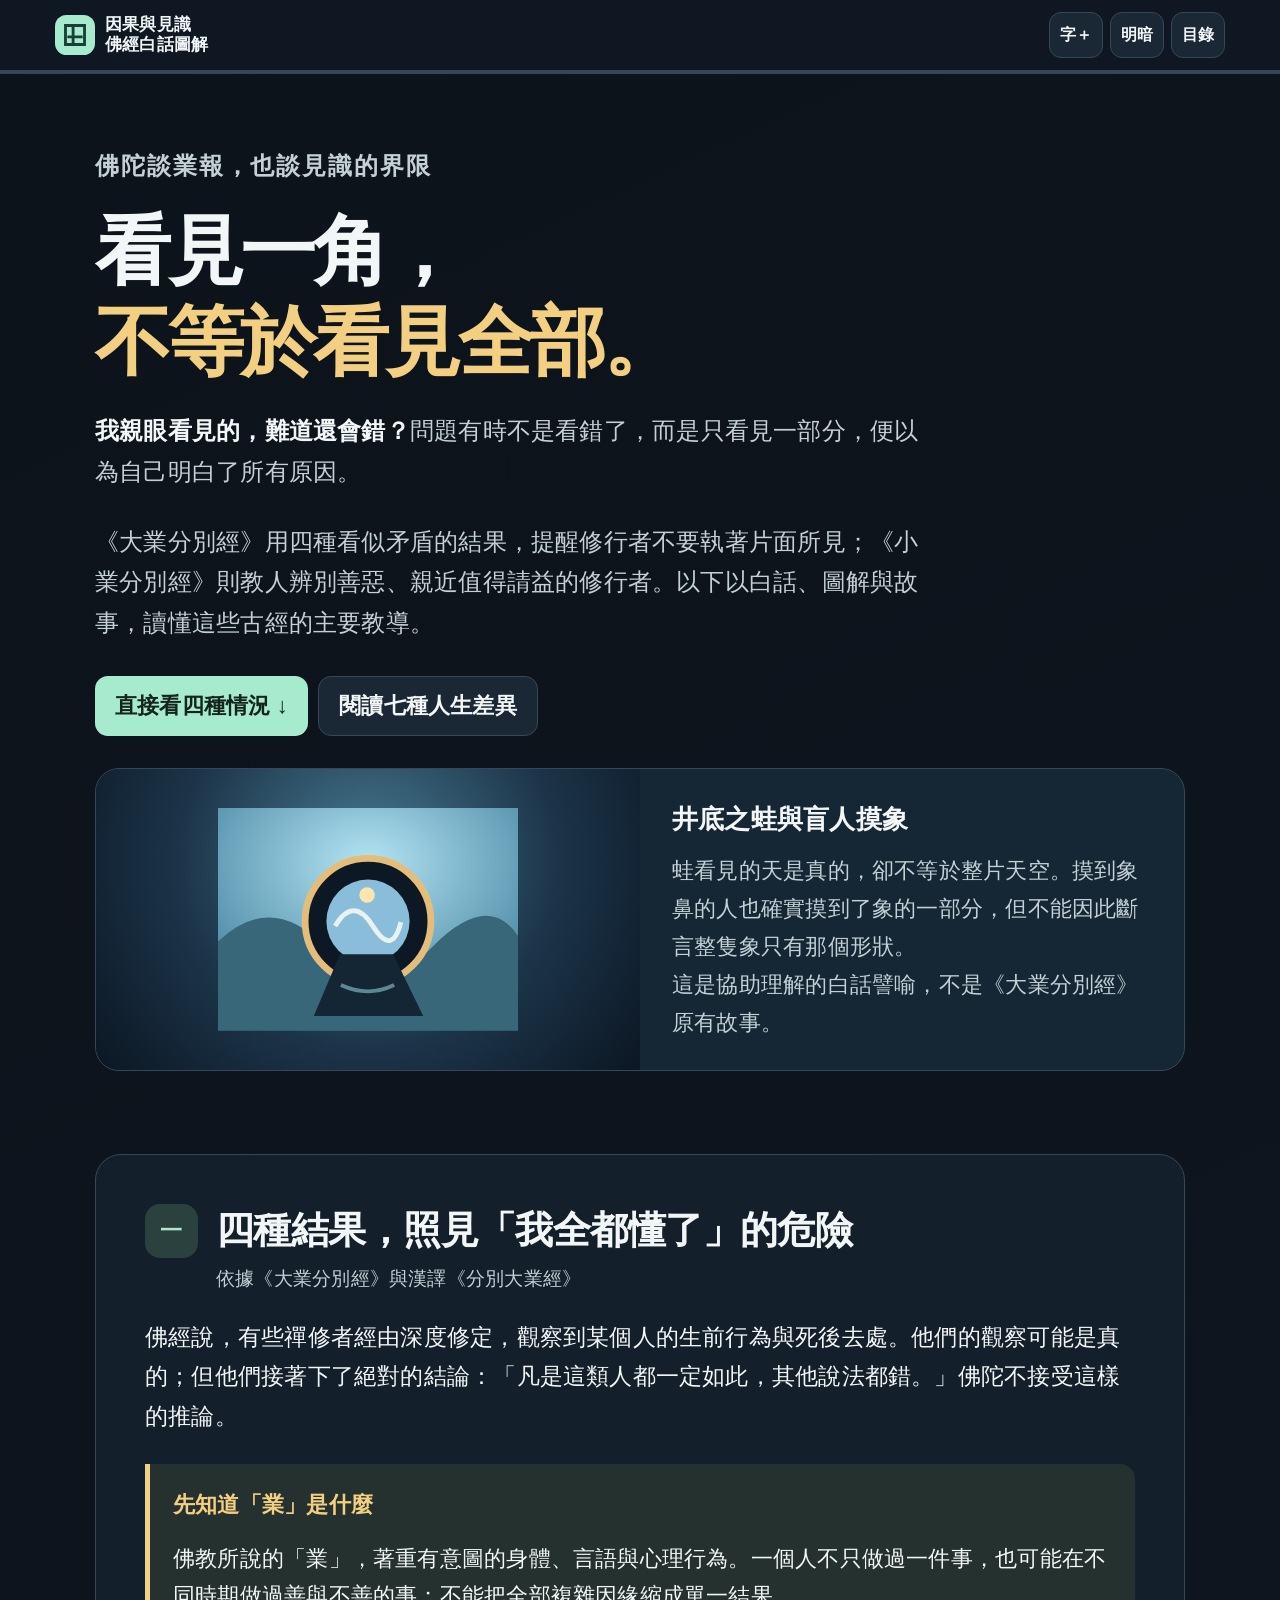
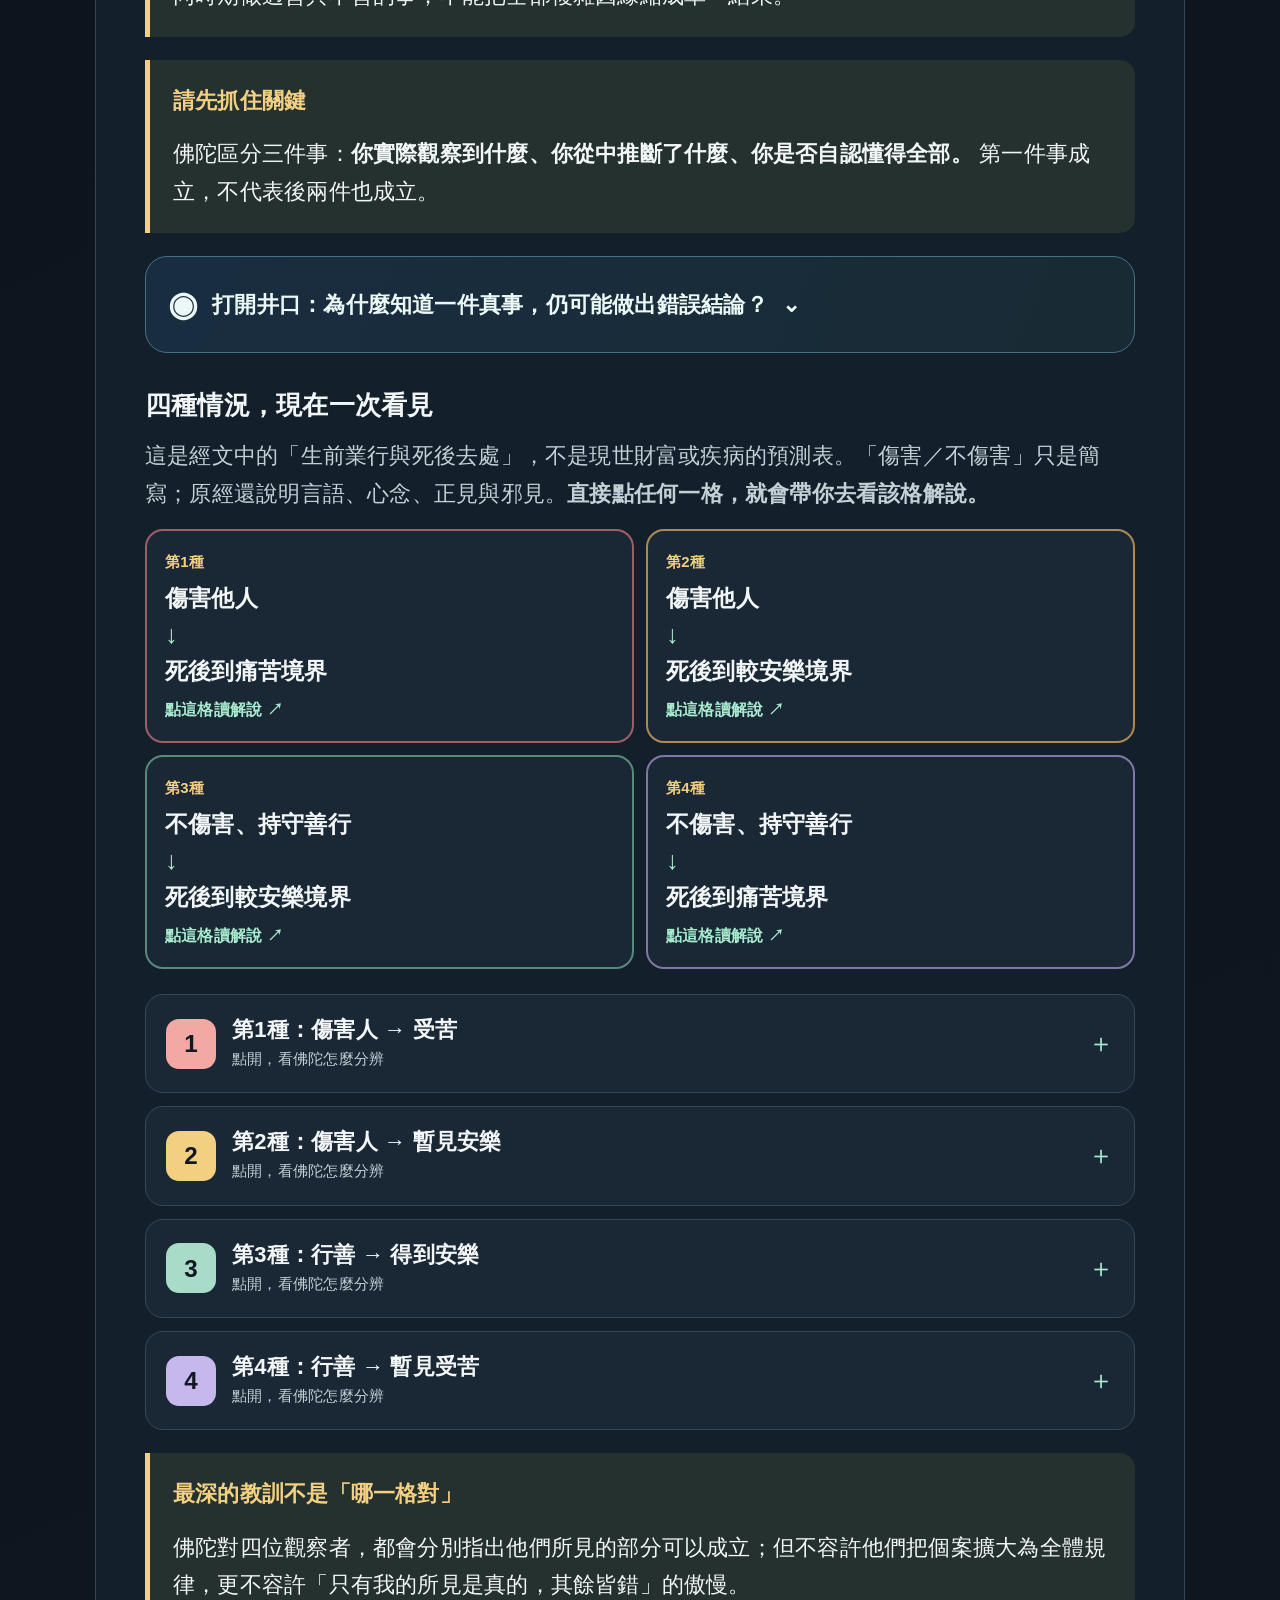
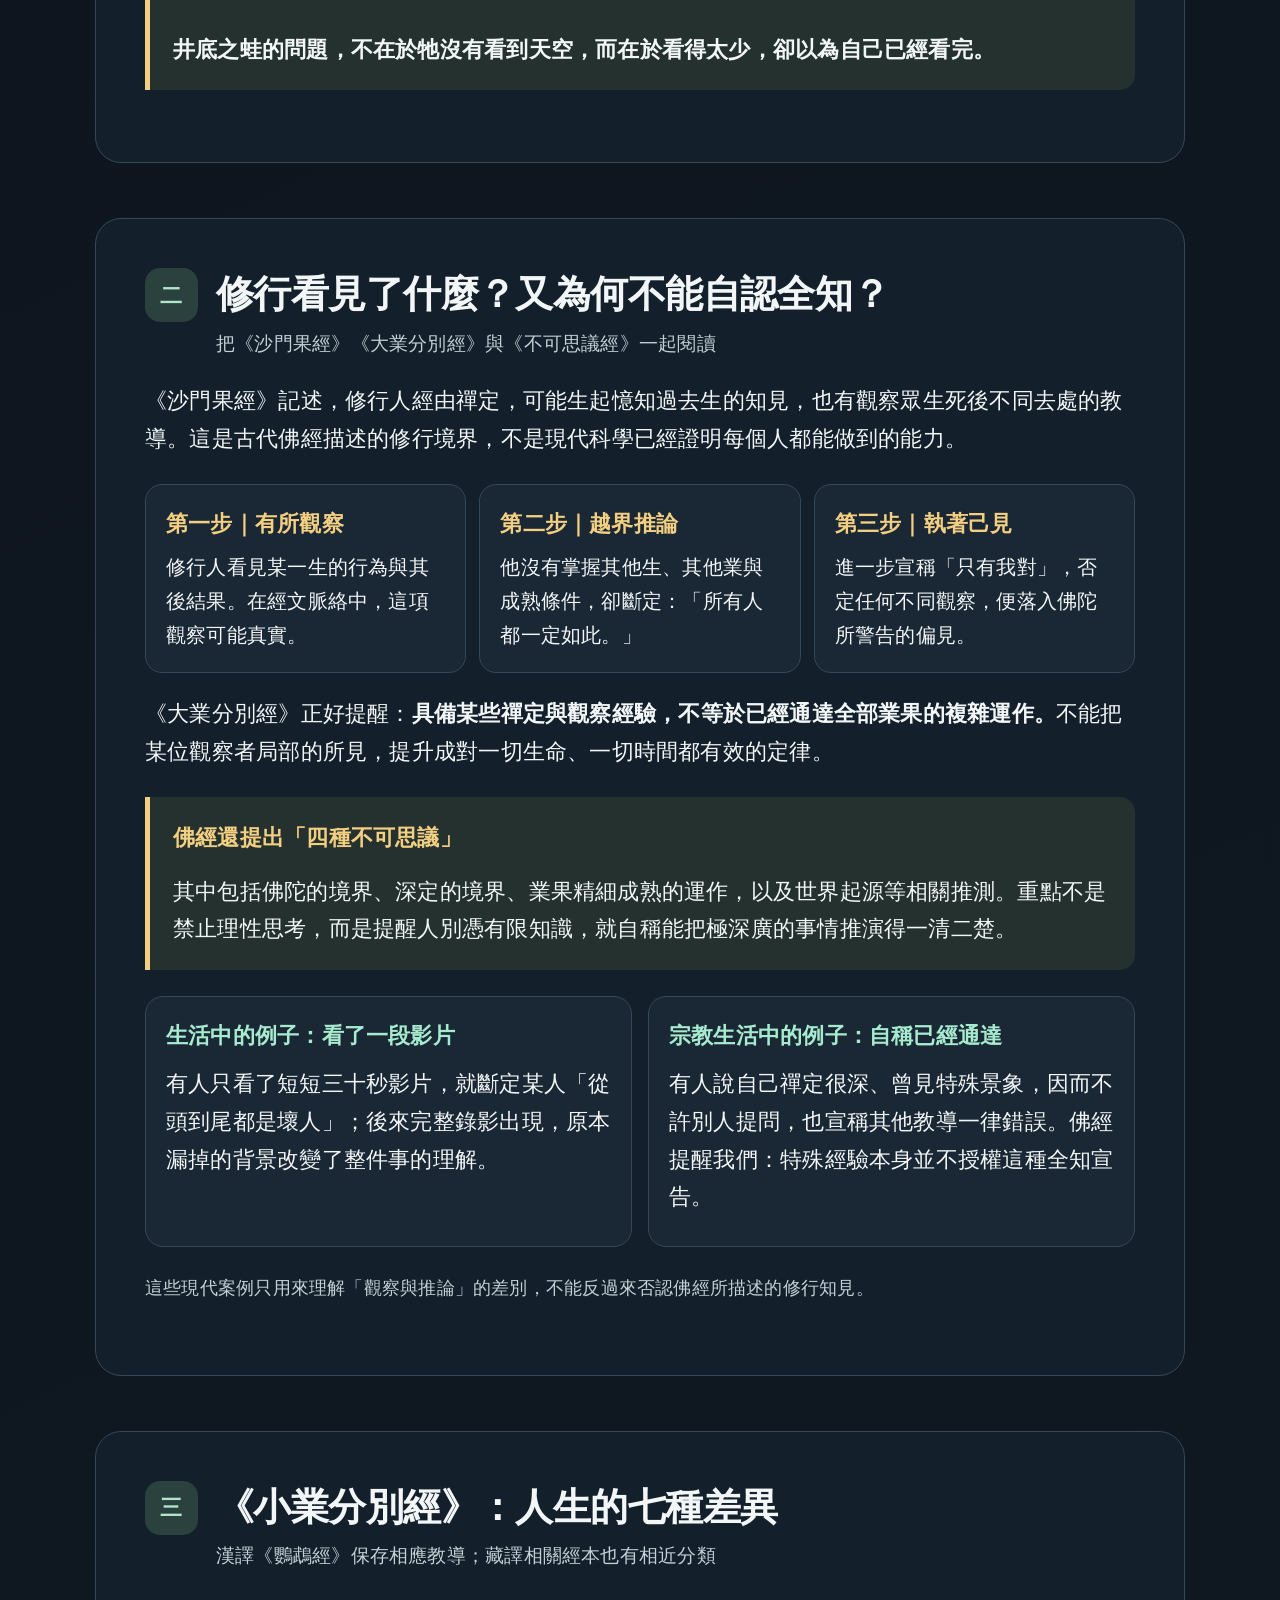
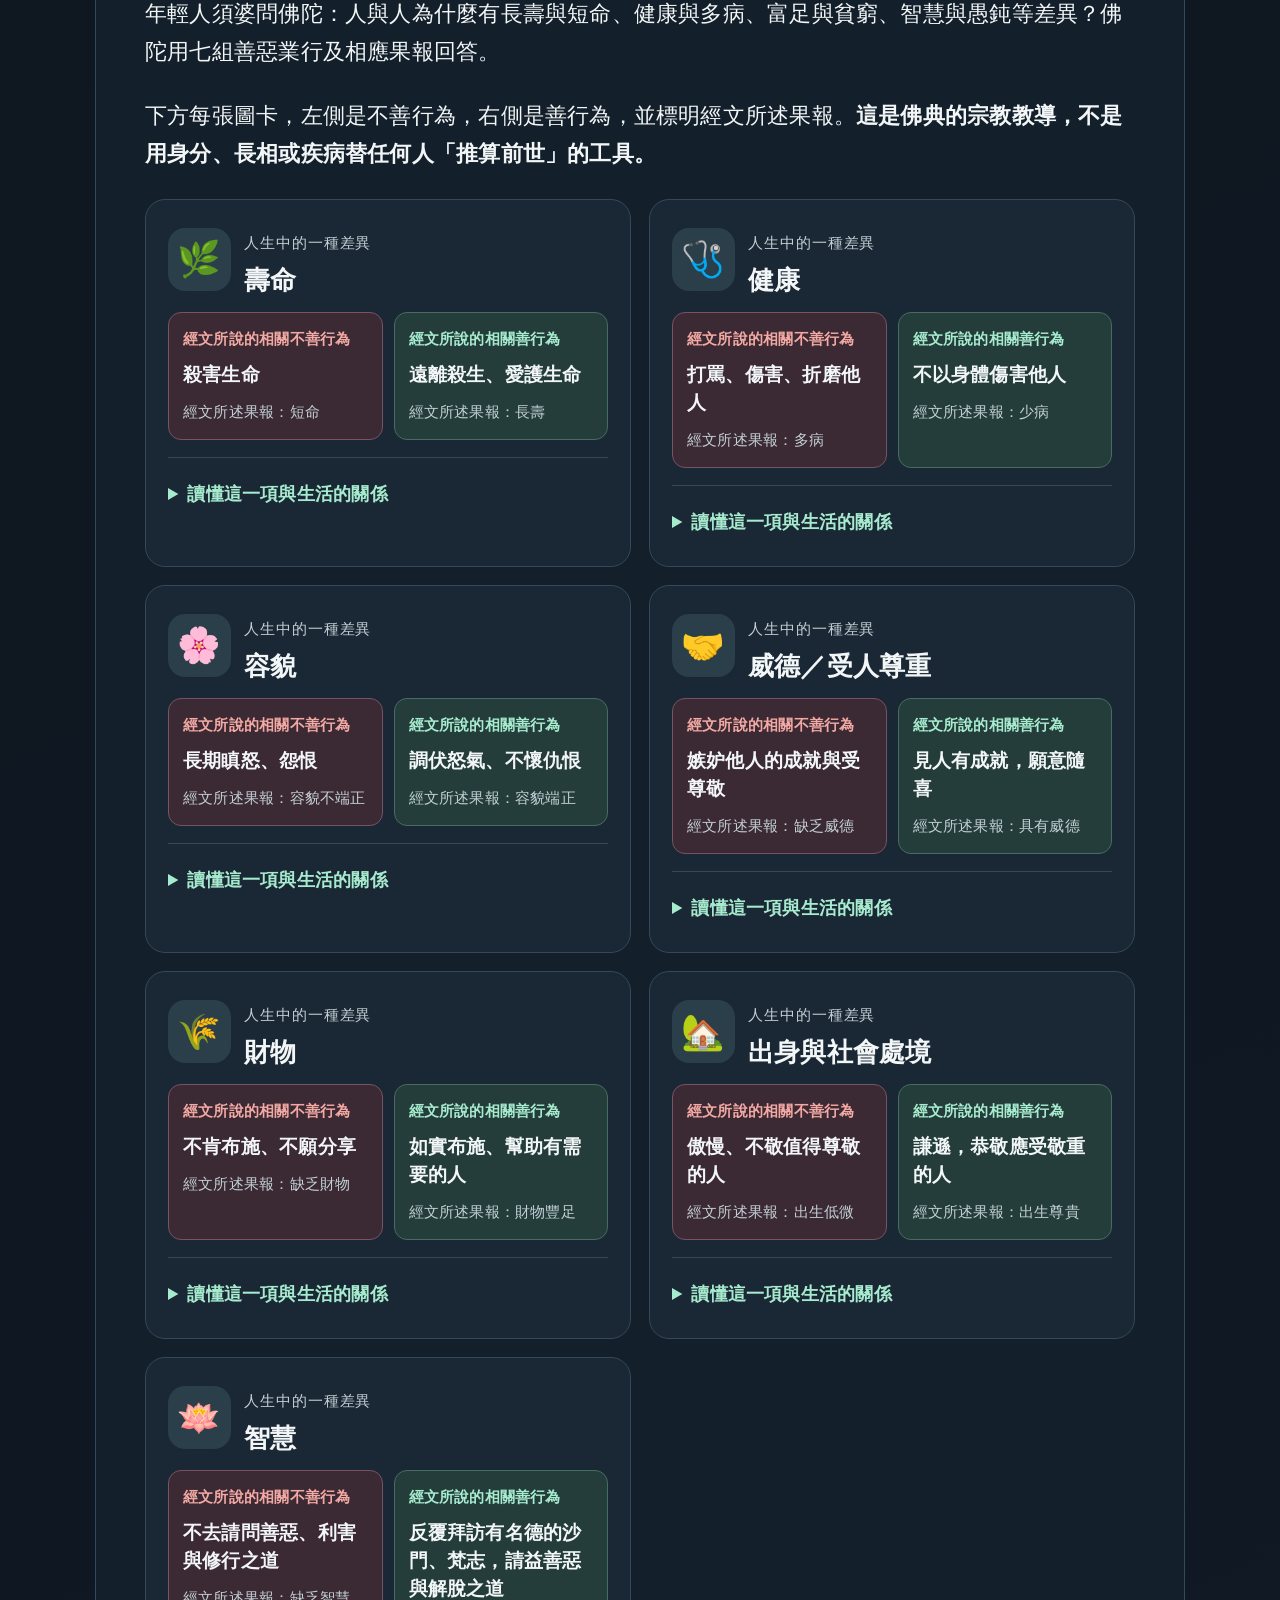
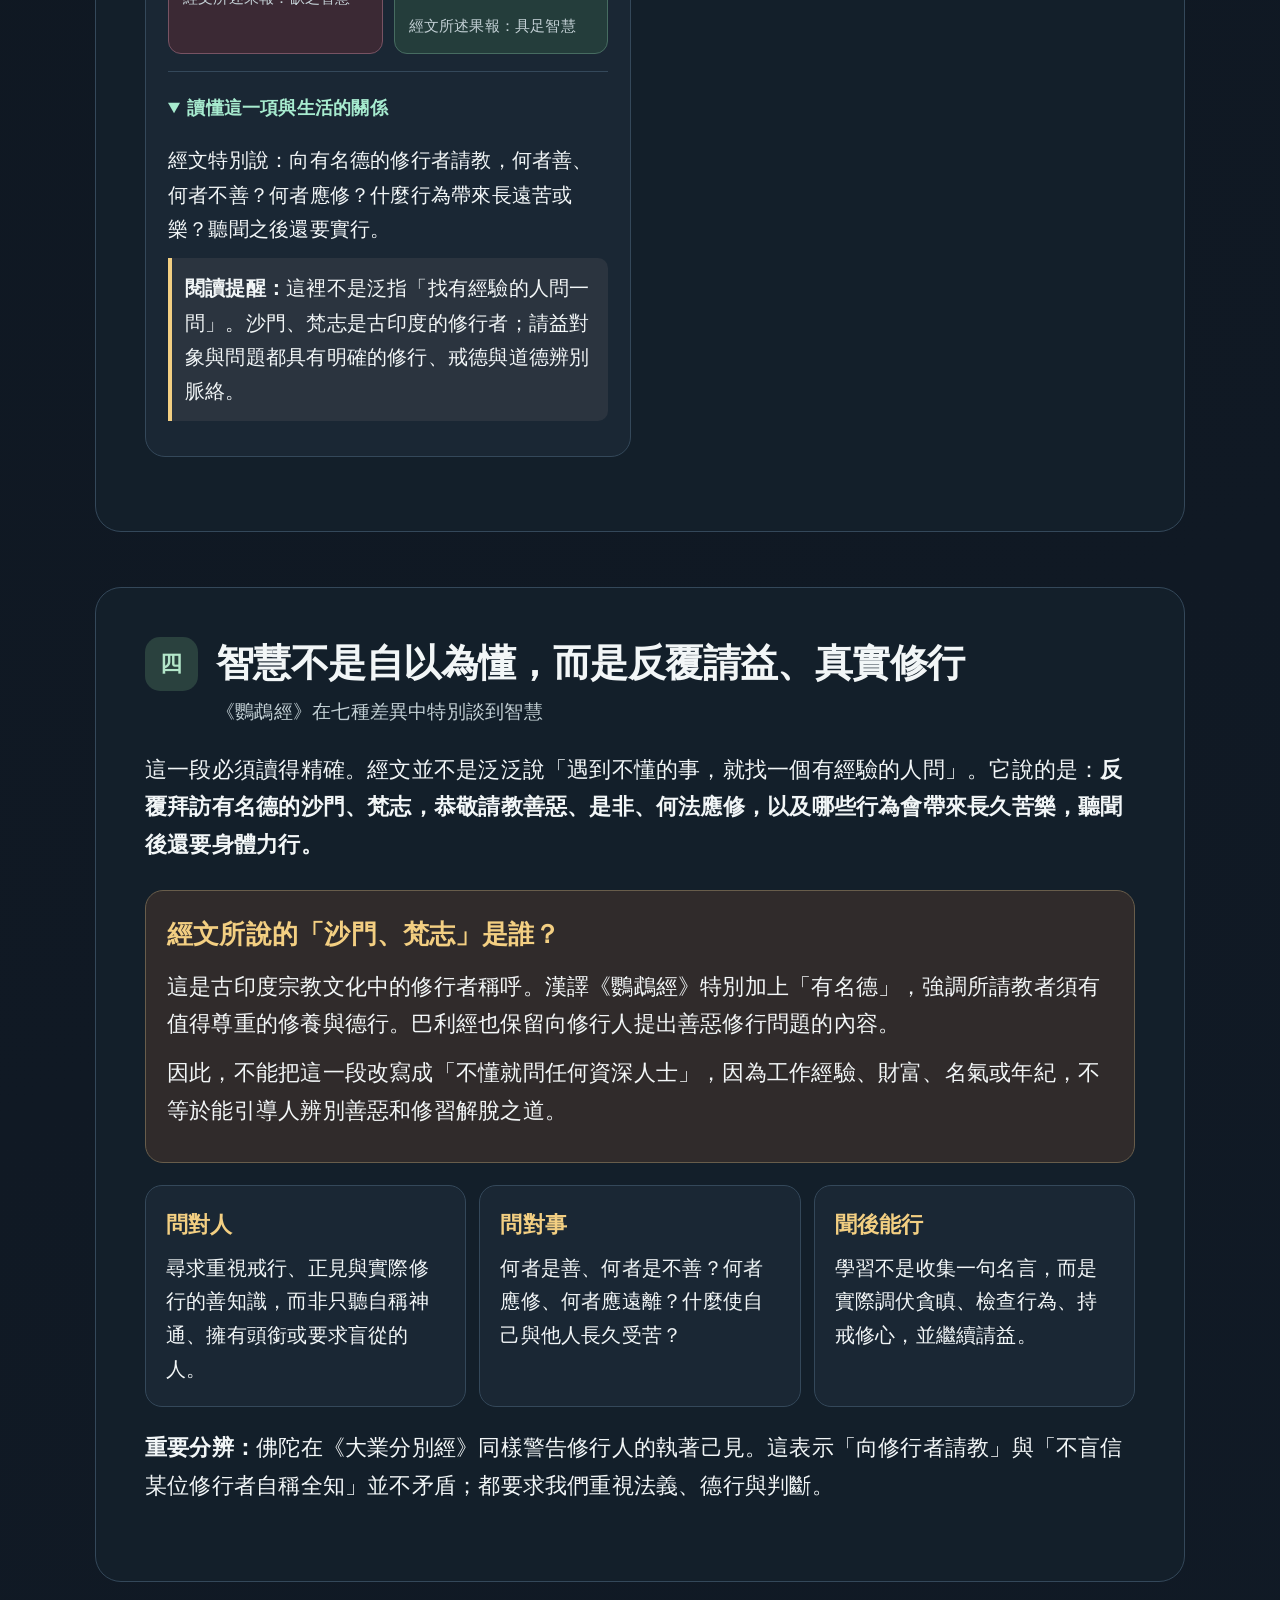
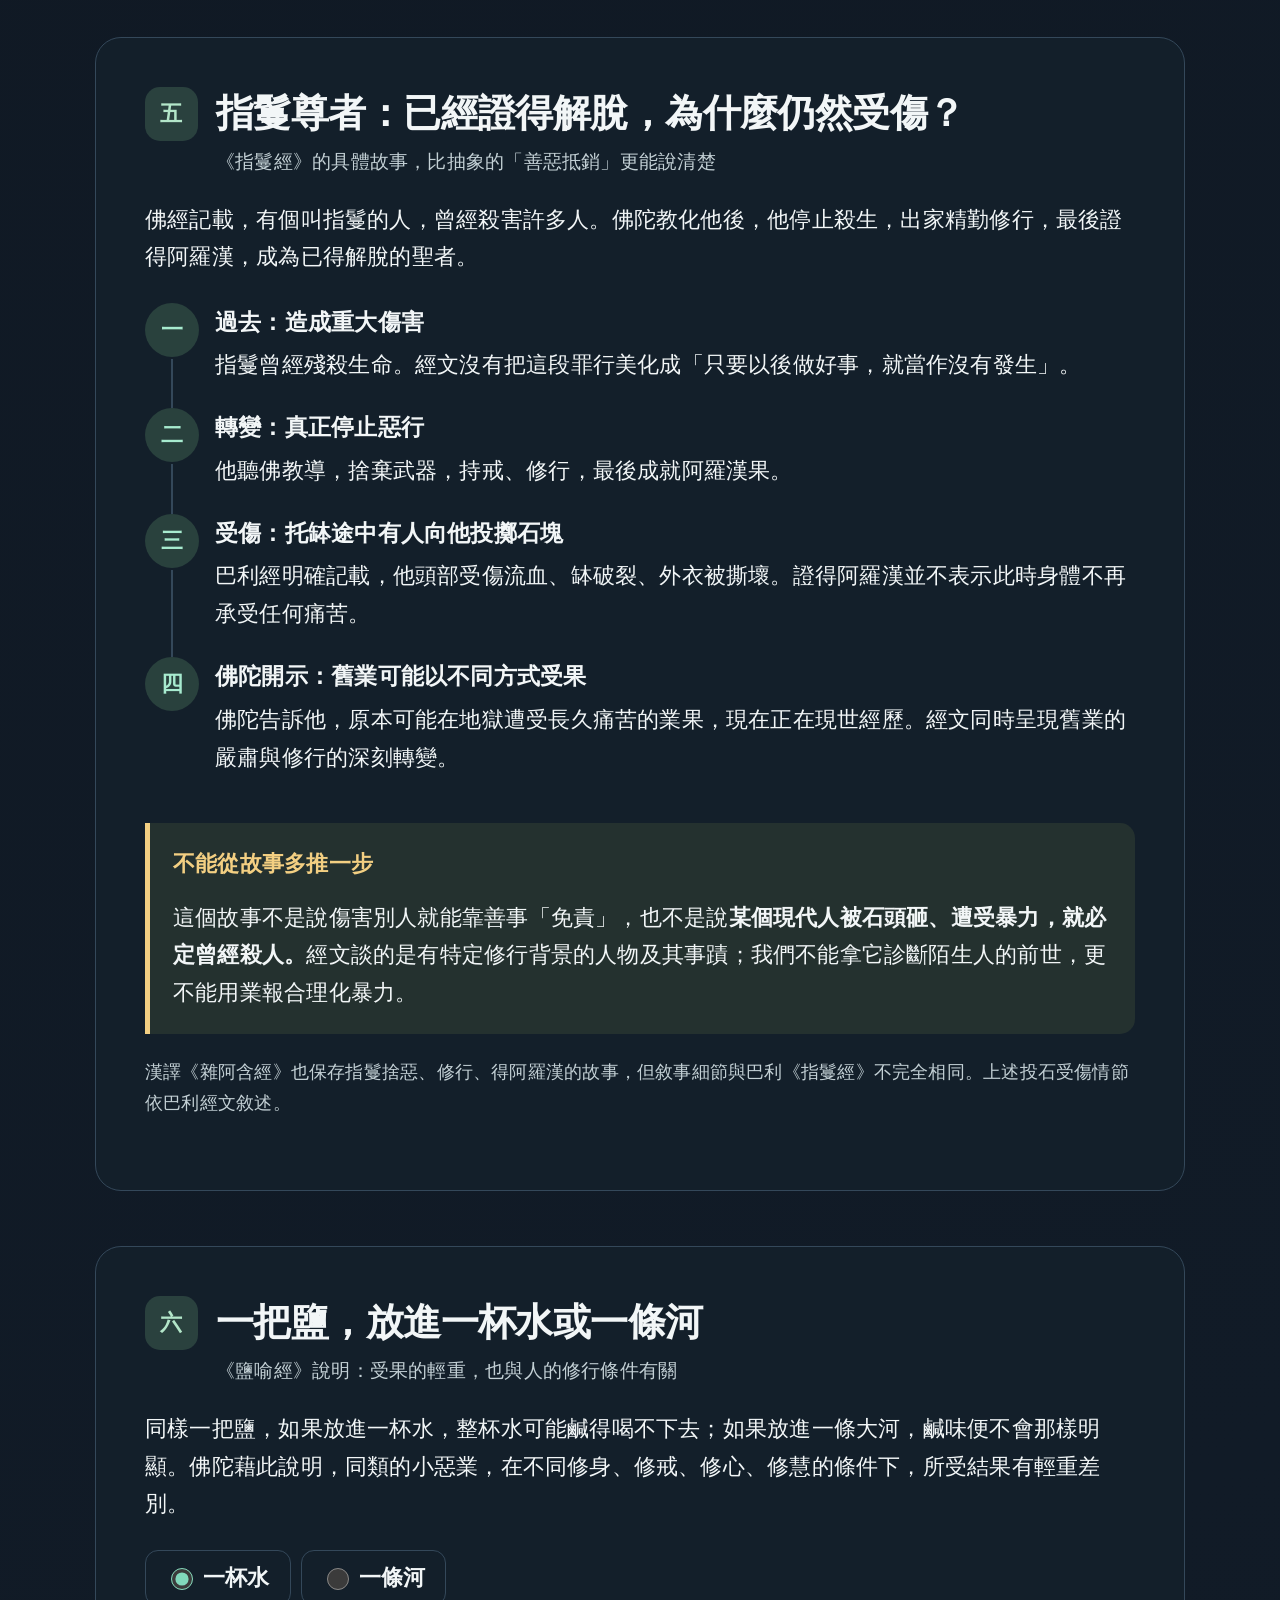
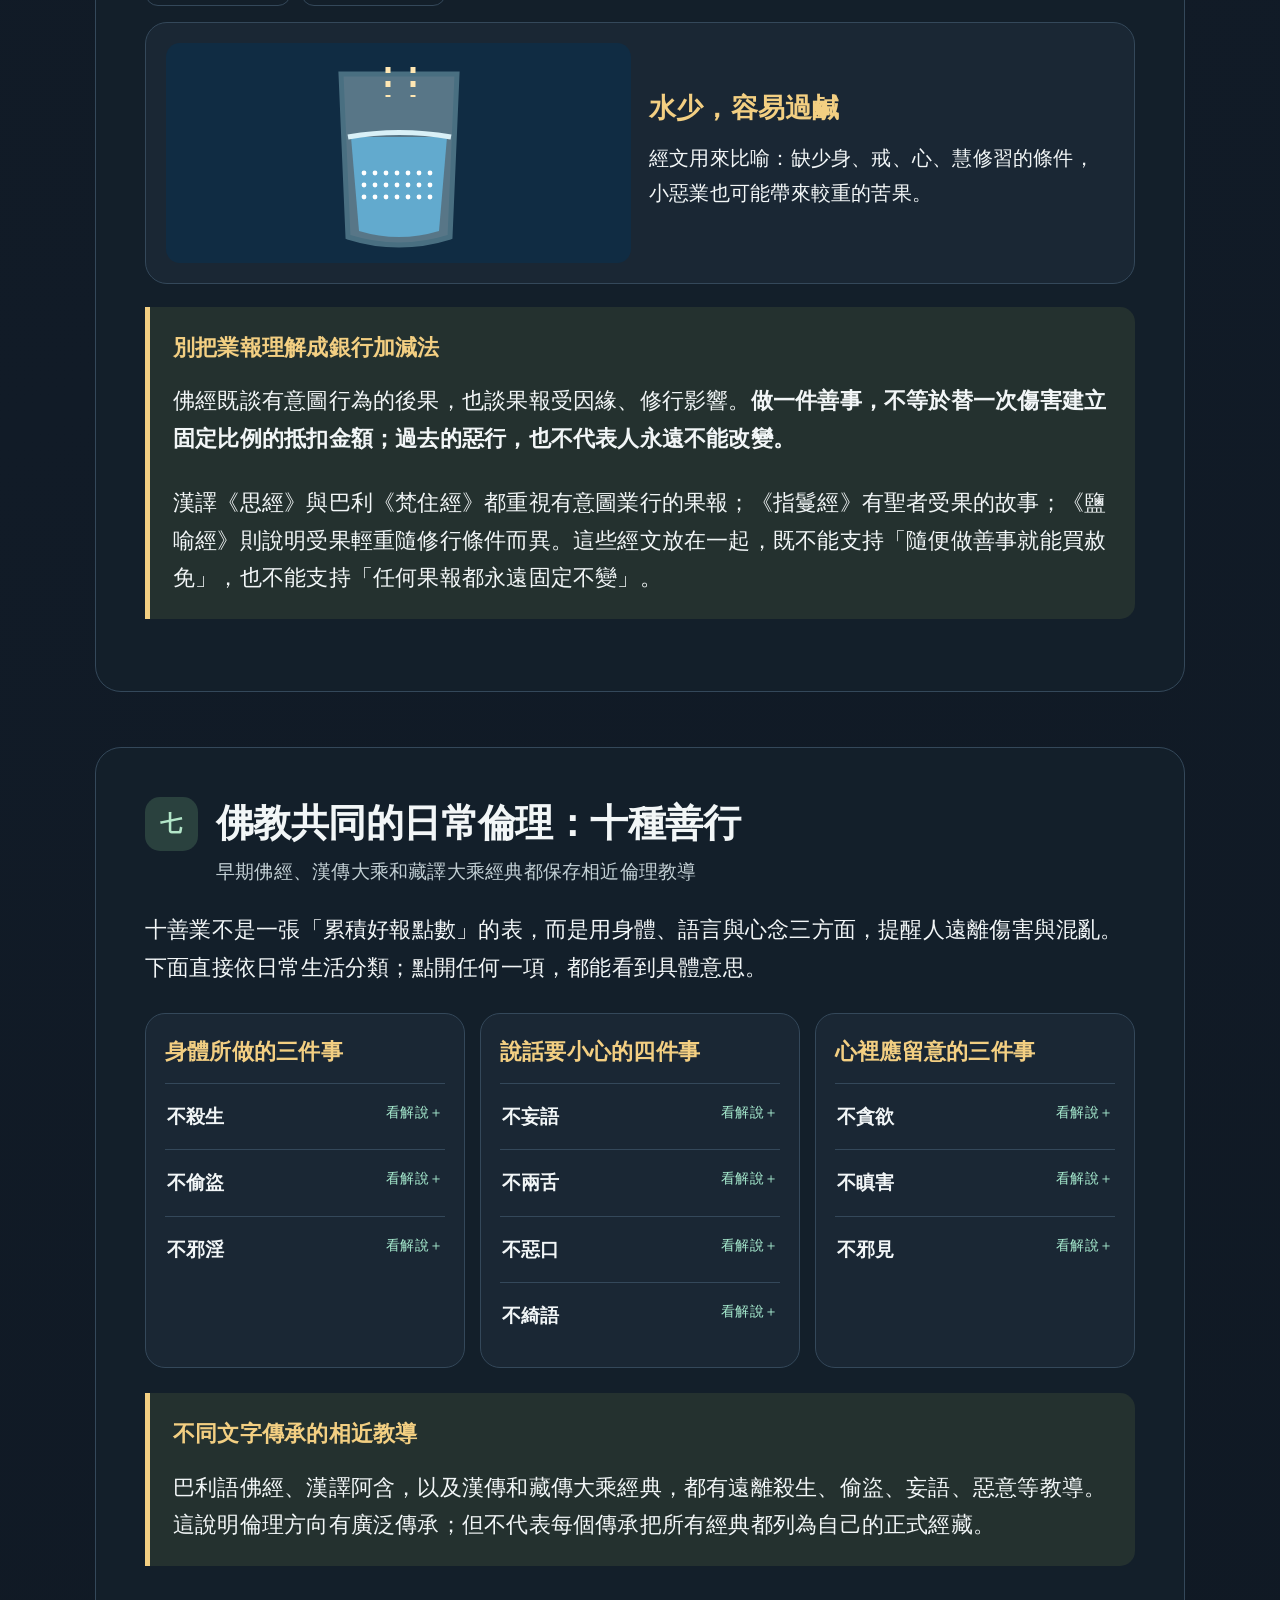
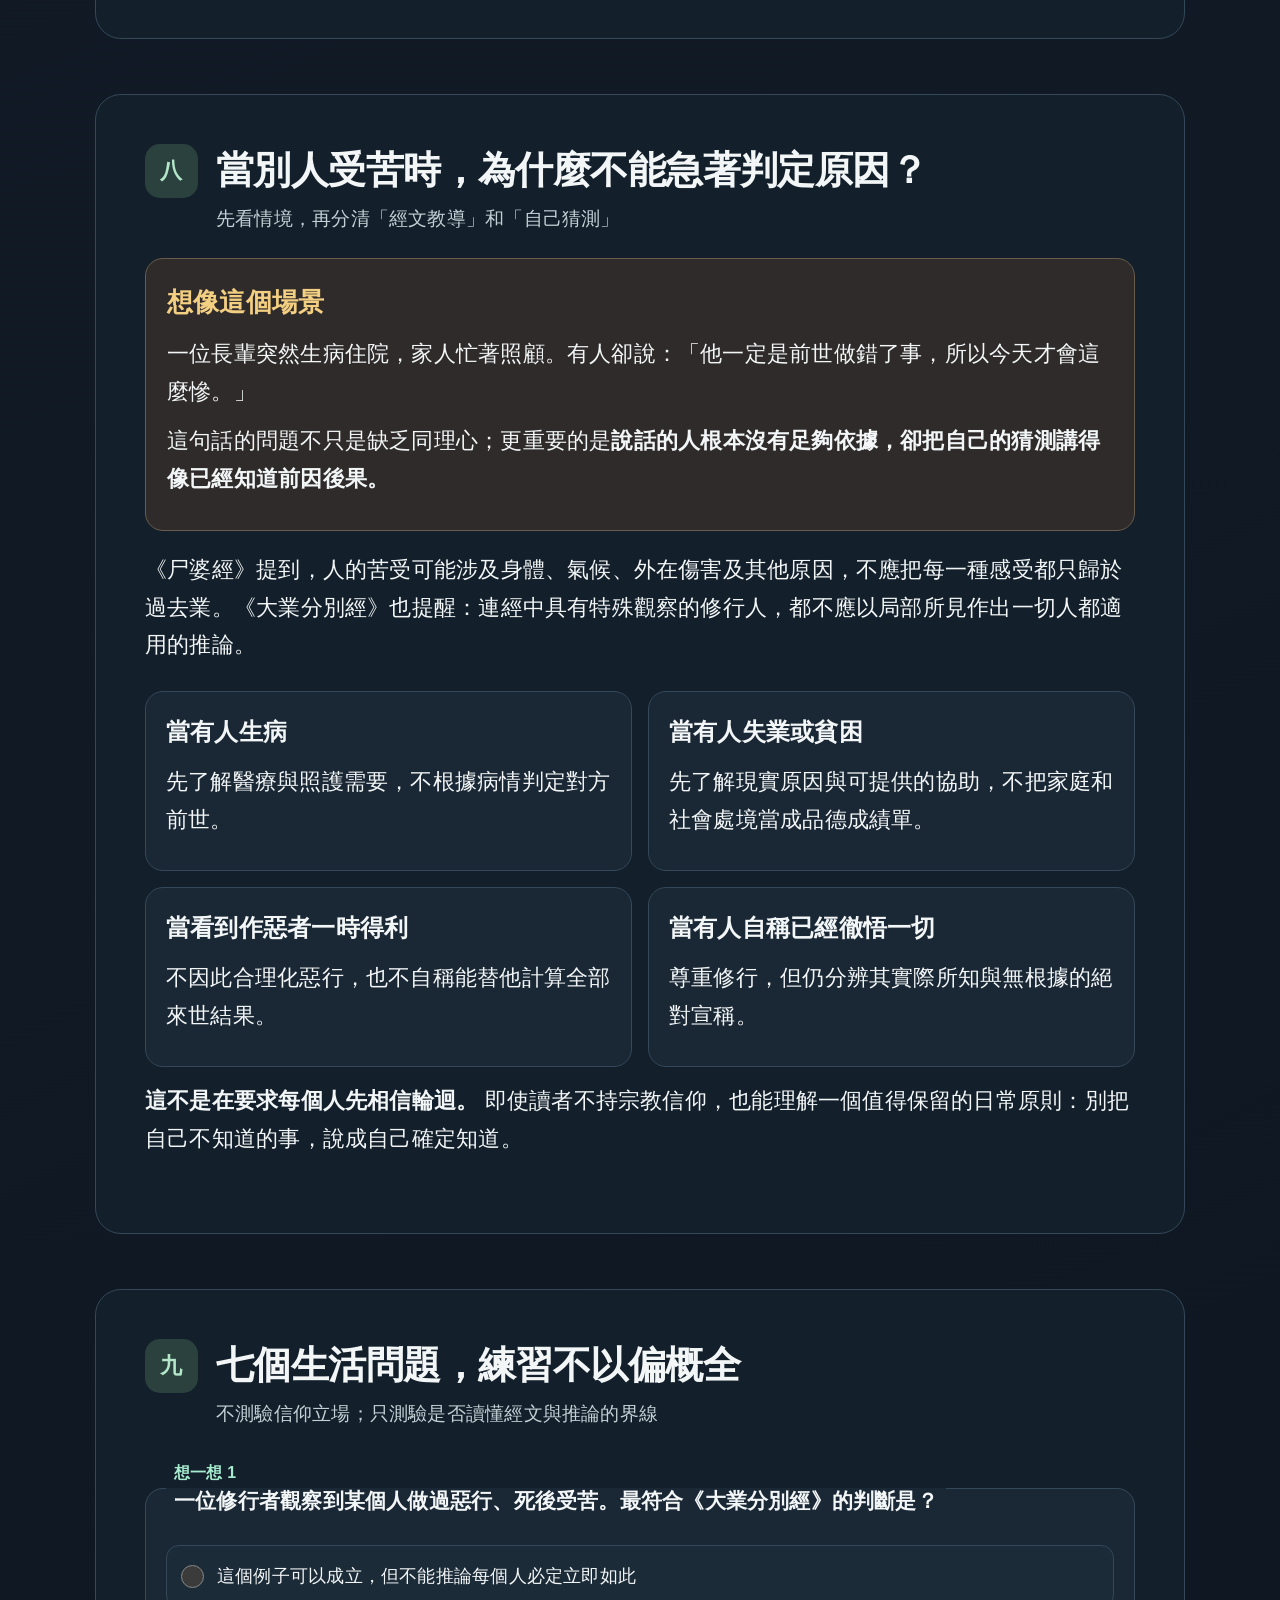
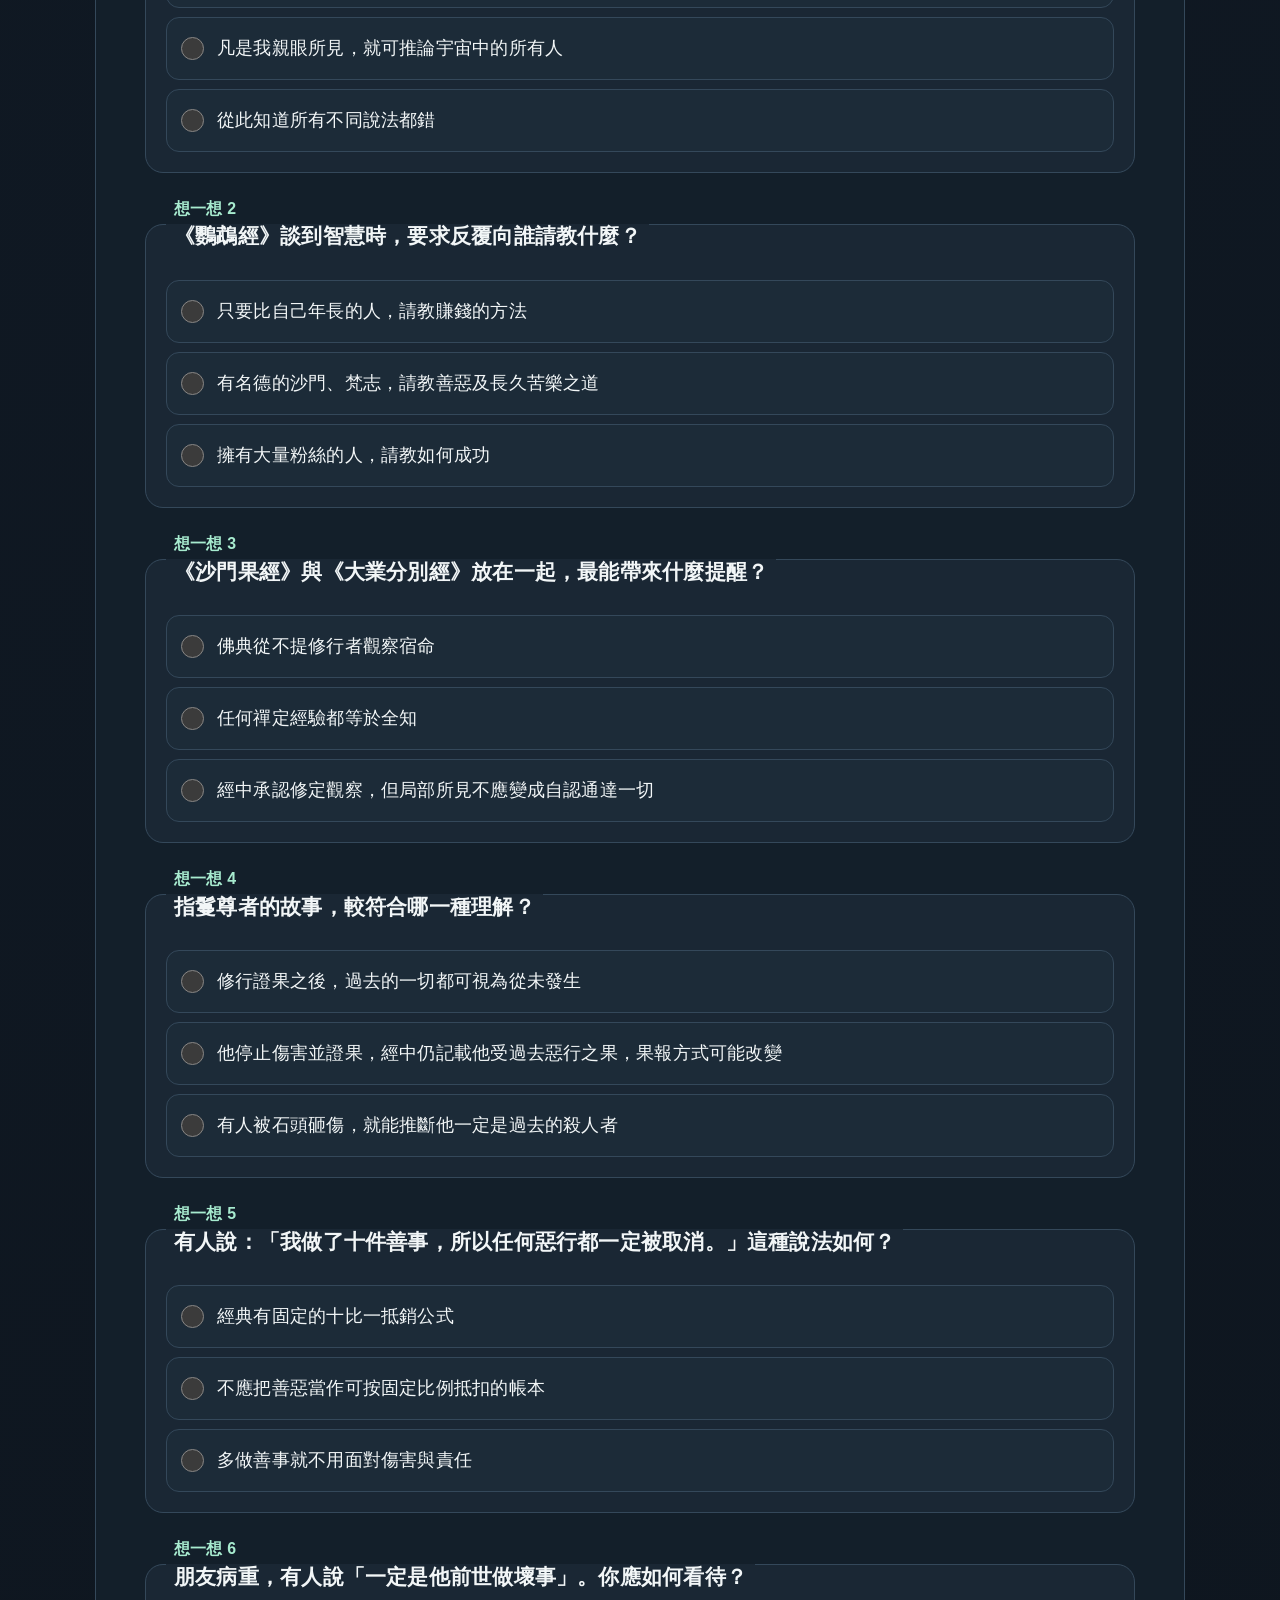
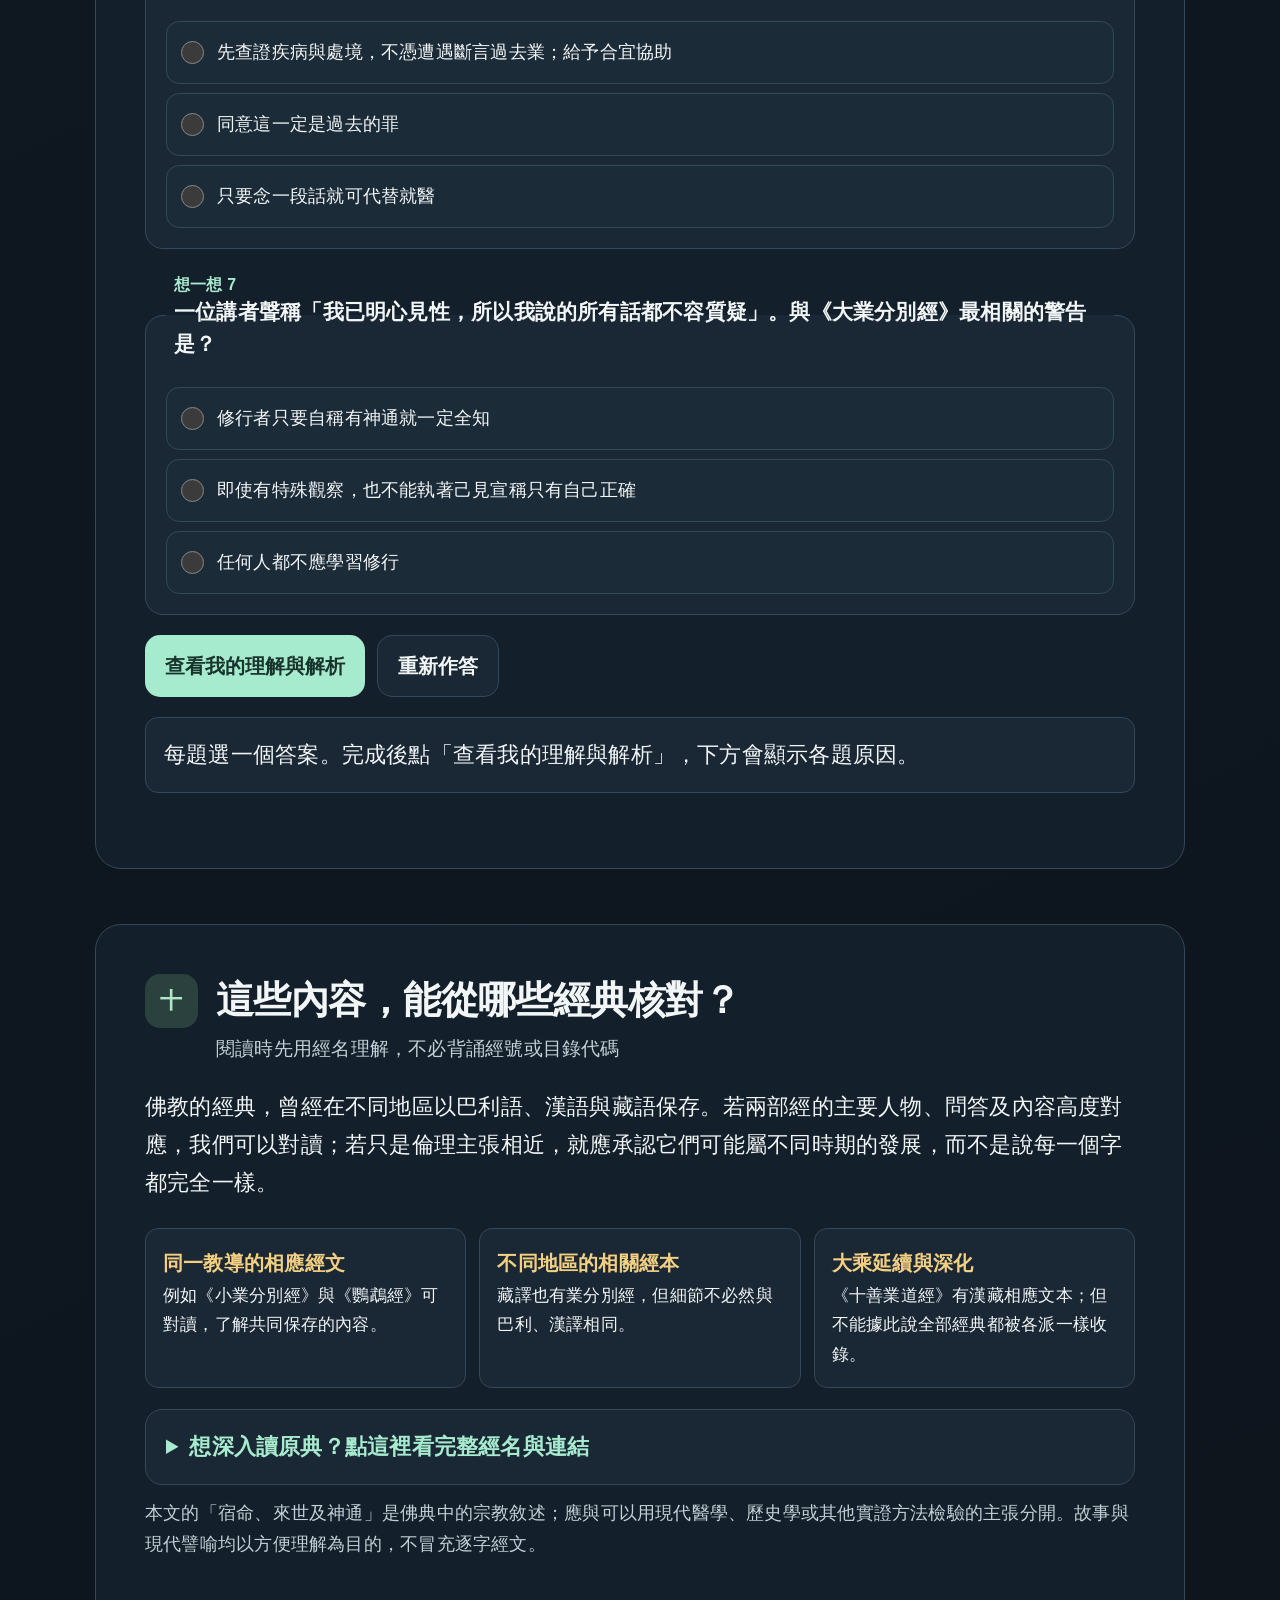
<file: versions/04-scripture-plain-language.html>
<!doctype html><html lang="zh-Hant-TW"><head><meta charset="utf-8"/><meta name="viewport" content="width=device-width,initial-scale=1,viewport-fit=cover"/><meta name="color-scheme" content="dark light"/><title>因果與見識｜從佛教經典學會不以偏概全</title><meta name="description" content="用清楚的圖卡、生活例子與經典故事，理解佛教的業、四種結果、智慧請益、指鬘尊者與鹽喻；不必先熟悉佛經編號。"/><style>
:root{color-scheme:dark;--bg:#0d131b;--bg2:#131f2a;--card:#1a2734;--paper:#1c2b38;--edge:#34485a;--ink:#f2f6f7;--muted:#c3d0d5;--mint:#a7ebcf;--gold:#f3cf82;--rose:#f3a9a3;--violet:#c5b8fa;--deep:#0b111a;--text-size:22px;--content:1090px}
*{box-sizing:border-box}html{scroll-behavior:auto;scroll-padding-top:92px;-webkit-text-size-adjust:100%}body{margin:0;background:linear-gradient(155deg,var(--bg),#111b27 58%,#0d141c);color:var(--ink);font:400 var(--text-size)/1.72 -apple-system,BlinkMacSystemFont,"Noto Sans TC","PingFang TC","Microsoft JhengHei",sans-serif;letter-spacing:.01em;overflow-wrap:anywhere}body.large{--text-size:25px}body.xlarge{--text-size:28px}body.light{--bg:#f3f6f2;--bg2:#eef1ea;--card:#fff;--paper:#f4f8f7;--edge:#c7d2d1;--ink:#243039;--muted:#415965;--mint:#145940;--gold:#805515;--rose:#a03938;--violet:#6650a4;--deep:#fff;background:#f3f6f2;color-scheme:light}a{color:var(--mint)}button,input,summary{font:inherit}button,summary,a{touch-action:manipulation}a:focus-visible,button:focus-visible,summary:focus-visible,input:focus-visible{outline:4px solid var(--gold);outline-offset:4px}p{margin:.7em 0 1.2em}strong,b{font-weight:750}small{font-size:.78em}.skip{position:absolute;left:-9999px;top:0}.skip:focus{left:8px;top:8px;background:var(--card);z-index:10000;padding:12px}.wrap{width:min(var(--content),calc(100% - 36px));margin:auto}.top{position:sticky;top:0;z-index:50;background:#101823f5;border-bottom:1px solid #344557;backdrop-filter:blur(18px)}body.light .top{background:#f3f7f5f5}.topinner{height:70px;display:flex;align-items:center;justify-content:space-between;gap:8px;width:min(1170px,calc(100% - 24px));margin:auto}.brand{display:flex;align-items:center;gap:10px;text-decoration:none;color:var(--ink);min-width:0}.brand svg{width:40px;height:40px;flex:none}.brandname{font-size:17px;line-height:1.18;font-weight:900;white-space:nowrap}.tools{display:flex;gap:7px;align-items:center}.topbutton{display:inline-flex;align-items:center;justify-content:center;min-height:46px;min-width:49px;color:var(--ink);font-size:16px;font-weight:760;border:1px solid var(--edge);border-radius:12px;background:var(--card);padding:6px 10px;cursor:pointer;white-space:nowrap}.menu{position:relative}.menu summary{list-style:none}.menu summary::-webkit-details-marker{display:none}.menulinks{position:absolute;right:0;top:calc(100% + 12px);width:min(310px,calc(100vw - 28px));max-height:75vh;overflow-y:auto;padding:11px;border-radius:16px;background:var(--card);border:1px solid var(--edge);box-shadow:0 16px 40px #0008}.menulinks a{display:block;padding:12px 14px;border-radius:9px;text-decoration:none;color:var(--ink);border-bottom:1px solid var(--edge);font-weight:700;font-size:17px}.readbar{height:3px;background:var(--edge)}.readbar span{display:block;height:100%;background:var(--mint);width:0}.hero{padding:72px 0 55px}.eyebrow{font-size:15px;font-weight:850;color:var(--mint);letter-spacing:.08em;margin:0 0 18px}.hero h1{font-size:clamp(38px,6vw,76px);font-weight:950;letter-spacing:-.045em;line-height:1.2;margin:0 0 24px;max-width:900px}.hero h1 em{color:var(--gold);font-style:normal}.hero p{max-width:830px;font-size:1.08em;color:var(--muted)}.hero strong{color:var(--ink)}.heroaction{display:flex;gap:10px;flex-wrap:wrap;margin:32px 0}.jump{display:inline-flex;align-items:center;min-height:56px;text-decoration:none;color:#14251d!important;background:#a7ebcf;border-radius:13px;padding:10px 20px;font-weight:850}.jump.secondary{background:var(--card);color:var(--ink)!important;border:1px solid var(--edge)}.hero-visual{border:1px solid var(--edge);border-radius:24px;display:grid;grid-template-columns:1fr 1fr;gap:0;overflow:hidden;margin-top:25px;background:#152634}.hero-drawing{min-height:220px;display:flex;flex-direction:column;align-items:center;justify-content:center;background:radial-gradient(circle at 50% 30%,#477a91 0,#1c3449 55%,#0b1622 100%);padding:22px}.hero-drawing svg{width:min(94%,300px);height:auto}.hero-explain{padding:28px 32px;display:flex;flex-direction:column;justify-content:center}.hero-explain h2{margin:0 0 10px;font-size:1.2em;color:var(--ink)}.hero-explain p{margin:0;font-size:1em}.chapter{margin:28px auto 55px;padding:clamp(22px,4.5vw,49px);background:var(--bg2);border:1px solid var(--edge);border-radius:26px;scroll-margin-top:90px}.chapter-title{display:flex;align-items:flex-start;gap:18px;margin-bottom:22px}.cnum{display:grid;place-items:center;min-width:53px;height:54px;padding:4px;font-size:22px;border-radius:15px;background:#2a413e;color:#b3e6c9;font-weight:900}body.light .cnum{background:#e1f0e5;color:#155541}.chapter h2{font-size:clamp(31px,3vw,45px);line-height:1.33;letter-spacing:-.015em;margin:0}.subtitle{color:var(--muted);font-size:.87em;margin:8px 0 0}.lead{font-size:1.05em}.callout{padding:22px 23px;background:#24312f;border-left:5px solid var(--gold);border-radius:0 15px 15px 0;margin:23px 0;color:var(--ink)}body.light .callout{background:#fff6df}.callout p:last-child{margin-bottom:0}.callout .label{color:var(--gold);font-weight:900}.story{display:grid;grid-template-columns:repeat(3,1fr);gap:13px;margin:22px 0}.story .bubble{padding:20px;background:var(--card);border:1px solid var(--edge);border-radius:17px}.story b{color:var(--gold);display:block;margin-bottom:8px}.story p{margin:0;font-size:.89em}.scaffold{display:grid;grid-template-columns:1fr 1fr;gap:16px;margin:26px 0}.science{background:var(--card);border:1px solid var(--edge);padding:20px;border-radius:18px}.science strong{color:var(--mint)}.science p{margin:.45em 0}.well-sim{border:1px solid #487085;background:linear-gradient(115deg,#192d41,#182b34);border-radius:22px;overflow:hidden;margin:22px 0}.well-sim summary{cursor:pointer;list-style:none;display:flex;align-items:center;gap:14px;padding:18px 22px;color:#ebf8f5;font-weight:850}.well-sim summary::-webkit-details-marker{display:none}.well-sim .well-open{display:grid;grid-template-columns:1fr 1fr;gap:14px;padding:5px 20px 23px}.well-sim .well-open div{padding:17px;background:#243c49;border-radius:14px}.well-sim .well-open b{color:var(--gold)}.well-sim .well-open p{margin:0;font-size:.9em}.matrix-header{margin:30px 0 16px}.matrix-header h3{font-size:1.18em;margin:0 0 10px}.matrix-header p{color:var(--muted);margin:0}.matrix{display:grid;grid-template-columns:1fr 1fr;gap:12px;scroll-margin-top:86px}.matrix-item{min-height:154px;text-decoration:none;color:var(--ink)!important;padding:18px;border:2px solid var(--edge);border-radius:18px;background:var(--card);display:flex;flex-direction:column;align-items:flex-start;gap:4px;transition:transform .15s ease,border .15s ease}.matrix-item:active{transform:scale(.98)}.matrix-item.rose{border-color:#a05d65}.matrix-item.gold{border-color:#ad8955}.matrix-item.mint{border-color:#59897b}.matrix-item.violet{border-color:#8176a6}.matrix-item b{font-size:1.04em}.matrix-item strong{font-size:1.06em}.matrix-item .matrix-idx{font-size:.68em;font-weight:800;color:var(--gold)}.matrix-item .arr{font-size:1.15em;color:var(--mint);line-height:1}.matrix-item .tap{font-size:.73em;margin-top:auto;color:var(--mint);font-weight:760}.cases{display:grid;gap:13px;margin-top:25px}.case-exp{border:1px solid var(--edge);background:var(--card);border-radius:18px;scroll-margin-top:92px;overflow:hidden}.case-exp summary{display:flex;align-items:center;gap:16px;padding:20px;cursor:pointer;list-style:none}.case-exp summary::-webkit-details-marker{display:none}.case-exp summary>span:nth-child(2){flex:1;min-width:0}.case-exp summary b{display:block;font-size:1em;line-height:1.4}.case-exp summary small{display:block;color:var(--muted);font-size:.7em}.case-bubble{flex:none;width:50px;height:50px;display:grid;place-items:center;font-weight:850;border-radius:13px;font-size:1.1em;color:#121922}.case-bubble.rose{background:var(--rose)}.case-bubble.gold{background:var(--gold)}.case-bubble.mint{background:#a8dcc9}.case-bubble.violet{background:#c6b7ec}.plus{font-size:1.2em;color:var(--mint)}.case-exp[open] .plus{transform:rotate(45deg)}.case-body{border-top:1px solid var(--edge);padding:12px 22px 23px}.case-body p{margin:.9em 0}.label-seen,.label-wrong,.label-right{font-size:.72em;display:block;font-weight:900;margin-bottom:3px}.label-seen{color:var(--gold)}.label-wrong{color:var(--rose)}.label-right{color:var(--mint)}.case-life{padding:16px;border-radius:12px;background:#293747}.case-life b{display:block;color:var(--gold)}body.light .case-life{background:#e7efec}.overline{font-size:.7em;letter-spacing:.06em;color:var(--muted)}.seven-grid{display:grid;grid-template-columns:repeat(2,minmax(0,1fr));gap:18px;margin:25px 0}.seven-card{border:1px solid var(--edge);border-radius:20px;padding:22px;background:var(--card)}.seven-head{display:flex;align-items:center;gap:13px;margin-bottom:15px}.seven-icon{font-size:35px;display:grid;place-items:center;width:63px;height:63px;flex:none;border-radius:17px;background:#2a3f4a}.seven-head h3{font-size:1.16em;line-height:1.3;margin:4px 0 0}.pair{display:grid;grid-template-columns:1fr 1fr;gap:11px}.pair>div{border-radius:13px;padding:14px;min-width:0}.pair-bad{background:#3b2934;border:1px solid #785363}.pair-good{background:#243d3b;border:1px solid #476c61}body.light .pair-bad{background:#fff0f0}body.light .pair-good{background:#e4f5e9}.pair span{display:block;font-size:.66em;font-weight:900;margin-bottom:9px;color:var(--rose)}.pair-good span{color:var(--mint)}.pair b{display:block;font-size:.85em;line-height:1.5}.pair small{display:block;color:var(--muted);font-size:.68em;margin-top:10px}.inline-detail{border-top:1px solid var(--edge);margin-top:17px;padding-top:13px}.inline-detail summary{color:var(--mint);cursor:pointer;font-size:.83em;font-weight:850;padding:7px 0}.detail-body p{margin:.65em 0;font-size:.9em}.note-warning{background:#2b343f;border-left:4px solid var(--gold);padding:13px;border-radius:0 10px 10px 0}body.light .note-warning{background:#f4eee1}.smallnote{font-size:.82em;color:var(--muted)}.timeline{display:grid;gap:0;margin:25px 0 18px}.timeline-item{display:grid;grid-template-columns:54px 1fr;gap:16px;position:relative;padding:0 0 24px}.timeline-item:not(:last-child)::before{content:"";position:absolute;left:26px;top:56px;bottom:0;width:2px;background:var(--edge)}.timeline-step{width:54px;height:54px;background:#29413d;color:var(--mint);border-radius:100%;display:grid;place-items:center;font-weight:900}.timeline-item h3{margin:0 0 4px;font-size:1.05em}.timeline-item p{margin:0}.salt-switch{display:flex;gap:10px;margin:24px 0 16px}.salt-switch label{display:flex;align-items:center;justify-content:center;padding:8px 20px;min-height:54px;border:1px solid var(--edge);border-radius:13px;cursor:pointer;font-weight:800}.salt-switch input{width:22px;height:22px;accent-color:#81d8bb;margin-right:10px}.salt-panel{display:grid;grid-template-columns:minmax(0,1fr) minmax(0,1fr);gap:18px;border:1px solid var(--edge);background:var(--card);border-radius:22px;padding:20px;margin-bottom:18px}.water-visual{display:flex;justify-content:center;align-items:center;min-height:210px;background:#102c43;border-radius:14px;overflow:hidden}.water-visual svg{width:100%;max-width:330px;height:220px}.salt-words{align-self:center}.salt-words h3{margin:0;color:var(--gold);font-size:1.22em}.salt-words p{font-size:.92em;margin:.5em 0}.river{display:none}.water-form:has(#water-river:checked) .glass{display:none}.water-form:has(#water-river:checked) .river{display:block}.water-form:has(#water-river:checked) .glass-words{display:none}.water-form:has(#water-cup:checked) .river-words{display:none}.water-form{display:contents}.ten-groups{display:grid;grid-template-columns:repeat(3,minmax(0,1fr));gap:15px;margin:25px 0}.ten-group{background:var(--card);border:1px solid var(--edge);border-radius:20px;padding:19px}.ten-group h3{font-size:1em;margin:0 0 12px;color:var(--gold)}.ten-row{border-top:1px solid var(--edge);padding:3px 0}.ten-row summary{display:flex;justify-content:space-between;gap:8px;padding:13px 2px;cursor:pointer;list-style:none}.ten-row summary::-webkit-details-marker{display:none}.ten-row summary b{font-size:.88em}.ten-row summary span{font-size:.65em;color:var(--mint);white-space:nowrap}.ten-row>div{border-radius:11px;padding:12px;background:var(--paper);font-size:.8em}.ten-row p{margin:.3em 0 .7em}.life-grid{display:grid;grid-template-columns:repeat(2,minmax(0,1fr));gap:16px;margin-top:22px}.life-card{background:var(--card);border:1px solid var(--edge);border-radius:18px;padding:20px}.life-card h3{font-size:1.07em;margin:0 0 9px}.life-card p{margin:.5em 0}.highlight{color:var(--mint);font-weight:850}.context{border-radius:18px;padding:21px;border:1px solid #685d4b;background:#302b2b;margin:20px 0}body.light .context{background:#fff5e7}.context h3{margin:0 0 10px;color:var(--gold)}.context p{margin:.5em 0}.quizitem{border:1px solid var(--edge);border-radius:18px;margin:16px 0;padding:20px;background:var(--card)}.quizitem legend{font-size:.95em;font-weight:780;line-height:1.5;padding:8px;max-width:100%}.quizitem legend span{display:block;color:var(--mint);font-size:.76em}.choices{display:grid;gap:9px}.choice{display:flex;align-items:flex-start;gap:13px;padding:14px;border:1px solid var(--edge);border-radius:13px;background:var(--paper);cursor:pointer;font-size:.84em}.choice:has(input:checked){border-color:var(--mint);background:#28433c}body.light .choice:has(input:checked){background:#e6f5e9}.choice input{appearance:auto;width:23px;height:23px;flex:none;accent-color:#82dcc0;margin:5px 0}.explanation{padding:15px;margin-top:13px;border-radius:13px;background:#243f3a;font-size:.83em}body.light .explanation{background:#e6f1ea}.explanation b{color:var(--mint)}.explanation p{margin:.35em 0}.quiz-buttons{display:flex;gap:12px;flex-wrap:wrap;margin:20px 0}.action{border:0;border-radius:15px;padding:13px 20px;min-height:58px;font-weight:900;font-size:.9em;background:#a7ebcf;color:#19342c;cursor:pointer}.action.secondary{background:var(--card);border:1px solid var(--edge);color:var(--ink)}.quizresult{border:1px solid var(--edge);border-radius:13px;padding:18px;background:var(--card)}.source-labels{display:grid;grid-template-columns:repeat(3,minmax(0,1fr));gap:13px;margin:21px 0}.source-labels div{padding:17px;background:var(--card);border-radius:13px;border:1px solid var(--edge)}.source-labels b{color:var(--gold);display:block;font-size:.91em}.source-labels span{display:block;font-size:.79em}.source-fold{border:1px solid var(--edge);border-radius:17px;padding:0 18px;background:var(--card)}.source-fold>summary{font-weight:900;padding:18px 2px;cursor:pointer;color:var(--mint)}.sources{list-style:none;padding:5px 0;margin:0}.sources li{display:flex;justify-content:space-between;align-items:center;gap:17px;border-top:1px solid var(--edge);padding:15px 0}.sources strong{font-size:.88em}.sources small{display:block;font-size:.72em;color:var(--muted)}.sources a{flex:none;font-size:.75em;font-weight:800;white-space:nowrap}.closing{padding:65px 16px 90px;text-align:center;max-width:790px;margin:auto}.closing h2{font-size:clamp(30px,4.2vw,45px);line-height:1.28}.closing p{color:var(--muted)}.backtop{position:fixed;bottom:18px;right:18px;width:50px;height:50px;border-radius:16px;display:none;align-items:center;justify-content:center;background:#a7ebcf;color:#15271e;font-weight:900;text-decoration:none;box-shadow:0 6px 28px #0007}.backtop.visible{display:flex}.foot{padding:28px 20px;text-align:center;border-top:1px solid var(--edge);font-size:15px;color:var(--muted)}
@media(max-width:800px){.hero{padding-top:40px}.hero-visual{grid-template-columns:1fr}.hero-drawing{min-height:180px}.hero-explain{padding:20px}.seven-grid,.ten-groups,.life-grid{grid-template-columns:1fr}.ten-group{padding:18px}.source-labels{grid-template-columns:1fr}.story{grid-template-columns:1fr}.scaffold{grid-template-columns:1fr}.salt-panel{grid-template-columns:1fr}.water-visual{min-height:160px}.water-visual svg{height:180px}.hero h1{font-size:clamp(36px,8vw,56px)}}
@media(max-width:480px){:root{--text-size:22px}body.large{--text-size:24px}body.xlarge{--text-size:27px}.wrap{width:calc(100% - 24px)}.topinner{height:64px;width:calc(100% - 18px)}.brand svg{width:31px;height:31px}.brandname{font-size:15px}.topbutton{font-size:15px;min-width:43px;min-height:44px;padding:5px 7px}.tools{gap:5px}.chapter{margin:17px auto 30px;padding:22px 17px;border-radius:20px}.chapter-title{gap:10px;margin-bottom:12px}.cnum{min-width:42px;height:44px;font-size:17px;border-radius:11px}.chapter h2{font-size:clamp(28px,7vw,36px)}.hero{padding:36px 6px 30px}.hero h1{font-size:clamp(34px,9vw,46px)}.heroaction{margin:22px 0}.jump{width:100%;justify-content:center}.matrix{gap:8px}.matrix-item{padding:12px;min-height:174px;border-radius:14px}.matrix-item b,.matrix-item strong{font-size:.85em;line-height:1.38}.matrix-item .matrix-idx{font-size:.68em}.matrix-item .tap{font-size:.68em}.case-exp summary{padding:13px;gap:10px}.case-bubble{width:42px;height:42px}.case-body{padding:10px 14px 18px}.pair{gap:8px}.pair>div{padding:11px}.pair b{font-size:.78em}.pair span{font-size:.62em}.pair small{font-size:.63em}.seven-card{padding:16px}.hero-explain h2{font-size:1.1em}.well-sim .well-open{grid-template-columns:1fr}.sources li{align-items:flex-start;flex-direction:column;gap:4px}.quizitem{padding:14px}.case-life{padding:12px}}
@media(max-width:350px){:root{--text-size:20px}.brandname{font-size:12px}.brand svg{width:28px;height:28px}.topbutton{font-size:13px;padding:4px 6px;min-width:40px}.seven-head h3{font-size:1.02em}.pair{grid-template-columns:1fr}.matrix-item{min-height:173px}}
@media(prefers-reduced-motion:reduce){html{scroll-behavior:auto}*{transition:none!important}}
@media print{body{background:#fff;color:#111;font-size:15px}.top,.backtop,.quiz-buttons{display:none!important}.chapter{break-inside:auto;border-color:#aaa;background:#fff}.well-sim,.seven-card,.ten-group,.case-exp{break-inside:avoid}a{color:#0b6048}}
</style></head><body><a href="#content" class="skip">跳到正文</a>
<header class="top"><div class="topinner"><a href="#home" class="brand" aria-label="回到文章開頭"><svg viewBox="0 0 42 42" aria-hidden="true"><rect width="42" height="42" rx="12" fill="#a7ebcf"/><path d="M11 11h20v20H11z" fill="none" stroke="#183f37" stroke-width="3"/><path d="M19 11v20M13 23h16" stroke="#183f37" stroke-width="3"/></svg><span class="brandname">因果與見識<br/>佛經白話圖解</span></a><div class="tools"><button type="button" class="topbutton" id="sizeBtn" aria-label="放大字體">字＋</button><button type="button" class="topbutton" id="themeBtn" aria-label="切換明暗主題">明暗</button><details class="menu" id="mainMenu"><summary class="topbutton">目錄</summary><nav class="menulinks" aria-label="文章目錄"><a href="#vision">井底之蛙與四種結果</a><a href="#limit">修行者的觀察與見識</a><a href="#seven">七種人生差異</a><a href="#wisdom">智慧：該向誰請教</a><a href="#anguli">指鬘尊者與舊業</a><a href="#salt">鹽巴與業果輕重</a><a href="#ten">十種善行</a><a href="#care">人生遭遇與判斷</a><a href="#quiz">想一想：七個情境</a><a href="#sources">原典在哪裡</a></nav></details></div></div><div class="readbar" aria-hidden="true"><span id="pageBar"></span></div></header>
<main id="content"><section class="hero wrap" id="home"><p class="eyebrow">佛陀談業報，也談見識的界限</p><h1>看見一角，<br/><em>不等於看見全部。</em></h1><p><strong>我親眼看見的，難道還會錯？</strong>問題有時不是看錯了，而是只看見一部分，便以為自己明白了所有原因。</p><p>《大業分別經》用四種看似矛盾的結果，提醒修行者不要執著片面所見；《小業分別經》則教人辨別善惡、親近值得請益的修行者。以下以白話、圖解與故事，讀懂這些古經的主要教導。</p><div class="heroaction"><a class="jump" href="#matrix-overview">直接看四種情況 ↓</a><a class="jump secondary" href="#seven">閱讀七種人生差異</a></div><div class="hero-visual"><div class="hero-drawing"><svg viewBox="0 0 310 230" role="img" aria-label="從小井口看見的天空只是一小部分，井外還有更寬廣的天空"><defs><radialGradient id="sky" cx="50%" cy="25%" r="80%"><stop stop-color="#b4e4f4"/><stop offset="1" stop-color="#377693"/></radialGradient></defs><path d="M0 0H310V230H0Z" fill="url(#sky)"/><path d="M0 138Q55 86 110 143T222 143T310 132V230H0Z" fill="#376779"/><circle cx="155" cy="117" r="65" fill="#0d1825" stroke="#e4bd7a" stroke-width="7"/><circle cx="155" cy="117" r="43" fill="#89bdda"/><path d="M121 122Q140 90 160 122T189 118" fill="none" stroke="#e8f3f1" stroke-width="5"/><path d="M126 151L99 215H212L181 151" fill="#142634"/><path d="M127 183Q155 196 182 183" fill="none" stroke="#5c8794" stroke-width="4"/><circle cx="154" cy="90" r="8" fill="#fbe6b0"/></svg></div><div class="hero-explain"><h2>井底之蛙與盲人摸象</h2><p>蛙看見的天是真的，卻不等於整片天空。摸到象鼻的人也確實摸到了象的一部分，但不能因此斷言整隻象只有那個形狀。</p><p class="smallnote">這是協助理解的白話譬喻，不是《大業分別經》原有故事。</p></div></div></section>

<section class="chapter wrap" id="vision"><div class="chapter-title"><span class="cnum">一</span><div><h2>四種結果，照見「我全都懂了」的危險</h2><p class="subtitle">依據《大業分別經》與漢譯《分別大業經》</p></div></div>
<p class="lead">佛經說，有些禪修者經由深度修定，觀察到某個人的生前行為與死後去處。他們的觀察可能是真的；但他們接著下了絕對的結論：「凡是這類人都一定如此，其他說法都錯。」佛陀不接受這樣的推論。</p>
<div class="callout"><div class="label">先知道「業」是什麼</div><p>佛教所說的「業」，著重有意圖的身體、言語與心理行為。一個人不只做過一件事，也可能在不同時期做過善與不善的事；不能把全部複雜因緣縮成單一結果。</p></div>
<div class="callout"><div class="label">請先抓住關鍵</div><p>佛陀區分三件事：<strong>你實際觀察到什麼、你從中推斷了什麼、你是否自認懂得全部。</strong> 第一件事成立，不代表後兩件也成立。</p></div>
<details class="well-sim"><summary><span aria-hidden="true" style="font-size:1.55em">◉</span><span>打開井口：為什麼知道一件真事，仍可能做出錯誤結論？</span><span aria-hidden="true">⌄</span></summary><div class="well-open"><div><b>井裡看見</b><p>我看到一小塊藍天，所以我說：「整片天空都只有這麼大。」</p></div><div><b>走出井外</b><p>那一小塊天空沒有錯；錯的是我把沒有看見的部分當成不存在。</p></div></div></details>
<div class="matrix-header"><h3>四種情況，現在一次看見</h3><p>這是經文中的「生前業行與死後去處」，不是現世財富或疾病的預測表。「傷害／不傷害」只是簡寫；原經還說明言語、心念、正見與邪見。<strong>直接點任何一格，就會帶你去看該格解說。</strong></p></div>
<div class="matrix" id="matrix-overview" aria-label="四種業行與死後去處的對照圖"><a class="matrix-item rose" href="#case-1" data-case="case-1" aria-label="閱讀第1種：傷害人 → 受苦"><span class="matrix-idx">第1種</span><b>傷害他人</b><span class="arr" aria-hidden="true">↓</span><strong>死後到痛苦境界</strong><span class="tap">點這格讀解說 ↗</span></a>
<a class="matrix-item gold" href="#case-2" data-case="case-2" aria-label="閱讀第2種：傷害人 → 暫見安樂"><span class="matrix-idx">第2種</span><b>傷害他人</b><span class="arr" aria-hidden="true">↓</span><strong>死後到較安樂境界</strong><span class="tap">點這格讀解說 ↗</span></a>
<a class="matrix-item mint" href="#case-3" data-case="case-3" aria-label="閱讀第3種：行善 → 得到安樂"><span class="matrix-idx">第3種</span><b>不傷害、持守善行</b><span class="arr" aria-hidden="true">↓</span><strong>死後到較安樂境界</strong><span class="tap">點這格讀解說 ↗</span></a>
<a class="matrix-item violet" href="#case-4" data-case="case-4" aria-label="閱讀第4種：行善 → 暫見受苦"><span class="matrix-idx">第4種</span><b>不傷害、持守善行</b><span class="arr" aria-hidden="true">↓</span><strong>死後到痛苦境界</strong><span class="tap">點這格讀解說 ↗</span></a></div>
<div class="cases" aria-label="四種情況的完整解說"><details class="case-exp" id="case-1"><summary><span class="case-bubble rose">1</span><span><b>第1種：傷害人 → 受苦</b><small>點開，看佛陀怎麼分辨</small></span><span class="plus" aria-hidden="true">＋</span></summary><div class="case-body">
   <p><span class="label-seen">修行者看到的</span> 他看到作惡者後來受苦。</p>
   <p><span class="label-wrong">自滿後作出的武斷推論</span> 於是說：「每個作惡的人，死後都必定立即落到同一種痛苦境界；只有我的判斷對。」</p>
   <p><span class="label-right">佛陀指出的界線</span> 佛陀接受他看見的那個例子，卻不接受「所有人必定如此」或「與我不同者都錯」的推論。</p>
   <p class="case-life"><b>生活中的同類錯誤</b> 例如只看幾宗新聞便說：「所有做錯事的人，報應一定馬上來。」這是把個案當定律。</p></div></details>
<details class="case-exp" id="case-2"><summary><span class="case-bubble gold">2</span><span><b>第2種：傷害人 → 暫見安樂</b><small>點開，看佛陀怎麼分辨</small></span><span class="plus" aria-hidden="true">＋</span></summary><div class="case-body">
   <p><span class="label-seen">修行者看到的</span> 他看到作惡者後來生到較安樂的境界。</p>
   <p><span class="label-wrong">自滿後作出的武斷推論</span> 於是說：「惡行沒有果報；作惡的人全都可以得到好結果。」</p>
   <p><span class="label-right">佛陀指出的界線</span> 佛陀接受這個觀察，不接受「沒有惡業」的結論。某人過去或較後所造的其他業，以及臨終的見解，都可能需要考慮。</p>
   <p class="case-life"><b>生活中的同類錯誤</b> 例如看到詐騙者一時富裕，便認定誠信是笨事。這同樣只看見短短一段。</p></div></details>
<details class="case-exp" id="case-3"><summary><span class="case-bubble mint">3</span><span><b>第3種：行善 → 得到安樂</b><small>點開，看佛陀怎麼分辨</small></span><span class="plus" aria-hidden="true">＋</span></summary><div class="case-body">
   <p><span class="label-seen">修行者看到的</span> 他看到行善者後來生到較安樂的境界。</p>
   <p><span class="label-wrong">自滿後作出的武斷推論</span> 於是說：「只要這一世行善，每個人死後都必定立刻得到同樣結果。」</p>
   <p><span class="label-right">佛陀指出的界線</span> 佛陀認可這個個案，也認可善行具有果報；但不認可把個案說成每個人的固定、立即結果。</p>
   <p class="case-life"><b>生活中的同類錯誤</b> 例如有人認為認真行善就不該遇到任何難處。當好人遭逢困境，便認為對方是假善良。這不是經文允許的判斷。</p></div></details>
<details class="case-exp" id="case-4"><summary><span class="case-bubble violet">4</span><span><b>第4種：行善 → 暫見受苦</b><small>點開，看佛陀怎麼分辨</small></span><span class="plus" aria-hidden="true">＋</span></summary><div class="case-body">
   <p><span class="label-seen">修行者看到的</span> 他看到行善者後來到了痛苦境界。</p>
   <p><span class="label-wrong">自滿後作出的武斷推論</span> 於是說：「善行沒有果報；所有努力行善的人終究都沒意義。」</p>
   <p><span class="label-right">佛陀指出的界線</span> 佛陀接受他看見的例子，但指出不能因此否定善業。過去、後來與臨終相關的其他條件，可能沒有被這位觀察者看見。</p>
   <p class="case-life"><b>生活中的同類錯誤</b> 例如看見善良的親友過世前受病苦，便下結論：「善良都是假的。」這把眼前的苦與整個人生混為一談。</p></div></details></div>
<div class="callout"><div class="label">最深的教訓不是「哪一格對」</div><p>佛陀對四位觀察者，都會分別指出他們所見的部分可以成立；但不容許他們把個案擴大為全體規律，更不容許「只有我的所見是真的，其餘皆錯」的傲慢。</p><p><strong>井底之蛙的問題，不在於牠沒有看到天空，而在於看得太少，卻以為自己已經看完。</strong></p></div>
</section>

<section class="chapter wrap" id="limit"><div class="chapter-title"><span class="cnum">二</span><div><h2>修行看見了什麼？又為何不能自認全知？</h2><p class="subtitle">把《沙門果經》《大業分別經》與《不可思議經》一起閱讀</p></div></div>
<p>《沙門果經》記述，修行人經由禪定，可能生起憶知過去生的知見，也有觀察眾生死後不同去處的教導。這是古代佛經描述的修行境界，不是現代科學已經證明每個人都能做到的能力。</p>
<div class="story"><article class="bubble"><b>第一步｜有所觀察</b><p>修行人看見某一生的行為與其後結果。在經文脈絡中，這項觀察可能真實。</p></article><article class="bubble"><b>第二步｜越界推論</b><p>他沒有掌握其他生、其他業與成熟條件，卻斷定：「所有人都一定如此。」</p></article><article class="bubble"><b>第三步｜執著己見</b><p>進一步宣稱「只有我對」，否定任何不同觀察，便落入佛陀所警告的偏見。</p></article></div>
<p>《大業分別經》正好提醒：<strong>具備某些禪定與觀察經驗，不等於已經通達全部業果的複雜運作。</strong>不能把某位觀察者局部的所見，提升成對一切生命、一切時間都有效的定律。</p>
<div class="callout"><div class="label">佛經還提出「四種不可思議」</div><p>其中包括佛陀的境界、深定的境界、業果精細成熟的運作，以及世界起源等相關推測。重點不是禁止理性思考，而是提醒人別憑有限知識，就自稱能把極深廣的事情推演得一清二楚。</p></div>
<div class="scaffold"><div class="science"><strong>生活中的例子：看了一段影片</strong><p>有人只看了短短三十秒影片，就斷定某人「從頭到尾都是壞人」；後來完整錄影出現，原本漏掉的背景改變了整件事的理解。</p></div><div class="science"><strong>宗教生活中的例子：自稱已經通達</strong><p>有人說自己禪定很深、曾見特殊景象，因而不許別人提問，也宣稱其他教導一律錯誤。佛經提醒我們：特殊經驗本身並不授權這種全知宣告。</p></div></div>
<p class="smallnote">這些現代案例只用來理解「觀察與推論」的差別，不能反過來否認佛經所描述的修行知見。</p>
</section>

<section class="chapter wrap" id="seven"><div class="chapter-title"><span class="cnum">三</span><div><h2>《小業分別經》：人生的七種差異</h2><p class="subtitle">漢譯《鸚鵡經》保存相應教導；藏譯相關經本也有相近分類</p></div></div>
<p>年輕人須婆問佛陀：人與人為什麼有長壽與短命、健康與多病、富足與貧窮、智慧與愚鈍等差異？佛陀用七組善惡業行及相應果報回答。</p>
<p>下方每張圖卡，左側是不善行為，右側是善行為，並標明經文所述果報。<strong>這是佛典的宗教教導，不是用身分、長相或疾病替任何人「推算前世」的工具。</strong></p>
<div class="seven-grid"><article class="seven-card" id="seven-1">
   <div class="seven-head"><span class="seven-icon" aria-hidden="true">🌿</span><div><span class="overline">人生中的一種差異</span><h3>壽命</h3></div></div>
   <div class="pair"><div class="pair-bad"><span>經文所說的相關不善行為</span><b>殺害生命</b><small>經文所述果報：短命</small></div><div class="pair-good"><span>經文所說的相關善行為</span><b>遠離殺生、愛護生命</b><small>經文所述果報：長壽</small></div></div>
   <details class="inline-detail" ><summary>讀懂這一項與生活的關係</summary><div class="detail-body"><p>有人把弱小生命當成可以任意傷害的東西，也有人努力保護生命。佛典把這兩種方向與壽命長短相聯繫。</p><p class="note-warning"><strong>閱讀提醒：</strong>不可以見到早逝者，就斷定他生前或前世一定殺生。</p></div></details>
  </article>
<article class="seven-card" id="seven-2">
   <div class="seven-head"><span class="seven-icon" aria-hidden="true">🩺</span><div><span class="overline">人生中的一種差異</span><h3>健康</h3></div></div>
   <div class="pair"><div class="pair-bad"><span>經文所說的相關不善行為</span><b>打罵、傷害、折磨他人</b><small>經文所述果報：多病</small></div><div class="pair-good"><span>經文所說的相關善行為</span><b>不以身體傷害他人</b><small>經文所述果報：少病</small></div></div>
   <details class="inline-detail" ><summary>讀懂這一項與生活的關係</summary><div class="detail-body"><p>對家人、伴侶、員工或動物，不以打罵和暴力解決問題。</p><p class="note-warning"><strong>閱讀提醒：</strong>生病仍應就醫與照護；疾病不能拿來判定某人的過去業行。</p></div></details>
  </article>
<article class="seven-card" id="seven-3">
   <div class="seven-head"><span class="seven-icon" aria-hidden="true">🌸</span><div><span class="overline">人生中的一種差異</span><h3>容貌</h3></div></div>
   <div class="pair"><div class="pair-bad"><span>經文所說的相關不善行為</span><b>長期瞋怒、怨恨</b><small>經文所述果報：容貌不端正</small></div><div class="pair-good"><span>經文所說的相關善行為</span><b>調伏怒氣、不懷仇恨</b><small>經文所述果報：容貌端正</small></div></div>
   <details class="inline-detail" ><summary>讀懂這一項與生活的關係</summary><div class="detail-body"><p>遇到讓人不快的事，學習觀察瞋心，不讓憤怒成為傷人的理由。</p><p class="note-warning"><strong>閱讀提醒：</strong>這是古代經典的業報敘述，不是以外貌給人評定品德，更不是現代醫學結論。</p></div></details>
  </article>
<article class="seven-card" id="seven-4">
   <div class="seven-head"><span class="seven-icon" aria-hidden="true">🤝</span><div><span class="overline">人生中的一種差異</span><h3>威德／受人尊重</h3></div></div>
   <div class="pair"><div class="pair-bad"><span>經文所說的相關不善行為</span><b>嫉妒他人的成就與受尊敬</b><small>經文所述果報：缺乏威德</small></div><div class="pair-good"><span>經文所說的相關善行為</span><b>見人有成就，願意隨喜</b><small>經文所述果報：具有威德</small></div></div>
   <details class="inline-detail" ><summary>讀懂這一項與生活的關係</summary><div class="detail-body"><p>同事得到肯定時，不因嫉妒而造謠，能欣賞對方的努力。</p><p class="note-warning"><strong>閱讀提醒：</strong>經文用「威德」說明受到尊重等差異；不能把今日的權力、名望當成道德分數。</p></div></details>
  </article>
<article class="seven-card" id="seven-5">
   <div class="seven-head"><span class="seven-icon" aria-hidden="true">🌾</span><div><span class="overline">人生中的一種差異</span><h3>財物</h3></div></div>
   <div class="pair"><div class="pair-bad"><span>經文所說的相關不善行為</span><b>不肯布施、不願分享</b><small>經文所述果報：缺乏財物</small></div><div class="pair-good"><span>經文所說的相關善行為</span><b>如實布施、幫助有需要的人</b><small>經文所述果報：財物豐足</small></div></div>
   <details class="inline-detail" ><summary>讀懂這一項與生活的關係</summary><div class="detail-body"><p>有餘力時分享財物、飲食、時間，扶助遇到困難的人。</p><p class="note-warning"><strong>閱讀提醒：</strong>財富也受家庭、環境、制度與機遇影響；不能據貧窮判斷前世吝嗇。</p></div></details>
  </article>
<article class="seven-card" id="seven-6">
   <div class="seven-head"><span class="seven-icon" aria-hidden="true">🏡</span><div><span class="overline">人生中的一種差異</span><h3>出身與社會處境</h3></div></div>
   <div class="pair"><div class="pair-bad"><span>經文所說的相關不善行為</span><b>傲慢、不敬值得尊敬的人</b><small>經文所述果報：出生低微</small></div><div class="pair-good"><span>經文所說的相關善行為</span><b>謙遜，恭敬應受敬重的人</b><small>經文所述果報：出生尊貴</small></div></div>
   <details class="inline-detail" ><summary>讀懂這一項與生活的關係</summary><div class="detail-body"><p>不因自己較有資源或地位，就輕視任何人。</p><p class="note-warning"><strong>閱讀提醒：</strong>經文反映古印度社會階級用語，不能據此把現代階級不平等說成理所當然。</p></div></details>
  </article>
<article class="seven-card" id="seven-7">
   <div class="seven-head"><span class="seven-icon" aria-hidden="true">🪷</span><div><span class="overline">人生中的一種差異</span><h3>智慧</h3></div></div>
   <div class="pair"><div class="pair-bad"><span>經文所說的相關不善行為</span><b>不去請問善惡、利害與修行之道</b><small>經文所述果報：缺乏智慧</small></div><div class="pair-good"><span>經文所說的相關善行為</span><b>反覆拜訪有名德的沙門、梵志，請益善惡與解脫之道</b><small>經文所述果報：具足智慧</small></div></div>
   <details class="inline-detail" open><summary>讀懂這一項與生活的關係</summary><div class="detail-body"><p>經文特別說：向有名德的修行者請教，何者善、何者不善？何者應修？什麼行為帶來長遠苦或樂？聽聞之後還要實行。</p><p class="note-warning"><strong>閱讀提醒：</strong>這裡不是泛指「找有經驗的人問一問」。沙門、梵志是古印度的修行者；請益對象與問題都具有明確的修行、戒德與道德辨別脈絡。</p></div></details>
  </article></div></section>

<section class="chapter wrap" id="wisdom"><div class="chapter-title"><span class="cnum">四</span><div><h2>智慧不是自以為懂，而是反覆請益、真實修行</h2><p class="subtitle">《鸚鵡經》在七種差異中特別談到智慧</p></div></div>
<p>這一段必須讀得精確。經文並不是泛泛說「遇到不懂的事，就找一個有經驗的人問」。它說的是：<strong>反覆拜訪有名德的沙門、梵志，恭敬請教善惡、是非、何法應修，以及哪些行為會帶來長久苦樂，聽聞後還要身體力行。</strong></p>
<div class="context"><h3>經文所說的「沙門、梵志」是誰？</h3><p>這是古印度宗教文化中的修行者稱呼。漢譯《鸚鵡經》特別加上「有名德」，強調所請教者須有值得尊重的修養與德行。巴利經也保留向修行人提出善惡修行問題的內容。</p><p>因此，不能把這一段改寫成「不懂就問任何資深人士」，因為工作經驗、財富、名氣或年紀，不等於能引導人辨別善惡和修習解脫之道。</p></div>
<div class="story"><article class="bubble"><b>問對人</b><p>尋求重視戒行、正見與實際修行的善知識，而非只聽自稱神通、擁有頭銜或要求盲從的人。</p></article><article class="bubble"><b>問對事</b><p>何者是善、何者是不善？何者應修、何者應遠離？什麼使自己與他人長久受苦？</p></article><article class="bubble"><b>聞後能行</b><p>學習不是收集一句名言，而是實際調伏貪瞋、檢查行為、持戒修心，並繼續請益。</p></article></div>
<p><strong>重要分辨：</strong>佛陀在《大業分別經》同樣警告修行人的執著己見。這表示「向修行者請教」與「不盲信某位修行者自稱全知」並不矛盾；都要求我們重視法義、德行與判斷。</p>
</section>

<section class="chapter wrap" id="anguli"><div class="chapter-title"><span class="cnum">五</span><div><h2>指鬘尊者：已經證得解脫，為什麼仍然受傷？</h2><p class="subtitle">《指鬘經》的具體故事，比抽象的「善惡抵銷」更能說清楚</p></div></div>
<p>佛經記載，有個叫指鬘的人，曾經殺害許多人。佛陀教化他後，他停止殺生，出家精勤修行，最後證得阿羅漢，成為已得解脫的聖者。</p>
<div class="timeline"><div class="timeline-item"><span class="timeline-step">一</span><div><h3>過去：造成重大傷害</h3><p>指鬘曾經殘殺生命。經文沒有把這段罪行美化成「只要以後做好事，就當作沒有發生」。</p></div></div><div class="timeline-item"><span class="timeline-step">二</span><div><h3>轉變：真正停止惡行</h3><p>他聽佛教導，捨棄武器，持戒、修行，最後成就阿羅漢果。</p></div></div><div class="timeline-item"><span class="timeline-step">三</span><div><h3>受傷：托缽途中有人向他投擲石塊</h3><p>巴利經明確記載，他頭部受傷流血、缽破裂、外衣被撕壞。證得阿羅漢並不表示此時身體不再承受任何痛苦。</p></div></div><div class="timeline-item"><span class="timeline-step">四</span><div><h3>佛陀開示：舊業可能以不同方式受果</h3><p>佛陀告訴他，原本可能在地獄遭受長久痛苦的業果，現在正在現世經歷。經文同時呈現舊業的嚴肅與修行的深刻轉變。</p></div></div></div>
<div class="callout"><div class="label">不能從故事多推一步</div><p>這個故事不是說傷害別人就能靠善事「免責」，也不是說<strong>某個現代人被石頭砸、遭受暴力，就必定曾經殺人。</strong>經文談的是有特定修行背景的人物及其事蹟；我們不能拿它診斷陌生人的前世，更不能用業報合理化暴力。</p></div>
<p class="smallnote">漢譯《雜阿含經》也保存指鬘捨惡、修行、得阿羅漢的故事，但敘事細節與巴利《指鬘經》不完全相同。上述投石受傷情節依巴利經文敘述。</p>
</section>

<section class="chapter wrap" id="salt"><div class="chapter-title"><span class="cnum">六</span><div><h2>一把鹽，放進一杯水或一條河</h2><p class="subtitle">《鹽喻經》說明：受果的輕重，也與人的修行條件有關</p></div></div>
<p>同樣一把鹽，如果放進一杯水，整杯水可能鹹得喝不下去；如果放進一條大河，鹹味便不會那樣明顯。佛陀藉此說明，同類的小惡業，在不同修身、修戒、修心、修慧的條件下，所受結果有輕重差別。</p>
<div class="water-form"><div class="salt-switch" role="group" aria-label="選擇鹽巴放進哪裡"><label><input id="water-cup" name="water" type="radio" checked/>一杯水</label><label><input id="water-river" name="water" type="radio"/>一條河</label></div><div class="salt-panel"><div class="water-visual"><svg class="glass" viewBox="0 0 320 220" role="img" aria-label="一杯水放入少許鹽，味道變鹹"><path d="M102 31L109 194Q160 210 211 194L218 31Z" fill="#c3e6ee" opacity=".4" stroke="#9ed4df" stroke-width="5"/><path d="M112 94H208L200 188Q160 200 120 188Z" fill="#64b7e0" opacity=".8"/><path d="M109 94Q160 85 212 94" fill="none" stroke="#d9f0f7" stroke-width="5"/><g fill="#fff"><circle cx="125" cy="130" r="2.4"/><circle cx="136" cy="130" r="2.4"/><circle cx="147" cy="130" r="2.4"/><circle cx="158" cy="130" r="2.4"/><circle cx="169" cy="130" r="2.4"/><circle cx="180" cy="130" r="2.4"/><circle cx="191" cy="130" r="2.4"/><circle cx="125" cy="142" r="2.4"/><circle cx="136" cy="142" r="2.4"/><circle cx="147" cy="142" r="2.4"/><circle cx="158" cy="142" r="2.4"/><circle cx="169" cy="142" r="2.4"/><circle cx="180" cy="142" r="2.4"/><circle cx="191" cy="142" r="2.4"/><circle cx="125" cy="154" r="2.4"/><circle cx="136" cy="154" r="2.4"/><circle cx="147" cy="154" r="2.4"/><circle cx="158" cy="154" r="2.4"/><circle cx="169" cy="154" r="2.4"/><circle cx="180" cy="154" r="2.4"/><circle cx="191" cy="154" r="2.4"/></g><path d="M149 24v30m25-30v30" stroke="#ffe7b3" stroke-width="5" stroke-dasharray="6 8"/></svg><svg class="river" viewBox="0 0 320 220" role="img" aria-label="同樣一把鹽放入一條河，鹽分被大量水稀釋"><rect x="0" y="70" width="320" height="150" rx="12" fill="#236992"/><path d="M0 99Q40 72 80 99T160 99T240 99T320 99M0 139Q40 112 80 139T160 139T240 139T320 139M0 178Q40 151 80 178T160 178T240 178T320 178" stroke="#9fd9ee" stroke-width="6" fill="none"/><g fill="#fff"><circle cx="151" cy="111" r="3"/><circle cx="172" cy="122" r="2"/><circle cx="145" cy="128" r="2"/></g><path d="M148 28V80M175 28V80" stroke="#ffe7b3" stroke-width="5" stroke-dasharray="6 8"/></svg></div><div class="salt-words"><div class="glass-words"><h3>水少，容易過鹹</h3><p>經文用來比喻：缺少身、戒、心、慧修習的條件，小惡業也可能帶來較重的苦果。</p></div><div class="river-words"><h3>水多，影響較輕</h3><p>經文用來比喻：修身、修戒、修心、修慧，會影響小惡業所受果報的輕重。</p></div></div></div></div>
<div class="callout"><div class="label">別把業報理解成銀行加減法</div><p>佛經既談有意圖行為的後果，也談果報受因緣、修行影響。<strong>做一件善事，不等於替一次傷害建立固定比例的抵扣金額；過去的惡行，也不代表人永遠不能改變。</strong></p><p>漢譯《思經》與巴利《梵住經》都重視有意圖業行的果報；《指鬘經》有聖者受果的故事；《鹽喻經》則說明受果輕重隨修行條件而異。這些經文放在一起，既不能支持「隨便做善事就能買赦免」，也不能支持「任何果報都永遠固定不變」。</p></div>
</section>

<section class="chapter wrap" id="ten"><div class="chapter-title"><span class="cnum">七</span><div><h2>佛教共同的日常倫理：十種善行</h2><p class="subtitle">早期佛經、漢傳大乘和藏譯大乘經典都保存相近倫理教導</p></div></div>
<p>十善業不是一張「累積好報點數」的表，而是用身體、語言與心念三方面，提醒人遠離傷害與混亂。下面直接依日常生活分類；點開任何一項，都能看到具體意思。</p><div class="ten-groups"><section class="ten-group"><h3>身體所做的三件事</h3><div><details class="ten-row"><summary><b>不殺生</b><span>看解說＋</span></summary><div><p><strong>經典的倫理方向：</strong>不任意殺害生命；珍惜、護持生命</p><p><strong>生活中的例子：</strong>面對弱小生命，避免以暴力傷害。</p></div></details><details class="ten-row"><summary><b>不偷盜</b><span>看解說＋</span></summary><div><p><strong>經典的倫理方向：</strong>不取未經允許的財物</p><p><strong>生活中的例子：</strong>在公司、家中、網路上，都不侵占別人的東西。</p></div></details><details class="ten-row"><summary><b>不邪淫</b><span>看解說＋</span></summary><div><p><strong>經典的倫理方向：</strong>不以欺騙、強迫與不當性行為傷害他人</p><p><strong>生活中的例子：</strong>尊重伴侶、承諾與他人的身體界線。</p></div></details></div></section>
<section class="ten-group"><h3>說話要小心的四件事</h3><div><details class="ten-row"><summary><b>不妄語</b><span>看解說＋</span></summary><div><p><strong>經典的倫理方向：</strong>不為了利益而說明知不實的話</p><p><strong>生活中的例子：</strong>不捏造證據、欺騙家人或客戶。</p></div></details><details class="ten-row"><summary><b>不兩舌</b><span>看解說＋</span></summary><div><p><strong>經典的倫理方向：</strong>不說挑撥離間的話</p><p><strong>生活中的例子：</strong>不故意散播話語製造同事或親友衝突。</p></div></details><details class="ten-row"><summary><b>不惡口</b><span>看解說＋</span></summary><div><p><strong>經典的倫理方向：</strong>不以辱罵、傷人的言語攻擊</p><p><strong>生活中的例子：</strong>不同意時也可以堅定而不羞辱對方。</p></div></details><details class="ten-row"><summary><b>不綺語</b><span>看解說＋</span></summary><div><p><strong>經典的倫理方向：</strong>減少無益、失當的言語</p><p><strong>生活中的例子：</strong>少傳未查證、只為刺激情緒的內容。</p></div></details></div></section>
<section class="ten-group"><h3>心裡應留意的三件事</h3><div><details class="ten-row"><summary><b>不貪欲</b><span>看解說＋</span></summary><div><p><strong>經典的倫理方向：</strong>不打算侵占不屬於自己的東西</p><p><strong>生活中的例子：</strong>欣賞他人擁有的東西，不動奪取念頭。</p></div></details><details class="ten-row"><summary><b>不瞋害</b><span>看解說＋</span></summary><div><p><strong>經典的倫理方向：</strong>不存心讓別人受到傷害</p><p><strong>生活中的例子：</strong>生氣時先察覺，避免報復或害人。</p></div></details><details class="ten-row"><summary><b>不邪見</b><span>看解說＋</span></summary><div><p><strong>經典的倫理方向：</strong>學習如實分辨善惡、行為與後果</p><p><strong>生活中的例子：</strong>不把任性、惡意與未經檢驗的見解當成真理。</p></div></details></div></section></div>
<div class="callout"><div class="label">不同文字傳承的相近教導</div><p>巴利語佛經、漢譯阿含，以及漢傳和藏傳大乘經典，都有遠離殺生、偷盜、妄語、惡意等教導。這說明倫理方向有廣泛傳承；但不代表每個傳承把所有經典都列為自己的正式經藏。</p></div></section>

<section class="chapter wrap" id="care"><div class="chapter-title"><span class="cnum">八</span><div><h2>當別人受苦時，為什麼不能急著判定原因？</h2><p class="subtitle">先看情境，再分清「經文教導」和「自己猜測」</p></div></div>
<div class="context"><h3>想像這個場景</h3><p>一位長輩突然生病住院，家人忙著照顧。有人卻說：「他一定是前世做錯了事，所以今天才會這麼慘。」</p><p>這句話的問題不只是缺乏同理心；更重要的是<strong>說話的人根本沒有足夠依據，卻把自己的猜測講得像已經知道前因後果。</strong></p></div>
<p>《尸婆經》提到，人的苦受可能涉及身體、氣候、外在傷害及其他原因，不應把每一種感受都只歸於過去業。《大業分別經》也提醒：連經中具有特殊觀察的修行人，都不應以局部所見作出一切人都適用的推論。</p>
<div class="life-grid"><article class="life-card"><h3>當有人生病</h3><p>先了解醫療與照護需要，不根據病情判定對方前世。</p></article><article class="life-card"><h3>當有人失業或貧困</h3><p>先了解現實原因與可提供的協助，不把家庭和社會處境當成品德成績單。</p></article><article class="life-card"><h3>當看到作惡者一時得利</h3><p>不因此合理化惡行，也不自稱能替他計算全部來世結果。</p></article><article class="life-card"><h3>當有人自稱已經徹悟一切</h3><p>尊重修行，但仍分辨其實際所知與無根據的絕對宣稱。</p></article></div>
<p><strong>這不是在要求每個人先相信輪迴。</strong> 即使讀者不持宗教信仰，也能理解一個值得保留的日常原則：別把自己不知道的事，說成自己確定知道。</p>
</section>

<section class="chapter wrap" id="quiz"><div class="chapter-title"><span class="cnum">九</span><div><h2>七個生活問題，練習不以偏概全</h2><p class="subtitle">不測驗信仰立場；只測驗是否讀懂經文與推論的界線</p></div></div>
<form id="quizForm"><fieldset class="quizitem" data-correct="0"><legend><span>想一想 1</span>一位修行者觀察到某個人做過惡行、死後受苦。最符合《大業分別經》的判斷是？</legend><div class="choices"><label class="choice"><input type="radio" name="q0" value="0"/><span>這個例子可以成立，但不能推論每個人必定立即如此</span></label><label class="choice"><input type="radio" name="q0" value="1"/><span>凡是我親眼所見，就可推論宇宙中的所有人</span></label><label class="choice"><input type="radio" name="q0" value="2"/><span>從此知道所有不同說法都錯</span></label></div><div class="explanation" hidden><b>原典所支持的理解</b><p>經文接受具體觀察，卻不接受把一例擴大為普遍定律。</p></div></fieldset>
<fieldset class="quizitem" data-correct="1"><legend><span>想一想 2</span>《鸚鵡經》談到智慧時，要求反覆向誰請教什麼？</legend><div class="choices"><label class="choice"><input type="radio" name="q1" value="0"/><span>只要比自己年長的人，請教賺錢的方法</span></label><label class="choice"><input type="radio" name="q1" value="1"/><span>有名德的沙門、梵志，請教善惡及長久苦樂之道</span></label><label class="choice"><input type="radio" name="q1" value="2"/><span>擁有大量粉絲的人，請教如何成功</span></label></div><div class="explanation" hidden><b>原典所支持的理解</b><p>經文中對象具有修行與德行脈絡，提問也關乎善惡與應修行之道。</p></div></fieldset>
<fieldset class="quizitem" data-correct="2"><legend><span>想一想 3</span>《沙門果經》與《大業分別經》放在一起，最能帶來什麼提醒？</legend><div class="choices"><label class="choice"><input type="radio" name="q2" value="0"/><span>佛典從不提修行者觀察宿命</span></label><label class="choice"><input type="radio" name="q2" value="1"/><span>任何禪定經驗都等於全知</span></label><label class="choice"><input type="radio" name="q2" value="2"/><span>經中承認修定觀察，但局部所見不應變成自認通達一切</span></label></div><div class="explanation" hidden><b>原典所支持的理解</b><p>前者描述禪修相關知見；後者提醒不能自滿地以片面觀察作絕對宣稱。</p></div></fieldset>
<fieldset class="quizitem" data-correct="1"><legend><span>想一想 4</span>指鬘尊者的故事，較符合哪一種理解？</legend><div class="choices"><label class="choice"><input type="radio" name="q3" value="0"/><span>修行證果之後，過去的一切都可視為從未發生</span></label><label class="choice"><input type="radio" name="q3" value="1"/><span>他停止傷害並證果，經中仍記載他受過去惡行之果，果報方式可能改變</span></label><label class="choice"><input type="radio" name="q3" value="2"/><span>有人被石頭砸傷，就能推斷他一定是過去的殺人者</span></label></div><div class="explanation" hidden><b>原典所支持的理解</b><p>故事同時保留改變的可能性與業果的嚴肅性，並不能用來診斷任何陌生人的前世。</p></div></fieldset>
<fieldset class="quizitem" data-correct="1"><legend><span>想一想 5</span>有人說：「我做了十件善事，所以任何惡行都一定被取消。」這種說法如何？</legend><div class="choices"><label class="choice"><input type="radio" name="q4" value="0"/><span>經典有固定的十比一抵銷公式</span></label><label class="choice"><input type="radio" name="q4" value="1"/><span>不應把善惡當作可按固定比例抵扣的帳本</span></label><label class="choice"><input type="radio" name="q4" value="2"/><span>多做善事就不用面對傷害與責任</span></label></div><div class="explanation" hidden><b>原典所支持的理解</b><p>經典沒有提供固定抵銷公式；但果報的輕重及成熟條件也不等於一成不變。</p></div></fieldset>
<fieldset class="quizitem" data-correct="0"><legend><span>想一想 6</span>朋友病重，有人說「一定是他前世做壞事」。你應如何看待？</legend><div class="choices"><label class="choice"><input type="radio" name="q5" value="0"/><span>先查證疾病與處境，不憑遭遇斷言過去業；給予合宜協助</span></label><label class="choice"><input type="radio" name="q5" value="1"/><span>同意這一定是過去的罪</span></label><label class="choice"><input type="radio" name="q5" value="2"/><span>只要念一段話就可代替就醫</span></label></div><div class="explanation" hidden><b>原典所支持的理解</b><p>《尸婆經》提醒我們，痛苦與身體狀態可能涉及多種原因。</p></div></fieldset>
<fieldset class="quizitem" data-correct="1"><legend><span>想一想 7</span>一位講者聲稱「我已明心見性，所以我說的所有話都不容質疑」。與《大業分別經》最相關的警告是？</legend><div class="choices"><label class="choice"><input type="radio" name="q6" value="0"/><span>修行者只要自稱有神通就一定全知</span></label><label class="choice"><input type="radio" name="q6" value="1"/><span>即使有特殊觀察，也不能執著己見宣稱只有自己正確</span></label><label class="choice"><input type="radio" name="q6" value="2"/><span>任何人都不應學習修行</span></label></div><div class="explanation" hidden><b>原典所支持的理解</b><p>經文批評的正是把有限所見擴大為「唯我見真，其他皆錯」。</p></div></fieldset><div class="quiz-buttons"><button type="button" class="action" id="grade">查看我的理解與解析</button><button type="reset" class="action secondary" id="reset">重新作答</button></div><p class="quizresult" id="result" role="status" aria-live="polite">每題選一個答案。完成後點「查看我的理解與解析」，下方會顯示各題原因。</p></form></section>

<section class="chapter wrap" id="sources"><div class="chapter-title"><span class="cnum">十</span><div><h2>這些內容，能從哪些經典核對？</h2><p class="subtitle">閱讀時先用經名理解，不必背誦經號或目錄代碼</p></div></div>
<p>佛教的經典，曾經在不同地區以巴利語、漢語與藏語保存。若兩部經的主要人物、問答及內容高度對應，我們可以對讀；若只是倫理主張相近，就應承認它們可能屬不同時期的發展，而不是說每一個字都完全一樣。</p>
<div class="source-labels"><div><b>同一教導的相應經文</b><span>例如《小業分別經》與《鸚鵡經》可對讀，了解共同保存的內容。</span></div><div><b>不同地區的相關經本</b><span>藏譯也有業分別經，但細節不必然與巴利、漢譯相同。</span></div><div><b>大乘延續與深化</b><span>《十善業道經》有漢藏相應文本；但不能據此說全部經典都被各派一樣收錄。</span></div></div>
<details class="source-fold"><summary>想深入讀原典？點這裡看完整經名與連結</summary><ul class="sources"><li><span><strong>巴利語《小業分別經》</strong><small>與漢譯《鸚鵡經》可對讀；涉及七種人生差異和反覆請益修行者。</small></span><a href="https://www.dhammatalks.org/suttas/MN/MN135.html" rel="noopener noreferrer" target="_blank" aria-label="開啟巴利語《小業分別經》原典">讀原文 ↗</a></li>
<li><span><strong>漢譯《中阿含經・鸚鵡經》</strong><small>保留「有名德、沙門、梵志」及對善惡、現世後世果報的提問。</small></span><a href="https://agama.buddhason.org/MA/MA170.htm" rel="noopener noreferrer" target="_blank" aria-label="開啟漢譯《中阿含經・鸚鵡經》原典">讀原文 ↗</a></li>
<li><span><strong>巴利語《大業分別經》</strong><small>修定見到四種去處，卻因偏執所見而作過度普遍推論。</small></span><a href="https://www.dhammatalks.org/suttas/MN/MN136.html" rel="noopener noreferrer" target="_blank" aria-label="開啟巴利語《大業分別經》原典">讀原文 ↗</a></li>
<li><span><strong>漢譯《中阿含經・分別大業經》</strong><small>與巴利相對應，並有熟與未熟之相似外表的譬喻。</small></span><a href="https://agama.buddhason.org/MA/MA171.htm" rel="noopener noreferrer" target="_blank" aria-label="開啟漢譯《中阿含經・分別大業經》原典">讀原文 ↗</a></li>
<li><span><strong>巴利語《沙門果經》</strong><small>記述修行者憶知過去生及以天眼觀察眾生的教義情境。</small></span><a href="https://www.dhammatalks.org/suttas/DN/DN02.html" rel="noopener noreferrer" target="_blank" aria-label="開啟巴利語《沙門果經》原典">讀原文 ↗</a></li>
<li><span><strong>巴利語《不可思議經》</strong><small>涉及佛境界、禪定境界、業果精細運作、世界起源等推測的限制。</small></span><a href="https://www.dhammatalks.org/suttas/AN/AN4_77.html" rel="noopener noreferrer" target="_blank" aria-label="開啟巴利語《不可思議經》原典">讀原文 ↗</a></li>
<li><span><strong>巴利語《指鬘經》</strong><small>明確記載指鬘尊者證阿羅漢後，遭投石受傷，佛陀說明其業果。</small></span><a href="https://www.dhammatalks.org/suttas/MN/MN86.html" rel="noopener noreferrer" target="_blank" aria-label="開啟巴利語《指鬘經》原典">讀原文 ↗</a></li>
<li><span><strong>漢譯《雜阿含經・指鬘故事》</strong><small>保存殺人者停惡、修行、得阿羅漢的相關敘述；與巴利細節並非完全相同。</small></span><a href="https://agama.buddhason.org/SA/SA1077.htm" rel="noopener noreferrer" target="_blank" aria-label="開啟漢譯《雜阿含經・指鬘故事》原典">讀原文 ↗</a></li>
<li><span><strong>漢譯《中阿含經・鹽喻經》</strong><small>用一把鹽入小杯水與大河，說明果報與修身、修戒、修心、修慧。</small></span><a href="https://agama.buddhason.org/MA/MA011.htm" rel="noopener noreferrer" target="_blank" aria-label="開啟漢譯《中阿含經・鹽喻經》原典">讀原文 ↗</a></li>
<li><span><strong>巴利語《鹽塊經》</strong><small>同類小惡業在不同條件下成熟的輕重差別。</small></span><a href="https://www.dhammatalks.org/suttas/AN/AN3_101.html" rel="noopener noreferrer" target="_blank" aria-label="開啟巴利語《鹽塊經》原典">讀原文 ↗</a></li>
<li><span><strong>漢譯《中阿含經・思經》</strong><small>故意行為與果報，說明業並非無意事故的簡單清單。</small></span><a href="https://agama.buddhason.org/MA/MA015.htm" rel="noopener noreferrer" target="_blank" aria-label="開啟漢譯《中阿含經・思經》原典">讀原文 ↗</a></li>
<li><span><strong>巴利語《梵住經》</strong><small>討論故意業及慈悲等修心對果報的關係，不能簡化為固定加減帳。</small></span><a href="https://www.dhammatalks.org/suttas/AN/AN10_196.html" rel="noopener noreferrer" target="_blank" aria-label="開啟巴利語《梵住經》原典">讀原文 ↗</a></li>
<li><span><strong>佛典比較研究：業與解脫</strong><small>對讀巴利與漢譯《思經》，提醒應分辨經文差異。</small></span><a href="https://test.dhamma.gift/bw/ebt-study/macomp/an10.208comp.html" rel="noopener noreferrer" target="_blank" aria-label="開啟佛典比較研究：業與解脫原典">讀原文 ↗</a></li>
<li><span><strong>漢傳大乘《十善業道經》</strong><small>保留身體、語言、心念十類善行的倫理教導。</small></span><a href="https://cbetaonline.dila.edu.tw/zh/T0600" rel="noopener noreferrer" target="_blank" aria-label="開啟漢傳大乘《十善業道經》原典">讀原文 ↗</a></li>
<li><span><strong>藏譯《海龍王所問經》</strong><small>與漢譯《十善業道經》有相應文本傳承；屬大乘教典，不是上座部經藏。</small></span><a href="https://84000.co/translation/toh154" rel="noopener noreferrer" target="_blank" aria-label="開啟藏譯《海龍王所問經》原典">讀原文 ↗</a></li>
<li><span><strong>藏譯《業分別經》</strong><small>另有七類相關業果的藏文經本；不能認定逐句等於巴漢經。</small></span><a href="https://84000.co/translation/toh338" rel="noopener noreferrer" target="_blank" aria-label="開啟藏譯《業分別經》原典">讀原文 ↗</a></li>
<li><span><strong>巴利語《尸婆經》</strong><small>反對把一切感受都簡單歸於過去業。</small></span><a href="https://suttacentral.net/sn36.21/en/sujato" rel="noopener noreferrer" target="_blank" aria-label="開啟巴利語《尸婆經》原典">讀原文 ↗</a></li></ul></details>
<p class="smallnote">本文的「宿命、來世及神通」是佛典中的宗教敘述；應與可以用現代醫學、歷史學或其他實證方法檢驗的主張分開。故事與現代譬喻均以方便理解為目的，不冒充逐字經文。</p></section>
<div class="closing"><h2>真正值得警惕的，<br/><span class="highlight">是看見一點，便自認全知。</span></h2><p>不盲目否定別人的觀察，也不讓自己的觀察變成傲慢的結論；不以猜測責備受苦者，不以眼前得利就為惡行開脫。持戒、修心、求教、再觀察，才是可以落在生命裡的學習。</p><a class="jump" href="#vision">重新看四種情況 ↑</a></div></main><a class="backtop" id="backTop" href="#home" aria-label="回頁首">↑</a><footer class="foot">《小業分別經》《大業分別經》與相關佛典｜白話閱讀與見識練習</footer>
<script>
(function(){
const body=document.body, sizeBtn=document.getElementById('sizeBtn'), themeBtn=document.getElementById('themeBtn');let size=0;
try{let old=localStorage.getItem('insight-size');if(old==='1'||old==='2')size=Number(old);if(localStorage.getItem('insight-theme')==='light')body.classList.add('light');}catch(e){}
function updateSize(){body.classList.toggle('large',size===1);body.classList.toggle('xlarge',size===2);sizeBtn.textContent=['字＋','字＋＋','原字級'][size];sizeBtn.setAttribute('aria-label',['放大字體','再放大字體','恢復預設字體'][size]);}
updateSize();sizeBtn.addEventListener('click',()=>{size=(size+1)%3;updateSize();try{localStorage.setItem('insight-size',String(size));}catch(e){}});
themeBtn.addEventListener('click',()=>{body.classList.toggle('light');try{localStorage.setItem('insight-theme',body.classList.contains('light')?'light':'dark');}catch(e){}});
const menu=document.getElementById('mainMenu');menu.querySelectorAll('nav a').forEach(a=>a.addEventListener('click',()=>menu.open=false));
const back=document.getElementById('backTop'),bar=document.getElementById('pageBar');function progress(){let d=document.documentElement,max=d.scrollHeight-innerHeight,p=max>0?Math.min(100,Math.max(0,100*scrollY/max)):100;bar.style.width=p+'%';back.classList.toggle('visible',scrollY>550);}window.addEventListener('scroll',progress,{passive:true});window.addEventListener('resize',progress,{passive:true});progress();
// Card links take the reader directly to the opened explanation; native anchors remain usable without JS.
document.querySelectorAll('[data-case]').forEach(a=>a.addEventListener('click',e=>{const target=document.getElementById(a.dataset.case);if(!target)return;e.preventDefault();target.open=true;history.replaceState(null,'','#'+target.id);target.scrollIntoView({behavior:'auto',block:'start'});}));
const form=document.getElementById('quizForm'),out=document.getElementById('result'),items=[...form.querySelectorAll('.quizitem')];
document.getElementById('grade').addEventListener('click',()=>{let answered=0,correct=0;items.forEach(item=>{const picked=item.querySelector('input:checked');const exp=item.querySelector('.explanation');exp.hidden=false;if(picked){answered++;if(Number(picked.value)===Number(item.dataset.correct))correct++;}});out.innerHTML='<strong>已回答 '+answered+'／'+items.length+' 題，答對 '+correct+' 題。</strong> 已展開每一題的經典解說；可以往上閱讀並調整答案。';out.scrollIntoView({behavior:'smooth',block:'center'});});
form.addEventListener('reset',()=>{items.forEach(item=>item.querySelector('.explanation').hidden=true);out.textContent='每題選一個答案。完成後點「查看我的理解與解析」，下方會顯示各題原因。';});
})();
</script></body></html>
</file>
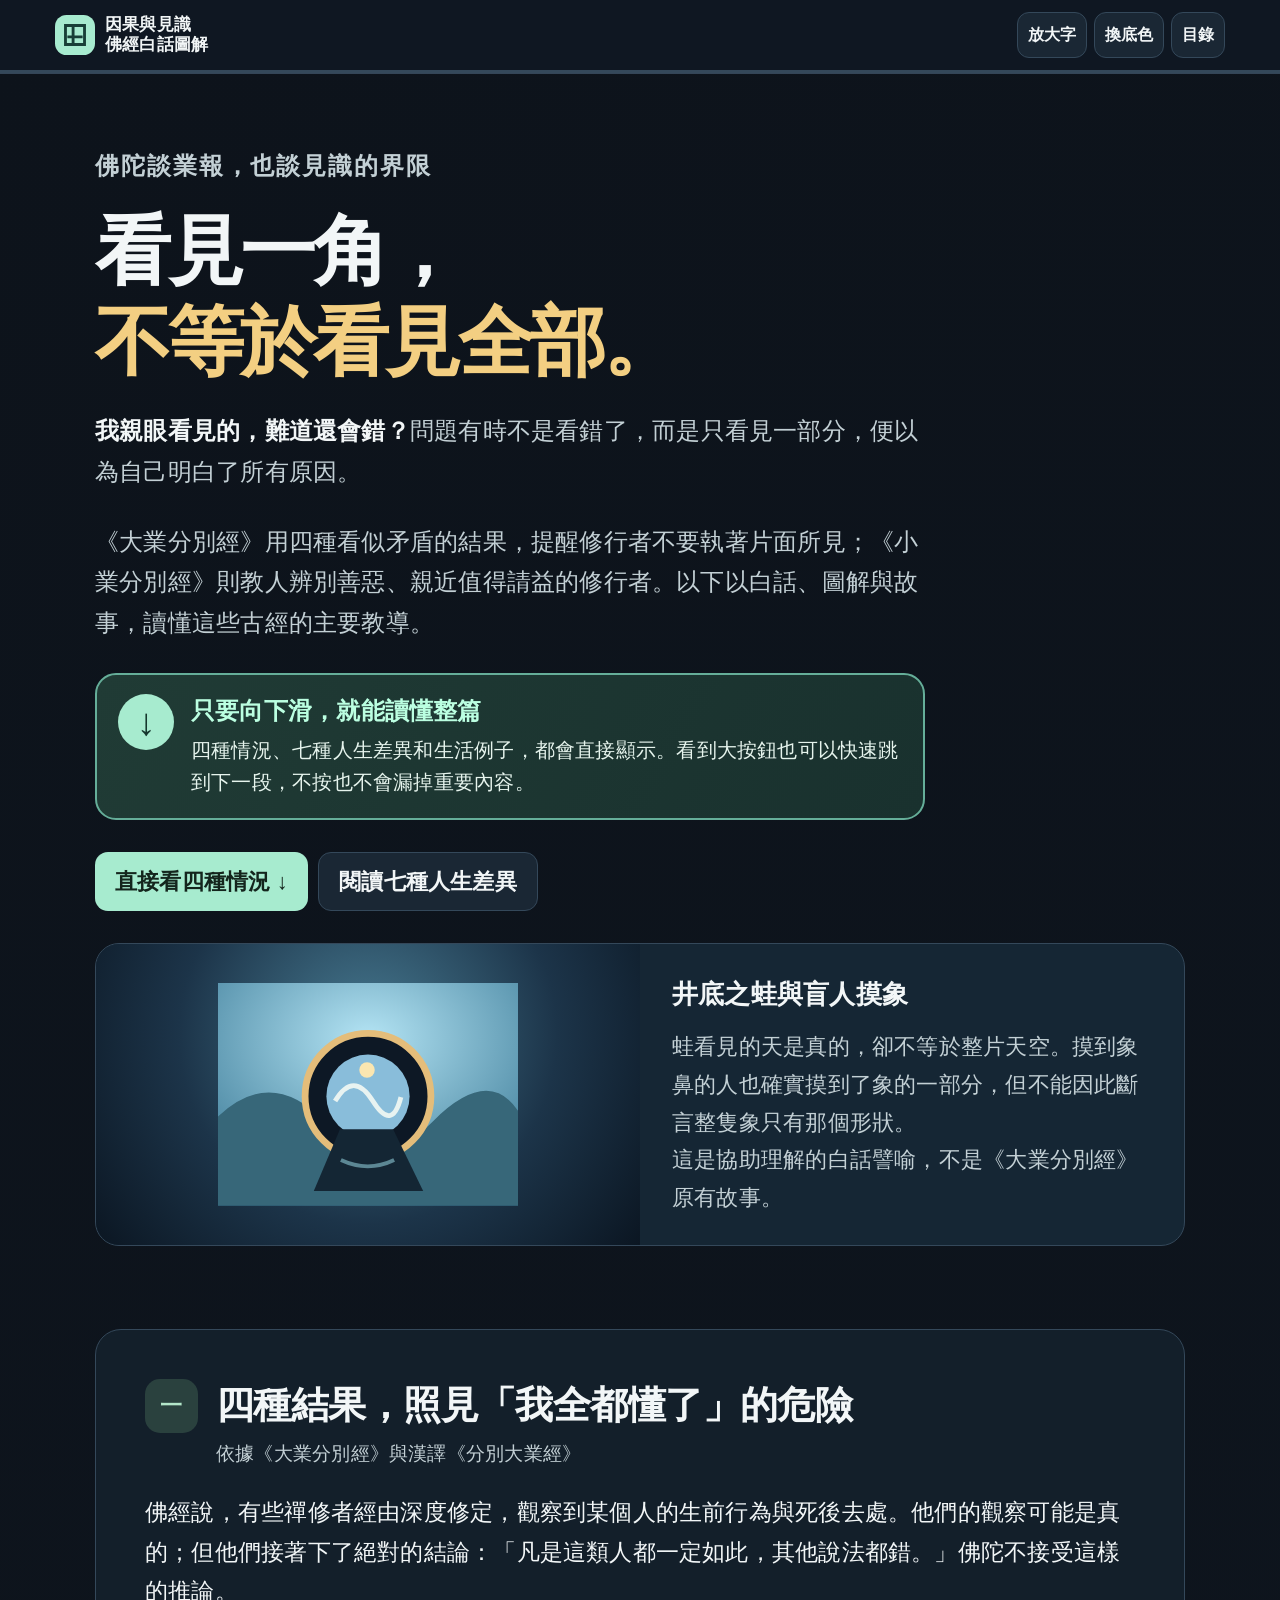
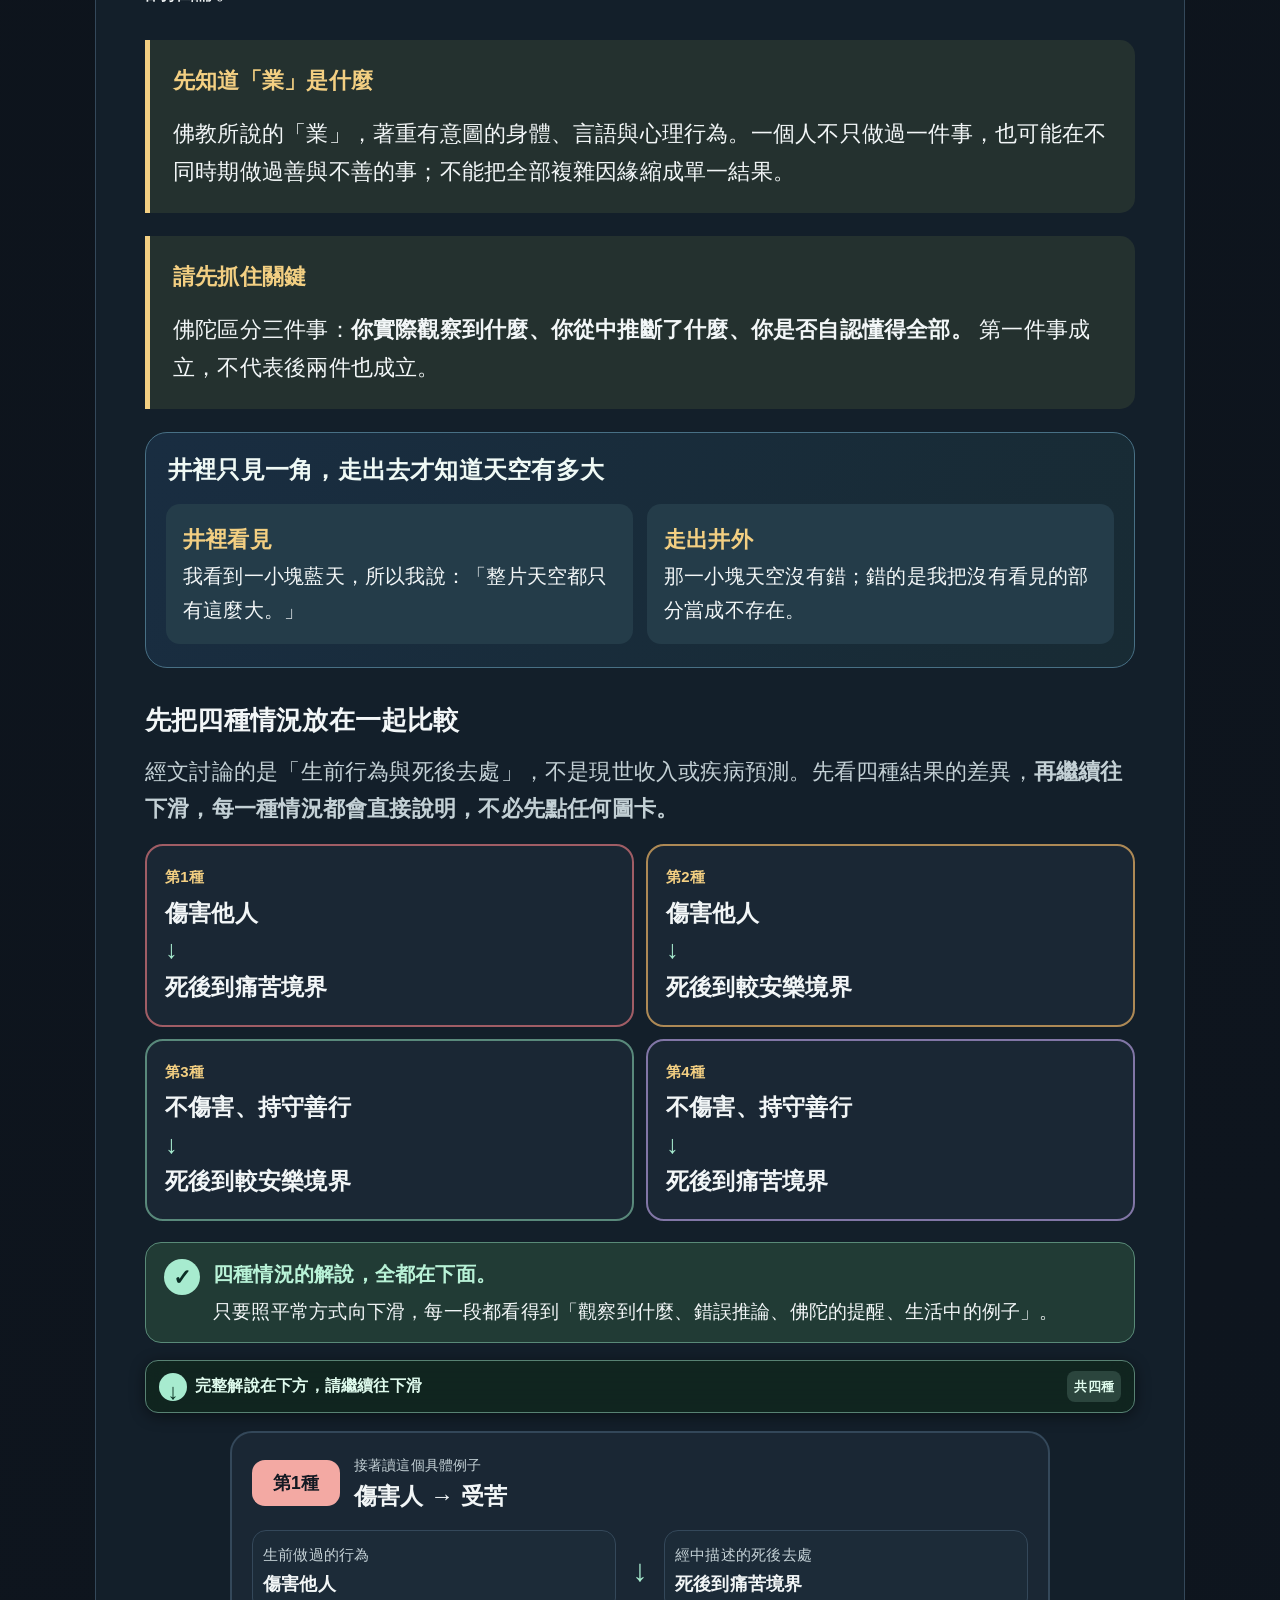
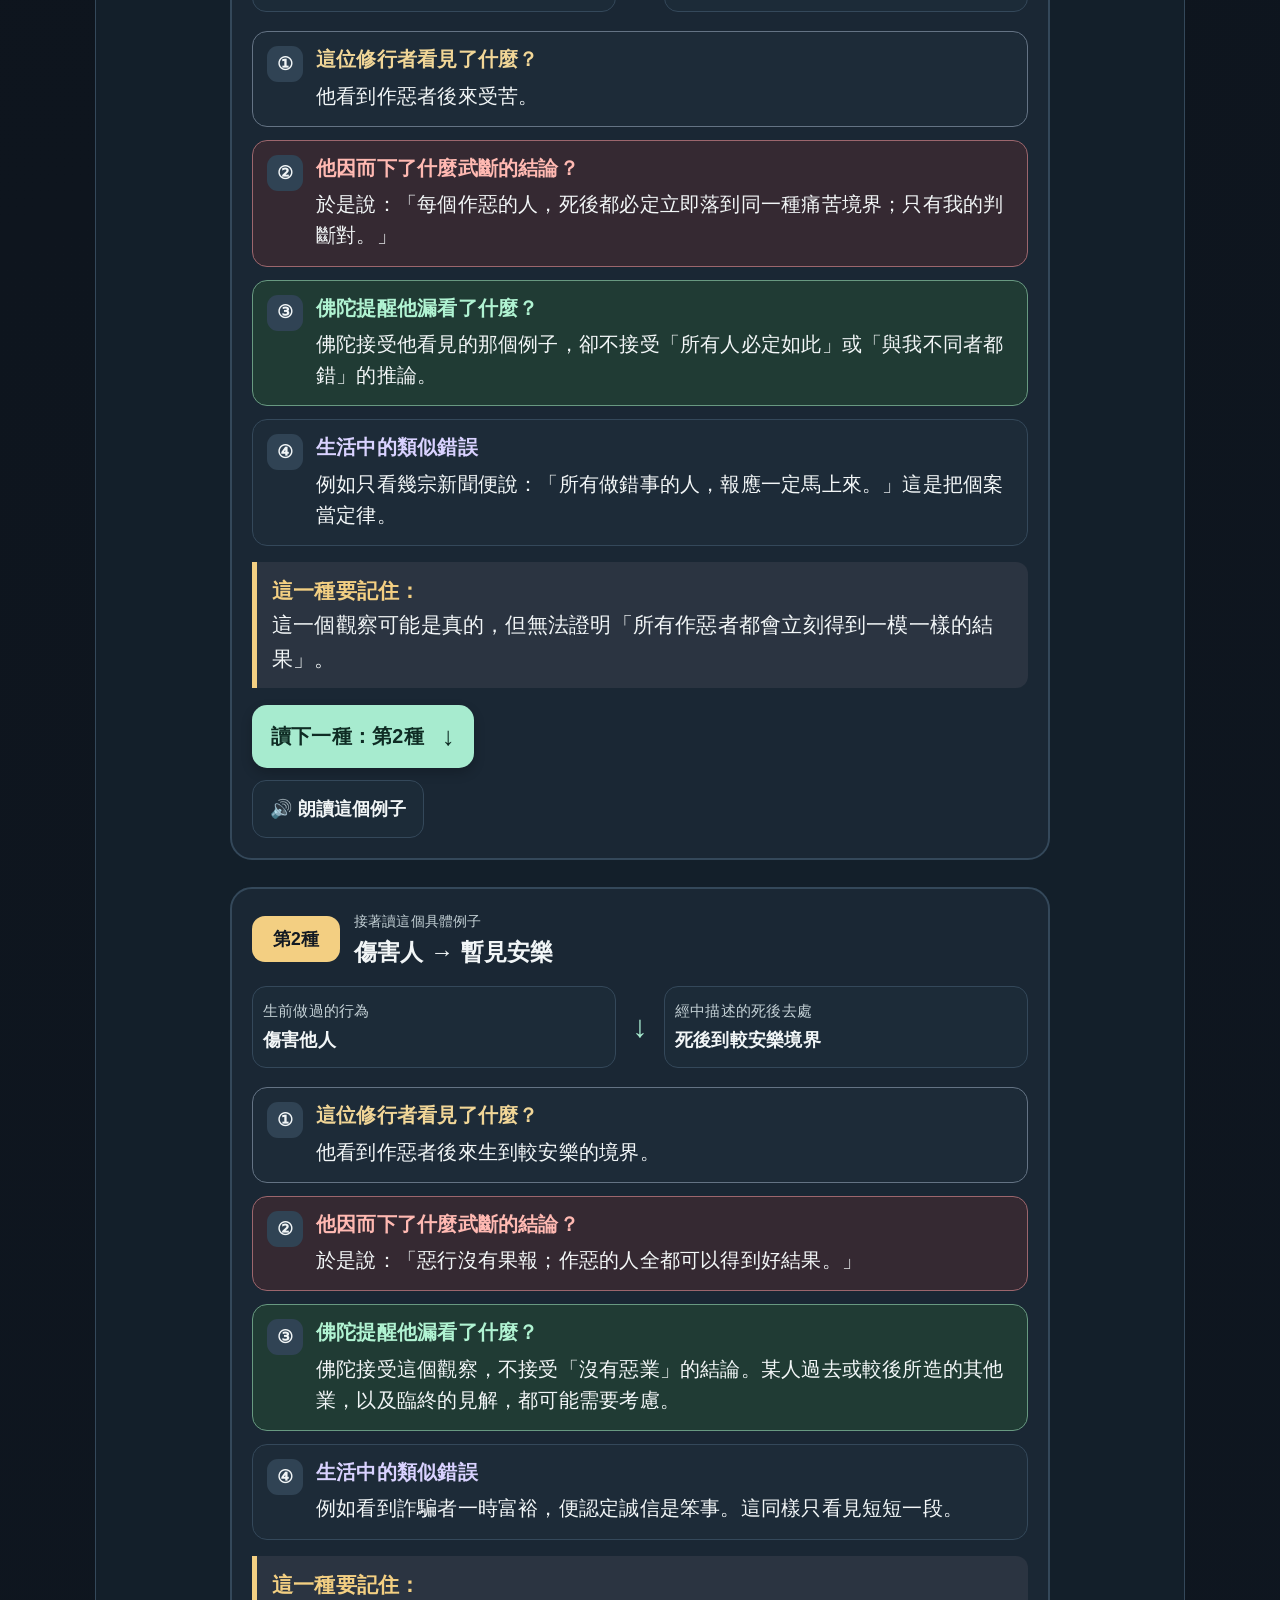
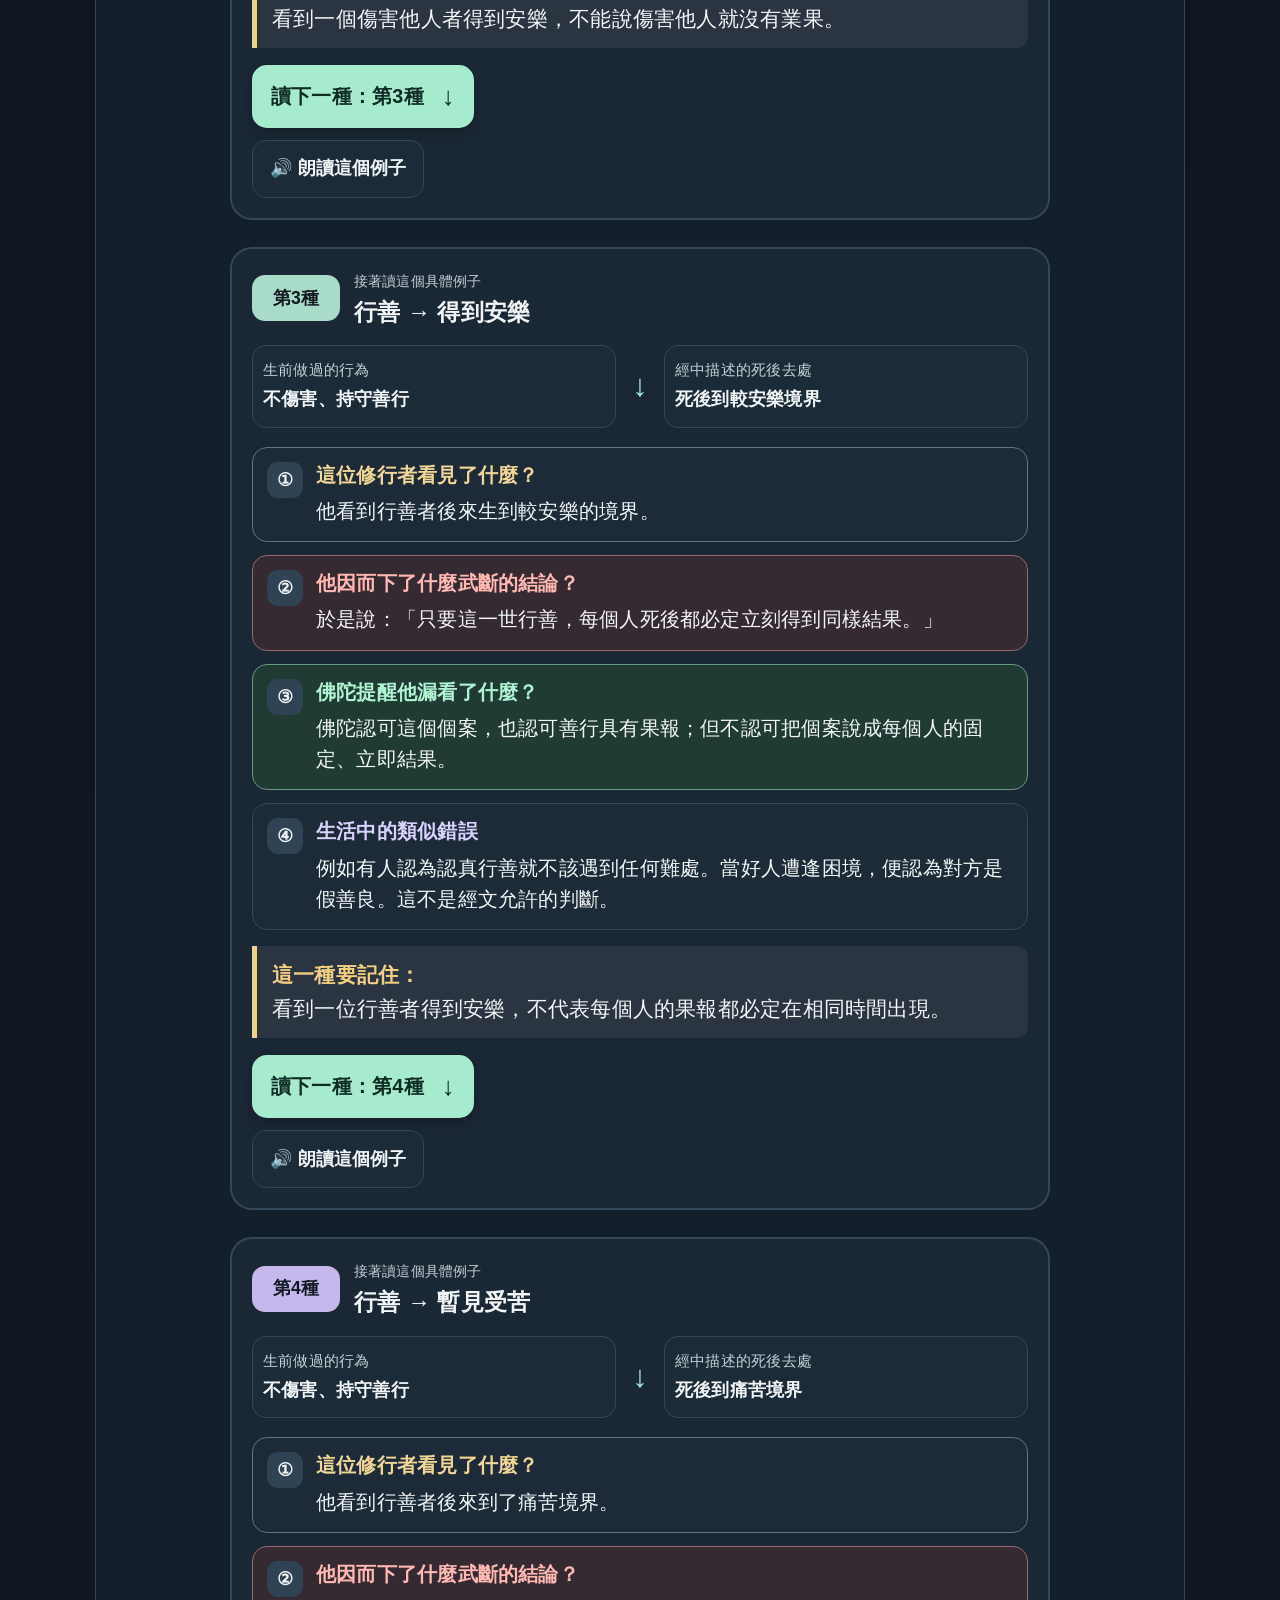
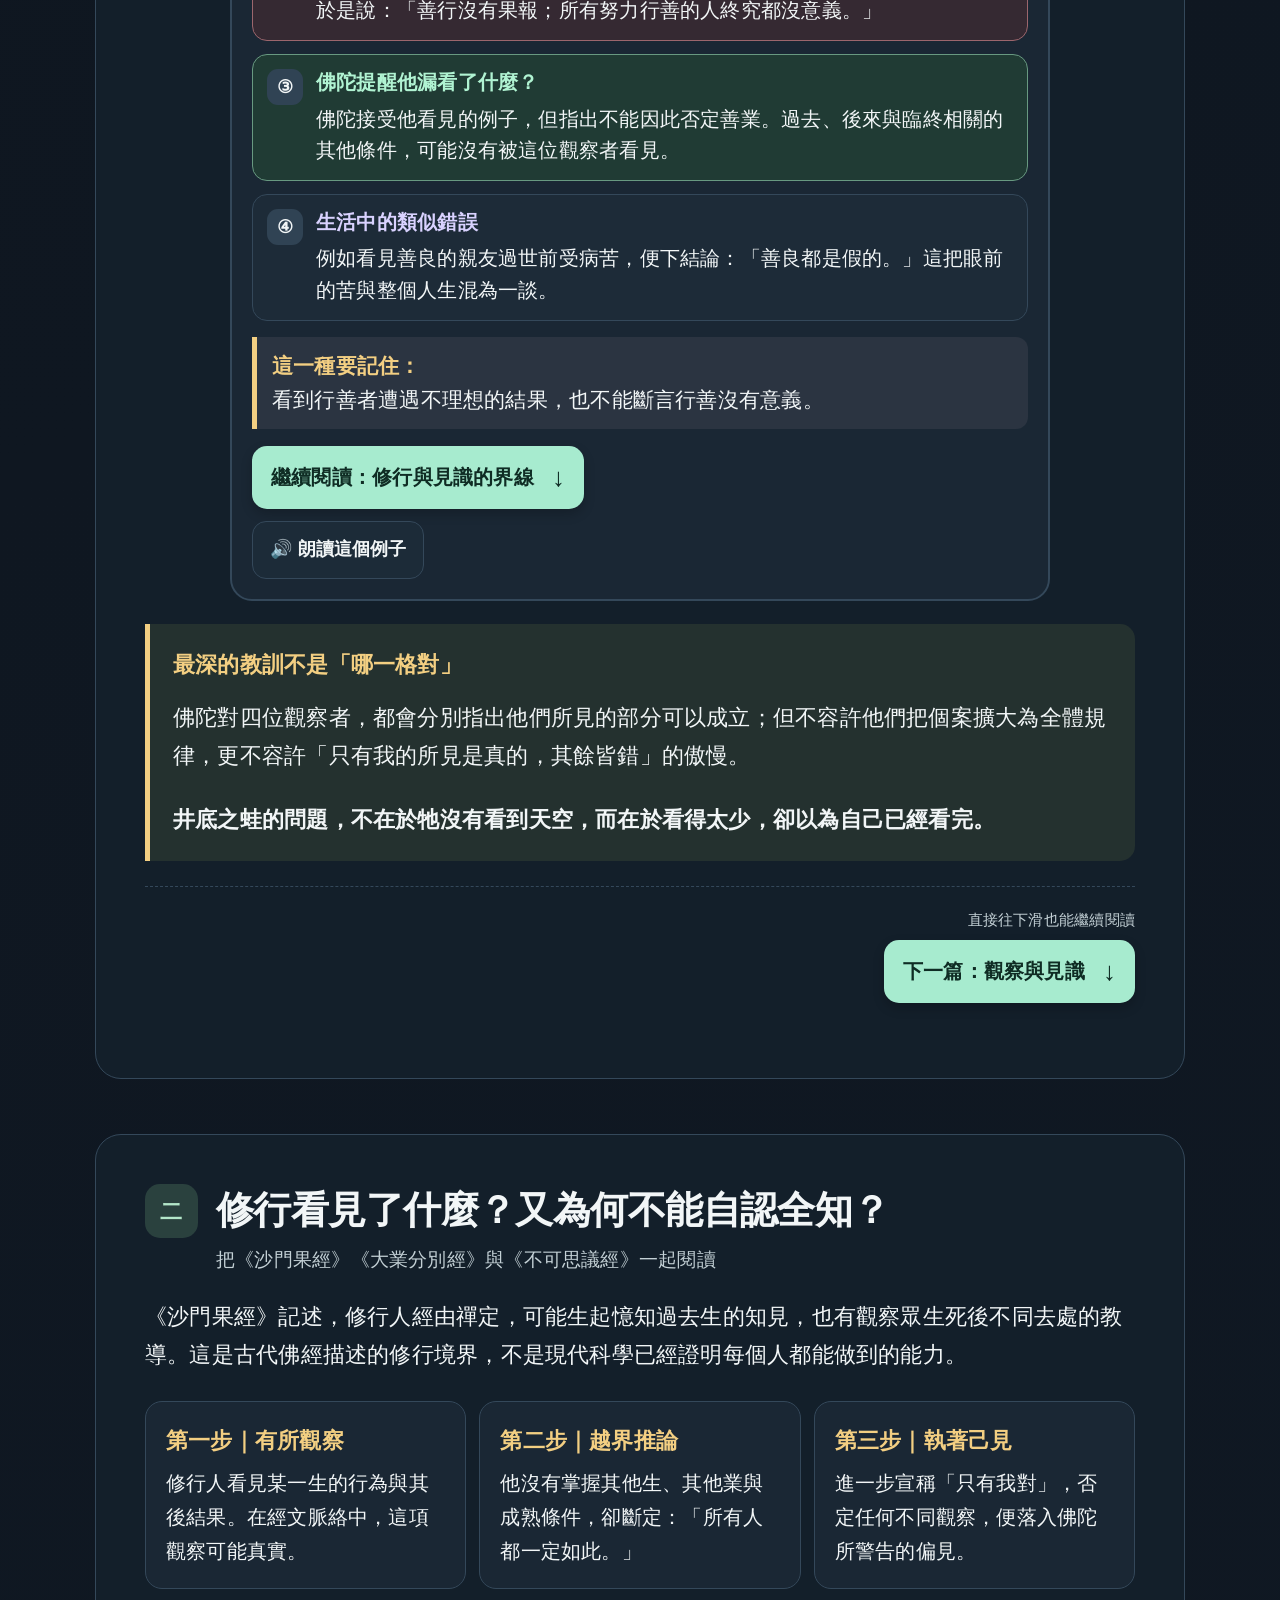
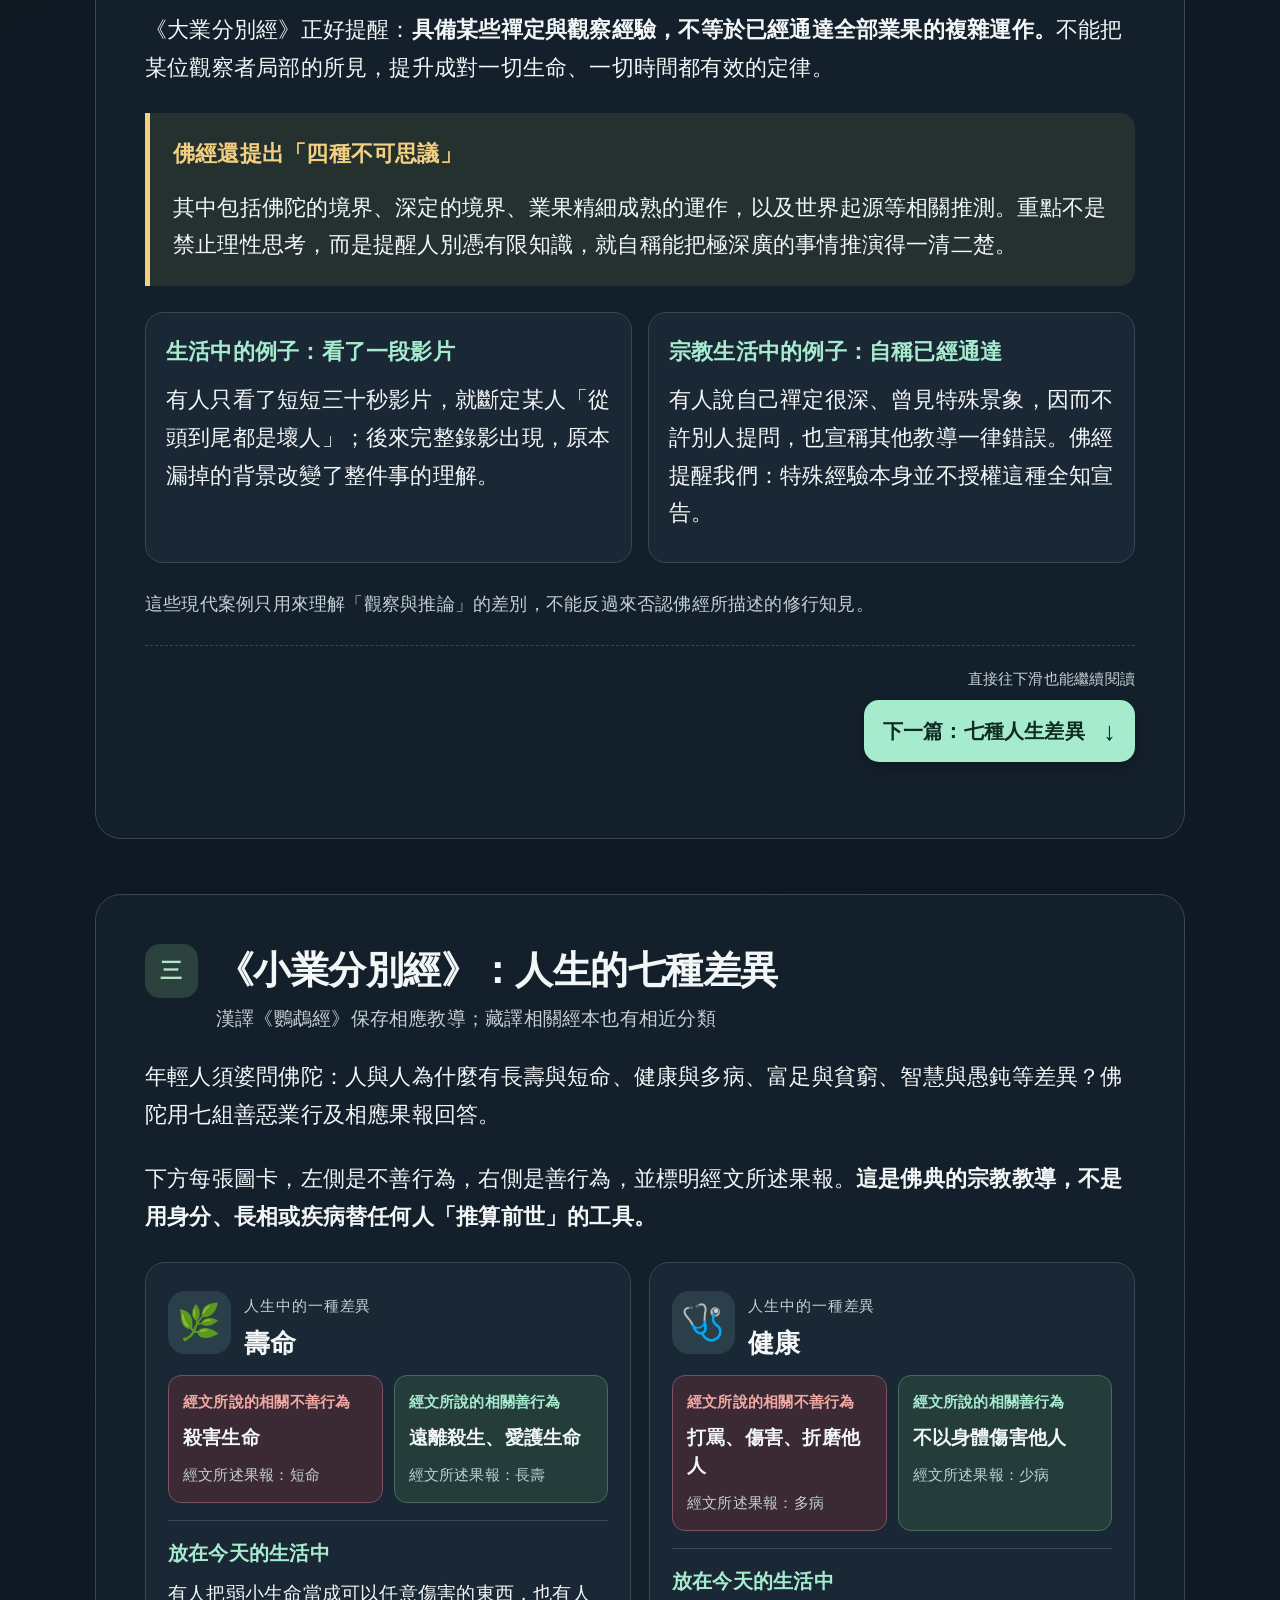
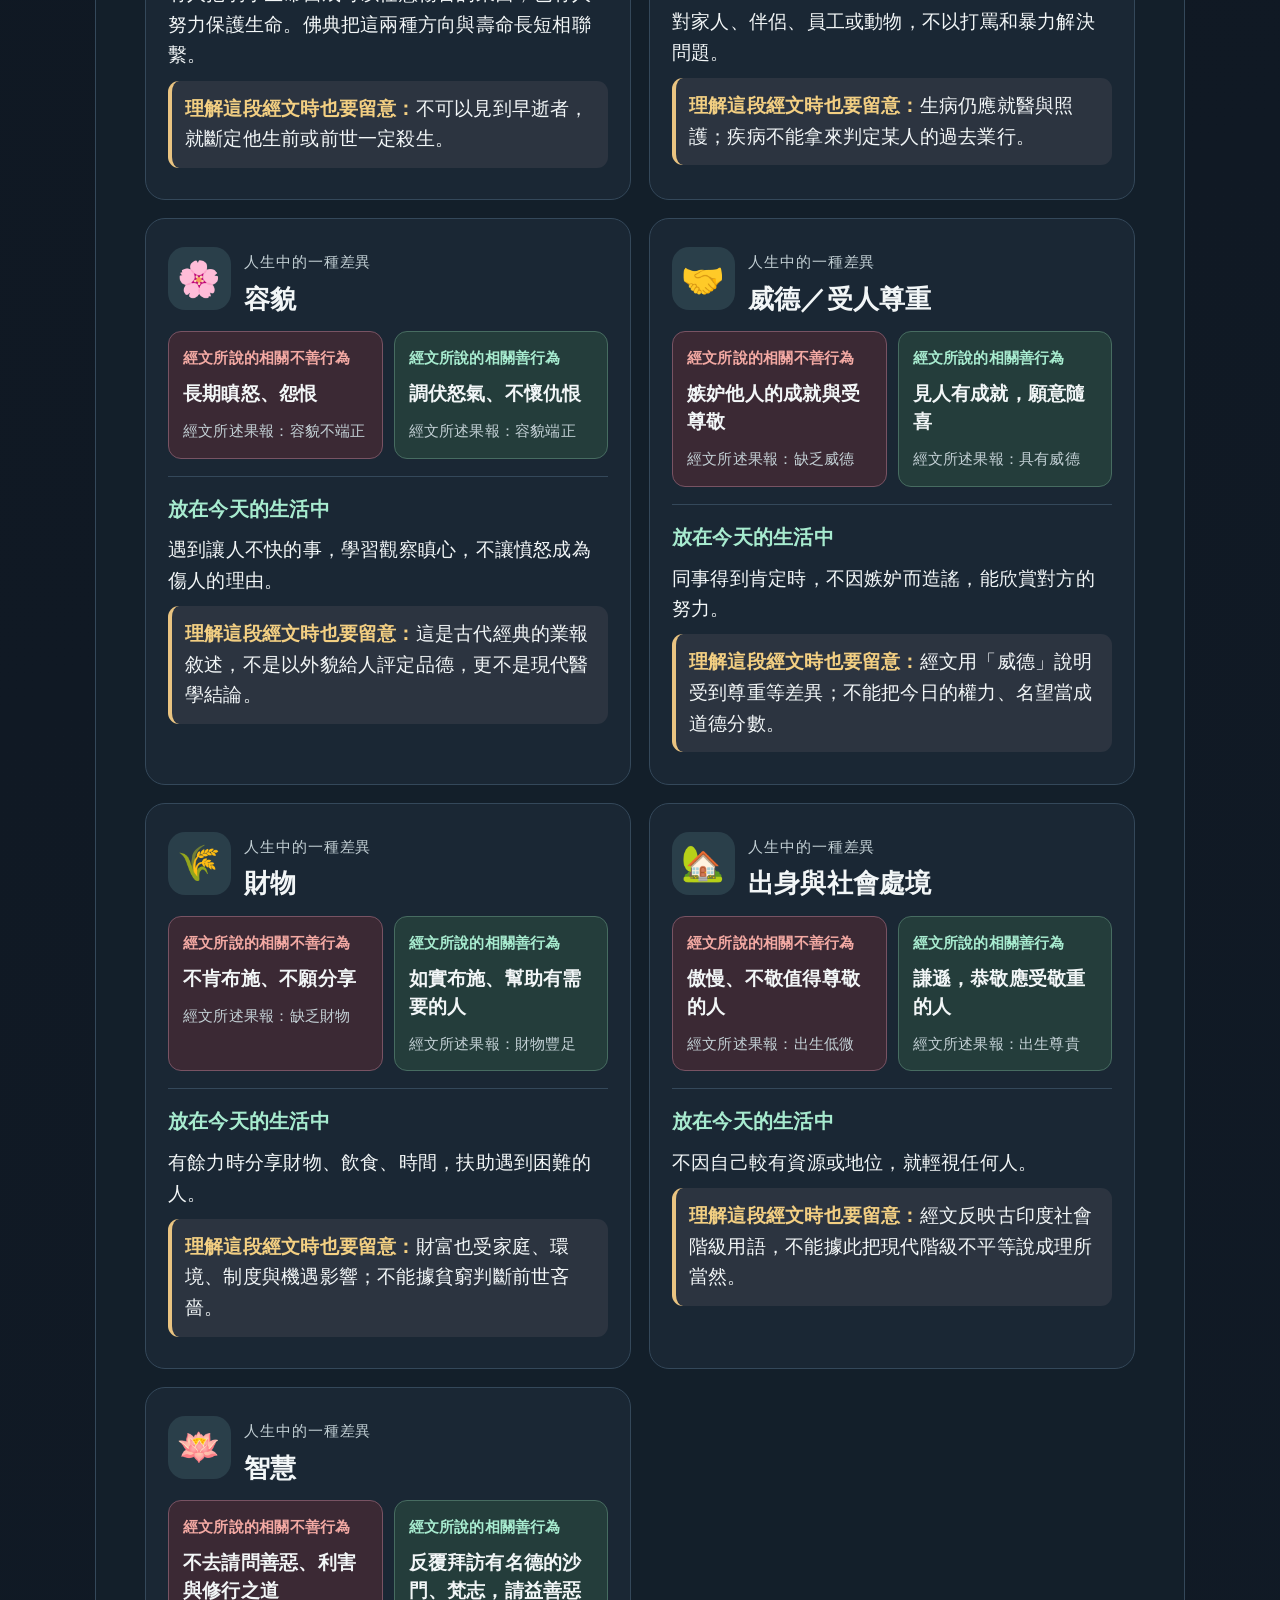
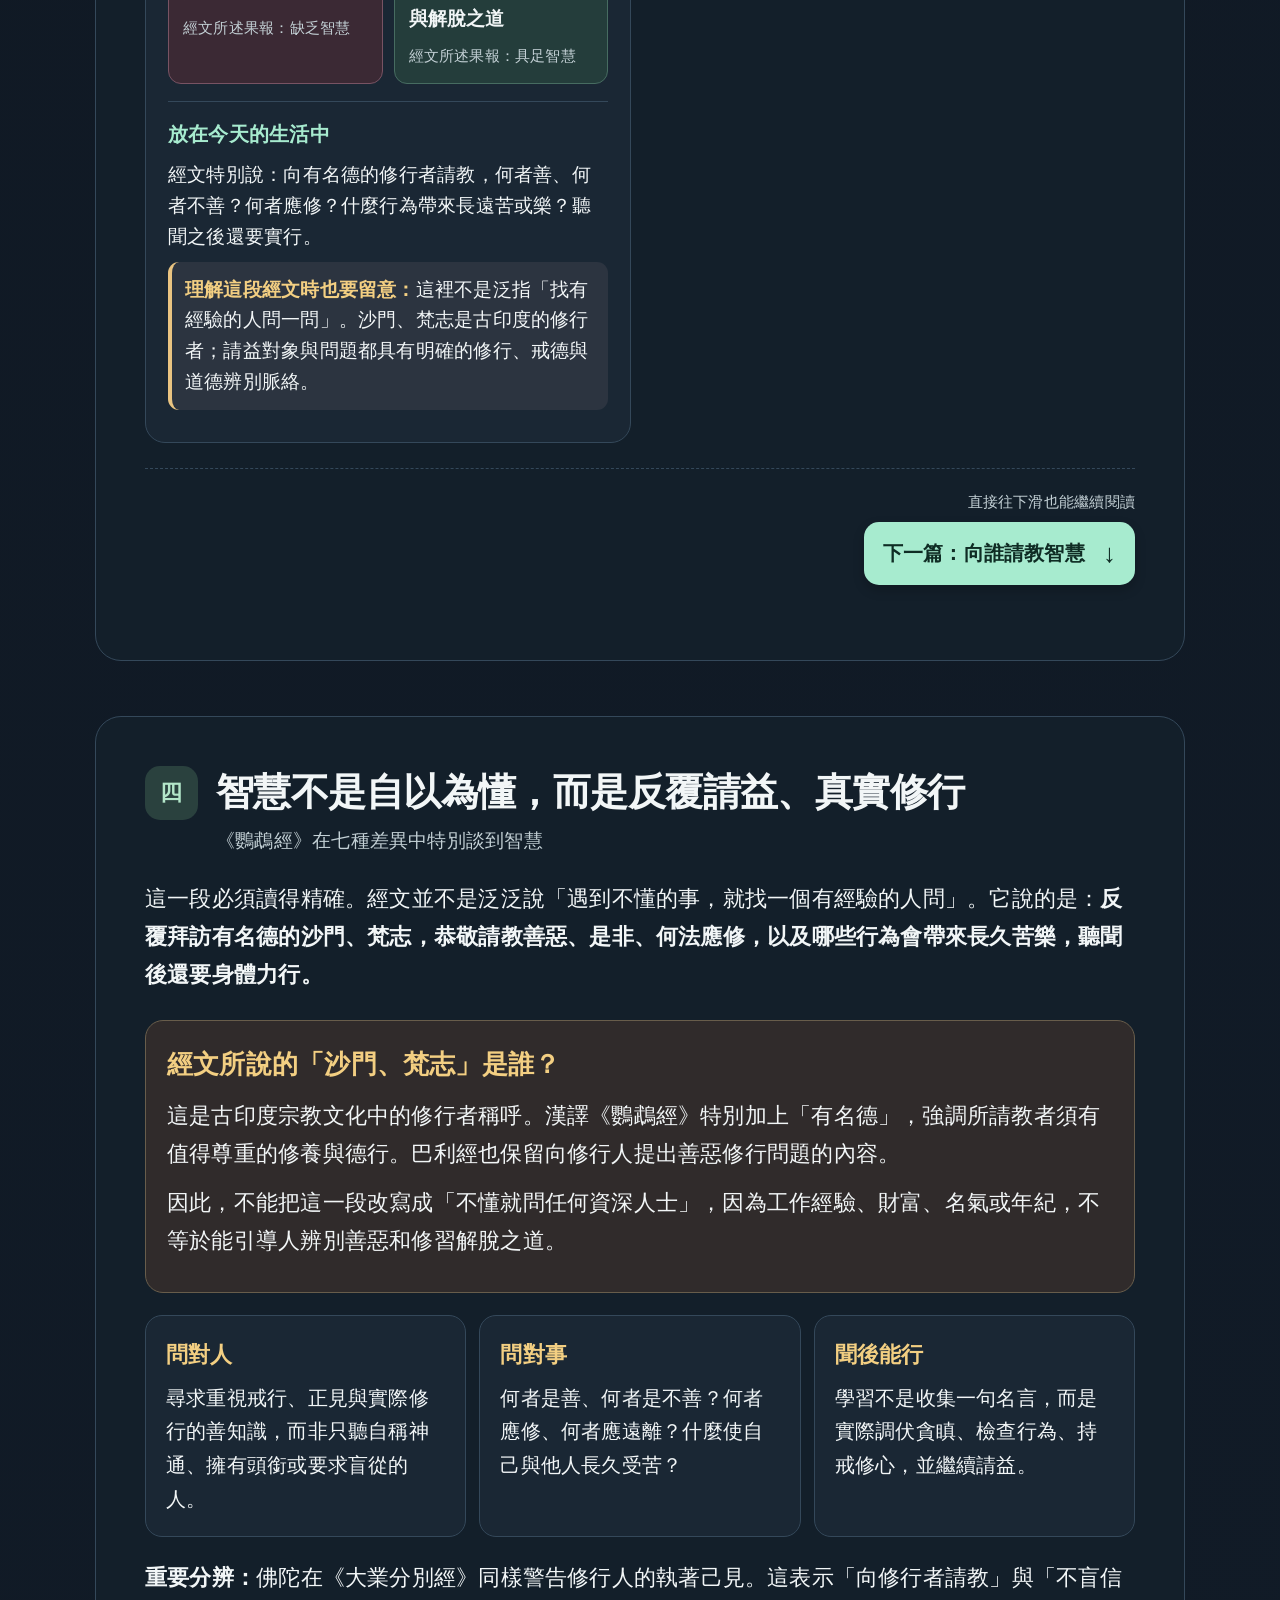
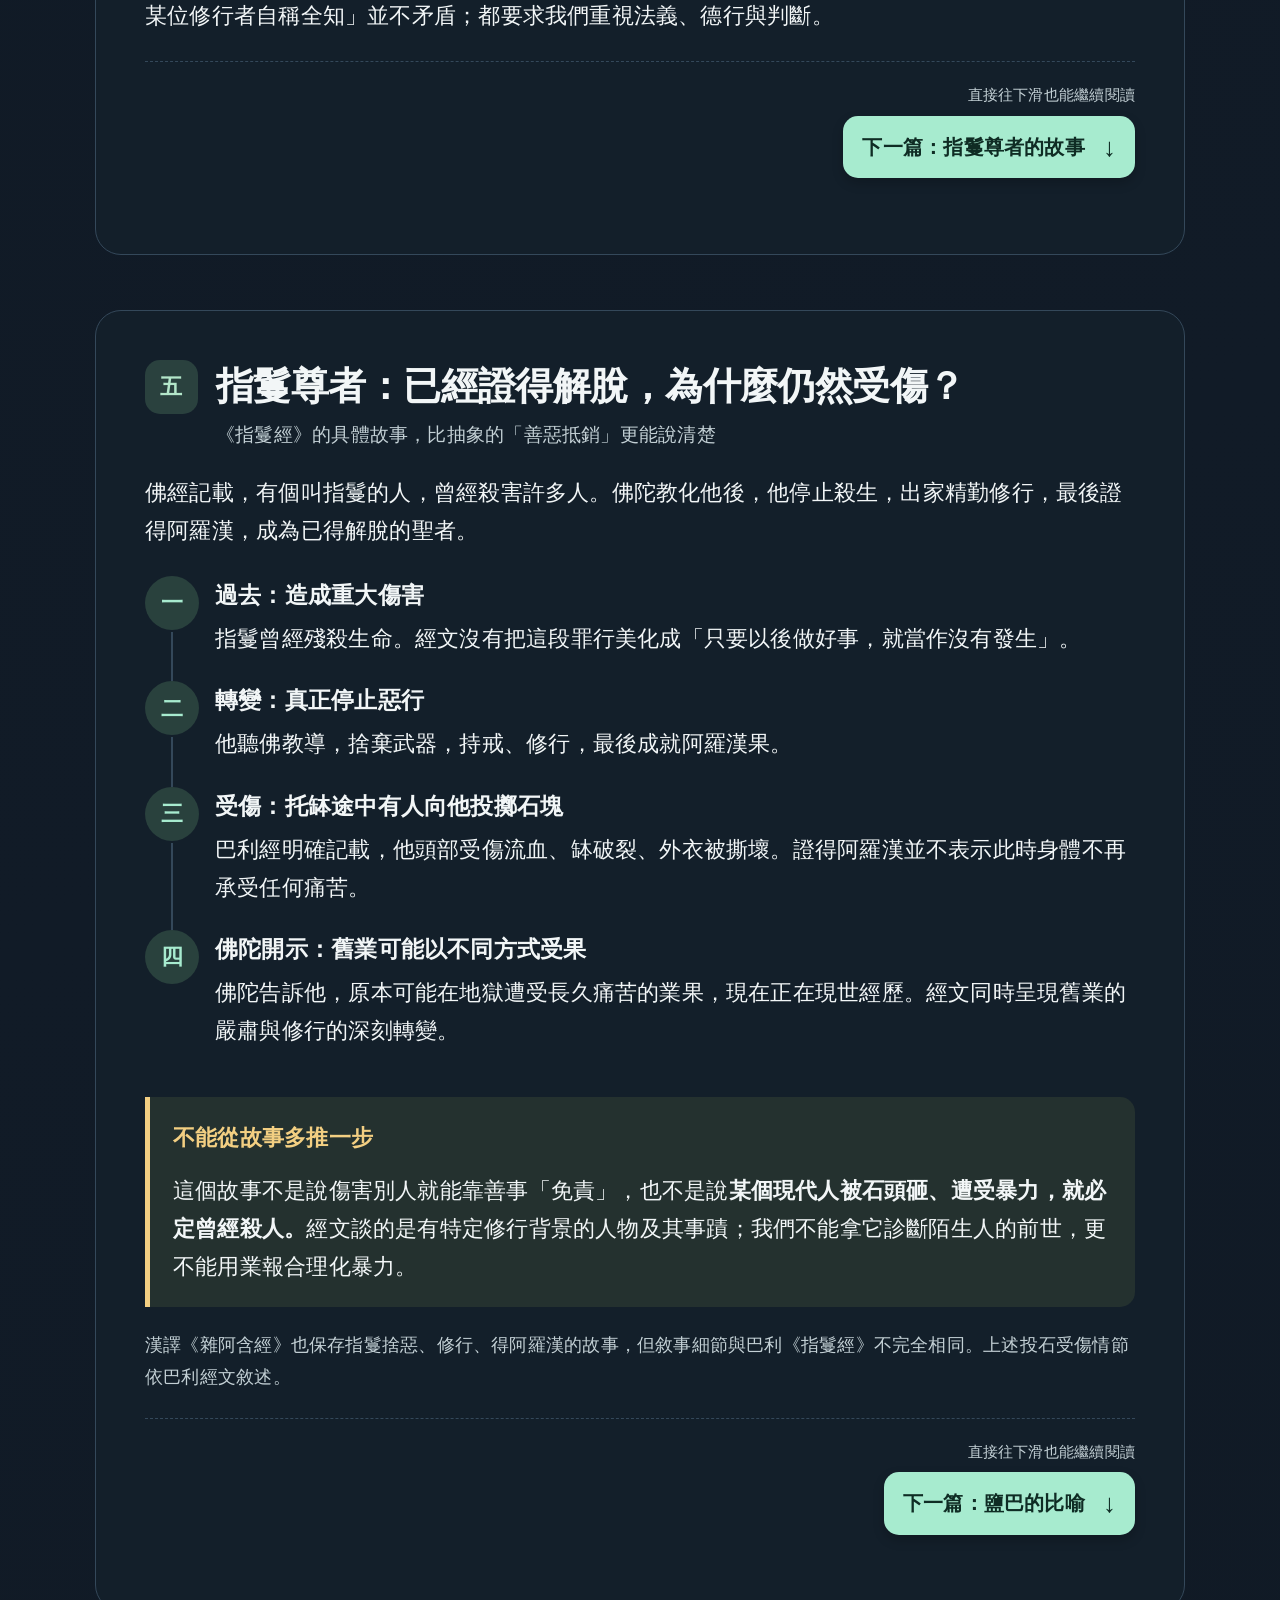
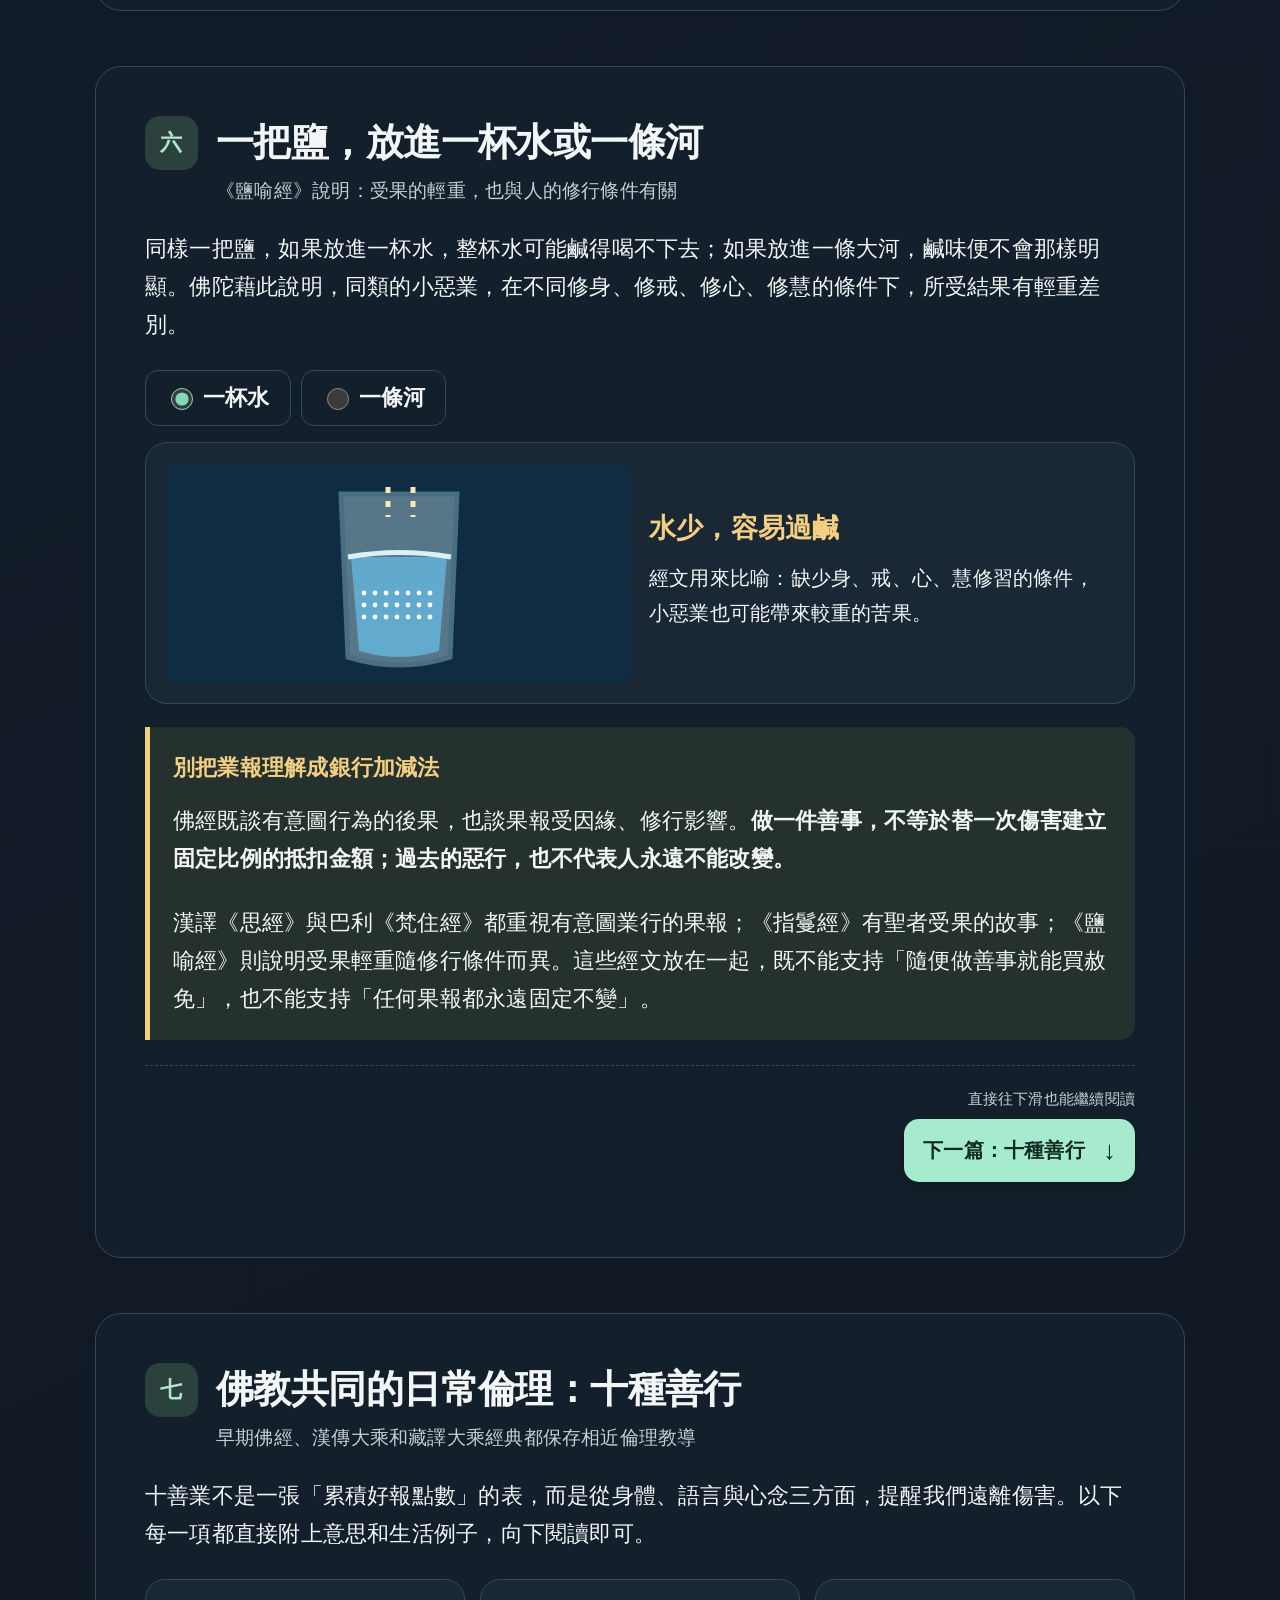
<file: versions/05-scroll-first.html>
<!DOCTYPE html>
<!DOCTYPE html>
<html lang="zh-Hant-TW"><head><meta charset="utf-8"/><meta content="width=device-width,initial-scale=1,viewport-fit=cover" name="viewport"/><meta content="dark light" name="color-scheme"/><title>因果與見識｜一滑就懂的佛經白話圖解</title><meta content="用清楚的圖卡、生活例子與經典故事，理解佛教的業、四種結果、智慧請益、指鬘尊者與鹽喻；不必先熟悉佛經編號。" name="description"/><style>
:root{color-scheme:dark;--bg:#0d131b;--bg2:#131f2a;--card:#1a2734;--paper:#1c2b38;--edge:#34485a;--ink:#f2f6f7;--muted:#c3d0d5;--mint:#a7ebcf;--gold:#f3cf82;--rose:#f3a9a3;--violet:#c5b8fa;--deep:#0b111a;--text-size:22px;--content:1090px}
*{box-sizing:border-box}html{scroll-behavior:auto;scroll-padding-top:92px;-webkit-text-size-adjust:100%}body{margin:0;background:linear-gradient(155deg,var(--bg),#111b27 58%,#0d141c);color:var(--ink);font:400 var(--text-size)/1.72 -apple-system,BlinkMacSystemFont,"Noto Sans TC","PingFang TC","Microsoft JhengHei",sans-serif;letter-spacing:.01em;overflow-wrap:anywhere}body.large{--text-size:25px}body.xlarge{--text-size:28px}body.light{--bg:#f3f6f2;--bg2:#eef1ea;--card:#fff;--paper:#f4f8f7;--edge:#c7d2d1;--ink:#243039;--muted:#415965;--mint:#145940;--gold:#805515;--rose:#a03938;--violet:#6650a4;--deep:#fff;background:#f3f6f2;color-scheme:light}a{color:var(--mint)}button,input,summary{font:inherit}button,summary,a{touch-action:manipulation}a:focus-visible,button:focus-visible,summary:focus-visible,input:focus-visible{outline:4px solid var(--gold);outline-offset:4px}p{margin:.7em 0 1.2em}strong,b{font-weight:750}small{font-size:.78em}.skip{position:absolute;left:-9999px;top:0}.skip:focus{left:8px;top:8px;background:var(--card);z-index:10000;padding:12px}.wrap{width:min(var(--content),calc(100% - 36px));margin:auto}.top{position:sticky;top:0;z-index:50;background:#101823f5;border-bottom:1px solid #344557;backdrop-filter:blur(18px)}body.light .top{background:#f3f7f5f5}.topinner{height:70px;display:flex;align-items:center;justify-content:space-between;gap:8px;width:min(1170px,calc(100% - 24px));margin:auto}.brand{display:flex;align-items:center;gap:10px;text-decoration:none;color:var(--ink);min-width:0}.brand svg{width:40px;height:40px;flex:none}.brandname{font-size:17px;line-height:1.18;font-weight:900;white-space:nowrap}.tools{display:flex;gap:7px;align-items:center}.topbutton{display:inline-flex;align-items:center;justify-content:center;min-height:46px;min-width:49px;color:var(--ink);font-size:16px;font-weight:760;border:1px solid var(--edge);border-radius:12px;background:var(--card);padding:6px 10px;cursor:pointer;white-space:nowrap}.menu{position:relative}.menu summary{list-style:none}.menu summary::-webkit-details-marker{display:none}.menulinks{position:absolute;right:0;top:calc(100% + 12px);width:min(310px,calc(100vw - 28px));max-height:75vh;overflow-y:auto;padding:11px;border-radius:16px;background:var(--card);border:1px solid var(--edge);box-shadow:0 16px 40px #0008}.menulinks a{display:block;padding:12px 14px;border-radius:9px;text-decoration:none;color:var(--ink);border-bottom:1px solid var(--edge);font-weight:700;font-size:17px}.readbar{height:3px;background:var(--edge)}.readbar span{display:block;height:100%;background:var(--mint);width:0}.hero{padding:72px 0 55px}.eyebrow{font-size:15px;font-weight:850;color:var(--mint);letter-spacing:.08em;margin:0 0 18px}.hero h1{font-size:clamp(38px,6vw,76px);font-weight:950;letter-spacing:-.045em;line-height:1.2;margin:0 0 24px;max-width:900px}.hero h1 em{color:var(--gold);font-style:normal}.hero p{max-width:830px;font-size:1.08em;color:var(--muted)}.hero strong{color:var(--ink)}.heroaction{display:flex;gap:10px;flex-wrap:wrap;margin:32px 0}.jump{display:inline-flex;align-items:center;min-height:56px;text-decoration:none;color:#14251d!important;background:#a7ebcf;border-radius:13px;padding:10px 20px;font-weight:850}.jump.secondary{background:var(--card);color:var(--ink)!important;border:1px solid var(--edge)}.hero-visual{border:1px solid var(--edge);border-radius:24px;display:grid;grid-template-columns:1fr 1fr;gap:0;overflow:hidden;margin-top:25px;background:#152634}.hero-drawing{min-height:220px;display:flex;flex-direction:column;align-items:center;justify-content:center;background:radial-gradient(circle at 50% 30%,#477a91 0,#1c3449 55%,#0b1622 100%);padding:22px}.hero-drawing svg{width:min(94%,300px);height:auto}.hero-explain{padding:28px 32px;display:flex;flex-direction:column;justify-content:center}.hero-explain h2{margin:0 0 10px;font-size:1.2em;color:var(--ink)}.hero-explain p{margin:0;font-size:1em}.chapter{margin:28px auto 55px;padding:clamp(22px,4.5vw,49px);background:var(--bg2);border:1px solid var(--edge);border-radius:26px;scroll-margin-top:90px}.chapter-title{display:flex;align-items:flex-start;gap:18px;margin-bottom:22px}.cnum{display:grid;place-items:center;min-width:53px;height:54px;padding:4px;font-size:22px;border-radius:15px;background:#2a413e;color:#b3e6c9;font-weight:900}body.light .cnum{background:#e1f0e5;color:#155541}.chapter h2{font-size:clamp(31px,3vw,45px);line-height:1.33;letter-spacing:-.015em;margin:0}.subtitle{color:var(--muted);font-size:.87em;margin:8px 0 0}.lead{font-size:1.05em}.callout{padding:22px 23px;background:#24312f;border-left:5px solid var(--gold);border-radius:0 15px 15px 0;margin:23px 0;color:var(--ink)}body.light .callout{background:#fff6df}.callout p:last-child{margin-bottom:0}.callout .label{color:var(--gold);font-weight:900}.story{display:grid;grid-template-columns:repeat(3,1fr);gap:13px;margin:22px 0}.story .bubble{padding:20px;background:var(--card);border:1px solid var(--edge);border-radius:17px}.story b{color:var(--gold);display:block;margin-bottom:8px}.story p{margin:0;font-size:.89em}.scaffold{display:grid;grid-template-columns:1fr 1fr;gap:16px;margin:26px 0}.science{background:var(--card);border:1px solid var(--edge);padding:20px;border-radius:18px}.science strong{color:var(--mint)}.science p{margin:.45em 0}.well-sim{border:1px solid #487085;background:linear-gradient(115deg,#192d41,#182b34);border-radius:22px;overflow:hidden;margin:22px 0}.well-sim summary{cursor:pointer;list-style:none;display:flex;align-items:center;gap:14px;padding:18px 22px;color:#ebf8f5;font-weight:850}.well-sim summary::-webkit-details-marker{display:none}.well-sim .well-open{display:grid;grid-template-columns:1fr 1fr;gap:14px;padding:5px 20px 23px}.well-sim .well-open div{padding:17px;background:#243c49;border-radius:14px}.well-sim .well-open b{color:var(--gold)}.well-sim .well-open p{margin:0;font-size:.9em}.matrix-header{margin:30px 0 16px}.matrix-header h3{font-size:1.18em;margin:0 0 10px}.matrix-header p{color:var(--muted);margin:0}.matrix{display:grid;grid-template-columns:1fr 1fr;gap:12px;scroll-margin-top:86px}.matrix-item{min-height:154px;text-decoration:none;color:var(--ink)!important;padding:18px;border:2px solid var(--edge);border-radius:18px;background:var(--card);display:flex;flex-direction:column;align-items:flex-start;gap:4px;transition:transform .15s ease,border .15s ease}.matrix-item:active{transform:scale(.98)}.matrix-item.rose{border-color:#a05d65}.matrix-item.gold{border-color:#ad8955}.matrix-item.mint{border-color:#59897b}.matrix-item.violet{border-color:#8176a6}.matrix-item b{font-size:1.04em}.matrix-item strong{font-size:1.06em}.matrix-item .matrix-idx{font-size:.68em;font-weight:800;color:var(--gold)}.matrix-item .arr{font-size:1.15em;color:var(--mint);line-height:1}.matrix-item .tap{font-size:.73em;margin-top:auto;color:var(--mint);font-weight:760}.cases{display:grid;gap:13px;margin-top:25px}.case-exp{border:1px solid var(--edge);background:var(--card);border-radius:18px;scroll-margin-top:92px;overflow:hidden}.case-exp summary{display:flex;align-items:center;gap:16px;padding:20px;cursor:pointer;list-style:none}.case-exp summary::-webkit-details-marker{display:none}.case-exp summary>span:nth-child(2){flex:1;min-width:0}.case-exp summary b{display:block;font-size:1em;line-height:1.4}.case-exp summary small{display:block;color:var(--muted);font-size:.7em}.case-bubble{flex:none;width:50px;height:50px;display:grid;place-items:center;font-weight:850;border-radius:13px;font-size:1.1em;color:#121922}.case-bubble.rose{background:var(--rose)}.case-bubble.gold{background:var(--gold)}.case-bubble.mint{background:#a8dcc9}.case-bubble.violet{background:#c6b7ec}.plus{font-size:1.2em;color:var(--mint)}.case-exp[open] .plus{transform:rotate(45deg)}.case-body{border-top:1px solid var(--edge);padding:12px 22px 23px}.case-body p{margin:.9em 0}.label-seen,.label-wrong,.label-right{font-size:.72em;display:block;font-weight:900;margin-bottom:3px}.label-seen{color:var(--gold)}.label-wrong{color:var(--rose)}.label-right{color:var(--mint)}.case-life{padding:16px;border-radius:12px;background:#293747}.case-life b{display:block;color:var(--gold)}body.light .case-life{background:#e7efec}.overline{font-size:.7em;letter-spacing:.06em;color:var(--muted)}.seven-grid{display:grid;grid-template-columns:repeat(2,minmax(0,1fr));gap:18px;margin:25px 0}.seven-card{border:1px solid var(--edge);border-radius:20px;padding:22px;background:var(--card)}.seven-head{display:flex;align-items:center;gap:13px;margin-bottom:15px}.seven-icon{font-size:35px;display:grid;place-items:center;width:63px;height:63px;flex:none;border-radius:17px;background:#2a3f4a}.seven-head h3{font-size:1.16em;line-height:1.3;margin:4px 0 0}.pair{display:grid;grid-template-columns:1fr 1fr;gap:11px}.pair>div{border-radius:13px;padding:14px;min-width:0}.pair-bad{background:#3b2934;border:1px solid #785363}.pair-good{background:#243d3b;border:1px solid #476c61}body.light .pair-bad{background:#fff0f0}body.light .pair-good{background:#e4f5e9}.pair span{display:block;font-size:.66em;font-weight:900;margin-bottom:9px;color:var(--rose)}.pair-good span{color:var(--mint)}.pair b{display:block;font-size:.85em;line-height:1.5}.pair small{display:block;color:var(--muted);font-size:.68em;margin-top:10px}.inline-detail{border-top:1px solid var(--edge);margin-top:17px;padding-top:13px}.inline-detail summary{color:var(--mint);cursor:pointer;font-size:.83em;font-weight:850;padding:7px 0}.detail-body p{margin:.65em 0;font-size:.9em}.note-warning{background:#2b343f;border-left:4px solid var(--gold);padding:13px;border-radius:0 10px 10px 0}body.light .note-warning{background:#f4eee1}.smallnote{font-size:.82em;color:var(--muted)}.timeline{display:grid;gap:0;margin:25px 0 18px}.timeline-item{display:grid;grid-template-columns:54px 1fr;gap:16px;position:relative;padding:0 0 24px}.timeline-item:not(:last-child)::before{content:"";position:absolute;left:26px;top:56px;bottom:0;width:2px;background:var(--edge)}.timeline-step{width:54px;height:54px;background:#29413d;color:var(--mint);border-radius:100%;display:grid;place-items:center;font-weight:900}.timeline-item h3{margin:0 0 4px;font-size:1.05em}.timeline-item p{margin:0}.salt-switch{display:flex;gap:10px;margin:24px 0 16px}.salt-switch label{display:flex;align-items:center;justify-content:center;padding:8px 20px;min-height:54px;border:1px solid var(--edge);border-radius:13px;cursor:pointer;font-weight:800}.salt-switch input{width:22px;height:22px;accent-color:#81d8bb;margin-right:10px}.salt-panel{display:grid;grid-template-columns:minmax(0,1fr) minmax(0,1fr);gap:18px;border:1px solid var(--edge);background:var(--card);border-radius:22px;padding:20px;margin-bottom:18px}.water-visual{display:flex;justify-content:center;align-items:center;min-height:210px;background:#102c43;border-radius:14px;overflow:hidden}.water-visual svg{width:100%;max-width:330px;height:220px}.salt-words{align-self:center}.salt-words h3{margin:0;color:var(--gold);font-size:1.22em}.salt-words p{font-size:.92em;margin:.5em 0}.river{display:none}.water-form:has(#water-river:checked) .glass{display:none}.water-form:has(#water-river:checked) .river{display:block}.water-form:has(#water-river:checked) .glass-words{display:none}.water-form:has(#water-cup:checked) .river-words{display:none}.water-form{display:contents}.ten-groups{display:grid;grid-template-columns:repeat(3,minmax(0,1fr));gap:15px;margin:25px 0}.ten-group{background:var(--card);border:1px solid var(--edge);border-radius:20px;padding:19px}.ten-group h3{font-size:1em;margin:0 0 12px;color:var(--gold)}.ten-row{border-top:1px solid var(--edge);padding:3px 0}.ten-row summary{display:flex;justify-content:space-between;gap:8px;padding:13px 2px;cursor:pointer;list-style:none}.ten-row summary::-webkit-details-marker{display:none}.ten-row summary b{font-size:.88em}.ten-row summary span{font-size:.65em;color:var(--mint);white-space:nowrap}.ten-row>div{border-radius:11px;padding:12px;background:var(--paper);font-size:.8em}.ten-row p{margin:.3em 0 .7em}.life-grid{display:grid;grid-template-columns:repeat(2,minmax(0,1fr));gap:16px;margin-top:22px}.life-card{background:var(--card);border:1px solid var(--edge);border-radius:18px;padding:20px}.life-card h3{font-size:1.07em;margin:0 0 9px}.life-card p{margin:.5em 0}.highlight{color:var(--mint);font-weight:850}.context{border-radius:18px;padding:21px;border:1px solid #685d4b;background:#302b2b;margin:20px 0}body.light .context{background:#fff5e7}.context h3{margin:0 0 10px;color:var(--gold)}.context p{margin:.5em 0}.quizitem{border:1px solid var(--edge);border-radius:18px;margin:16px 0;padding:20px;background:var(--card)}.quizitem legend{font-size:.95em;font-weight:780;line-height:1.5;padding:8px;max-width:100%}.quizitem legend span{display:block;color:var(--mint);font-size:.76em}.choices{display:grid;gap:9px}.choice{display:flex;align-items:flex-start;gap:13px;padding:14px;border:1px solid var(--edge);border-radius:13px;background:var(--paper);cursor:pointer;font-size:.84em}.choice:has(input:checked){border-color:var(--mint);background:#28433c}body.light .choice:has(input:checked){background:#e6f5e9}.choice input{appearance:auto;width:23px;height:23px;flex:none;accent-color:#82dcc0;margin:5px 0}.explanation{padding:15px;margin-top:13px;border-radius:13px;background:#243f3a;font-size:.83em}body.light .explanation{background:#e6f1ea}.explanation b{color:var(--mint)}.explanation p{margin:.35em 0}.quiz-buttons{display:flex;gap:12px;flex-wrap:wrap;margin:20px 0}.action{border:0;border-radius:15px;padding:13px 20px;min-height:58px;font-weight:900;font-size:.9em;background:#a7ebcf;color:#19342c;cursor:pointer}.action.secondary{background:var(--card);border:1px solid var(--edge);color:var(--ink)}.quizresult{border:1px solid var(--edge);border-radius:13px;padding:18px;background:var(--card)}.source-labels{display:grid;grid-template-columns:repeat(3,minmax(0,1fr));gap:13px;margin:21px 0}.source-labels div{padding:17px;background:var(--card);border-radius:13px;border:1px solid var(--edge)}.source-labels b{color:var(--gold);display:block;font-size:.91em}.source-labels span{display:block;font-size:.79em}.source-fold{border:1px solid var(--edge);border-radius:17px;padding:0 18px;background:var(--card)}.source-fold>summary{font-weight:900;padding:18px 2px;cursor:pointer;color:var(--mint)}.sources{list-style:none;padding:5px 0;margin:0}.sources li{display:flex;justify-content:space-between;align-items:center;gap:17px;border-top:1px solid var(--edge);padding:15px 0}.sources strong{font-size:.88em}.sources small{display:block;font-size:.72em;color:var(--muted)}.sources a{flex:none;font-size:.75em;font-weight:800;white-space:nowrap}.closing{padding:65px 16px 90px;text-align:center;max-width:790px;margin:auto}.closing h2{font-size:clamp(30px,4.2vw,45px);line-height:1.28}.closing p{color:var(--muted)}.backtop{position:fixed;bottom:18px;right:18px;width:50px;height:50px;border-radius:16px;display:none;align-items:center;justify-content:center;background:#a7ebcf;color:#15271e;font-weight:900;text-decoration:none;box-shadow:0 6px 28px #0007}.backtop.visible{display:flex}.foot{padding:28px 20px;text-align:center;border-top:1px solid var(--edge);font-size:15px;color:var(--muted)}
@media(max-width:800px){.hero{padding-top:40px}.hero-visual{grid-template-columns:1fr}.hero-drawing{min-height:180px}.hero-explain{padding:20px}.seven-grid,.ten-groups,.life-grid{grid-template-columns:1fr}.ten-group{padding:18px}.source-labels{grid-template-columns:1fr}.story{grid-template-columns:1fr}.scaffold{grid-template-columns:1fr}.salt-panel{grid-template-columns:1fr}.water-visual{min-height:160px}.water-visual svg{height:180px}.hero h1{font-size:clamp(36px,8vw,56px)}}
@media(max-width:480px){:root{--text-size:22px}body.large{--text-size:24px}body.xlarge{--text-size:27px}.wrap{width:calc(100% - 24px)}.topinner{height:64px;width:calc(100% - 18px)}.brand svg{width:31px;height:31px}.brandname{font-size:15px}.topbutton{font-size:15px;min-width:43px;min-height:44px;padding:5px 7px}.tools{gap:5px}.chapter{margin:17px auto 30px;padding:22px 17px;border-radius:20px}.chapter-title{gap:10px;margin-bottom:12px}.cnum{min-width:42px;height:44px;font-size:17px;border-radius:11px}.chapter h2{font-size:clamp(28px,7vw,36px)}.hero{padding:36px 6px 30px}.hero h1{font-size:clamp(34px,9vw,46px)}.heroaction{margin:22px 0}.jump{width:100%;justify-content:center}.matrix{gap:8px}.matrix-item{padding:12px;min-height:174px;border-radius:14px}.matrix-item b,.matrix-item strong{font-size:.85em;line-height:1.38}.matrix-item .matrix-idx{font-size:.68em}.matrix-item .tap{font-size:.68em}.case-exp summary{padding:13px;gap:10px}.case-bubble{width:42px;height:42px}.case-body{padding:10px 14px 18px}.pair{gap:8px}.pair>div{padding:11px}.pair b{font-size:.78em}.pair span{font-size:.62em}.pair small{font-size:.63em}.seven-card{padding:16px}.hero-explain h2{font-size:1.1em}.well-sim .well-open{grid-template-columns:1fr}.sources li{align-items:flex-start;flex-direction:column;gap:4px}.quizitem{padding:14px}.case-life{padding:12px}}
@media(max-width:350px){:root{--text-size:20px}.brandname{font-size:12px}.brand svg{width:28px;height:28px}.topbutton{font-size:13px;padding:4px 6px;min-width:40px}.seven-head h3{font-size:1.02em}.pair{grid-template-columns:1fr}.matrix-item{min-height:173px}}
@media(prefers-reduced-motion:reduce){html{scroll-behavior:auto}*{transition:none!important}}
@media print{body{background:#fff;color:#111;font-size:15px}.top,.backtop,.quiz-buttons{display:none!important}.chapter{break-inside:auto;border-color:#aaa;background:#fff}.well-sim,.seven-card,.ten-group,.case-exp{break-inside:avoid}a{color:#0b6048}}
</style><style id="reading-help-v3">
/* Full explanations are always visible; interactivity only helps navigation. */
.first-read{display:flex;gap:17px;align-items:flex-start;background:linear-gradient(120deg,#203b35,#19312e);border:2px solid #65ae99;padding:19px 21px;border-radius:21px;margin:21px 0 4px;max-width:830px}
.first-read strong{display:block;color:#bbffe1;font-size:1.08em;line-height:1.4}.first-read p{font-size:.92em!important;line-height:1.6;margin:7px 0 0!important;color:#e6f4ed!important}.first-read-icon{display:grid;place-items:center;flex:none;border-radius:50%;width:56px;height:56px;color:#16372e;background:#a7ebcf;font-weight:900;font-size:38px;line-height:1}
.well-visible{display:block}.well-title{font-size:1.08em;line-height:1.45;margin:0;color:#eff9f5;padding:20px 22px 12px}.well-visible .well-open{display:grid}
.matrix-item{cursor:default;min-height:144px}.matrix-item:active{transform:none}
.no-miss{display:flex;gap:13px;align-items:start;padding:16px 18px;border:1px solid #598a78;background:#213b35;border-radius:16px;margin:21px 0 17px}.no-miss>span{flex:none;width:36px;height:36px;display:grid;place-items:center;border-radius:50%;color:#0b2e25;background:#a7ebcf;font-weight:900}.no-miss p{margin:0;font-size:.88em;line-height:1.56}.no-miss strong{color:#b8f2d7;display:block;font-size:1.05em;margin-bottom:5px}
.current-guide{position:sticky;top:74px;z-index:7;display:flex;gap:8px;align-items:center;padding:10px 13px;margin:0 0 18px;border:1px solid #588273;border-radius:13px;background:#10261feF;box-shadow:0 3px 15px #0007;font-size:16px;font-weight:800;color:#dffbed;min-height:52px;backdrop-filter:blur(12px)}.guide-arrow{display:grid;place-items:center;flex:none;border-radius:50%;width:28px;height:28px;background:#a7ebcf;color:#0d3325;font-size:22px}.guide-hint{flex:1;line-height:1.3}.guide-count{font-size:.84em;background:#2b453d;border-radius:8px;padding:4px 7px;white-space:nowrap}
.cases{gap:27px;margin-top:4px}.case-expanded{background:var(--card);border:2px solid var(--edge);border-radius:22px;padding:23px;scroll-margin-top:155px;transition:border-color .2s ease,box-shadow .2s ease}.case-expanded.is-current{border-color:#8bceb2;box-shadow:0 0 0 2px #8bceb22b}.case-stephead{display:flex;gap:14px;align-items:center;margin-bottom:18px}.case-stephead .case-bubble{flex:none;width:auto;min-width:88px;height:46px;padding:0 10px;font-size:.8em;border-radius:13px}.case-stephead .kicker{font-size:14px;letter-spacing:.01em;color:var(--muted);margin:0 0 4px}.case-stephead h3{font-size:1.19em;margin:0;line-height:1.32}
.case-two{display:grid;grid-template-columns:minmax(0,1fr) 34px minmax(0,1fr);gap:7px;align-items:center;margin:8px 0 19px}.case-two>div{padding:14px 10px;border-radius:14px;background:var(--paper);border:1px solid var(--edge)}.case-two>div span{display:block;font-size:.68em;color:var(--muted);line-height:1.4}.case-two>div strong{display:block;line-height:1.5;font-size:.92em;margin-top:4px}.case-two .mid-arrow{font-size:1.4em;color:var(--mint);font-weight:900;text-align:center}
.case-lesson{display:grid;gap:13px}.lesson-row{display:flex;gap:13px;align-items:start;border:1px solid var(--edge);border-radius:15px;padding:16px 17px;background:#1d2b38}.lesson-row .lesson-num{width:36px;height:36px;flex:none;display:grid;place-items:center;border-radius:11px;background:#304354;color:var(--ink);font-size:.8em;font-weight:900}.lesson-row h4{font-size:.91em;line-height:1.36;margin:0 0 7px}.lesson-row p{font-size:.9em;line-height:1.58;margin:0}.lesson-row.observed{border-color:#647384}.lesson-row.observed h4{color:#f1d697}.lesson-row.mistaken{border-color:#9c666d;background:#352932}.lesson-row.mistaken h4{color:#ffb9b2}.lesson-row.corrected{border-color:#689981;background:#203b34}.lesson-row.corrected h4{color:#b0f3d2}.lesson-row.example h4{color:#d9d2ff}.simple-conclusion{margin:16px 0!important;border-left:5px solid var(--gold);border-radius:0 12px 12px 0;padding:12px 15px;background:#2b3441;font-size:.94em;line-height:1.65}.simple-conclusion strong{display:block;color:var(--gold)}
.case-actions{display:flex;gap:12px;flex-wrap:wrap;align-items:center;margin-top:17px}.next-step{display:inline-flex;justify-content:space-between;align-items:center;gap:18px;padding:14px 19px;border-radius:15px;min-height:58px;text-decoration:none;background:#a7ebcf;color:#0f2c24!important;font-weight:900;font-size:.9em;line-height:1.35;box-shadow:0 5px 12px #0003}.next-step span{font-size:1.3em}.next-step:active{transform:translateY(2px)}.voice-place{flex:0 1 auto}.voice-btn{background:var(--paper);border:1px solid var(--edge);border-radius:14px;min-height:58px;padding:10px 17px;color:var(--ink);font-weight:800;cursor:pointer;font-size:.82em}
.reading-detail{border-top:1px solid var(--edge);margin-top:17px;padding-top:15px}.reading-detail h4{font-size:.9em;color:var(--mint);margin:0 0 7px}.reading-detail p{font-size:.86em;line-height:1.62;margin:.5em 0}.reading-detail .context-caution{padding:13px;border-radius:11px;background:#2c3440;border-left:4px solid #eac481}.reading-detail .context-caution strong{color:var(--gold)}
.ten-readable{border-top:1px solid var(--edge);padding:13px 0}.ten-readable h4{font-size:.94em;line-height:1.3;margin:0 0 8px;color:var(--mint)}.ten-readable p{font-size:.8em;line-height:1.6;margin:.45em 0}.ten-readable strong{color:var(--gold)}
.chapter-next{display:flex;align-items:flex-end;flex-direction:column;gap:7px;border-top:1px dashed var(--edge);padding-top:20px;margin-top:25px}.chapter-next>span{font-size:.7em;color:var(--muted)}.quiz-hint{padding:15px;border-radius:14px;background:#233f36;border:1px solid #578873}.quiz-hint strong{color:#a9f1cf}.quizitem.answered{border-color:#6aa687}.quizitem .explanation{display:block}.quizitem .explanation[hidden]{display:none}
body.light .first-read,body.light .no-miss,body.light .current-guide,body.light .quiz-hint{background:#e2f4e9;border-color:#70a98e;color:#153a2f}body.light .first-read strong,body.light .first-read p,body.light .no-miss strong,body.light .quiz-hint strong{color:#214f3a!important}body.light .well-title{color:#eef6f4}body.light .lesson-row{background:#eff3f5}body.light .lesson-row.mistaken{background:#fff0ef}body.light .lesson-row.corrected{background:#e5f5ec}body.light .lesson-row.observed h4{color:#784f16}body.light .lesson-row.mistaken h4{color:#98272e}body.light .lesson-row.corrected h4{color:#116044}body.light .lesson-row.example h4{color:#55448a}body.light .simple-conclusion,body.light .reading-detail .context-caution{background:#f5eee5}body.light .guide-count{background:#cce6d7;color:#1b4634}
@media(min-width:900px){.cases{grid-template-columns:repeat(2,minmax(0,1fr));align-items:start}.case-expanded{padding:20px}.case-stephead h3{font-size:1.06em}.case-two>div strong{font-size:.83em}.lesson-row{padding:14px}.case-actions{flex-direction:column;align-items:stretch}.voice-place{width:100%}.voice-btn,.case-actions .next-step{width:100%}.current-guide{top:77px}}
@media(max-width:480px){.first-read{padding:14px 15px;gap:11px}.first-read-icon{height:45px;width:45px;font-size:30px}.first-read strong{font-size:1em}.first-read p{font-size:.85em!important}.no-miss{padding:12px;gap:9px}.no-miss p{font-size:.82em}.no-miss>span{width:30px;height:30px}.current-guide{top:68px;padding:9px 11px;font-size:14px;min-height:49px}.case-expanded{padding:15px 13px;scroll-margin-top:142px}.case-stephead h3{font-size:1.08em}.case-stephead .case-bubble{min-width:67px;height:42px}.case-two{grid-template-columns:1fr 23px 1fr;gap:5px}.case-two>div{padding:9px 7px}.case-two>div span{font-size:.6em}.case-two>div strong{font-size:.78em}.case-two .mid-arrow{font-size:1.1em}.lesson-row{padding:13px 10px;gap:9px}.lesson-row .lesson-num{width:30px;height:30px;min-width:30px}.lesson-row p{font-size:.88em}.case-actions{flex-direction:column;align-items:stretch}.next-step,.voice-btn{width:100%}.chapter-next .next-step{width:100%}}
@media(max-width:350px){:root{--text-size:22px}body.large{--text-size:24px}body.xlarge{--text-size:27px}}
@media(max-width:480px){.pair span{font-size:.78em!important}.pair small{font-size:.76em!important}.pair b{font-size:.9em!important}}
@media(max-width:350px){.current-guide{font-size:13px}.case-two{grid-template-columns:1fr 18px 1fr}.case-two>div strong{font-size:.72em}.case-stephead h3{font-size:1em}.case-stephead .case-bubble{min-width:58px}}
@media(prefers-reduced-motion:reduce){.case-expanded,.next-step{transition:none!important}}
@media print{.current-guide,.voice-place{display:none}.case-expanded{break-inside:auto;border-color:#aaa}.lesson-row{break-inside:avoid}.reading-detail{display:block}}
</style><style id="calm-desktop-layout">@media(min-width:900px){.cases{grid-template-columns:1fr!important;max-width:820px;margin-left:auto;margin-right:auto}.case-actions{flex-direction:row;align-items:center}.case-actions .next-step,.case-actions .voice-btn{width:auto}} .backtop{display:none!important}</style></head><body><a class="skip" href="#content">跳到正文</a>
<header class="top"><div class="topinner"><a aria-label="回到文章開頭" class="brand" href="#home"><svg aria-hidden="true" viewbox="0 0 42 42"><rect fill="#a7ebcf" height="42" rx="12" width="42"></rect><path d="M11 11h20v20H11z" fill="none" stroke="#183f37" stroke-width="3"></path><path d="M19 11v20M13 23h16" stroke="#183f37" stroke-width="3"></path></svg><span class="brandname">因果與見識<br/>佛經白話圖解</span></a><div class="tools"><button aria-label="放大字體" class="topbutton" id="sizeBtn" type="button">放大字</button><button aria-label="切換明暗主題" class="topbutton" id="themeBtn" type="button">換底色</button><details class="menu" id="mainMenu"><summary class="topbutton">目錄</summary><nav aria-label="文章目錄" class="menulinks"><a href="#vision">井底之蛙與四種結果</a><a href="#limit">修行者的觀察與見識</a><a href="#seven">七種人生差異</a><a href="#wisdom">智慧：該向誰請教</a><a href="#anguli">指鬘尊者與舊業</a><a href="#salt">鹽巴與業果輕重</a><a href="#ten">十種善行</a><a href="#care">人生遭遇與判斷</a><a href="#quiz">想一想：七個情境</a><a href="#sources">原典在哪裡</a></nav></details></div></div><div aria-hidden="true" class="readbar"><span id="pageBar"></span></div></header>
<main id="content"><section class="hero wrap" id="home"><p class="eyebrow">佛陀談業報，也談見識的界限</p><h1>看見一角，<br/><em>不等於看見全部。</em></h1><p><strong>我親眼看見的，難道還會錯？</strong>問題有時不是看錯了，而是只看見一部分，便以為自己明白了所有原因。</p><p>《大業分別經》用四種看似矛盾的結果，提醒修行者不要執著片面所見；《小業分別經》則教人辨別善惡、親近值得請益的修行者。以下以白話、圖解與故事，讀懂這些古經的主要教導。</p><div class="first-read" role="note"><span aria-hidden="true" class="first-read-icon">↓</span><div><strong>只要向下滑，就能讀懂整篇</strong><p>四種情況、七種人生差異和生活例子，都會直接顯示。看到大按鈕也可以快速跳到下一段，不按也不會漏掉重要內容。</p></div></div><div class="heroaction"><a class="jump" href="#matrix-overview">直接看四種情況 ↓</a><a class="jump secondary" href="#seven">閱讀七種人生差異</a></div><div class="hero-visual"><div class="hero-drawing"><svg aria-label="從小井口看見的天空只是一小部分，井外還有更寬廣的天空" role="img" viewbox="0 0 310 230"><defs><radialgradient cx="50%" cy="25%" id="sky" r="80%"><stop stop-color="#b4e4f4"></stop><stop offset="1" stop-color="#377693"></stop></radialgradient></defs><path d="M0 0H310V230H0Z" fill="url(#sky)"></path><path d="M0 138Q55 86 110 143T222 143T310 132V230H0Z" fill="#376779"></path><circle cx="155" cy="117" fill="#0d1825" r="65" stroke="#e4bd7a" stroke-width="7"></circle><circle cx="155" cy="117" fill="#89bdda" r="43"></circle><path d="M121 122Q140 90 160 122T189 118" fill="none" stroke="#e8f3f1" stroke-width="5"></path><path d="M126 151L99 215H212L181 151" fill="#142634"></path><path d="M127 183Q155 196 182 183" fill="none" stroke="#5c8794" stroke-width="4"></path><circle cx="154" cy="90" fill="#fbe6b0" r="8"></circle></svg></div><div class="hero-explain"><h2>井底之蛙與盲人摸象</h2><p>蛙看見的天是真的，卻不等於整片天空。摸到象鼻的人也確實摸到了象的一部分，但不能因此斷言整隻象只有那個形狀。</p><p class="smallnote">這是協助理解的白話譬喻，不是《大業分別經》原有故事。</p></div></div></section>
<section class="chapter wrap" id="vision"><div class="chapter-title"><span class="cnum">一</span><div><h2>四種結果，照見「我全都懂了」的危險</h2><p class="subtitle">依據《大業分別經》與漢譯《分別大業經》</p></div></div>
<p class="lead">佛經說，有些禪修者經由深度修定，觀察到某個人的生前行為與死後去處。他們的觀察可能是真的；但他們接著下了絕對的結論：「凡是這類人都一定如此，其他說法都錯。」佛陀不接受這樣的推論。</p>
<div class="callout"><div class="label">先知道「業」是什麼</div><p>佛教所說的「業」，著重有意圖的身體、言語與心理行為。一個人不只做過一件事，也可能在不同時期做過善與不善的事；不能把全部複雜因緣縮成單一結果。</p></div>
<div class="callout"><div class="label">請先抓住關鍵</div><p>佛陀區分三件事：<strong>你實際觀察到什麼、你從中推斷了什麼、你是否自認懂得全部。</strong> 第一件事成立，不代表後兩件也成立。</p></div>
<div class="well-sim well-visible"><h3 class="well-title">井裡只見一角，走出去才知道天空有多大</h3><div class="well-open"><div><b>井裡看見</b><p>我看到一小塊藍天，所以我說：「整片天空都只有這麼大。」</p></div><div><b>走出井外</b><p>那一小塊天空沒有錯；錯的是我把沒有看見的部分當成不存在。</p></div></div></div>
<div class="matrix-header"><h3>先把四種情況放在一起比較</h3><p>經文討論的是「生前行為與死後去處」，不是現世收入或疾病預測。先看四種結果的差異，<strong>再繼續往下滑，每一種情況都會直接說明，不必先點任何圖卡。</strong></p></div>
<div aria-label="四種業行與死後去處的對照圖" class="matrix" id="matrix-overview" role="list"><div class="matrix-item rose" role="listitem"><span class="matrix-idx">第1種</span><b>傷害他人</b><span aria-hidden="true" class="arr">↓</span><strong>死後到痛苦境界</strong></div>
<div class="matrix-item gold" role="listitem"><span class="matrix-idx">第2種</span><b>傷害他人</b><span aria-hidden="true" class="arr">↓</span><strong>死後到較安樂境界</strong></div>
<div class="matrix-item mint" role="listitem"><span class="matrix-idx">第3種</span><b>不傷害、持守善行</b><span aria-hidden="true" class="arr">↓</span><strong>死後到較安樂境界</strong></div>
<div class="matrix-item violet" role="listitem"><span class="matrix-idx">第4種</span><b>不傷害、持守善行</b><span aria-hidden="true" class="arr">↓</span><strong>死後到痛苦境界</strong></div></div>
<div class="no-miss"><span aria-hidden="true">✓</span><p><strong>四種情況的解說，全都在下面。</strong>只要照平常方式向下滑，每一段都看得到「觀察到什麼、錯誤推論、佛陀的提醒、生活中的例子」。</p></div>
<div class="current-guide" id="currentGuide" role="note"><span aria-hidden="true" class="guide-arrow">↓</span><span class="guide-hint" id="guideHint">現在往下讀第一種情況</span><span class="guide-count" id="guideCount">共四種</span></div><div aria-label="四種情況的完整解說" class="cases"><article class="case-expanded" data-case-no="1" id="case-1">
<div class="case-stephead"><span class="case-bubble rose">第1種</span><div><p class="kicker">接著讀這個具體例子</p><h3>傷害人 → 受苦</h3></div></div>
<div class="case-two"><div><span>生前做過的行為</span><strong>傷害他人</strong></div><span aria-hidden="true" class="mid-arrow">↓</span><div><span>經中描述的死後去處</span><strong>死後到痛苦境界</strong></div></div>
<div class="case-lesson"><div class="lesson-row observed"><span class="lesson-num">①</span><div><h4>這位修行者看見了什麼？</h4><p>他看到作惡者後來受苦。</p></div></div>
<div class="lesson-row mistaken"><span class="lesson-num">②</span><div><h4>他因而下了什麼武斷的結論？</h4><p>於是說：「每個作惡的人，死後都必定立即落到同一種痛苦境界；只有我的判斷對。」</p></div></div>
<div class="lesson-row corrected"><span class="lesson-num">③</span><div><h4>佛陀提醒他漏看了什麼？</h4><p>佛陀接受他看見的那個例子，卻不接受「所有人必定如此」或「與我不同者都錯」的推論。</p></div></div>
<div class="lesson-row example"><span class="lesson-num">④</span><div><h4>生活中的類似錯誤</h4><p>例如只看幾宗新聞便說：「所有做錯事的人，報應一定馬上來。」這是把個案當定律。</p></div></div></div>
<p class="simple-conclusion"><strong>這一種要記住：</strong>這一個觀察可能是真的，但無法證明「所有作惡者都會立刻得到一模一樣的結果」。</p>
<div class="case-actions"><a class="next-step" href="#case-2">讀下一種：第2種 <span aria-hidden="true">↓</span></a><div class="voice-place"></div></div>
</article>
<article class="case-expanded" data-case-no="2" id="case-2">
<div class="case-stephead"><span class="case-bubble gold">第2種</span><div><p class="kicker">接著讀這個具體例子</p><h3>傷害人 → 暫見安樂</h3></div></div>
<div class="case-two"><div><span>生前做過的行為</span><strong>傷害他人</strong></div><span aria-hidden="true" class="mid-arrow">↓</span><div><span>經中描述的死後去處</span><strong>死後到較安樂境界</strong></div></div>
<div class="case-lesson"><div class="lesson-row observed"><span class="lesson-num">①</span><div><h4>這位修行者看見了什麼？</h4><p>他看到作惡者後來生到較安樂的境界。</p></div></div>
<div class="lesson-row mistaken"><span class="lesson-num">②</span><div><h4>他因而下了什麼武斷的結論？</h4><p>於是說：「惡行沒有果報；作惡的人全都可以得到好結果。」</p></div></div>
<div class="lesson-row corrected"><span class="lesson-num">③</span><div><h4>佛陀提醒他漏看了什麼？</h4><p>佛陀接受這個觀察，不接受「沒有惡業」的結論。某人過去或較後所造的其他業，以及臨終的見解，都可能需要考慮。</p></div></div>
<div class="lesson-row example"><span class="lesson-num">④</span><div><h4>生活中的類似錯誤</h4><p>例如看到詐騙者一時富裕，便認定誠信是笨事。這同樣只看見短短一段。</p></div></div></div>
<p class="simple-conclusion"><strong>這一種要記住：</strong>看到一個傷害他人者得到安樂，不能說傷害他人就沒有業果。</p>
<div class="case-actions"><a class="next-step" href="#case-3">讀下一種：第3種 <span aria-hidden="true">↓</span></a><div class="voice-place"></div></div>
</article>
<article class="case-expanded" data-case-no="3" id="case-3">
<div class="case-stephead"><span class="case-bubble mint">第3種</span><div><p class="kicker">接著讀這個具體例子</p><h3>行善 → 得到安樂</h3></div></div>
<div class="case-two"><div><span>生前做過的行為</span><strong>不傷害、持守善行</strong></div><span aria-hidden="true" class="mid-arrow">↓</span><div><span>經中描述的死後去處</span><strong>死後到較安樂境界</strong></div></div>
<div class="case-lesson"><div class="lesson-row observed"><span class="lesson-num">①</span><div><h4>這位修行者看見了什麼？</h4><p>他看到行善者後來生到較安樂的境界。</p></div></div>
<div class="lesson-row mistaken"><span class="lesson-num">②</span><div><h4>他因而下了什麼武斷的結論？</h4><p>於是說：「只要這一世行善，每個人死後都必定立刻得到同樣結果。」</p></div></div>
<div class="lesson-row corrected"><span class="lesson-num">③</span><div><h4>佛陀提醒他漏看了什麼？</h4><p>佛陀認可這個個案，也認可善行具有果報；但不認可把個案說成每個人的固定、立即結果。</p></div></div>
<div class="lesson-row example"><span class="lesson-num">④</span><div><h4>生活中的類似錯誤</h4><p>例如有人認為認真行善就不該遇到任何難處。當好人遭逢困境，便認為對方是假善良。這不是經文允許的判斷。</p></div></div></div>
<p class="simple-conclusion"><strong>這一種要記住：</strong>看到一位行善者得到安樂，不代表每個人的果報都必定在相同時間出現。</p>
<div class="case-actions"><a class="next-step" href="#case-4">讀下一種：第4種 <span aria-hidden="true">↓</span></a><div class="voice-place"></div></div>
</article>
<article class="case-expanded" data-case-no="4" id="case-4">
<div class="case-stephead"><span class="case-bubble violet">第4種</span><div><p class="kicker">接著讀這個具體例子</p><h3>行善 → 暫見受苦</h3></div></div>
<div class="case-two"><div><span>生前做過的行為</span><strong>不傷害、持守善行</strong></div><span aria-hidden="true" class="mid-arrow">↓</span><div><span>經中描述的死後去處</span><strong>死後到痛苦境界</strong></div></div>
<div class="case-lesson"><div class="lesson-row observed"><span class="lesson-num">①</span><div><h4>這位修行者看見了什麼？</h4><p>他看到行善者後來到了痛苦境界。</p></div></div>
<div class="lesson-row mistaken"><span class="lesson-num">②</span><div><h4>他因而下了什麼武斷的結論？</h4><p>於是說：「善行沒有果報；所有努力行善的人終究都沒意義。」</p></div></div>
<div class="lesson-row corrected"><span class="lesson-num">③</span><div><h4>佛陀提醒他漏看了什麼？</h4><p>佛陀接受他看見的例子，但指出不能因此否定善業。過去、後來與臨終相關的其他條件，可能沒有被這位觀察者看見。</p></div></div>
<div class="lesson-row example"><span class="lesson-num">④</span><div><h4>生活中的類似錯誤</h4><p>例如看見善良的親友過世前受病苦，便下結論：「善良都是假的。」這把眼前的苦與整個人生混為一談。</p></div></div></div>
<p class="simple-conclusion"><strong>這一種要記住：</strong>看到行善者遭遇不理想的結果，也不能斷言行善沒有意義。</p>
<div class="case-actions"><a class="next-step" href="#limit">繼續閱讀：修行與見識的界線 <span aria-hidden="true">↓</span></a><div class="voice-place"></div></div>
</article></div>
<div class="callout"><div class="label">最深的教訓不是「哪一格對」</div><p>佛陀對四位觀察者，都會分別指出他們所見的部分可以成立；但不容許他們把個案擴大為全體規律，更不容許「只有我的所見是真的，其餘皆錯」的傲慢。</p><p><strong>井底之蛙的問題，不在於牠沒有看到天空，而在於看得太少，卻以為自己已經看完。</strong></p></div>
<p class="chapter-next"><span>直接往下滑也能繼續閱讀</span><a class="next-step" href="#limit">下一篇：觀察與見識 <span aria-hidden="true">↓</span></a></p></section>
<section class="chapter wrap" id="limit"><div class="chapter-title"><span class="cnum">二</span><div><h2>修行看見了什麼？又為何不能自認全知？</h2><p class="subtitle">把《沙門果經》《大業分別經》與《不可思議經》一起閱讀</p></div></div>
<p>《沙門果經》記述，修行人經由禪定，可能生起憶知過去生的知見，也有觀察眾生死後不同去處的教導。這是古代佛經描述的修行境界，不是現代科學已經證明每個人都能做到的能力。</p>
<div class="story"><article class="bubble"><b>第一步｜有所觀察</b><p>修行人看見某一生的行為與其後結果。在經文脈絡中，這項觀察可能真實。</p></article><article class="bubble"><b>第二步｜越界推論</b><p>他沒有掌握其他生、其他業與成熟條件，卻斷定：「所有人都一定如此。」</p></article><article class="bubble"><b>第三步｜執著己見</b><p>進一步宣稱「只有我對」，否定任何不同觀察，便落入佛陀所警告的偏見。</p></article></div>
<p>《大業分別經》正好提醒：<strong>具備某些禪定與觀察經驗，不等於已經通達全部業果的複雜運作。</strong>不能把某位觀察者局部的所見，提升成對一切生命、一切時間都有效的定律。</p>
<div class="callout"><div class="label">佛經還提出「四種不可思議」</div><p>其中包括佛陀的境界、深定的境界、業果精細成熟的運作，以及世界起源等相關推測。重點不是禁止理性思考，而是提醒人別憑有限知識，就自稱能把極深廣的事情推演得一清二楚。</p></div>
<div class="scaffold"><div class="science"><strong>生活中的例子：看了一段影片</strong><p>有人只看了短短三十秒影片，就斷定某人「從頭到尾都是壞人」；後來完整錄影出現，原本漏掉的背景改變了整件事的理解。</p></div><div class="science"><strong>宗教生活中的例子：自稱已經通達</strong><p>有人說自己禪定很深、曾見特殊景象，因而不許別人提問，也宣稱其他教導一律錯誤。佛經提醒我們：特殊經驗本身並不授權這種全知宣告。</p></div></div>
<p class="smallnote">這些現代案例只用來理解「觀察與推論」的差別，不能反過來否認佛經所描述的修行知見。</p>
<p class="chapter-next"><span>直接往下滑也能繼續閱讀</span><a class="next-step" href="#seven">下一篇：七種人生差異 <span aria-hidden="true">↓</span></a></p></section>
<section class="chapter wrap" id="seven"><div class="chapter-title"><span class="cnum">三</span><div><h2>《小業分別經》：人生的七種差異</h2><p class="subtitle">漢譯《鸚鵡經》保存相應教導；藏譯相關經本也有相近分類</p></div></div>
<p>年輕人須婆問佛陀：人與人為什麼有長壽與短命、健康與多病、富足與貧窮、智慧與愚鈍等差異？佛陀用七組善惡業行及相應果報回答。</p>
<p>下方每張圖卡，左側是不善行為，右側是善行為，並標明經文所述果報。<strong>這是佛典的宗教教導，不是用身分、長相或疾病替任何人「推算前世」的工具。</strong></p>
<div class="seven-grid"><article class="seven-card" id="seven-1">
<div class="seven-head"><span aria-hidden="true" class="seven-icon">🌿</span><div><span class="overline">人生中的一種差異</span><h3>壽命</h3></div></div>
<div class="pair"><div class="pair-bad"><span>經文所說的相關不善行為</span><b>殺害生命</b><small>經文所述果報：短命</small></div><div class="pair-good"><span>經文所說的相關善行為</span><b>遠離殺生、愛護生命</b><small>經文所述果報：長壽</small></div></div>
<div class="reading-detail"><h4>放在今天的生活中</h4><p>有人把弱小生命當成可以任意傷害的東西，也有人努力保護生命。佛典把這兩種方向與壽命長短相聯繫。</p><p class="context-caution"><strong>理解這段經文時也要留意：</strong>不可以見到早逝者，就斷定他生前或前世一定殺生。</p></div>
</article>
<article class="seven-card" id="seven-2">
<div class="seven-head"><span aria-hidden="true" class="seven-icon">🩺</span><div><span class="overline">人生中的一種差異</span><h3>健康</h3></div></div>
<div class="pair"><div class="pair-bad"><span>經文所說的相關不善行為</span><b>打罵、傷害、折磨他人</b><small>經文所述果報：多病</small></div><div class="pair-good"><span>經文所說的相關善行為</span><b>不以身體傷害他人</b><small>經文所述果報：少病</small></div></div>
<div class="reading-detail"><h4>放在今天的生活中</h4><p>對家人、伴侶、員工或動物，不以打罵和暴力解決問題。</p><p class="context-caution"><strong>理解這段經文時也要留意：</strong>生病仍應就醫與照護；疾病不能拿來判定某人的過去業行。</p></div>
</article>
<article class="seven-card" id="seven-3">
<div class="seven-head"><span aria-hidden="true" class="seven-icon">🌸</span><div><span class="overline">人生中的一種差異</span><h3>容貌</h3></div></div>
<div class="pair"><div class="pair-bad"><span>經文所說的相關不善行為</span><b>長期瞋怒、怨恨</b><small>經文所述果報：容貌不端正</small></div><div class="pair-good"><span>經文所說的相關善行為</span><b>調伏怒氣、不懷仇恨</b><small>經文所述果報：容貌端正</small></div></div>
<div class="reading-detail"><h4>放在今天的生活中</h4><p>遇到讓人不快的事，學習觀察瞋心，不讓憤怒成為傷人的理由。</p><p class="context-caution"><strong>理解這段經文時也要留意：</strong>這是古代經典的業報敘述，不是以外貌給人評定品德，更不是現代醫學結論。</p></div>
</article>
<article class="seven-card" id="seven-4">
<div class="seven-head"><span aria-hidden="true" class="seven-icon">🤝</span><div><span class="overline">人生中的一種差異</span><h3>威德／受人尊重</h3></div></div>
<div class="pair"><div class="pair-bad"><span>經文所說的相關不善行為</span><b>嫉妒他人的成就與受尊敬</b><small>經文所述果報：缺乏威德</small></div><div class="pair-good"><span>經文所說的相關善行為</span><b>見人有成就，願意隨喜</b><small>經文所述果報：具有威德</small></div></div>
<div class="reading-detail"><h4>放在今天的生活中</h4><p>同事得到肯定時，不因嫉妒而造謠，能欣賞對方的努力。</p><p class="context-caution"><strong>理解這段經文時也要留意：</strong>經文用「威德」說明受到尊重等差異；不能把今日的權力、名望當成道德分數。</p></div>
</article>
<article class="seven-card" id="seven-5">
<div class="seven-head"><span aria-hidden="true" class="seven-icon">🌾</span><div><span class="overline">人生中的一種差異</span><h3>財物</h3></div></div>
<div class="pair"><div class="pair-bad"><span>經文所說的相關不善行為</span><b>不肯布施、不願分享</b><small>經文所述果報：缺乏財物</small></div><div class="pair-good"><span>經文所說的相關善行為</span><b>如實布施、幫助有需要的人</b><small>經文所述果報：財物豐足</small></div></div>
<div class="reading-detail"><h4>放在今天的生活中</h4><p>有餘力時分享財物、飲食、時間，扶助遇到困難的人。</p><p class="context-caution"><strong>理解這段經文時也要留意：</strong>財富也受家庭、環境、制度與機遇影響；不能據貧窮判斷前世吝嗇。</p></div>
</article>
<article class="seven-card" id="seven-6">
<div class="seven-head"><span aria-hidden="true" class="seven-icon">🏡</span><div><span class="overline">人生中的一種差異</span><h3>出身與社會處境</h3></div></div>
<div class="pair"><div class="pair-bad"><span>經文所說的相關不善行為</span><b>傲慢、不敬值得尊敬的人</b><small>經文所述果報：出生低微</small></div><div class="pair-good"><span>經文所說的相關善行為</span><b>謙遜，恭敬應受敬重的人</b><small>經文所述果報：出生尊貴</small></div></div>
<div class="reading-detail"><h4>放在今天的生活中</h4><p>不因自己較有資源或地位，就輕視任何人。</p><p class="context-caution"><strong>理解這段經文時也要留意：</strong>經文反映古印度社會階級用語，不能據此把現代階級不平等說成理所當然。</p></div>
</article>
<article class="seven-card" id="seven-7">
<div class="seven-head"><span aria-hidden="true" class="seven-icon">🪷</span><div><span class="overline">人生中的一種差異</span><h3>智慧</h3></div></div>
<div class="pair"><div class="pair-bad"><span>經文所說的相關不善行為</span><b>不去請問善惡、利害與修行之道</b><small>經文所述果報：缺乏智慧</small></div><div class="pair-good"><span>經文所說的相關善行為</span><b>反覆拜訪有名德的沙門、梵志，請益善惡與解脫之道</b><small>經文所述果報：具足智慧</small></div></div>
<div class="reading-detail"><h4>放在今天的生活中</h4><p>經文特別說：向有名德的修行者請教，何者善、何者不善？何者應修？什麼行為帶來長遠苦或樂？聽聞之後還要實行。</p><p class="context-caution"><strong>理解這段經文時也要留意：</strong>這裡不是泛指「找有經驗的人問一問」。沙門、梵志是古印度的修行者；請益對象與問題都具有明確的修行、戒德與道德辨別脈絡。</p></div>
</article></div><p class="chapter-next"><span>直接往下滑也能繼續閱讀</span><a class="next-step" href="#wisdom">下一篇：向誰請教智慧 <span aria-hidden="true">↓</span></a></p></section>
<section class="chapter wrap" id="wisdom"><div class="chapter-title"><span class="cnum">四</span><div><h2>智慧不是自以為懂，而是反覆請益、真實修行</h2><p class="subtitle">《鸚鵡經》在七種差異中特別談到智慧</p></div></div>
<p>這一段必須讀得精確。經文並不是泛泛說「遇到不懂的事，就找一個有經驗的人問」。它說的是：<strong>反覆拜訪有名德的沙門、梵志，恭敬請教善惡、是非、何法應修，以及哪些行為會帶來長久苦樂，聽聞後還要身體力行。</strong></p>
<div class="context"><h3>經文所說的「沙門、梵志」是誰？</h3><p>這是古印度宗教文化中的修行者稱呼。漢譯《鸚鵡經》特別加上「有名德」，強調所請教者須有值得尊重的修養與德行。巴利經也保留向修行人提出善惡修行問題的內容。</p><p>因此，不能把這一段改寫成「不懂就問任何資深人士」，因為工作經驗、財富、名氣或年紀，不等於能引導人辨別善惡和修習解脫之道。</p></div>
<div class="story"><article class="bubble"><b>問對人</b><p>尋求重視戒行、正見與實際修行的善知識，而非只聽自稱神通、擁有頭銜或要求盲從的人。</p></article><article class="bubble"><b>問對事</b><p>何者是善、何者是不善？何者應修、何者應遠離？什麼使自己與他人長久受苦？</p></article><article class="bubble"><b>聞後能行</b><p>學習不是收集一句名言，而是實際調伏貪瞋、檢查行為、持戒修心，並繼續請益。</p></article></div>
<p><strong>重要分辨：</strong>佛陀在《大業分別經》同樣警告修行人的執著己見。這表示「向修行者請教」與「不盲信某位修行者自稱全知」並不矛盾；都要求我們重視法義、德行與判斷。</p>
<p class="chapter-next"><span>直接往下滑也能繼續閱讀</span><a class="next-step" href="#anguli">下一篇：指鬘尊者的故事 <span aria-hidden="true">↓</span></a></p></section>
<section class="chapter wrap" id="anguli"><div class="chapter-title"><span class="cnum">五</span><div><h2>指鬘尊者：已經證得解脫，為什麼仍然受傷？</h2><p class="subtitle">《指鬘經》的具體故事，比抽象的「善惡抵銷」更能說清楚</p></div></div>
<p>佛經記載，有個叫指鬘的人，曾經殺害許多人。佛陀教化他後，他停止殺生，出家精勤修行，最後證得阿羅漢，成為已得解脫的聖者。</p>
<div class="timeline"><div class="timeline-item"><span class="timeline-step">一</span><div><h3>過去：造成重大傷害</h3><p>指鬘曾經殘殺生命。經文沒有把這段罪行美化成「只要以後做好事，就當作沒有發生」。</p></div></div><div class="timeline-item"><span class="timeline-step">二</span><div><h3>轉變：真正停止惡行</h3><p>他聽佛教導，捨棄武器，持戒、修行，最後成就阿羅漢果。</p></div></div><div class="timeline-item"><span class="timeline-step">三</span><div><h3>受傷：托缽途中有人向他投擲石塊</h3><p>巴利經明確記載，他頭部受傷流血、缽破裂、外衣被撕壞。證得阿羅漢並不表示此時身體不再承受任何痛苦。</p></div></div><div class="timeline-item"><span class="timeline-step">四</span><div><h3>佛陀開示：舊業可能以不同方式受果</h3><p>佛陀告訴他，原本可能在地獄遭受長久痛苦的業果，現在正在現世經歷。經文同時呈現舊業的嚴肅與修行的深刻轉變。</p></div></div></div>
<div class="callout"><div class="label">不能從故事多推一步</div><p>這個故事不是說傷害別人就能靠善事「免責」，也不是說<strong>某個現代人被石頭砸、遭受暴力，就必定曾經殺人。</strong>經文談的是有特定修行背景的人物及其事蹟；我們不能拿它診斷陌生人的前世，更不能用業報合理化暴力。</p></div>
<p class="smallnote">漢譯《雜阿含經》也保存指鬘捨惡、修行、得阿羅漢的故事，但敘事細節與巴利《指鬘經》不完全相同。上述投石受傷情節依巴利經文敘述。</p>
<p class="chapter-next"><span>直接往下滑也能繼續閱讀</span><a class="next-step" href="#salt">下一篇：鹽巴的比喻 <span aria-hidden="true">↓</span></a></p></section>
<section class="chapter wrap" id="salt"><div class="chapter-title"><span class="cnum">六</span><div><h2>一把鹽，放進一杯水或一條河</h2><p class="subtitle">《鹽喻經》說明：受果的輕重，也與人的修行條件有關</p></div></div>
<p>同樣一把鹽，如果放進一杯水，整杯水可能鹹得喝不下去；如果放進一條大河，鹹味便不會那樣明顯。佛陀藉此說明，同類的小惡業，在不同修身、修戒、修心、修慧的條件下，所受結果有輕重差別。</p>
<div class="water-form"><div aria-label="選擇鹽巴放進哪裡" class="salt-switch" role="group"><label><input checked="" id="water-cup" name="water" type="radio"/>一杯水</label><label><input id="water-river" name="water" type="radio"/>一條河</label></div><div class="salt-panel"><div class="water-visual"><svg aria-label="一杯水放入少許鹽，味道變鹹" class="glass" role="img" viewbox="0 0 320 220"><path d="M102 31L109 194Q160 210 211 194L218 31Z" fill="#c3e6ee" opacity=".4" stroke="#9ed4df" stroke-width="5"></path><path d="M112 94H208L200 188Q160 200 120 188Z" fill="#64b7e0" opacity=".8"></path><path d="M109 94Q160 85 212 94" fill="none" stroke="#d9f0f7" stroke-width="5"></path><g fill="#fff"><circle cx="125" cy="130" r="2.4"></circle><circle cx="136" cy="130" r="2.4"></circle><circle cx="147" cy="130" r="2.4"></circle><circle cx="158" cy="130" r="2.4"></circle><circle cx="169" cy="130" r="2.4"></circle><circle cx="180" cy="130" r="2.4"></circle><circle cx="191" cy="130" r="2.4"></circle><circle cx="125" cy="142" r="2.4"></circle><circle cx="136" cy="142" r="2.4"></circle><circle cx="147" cy="142" r="2.4"></circle><circle cx="158" cy="142" r="2.4"></circle><circle cx="169" cy="142" r="2.4"></circle><circle cx="180" cy="142" r="2.4"></circle><circle cx="191" cy="142" r="2.4"></circle><circle cx="125" cy="154" r="2.4"></circle><circle cx="136" cy="154" r="2.4"></circle><circle cx="147" cy="154" r="2.4"></circle><circle cx="158" cy="154" r="2.4"></circle><circle cx="169" cy="154" r="2.4"></circle><circle cx="180" cy="154" r="2.4"></circle><circle cx="191" cy="154" r="2.4"></circle></g><path d="M149 24v30m25-30v30" stroke="#ffe7b3" stroke-dasharray="6 8" stroke-width="5"></path></svg><svg aria-label="同樣一把鹽放入一條河，鹽分被大量水稀釋" class="river" role="img" viewbox="0 0 320 220"><rect fill="#236992" height="150" rx="12" width="320" x="0" y="70"></rect><path d="M0 99Q40 72 80 99T160 99T240 99T320 99M0 139Q40 112 80 139T160 139T240 139T320 139M0 178Q40 151 80 178T160 178T240 178T320 178" fill="none" stroke="#9fd9ee" stroke-width="6"></path><g fill="#fff"><circle cx="151" cy="111" r="3"></circle><circle cx="172" cy="122" r="2"></circle><circle cx="145" cy="128" r="2"></circle></g><path d="M148 28V80M175 28V80" stroke="#ffe7b3" stroke-dasharray="6 8" stroke-width="5"></path></svg></div><div class="salt-words"><div class="glass-words"><h3>水少，容易過鹹</h3><p>經文用來比喻：缺少身、戒、心、慧修習的條件，小惡業也可能帶來較重的苦果。</p></div><div class="river-words"><h3>水多，影響較輕</h3><p>經文用來比喻：修身、修戒、修心、修慧，會影響小惡業所受果報的輕重。</p></div></div></div></div>
<div class="callout"><div class="label">別把業報理解成銀行加減法</div><p>佛經既談有意圖行為的後果，也談果報受因緣、修行影響。<strong>做一件善事，不等於替一次傷害建立固定比例的抵扣金額；過去的惡行，也不代表人永遠不能改變。</strong></p><p>漢譯《思經》與巴利《梵住經》都重視有意圖業行的果報；《指鬘經》有聖者受果的故事；《鹽喻經》則說明受果輕重隨修行條件而異。這些經文放在一起，既不能支持「隨便做善事就能買赦免」，也不能支持「任何果報都永遠固定不變」。</p></div>
<p class="chapter-next"><span>直接往下滑也能繼續閱讀</span><a class="next-step" href="#ten">下一篇：十種善行 <span aria-hidden="true">↓</span></a></p></section>
<section class="chapter wrap" id="ten"><div class="chapter-title"><span class="cnum">七</span><div><h2>佛教共同的日常倫理：十種善行</h2><p class="subtitle">早期佛經、漢傳大乘和藏譯大乘經典都保存相近倫理教導</p></div></div>
<p>十善業不是一張「累積好報點數」的表，而是從身體、語言與心念三方面，提醒我們遠離傷害。以下每一項都直接附上意思和生活例子，向下閱讀即可。</p><div class="ten-groups"><section class="ten-group"><h3>身體所做的三件事</h3><div><article class="ten-readable"><h4>不殺生</h4><p><strong>經典的倫理方向：</strong>不任意殺害生命；珍惜、護持生命</p><p><strong>生活中的例子：</strong>面對弱小生命，避免以暴力傷害。</p></article><article class="ten-readable"><h4>不偷盜</h4><p><strong>經典的倫理方向：</strong>不取未經允許的財物</p><p><strong>生活中的例子：</strong>在公司、家中、網路上，都不侵占別人的東西。</p></article><article class="ten-readable"><h4>不邪淫</h4><p><strong>經典的倫理方向：</strong>不以欺騙、強迫與不當性行為傷害他人</p><p><strong>生活中的例子：</strong>尊重伴侶、承諾與他人的身體界線。</p></article></div></section>
<section class="ten-group"><h3>說話要小心的四件事</h3><div><article class="ten-readable"><h4>不妄語</h4><p><strong>經典的倫理方向：</strong>不為了利益而說明知不實的話</p><p><strong>生活中的例子：</strong>不捏造證據、欺騙家人或客戶。</p></article><article class="ten-readable"><h4>不兩舌</h4><p><strong>經典的倫理方向：</strong>不說挑撥離間的話</p><p><strong>生活中的例子：</strong>不故意散播話語製造同事或親友衝突。</p></article><article class="ten-readable"><h4>不惡口</h4><p><strong>經典的倫理方向：</strong>不以辱罵、傷人的言語攻擊</p><p><strong>生活中的例子：</strong>不同意時也可以堅定而不羞辱對方。</p></article><article class="ten-readable"><h4>不綺語</h4><p><strong>經典的倫理方向：</strong>減少無益、失當的言語</p><p><strong>生活中的例子：</strong>少傳未查證、只為刺激情緒的內容。</p></article></div></section>
<section class="ten-group"><h3>心裡應留意的三件事</h3><div><article class="ten-readable"><h4>不貪欲</h4><p><strong>經典的倫理方向：</strong>不打算侵占不屬於自己的東西</p><p><strong>生活中的例子：</strong>欣賞他人擁有的東西，不動奪取念頭。</p></article><article class="ten-readable"><h4>不瞋害</h4><p><strong>經典的倫理方向：</strong>不存心讓別人受到傷害</p><p><strong>生活中的例子：</strong>生氣時先察覺，避免報復或害人。</p></article><article class="ten-readable"><h4>不邪見</h4><p><strong>經典的倫理方向：</strong>學習如實分辨善惡、行為與後果</p><p><strong>生活中的例子：</strong>不把任性、惡意與未經檢驗的見解當成真理。</p></article></div></section></div>
<div class="callout"><div class="label">不同文字傳承的相近教導</div><p>巴利語佛經、漢譯阿含，以及漢傳和藏傳大乘經典，都有遠離殺生、偷盜、妄語、惡意等教導。這說明倫理方向有廣泛傳承；但不代表每個傳承把所有經典都列為自己的正式經藏。</p></div><p class="chapter-next"><span>直接往下滑也能繼續閱讀</span><a class="next-step" href="#care">下一篇：如何看待他人受苦 <span aria-hidden="true">↓</span></a></p></section>
<section class="chapter wrap" id="care"><div class="chapter-title"><span class="cnum">八</span><div><h2>當別人受苦時，為什麼不能急著判定原因？</h2><p class="subtitle">先看情境，再分清「經文教導」和「自己猜測」</p></div></div>
<div class="context"><h3>想像這個場景</h3><p>一位長輩突然生病住院，家人忙著照顧。有人卻說：「他一定是前世做錯了事，所以今天才會這麼慘。」</p><p>這句話的問題不只是缺乏同理心；更重要的是<strong>說話的人根本沒有足夠依據，卻把自己的猜測講得像已經知道前因後果。</strong></p></div>
<p>《尸婆經》提到，人的苦受可能涉及身體、氣候、外在傷害及其他原因，不應把每一種感受都只歸於過去業。《大業分別經》也提醒：連經中具有特殊觀察的修行人，都不應以局部所見作出一切人都適用的推論。</p>
<div class="life-grid"><article class="life-card"><h3>當有人生病</h3><p>先了解醫療與照護需要，不根據病情判定對方前世。</p></article><article class="life-card"><h3>當有人失業或貧困</h3><p>先了解現實原因與可提供的協助，不把家庭和社會處境當成品德成績單。</p></article><article class="life-card"><h3>當看到作惡者一時得利</h3><p>不因此合理化惡行，也不自稱能替他計算全部來世結果。</p></article><article class="life-card"><h3>當有人自稱已經徹悟一切</h3><p>尊重修行，但仍分辨其實際所知與無根據的絕對宣稱。</p></article></div>
<p><strong>這不是在要求每個人先相信輪迴。</strong> 即使讀者不持宗教信仰，也能理解一個值得保留的日常原則：別把自己不知道的事，說成自己確定知道。</p>
<p class="chapter-next"><span>直接往下滑也能繼續閱讀</span><a class="next-step" href="#quiz">下一篇：生活情境練習 <span aria-hidden="true">↓</span></a></p></section>
<section class="chapter wrap" id="quiz"><div class="chapter-title"><span class="cnum">九</span><div><h2>七個生活問題，練習不以偏概全</h2><p class="subtitle">不測驗信仰立場；只測驗是否讀懂經文與推論的界線</p></div></div>
<p class="quiz-hint">這一段可以自由練習：<strong>選一個答案，解說就會立刻出現。</strong>不想作答也可以直接往下閱讀，不影響前面任何內容。</p><form id="quizForm"><fieldset class="quizitem" data-correct="0"><legend><span>想一想 1</span>一位修行者觀察到某個人做過惡行、死後受苦。最符合《大業分別經》的判斷是？</legend><div class="choices"><label class="choice"><input name="q0" type="radio" value="0"/><span>這個例子可以成立，但不能推論每個人必定立即如此</span></label><label class="choice"><input name="q0" type="radio" value="1"/><span>凡是我親眼所見，就可推論宇宙中的所有人</span></label><label class="choice"><input name="q0" type="radio" value="2"/><span>從此知道所有不同說法都錯</span></label></div><div class="explanation" hidden=""><b>原典所支持的理解</b><p>經文接受具體觀察，卻不接受把一例擴大為普遍定律。</p></div></fieldset>
<fieldset class="quizitem" data-correct="1"><legend><span>想一想 2</span>《鸚鵡經》談到智慧時，要求反覆向誰請教什麼？</legend><div class="choices"><label class="choice"><input name="q1" type="radio" value="0"/><span>只要比自己年長的人，請教賺錢的方法</span></label><label class="choice"><input name="q1" type="radio" value="1"/><span>有名德的沙門、梵志，請教善惡及長久苦樂之道</span></label><label class="choice"><input name="q1" type="radio" value="2"/><span>擁有大量粉絲的人，請教如何成功</span></label></div><div class="explanation" hidden=""><b>原典所支持的理解</b><p>經文中對象具有修行與德行脈絡，提問也關乎善惡與應修行之道。</p></div></fieldset>
<fieldset class="quizitem" data-correct="2"><legend><span>想一想 3</span>《沙門果經》與《大業分別經》放在一起，最能帶來什麼提醒？</legend><div class="choices"><label class="choice"><input name="q2" type="radio" value="0"/><span>佛典從不提修行者觀察宿命</span></label><label class="choice"><input name="q2" type="radio" value="1"/><span>任何禪定經驗都等於全知</span></label><label class="choice"><input name="q2" type="radio" value="2"/><span>經中承認修定觀察，但局部所見不應變成自認通達一切</span></label></div><div class="explanation" hidden=""><b>原典所支持的理解</b><p>前者描述禪修相關知見；後者提醒不能自滿地以片面觀察作絕對宣稱。</p></div></fieldset>
<fieldset class="quizitem" data-correct="1"><legend><span>想一想 4</span>指鬘尊者的故事，較符合哪一種理解？</legend><div class="choices"><label class="choice"><input name="q3" type="radio" value="0"/><span>修行證果之後，過去的一切都可視為從未發生</span></label><label class="choice"><input name="q3" type="radio" value="1"/><span>他停止傷害並證果，經中仍記載他受過去惡行之果，果報方式可能改變</span></label><label class="choice"><input name="q3" type="radio" value="2"/><span>有人被石頭砸傷，就能推斷他一定是過去的殺人者</span></label></div><div class="explanation" hidden=""><b>原典所支持的理解</b><p>故事同時保留改變的可能性與業果的嚴肅性，並不能用來診斷任何陌生人的前世。</p></div></fieldset>
<fieldset class="quizitem" data-correct="1"><legend><span>想一想 5</span>有人說：「我做了十件善事，所以任何惡行都一定被取消。」這種說法如何？</legend><div class="choices"><label class="choice"><input name="q4" type="radio" value="0"/><span>經典有固定的十比一抵銷公式</span></label><label class="choice"><input name="q4" type="radio" value="1"/><span>不應把善惡當作可按固定比例抵扣的帳本</span></label><label class="choice"><input name="q4" type="radio" value="2"/><span>多做善事就不用面對傷害與責任</span></label></div><div class="explanation" hidden=""><b>原典所支持的理解</b><p>經典沒有提供固定抵銷公式；但果報的輕重及成熟條件也不等於一成不變。</p></div></fieldset>
<fieldset class="quizitem" data-correct="0"><legend><span>想一想 6</span>朋友病重，有人說「一定是他前世做壞事」。你應如何看待？</legend><div class="choices"><label class="choice"><input name="q5" type="radio" value="0"/><span>先查證疾病與處境，不憑遭遇斷言過去業；給予合宜協助</span></label><label class="choice"><input name="q5" type="radio" value="1"/><span>同意這一定是過去的罪</span></label><label class="choice"><input name="q5" type="radio" value="2"/><span>只要念一段話就可代替就醫</span></label></div><div class="explanation" hidden=""><b>原典所支持的理解</b><p>《尸婆經》提醒我們，痛苦與身體狀態可能涉及多種原因。</p></div></fieldset>
<fieldset class="quizitem" data-correct="1"><legend><span>想一想 7</span>一位講者聲稱「我已明心見性，所以我說的所有話都不容質疑」。與《大業分別經》最相關的警告是？</legend><div class="choices"><label class="choice"><input name="q6" type="radio" value="0"/><span>修行者只要自稱有神通就一定全知</span></label><label class="choice"><input name="q6" type="radio" value="1"/><span>即使有特殊觀察，也不能執著己見宣稱只有自己正確</span></label><label class="choice"><input name="q6" type="radio" value="2"/><span>任何人都不應學習修行</span></label></div><div class="explanation" hidden=""><b>原典所支持的理解</b><p>經文批評的正是把有限所見擴大為「唯我見真，其他皆錯」。</p></div></fieldset><div class="quiz-buttons"><button class="action" id="grade" type="button">查看七題的整體結果</button><button class="action secondary" id="reset" type="reset">重新作答</button></div><p aria-live="polite" class="quizresult" id="result" role="status">每題選一個答案。完成後點「查看我的理解與解析」，下方會顯示各題原因。</p></form><p class="chapter-next"><span>直接往下滑也能繼續閱讀</span><a class="next-step" href="#sources">下一篇：查閱原典 <span aria-hidden="true">↓</span></a></p></section>
<section class="chapter wrap" id="sources"><div class="chapter-title"><span class="cnum">十</span><div><h2>這些內容，能從哪些經典核對？</h2><p class="subtitle">閱讀時先用經名理解，不必背誦經號或目錄代碼</p></div></div>
<p>佛教的經典，曾經在不同地區以巴利語、漢語與藏語保存。若兩部經的主要人物、問答及內容高度對應，我們可以對讀；若只是倫理主張相近，就應承認它們可能屬不同時期的發展，而不是說每一個字都完全一樣。</p>
<div class="source-labels"><div><b>同一教導的相應經文</b><span>例如《小業分別經》與《鸚鵡經》可對讀，了解共同保存的內容。</span></div><div><b>不同地區的相關經本</b><span>藏譯也有業分別經，但細節不必然與巴利、漢譯相同。</span></div><div><b>大乘延續與深化</b><span>《十善業道經》有漢藏相應文本；但不能據此說全部經典都被各派一樣收錄。</span></div></div>
<details class="source-fold"><summary>想深入讀原典？點這裡看完整經名與連結</summary><ul class="sources"><li><span><strong>巴利語《小業分別經》</strong><small>與漢譯《鸚鵡經》可對讀；涉及七種人生差異和反覆請益修行者。</small></span><a aria-label="開啟巴利語《小業分別經》原典" href="https://www.dhammatalks.org/suttas/MN/MN135.html" rel="noopener noreferrer" target="_blank">讀原文 ↗</a></li>
<li><span><strong>漢譯《中阿含經・鸚鵡經》</strong><small>保留「有名德、沙門、梵志」及對善惡、現世後世果報的提問。</small></span><a aria-label="開啟漢譯《中阿含經・鸚鵡經》原典" href="https://agama.buddhason.org/MA/MA170.htm" rel="noopener noreferrer" target="_blank">讀原文 ↗</a></li>
<li><span><strong>巴利語《大業分別經》</strong><small>修定見到四種去處，卻因偏執所見而作過度普遍推論。</small></span><a aria-label="開啟巴利語《大業分別經》原典" href="https://www.dhammatalks.org/suttas/MN/MN136.html" rel="noopener noreferrer" target="_blank">讀原文 ↗</a></li>
<li><span><strong>漢譯《中阿含經・分別大業經》</strong><small>與巴利相對應，並有熟與未熟之相似外表的譬喻。</small></span><a aria-label="開啟漢譯《中阿含經・分別大業經》原典" href="https://agama.buddhason.org/MA/MA171.htm" rel="noopener noreferrer" target="_blank">讀原文 ↗</a></li>
<li><span><strong>巴利語《沙門果經》</strong><small>記述修行者憶知過去生及以天眼觀察眾生的教義情境。</small></span><a aria-label="開啟巴利語《沙門果經》原典" href="https://www.dhammatalks.org/suttas/DN/DN02.html" rel="noopener noreferrer" target="_blank">讀原文 ↗</a></li>
<li><span><strong>巴利語《不可思議經》</strong><small>涉及佛境界、禪定境界、業果精細運作、世界起源等推測的限制。</small></span><a aria-label="開啟巴利語《不可思議經》原典" href="https://www.dhammatalks.org/suttas/AN/AN4_77.html" rel="noopener noreferrer" target="_blank">讀原文 ↗</a></li>
<li><span><strong>巴利語《指鬘經》</strong><small>明確記載指鬘尊者證阿羅漢後，遭投石受傷，佛陀說明其業果。</small></span><a aria-label="開啟巴利語《指鬘經》原典" href="https://www.dhammatalks.org/suttas/MN/MN86.html" rel="noopener noreferrer" target="_blank">讀原文 ↗</a></li>
<li><span><strong>漢譯《雜阿含經・指鬘故事》</strong><small>保存殺人者停惡、修行、得阿羅漢的相關敘述；與巴利細節並非完全相同。</small></span><a aria-label="開啟漢譯《雜阿含經・指鬘故事》原典" href="https://agama.buddhason.org/SA/SA1077.htm" rel="noopener noreferrer" target="_blank">讀原文 ↗</a></li>
<li><span><strong>漢譯《中阿含經・鹽喻經》</strong><small>用一把鹽入小杯水與大河，說明果報與修身、修戒、修心、修慧。</small></span><a aria-label="開啟漢譯《中阿含經・鹽喻經》原典" href="https://agama.buddhason.org/MA/MA011.htm" rel="noopener noreferrer" target="_blank">讀原文 ↗</a></li>
<li><span><strong>巴利語《鹽塊經》</strong><small>同類小惡業在不同條件下成熟的輕重差別。</small></span><a aria-label="開啟巴利語《鹽塊經》原典" href="https://www.dhammatalks.org/suttas/AN/AN3_101.html" rel="noopener noreferrer" target="_blank">讀原文 ↗</a></li>
<li><span><strong>漢譯《中阿含經・思經》</strong><small>故意行為與果報，說明業並非無意事故的簡單清單。</small></span><a aria-label="開啟漢譯《中阿含經・思經》原典" href="https://agama.buddhason.org/MA/MA015.htm" rel="noopener noreferrer" target="_blank">讀原文 ↗</a></li>
<li><span><strong>巴利語《梵住經》</strong><small>討論故意業及慈悲等修心對果報的關係，不能簡化為固定加減帳。</small></span><a aria-label="開啟巴利語《梵住經》原典" href="https://www.dhammatalks.org/suttas/AN/AN10_196.html" rel="noopener noreferrer" target="_blank">讀原文 ↗</a></li>
<li><span><strong>佛典比較研究：業與解脫</strong><small>對讀巴利與漢譯《思經》，提醒應分辨經文差異。</small></span><a aria-label="開啟佛典比較研究：業與解脫原典" href="https://test.dhamma.gift/bw/ebt-study/macomp/an10.208comp.html" rel="noopener noreferrer" target="_blank">讀原文 ↗</a></li>
<li><span><strong>漢傳大乘《十善業道經》</strong><small>保留身體、語言、心念十類善行的倫理教導。</small></span><a aria-label="開啟漢傳大乘《十善業道經》原典" href="https://cbetaonline.dila.edu.tw/zh/T0600" rel="noopener noreferrer" target="_blank">讀原文 ↗</a></li>
<li><span><strong>藏譯《海龍王所問經》</strong><small>與漢譯《十善業道經》有相應文本傳承；屬大乘教典，不是上座部經藏。</small></span><a aria-label="開啟藏譯《海龍王所問經》原典" href="https://84000.co/translation/toh154" rel="noopener noreferrer" target="_blank">讀原文 ↗</a></li>
<li><span><strong>藏譯《業分別經》</strong><small>另有七類相關業果的藏文經本；不能認定逐句等於巴漢經。</small></span><a aria-label="開啟藏譯《業分別經》原典" href="https://84000.co/translation/toh338" rel="noopener noreferrer" target="_blank">讀原文 ↗</a></li>
<li><span><strong>巴利語《尸婆經》</strong><small>反對把一切感受都簡單歸於過去業。</small></span><a aria-label="開啟巴利語《尸婆經》原典" href="https://suttacentral.net/sn36.21/en/sujato" rel="noopener noreferrer" target="_blank">讀原文 ↗</a></li></ul></details>
<p class="smallnote">本文的「宿命、來世及神通」是佛典中的宗教敘述；應與可以用現代醫學、歷史學或其他實證方法檢驗的主張分開。故事與現代譬喻均以方便理解為目的，不冒充逐字經文。</p></section>
<div class="closing"><h2>真正值得警惕的，<br/><span class="highlight">是看見一點，便自認全知。</span></h2><p>不盲目否定別人的觀察，也不讓自己的觀察變成傲慢的結論；不以猜測責備受苦者，不以眼前得利就為惡行開脫。持戒、修心、求教、再觀察，才是可以落在生命裡的學習。</p><a class="jump" href="#vision">重新看四種情況 ↑</a></div></main><footer class="foot">《小業分別經》《大業分別經》與相關佛典｜白話閱讀與見識練習</footer>
<script>
(function(){
const body=document.body, sizeBtn=document.getElementById('sizeBtn'), themeBtn=document.getElementById('themeBtn');let size=0;
try{let old=localStorage.getItem('insight-size');if(old==='1'||old==='2')size=Number(old);if(localStorage.getItem('insight-theme')==='light')body.classList.add('light');}catch(e){}
function updateSize(){body.classList.toggle('large',size===1);body.classList.toggle('xlarge',size===2);sizeBtn.textContent=['放大字','再放大','標準字'][size];sizeBtn.setAttribute('aria-label',['放大字體','再放大字體','恢復預設字體'][size]);}
updateSize();sizeBtn.addEventListener('click',()=>{size=(size+1)%3;updateSize();try{localStorage.setItem('insight-size',String(size));}catch(e){}});
themeBtn.addEventListener('click',()=>{body.classList.toggle('light');try{localStorage.setItem('insight-theme',body.classList.contains('light')?'light':'dark');}catch(e){}});
const menu=document.getElementById('mainMenu');menu.querySelectorAll('nav a').forEach(a=>a.addEventListener('click',()=>menu.open=false));
const back=document.getElementById('backTop'),bar=document.getElementById('pageBar');function progress(){let d=document.documentElement,max=d.scrollHeight-innerHeight,p=max>0?Math.min(100,Math.max(0,100*scrollY/max)):100;bar.style.width=p+'%';if(back)back.classList.toggle('visible',scrollY>550);}window.addEventListener('scroll',progress,{passive:true});window.addEventListener('resize',progress,{passive:true});progress();
// Card links take the reader directly to the opened explanation; native anchors remain usable without JS.
document.querySelectorAll('[data-case]').forEach(a=>a.addEventListener('click',e=>{const target=document.getElementById(a.dataset.case);if(!target)return;e.preventDefault();target.open=true;history.replaceState(null,'','#'+target.id);target.scrollIntoView({behavior:'auto',block:'start'});}));
const form=document.getElementById('quizForm'),out=document.getElementById('result'),items=[...form.querySelectorAll('.quizitem')];
document.getElementById('grade').addEventListener('click',()=>{let answered=0,correct=0;items.forEach(item=>{const picked=item.querySelector('input:checked');const exp=item.querySelector('.explanation');exp.hidden=false;if(picked){answered++;if(Number(picked.value)===Number(item.dataset.correct))correct++;}});out.innerHTML='<strong>已回答 '+answered+'／'+items.length+' 題，答對 '+correct+' 題。</strong> 已展開每一題的經典解說；可以往上閱讀並調整答案。';out.scrollIntoView({behavior:'smooth',block:'center'});});
form.addEventListener('reset',()=>{items.forEach(item=>item.querySelector('.explanation').hidden=true);out.textContent='每題選一個答案。完成後點「查看我的理解與解析」，下方會顯示各題原因。';});
})();
</script><script id="gentle-reading-v3">
(function(){
  const cards=Array.from(document.querySelectorAll('.case-expanded'));
  const guide=document.getElementById('currentGuide'), hint=document.getElementById('guideHint'),count=document.getElementById('guideCount');
  if (!cards.length || !guide) return;
  let pending=false;
  function update(){
    pending=false;
    const y=Math.max(150,Math.min(window.innerHeight*0.38,300));
    let active=-1;
    for(let i=0;i<cards.length;i++){
      const r=cards[i].getBoundingClientRect();
      if(r.top<y && r.bottom>y){active=i;break;}
    }
    if(active<0){
      hint.textContent='完整解說在下方，請繼續往下滑';
      count.textContent='共四種';
    } else {
      hint.textContent='現在看到第 '+(active+1)+' 種情況';
      count.textContent=active===3?'接著讀下一篇':'接著還有第 '+(active+2)+' 種';
    }
    cards.forEach((c,i)=>c.classList.toggle('is-current',i===active));
  }
  function onScroll(){if(!pending){pending=true;requestAnimationFrame(update);}}
  addEventListener('scroll',onScroll,{passive:true});addEventListener('resize',onScroll,{passive:true});update();

  // Optional assistance only. Essential text is present and visible even without JS.
  if('speechSynthesis' in window && typeof window.SpeechSynthesisUtterance==='function'){
    let current=null;
    function reset(){document.querySelectorAll('.voice-btn').forEach(b=>{b.textContent='🔊 朗讀這個例子';b.setAttribute('aria-pressed','false');});current=null;}
    for(const c of cards){
      const holder=c.querySelector('.voice-place');
      if(!holder)continue;
      const b=document.createElement('button');b.type='button';b.className='voice-btn';b.textContent='🔊 朗讀這個例子';b.setAttribute('aria-pressed','false');b.setAttribute('aria-label','朗讀這一種情況的解說');holder.appendChild(b);
      b.addEventListener('click',()=>{
        try{
          if(current===c){window.speechSynthesis.cancel();reset();return;}
          window.speechSynthesis.cancel();reset();
          const txt=[c.querySelector('h3'),...c.querySelectorAll('.lesson-row h4,.lesson-row p'),c.querySelector('.simple-conclusion')].filter(Boolean).map(n=>n.textContent.trim()).join('。');
          const u=new SpeechSynthesisUtterance(txt);u.lang='zh-TW';u.rate=0.82;u.pitch=1;
          u.onend=reset;u.onerror=reset;current=c;b.textContent='停止朗讀';b.setAttribute('aria-pressed','true');window.speechSynthesis.speak(u);
        }catch(e){reset();}
      });
    }
    document.addEventListener('visibilitychange',()=>{if(document.hidden){window.speechSynthesis.cancel();reset();}});
  }

  // Selecting a quiz answer now immediately displays the explanation.
  const items=Array.from(document.querySelectorAll('.quizitem'));
  const result=document.querySelector('#result');
  items.forEach((item,i)=>{
    item.addEventListener('change',(e)=>{
      if(!e.target.matches('input[type="radio"]'))return;
      const exp=item.querySelector('.explanation');if(exp)exp.hidden=false;
      item.classList.add('answered');
      const chosen=Number(e.target.value),right=Number(item.dataset.correct);
      if(exp){
        let status=exp.querySelector('.answer-status');
        if(!status){status=document.createElement('p');status.className='answer-status';exp.prepend(status);}
        status.textContent=(chosen===right?'答對了。':'再看看原因：')+'以下是這題的解說。';
      }
      const answered=items.filter(x=>x.querySelector('input:checked')).length;
      if(result)result.textContent='已選擇 '+answered+'／'+items.length+' 題。每選一題，下方就有解說；也可以繼續往下閱讀。';
    });
  });
})();
</script></body></html>
</file>
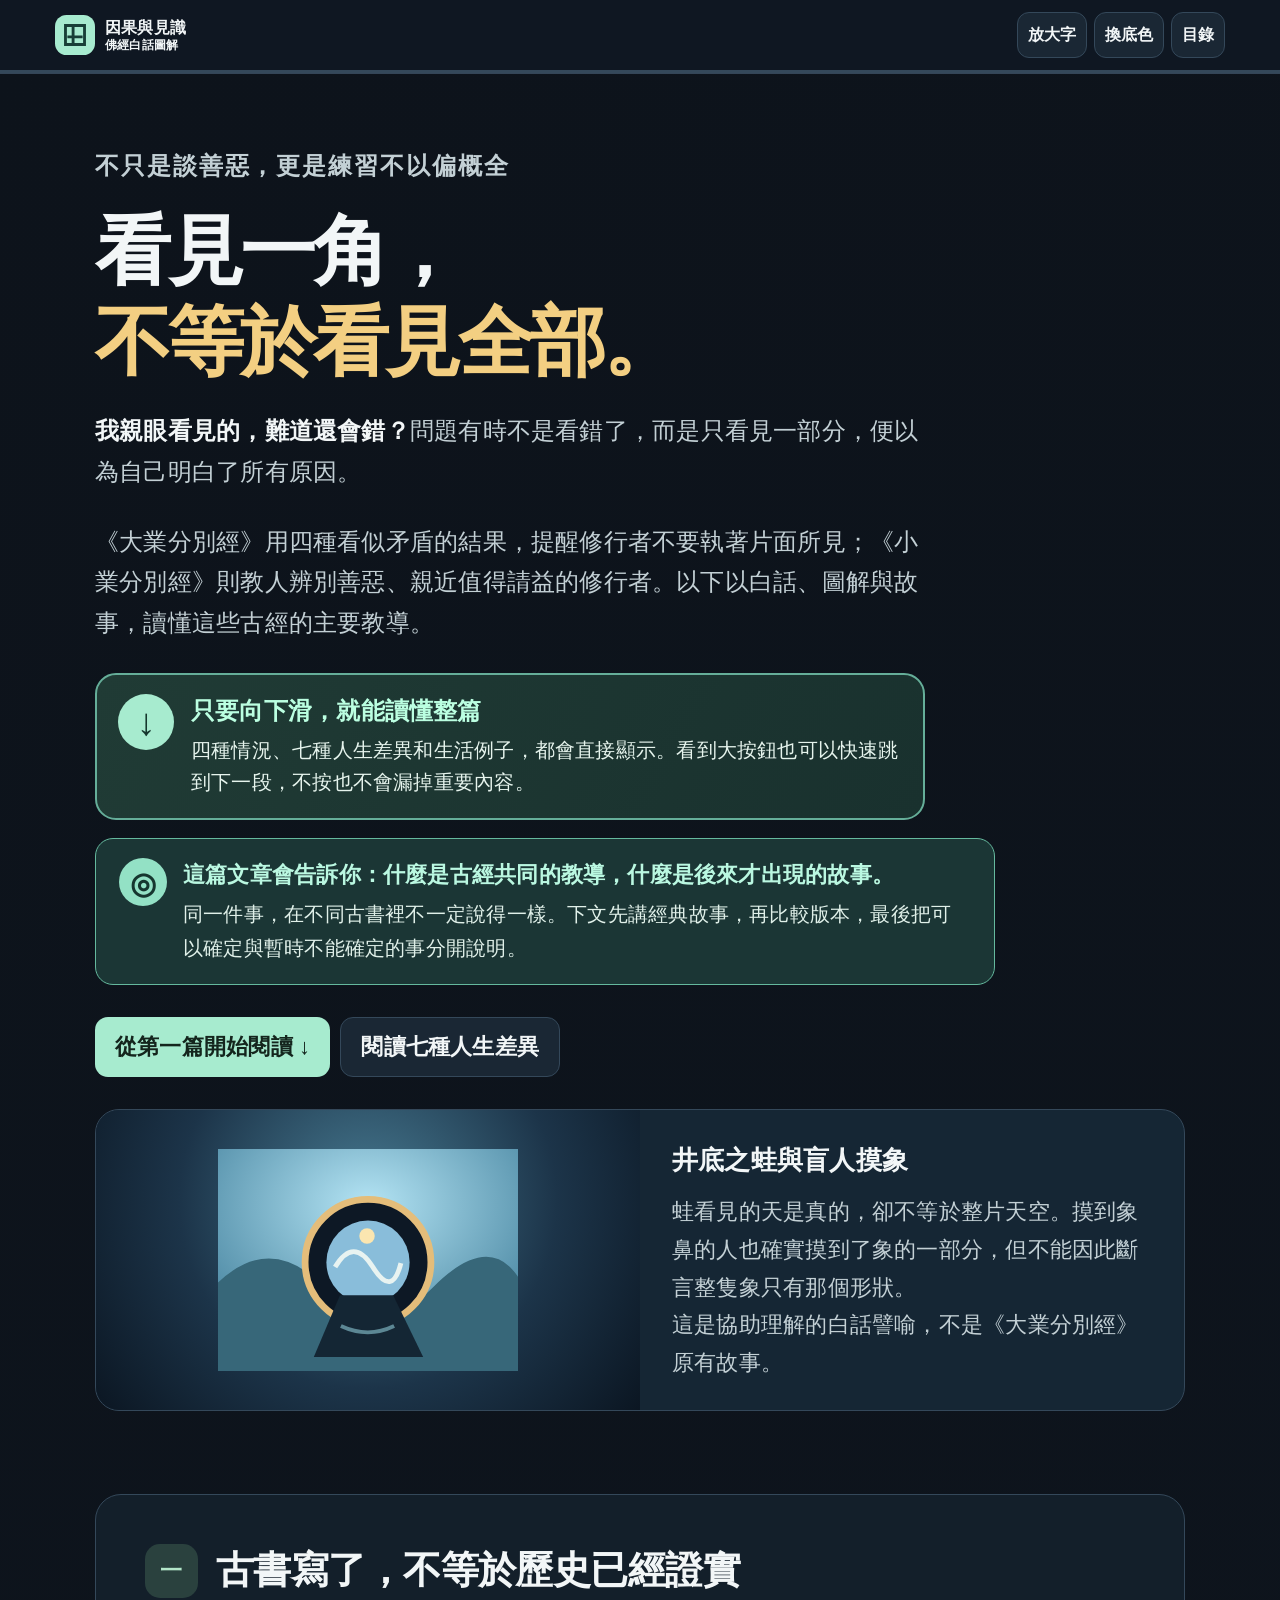
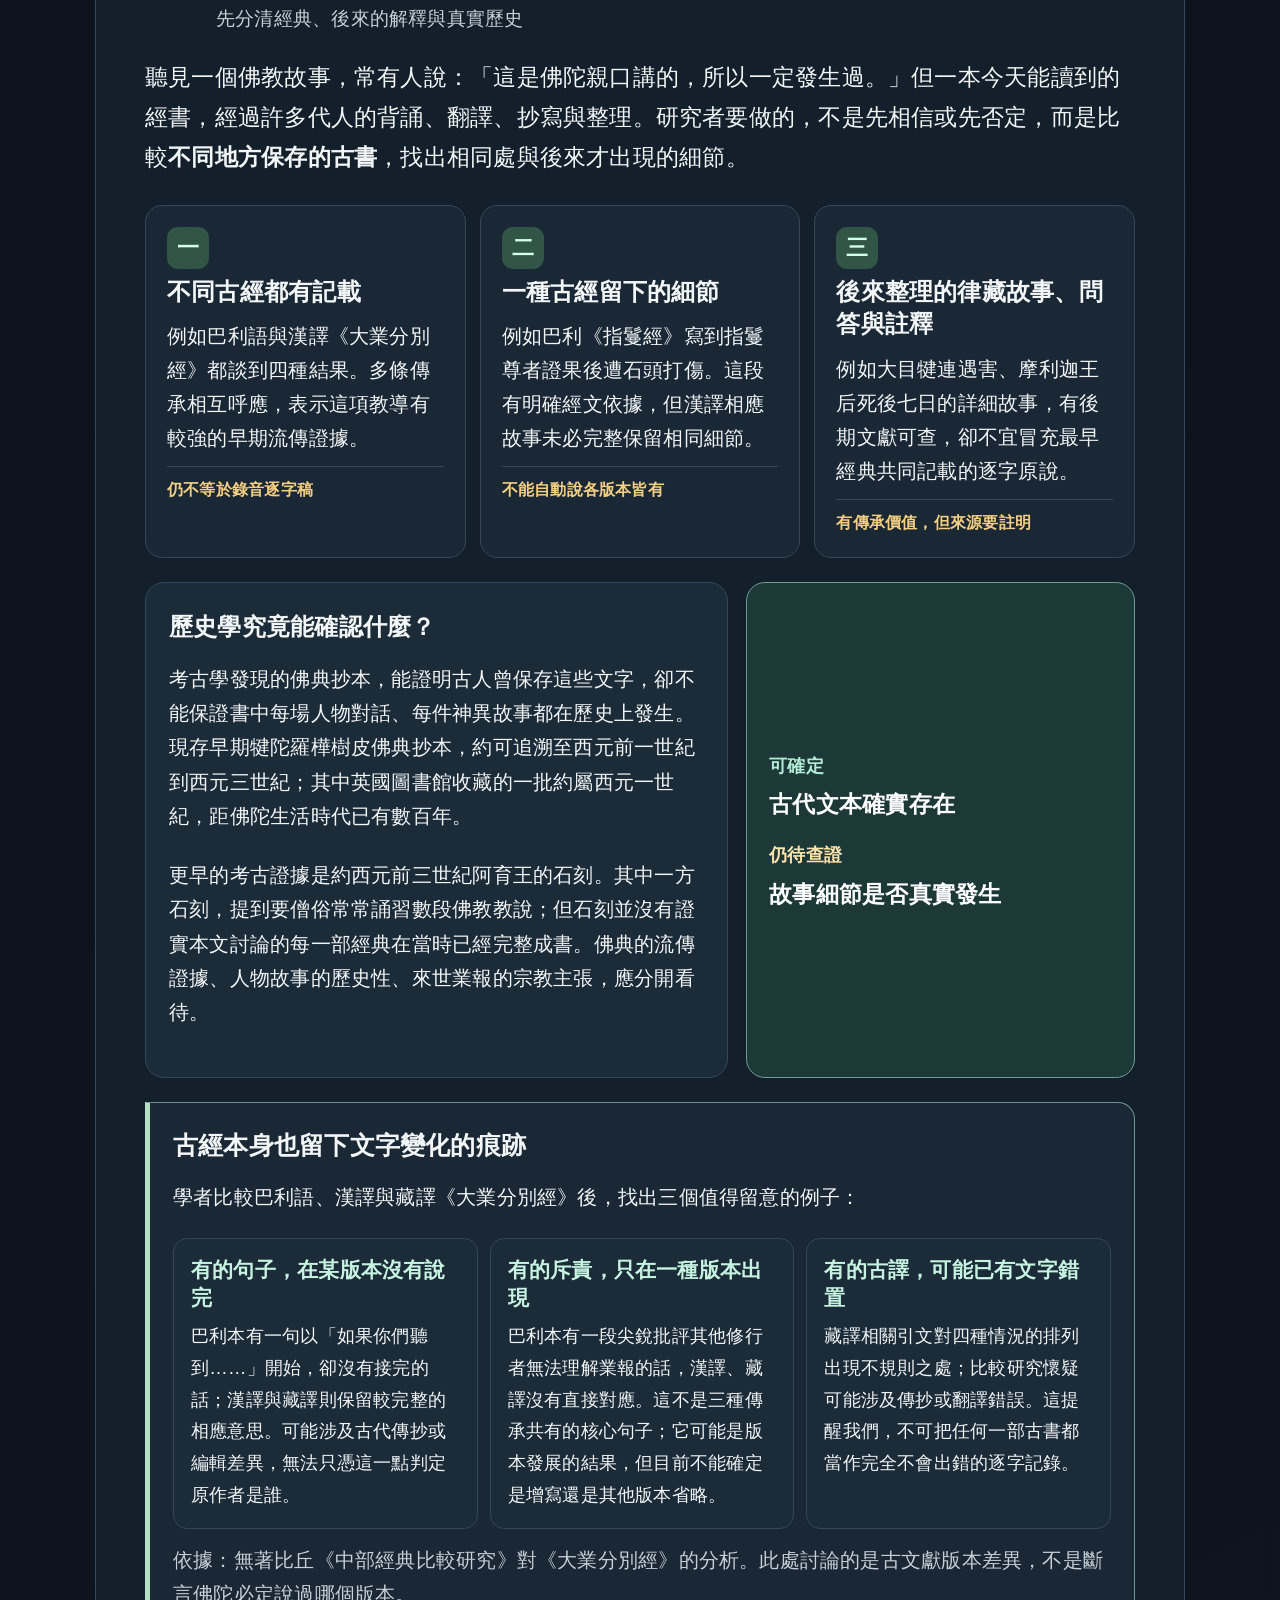
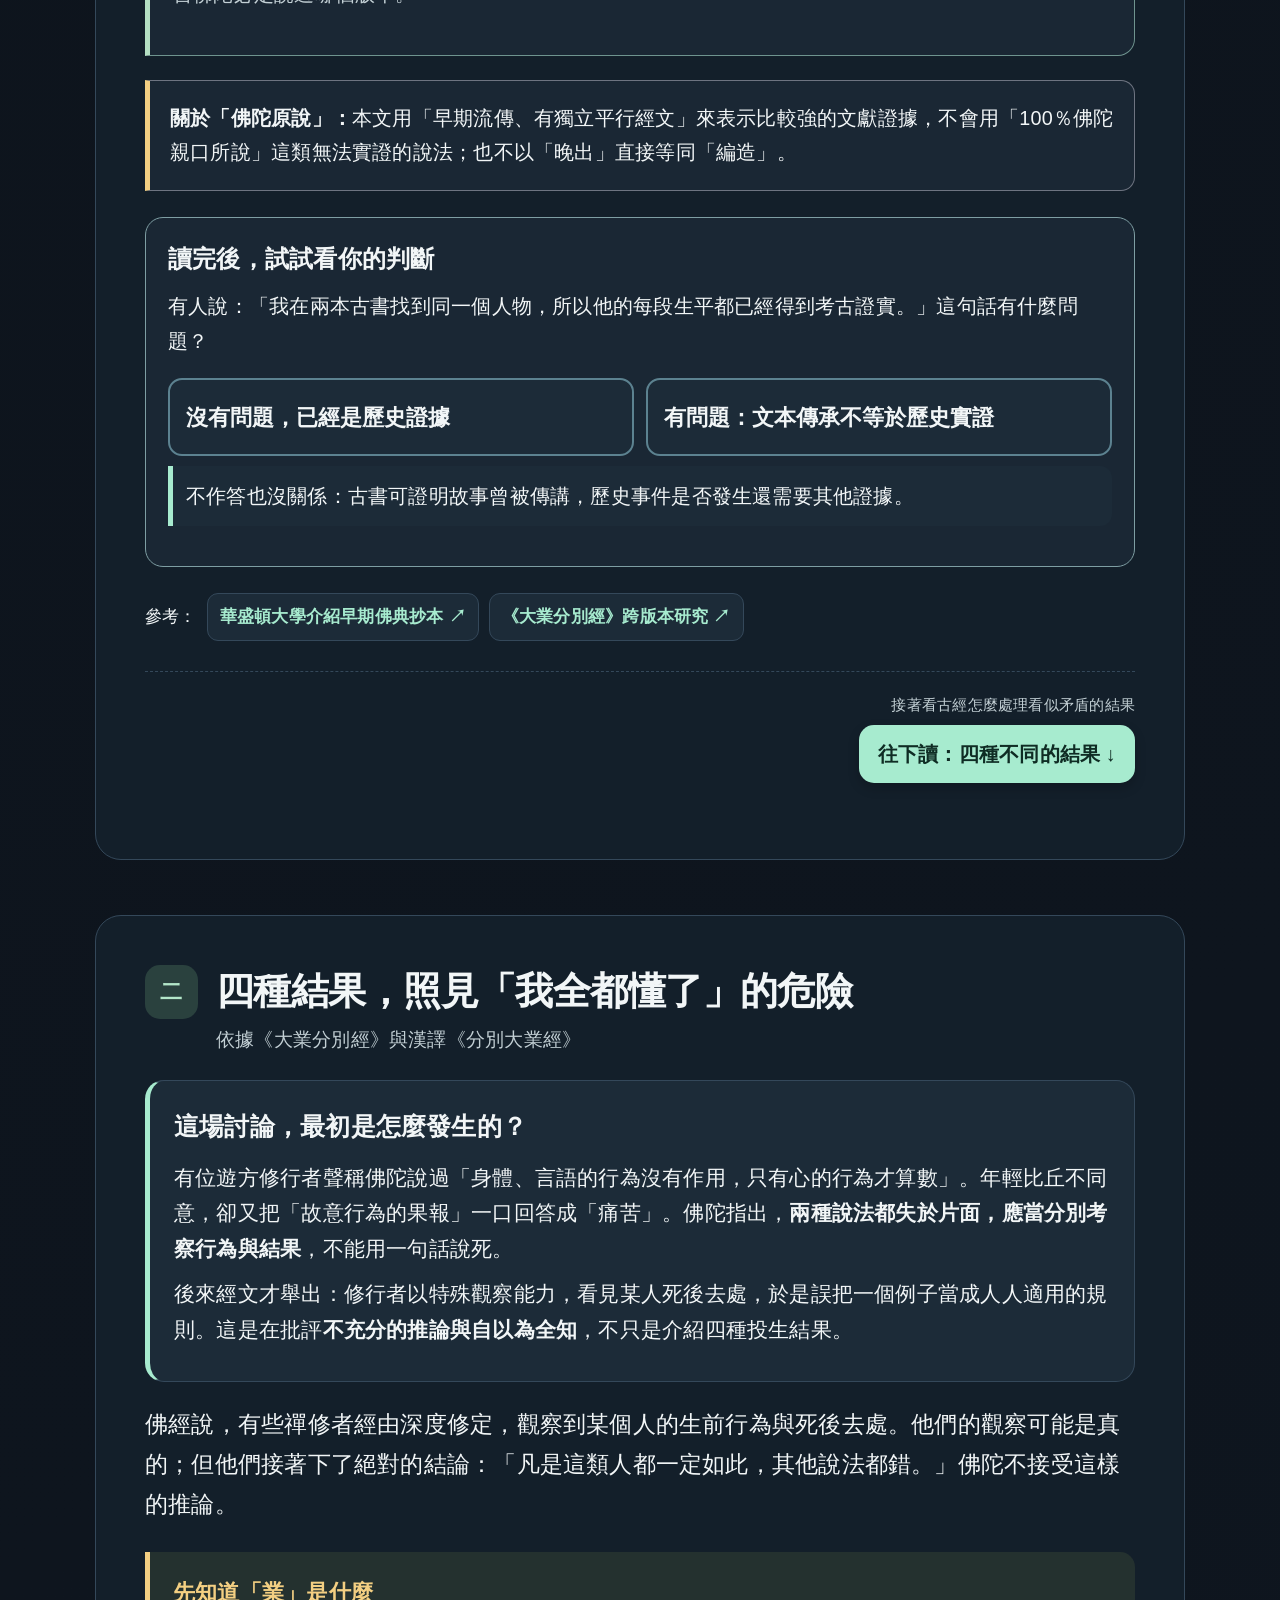
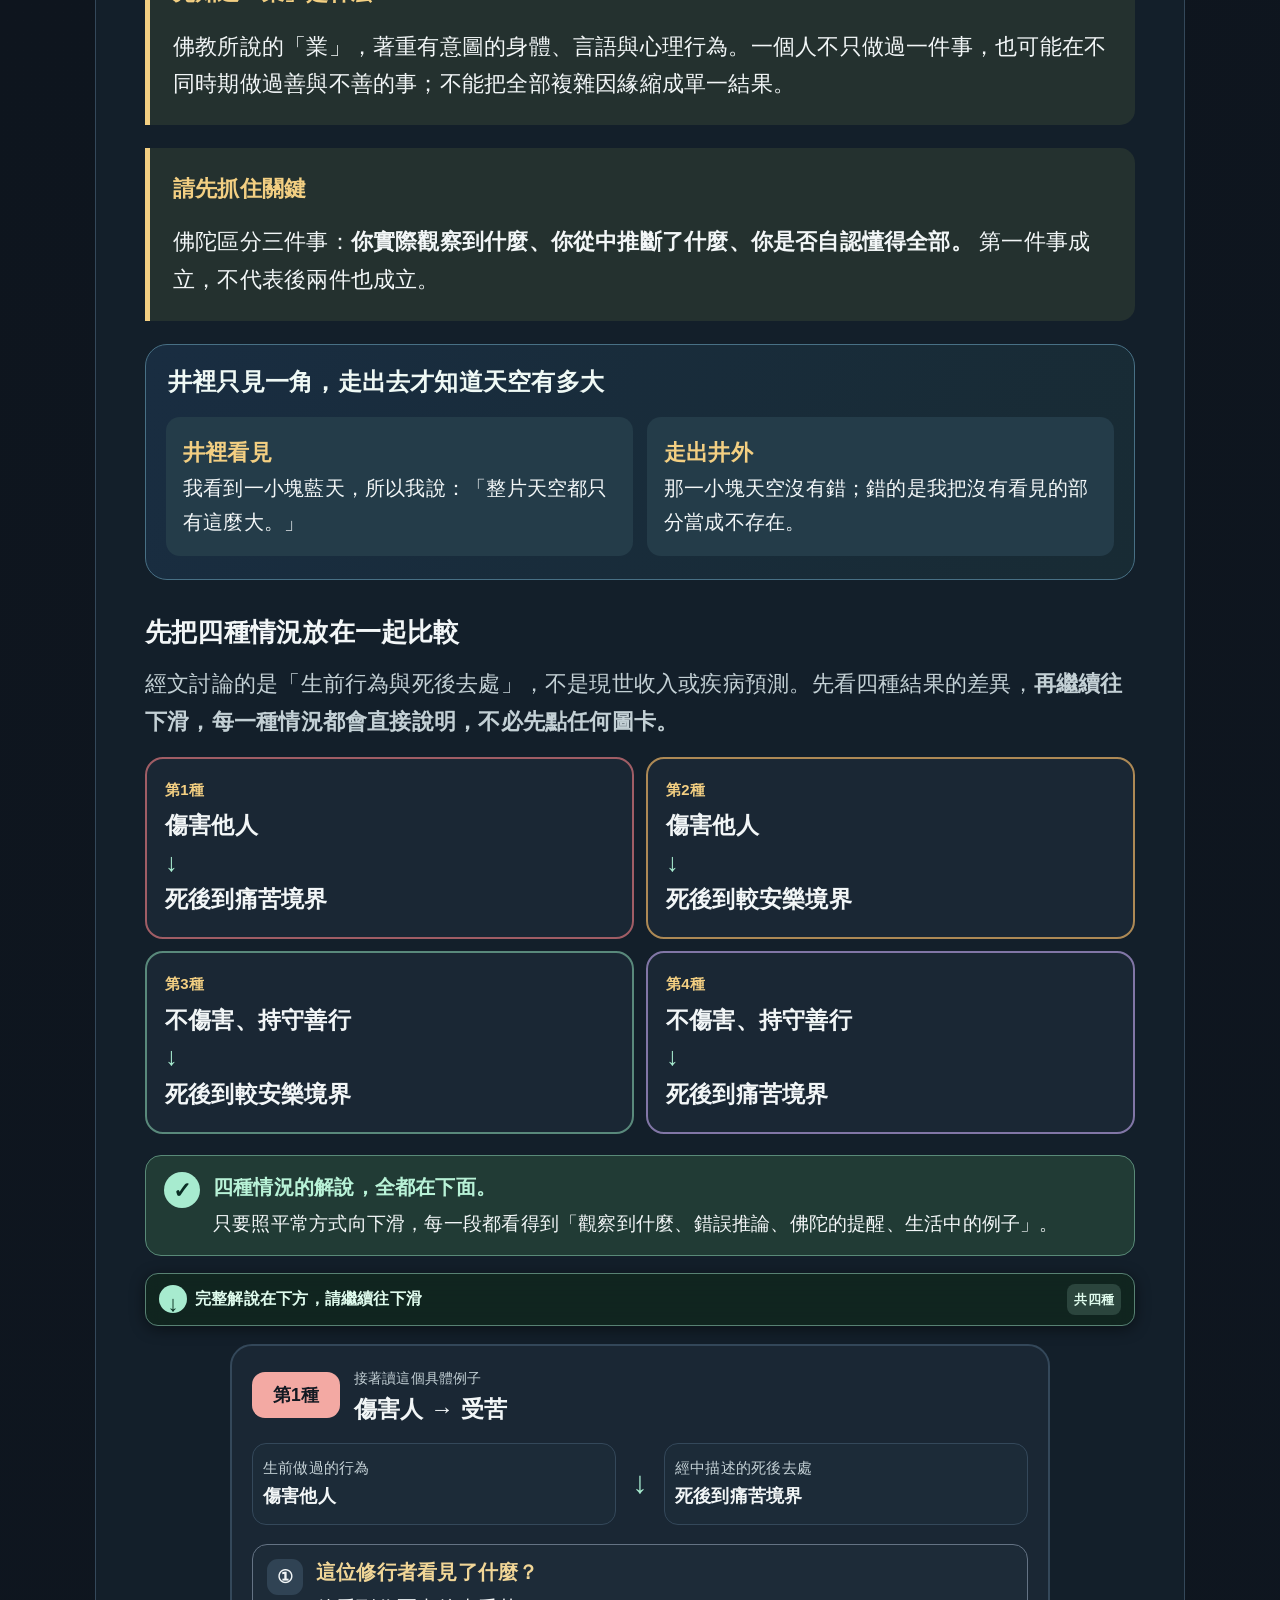
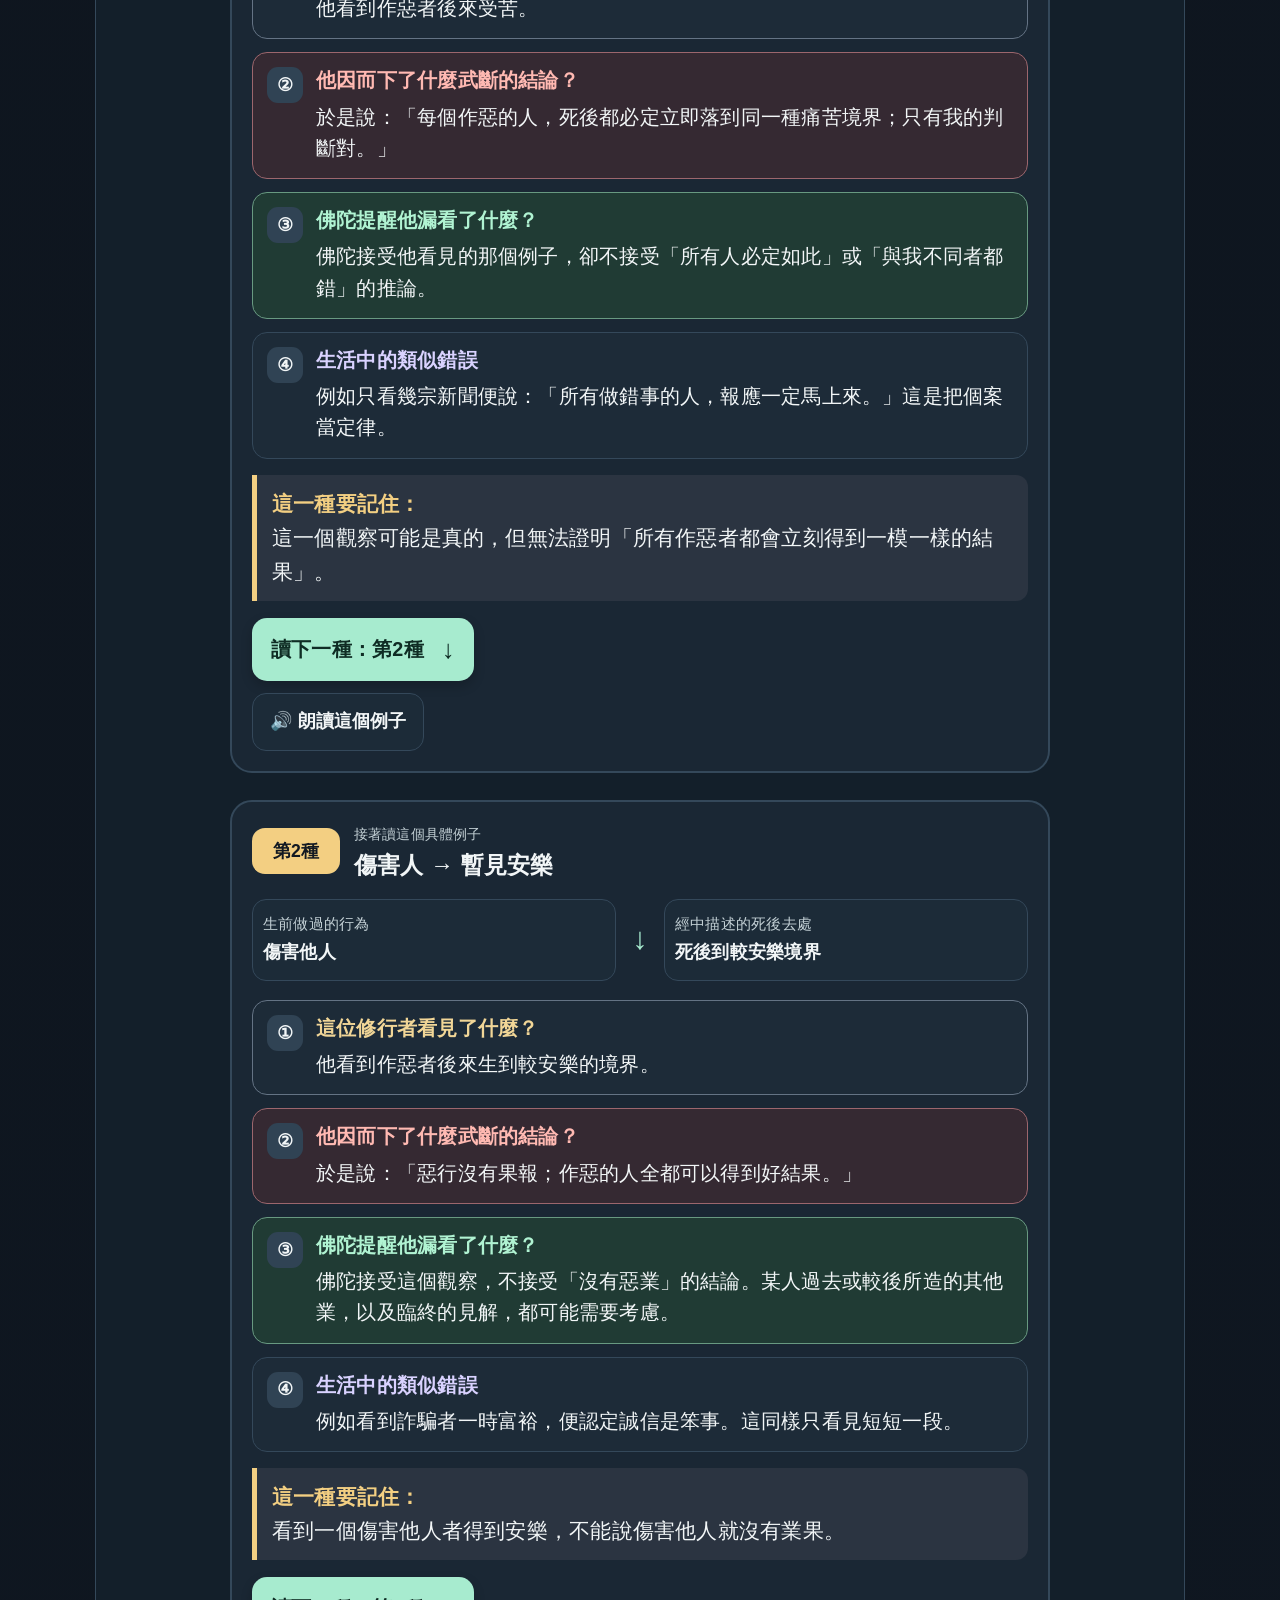
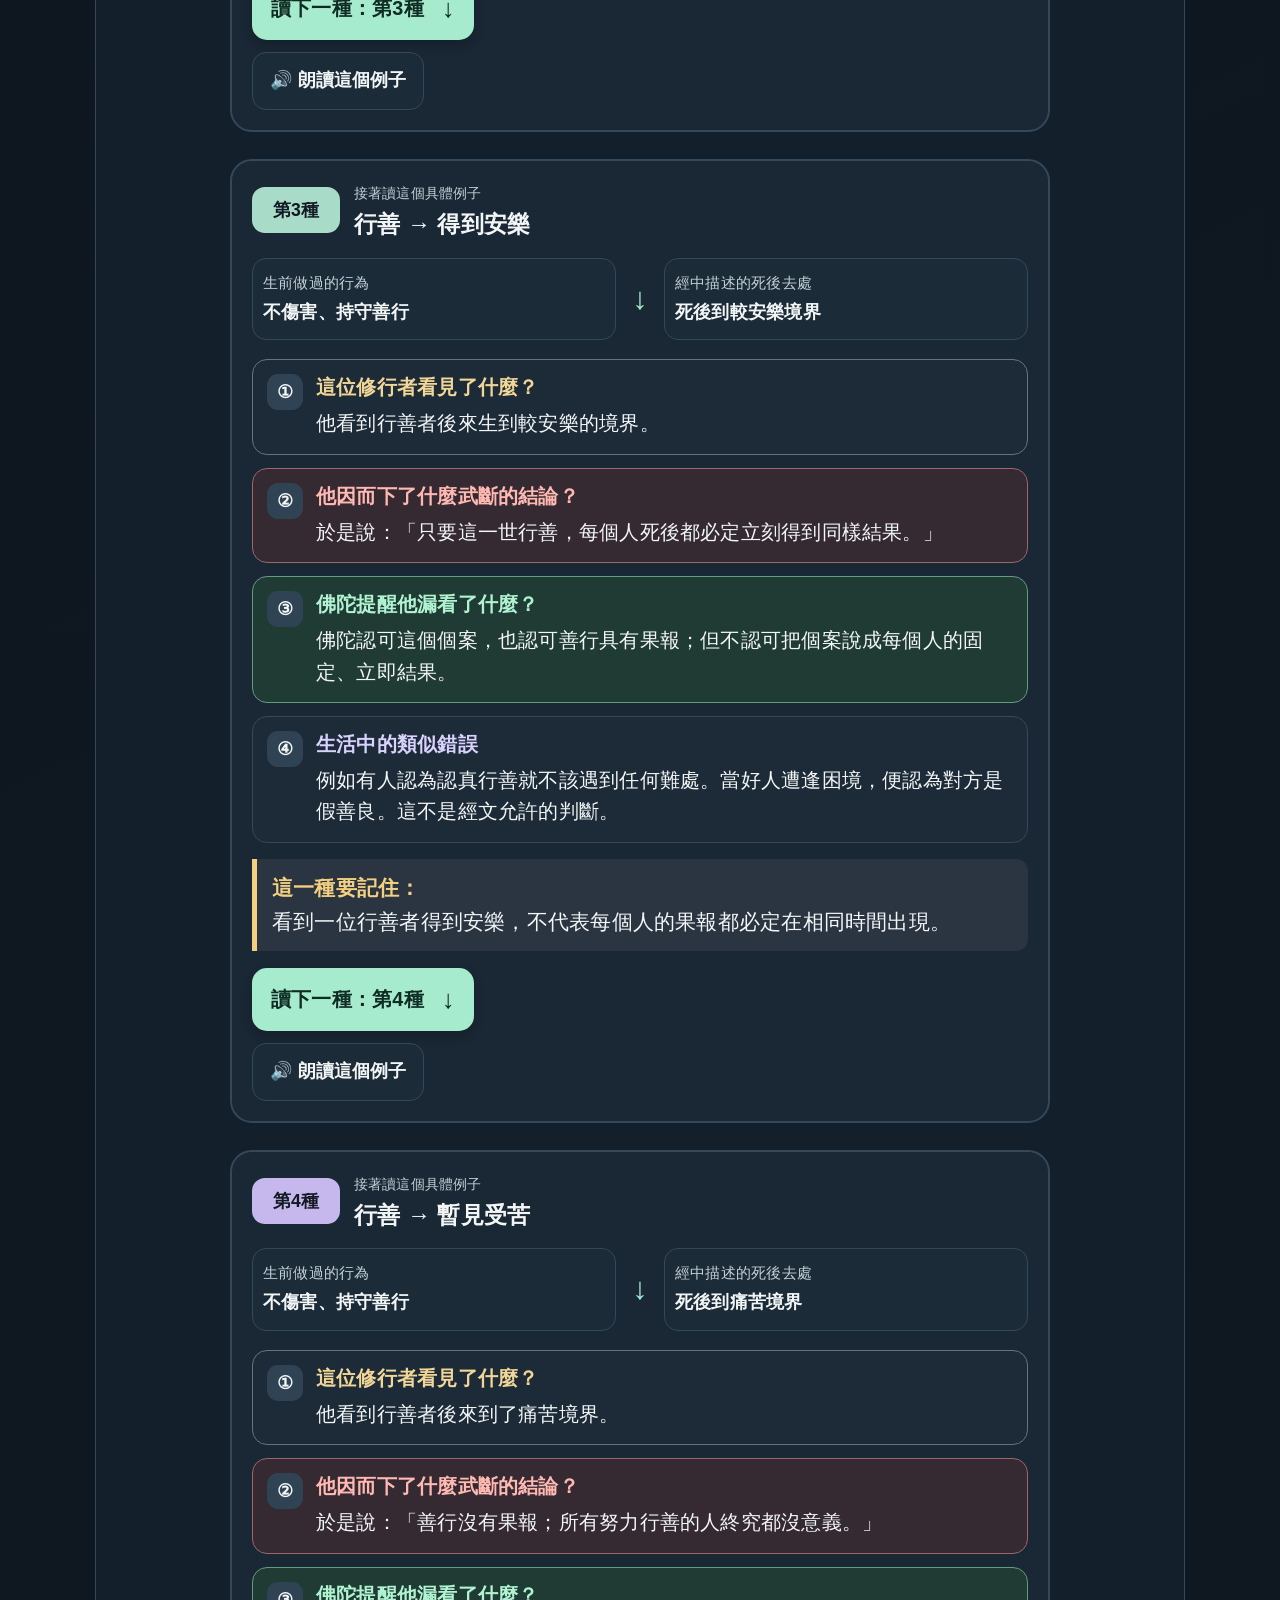
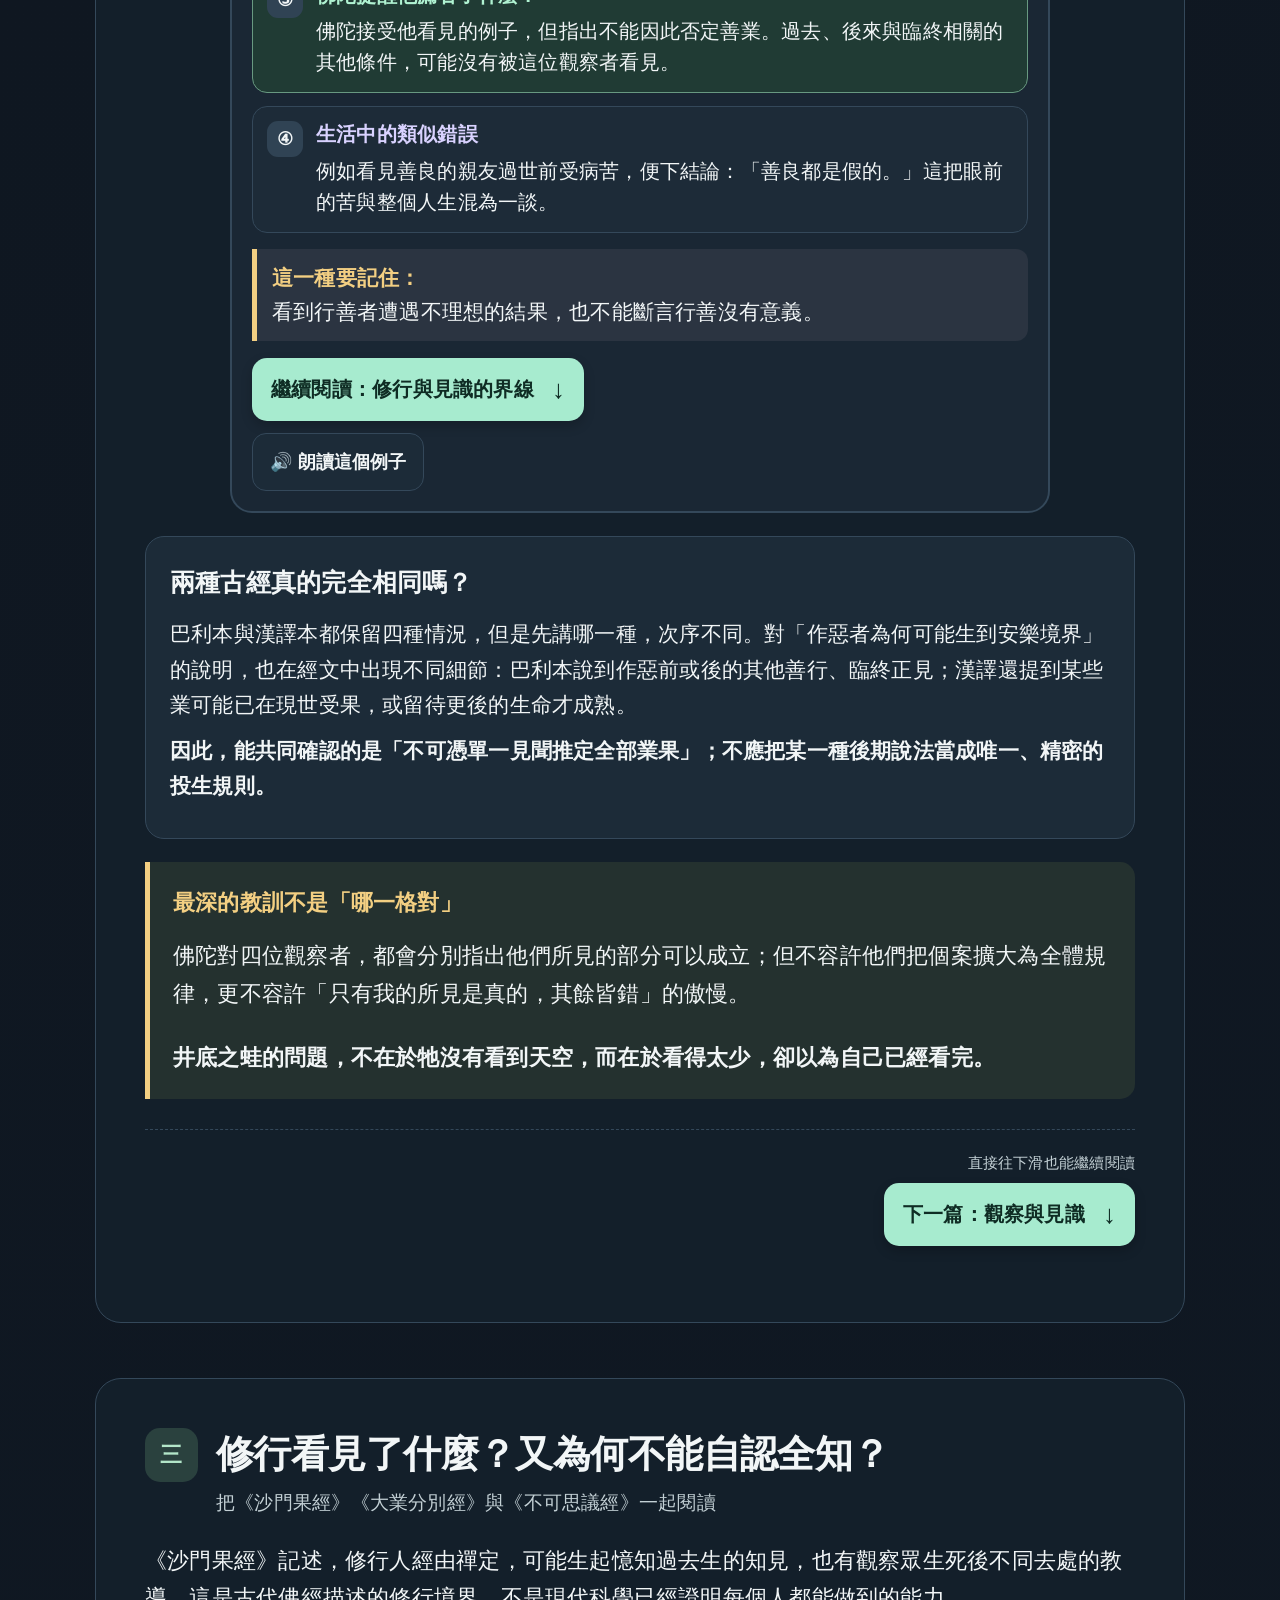
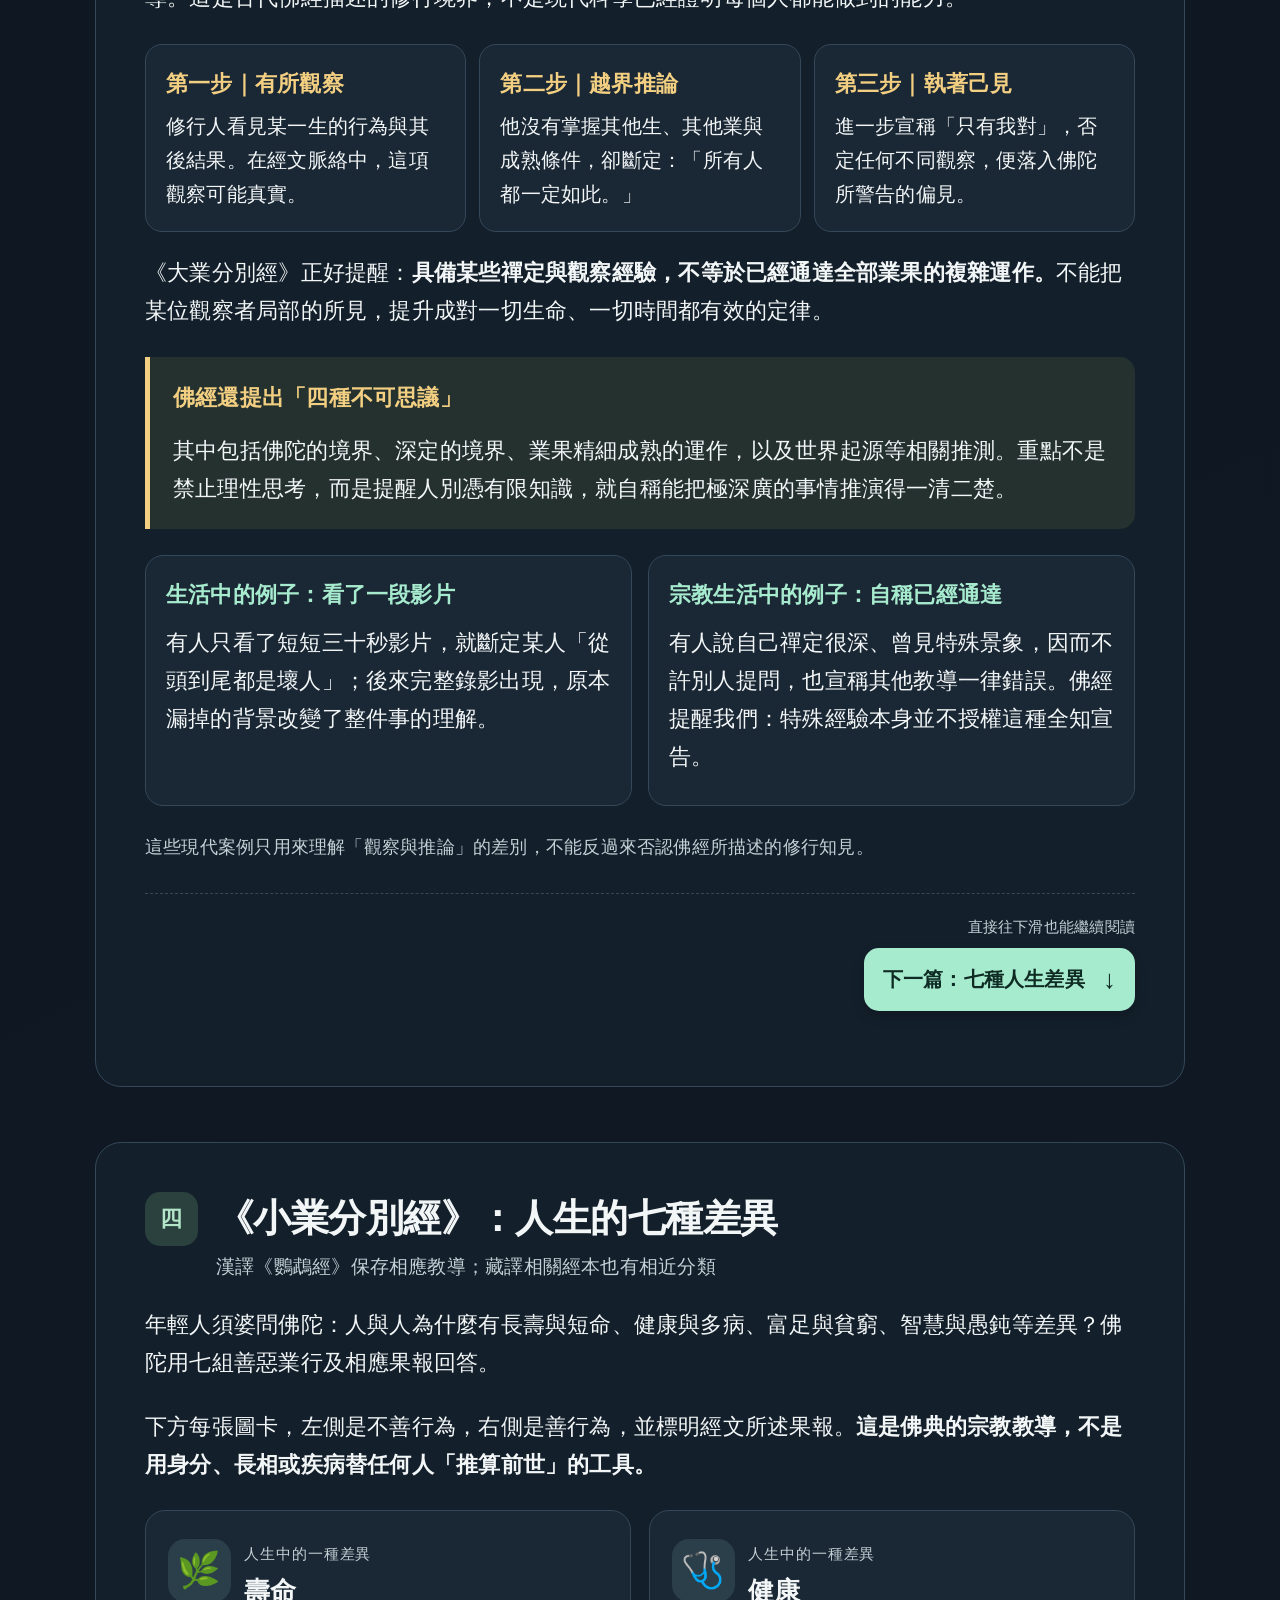
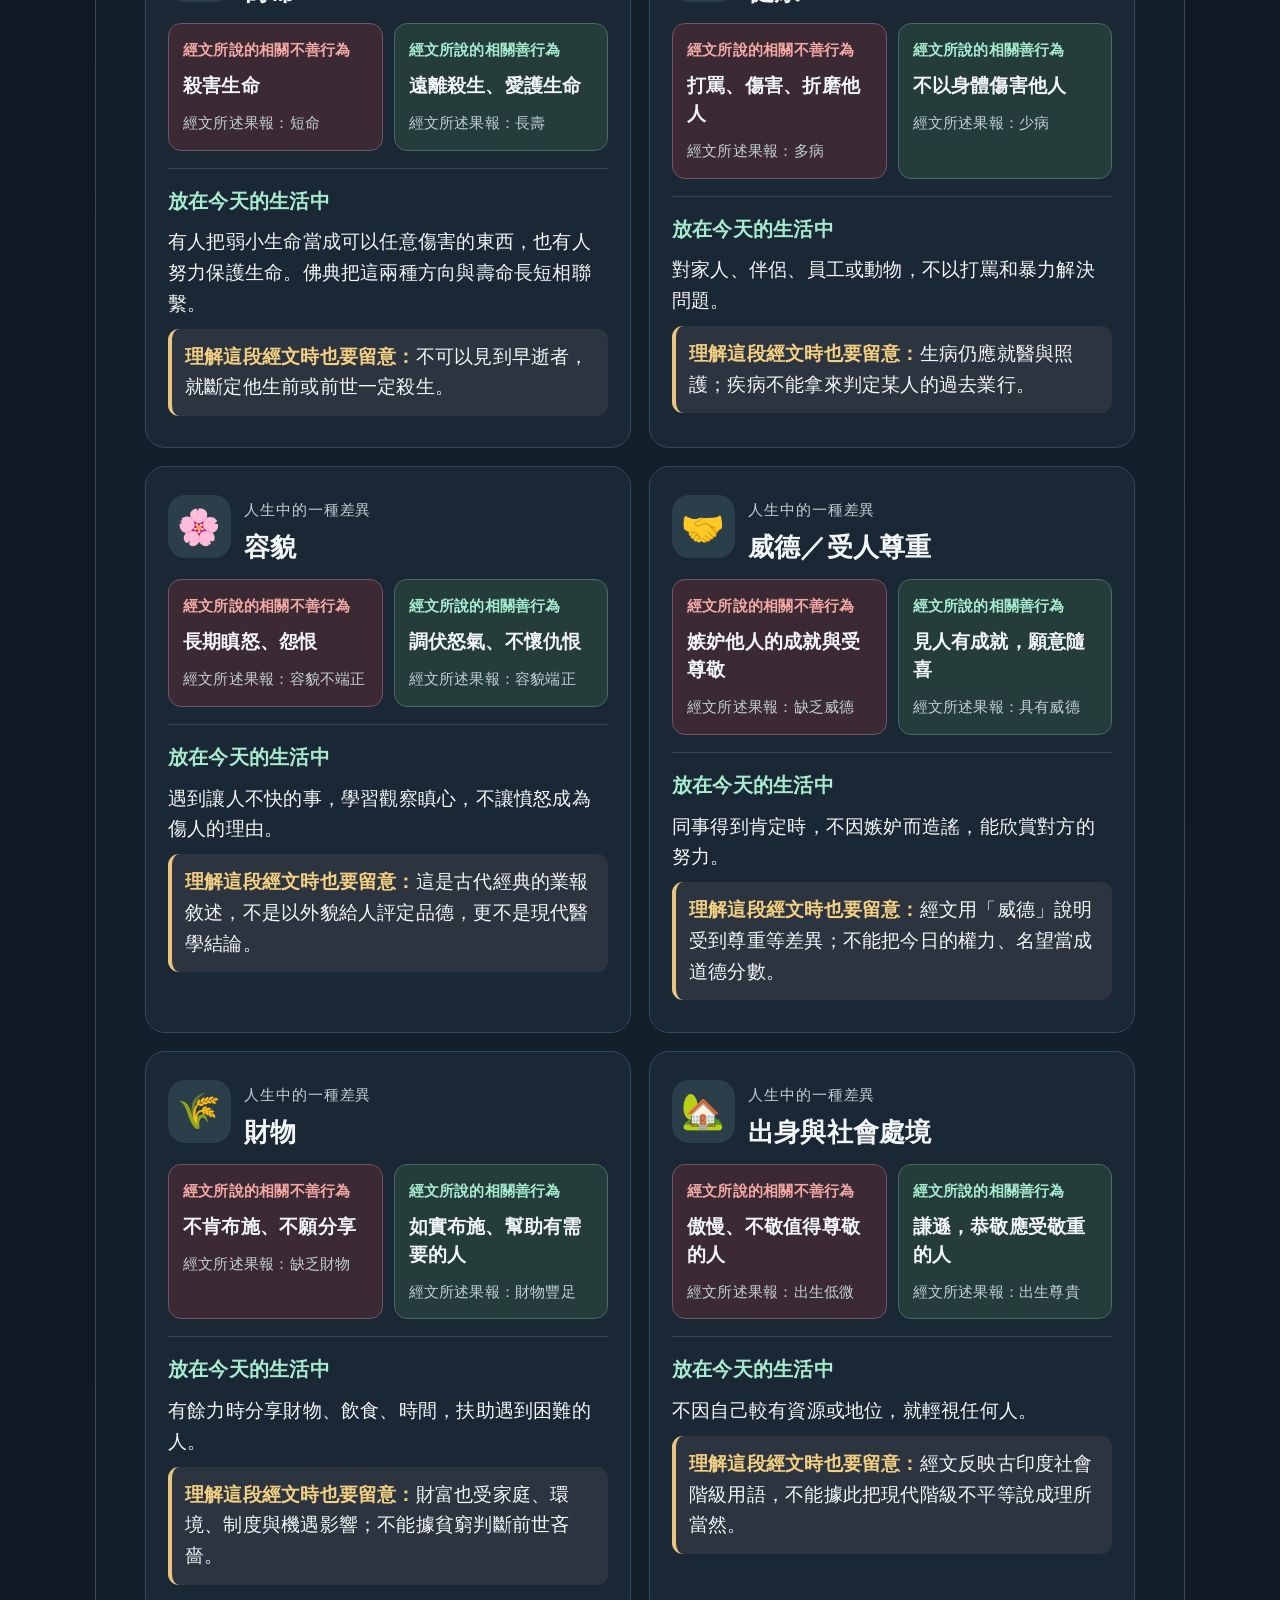
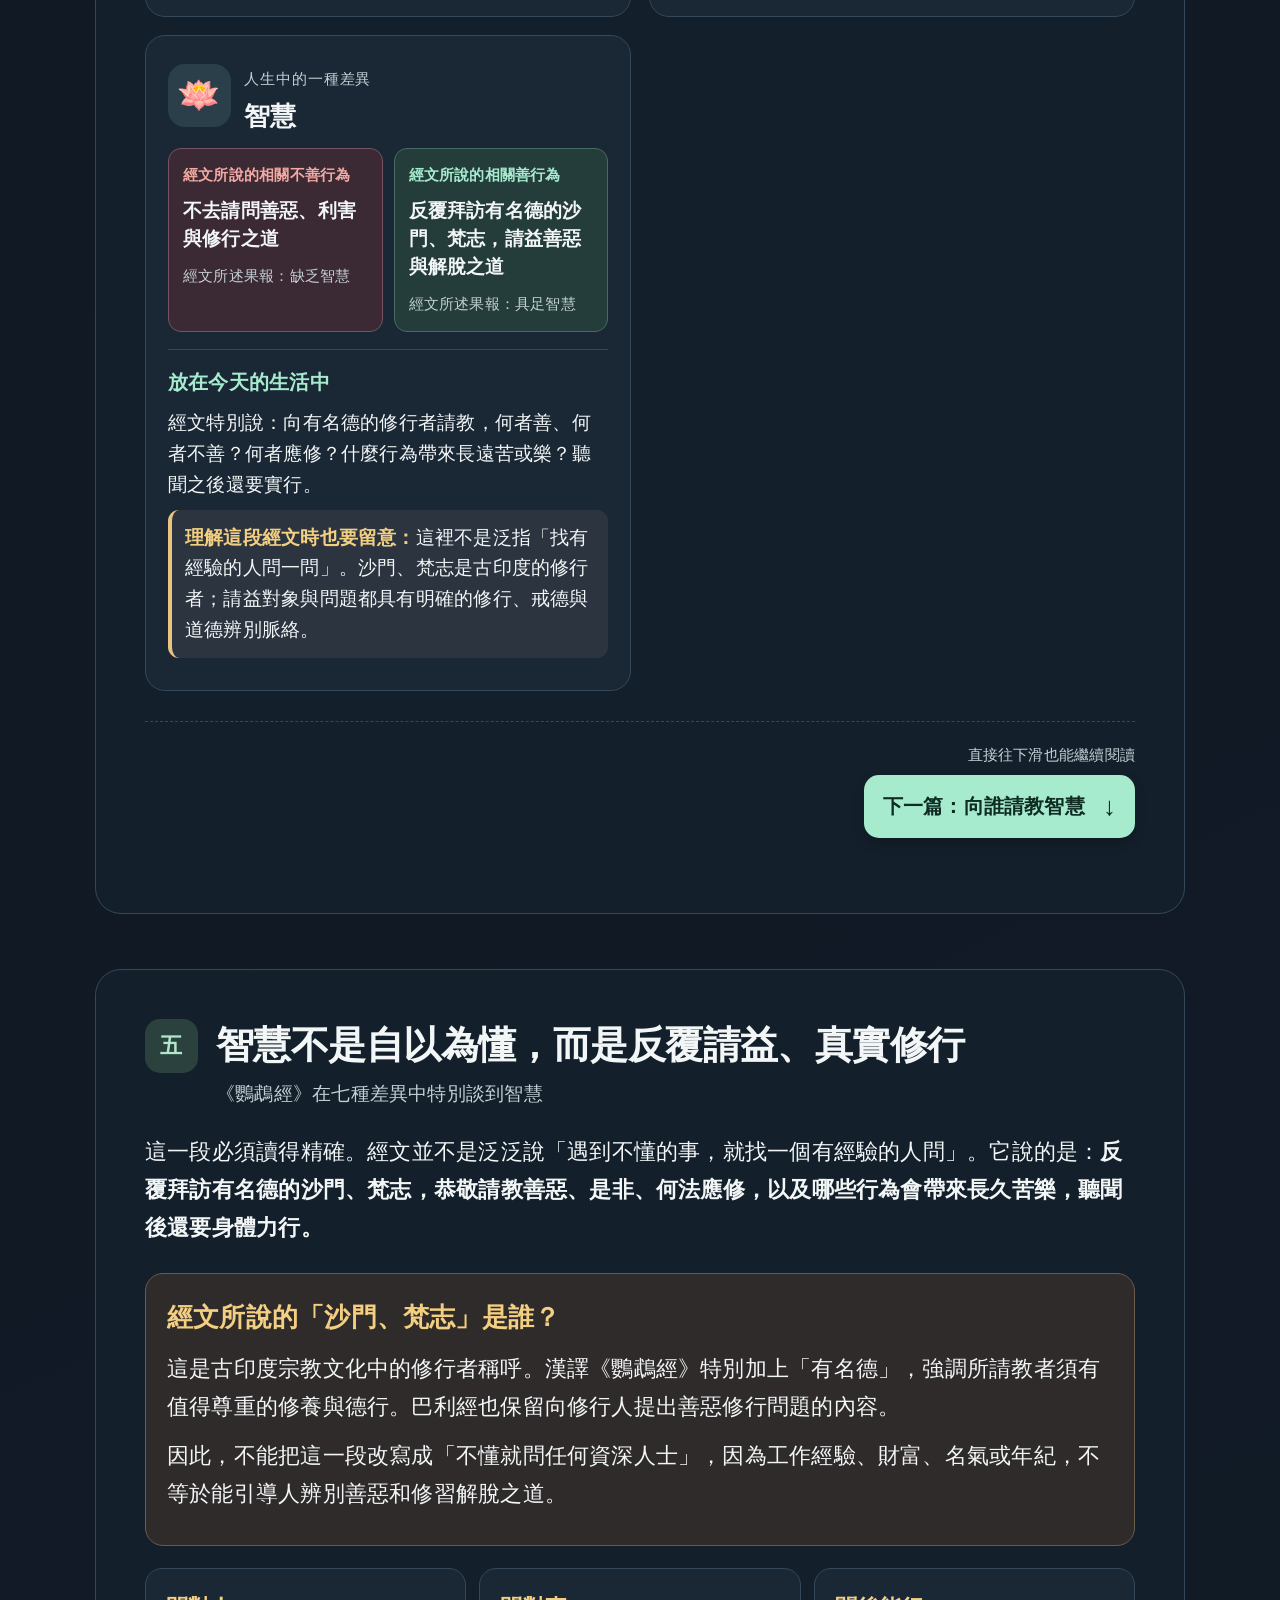
<file: versions/06-evidence-research.html>
<!doctype html>
<!DOCTYPE html>

<!DOCTYPE html>

<html lang="zh-Hant-TW"><head><meta charset="utf-8"/><meta content="width=device-width,initial-scale=1,viewport-fit=cover" name="viewport"/><meta content="dark light" name="color-scheme"/><title>因果與見識｜從古老經文看清因果、推論與傳說</title><meta content="用清楚的圖卡、生活例子與經典故事，理解佛教的業、四種結果、智慧請益、指鬘尊者與鹽喻；不必先熟悉佛經編號。" name="description"/><style>
:root{color-scheme:dark;--bg:#0d131b;--bg2:#131f2a;--card:#1a2734;--paper:#1c2b38;--edge:#34485a;--ink:#f2f6f7;--muted:#c3d0d5;--mint:#a7ebcf;--gold:#f3cf82;--rose:#f3a9a3;--violet:#c5b8fa;--deep:#0b111a;--text-size:22px;--content:1090px}
*{box-sizing:border-box}html{scroll-behavior:auto;scroll-padding-top:92px;-webkit-text-size-adjust:100%}body{margin:0;background:linear-gradient(155deg,var(--bg),#111b27 58%,#0d141c);color:var(--ink);font:400 var(--text-size)/1.72 -apple-system,BlinkMacSystemFont,"Noto Sans TC","PingFang TC","Microsoft JhengHei",sans-serif;letter-spacing:.01em;overflow-wrap:anywhere}body.large{--text-size:25px}body.xlarge{--text-size:28px}body.light{--bg:#f3f6f2;--bg2:#eef1ea;--card:#fff;--paper:#f4f8f7;--edge:#c7d2d1;--ink:#243039;--muted:#415965;--mint:#145940;--gold:#805515;--rose:#a03938;--violet:#6650a4;--deep:#fff;background:#f3f6f2;color-scheme:light}a{color:var(--mint)}button,input,summary{font:inherit}button,summary,a{touch-action:manipulation}a:focus-visible,button:focus-visible,summary:focus-visible,input:focus-visible{outline:4px solid var(--gold);outline-offset:4px}p{margin:.7em 0 1.2em}strong,b{font-weight:750}small{font-size:.78em}.skip{position:absolute;left:-9999px;top:0}.skip:focus{left:8px;top:8px;background:var(--card);z-index:10000;padding:12px}.wrap{width:min(var(--content),calc(100% - 36px));margin:auto}.top{position:sticky;top:0;z-index:50;background:#101823f5;border-bottom:1px solid #344557;backdrop-filter:blur(18px)}body.light .top{background:#f3f7f5f5}.topinner{height:70px;display:flex;align-items:center;justify-content:space-between;gap:8px;width:min(1170px,calc(100% - 24px));margin:auto}.brand{display:flex;align-items:center;gap:10px;text-decoration:none;color:var(--ink);min-width:0}.brand svg{width:40px;height:40px;flex:none}.brandname{font-size:17px;line-height:1.18;font-weight:900;white-space:nowrap}.tools{display:flex;gap:7px;align-items:center}.topbutton{display:inline-flex;align-items:center;justify-content:center;min-height:46px;min-width:49px;color:var(--ink);font-size:16px;font-weight:760;border:1px solid var(--edge);border-radius:12px;background:var(--card);padding:6px 10px;cursor:pointer;white-space:nowrap}.menu{position:relative}.menu summary{list-style:none}.menu summary::-webkit-details-marker{display:none}.menulinks{position:absolute;right:0;top:calc(100% + 12px);width:min(310px,calc(100vw - 28px));max-height:75vh;overflow-y:auto;padding:11px;border-radius:16px;background:var(--card);border:1px solid var(--edge);box-shadow:0 16px 40px #0008}.menulinks a{display:block;padding:12px 14px;border-radius:9px;text-decoration:none;color:var(--ink);border-bottom:1px solid var(--edge);font-weight:700;font-size:17px}.readbar{height:3px;background:var(--edge)}.readbar span{display:block;height:100%;background:var(--mint);width:0}.hero{padding:72px 0 55px}.eyebrow{font-size:15px;font-weight:850;color:var(--mint);letter-spacing:.08em;margin:0 0 18px}.hero h1{font-size:clamp(38px,6vw,76px);font-weight:950;letter-spacing:-.045em;line-height:1.2;margin:0 0 24px;max-width:900px}.hero h1 em{color:var(--gold);font-style:normal}.hero p{max-width:830px;font-size:1.08em;color:var(--muted)}.hero strong{color:var(--ink)}.heroaction{display:flex;gap:10px;flex-wrap:wrap;margin:32px 0}.jump{display:inline-flex;align-items:center;min-height:56px;text-decoration:none;color:#14251d!important;background:#a7ebcf;border-radius:13px;padding:10px 20px;font-weight:850}.jump.secondary{background:var(--card);color:var(--ink)!important;border:1px solid var(--edge)}.hero-visual{border:1px solid var(--edge);border-radius:24px;display:grid;grid-template-columns:1fr 1fr;gap:0;overflow:hidden;margin-top:25px;background:#152634}.hero-drawing{min-height:220px;display:flex;flex-direction:column;align-items:center;justify-content:center;background:radial-gradient(circle at 50% 30%,#477a91 0,#1c3449 55%,#0b1622 100%);padding:22px}.hero-drawing svg{width:min(94%,300px);height:auto}.hero-explain{padding:28px 32px;display:flex;flex-direction:column;justify-content:center}.hero-explain h2{margin:0 0 10px;font-size:1.2em;color:var(--ink)}.hero-explain p{margin:0;font-size:1em}.chapter{margin:28px auto 55px;padding:clamp(22px,4.5vw,49px);background:var(--bg2);border:1px solid var(--edge);border-radius:26px;scroll-margin-top:90px}.chapter-title{display:flex;align-items:flex-start;gap:18px;margin-bottom:22px}.cnum{display:grid;place-items:center;min-width:53px;height:54px;padding:4px;font-size:22px;border-radius:15px;background:#2a413e;color:#b3e6c9;font-weight:900}body.light .cnum{background:#e1f0e5;color:#155541}.chapter h2{font-size:clamp(31px,3vw,45px);line-height:1.33;letter-spacing:-.015em;margin:0}.subtitle{color:var(--muted);font-size:.87em;margin:8px 0 0}.lead{font-size:1.05em}.callout{padding:22px 23px;background:#24312f;border-left:5px solid var(--gold);border-radius:0 15px 15px 0;margin:23px 0;color:var(--ink)}body.light .callout{background:#fff6df}.callout p:last-child{margin-bottom:0}.callout .label{color:var(--gold);font-weight:900}.story{display:grid;grid-template-columns:repeat(3,1fr);gap:13px;margin:22px 0}.story .bubble{padding:20px;background:var(--card);border:1px solid var(--edge);border-radius:17px}.story b{color:var(--gold);display:block;margin-bottom:8px}.story p{margin:0;font-size:.89em}.scaffold{display:grid;grid-template-columns:1fr 1fr;gap:16px;margin:26px 0}.science{background:var(--card);border:1px solid var(--edge);padding:20px;border-radius:18px}.science strong{color:var(--mint)}.science p{margin:.45em 0}.well-sim{border:1px solid #487085;background:linear-gradient(115deg,#192d41,#182b34);border-radius:22px;overflow:hidden;margin:22px 0}.well-sim summary{cursor:pointer;list-style:none;display:flex;align-items:center;gap:14px;padding:18px 22px;color:#ebf8f5;font-weight:850}.well-sim summary::-webkit-details-marker{display:none}.well-sim .well-open{display:grid;grid-template-columns:1fr 1fr;gap:14px;padding:5px 20px 23px}.well-sim .well-open div{padding:17px;background:#243c49;border-radius:14px}.well-sim .well-open b{color:var(--gold)}.well-sim .well-open p{margin:0;font-size:.9em}.matrix-header{margin:30px 0 16px}.matrix-header h3{font-size:1.18em;margin:0 0 10px}.matrix-header p{color:var(--muted);margin:0}.matrix{display:grid;grid-template-columns:1fr 1fr;gap:12px;scroll-margin-top:86px}.matrix-item{min-height:154px;text-decoration:none;color:var(--ink)!important;padding:18px;border:2px solid var(--edge);border-radius:18px;background:var(--card);display:flex;flex-direction:column;align-items:flex-start;gap:4px;transition:transform .15s ease,border .15s ease}.matrix-item:active{transform:scale(.98)}.matrix-item.rose{border-color:#a05d65}.matrix-item.gold{border-color:#ad8955}.matrix-item.mint{border-color:#59897b}.matrix-item.violet{border-color:#8176a6}.matrix-item b{font-size:1.04em}.matrix-item strong{font-size:1.06em}.matrix-item .matrix-idx{font-size:.68em;font-weight:800;color:var(--gold)}.matrix-item .arr{font-size:1.15em;color:var(--mint);line-height:1}.matrix-item .tap{font-size:.73em;margin-top:auto;color:var(--mint);font-weight:760}.cases{display:grid;gap:13px;margin-top:25px}.case-exp{border:1px solid var(--edge);background:var(--card);border-radius:18px;scroll-margin-top:92px;overflow:hidden}.case-exp summary{display:flex;align-items:center;gap:16px;padding:20px;cursor:pointer;list-style:none}.case-exp summary::-webkit-details-marker{display:none}.case-exp summary>span:nth-child(2){flex:1;min-width:0}.case-exp summary b{display:block;font-size:1em;line-height:1.4}.case-exp summary small{display:block;color:var(--muted);font-size:.7em}.case-bubble{flex:none;width:50px;height:50px;display:grid;place-items:center;font-weight:850;border-radius:13px;font-size:1.1em;color:#121922}.case-bubble.rose{background:var(--rose)}.case-bubble.gold{background:var(--gold)}.case-bubble.mint{background:#a8dcc9}.case-bubble.violet{background:#c6b7ec}.plus{font-size:1.2em;color:var(--mint)}.case-exp[open] .plus{transform:rotate(45deg)}.case-body{border-top:1px solid var(--edge);padding:12px 22px 23px}.case-body p{margin:.9em 0}.label-seen,.label-wrong,.label-right{font-size:.72em;display:block;font-weight:900;margin-bottom:3px}.label-seen{color:var(--gold)}.label-wrong{color:var(--rose)}.label-right{color:var(--mint)}.case-life{padding:16px;border-radius:12px;background:#293747}.case-life b{display:block;color:var(--gold)}body.light .case-life{background:#e7efec}.overline{font-size:.7em;letter-spacing:.06em;color:var(--muted)}.seven-grid{display:grid;grid-template-columns:repeat(2,minmax(0,1fr));gap:18px;margin:25px 0}.seven-card{border:1px solid var(--edge);border-radius:20px;padding:22px;background:var(--card)}.seven-head{display:flex;align-items:center;gap:13px;margin-bottom:15px}.seven-icon{font-size:35px;display:grid;place-items:center;width:63px;height:63px;flex:none;border-radius:17px;background:#2a3f4a}.seven-head h3{font-size:1.16em;line-height:1.3;margin:4px 0 0}.pair{display:grid;grid-template-columns:1fr 1fr;gap:11px}.pair>div{border-radius:13px;padding:14px;min-width:0}.pair-bad{background:#3b2934;border:1px solid #785363}.pair-good{background:#243d3b;border:1px solid #476c61}body.light .pair-bad{background:#fff0f0}body.light .pair-good{background:#e4f5e9}.pair span{display:block;font-size:.66em;font-weight:900;margin-bottom:9px;color:var(--rose)}.pair-good span{color:var(--mint)}.pair b{display:block;font-size:.85em;line-height:1.5}.pair small{display:block;color:var(--muted);font-size:.68em;margin-top:10px}.inline-detail{border-top:1px solid var(--edge);margin-top:17px;padding-top:13px}.inline-detail summary{color:var(--mint);cursor:pointer;font-size:.83em;font-weight:850;padding:7px 0}.detail-body p{margin:.65em 0;font-size:.9em}.note-warning{background:#2b343f;border-left:4px solid var(--gold);padding:13px;border-radius:0 10px 10px 0}body.light .note-warning{background:#f4eee1}.smallnote{font-size:.82em;color:var(--muted)}.timeline{display:grid;gap:0;margin:25px 0 18px}.timeline-item{display:grid;grid-template-columns:54px 1fr;gap:16px;position:relative;padding:0 0 24px}.timeline-item:not(:last-child)::before{content:"";position:absolute;left:26px;top:56px;bottom:0;width:2px;background:var(--edge)}.timeline-step{width:54px;height:54px;background:#29413d;color:var(--mint);border-radius:100%;display:grid;place-items:center;font-weight:900}.timeline-item h3{margin:0 0 4px;font-size:1.05em}.timeline-item p{margin:0}.salt-switch{display:flex;gap:10px;margin:24px 0 16px}.salt-switch label{display:flex;align-items:center;justify-content:center;padding:8px 20px;min-height:54px;border:1px solid var(--edge);border-radius:13px;cursor:pointer;font-weight:800}.salt-switch input{width:22px;height:22px;accent-color:#81d8bb;margin-right:10px}.salt-panel{display:grid;grid-template-columns:minmax(0,1fr) minmax(0,1fr);gap:18px;border:1px solid var(--edge);background:var(--card);border-radius:22px;padding:20px;margin-bottom:18px}.water-visual{display:flex;justify-content:center;align-items:center;min-height:210px;background:#102c43;border-radius:14px;overflow:hidden}.water-visual svg{width:100%;max-width:330px;height:220px}.salt-words{align-self:center}.salt-words h3{margin:0;color:var(--gold);font-size:1.22em}.salt-words p{font-size:.92em;margin:.5em 0}.river{display:none}.water-form:has(#water-river:checked) .glass{display:none}.water-form:has(#water-river:checked) .river{display:block}.water-form:has(#water-river:checked) .glass-words{display:none}.water-form:has(#water-cup:checked) .river-words{display:none}.water-form{display:contents}.ten-groups{display:grid;grid-template-columns:repeat(3,minmax(0,1fr));gap:15px;margin:25px 0}.ten-group{background:var(--card);border:1px solid var(--edge);border-radius:20px;padding:19px}.ten-group h3{font-size:1em;margin:0 0 12px;color:var(--gold)}.ten-row{border-top:1px solid var(--edge);padding:3px 0}.ten-row summary{display:flex;justify-content:space-between;gap:8px;padding:13px 2px;cursor:pointer;list-style:none}.ten-row summary::-webkit-details-marker{display:none}.ten-row summary b{font-size:.88em}.ten-row summary span{font-size:.65em;color:var(--mint);white-space:nowrap}.ten-row>div{border-radius:11px;padding:12px;background:var(--paper);font-size:.8em}.ten-row p{margin:.3em 0 .7em}.life-grid{display:grid;grid-template-columns:repeat(2,minmax(0,1fr));gap:16px;margin-top:22px}.life-card{background:var(--card);border:1px solid var(--edge);border-radius:18px;padding:20px}.life-card h3{font-size:1.07em;margin:0 0 9px}.life-card p{margin:.5em 0}.highlight{color:var(--mint);font-weight:850}.context{border-radius:18px;padding:21px;border:1px solid #685d4b;background:#302b2b;margin:20px 0}body.light .context{background:#fff5e7}.context h3{margin:0 0 10px;color:var(--gold)}.context p{margin:.5em 0}.quizitem{border:1px solid var(--edge);border-radius:18px;margin:16px 0;padding:20px;background:var(--card)}.quizitem legend{font-size:.95em;font-weight:780;line-height:1.5;padding:8px;max-width:100%}.quizitem legend span{display:block;color:var(--mint);font-size:.76em}.choices{display:grid;gap:9px}.choice{display:flex;align-items:flex-start;gap:13px;padding:14px;border:1px solid var(--edge);border-radius:13px;background:var(--paper);cursor:pointer;font-size:.84em}.choice:has(input:checked){border-color:var(--mint);background:#28433c}body.light .choice:has(input:checked){background:#e6f5e9}.choice input{appearance:auto;width:23px;height:23px;flex:none;accent-color:#82dcc0;margin:5px 0}.explanation{padding:15px;margin-top:13px;border-radius:13px;background:#243f3a;font-size:.83em}body.light .explanation{background:#e6f1ea}.explanation b{color:var(--mint)}.explanation p{margin:.35em 0}.quiz-buttons{display:flex;gap:12px;flex-wrap:wrap;margin:20px 0}.action{border:0;border-radius:15px;padding:13px 20px;min-height:58px;font-weight:900;font-size:.9em;background:#a7ebcf;color:#19342c;cursor:pointer}.action.secondary{background:var(--card);border:1px solid var(--edge);color:var(--ink)}.quizresult{border:1px solid var(--edge);border-radius:13px;padding:18px;background:var(--card)}.source-labels{display:grid;grid-template-columns:repeat(3,minmax(0,1fr));gap:13px;margin:21px 0}.source-labels div{padding:17px;background:var(--card);border-radius:13px;border:1px solid var(--edge)}.source-labels b{color:var(--gold);display:block;font-size:.91em}.source-labels span{display:block;font-size:.79em}.source-fold{border:1px solid var(--edge);border-radius:17px;padding:0 18px;background:var(--card)}.source-fold>summary{font-weight:900;padding:18px 2px;cursor:pointer;color:var(--mint)}.sources{list-style:none;padding:5px 0;margin:0}.sources li{display:flex;justify-content:space-between;align-items:center;gap:17px;border-top:1px solid var(--edge);padding:15px 0}.sources strong{font-size:.88em}.sources small{display:block;font-size:.72em;color:var(--muted)}.sources a{flex:none;font-size:.75em;font-weight:800;white-space:nowrap}.closing{padding:65px 16px 90px;text-align:center;max-width:790px;margin:auto}.closing h2{font-size:clamp(30px,4.2vw,45px);line-height:1.28}.closing p{color:var(--muted)}.backtop{position:fixed;bottom:18px;right:18px;width:50px;height:50px;border-radius:16px;display:none;align-items:center;justify-content:center;background:#a7ebcf;color:#15271e;font-weight:900;text-decoration:none;box-shadow:0 6px 28px #0007}.backtop.visible{display:flex}.foot{padding:28px 20px;text-align:center;border-top:1px solid var(--edge);font-size:15px;color:var(--muted)}
@media(max-width:800px){.hero{padding-top:40px}.hero-visual{grid-template-columns:1fr}.hero-drawing{min-height:180px}.hero-explain{padding:20px}.seven-grid,.ten-groups,.life-grid{grid-template-columns:1fr}.ten-group{padding:18px}.source-labels{grid-template-columns:1fr}.story{grid-template-columns:1fr}.scaffold{grid-template-columns:1fr}.salt-panel{grid-template-columns:1fr}.water-visual{min-height:160px}.water-visual svg{height:180px}.hero h1{font-size:clamp(36px,8vw,56px)}}
@media(max-width:480px){:root{--text-size:22px}body.large{--text-size:24px}body.xlarge{--text-size:27px}.wrap{width:calc(100% - 24px)}.topinner{height:64px;width:calc(100% - 18px)}.brand svg{width:31px;height:31px}.brandname{font-size:15px}.topbutton{font-size:15px;min-width:43px;min-height:44px;padding:5px 7px}.tools{gap:5px}.chapter{margin:17px auto 30px;padding:22px 17px;border-radius:20px}.chapter-title{gap:10px;margin-bottom:12px}.cnum{min-width:42px;height:44px;font-size:17px;border-radius:11px}.chapter h2{font-size:clamp(28px,7vw,36px)}.hero{padding:36px 6px 30px}.hero h1{font-size:clamp(34px,9vw,46px)}.heroaction{margin:22px 0}.jump{width:100%;justify-content:center}.matrix{gap:8px}.matrix-item{padding:12px;min-height:174px;border-radius:14px}.matrix-item b,.matrix-item strong{font-size:.85em;line-height:1.38}.matrix-item .matrix-idx{font-size:.68em}.matrix-item .tap{font-size:.68em}.case-exp summary{padding:13px;gap:10px}.case-bubble{width:42px;height:42px}.case-body{padding:10px 14px 18px}.pair{gap:8px}.pair>div{padding:11px}.pair b{font-size:.78em}.pair span{font-size:.62em}.pair small{font-size:.63em}.seven-card{padding:16px}.hero-explain h2{font-size:1.1em}.well-sim .well-open{grid-template-columns:1fr}.sources li{align-items:flex-start;flex-direction:column;gap:4px}.quizitem{padding:14px}.case-life{padding:12px}}
@media(max-width:350px){:root{--text-size:20px}.brandname{font-size:12px}.brand svg{width:28px;height:28px}.topbutton{font-size:13px;padding:4px 6px;min-width:40px}.seven-head h3{font-size:1.02em}.pair{grid-template-columns:1fr}.matrix-item{min-height:173px}}
@media(prefers-reduced-motion:reduce){html{scroll-behavior:auto}*{transition:none!important}}
@media print{body{background:#fff;color:#111;font-size:15px}.top,.backtop,.quiz-buttons{display:none!important}.chapter{break-inside:auto;border-color:#aaa;background:#fff}.well-sim,.seven-card,.ten-group,.case-exp{break-inside:avoid}a{color:#0b6048}}
</style><style id="reading-help-v3">
/* Full explanations are always visible; interactivity only helps navigation. */
.first-read{display:flex;gap:17px;align-items:flex-start;background:linear-gradient(120deg,#203b35,#19312e);border:2px solid #65ae99;padding:19px 21px;border-radius:21px;margin:21px 0 4px;max-width:830px}
.first-read strong{display:block;color:#bbffe1;font-size:1.08em;line-height:1.4}.first-read p{font-size:.92em!important;line-height:1.6;margin:7px 0 0!important;color:#e6f4ed!important}.first-read-icon{display:grid;place-items:center;flex:none;border-radius:50%;width:56px;height:56px;color:#16372e;background:#a7ebcf;font-weight:900;font-size:38px;line-height:1}
.well-visible{display:block}.well-title{font-size:1.08em;line-height:1.45;margin:0;color:#eff9f5;padding:20px 22px 12px}.well-visible .well-open{display:grid}
.matrix-item{cursor:default;min-height:144px}.matrix-item:active{transform:none}
.no-miss{display:flex;gap:13px;align-items:start;padding:16px 18px;border:1px solid #598a78;background:#213b35;border-radius:16px;margin:21px 0 17px}.no-miss>span{flex:none;width:36px;height:36px;display:grid;place-items:center;border-radius:50%;color:#0b2e25;background:#a7ebcf;font-weight:900}.no-miss p{margin:0;font-size:.88em;line-height:1.56}.no-miss strong{color:#b8f2d7;display:block;font-size:1.05em;margin-bottom:5px}
.current-guide{position:sticky;top:74px;z-index:7;display:flex;gap:8px;align-items:center;padding:10px 13px;margin:0 0 18px;border:1px solid #588273;border-radius:13px;background:#10261feF;box-shadow:0 3px 15px #0007;font-size:16px;font-weight:800;color:#dffbed;min-height:52px;backdrop-filter:blur(12px)}.guide-arrow{display:grid;place-items:center;flex:none;border-radius:50%;width:28px;height:28px;background:#a7ebcf;color:#0d3325;font-size:22px}.guide-hint{flex:1;line-height:1.3}.guide-count{font-size:.84em;background:#2b453d;border-radius:8px;padding:4px 7px;white-space:nowrap}
.cases{gap:27px;margin-top:4px}.case-expanded{background:var(--card);border:2px solid var(--edge);border-radius:22px;padding:23px;scroll-margin-top:155px;transition:border-color .2s ease,box-shadow .2s ease}.case-expanded.is-current{border-color:#8bceb2;box-shadow:0 0 0 2px #8bceb22b}.case-stephead{display:flex;gap:14px;align-items:center;margin-bottom:18px}.case-stephead .case-bubble{flex:none;width:auto;min-width:88px;height:46px;padding:0 10px;font-size:.8em;border-radius:13px}.case-stephead .kicker{font-size:14px;letter-spacing:.01em;color:var(--muted);margin:0 0 4px}.case-stephead h3{font-size:1.19em;margin:0;line-height:1.32}
.case-two{display:grid;grid-template-columns:minmax(0,1fr) 34px minmax(0,1fr);gap:7px;align-items:center;margin:8px 0 19px}.case-two>div{padding:14px 10px;border-radius:14px;background:var(--paper);border:1px solid var(--edge)}.case-two>div span{display:block;font-size:.68em;color:var(--muted);line-height:1.4}.case-two>div strong{display:block;line-height:1.5;font-size:.92em;margin-top:4px}.case-two .mid-arrow{font-size:1.4em;color:var(--mint);font-weight:900;text-align:center}
.case-lesson{display:grid;gap:13px}.lesson-row{display:flex;gap:13px;align-items:start;border:1px solid var(--edge);border-radius:15px;padding:16px 17px;background:#1d2b38}.lesson-row .lesson-num{width:36px;height:36px;flex:none;display:grid;place-items:center;border-radius:11px;background:#304354;color:var(--ink);font-size:.8em;font-weight:900}.lesson-row h4{font-size:.91em;line-height:1.36;margin:0 0 7px}.lesson-row p{font-size:.9em;line-height:1.58;margin:0}.lesson-row.observed{border-color:#647384}.lesson-row.observed h4{color:#f1d697}.lesson-row.mistaken{border-color:#9c666d;background:#352932}.lesson-row.mistaken h4{color:#ffb9b2}.lesson-row.corrected{border-color:#689981;background:#203b34}.lesson-row.corrected h4{color:#b0f3d2}.lesson-row.example h4{color:#d9d2ff}.simple-conclusion{margin:16px 0!important;border-left:5px solid var(--gold);border-radius:0 12px 12px 0;padding:12px 15px;background:#2b3441;font-size:.94em;line-height:1.65}.simple-conclusion strong{display:block;color:var(--gold)}
.case-actions{display:flex;gap:12px;flex-wrap:wrap;align-items:center;margin-top:17px}.next-step{display:inline-flex;justify-content:space-between;align-items:center;gap:18px;padding:14px 19px;border-radius:15px;min-height:58px;text-decoration:none;background:#a7ebcf;color:#0f2c24!important;font-weight:900;font-size:.9em;line-height:1.35;box-shadow:0 5px 12px #0003}.next-step span{font-size:1.3em}.next-step:active{transform:translateY(2px)}.voice-place{flex:0 1 auto}.voice-btn{background:var(--paper);border:1px solid var(--edge);border-radius:14px;min-height:58px;padding:10px 17px;color:var(--ink);font-weight:800;cursor:pointer;font-size:.82em}
.reading-detail{border-top:1px solid var(--edge);margin-top:17px;padding-top:15px}.reading-detail h4{font-size:.9em;color:var(--mint);margin:0 0 7px}.reading-detail p{font-size:.86em;line-height:1.62;margin:.5em 0}.reading-detail .context-caution{padding:13px;border-radius:11px;background:#2c3440;border-left:4px solid #eac481}.reading-detail .context-caution strong{color:var(--gold)}
.ten-readable{border-top:1px solid var(--edge);padding:13px 0}.ten-readable h4{font-size:.94em;line-height:1.3;margin:0 0 8px;color:var(--mint)}.ten-readable p{font-size:.8em;line-height:1.6;margin:.45em 0}.ten-readable strong{color:var(--gold)}
.chapter-next{display:flex;align-items:flex-end;flex-direction:column;gap:7px;border-top:1px dashed var(--edge);padding-top:20px;margin-top:25px}.chapter-next>span{font-size:.7em;color:var(--muted)}.quiz-hint{padding:15px;border-radius:14px;background:#233f36;border:1px solid #578873}.quiz-hint strong{color:#a9f1cf}.quizitem.answered{border-color:#6aa687}.quizitem .explanation{display:block}.quizitem .explanation[hidden]{display:none}
body.light .first-read,body.light .no-miss,body.light .current-guide,body.light .quiz-hint{background:#e2f4e9;border-color:#70a98e;color:#153a2f}body.light .first-read strong,body.light .first-read p,body.light .no-miss strong,body.light .quiz-hint strong{color:#214f3a!important}body.light .well-title{color:#eef6f4}body.light .lesson-row{background:#eff3f5}body.light .lesson-row.mistaken{background:#fff0ef}body.light .lesson-row.corrected{background:#e5f5ec}body.light .lesson-row.observed h4{color:#784f16}body.light .lesson-row.mistaken h4{color:#98272e}body.light .lesson-row.corrected h4{color:#116044}body.light .lesson-row.example h4{color:#55448a}body.light .simple-conclusion,body.light .reading-detail .context-caution{background:#f5eee5}body.light .guide-count{background:#cce6d7;color:#1b4634}
@media(min-width:900px){.cases{grid-template-columns:repeat(2,minmax(0,1fr));align-items:start}.case-expanded{padding:20px}.case-stephead h3{font-size:1.06em}.case-two>div strong{font-size:.83em}.lesson-row{padding:14px}.case-actions{flex-direction:column;align-items:stretch}.voice-place{width:100%}.voice-btn,.case-actions .next-step{width:100%}.current-guide{top:77px}}
@media(max-width:480px){.first-read{padding:14px 15px;gap:11px}.first-read-icon{height:45px;width:45px;font-size:30px}.first-read strong{font-size:1em}.first-read p{font-size:.85em!important}.no-miss{padding:12px;gap:9px}.no-miss p{font-size:.82em}.no-miss>span{width:30px;height:30px}.current-guide{top:68px;padding:9px 11px;font-size:14px;min-height:49px}.case-expanded{padding:15px 13px;scroll-margin-top:142px}.case-stephead h3{font-size:1.08em}.case-stephead .case-bubble{min-width:67px;height:42px}.case-two{grid-template-columns:1fr 23px 1fr;gap:5px}.case-two>div{padding:9px 7px}.case-two>div span{font-size:.6em}.case-two>div strong{font-size:.78em}.case-two .mid-arrow{font-size:1.1em}.lesson-row{padding:13px 10px;gap:9px}.lesson-row .lesson-num{width:30px;height:30px;min-width:30px}.lesson-row p{font-size:.88em}.case-actions{flex-direction:column;align-items:stretch}.next-step,.voice-btn{width:100%}.chapter-next .next-step{width:100%}}
@media(max-width:350px){:root{--text-size:22px}body.large{--text-size:24px}body.xlarge{--text-size:27px}}
@media(max-width:480px){.pair span{font-size:.78em!important}.pair small{font-size:.76em!important}.pair b{font-size:.9em!important}}
@media(max-width:350px){.current-guide{font-size:13px}.case-two{grid-template-columns:1fr 18px 1fr}.case-two>div strong{font-size:.72em}.case-stephead h3{font-size:1em}.case-stephead .case-bubble{min-width:58px}}
@media(prefers-reduced-motion:reduce){.case-expanded,.next-step{transition:none!important}}
@media print{.current-guide,.voice-place{display:none}.case-expanded{break-inside:auto;border-color:#aaa}.lesson-row{break-inside:avoid}.reading-detail{display:block}}
</style><style id="calm-desktop-layout">@media(min-width:900px){.cases{grid-template-columns:1fr!important;max-width:820px;margin-left:auto;margin-right:auto}.case-actions{flex-direction:row;align-items:center}.case-actions .next-step,.case-actions .voice-btn{width:auto}} .backtop{display:none!important}</style><style id="ebt-literature-v1">
.reader-preface{max-width:900px;display:flex;gap:16px;padding:19px 23px;margin:18px 0 0;background:#1b3635;border:1px solid #65b99e;border-radius:18px}.reader-preface strong{display:block;color:#baf8e1;line-height:1.5}.reader-preface p{font-size:.9em;margin:6px 0 0;color:#e0f0e9}.reader-sign{flex:none;background:#93e1c5;color:#16362f;display:grid;place-items:center;width:48px;height:48px;border-radius:50%;font-size:30px;font-weight:800}
.trust-steps{display:grid;grid-template-columns:repeat(3,minmax(0,1fr));gap:14px;margin:24px 0}.trust-step{border:1px solid var(--edge);background:var(--card);border-radius:17px;padding:21px;min-width:0}.trust-step h3{font-size:1.09em;line-height:1.35;margin:7px 0}.trust-step p{font-size:.9em;margin:.55em 0;color:var(--ink)}.trust-number{width:42px;height:42px;border-radius:11px;background:#315647;color:#d5ffed;font-weight:900;display:grid;place-items:center}.trust-reminder{font-size:.72em;font-weight:800;color:var(--gold);border-top:1px solid var(--edge);display:block;padding-top:9px}.truth-grid{display:grid;grid-template-columns:1.5fr 1fr;gap:18px;align-items:stretch}.truth-text{background:var(--paper);border:1px solid var(--edge);border-radius:19px;padding:23px}.truth-text h3{font-size:1.1em;margin:0 0 8px}.truth-text p{font-size:.91em}.truth-stamp{border-radius:19px;border:1px solid #6e9c94;background:#1d3937;padding:22px;display:flex;flex-direction:column;justify-content:center;gap:9px}.truth-stamp span{font-weight:800;color:#b3edd7;font-size:.8em}.truth-stamp strong{font-size:1.03em;line-height:1.3;color:#fff}.truth-stamp span:nth-of-type(2){color:#ffe4ab;margin-top:12px}.edition-notice{background:var(--card);padding:20px;border:1px solid #6e7481;border-left:5px solid var(--gold);border-radius:0 14px 14px 0;font-size:.9em}.source-inline{display:flex;flex-wrap:wrap;align-items:center;gap:10px;margin:18px 0 11px;font-size:.78em}.source-inline a{display:inline-flex;align-items:center;background:var(--paper);border:1px solid var(--edge);border-radius:11px;padding:8px 12px;min-height:42px;font-weight:800;text-decoration:none}.preface-history,.version-diff,.difference-why{border:1px solid var(--edge);border-radius:19px;background:var(--paper);padding:24px;margin:23px 0}.preface-history{border-left:5px solid #a7ebcf}.preface-history h3,.version-diff h3,.difference-why h3{margin:0 0 12px;font-size:1.13em}.preface-history p,.version-diff p,.difference-why p{margin:10px 0;font-size:.94em}.historical-grid{display:grid;gap:18px}.history-card{border:1px solid var(--edge);border-radius:21px;padding:25px;background:var(--card)}.history-card h3{margin:10px 0;font-size:1.27em;line-height:1.36}.history-card p{font-size:.93em}.history-heading{display:block}.evidence-type{display:inline-flex;max-width:100%;border-radius:10px;padding:4px 11px;background:#294b45;color:#c4ffdf;font-size:.77em;font-weight:850;line-height:1.4}.evidence-type.later{background:#4a4137;color:#ffdeaa}.evidence-type.storytype{background:#463a4f;color:#e6cafd}.evidence-type.split{background:#334b60;color:#c7dfff}.versus{display:grid;grid-template-columns:1fr 1fr;gap:12px}.versus div{padding:17px;background:var(--paper);border:1px solid var(--edge);border-radius:15px}.versus b{color:var(--gold)}.versus p{font-size:.88em;margin:.35em 0}.verse-pair{display:grid;grid-template-columns:1fr 1fr;gap:15px;margin:24px 0}.verse-pair article{background:var(--card);padding:23px;border-radius:20px;border:1px solid #6a8591}.verse-pair .verse-two{border-color:#7b886c}.verse-pair h3{font-size:1.12em;line-height:1.4}.verse-pair p{font-size:.92em}.verse-figure{display:grid;place-items:center;background:#315c56;color:#e0fff0;font-family:serif;width:50px;height:50px;border-radius:13px}.verse-two .verse-figure{background:#5a5236;color:#ffe4a9}.always-context{border-left:5px solid var(--gold);padding:19px 21px;background:var(--paper);border-radius:0 15px 15px 0}.two-layers{display:grid;grid-template-columns:1fr 1fr;gap:12px;margin:24px 0}.two-layers>div{border:1px solid var(--edge);border-radius:15px;padding:18px;background:var(--card)}.layer-token{font-weight:900;color:#b8ffdb;display:block;font-size:.81em}.layer-token.later{color:#ffe0b0}.two-layers strong{display:block;font-size:1.04em;margin:9px 0}.two-layers p{font-size:.86em;margin:0}.compare-religions{display:grid;grid-template-columns:1fr 1fr;gap:15px}.compare-religions article{padding:22px;border:1px solid var(--edge);border-radius:18px;background:var(--card)}.compare-religions article h3{font-size:1.07em;margin:12px 0}.compare-religions article p{font-size:.9em}.compare-religions article .smallnote{font-size:.78em;color:var(--muted)}.chapter-next{margin-top:30px}
body.light .reader-preface{background:#e6f3ed;color:#243b35}body.light .reader-preface p{color:#29483e}body.light .reader-preface strong{color:#14543d}body.light .truth-stamp{background:#e1f3e9}body.light .truth-stamp strong{color:#273932}body.light .truth-stamp span{color:#275c4d}body.light .truth-stamp span:nth-of-type(2){color:#886520}body.light .evidence-type{background:#d9eee5;color:#195742}body.light .evidence-type.later{background:#faeddd;color:#785522}body.light .evidence-type.storytype{background:#f0e8f8;color:#6a4484}body.light .evidence-type.split{background:#e7edf8;color:#38587c}body.light .layer-token{color:#225d49}body.light .layer-token.later{color:#876424}body.light .reader-sign{color:#173e2f}
@media(max-width:850px){.trust-steps{grid-template-columns:1fr}.truth-grid,.versus,.verse-pair,.two-layers,.compare-religions{grid-template-columns:1fr}}
@media(max-width:480px){.reader-preface{padding:16px;gap:10px}.reader-sign{width:40px;height:40px;font-size:23px}.trust-step,.history-card,.truth-text,.truth-stamp,.preface-history,.version-diff,.difference-why{padding:18px}.verse-pair article,.compare-religions article{padding:18px}.source-inline{display:grid;grid-template-columns:1fr;align-items:stretch}.source-inline a{justify-content:center;font-size:.94em}.chapter{scroll-margin-top:100px}}
@media print{.trust-step,.history-card,.verse-pair article{background:white;color:#111;break-inside:avoid}.source-inline a{color:#194634}}
</style><style>
.reader-challenge{padding:20px 22px;border:1px solid #7e9ea3;border-radius:18px;margin:26px 0;background:var(--card)}.reader-challenge h3{font-size:1.1em;margin:0}.reader-challenge>p{margin:.5em 0 1em;font-size:.91em}.challenge-buttons{display:grid;grid-template-columns:1fr 1fr;gap:12px}.challenge-buttons button{border:2px solid #5c8290;border-radius:14px;background:var(--paper);padding:16px;color:var(--ink);font-weight:850;min-height:78px;text-align:left;line-height:1.5;cursor:pointer}.challenge-buttons button[aria-pressed="true"]{border-color:#a7ebcf;background:#315043}.challenge-result{padding:13px;border-left:5px solid #a7ebcf;background:var(--paper);border-radius:0 12px 12px 0}@media(max-width:640px){.challenge-buttons{grid-template-columns:1fr}.challenge-buttons button{min-height:60px}}
</style><style id="masthead-reader">
.brandname{white-space:normal!important;display:flex!important;flex-direction:column;min-width:0;gap:1px;line-height:1.2;text-align:left}
.brandname strong{font-size:16px;white-space:nowrap}
.brandname small{font-size:12px;white-space:nowrap;font-weight:750}
@media(max-width:365px){.brandname strong{font-size:13px}.brandname small{font-size:11px}}
</style><style id="textual-variants-style">
.variants-note{padding:21px 23px;margin:24px 0;border:1px solid #6f948f;border-left:5px solid #b4dfc3;border-radius:0 17px 17px 0;background:var(--card)}
.variants-note h3{font-size:1.13em;margin:0 0 12px}.variants-note p{font-size:.9em}
.variants-list{display:grid;grid-template-columns:repeat(3,minmax(0,1fr));gap:12px}.variants-list article{padding:17px;background:var(--paper);border:1px solid var(--edge);border-radius:14px;min-width:0}
.variants-list strong{display:block;color:#c5f3e0;font-size:.94em;line-height:1.35}.variants-list p{font-size:.84em;margin:8px 0 0}
body.light .variants-list strong{color:#205c48}
@media(max-width:850px){.variants-list{grid-template-columns:1fr}}@media(max-width:480px){.variants-note{padding:17px}.variants-list article{padding:16px}}
</style><meta content="以巴利、漢譯及藏譯相關經典對照，白話解釋因果、觀察的極限、後期故事與早期古經的差異。深色大字、免點擊也能閱讀。" name="description"/></head><body><a class="skip" href="#content">跳到正文</a>
<header class="top"><div class="topinner"><a aria-label="回到文章開頭" class="brand" href="#home"><svg aria-hidden="true" viewbox="0 0 42 42"><rect fill="#a7ebcf" height="42" rx="12" width="42"></rect><path d="M11 11h20v20H11z" fill="none" stroke="#183f37" stroke-width="3"></path><path d="M19 11v20M13 23h16" stroke="#183f37" stroke-width="3"></path></svg><span class="brandname"><strong>因果與見識</strong><small>佛經白話圖解</small></span></a><div class="tools"><button aria-label="放大字體" class="topbutton" id="sizeBtn" type="button">放大字</button><button aria-label="切換明暗主題" class="topbutton" id="themeBtn" type="button">換底色</button><details class="menu" id="mainMenu"><summary class="topbutton">目錄</summary><nav aria-label="文章目錄" class="menulinks"><a href="#how">古經與歷史怎麼分</a><a href="#vision">井底之蛙與四種結果</a><a href="#limit">修行者的觀察與見識</a><a href="#seven">七種人生差異</a><a href="#wisdom">智慧：該向誰請教</a><a href="#anguli">指鬘尊者與舊業</a><a href="#stories">三個傳說查核</a><a href="#salt">鹽巴與業果輕重</a><a href="#verses">兩首早期古偈</a><a href="#ten">十種善行</a><a href="#mahayana">大乘與古經比較</a><a href="#care">人生遭遇與判斷</a><a href="#quiz">想一想：七個情境</a><a href="#sources">原典在哪裡</a></nav></details></div></div><div aria-hidden="true" class="readbar"><span id="pageBar"></span></div></header>
<main id="content"><section class="hero wrap" id="home"><p class="eyebrow">不只是談善惡，更是練習不以偏概全</p><h1>看見一角，<br/><em>不等於看見全部。</em></h1><p><strong>我親眼看見的，難道還會錯？</strong>問題有時不是看錯了，而是只看見一部分，便以為自己明白了所有原因。</p><p>《大業分別經》用四種看似矛盾的結果，提醒修行者不要執著片面所見；《小業分別經》則教人辨別善惡、親近值得請益的修行者。以下以白話、圖解與故事，讀懂這些古經的主要教導。</p><div class="first-read" role="note"><span aria-hidden="true" class="first-read-icon">↓</span><div><strong>只要向下滑，就能讀懂整篇</strong><p>四種情況、七種人生差異和生活例子，都會直接顯示。看到大按鈕也可以快速跳到下一段，不按也不會漏掉重要內容。</p></div></div><div class="reader-preface"><div aria-hidden="true" class="reader-sign">◎</div><div><strong>這篇文章會告訴你：什麼是古經共同的教導，什麼是後來才出現的故事。</strong><p>同一件事，在不同古書裡不一定說得一樣。下文先講經典故事，再比較版本，最後把可以確定與暫時不能確定的事分開說明。</p></div></div><div class="heroaction"><a class="jump" href="#how">從第一篇開始閱讀 ↓</a><a class="jump secondary" href="#seven">閱讀七種人生差異</a></div><div class="hero-visual"><div class="hero-drawing"><svg aria-label="從小井口看見的天空只是一小部分，井外還有更寬廣的天空" role="img" viewbox="0 0 310 230"><defs><radialgradient cx="50%" cy="25%" id="sky" r="80%"><stop stop-color="#b4e4f4"></stop><stop offset="1" stop-color="#377693"></stop></radialgradient></defs><path d="M0 0H310V230H0Z" fill="url(#sky)"></path><path d="M0 138Q55 86 110 143T222 143T310 132V230H0Z" fill="#376779"></path><circle cx="155" cy="117" fill="#0d1825" r="65" stroke="#e4bd7a" stroke-width="7"></circle><circle cx="155" cy="117" fill="#89bdda" r="43"></circle><path d="M121 122Q140 90 160 122T189 118" fill="none" stroke="#e8f3f1" stroke-width="5"></path><path d="M126 151L99 215H212L181 151" fill="#142634"></path><path d="M127 183Q155 196 182 183" fill="none" stroke="#5c8794" stroke-width="4"></path><circle cx="154" cy="90" fill="#fbe6b0" r="8"></circle></svg></div><div class="hero-explain"><h2>井底之蛙與盲人摸象</h2><p>蛙看見的天是真的，卻不等於整片天空。摸到象鼻的人也確實摸到了象的一部分，但不能因此斷言整隻象只有那個形狀。</p><p class="smallnote">這是協助理解的白話譬喻，不是《大業分別經》原有故事。</p></div></div></section>
<section class="chapter wrap" id="how">
<div class="chapter-title"><span class="cnum">一</span><div><h2>古書寫了，不等於歷史已經證實</h2><p class="subtitle">先分清經典、後來的解釋與真實歷史</p></div></div>
<p class="lead">聽見一個佛教故事，常有人說：「這是佛陀親口講的，所以一定發生過。」但一本今天能讀到的經書，經過許多代人的背誦、翻譯、抄寫與整理。研究者要做的，不是先相信或先否定，而是比較<strong>不同地方保存的古書</strong>，找出相同處與後來才出現的細節。</p>
<div class="trust-steps">
<article class="trust-step"><div class="trust-number">一</div><h3>不同古經都有記載</h3><p>例如巴利語與漢譯《大業分別經》都談到四種結果。多條傳承相互呼應，表示這項教導有較強的早期流傳證據。</p><span class="trust-reminder">仍不等於錄音逐字稿</span></article>
<article class="trust-step"><div class="trust-number">二</div><h3>一種古經留下的細節</h3><p>例如巴利《指鬘經》寫到指鬘尊者證果後遭石頭打傷。這段有明確經文依據，但漢譯相應故事未必完整保留相同細節。</p><span class="trust-reminder">不能自動說各版本皆有</span></article>
<article class="trust-step"><div class="trust-number">三</div><h3>後來整理的律藏故事、問答與註釋</h3><p>例如大目犍連遇害、摩利迦王后死後七日的詳細故事，有後期文獻可查，卻不宜冒充最早經典共同記載的逐字原說。</p><span class="trust-reminder">有傳承價值，但來源要註明</span></article>
</div>
<div class="truth-grid"><div class="truth-text"><h3>歷史學究竟能確認什麼？</h3><p>考古學發現的佛典抄本，能證明古人曾保存這些文字，卻不能保證書中每場人物對話、每件神異故事都在歷史上發生。現存早期犍陀羅樺樹皮佛典抄本，約可追溯至西元前一世紀到西元三世紀；其中英國圖書館收藏的一批約屬西元一世紀，距佛陀生活時代已有數百年。</p><p>更早的考古證據是約西元前三世紀阿育王的石刻。其中一方石刻，提到要僧俗常常誦習數段佛教教說；但石刻並沒有證實本文討論的每一部經典在當時已經完整成書。佛典的流傳證據、人物故事的歷史性、來世業報的宗教主張，應分開看待。</p></div><div class="truth-stamp"><span>可確定</span><strong>古代文本確實存在</strong><span>仍待查證</span><strong>故事細節是否真實發生</strong></div></div><div class="variants-note">
<h3>古經本身也留下文字變化的痕跡</h3>
<p>學者比較巴利語、漢譯與藏譯《大業分別經》後，找出三個值得留意的例子：</p>
<div class="variants-list"><article><strong>有的句子，在某版本沒有說完</strong><p>巴利本有一句以「如果你們聽到……」開始，卻沒有接完的話；漢譯與藏譯則保留較完整的相應意思。可能涉及古代傳抄或編輯差異，無法只憑這一點判定原作者是誰。</p></article><article><strong>有的斥責，只在一種版本出現</strong><p>巴利本有一段尖銳批評其他修行者無法理解業報的話，漢譯、藏譯沒有直接對應。這不是三種傳承共有的核心句子；它可能是版本發展的結果，但目前不能確定是增寫還是其他版本省略。</p></article><article><strong>有的古譯，可能已有文字錯置</strong><p>藏譯相關引文對四種情況的排列出現不規則之處；比較研究懷疑可能涉及傳抄或翻譯錯誤。這提醒我們，不可把任何一部古書都當作完全不會出錯的逐字記錄。</p></article></div>
<p class="smallnote">依據：無著比丘《中部經典比較研究》對《大業分別經》的分析。此處討論的是古文獻版本差異，不是斷言佛陀必定說過哪個版本。</p></div>
<p class="edition-notice"><strong>關於「佛陀原說」：</strong>本文用「早期流傳、有獨立平行經文」來表示比較強的文獻證據，不會用「100％佛陀親口所說」這類無法實證的說法；也不以「晚出」直接等同「編造」。</p><aside class="reader-challenge" id="textual-test"><h3>讀完後，試試看你的判斷</h3><p>有人說：「我在兩本古書找到同一個人物，所以他的每段生平都已經得到考古證實。」這句話有什麼問題？</p>
<div class="challenge-buttons"><button data-judge="no" type="button">沒有問題，已經是歷史證據</button><button data-judge="yes" type="button">有問題：文本傳承不等於歷史實證</button></div><p aria-live="polite" class="challenge-result" id="challenge-result">不作答也沒關係：古書可證明故事曾被傳講，歷史事件是否發生還需要其他證據。</p></aside>
<div class="source-inline"><span>參考：</span><a href="https://asian.washington.edu/british-library-kharosthi-fragments" rel="noopener noreferrer" target="_blank">華盛頓大學介紹早期佛典抄本 ↗</a><a href="https://test.dhamma.gift/bw/ebt-study/mncomp/mn136comp.html" rel="noopener noreferrer" target="_blank">《大業分別經》跨版本研究 ↗</a></div>
<p class="chapter-next"><span>接著看古經怎麼處理看似矛盾的結果</span><a class="next-step" href="#vision">往下讀：四種不同的結果 ↓</a></p>
</section><section class="chapter wrap" id="vision"><div class="chapter-title"><span class="cnum">二</span><div><h2>四種結果，照見「我全都懂了」的危險</h2><p class="subtitle">依據《大業分別經》與漢譯《分別大業經》</p></div></div>
<div class="preface-history"><h3>這場討論，最初是怎麼發生的？</h3><p>有位遊方修行者聲稱佛陀說過「身體、言語的行為沒有作用，只有心的行為才算數」。年輕比丘不同意，卻又把「故意行為的果報」一口回答成「痛苦」。佛陀指出，<strong>兩種說法都失於片面，應當分別考察行為與結果</strong>，不能用一句話說死。</p><p>後來經文才舉出：修行者以特殊觀察能力，看見某人死後去處，於是誤把一個例子當成人人適用的規則。這是在批評<strong>不充分的推論與自以為全知</strong>，不只是介紹四種投生結果。</p></div><p class="lead">佛經說，有些禪修者經由深度修定，觀察到某個人的生前行為與死後去處。他們的觀察可能是真的；但他們接著下了絕對的結論：「凡是這類人都一定如此，其他說法都錯。」佛陀不接受這樣的推論。</p>
<div class="callout"><div class="label">先知道「業」是什麼</div><p>佛教所說的「業」，著重有意圖的身體、言語與心理行為。一個人不只做過一件事，也可能在不同時期做過善與不善的事；不能把全部複雜因緣縮成單一結果。</p></div>
<div class="callout"><div class="label">請先抓住關鍵</div><p>佛陀區分三件事：<strong>你實際觀察到什麼、你從中推斷了什麼、你是否自認懂得全部。</strong> 第一件事成立，不代表後兩件也成立。</p></div>
<div class="well-sim well-visible"><h3 class="well-title">井裡只見一角，走出去才知道天空有多大</h3><div class="well-open"><div><b>井裡看見</b><p>我看到一小塊藍天，所以我說：「整片天空都只有這麼大。」</p></div><div><b>走出井外</b><p>那一小塊天空沒有錯；錯的是我把沒有看見的部分當成不存在。</p></div></div></div>
<div class="matrix-header"><h3>先把四種情況放在一起比較</h3><p>經文討論的是「生前行為與死後去處」，不是現世收入或疾病預測。先看四種結果的差異，<strong>再繼續往下滑，每一種情況都會直接說明，不必先點任何圖卡。</strong></p></div>
<div aria-label="四種業行與死後去處的對照圖" class="matrix" id="matrix-overview" role="list"><div class="matrix-item rose" role="listitem"><span class="matrix-idx">第1種</span><b>傷害他人</b><span aria-hidden="true" class="arr">↓</span><strong>死後到痛苦境界</strong></div>
<div class="matrix-item gold" role="listitem"><span class="matrix-idx">第2種</span><b>傷害他人</b><span aria-hidden="true" class="arr">↓</span><strong>死後到較安樂境界</strong></div>
<div class="matrix-item mint" role="listitem"><span class="matrix-idx">第3種</span><b>不傷害、持守善行</b><span aria-hidden="true" class="arr">↓</span><strong>死後到較安樂境界</strong></div>
<div class="matrix-item violet" role="listitem"><span class="matrix-idx">第4種</span><b>不傷害、持守善行</b><span aria-hidden="true" class="arr">↓</span><strong>死後到痛苦境界</strong></div></div>
<div class="no-miss"><span aria-hidden="true">✓</span><p><strong>四種情況的解說，全都在下面。</strong>只要照平常方式向下滑，每一段都看得到「觀察到什麼、錯誤推論、佛陀的提醒、生活中的例子」。</p></div>
<div class="current-guide" id="currentGuide" role="note"><span aria-hidden="true" class="guide-arrow">↓</span><span class="guide-hint" id="guideHint">現在往下讀第一種情況</span><span class="guide-count" id="guideCount">共四種</span></div><div aria-label="四種情況的完整解說" class="cases"><article class="case-expanded" data-case-no="1" id="case-1">
<div class="case-stephead"><span class="case-bubble rose">第1種</span><div><p class="kicker">接著讀這個具體例子</p><h3>傷害人 → 受苦</h3></div></div>
<div class="case-two"><div><span>生前做過的行為</span><strong>傷害他人</strong></div><span aria-hidden="true" class="mid-arrow">↓</span><div><span>經中描述的死後去處</span><strong>死後到痛苦境界</strong></div></div>
<div class="case-lesson"><div class="lesson-row observed"><span class="lesson-num">①</span><div><h4>這位修行者看見了什麼？</h4><p>他看到作惡者後來受苦。</p></div></div>
<div class="lesson-row mistaken"><span class="lesson-num">②</span><div><h4>他因而下了什麼武斷的結論？</h4><p>於是說：「每個作惡的人，死後都必定立即落到同一種痛苦境界；只有我的判斷對。」</p></div></div>
<div class="lesson-row corrected"><span class="lesson-num">③</span><div><h4>佛陀提醒他漏看了什麼？</h4><p>佛陀接受他看見的那個例子，卻不接受「所有人必定如此」或「與我不同者都錯」的推論。</p></div></div>
<div class="lesson-row example"><span class="lesson-num">④</span><div><h4>生活中的類似錯誤</h4><p>例如只看幾宗新聞便說：「所有做錯事的人，報應一定馬上來。」這是把個案當定律。</p></div></div></div>
<p class="simple-conclusion"><strong>這一種要記住：</strong>這一個觀察可能是真的，但無法證明「所有作惡者都會立刻得到一模一樣的結果」。</p>
<div class="case-actions"><a class="next-step" href="#case-2">讀下一種：第2種 <span aria-hidden="true">↓</span></a><div class="voice-place"></div></div>
</article>
<article class="case-expanded" data-case-no="2" id="case-2">
<div class="case-stephead"><span class="case-bubble gold">第2種</span><div><p class="kicker">接著讀這個具體例子</p><h3>傷害人 → 暫見安樂</h3></div></div>
<div class="case-two"><div><span>生前做過的行為</span><strong>傷害他人</strong></div><span aria-hidden="true" class="mid-arrow">↓</span><div><span>經中描述的死後去處</span><strong>死後到較安樂境界</strong></div></div>
<div class="case-lesson"><div class="lesson-row observed"><span class="lesson-num">①</span><div><h4>這位修行者看見了什麼？</h4><p>他看到作惡者後來生到較安樂的境界。</p></div></div>
<div class="lesson-row mistaken"><span class="lesson-num">②</span><div><h4>他因而下了什麼武斷的結論？</h4><p>於是說：「惡行沒有果報；作惡的人全都可以得到好結果。」</p></div></div>
<div class="lesson-row corrected"><span class="lesson-num">③</span><div><h4>佛陀提醒他漏看了什麼？</h4><p>佛陀接受這個觀察，不接受「沒有惡業」的結論。某人過去或較後所造的其他業，以及臨終的見解，都可能需要考慮。</p></div></div>
<div class="lesson-row example"><span class="lesson-num">④</span><div><h4>生活中的類似錯誤</h4><p>例如看到詐騙者一時富裕，便認定誠信是笨事。這同樣只看見短短一段。</p></div></div></div>
<p class="simple-conclusion"><strong>這一種要記住：</strong>看到一個傷害他人者得到安樂，不能說傷害他人就沒有業果。</p>
<div class="case-actions"><a class="next-step" href="#case-3">讀下一種：第3種 <span aria-hidden="true">↓</span></a><div class="voice-place"></div></div>
</article>
<article class="case-expanded" data-case-no="3" id="case-3">
<div class="case-stephead"><span class="case-bubble mint">第3種</span><div><p class="kicker">接著讀這個具體例子</p><h3>行善 → 得到安樂</h3></div></div>
<div class="case-two"><div><span>生前做過的行為</span><strong>不傷害、持守善行</strong></div><span aria-hidden="true" class="mid-arrow">↓</span><div><span>經中描述的死後去處</span><strong>死後到較安樂境界</strong></div></div>
<div class="case-lesson"><div class="lesson-row observed"><span class="lesson-num">①</span><div><h4>這位修行者看見了什麼？</h4><p>他看到行善者後來生到較安樂的境界。</p></div></div>
<div class="lesson-row mistaken"><span class="lesson-num">②</span><div><h4>他因而下了什麼武斷的結論？</h4><p>於是說：「只要這一世行善，每個人死後都必定立刻得到同樣結果。」</p></div></div>
<div class="lesson-row corrected"><span class="lesson-num">③</span><div><h4>佛陀提醒他漏看了什麼？</h4><p>佛陀認可這個個案，也認可善行具有果報；但不認可把個案說成每個人的固定、立即結果。</p></div></div>
<div class="lesson-row example"><span class="lesson-num">④</span><div><h4>生活中的類似錯誤</h4><p>例如有人認為認真行善就不該遇到任何難處。當好人遭逢困境，便認為對方是假善良。這不是經文允許的判斷。</p></div></div></div>
<p class="simple-conclusion"><strong>這一種要記住：</strong>看到一位行善者得到安樂，不代表每個人的果報都必定在相同時間出現。</p>
<div class="case-actions"><a class="next-step" href="#case-4">讀下一種：第4種 <span aria-hidden="true">↓</span></a><div class="voice-place"></div></div>
</article>
<article class="case-expanded" data-case-no="4" id="case-4">
<div class="case-stephead"><span class="case-bubble violet">第4種</span><div><p class="kicker">接著讀這個具體例子</p><h3>行善 → 暫見受苦</h3></div></div>
<div class="case-two"><div><span>生前做過的行為</span><strong>不傷害、持守善行</strong></div><span aria-hidden="true" class="mid-arrow">↓</span><div><span>經中描述的死後去處</span><strong>死後到痛苦境界</strong></div></div>
<div class="case-lesson"><div class="lesson-row observed"><span class="lesson-num">①</span><div><h4>這位修行者看見了什麼？</h4><p>他看到行善者後來到了痛苦境界。</p></div></div>
<div class="lesson-row mistaken"><span class="lesson-num">②</span><div><h4>他因而下了什麼武斷的結論？</h4><p>於是說：「善行沒有果報；所有努力行善的人終究都沒意義。」</p></div></div>
<div class="lesson-row corrected"><span class="lesson-num">③</span><div><h4>佛陀提醒他漏看了什麼？</h4><p>佛陀接受他看見的例子，但指出不能因此否定善業。過去、後來與臨終相關的其他條件，可能沒有被這位觀察者看見。</p></div></div>
<div class="lesson-row example"><span class="lesson-num">④</span><div><h4>生活中的類似錯誤</h4><p>例如看見善良的親友過世前受病苦，便下結論：「善良都是假的。」這把眼前的苦與整個人生混為一談。</p></div></div></div>
<p class="simple-conclusion"><strong>這一種要記住：</strong>看到行善者遭遇不理想的結果，也不能斷言行善沒有意義。</p>
<div class="case-actions"><a class="next-step" href="#limit">繼續閱讀：修行與見識的界線 <span aria-hidden="true">↓</span></a><div class="voice-place"></div></div>
</article></div><div class="version-diff"><h3>兩種古經真的完全相同嗎？</h3><p>巴利本與漢譯本都保留四種情況，但是先講哪一種，次序不同。對「作惡者為何可能生到安樂境界」的說明，也在經文中出現不同細節：巴利本說到作惡前或後的其他善行、臨終正見；漢譯還提到某些業可能已在現世受果，或留待更後的生命才成熟。</p><p><strong>因此，能共同確認的是「不可憑單一見聞推定全部業果」；不應把某一種後期說法當成唯一、精密的投生規則。</strong></p></div>
<div class="callout"><div class="label">最深的教訓不是「哪一格對」</div><p>佛陀對四位觀察者，都會分別指出他們所見的部分可以成立；但不容許他們把個案擴大為全體規律，更不容許「只有我的所見是真的，其餘皆錯」的傲慢。</p><p><strong>井底之蛙的問題，不在於牠沒有看到天空，而在於看得太少，卻以為自己已經看完。</strong></p></div>
<p class="chapter-next"><span>直接往下滑也能繼續閱讀</span><a class="next-step" href="#limit">下一篇：觀察與見識 <span aria-hidden="true">↓</span></a></p></section>
<section class="chapter wrap" id="limit"><div class="chapter-title"><span class="cnum">三</span><div><h2>修行看見了什麼？又為何不能自認全知？</h2><p class="subtitle">把《沙門果經》《大業分別經》與《不可思議經》一起閱讀</p></div></div>
<p>《沙門果經》記述，修行人經由禪定，可能生起憶知過去生的知見，也有觀察眾生死後不同去處的教導。這是古代佛經描述的修行境界，不是現代科學已經證明每個人都能做到的能力。</p>
<div class="story"><article class="bubble"><b>第一步｜有所觀察</b><p>修行人看見某一生的行為與其後結果。在經文脈絡中，這項觀察可能真實。</p></article><article class="bubble"><b>第二步｜越界推論</b><p>他沒有掌握其他生、其他業與成熟條件，卻斷定：「所有人都一定如此。」</p></article><article class="bubble"><b>第三步｜執著己見</b><p>進一步宣稱「只有我對」，否定任何不同觀察，便落入佛陀所警告的偏見。</p></article></div>
<p>《大業分別經》正好提醒：<strong>具備某些禪定與觀察經驗，不等於已經通達全部業果的複雜運作。</strong>不能把某位觀察者局部的所見，提升成對一切生命、一切時間都有效的定律。</p>
<div class="callout"><div class="label">佛經還提出「四種不可思議」</div><p>其中包括佛陀的境界、深定的境界、業果精細成熟的運作，以及世界起源等相關推測。重點不是禁止理性思考，而是提醒人別憑有限知識，就自稱能把極深廣的事情推演得一清二楚。</p></div>
<div class="scaffold"><div class="science"><strong>生活中的例子：看了一段影片</strong><p>有人只看了短短三十秒影片，就斷定某人「從頭到尾都是壞人」；後來完整錄影出現，原本漏掉的背景改變了整件事的理解。</p></div><div class="science"><strong>宗教生活中的例子：自稱已經通達</strong><p>有人說自己禪定很深、曾見特殊景象，因而不許別人提問，也宣稱其他教導一律錯誤。佛經提醒我們：特殊經驗本身並不授權這種全知宣告。</p></div></div>
<p class="smallnote">這些現代案例只用來理解「觀察與推論」的差別，不能反過來否認佛經所描述的修行知見。</p>
<p class="chapter-next"><span>直接往下滑也能繼續閱讀</span><a class="next-step" href="#seven">下一篇：七種人生差異 <span aria-hidden="true">↓</span></a></p></section>
<section class="chapter wrap" id="seven"><div class="chapter-title"><span class="cnum">四</span><div><h2>《小業分別經》：人生的七種差異</h2><p class="subtitle">漢譯《鸚鵡經》保存相應教導；藏譯相關經本也有相近分類</p></div></div>
<p>年輕人須婆問佛陀：人與人為什麼有長壽與短命、健康與多病、富足與貧窮、智慧與愚鈍等差異？佛陀用七組善惡業行及相應果報回答。</p>
<p>下方每張圖卡，左側是不善行為，右側是善行為，並標明經文所述果報。<strong>這是佛典的宗教教導，不是用身分、長相或疾病替任何人「推算前世」的工具。</strong></p>
<div class="seven-grid"><article class="seven-card" id="seven-1">
<div class="seven-head"><span aria-hidden="true" class="seven-icon">🌿</span><div><span class="overline">人生中的一種差異</span><h3>壽命</h3></div></div>
<div class="pair"><div class="pair-bad"><span>經文所說的相關不善行為</span><b>殺害生命</b><small>經文所述果報：短命</small></div><div class="pair-good"><span>經文所說的相關善行為</span><b>遠離殺生、愛護生命</b><small>經文所述果報：長壽</small></div></div>
<div class="reading-detail"><h4>放在今天的生活中</h4><p>有人把弱小生命當成可以任意傷害的東西，也有人努力保護生命。佛典把這兩種方向與壽命長短相聯繫。</p><p class="context-caution"><strong>理解這段經文時也要留意：</strong>不可以見到早逝者，就斷定他生前或前世一定殺生。</p></div>
</article>
<article class="seven-card" id="seven-2">
<div class="seven-head"><span aria-hidden="true" class="seven-icon">🩺</span><div><span class="overline">人生中的一種差異</span><h3>健康</h3></div></div>
<div class="pair"><div class="pair-bad"><span>經文所說的相關不善行為</span><b>打罵、傷害、折磨他人</b><small>經文所述果報：多病</small></div><div class="pair-good"><span>經文所說的相關善行為</span><b>不以身體傷害他人</b><small>經文所述果報：少病</small></div></div>
<div class="reading-detail"><h4>放在今天的生活中</h4><p>對家人、伴侶、員工或動物，不以打罵和暴力解決問題。</p><p class="context-caution"><strong>理解這段經文時也要留意：</strong>生病仍應就醫與照護；疾病不能拿來判定某人的過去業行。</p></div>
</article>
<article class="seven-card" id="seven-3">
<div class="seven-head"><span aria-hidden="true" class="seven-icon">🌸</span><div><span class="overline">人生中的一種差異</span><h3>容貌</h3></div></div>
<div class="pair"><div class="pair-bad"><span>經文所說的相關不善行為</span><b>長期瞋怒、怨恨</b><small>經文所述果報：容貌不端正</small></div><div class="pair-good"><span>經文所說的相關善行為</span><b>調伏怒氣、不懷仇恨</b><small>經文所述果報：容貌端正</small></div></div>
<div class="reading-detail"><h4>放在今天的生活中</h4><p>遇到讓人不快的事，學習觀察瞋心，不讓憤怒成為傷人的理由。</p><p class="context-caution"><strong>理解這段經文時也要留意：</strong>這是古代經典的業報敘述，不是以外貌給人評定品德，更不是現代醫學結論。</p></div>
</article>
<article class="seven-card" id="seven-4">
<div class="seven-head"><span aria-hidden="true" class="seven-icon">🤝</span><div><span class="overline">人生中的一種差異</span><h3>威德／受人尊重</h3></div></div>
<div class="pair"><div class="pair-bad"><span>經文所說的相關不善行為</span><b>嫉妒他人的成就與受尊敬</b><small>經文所述果報：缺乏威德</small></div><div class="pair-good"><span>經文所說的相關善行為</span><b>見人有成就，願意隨喜</b><small>經文所述果報：具有威德</small></div></div>
<div class="reading-detail"><h4>放在今天的生活中</h4><p>同事得到肯定時，不因嫉妒而造謠，能欣賞對方的努力。</p><p class="context-caution"><strong>理解這段經文時也要留意：</strong>經文用「威德」說明受到尊重等差異；不能把今日的權力、名望當成道德分數。</p></div>
</article>
<article class="seven-card" id="seven-5">
<div class="seven-head"><span aria-hidden="true" class="seven-icon">🌾</span><div><span class="overline">人生中的一種差異</span><h3>財物</h3></div></div>
<div class="pair"><div class="pair-bad"><span>經文所說的相關不善行為</span><b>不肯布施、不願分享</b><small>經文所述果報：缺乏財物</small></div><div class="pair-good"><span>經文所說的相關善行為</span><b>如實布施、幫助有需要的人</b><small>經文所述果報：財物豐足</small></div></div>
<div class="reading-detail"><h4>放在今天的生活中</h4><p>有餘力時分享財物、飲食、時間，扶助遇到困難的人。</p><p class="context-caution"><strong>理解這段經文時也要留意：</strong>財富也受家庭、環境、制度與機遇影響；不能據貧窮判斷前世吝嗇。</p></div>
</article>
<article class="seven-card" id="seven-6">
<div class="seven-head"><span aria-hidden="true" class="seven-icon">🏡</span><div><span class="overline">人生中的一種差異</span><h3>出身與社會處境</h3></div></div>
<div class="pair"><div class="pair-bad"><span>經文所說的相關不善行為</span><b>傲慢、不敬值得尊敬的人</b><small>經文所述果報：出生低微</small></div><div class="pair-good"><span>經文所說的相關善行為</span><b>謙遜，恭敬應受敬重的人</b><small>經文所述果報：出生尊貴</small></div></div>
<div class="reading-detail"><h4>放在今天的生活中</h4><p>不因自己較有資源或地位，就輕視任何人。</p><p class="context-caution"><strong>理解這段經文時也要留意：</strong>經文反映古印度社會階級用語，不能據此把現代階級不平等說成理所當然。</p></div>
</article>
<article class="seven-card" id="seven-7">
<div class="seven-head"><span aria-hidden="true" class="seven-icon">🪷</span><div><span class="overline">人生中的一種差異</span><h3>智慧</h3></div></div>
<div class="pair"><div class="pair-bad"><span>經文所說的相關不善行為</span><b>不去請問善惡、利害與修行之道</b><small>經文所述果報：缺乏智慧</small></div><div class="pair-good"><span>經文所說的相關善行為</span><b>反覆拜訪有名德的沙門、梵志，請益善惡與解脫之道</b><small>經文所述果報：具足智慧</small></div></div>
<div class="reading-detail"><h4>放在今天的生活中</h4><p>經文特別說：向有名德的修行者請教，何者善、何者不善？何者應修？什麼行為帶來長遠苦或樂？聽聞之後還要實行。</p><p class="context-caution"><strong>理解這段經文時也要留意：</strong>這裡不是泛指「找有經驗的人問一問」。沙門、梵志是古印度的修行者；請益對象與問題都具有明確的修行、戒德與道德辨別脈絡。</p></div>
</article></div><p class="chapter-next"><span>直接往下滑也能繼續閱讀</span><a class="next-step" href="#wisdom">下一篇：向誰請教智慧 <span aria-hidden="true">↓</span></a></p></section>
<section class="chapter wrap" id="wisdom"><div class="chapter-title"><span class="cnum">五</span><div><h2>智慧不是自以為懂，而是反覆請益、真實修行</h2><p class="subtitle">《鸚鵡經》在七種差異中特別談到智慧</p></div></div>
<p>這一段必須讀得精確。經文並不是泛泛說「遇到不懂的事，就找一個有經驗的人問」。它說的是：<strong>反覆拜訪有名德的沙門、梵志，恭敬請教善惡、是非、何法應修，以及哪些行為會帶來長久苦樂，聽聞後還要身體力行。</strong></p>
<div class="context"><h3>經文所說的「沙門、梵志」是誰？</h3><p>這是古印度宗教文化中的修行者稱呼。漢譯《鸚鵡經》特別加上「有名德」，強調所請教者須有值得尊重的修養與德行。巴利經也保留向修行人提出善惡修行問題的內容。</p><p>因此，不能把這一段改寫成「不懂就問任何資深人士」，因為工作經驗、財富、名氣或年紀，不等於能引導人辨別善惡和修習解脫之道。</p></div>
<div class="story"><article class="bubble"><b>問對人</b><p>尋求重視戒行、正見與實際修行的善知識，而非只聽自稱神通、擁有頭銜或要求盲從的人。</p></article><article class="bubble"><b>問對事</b><p>何者是善、何者是不善？何者應修、何者應遠離？什麼使自己與他人長久受苦？</p></article><article class="bubble"><b>聞後能行</b><p>學習不是收集一句名言，而是實際調伏貪瞋、檢查行為、持戒修心，並繼續請益。</p></article></div>
<p><strong>重要分辨：</strong>佛陀在《大業分別經》同樣警告修行人的執著己見。這表示「向修行者請教」與「不盲信某位修行者自稱全知」並不矛盾；都要求我們重視法義、德行與判斷。</p>
<p class="chapter-next"><span>直接往下滑也能繼續閱讀</span><a class="next-step" href="#anguli">下一篇：指鬘尊者的故事 <span aria-hidden="true">↓</span></a></p></section>
<section class="chapter wrap" id="anguli"><div class="chapter-title"><span class="cnum">六</span><div><h2>指鬘尊者：已經證得解脫，為什麼仍然受傷？</h2><p class="subtitle">《指鬘經》的具體故事，比抽象的「善惡抵銷」更能說清楚</p></div></div>
<p>佛經記載，有個叫指鬘的人，曾經殺害許多人。佛陀教化他後，他停止殺生，出家精勤修行，最後證得阿羅漢，成為已得解脫的聖者。</p>
<div class="timeline"><div class="timeline-item"><span class="timeline-step">一</span><div><h3>過去：造成重大傷害</h3><p>指鬘曾經殘殺生命。經文沒有把這段罪行美化成「只要以後做好事，就當作沒有發生」。</p></div></div><div class="timeline-item"><span class="timeline-step">二</span><div><h3>轉變：真正停止惡行</h3><p>他聽佛教導，捨棄武器，持戒、修行，最後成就阿羅漢果。</p></div></div><div class="timeline-item"><span class="timeline-step">三</span><div><h3>受傷：托缽途中有人向他投擲石塊</h3><p>巴利經明確記載，他頭部受傷流血、缽破裂、外衣被撕壞。證得阿羅漢並不表示此時身體不再承受任何痛苦。</p></div></div><div class="timeline-item"><span class="timeline-step">四</span><div><h3>佛陀開示：舊業可能以不同方式受果</h3><p>佛陀告訴他，原本可能在地獄遭受長久痛苦的業果，現在正在現世經歷。經文同時呈現舊業的嚴肅與修行的深刻轉變。</p></div></div></div>
<div class="callout"><div class="label">不能從故事多推一步</div><p>這個故事不是說傷害別人就能靠善事「免責」，也不是說<strong>某個現代人被石頭砸、遭受暴力，就必定曾經殺人。</strong>經文談的是有特定修行背景的人物及其事蹟；我們不能拿它診斷陌生人的前世，更不能用業報合理化暴力。</p></div>
<p class="smallnote">文獻提醒：巴利《指鬘經》確實記載石塊、土塊等擊傷及佛陀對現世受果的說明；漢譯《雜阿含》《別譯雜阿含》《增一阿含》保留同人物的轉變故事，但內容並非全部相同。這是經典敘事，並不是已由考古學獨立證明的刑案。</p>
<p class="chapter-next"><span>直接往下滑也能繼續閱讀</span><a class="next-step" href="#stories">下一篇：常被誤傳的三個故事 ↓</a></p></section><section class="chapter wrap" id="stories">
<div class="chapter-title"><span class="cnum">七</span><div><h2>三則常被當成「佛陀原說」的故事</h2><p class="subtitle">比較不同古書後，哪些部分是真的有文字依據？</p></div></div>
<p>佛教故事經常感人，也常被拿來解釋：「明明是聖者，怎麼還會遭難？」但<strong>故事出處不同，可信的文獻層級就不同</strong>。以下三個例子，能讓我們看懂這種差別。</p>
<div class="historical-grid">
<article class="history-card"><div class="history-heading"><span class="evidence-type later">後期文獻</span><h3>大目犍連：神通第一，為什麼會遭人毆打？</h3></div><p>《彌蘭王問經》記載，他雖有神通，仍遭人用棍棒毆打。《根本說一切有部毘奈耶雜事》也保存相關敘事。<strong>這能證明不同後期傳統流傳了他遇害的故事，卻不能直接當作最早經典已證實的歷史案件。</strong></p>
<div class="versus"><div><b>《法句經註》的一種版本</b><p>說他在過去生真的殺害雙親。</p></div><div><b>《本生經》故事集的一種版本</b><p>說他後來回心轉意，沒有真的殺死雙親。</p></div></div>
<p><strong>可以學到：</strong>兩個版本連關鍵情節都有差異，不能只選最戲劇化的一個，再宣布已查明其前世因果。</p><div class="source-inline"><a href="https://www.dhammatalks.net/suttacentral/sc2016/sc/en/mil5.4.1.html" rel="noopener noreferrer" target="_blank">《彌蘭王問經》 ↗</a><a href="https://tripitaka.zensoul.org/T/T1451/18" rel="noopener noreferrer" target="_blank">漢譯律藏故事 ↗</a><a href="https://ancient-buddhist-texts.net/English-Texts/Jataka/522.htm" rel="noopener noreferrer" target="_blank">《本生經》不同版本 ↗</a></div></article>
<article class="history-card"><div class="history-heading"><span class="evidence-type split">古經核心與後續細節分開</span><h3>頻婆娑羅王：經典能確認到哪一步？</h3></div><p>《沙門果經》明確記載阿闍世王向佛陀承認：為了王位，自己殺害父王。另一部《闍尼沙經》記載，頻婆娑羅王後來以另一身分出現在天界相關敘事中。</p><p>但<strong>餓死獄中、削腳塗鹽等詳細死法</strong>，不是《沙門果經》給出的完整情節；不同後來資料還保存不完全相同的說法。</p><p><strong>可以學到：</strong>古經記載「兒子弒父」不等於古經已記載「某種酷刑與前世某個特定業因」。更不能因此把這些故事當成歷史學已查明的死因。</p><div class="source-inline"><a href="https://www.dhammatalks.org/suttas/DN/DN02.html" rel="noopener noreferrer" target="_blank">《沙門果經》 ↗</a><a href="https://www.dhammatalks.org/suttas/DN/DN18.html" rel="noopener noreferrer" target="_blank">《闍尼沙經》 ↗</a></div></article>
<article class="history-card"><div class="history-heading"><span class="evidence-type storytype">註釋故事</span><h3>摩利迦王后：真的只因一次過錯墮地獄七天？</h3></div><p>《法句經註》流傳這個故事：王后因某件不當行為與欺瞞，在臨終時想起而懊悔，死後先在註釋所稱的「無間地獄」受苦七天，之後生於天界。</p><p><strong>目前未核實這段完整情節有獨立的早期平行經。</strong>《法句經》的偈頌本身與後來用來解釋偈頌的故事，不應混成同一份原始證據。也不能在沒有史料的情況下斷言，寫作者「一定是故意恐嚇信眾」。</p><p><strong>可以學到：</strong>看到引人震撼的業報故事，先問是古經正文，還是幾百年後的註釋敘事。</p><div class="source-inline"><a href="https://ancient-buddhist-texts.net/English-Texts/Dhamma-Verses-Comm/11-06.htm" rel="noopener noreferrer" target="_blank">《法句經註》王后故事 ↗</a><a href="https://www.dhammatalks.org/suttas/AN/AN4_197.html" rel="noopener noreferrer" target="_blank">早期經中的王后教導 ↗</a></div></article>
</div>
<div class="callout"><div class="label">一個重要示範：經號對不上，就先停下來核查</div><p>有人把「目犍連遇害」說成《相應部》某一經的內容，但查到那一經其實在討論有我、無我；也有人誤把《中阿含經》第十六經當成指鬘故事，實際該經是《伽藍經》。<strong>引用錯誤的經號，不能因文字看起來很專業就相信。</strong></p></div>
<p class="chapter-next"><span>再讀兩首跨語言保存的短偈</span><a class="next-step" href="#salt">下一篇：為什麼同樣一把鹽結果不同 ↓</a></p>
</section>
<section class="chapter wrap" id="salt"><div class="chapter-title"><span class="cnum">八</span><div><h2>一把鹽，放進一杯水或一條河</h2><p class="subtitle">《鹽喻經》說明：受果的輕重，也與人的修行條件有關</p></div></div>
<p>佛陀把一小撮鹽分別放進少量水與一條大河作比較：放進少量水，可能整杯都鹹得難喝；放進大河，影響則小得多。這是用來說明「同類的小惡業，在不同修身、修戒、修心、修慧的條件下，所受結果可能有輕重差別」，不是說善惡業能像帳戶餘額一樣自由相減。</p>
<div class="water-form"><div aria-label="選擇鹽巴放進哪裡" class="salt-switch" role="group"><label><input checked="" id="water-cup" name="water" type="radio"/>一杯水</label><label><input id="water-river" name="water" type="radio"/>一條河</label></div><div class="salt-panel"><div class="water-visual"><svg aria-label="一杯水放入少許鹽，味道變鹹" class="glass" role="img" viewbox="0 0 320 220"><path d="M102 31L109 194Q160 210 211 194L218 31Z" fill="#c3e6ee" opacity=".4" stroke="#9ed4df" stroke-width="5"></path><path d="M112 94H208L200 188Q160 200 120 188Z" fill="#64b7e0" opacity=".8"></path><path d="M109 94Q160 85 212 94" fill="none" stroke="#d9f0f7" stroke-width="5"></path><g fill="#fff"><circle cx="125" cy="130" r="2.4"></circle><circle cx="136" cy="130" r="2.4"></circle><circle cx="147" cy="130" r="2.4"></circle><circle cx="158" cy="130" r="2.4"></circle><circle cx="169" cy="130" r="2.4"></circle><circle cx="180" cy="130" r="2.4"></circle><circle cx="191" cy="130" r="2.4"></circle><circle cx="125" cy="142" r="2.4"></circle><circle cx="136" cy="142" r="2.4"></circle><circle cx="147" cy="142" r="2.4"></circle><circle cx="158" cy="142" r="2.4"></circle><circle cx="169" cy="142" r="2.4"></circle><circle cx="180" cy="142" r="2.4"></circle><circle cx="191" cy="142" r="2.4"></circle><circle cx="125" cy="154" r="2.4"></circle><circle cx="136" cy="154" r="2.4"></circle><circle cx="147" cy="154" r="2.4"></circle><circle cx="158" cy="154" r="2.4"></circle><circle cx="169" cy="154" r="2.4"></circle><circle cx="180" cy="154" r="2.4"></circle><circle cx="191" cy="154" r="2.4"></circle></g><path d="M149 24v30m25-30v30" stroke="#ffe7b3" stroke-dasharray="6 8" stroke-width="5"></path></svg><svg aria-label="同樣一把鹽放入一條河，鹽分被大量水稀釋" class="river" role="img" viewbox="0 0 320 220"><rect fill="#236992" height="150" rx="12" width="320" x="0" y="70"></rect><path d="M0 99Q40 72 80 99T160 99T240 99T320 99M0 139Q40 112 80 139T160 139T240 139T320 139M0 178Q40 151 80 178T160 178T240 178T320 178" fill="none" stroke="#9fd9ee" stroke-width="6"></path><g fill="#fff"><circle cx="151" cy="111" r="3"></circle><circle cx="172" cy="122" r="2"></circle><circle cx="145" cy="128" r="2"></circle></g><path d="M148 28V80M175 28V80" stroke="#ffe7b3" stroke-dasharray="6 8" stroke-width="5"></path></svg></div><div class="salt-words"><div class="glass-words"><h3>水少，容易過鹹</h3><p>經文用來比喻：缺少身、戒、心、慧修習的條件，小惡業也可能帶來較重的苦果。</p></div><div class="river-words"><h3>水多，影響較輕</h3><p>經文用來比喻：修身、修戒、修心、修慧，會影響小惡業所受果報的輕重。</p></div></div></div></div>
<div class="callout"><div class="label">別把業報理解成銀行加減法</div><p>佛經既談有意圖行為的後果，也談果報受因緣、修行影響。<strong>做一件善事，不等於替一次傷害建立固定比例的抵扣金額；過去的惡行，也不代表人永遠不能改變。</strong></p><p>漢譯《思經》與巴利《梵住經》都重視有意圖業行的果報；《指鬘經》有聖者受果的故事；《鹽喻經》則說明受果輕重隨修行條件而異。這些經文放在一起，既不能支持「隨便做善事就能買赦免」，也不能支持「任何果報都永遠固定不變」。</p></div>
<p class="chapter-next"><span>直接往下滑也能繼續閱讀</span><a class="next-step" href="#verses">下一篇：早期《法句經》的兩首偈 ↓</a></p></section><section class="chapter wrap" id="verses"><div class="chapter-title"><span class="cnum">九</span><div><h2>惡人一時得意，好人一時受苦：古偈怎麼說？</h2><p class="subtitle">先讀兩段早期流傳的話，再分辨後來附上的故事</p></div></div>
<p>《法句經》的巴利本與多種漢譯偈頌集，保存了相近的提醒：<strong>某件事的後果不一定立刻顯現，因此眼前得失不能當作最後定論。</strong> 以下是白話意譯，不是逐字翻譯。</p>
<div class="verse-pair"><article class="verse-one"><div aria-hidden="true" class="verse-figure">Ⅰ</div><h3>做錯事的人，有時仍過得順利</h3><p>在不善業尚未成熟的時候，作惡者可能仍看見好的一面；等那項惡業成熟，才會遇到相應的苦果。</p></article><article class="verse-two"><div aria-hidden="true" class="verse-figure">Ⅱ</div><h3>行善的人，有時也遭遇困難</h3><p>在善業尚未成熟的時候，行善者可能仍受苦；等那項善業成熟，才會經驗相應的安樂。</p></article></div>
<p class="context-caution always-context"><strong>不要多推一步：</strong>偈頌不是在說「任何不幸都一定來自前世做錯事」，也不是說看到富裕者就能判斷他的前世有多少善業。它提醒我們眼前結果未必是全部，並沒有授權對陌生人的前世作診斷。</p>
<div class="two-layers"><div><span class="layer-token">古偈</span><strong>有巴利及漢譯相關版本</strong><p>文字核心可以跨不同經本對讀。</p></div><div><span class="layer-token later">後來的故事</span><strong>人物、場景和轉折可能晚出</strong><p>註釋中的劊子手、王后故事應獨立查核，不能因配套偈頌古老，就連情節一併升格。</p></div></div>
<div class="source-inline"><a href="https://dedu.dila.edu.tw/view/Dhammapada" rel="noopener noreferrer" target="_blank">佛教學術網站：巴漢《法句經》對讀 ↗</a><a href="https://nanda.online-dhamma.net/tipitaka/sutta/khuddaka/dhammapada/dhp-contrast-reading/dhp-contrast-reading-chap09/" rel="noopener noreferrer" target="_blank">多種漢譯偈頌比較 ↗</a></div>
<p class="chapter-next"><span>接著看倫理實踐</span><a class="next-step" href="#ten">下一篇：十種善行 ↓</a></p></section>
<section class="chapter wrap" id="ten"><div class="chapter-title"><span class="cnum">十</span><div><h2>佛教共同的日常倫理：十種善行</h2><p class="subtitle">早期佛經、漢傳大乘和藏譯大乘經典都保存相近倫理教導</p></div></div>
<p>十善業不是一張「累積好報點數」的表，而是從身體、語言與心念三方面，提醒我們遠離傷害。以下每一項都直接附上意思和生活例子，向下閱讀即可。</p><div class="ten-groups"><section class="ten-group"><h3>身體所做的三件事</h3><div><article class="ten-readable"><h4>不殺生</h4><p><strong>經典的倫理方向：</strong>不任意殺害生命；珍惜、護持生命</p><p><strong>生活中的例子：</strong>面對弱小生命，避免以暴力傷害。</p></article><article class="ten-readable"><h4>不偷盜</h4><p><strong>經典的倫理方向：</strong>不取未經允許的財物</p><p><strong>生活中的例子：</strong>在公司、家中、網路上，都不侵占別人的東西。</p></article><article class="ten-readable"><h4>不邪淫</h4><p><strong>經典的倫理方向：</strong>不以欺騙、強迫與不當性行為傷害他人</p><p><strong>生活中的例子：</strong>尊重伴侶、承諾與他人的身體界線。</p></article></div></section>
<section class="ten-group"><h3>說話要小心的四件事</h3><div><article class="ten-readable"><h4>不妄語</h4><p><strong>經典的倫理方向：</strong>不為了利益而說明知不實的話</p><p><strong>生活中的例子：</strong>不捏造證據、欺騙家人或客戶。</p></article><article class="ten-readable"><h4>不兩舌</h4><p><strong>經典的倫理方向：</strong>不說挑撥離間的話</p><p><strong>生活中的例子：</strong>不故意散播話語製造同事或親友衝突。</p></article><article class="ten-readable"><h4>不惡口</h4><p><strong>經典的倫理方向：</strong>不以辱罵、傷人的言語攻擊</p><p><strong>生活中的例子：</strong>不同意時也可以堅定而不羞辱對方。</p></article><article class="ten-readable"><h4>不綺語</h4><p><strong>經典的倫理方向：</strong>減少無益、失當的言語</p><p><strong>生活中的例子：</strong>少傳未查證、只為刺激情緒的內容。</p></article></div></section>
<section class="ten-group"><h3>心裡應留意的三件事</h3><div><article class="ten-readable"><h4>不貪欲</h4><p><strong>經典的倫理方向：</strong>不打算侵占不屬於自己的東西</p><p><strong>生活中的例子：</strong>欣賞他人擁有的東西，不動奪取念頭。</p></article><article class="ten-readable"><h4>不瞋害</h4><p><strong>經典的倫理方向：</strong>不存心讓別人受到傷害</p><p><strong>生活中的例子：</strong>生氣時先察覺，避免報復或害人。</p></article><article class="ten-readable"><h4>不邪見</h4><p><strong>經典的倫理方向：</strong>學習如實分辨善惡、行為與後果</p><p><strong>生活中的例子：</strong>不把任性、惡意與未經檢驗的見解當成真理。</p></article></div></section></div>
<div class="callout"><div class="label">不同文字傳承的相近教導</div><p>巴利語佛經、漢譯阿含，以及漢傳和藏傳大乘經典，都有遠離殺生、偷盜、妄語、惡意等教導。這說明倫理方向有廣泛傳承；但不代表每個傳承把所有經典都列為自己的正式經藏。</p></div><p class="chapter-next"><span>直接往下滑也能繼續閱讀</span><a class="next-step" href="#mahayana">下一篇：大乘佛教怎麼說 ↓</a></p></section><section class="chapter wrap" id="mahayana"><div class="chapter-title"><span class="cnum">十一</span><div><h2>大乘佛典延續了什麼？又有哪些新發展？</h2><p class="subtitle">共同方向，可以承認；不同說法，也要說清楚</p></div></div>
<p>早期經典與後來的大乘經典，常同樣重視不傷害、善惡行為、修心與智慧；但<strong>道理相近，不代表每一段經文都來自同一年代、同一部經，更不代表每個宗派都把它列為同一地位的佛典。</strong></p>
<div class="compare-religions"><article><span class="evidence-type strong">早期巴利、漢譯相應經</span><h3>一把鹽放進不同的水</h3><p>《鹽喻經》說明：同類的小惡業，因修身、持戒、修心、智慧等條件不同，所受結果可能有輕重差別。</p><p class="smallnote">不能擴張成一切重大惡行只要做善事都能直接清除。</p></article>
<article><span class="evidence-type later">後出的重要大乘經典</span><h3>被人輕視，仍繼續修持</h3><p>《金剛經》談到受持經典的人受到輕賤，與過去罪業及轉變相聯繫；大乘《大般涅槃經》也有定業、不定業與輕重轉變的討論。</p><p class="smallnote">這些是大乘自身的教義表述，不能說它與《大業分別經》逐句相同，或能用它推定任何受辱者的前世。</p></article></div>
<div class="difference-why"><h3>「所作業不亡」是古經共同原句嗎？</h3><p>「假令經百劫，所作業不亡；因緣會遇時，果報還自受」確實可在漢譯《根本說一切有部毘奈耶》等律藏找到。但<strong>它不是已核定為最早巴利與漢譯四阿含逐字共有的偈頌</strong>。把它當成宗派流傳的業報警策可以；說成所有業永遠固定等額、無條件成熟，就超過早期《鹽喻經》與《大業分別經》所能支持的範圍。</p></div>
<div class="difference-why"><h3>後來的論書為什麼要分類那麼多？</h3><p>論師逐步發展業力輕重、成熟時間與優先次序等整理方法，方便學習複雜教義。這些有其研究價值，但不能反過來說：<strong>佛陀在《大業分別經》已提出人人通用、毫無例外的四步驟投生演算法。</strong> 若要比較上座部與大乘，就應各自確認出處，不能把不同時期的分類混合。</p></div><div class="difference-why later-layers"><h3>後代論書連「哪一種業先成熟」也有不同排法</h3>
<p>上座部後期論書整理出「重大行為、臨終時的行為或心念、經常重複的行為、其他已作的行為」等類別。這些分類有助於後人理解傳統教義，但<strong>並不是《大業分別經》列出的四種情況</strong>，兩套「四」不可混為一談。</p>
<p>值得注意的是，就連後期註釋整理也不完全同序：一些《清淨道論》相關解釋把<strong>平日反覆的行為</strong>放在<strong>臨終前的心念</strong>之前；《攝阿毘達摩義論》的常見排列則相反。這是後來分析系統的差別，不能宣稱所有佛教宗派都接受同一套自動排隊規則。</p>
<p class="smallnote">原典可查：上座部《攝阿毘達摩義論》與《清淨道論》相關業論。不同解釋的順序已明確區分，沒有當作歷史佛陀的直接語錄。</p></div>
<div class="source-inline"><a href="https://cbetaonline.dila.edu.tw/zh-tw/T0235_001" rel="noopener noreferrer" target="_blank">《金剛經》 ↗</a><a href="https://tripitaka.zensoul.org/T/T1451/18" rel="noopener noreferrer" target="_blank">漢譯律藏相關偈頌 ↗</a><a href="https://agama.buddhason.org/MA/MA011.htm" rel="noopener noreferrer" target="_blank">早期《鹽喻經》 ↗</a></div>
<p class="chapter-next"><span>繼續看為何不能從別人的苦難猜測他的前世</span><a class="next-step" href="#care">下一篇：人生遭遇有多種原因 ↓</a></p></section>
<section class="chapter wrap" id="care"><div class="chapter-title"><span class="cnum">十二</span><div><h2>當別人受苦時，為什麼不能急著判定原因？</h2><p class="subtitle">先看情境，再分清「經文教導」和「自己猜測」</p></div></div>
<div class="context"><h3>想像這個場景</h3><p>一位長輩突然生病住院，家人忙著照顧。有人卻說：「他一定是前世做錯了事，所以今天才會這麼慘。」</p><p>這句話的問題不只是缺乏同理心；更重要的是<strong>說話的人根本沒有足夠依據，卻把自己的猜測講得像已經知道前因後果。</strong></p></div><div class="difference-why"><h3>更早的經文怎麼提醒我們？</h3><p>《尸婆經》直接反對「一個人經歷的所有苦樂，都只能由過去業造成」的說法。經中也提到身體因素、季節、照顧不當、他人傷害等不同原因。這是古印度對苦受原因的分類，不等於現代醫學的完整診斷。</p><p>例如有人遭遇暴力，眼前明明有施暴者的行為，就不能跳過這個事實，逕說「他前世一定作惡」。過去業的精確運作也不是旁觀者能憑幾句話判明。</p></div>
<p>《尸婆經》提到，人的苦受可能涉及身體、氣候、外在傷害及其他原因，不應把每一種感受都只歸於過去業。《大業分別經》也提醒：連經中具有特殊觀察的修行人，都不應以局部所見作出一切人都適用的推論。</p>
<div class="life-grid"><article class="life-card"><h3>當有人生病</h3><p>先了解醫療與照護需要，不根據病情判定對方前世。</p></article><article class="life-card"><h3>當有人失業或貧困</h3><p>先了解現實原因與可提供的協助，不把家庭和社會處境當成品德成績單。</p></article><article class="life-card"><h3>當看到作惡者一時得利</h3><p>不因此合理化惡行，也不自稱能替他計算全部來世結果。</p></article><article class="life-card"><h3>當有人自稱已經徹悟一切</h3><p>尊重修行，但仍分辨其實際所知與無根據的絕對宣稱。</p></article></div>
<p><strong>這不是在要求每個人先相信輪迴。</strong> 即使讀者不持宗教信仰，也能理解一個值得保留的日常原則：別把自己不知道的事，說成自己確定知道。</p>
<p class="chapter-next"><span>直接往下滑也能繼續閱讀</span><a class="next-step" href="#quiz">下一篇：生活情境練習 <span aria-hidden="true">↓</span></a></p></section>
<section class="chapter wrap" id="quiz"><div class="chapter-title"><span class="cnum">十三</span><div><h2>七個生活問題，練習不以偏概全</h2><p class="subtitle">不測驗信仰立場；只測驗是否讀懂經文與推論的界線</p></div></div>
<p class="quiz-hint">這一段可以自由練習：<strong>選一個答案，解說就會立刻出現。</strong>不想作答也可以直接往下閱讀，不影響前面任何內容。</p><form id="quizForm"><fieldset class="quizitem" data-correct="0"><legend><span>想一想 1</span>一位修行者觀察到某個人做過惡行、死後受苦。最符合《大業分別經》的判斷是？</legend><div class="choices"><label class="choice"><input name="q0" type="radio" value="0"/><span>這個例子可以成立，但不能推論每個人必定立即如此</span></label><label class="choice"><input name="q0" type="radio" value="1"/><span>凡是我親眼所見，就可推論宇宙中的所有人</span></label><label class="choice"><input name="q0" type="radio" value="2"/><span>從此知道所有不同說法都錯</span></label></div><div class="explanation" hidden=""><b>原典所支持的理解</b><p>經文接受具體觀察，卻不接受把一例擴大為普遍定律。</p></div></fieldset>
<fieldset class="quizitem" data-correct="1"><legend><span>想一想 2</span>《鸚鵡經》談到智慧時，要求反覆向誰請教什麼？</legend><div class="choices"><label class="choice"><input name="q1" type="radio" value="0"/><span>只要比自己年長的人，請教賺錢的方法</span></label><label class="choice"><input name="q1" type="radio" value="1"/><span>有名德的沙門、梵志，請教善惡及長久苦樂之道</span></label><label class="choice"><input name="q1" type="radio" value="2"/><span>擁有大量粉絲的人，請教如何成功</span></label></div><div class="explanation" hidden=""><b>原典所支持的理解</b><p>經文中對象具有修行與德行脈絡，提問也關乎善惡與應修行之道。</p></div></fieldset>
<fieldset class="quizitem" data-correct="2"><legend><span>想一想 3</span>《沙門果經》與《大業分別經》放在一起，最能帶來什麼提醒？</legend><div class="choices"><label class="choice"><input name="q2" type="radio" value="0"/><span>佛典從不提修行者觀察宿命</span></label><label class="choice"><input name="q2" type="radio" value="1"/><span>任何禪定經驗都等於全知</span></label><label class="choice"><input name="q2" type="radio" value="2"/><span>經中承認修定觀察，但局部所見不應變成自認通達一切</span></label></div><div class="explanation" hidden=""><b>原典所支持的理解</b><p>前者描述禪修相關知見；後者提醒不能自滿地以片面觀察作絕對宣稱。</p></div></fieldset>
<fieldset class="quizitem" data-correct="1"><legend><span>想一想 4</span>指鬘尊者的故事，較符合哪一種理解？</legend><div class="choices"><label class="choice"><input name="q3" type="radio" value="0"/><span>修行證果之後，過去的一切都可視為從未發生</span></label><label class="choice"><input name="q3" type="radio" value="1"/><span>他停止傷害並證果，經中仍記載他受過去惡行之果，果報方式可能改變</span></label><label class="choice"><input name="q3" type="radio" value="2"/><span>有人被石頭砸傷，就能推斷他一定是過去的殺人者</span></label></div><div class="explanation" hidden=""><b>原典所支持的理解</b><p>故事同時保留改變的可能性與業果的嚴肅性，並不能用來診斷任何陌生人的前世。</p></div></fieldset>
<fieldset class="quizitem" data-correct="1"><legend><span>想一想 5</span>有人說：「我做了十件善事，所以任何惡行都一定被取消。」這種說法如何？</legend><div class="choices"><label class="choice"><input name="q4" type="radio" value="0"/><span>經典有固定的十比一抵銷公式</span></label><label class="choice"><input name="q4" type="radio" value="1"/><span>不應把善惡當作可按固定比例抵扣的帳本</span></label><label class="choice"><input name="q4" type="radio" value="2"/><span>多做善事就不用面對傷害與責任</span></label></div><div class="explanation" hidden=""><b>原典所支持的理解</b><p>經典沒有提供固定抵銷公式；但果報的輕重及成熟條件也不等於一成不變。</p></div></fieldset>
<fieldset class="quizitem" data-correct="0"><legend><span>想一想 6</span>朋友病重，有人說「一定是他前世做壞事」。你應如何看待？</legend><div class="choices"><label class="choice"><input name="q5" type="radio" value="0"/><span>先查證疾病與處境，不憑遭遇斷言過去業；給予合宜協助</span></label><label class="choice"><input name="q5" type="radio" value="1"/><span>同意這一定是過去的罪</span></label><label class="choice"><input name="q5" type="radio" value="2"/><span>只要念一段話就可代替就醫</span></label></div><div class="explanation" hidden=""><b>原典所支持的理解</b><p>《尸婆經》提醒我們，痛苦與身體狀態可能涉及多種原因。</p></div></fieldset>
<fieldset class="quizitem" data-correct="1"><legend><span>想一想 7</span>一位講者聲稱「我已明心見性，所以我說的所有話都不容質疑」。與《大業分別經》最相關的警告是？</legend><div class="choices"><label class="choice"><input name="q6" type="radio" value="0"/><span>修行者只要自稱有神通就一定全知</span></label><label class="choice"><input name="q6" type="radio" value="1"/><span>即使有特殊觀察，也不能執著己見宣稱只有自己正確</span></label><label class="choice"><input name="q6" type="radio" value="2"/><span>任何人都不應學習修行</span></label></div><div class="explanation" hidden=""><b>原典所支持的理解</b><p>經文批評的正是把有限所見擴大為「唯我見真，其他皆錯」。</p></div></fieldset><div class="quiz-buttons"><button class="action" id="grade" type="button">查看七題的整體結果</button><button class="action secondary" id="reset" type="reset">重新作答</button></div><p aria-live="polite" class="quizresult" id="result" role="status">每題選一個答案。完成後點「查看我的理解與解析」，下方會顯示各題原因。</p></form><p class="chapter-next"><span>直接往下滑也能繼續閱讀</span><a class="next-step" href="#sources">下一篇：查閱原典 <span aria-hidden="true">↓</span></a></p></section>
<section class="chapter wrap" id="sources"><div class="chapter-title"><span class="cnum">十四</span><div><h2>這些內容，能從哪些經典核對？</h2><p class="subtitle">閱讀時先用經名理解，不必背誦經號或目錄代碼</p></div></div>
<p>把不同古書拿來對讀，是為了提高文獻判斷的可信度，不是為某個宗派背書。看懂主文不必記經號；對來源有興趣的人，可以從下方的書名連結繼續核對。</p>
<div class="source-labels"><div><b>同一教導的相應經文</b><span>例如《小業分別經》與《鸚鵡經》可對讀，了解共同保存的內容。</span></div><div><b>不同地區的相關經本</b><span>藏譯也有業分別經，但細節不必然與巴利、漢譯相同。</span></div><div><b>大乘延續與深化</b><span>《十善業道經》有漢藏相應文本；但不能據此說全部經典都被各派一樣收錄。</span></div></div>
<details class="source-fold"><summary>想深入讀原典？點這裡看完整經名與連結</summary><ul class="sources"><li><span><strong>《清淨道論》與後代論書排序差異</strong><small>上座部教學資料指出，有些註釋將習慣業與臨終業放在不同優先次序。</small></span><a href="https://www.abhidhamma.com/Abhid-Lectures-2.pdf" rel="noopener noreferrer" target="_blank">核對原文 ↗</a></li><li><span><strong>《攝阿毘達摩義論》四種業的整理</strong><small>後期上座部論書把業依成熟次序分類；不等於早期《大業分別經》的四種業報情況。</small></span><a href="https://dhammarain.github.io/canon/abhidhamma/Abhidhammatthasangaho-pce.pdf" rel="noopener noreferrer" target="_blank">核對原文 ↗</a></li><li><span><strong>華盛頓大學早期佛典抄本計畫</strong><small>梵語系方言樺樹皮佛典的現存實物年代大約跨西元前一世紀至西元三世紀。</small></span><a href="https://asian.washington.edu/early-buddhist-manuscripts-project" rel="noopener noreferrer" target="_blank">核對原文 ↗</a></li><li><span><strong>佛教古籍考古研究：阿育王碑銘</strong><small>歷史文獻研究指出，碑銘所舉教說的現代經典對應並非都能確定。</small></span><a href="https://tile.loc.gov/storage-services/master/gdc/gdcebookspublic/20/20/71/84/97/2020718497/2020718497.pdf" rel="noopener noreferrer" target="_blank">核對原文 ↗</a></li><li><span><strong>阿育王時代的佛教石刻</strong><small>西元前三世紀石刻提到佛教教說的聽聞與學習；不能替尚未見於石刻的每部經直接定年。</small></span><a href="https://en.wikisource.org/wiki/Asoka_-_the_Buddhist_Emperor_of_India/Chapter_4" rel="noopener noreferrer" target="_blank">核對原文 ↗</a></li><li><span><strong>早期佛典比較研究：《大業分別經》</strong><small>無著比丘比較巴利、漢譯及藏譯相關材料，包含次序差異和可能的傳抄問題。</small></span><a aria-label="閱讀：早期佛典比較研究：《大業分別經》" href="https://test.dhamma.gift/bw/ebt-study/mncomp/mn136comp.html" rel="noopener noreferrer" target="_blank">核對原文 ↗</a></li><li><span><strong>早期佛典比較研究：《指鬘經》</strong><small>比對漢譯《雜阿含》《別譯雜阿含》《增一阿含》及梵文殘篇。</small></span><a aria-label="閱讀：早期佛典比較研究：《指鬘經》" href="https://find.dhamma.gift/bw/ebt-study/mncomp/mn86comp.html" rel="noopener noreferrer" target="_blank">核對原文 ↗</a></li><li><span><strong>巴利《法句經》與漢譯的對讀</strong><small>用古偈本身比對流傳，不把後期註釋人物故事視為相同證據。</small></span><a aria-label="閱讀：巴利《法句經》與漢譯的對讀" href="https://dedu.dila.edu.tw/view/Dhammapada" rel="noopener noreferrer" target="_blank">核對原文 ↗</a></li><li><span><strong>《彌蘭王問經》大目犍連遇害記載</strong><small>較後期的佛教問答書，記載神通與受害的難題。</small></span><a aria-label="閱讀：《彌蘭王問經》大目犍連遇害記載" href="https://www.dhammatalks.net/suttacentral/sc2016/sc/en/mil5.4.1.html" rel="noopener noreferrer" target="_blank">核對原文 ↗</a></li><li><span><strong>《根本說一切有部毘奈耶雜事》卷十八</strong><small>保存大目犍連遇害與所作業不亡的偈頌，屬律藏敘事。</small></span><a aria-label="閱讀：《根本說一切有部毘奈耶雜事》卷十八" href="https://tripitaka.zensoul.org/T/T1451/18" rel="noopener noreferrer" target="_blank">核對原文 ↗</a></li><li><span><strong>《本生經》第五二二則</strong><small>過去生傷害父母的傳說版本，與《法句經註》的關鍵結局有差別。</small></span><a aria-label="閱讀：《本生經》第五二二則" href="https://www.wisdomlib.org/buddhism/book/jataka-tales-english/d/doc80698.html" rel="noopener noreferrer" target="_blank">核對原文 ↗</a></li><li><span><strong>《法句經註》大目犍連故事</strong><small>後期註釋的另一版本，必須與故事集比對。</small></span><a aria-label="閱讀：《法句經註》大目犍連故事" href="https://ancient-buddhist-texts.net/English-Texts/Dhamma-Verses-Comm/10-07.htm" rel="noopener noreferrer" target="_blank">核對原文 ↗</a></li><li><span><strong>《法句經註》摩利迦王后故事</strong><small>後期註釋的七日地獄情節，不能誤當古經偈頌正文。</small></span><a aria-label="閱讀：《法句經註》摩利迦王后故事" href="https://ancient-buddhist-texts.net/English-Texts/Dhamma-Verses-Comm/11-06.htm" rel="noopener noreferrer" target="_blank">核對原文 ↗</a></li><li><span><strong>《沙門果經》阿闍世王坦承弒父</strong><small>經典正文未包含後期敘事的全部監禁與酷刑細節。</small></span><a aria-label="閱讀：《沙門果經》阿闍世王坦承弒父" href="https://www.dhammatalks.org/suttas/DN/DN02.html" rel="noopener noreferrer" target="_blank">核對原文 ↗</a></li><li><span><strong>《闍尼沙經》頻婆娑羅王的再生敘事</strong><small>另一部古經的宗教敘事；不等於現代歷史學的死後實證。</small></span><a aria-label="閱讀：《闍尼沙經》頻婆娑羅王的再生敘事" href="https://www.dhammatalks.org/suttas/DN/DN18.html" rel="noopener noreferrer" target="_blank">核對原文 ↗</a></li><li><span><strong>《不可思議經》</strong><small>談業果、深定、世界等不可憑片面知識任意窮測。</small></span><a aria-label="閱讀：《不可思議經》" href="https://www.dhammatalks.org/suttas/AN/AN4_77.html" rel="noopener noreferrer" target="_blank">核對原文 ↗</a></li><li><span><strong>《尸婆經》</strong><small>反對把人的所有感受都歸給過去業，指出各種不同原因。</small></span><a aria-label="閱讀：《尸婆經》" href="https://www.dhammatalks.org/suttas/SN/SN36_21.html" rel="noopener noreferrer" target="_blank">核對原文 ↗</a></li><li><span><strong>大乘《金剛經》</strong><small>以受輕賤與轉業為例，大乘自身的發展不能與早期經典逐字等同。</small></span><a aria-label="閱讀：大乘《金剛經》" href="https://cbetaonline.dila.edu.tw/zh-tw/T0235_001" rel="noopener noreferrer" target="_blank">核對原文 ↗</a></li><li><span><strong>早期犍陀羅佛典抄本介紹</strong><small>考古文獻能證實古代有人抄寫保存文字，不證實所有敘事都是歷史事件。</small></span><a aria-label="閱讀：早期犍陀羅佛典抄本介紹" href="https://asian.washington.edu/british-library-kharosthi-fragments" rel="noopener noreferrer" target="_blank">核對原文 ↗</a></li><li><span><strong>巴利語《小業分別經》</strong><small>與漢譯《鸚鵡經》可對讀；涉及七種人生差異和反覆請益修行者。</small></span><a aria-label="開啟巴利語《小業分別經》原典" href="https://www.dhammatalks.org/suttas/MN/MN135.html" rel="noopener noreferrer" target="_blank">讀原文 ↗</a></li>
<li><span><strong>漢譯《中阿含經・鸚鵡經》</strong><small>保留「有名德、沙門、梵志」及對善惡、現世後世果報的提問。</small></span><a aria-label="開啟漢譯《中阿含經・鸚鵡經》原典" href="https://agama.buddhason.org/MA/MA170.htm" rel="noopener noreferrer" target="_blank">讀原文 ↗</a></li>
<li><span><strong>巴利語《大業分別經》</strong><small>修定見到四種去處，卻因偏執所見而作過度普遍推論。</small></span><a aria-label="開啟巴利語《大業分別經》原典" href="https://www.dhammatalks.org/suttas/MN/MN136.html" rel="noopener noreferrer" target="_blank">讀原文 ↗</a></li>
<li><span><strong>漢譯《中阿含經・分別大業經》</strong><small>與巴利相對應，並有熟與未熟之相似外表的譬喻。</small></span><a aria-label="開啟漢譯《中阿含經・分別大業經》原典" href="https://agama.buddhason.org/MA/MA171.htm" rel="noopener noreferrer" target="_blank">讀原文 ↗</a></li>
<li><span><strong>巴利語《沙門果經》</strong><small>記述修行者憶知過去生及以天眼觀察眾生的教義情境。</small></span><a aria-label="開啟巴利語《沙門果經》原典" href="https://www.dhammatalks.org/suttas/DN/DN02.html" rel="noopener noreferrer" target="_blank">讀原文 ↗</a></li>
<li><span><strong>巴利語《不可思議經》</strong><small>涉及佛境界、禪定境界、業果精細運作、世界起源等推測的限制。</small></span><a aria-label="開啟巴利語《不可思議經》原典" href="https://www.dhammatalks.org/suttas/AN/AN4_77.html" rel="noopener noreferrer" target="_blank">讀原文 ↗</a></li>
<li><span><strong>巴利語《指鬘經》</strong><small>明確記載指鬘尊者證阿羅漢後，遭投石受傷，佛陀說明其業果。</small></span><a aria-label="開啟巴利語《指鬘經》原典" href="https://www.dhammatalks.org/suttas/MN/MN86.html" rel="noopener noreferrer" target="_blank">讀原文 ↗</a></li>
<li><span><strong>漢譯《雜阿含經・指鬘故事》</strong><small>保存殺人者停惡、修行、得阿羅漢的相關敘述；與巴利細節並非完全相同。</small></span><a aria-label="開啟漢譯《雜阿含經・指鬘故事》原典" href="https://agama.buddhason.org/SA/SA1077.htm" rel="noopener noreferrer" target="_blank">讀原文 ↗</a></li>
<li><span><strong>漢譯《中阿含經・鹽喻經》</strong><small>用一把鹽入小杯水與大河，說明果報與修身、修戒、修心、修慧。</small></span><a aria-label="開啟漢譯《中阿含經・鹽喻經》原典" href="https://agama.buddhason.org/MA/MA011.htm" rel="noopener noreferrer" target="_blank">讀原文 ↗</a></li>
<li><span><strong>巴利語《鹽塊經》</strong><small>同類小惡業在不同條件下成熟的輕重差別。</small></span><a aria-label="開啟巴利語《鹽塊經》原典" href="https://www.dhammatalks.org/suttas/AN/AN3_101.html" rel="noopener noreferrer" target="_blank">讀原文 ↗</a></li>
<li><span><strong>漢譯《中阿含經・思經》</strong><small>故意行為與果報，說明業並非無意事故的簡單清單。</small></span><a aria-label="開啟漢譯《中阿含經・思經》原典" href="https://agama.buddhason.org/MA/MA015.htm" rel="noopener noreferrer" target="_blank">讀原文 ↗</a></li>
<li><span><strong>巴利語《梵住經》</strong><small>討論故意業及慈悲等修心對果報的關係，不能簡化為固定加減帳。</small></span><a aria-label="開啟巴利語《梵住經》原典" href="https://www.dhammatalks.org/suttas/AN/AN10_196.html" rel="noopener noreferrer" target="_blank">讀原文 ↗</a></li>
<li><span><strong>佛典比較研究：業與解脫</strong><small>對讀巴利與漢譯《思經》，提醒應分辨經文差異。</small></span><a aria-label="開啟佛典比較研究：業與解脫原典" href="https://test.dhamma.gift/bw/ebt-study/macomp/an10.208comp.html" rel="noopener noreferrer" target="_blank">讀原文 ↗</a></li>
<li><span><strong>漢傳大乘《十善業道經》</strong><small>保留身體、語言、心念十類善行的倫理教導。</small></span><a aria-label="開啟漢傳大乘《十善業道經》原典" href="https://cbetaonline.dila.edu.tw/zh/T0600" rel="noopener noreferrer" target="_blank">讀原文 ↗</a></li>
<li><span><strong>藏譯《海龍王所問經》</strong><small>與漢譯《十善業道經》有相應文本傳承；屬大乘教典，不是上座部經藏。</small></span><a aria-label="開啟藏譯《海龍王所問經》原典" href="https://84000.co/translation/toh154" rel="noopener noreferrer" target="_blank">讀原文 ↗</a></li>
<li><span><strong>藏譯《業分別經》</strong><small>另有七類相關業果的藏文經本；不能認定逐句等於巴漢經。</small></span><a aria-label="開啟藏譯《業分別經》原典" href="https://84000.co/translation/toh338" rel="noopener noreferrer" target="_blank">讀原文 ↗</a></li>
<li><span><strong>巴利語《尸婆經》</strong><small>反對把一切感受都簡單歸於過去業。</small></span><a aria-label="開啟巴利語《尸婆經》原典" href="https://suttacentral.net/sn36.21/en/sujato" rel="noopener noreferrer" target="_blank">讀原文 ↗</a></li></ul></details>
<p class="smallnote">讀者提醒：本文將經典傳承、文字成立時間、宗教信仰中的輪迴主張，與考古或現代科學可獨立驗證的事情清楚分開。不同版本若有矛盾，保留差異；尚未找到對應經文時如實標示，不直接判定某說法一定是後人捏造。</p></section>
<div class="closing"><h2>真正值得警惕的，<br/><span class="highlight">是看見一點，便自認全知。</span></h2><p>不盲目否定別人的觀察，也不讓自己的觀察變成傲慢的結論；不以猜測責備受苦者，不以眼前得利就為惡行開脫。持戒、修心、求教、再觀察，才是可以落在生命裡的學習。</p><a class="jump" href="#vision">重新看四種情況 ↑</a></div></main><footer class="foot">《小業分別經》《大業分別經》與相關佛典｜白話閱讀與見識練習</footer>
<script>
(function(){
const body=document.body, sizeBtn=document.getElementById('sizeBtn'), themeBtn=document.getElementById('themeBtn');let size=0;
try{let old=localStorage.getItem('insight-size');if(old==='1'||old==='2')size=Number(old);if(localStorage.getItem('insight-theme')==='light')body.classList.add('light');}catch(e){}
function updateSize(){body.classList.toggle('large',size===1);body.classList.toggle('xlarge',size===2);sizeBtn.textContent=['放大字','再放大','標準字'][size];sizeBtn.setAttribute('aria-label',['放大字體','再放大字體','恢復預設字體'][size]);}
updateSize();sizeBtn.addEventListener('click',()=>{size=(size+1)%3;updateSize();try{localStorage.setItem('insight-size',String(size));}catch(e){}});
themeBtn.addEventListener('click',()=>{body.classList.toggle('light');try{localStorage.setItem('insight-theme',body.classList.contains('light')?'light':'dark');}catch(e){}});
const menu=document.getElementById('mainMenu');menu.querySelectorAll('nav a').forEach(a=>a.addEventListener('click',()=>menu.open=false));
const back=document.getElementById('backTop'),bar=document.getElementById('pageBar');function progress(){let d=document.documentElement,max=d.scrollHeight-innerHeight,p=max>0?Math.min(100,Math.max(0,100*scrollY/max)):100;bar.style.width=p+'%';if(back)back.classList.toggle('visible',scrollY>550);}window.addEventListener('scroll',progress,{passive:true});window.addEventListener('resize',progress,{passive:true});progress();
// Card links take the reader directly to the opened explanation; native anchors remain usable without JS.
document.querySelectorAll('[data-case]').forEach(a=>a.addEventListener('click',e=>{const target=document.getElementById(a.dataset.case);if(!target)return;e.preventDefault();target.open=true;history.replaceState(null,'','#'+target.id);target.scrollIntoView({behavior:'auto',block:'start'});}));
const form=document.getElementById('quizForm'),out=document.getElementById('result'),items=[...form.querySelectorAll('.quizitem')];
document.getElementById('grade').addEventListener('click',()=>{let answered=0,correct=0;items.forEach(item=>{const picked=item.querySelector('input:checked');const exp=item.querySelector('.explanation');exp.hidden=false;if(picked){answered++;if(Number(picked.value)===Number(item.dataset.correct))correct++;}});out.innerHTML='<strong>已回答 '+answered+'／'+items.length+' 題，答對 '+correct+' 題。</strong> 已展開每一題的經典解說；可以往上閱讀並調整答案。';out.scrollIntoView({behavior:'smooth',block:'center'});});
form.addEventListener('reset',()=>{items.forEach(item=>item.querySelector('.explanation').hidden=true);out.textContent='每題選一個答案。完成後點「查看我的理解與解析」，下方會顯示各題原因。';});
})();
</script><script id="gentle-reading-v3">
(function(){
  const cards=Array.from(document.querySelectorAll('.case-expanded'));
  const guide=document.getElementById('currentGuide'), hint=document.getElementById('guideHint'),count=document.getElementById('guideCount');
  if (!cards.length || !guide) return;
  let pending=false;
  function update(){
    pending=false;
    const y=Math.max(150,Math.min(window.innerHeight*0.38,300));
    let active=-1;
    for(let i=0;i<cards.length;i++){
      const r=cards[i].getBoundingClientRect();
      if(r.top<y && r.bottom>y){active=i;break;}
    }
    if(active<0){
      hint.textContent='完整解說在下方，請繼續往下滑';
      count.textContent='共四種';
    } else {
      hint.textContent='現在看到第 '+(active+1)+' 種情況';
      count.textContent=active===3?'接著讀下一篇':'接著還有第 '+(active+2)+' 種';
    }
    cards.forEach((c,i)=>c.classList.toggle('is-current',i===active));
  }
  function onScroll(){if(!pending){pending=true;requestAnimationFrame(update);}}
  addEventListener('scroll',onScroll,{passive:true});addEventListener('resize',onScroll,{passive:true});update();

  // Optional assistance only. Essential text is present and visible even without JS.
  if('speechSynthesis' in window && typeof window.SpeechSynthesisUtterance==='function'){
    let current=null;
    function reset(){document.querySelectorAll('.voice-btn').forEach(b=>{b.textContent='🔊 朗讀這個例子';b.setAttribute('aria-pressed','false');});current=null;}
    for(const c of cards){
      const holder=c.querySelector('.voice-place');
      if(!holder)continue;
      const b=document.createElement('button');b.type='button';b.className='voice-btn';b.textContent='🔊 朗讀這個例子';b.setAttribute('aria-pressed','false');b.setAttribute('aria-label','朗讀這一種情況的解說');holder.appendChild(b);
      b.addEventListener('click',()=>{
        try{
          if(current===c){window.speechSynthesis.cancel();reset();return;}
          window.speechSynthesis.cancel();reset();
          const txt=[c.querySelector('h3'),...c.querySelectorAll('.lesson-row h4,.lesson-row p'),c.querySelector('.simple-conclusion')].filter(Boolean).map(n=>n.textContent.trim()).join('。');
          const u=new SpeechSynthesisUtterance(txt);u.lang='zh-TW';u.rate=0.82;u.pitch=1;
          u.onend=reset;u.onerror=reset;current=c;b.textContent='停止朗讀';b.setAttribute('aria-pressed','true');window.speechSynthesis.speak(u);
        }catch(e){reset();}
      });
    }
    document.addEventListener('visibilitychange',()=>{if(document.hidden){window.speechSynthesis.cancel();reset();}});
  }

  // Selecting a quiz answer now immediately displays the explanation.
  const items=Array.from(document.querySelectorAll('.quizitem'));
  const result=document.querySelector('#result');
  items.forEach((item,i)=>{
    item.addEventListener('change',(e)=>{
      if(!e.target.matches('input[type="radio"]'))return;
      const exp=item.querySelector('.explanation');if(exp)exp.hidden=false;
      item.classList.add('answered');
      const chosen=Number(e.target.value),right=Number(item.dataset.correct);
      if(exp){
        let status=exp.querySelector('.answer-status');
        if(!status){status=document.createElement('p');status.className='answer-status';exp.prepend(status);}
        status.textContent=(chosen===right?'答對了。':'再看看原因：')+'以下是這題的解說。';
      }
      const answered=items.filter(x=>x.querySelector('input:checked')).length;
      if(result)result.textContent='已選擇 '+answered+'／'+items.length+' 題。每選一題，下方就有解說；也可以繼續往下閱讀。';
    });
  });
})();
</script><script id="ebt-exercise">document.addEventListener('DOMContentLoaded',()=>{document.querySelectorAll('[data-judge]').forEach(button=>button.addEventListener('click',()=>{document.querySelectorAll('[data-judge]').forEach(b=>b.setAttribute('aria-pressed',String(b===button)));const correct=button.dataset.judge==='yes';const out=document.getElementById('challenge-result');out.textContent=correct?'答對了。不同古書都出現一個故事，能提高「這個故事曾廣泛流傳」的可信度，不能取代年代、考古與其他歷史證據。':'這裡要小心：兩本古書都寫到同一個人，只證明相關文本的流傳，還不能確定每個故事細節在歷史上真的發生。';out.setAttribute('tabindex','-1');}));});</script></body></html>
</file>
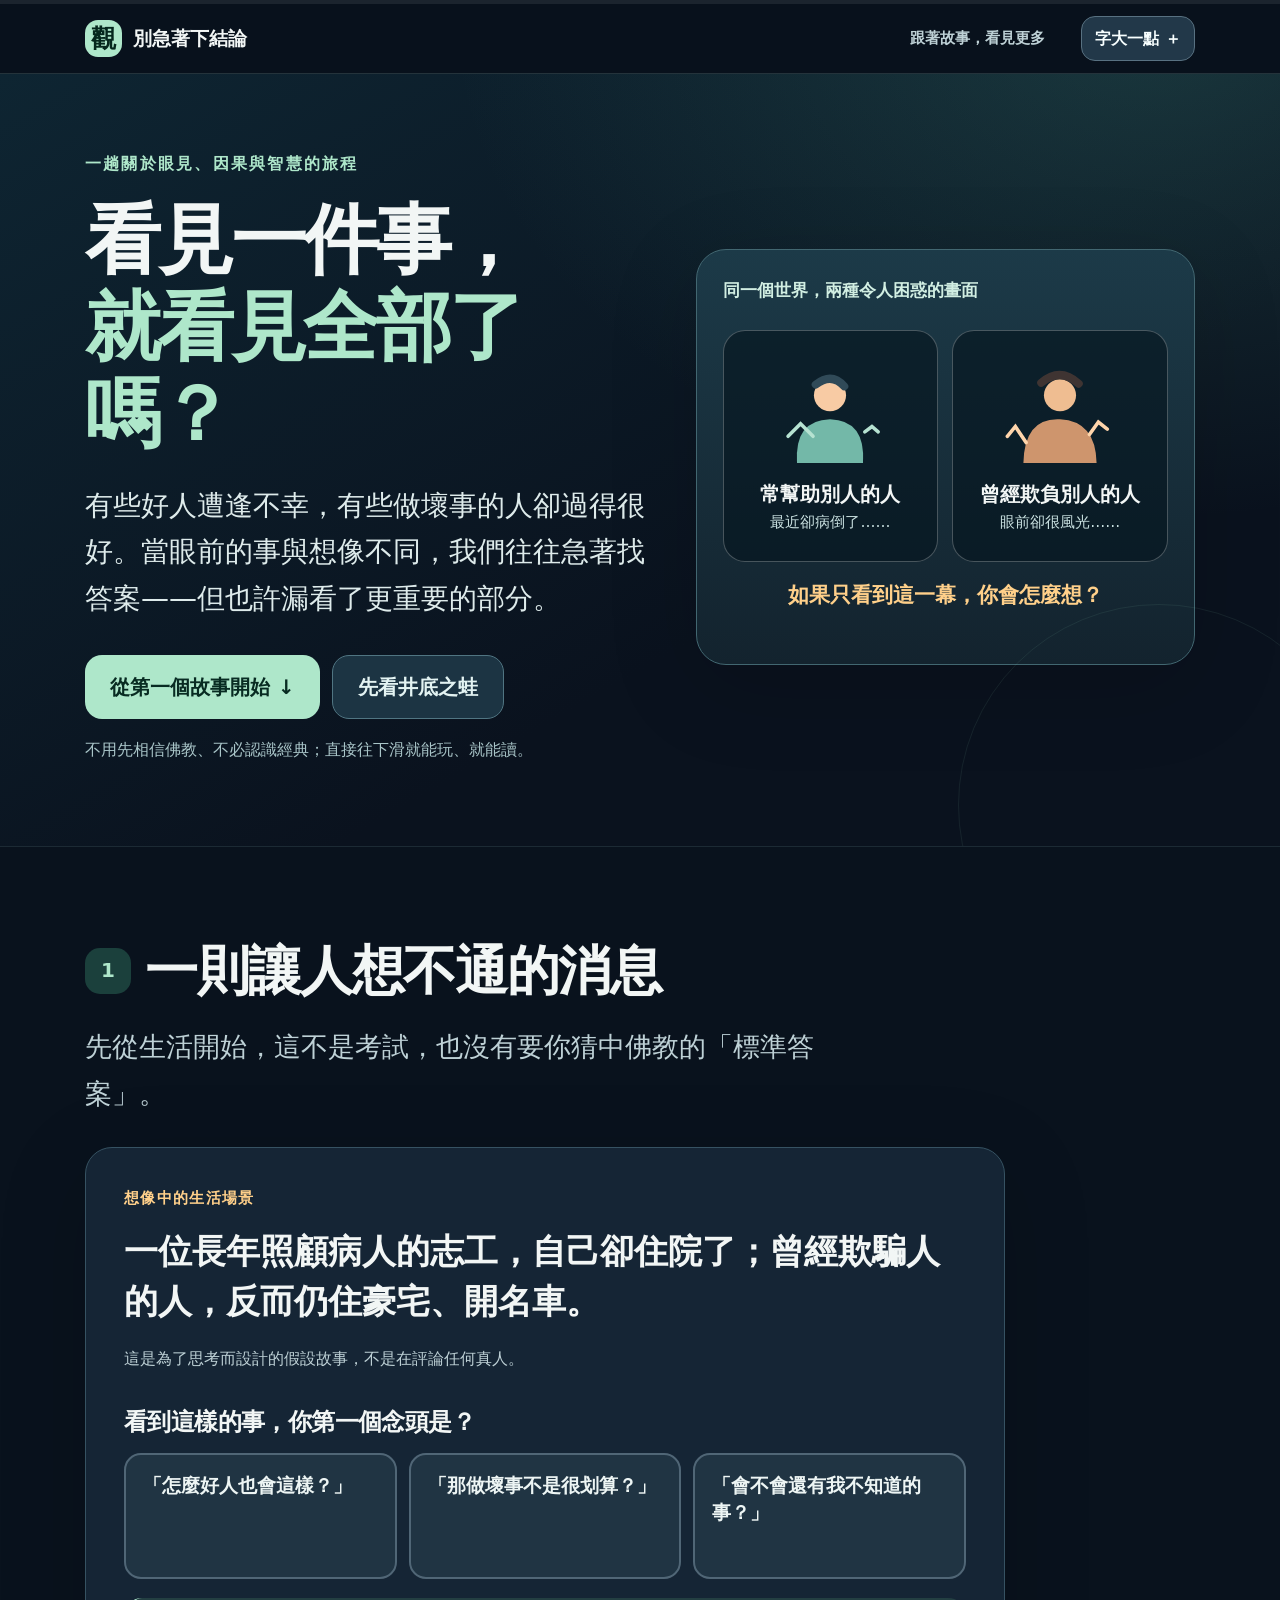
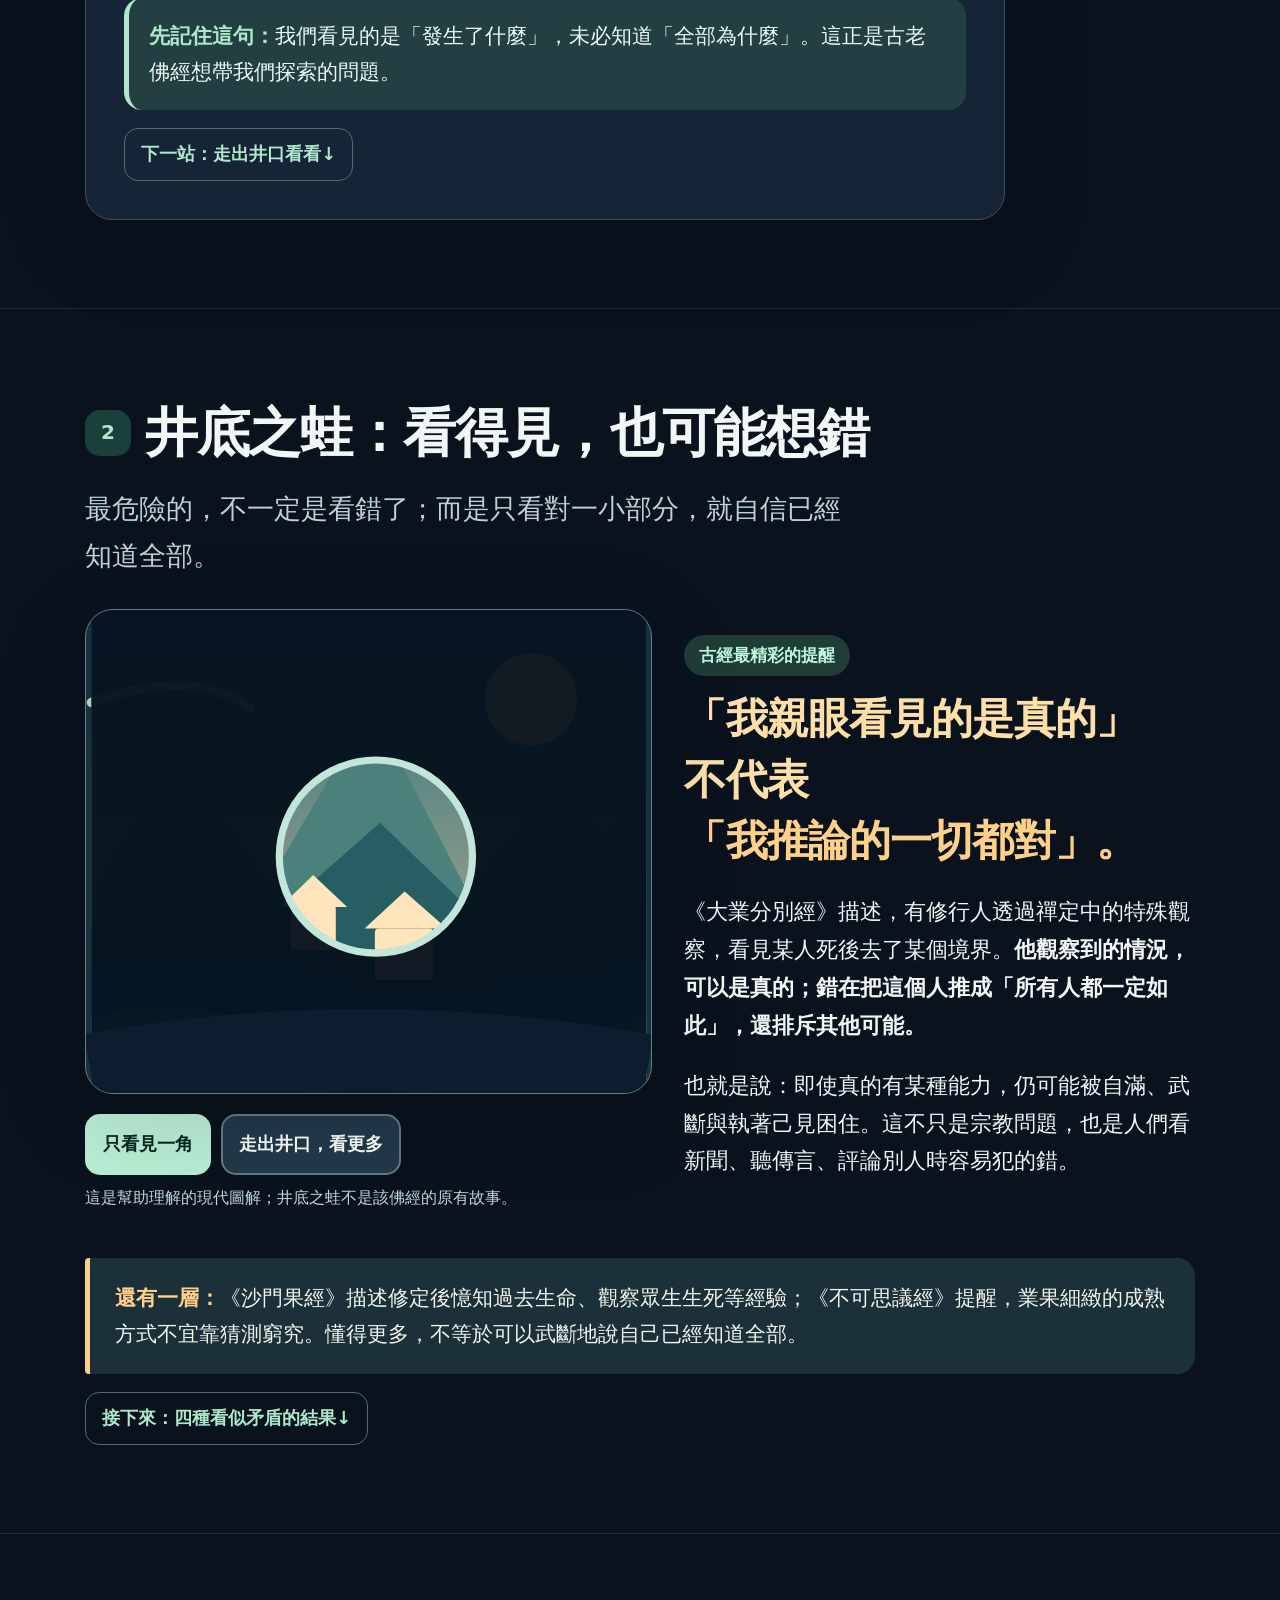
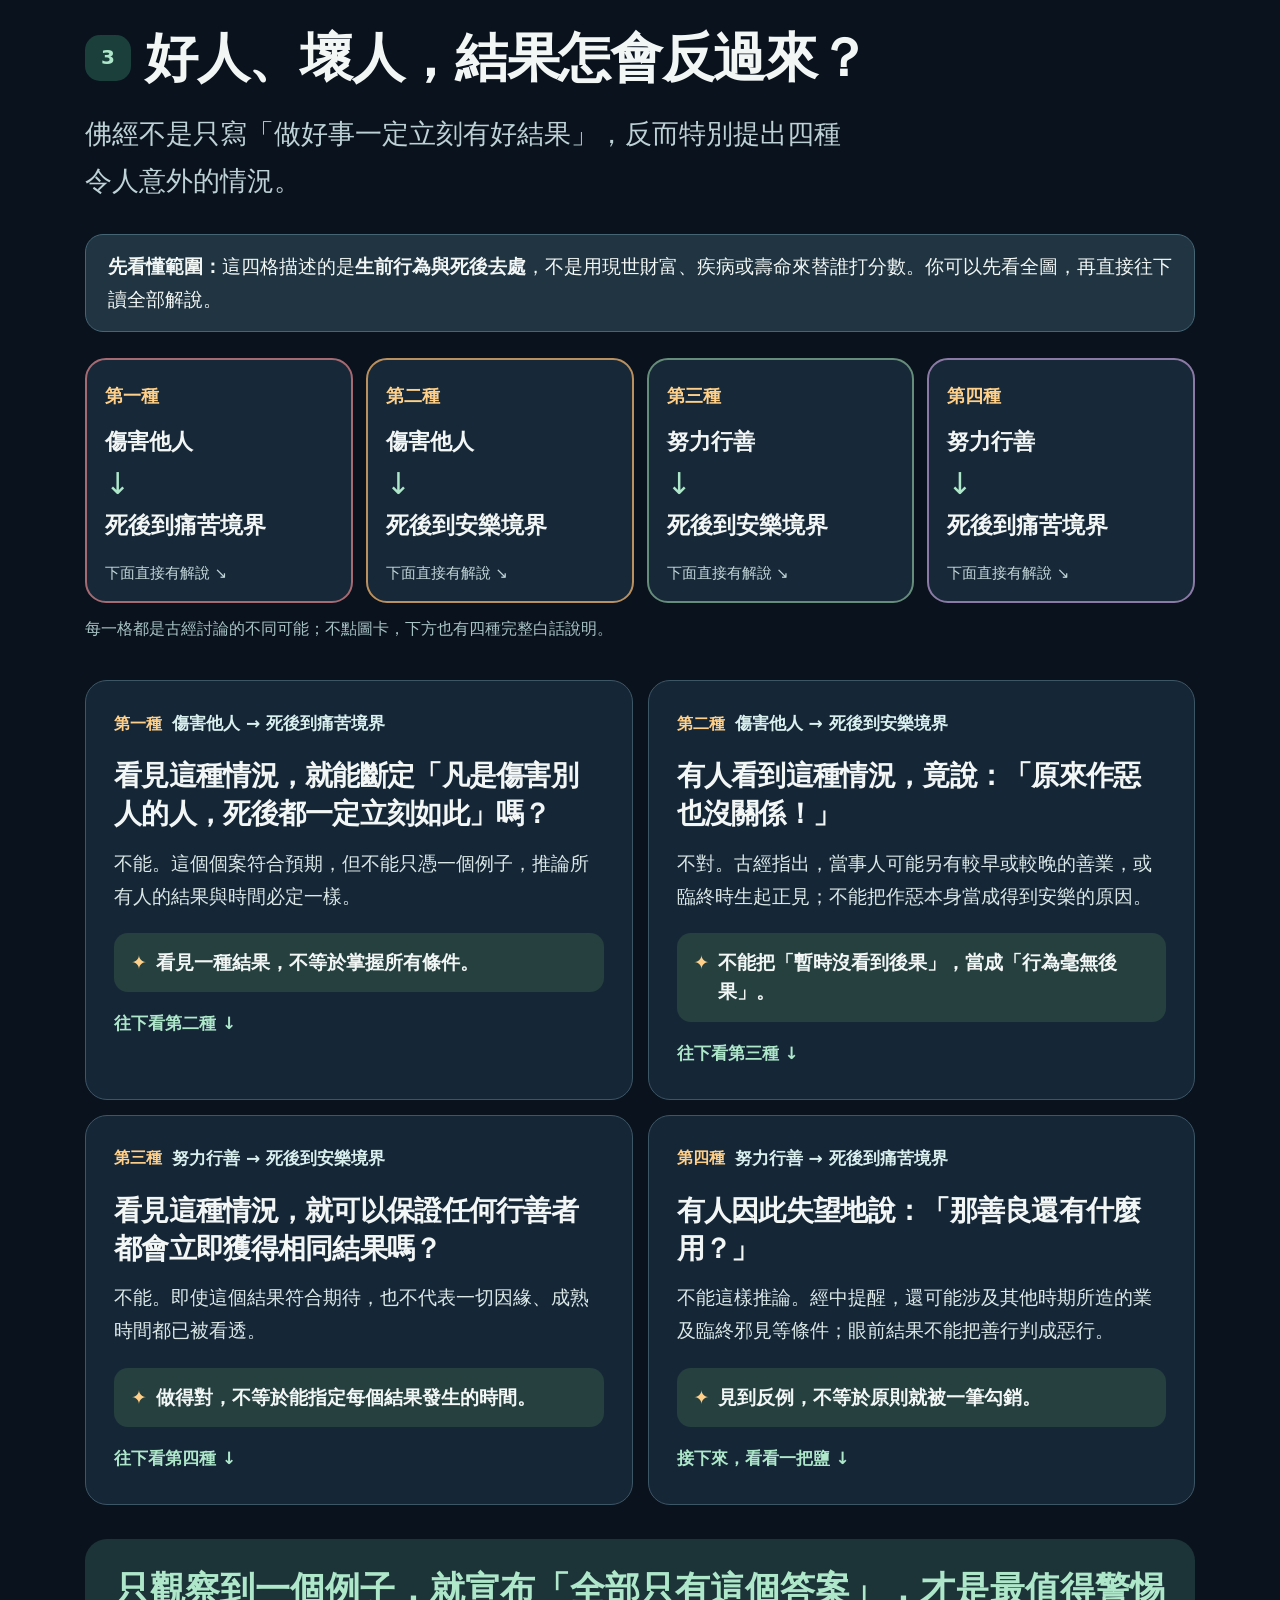
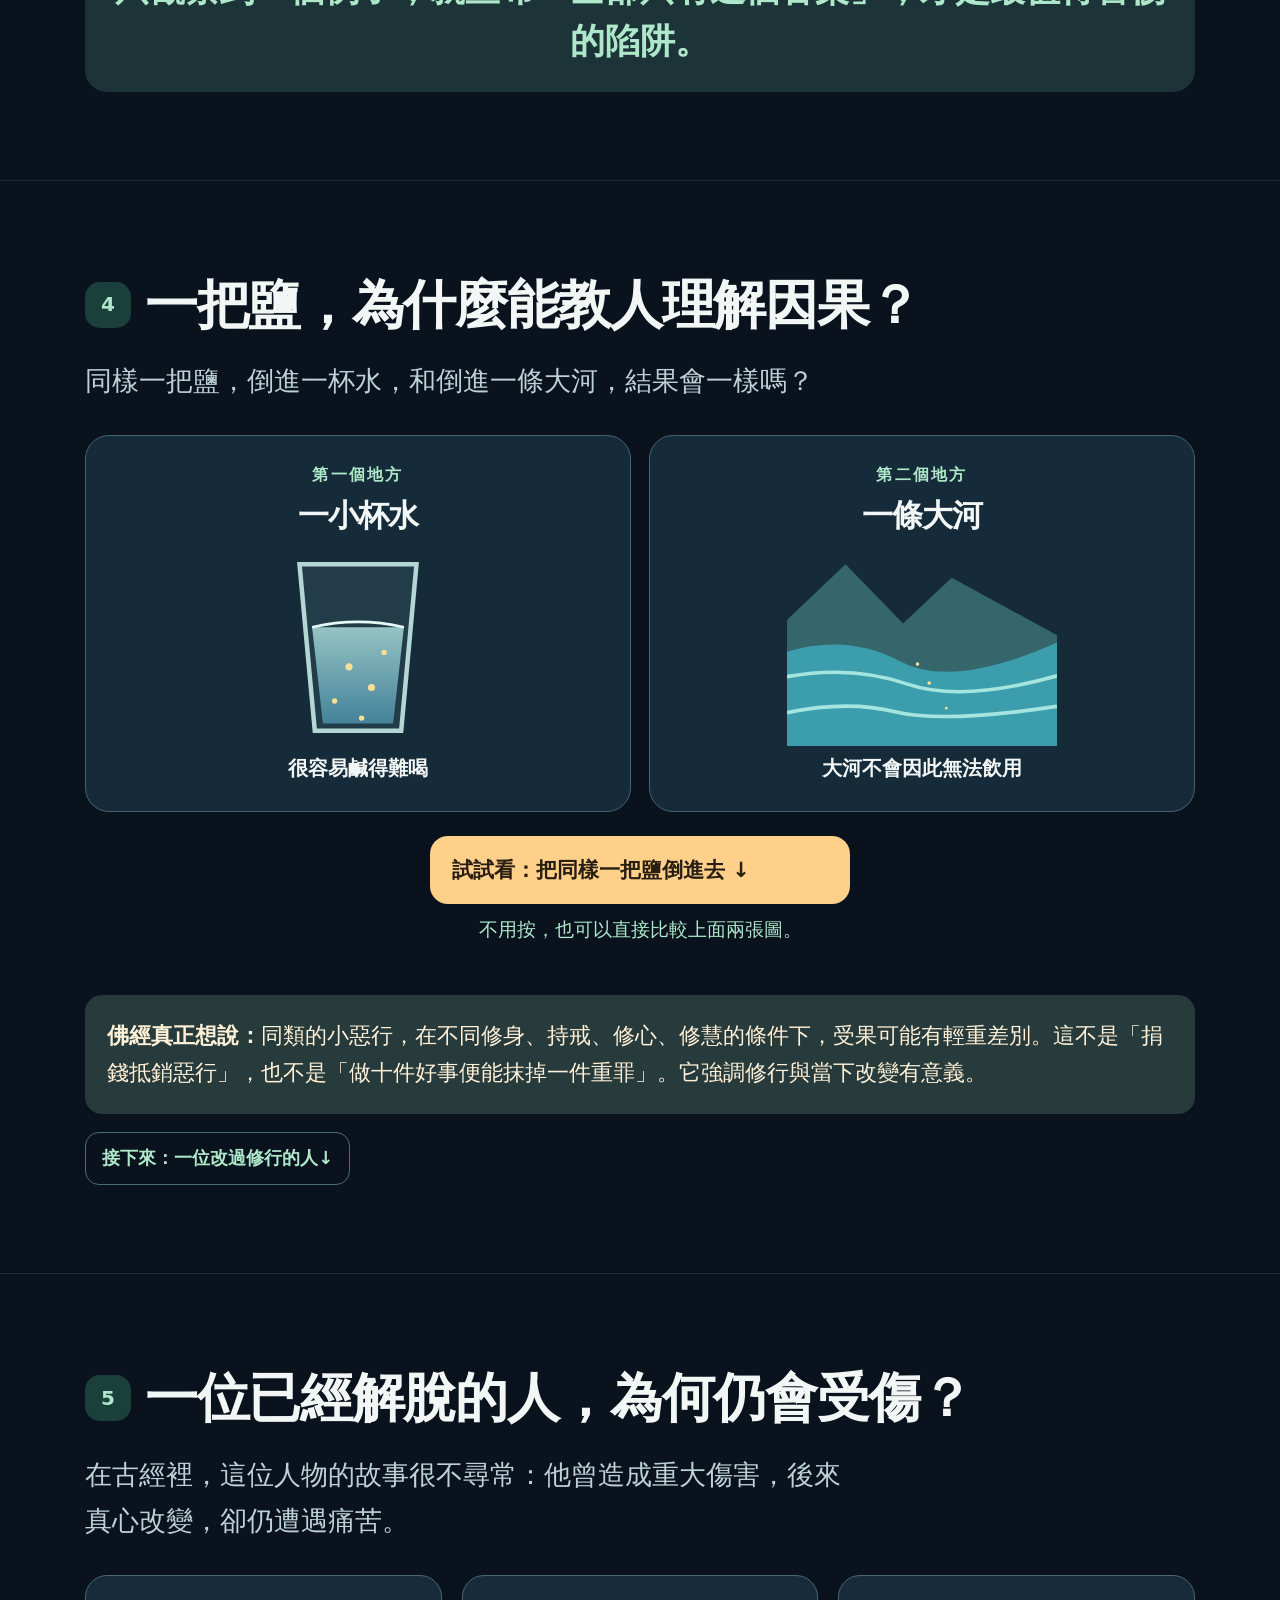
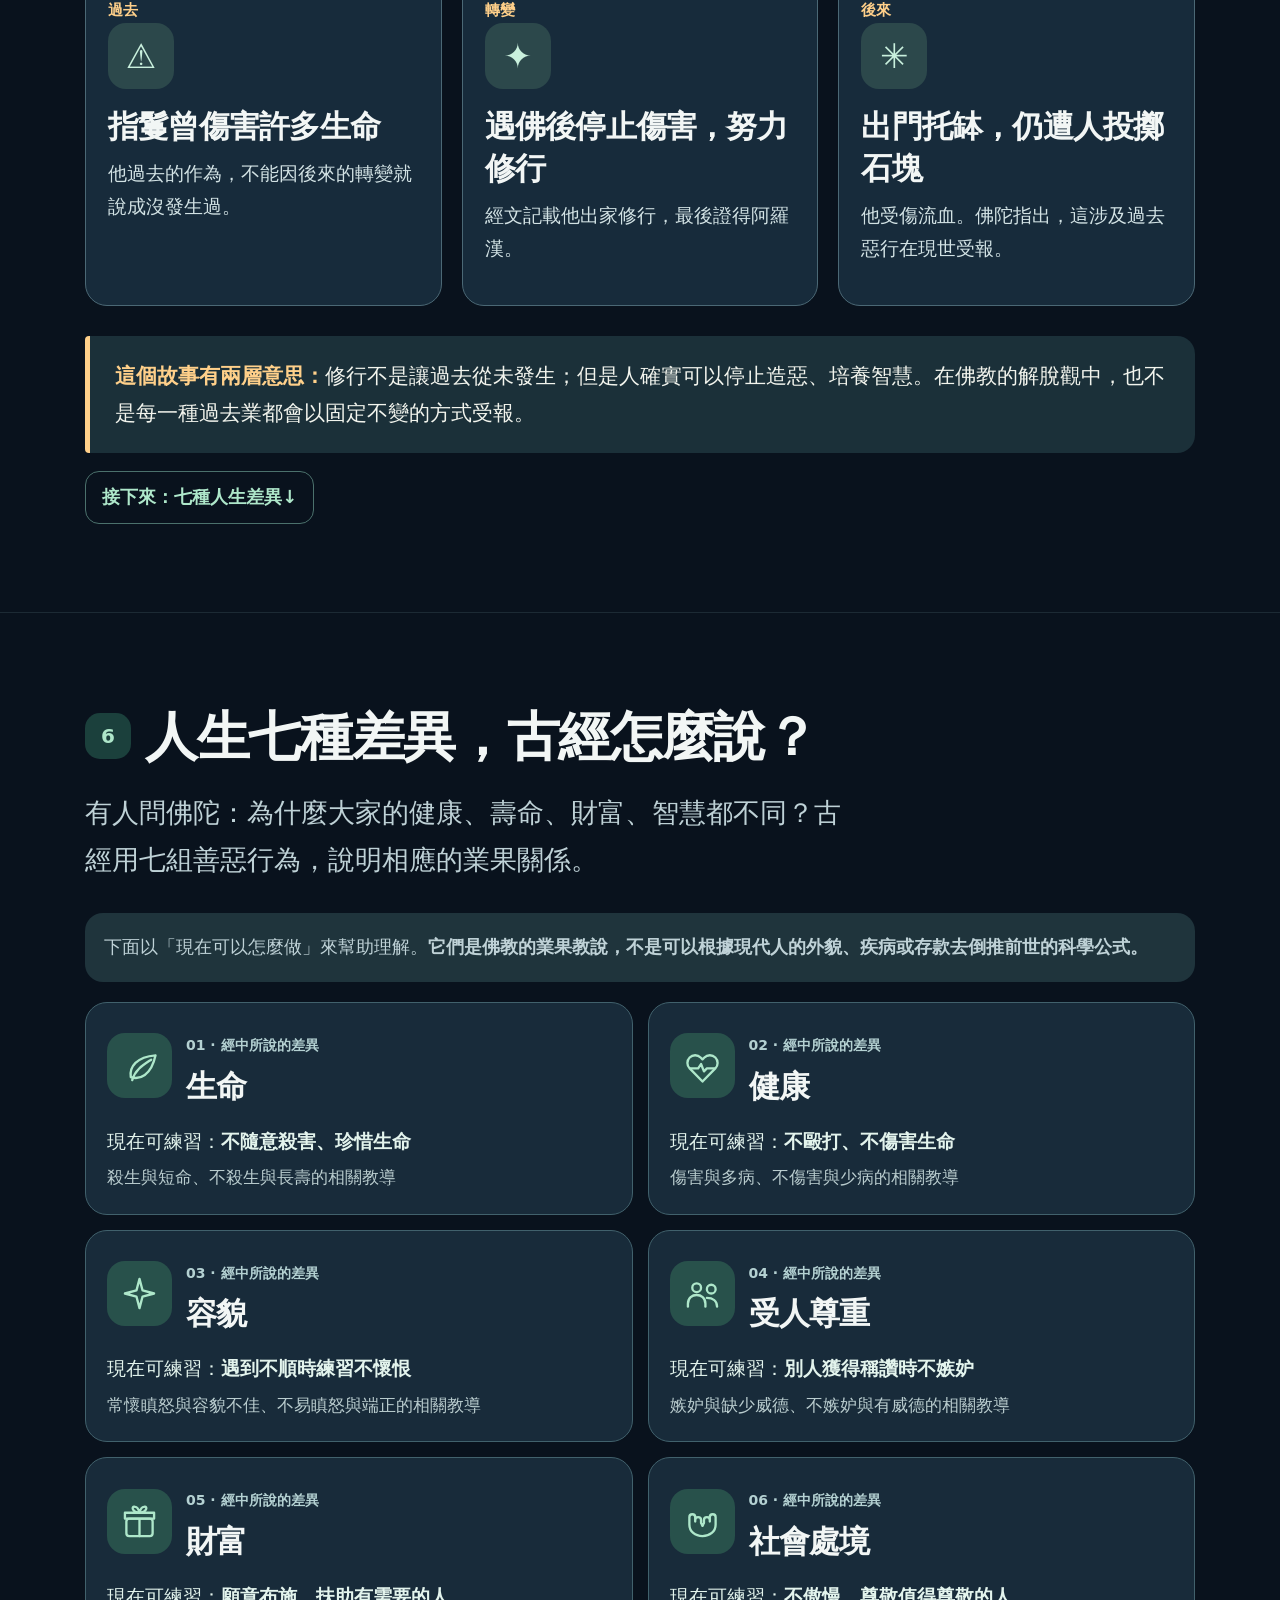
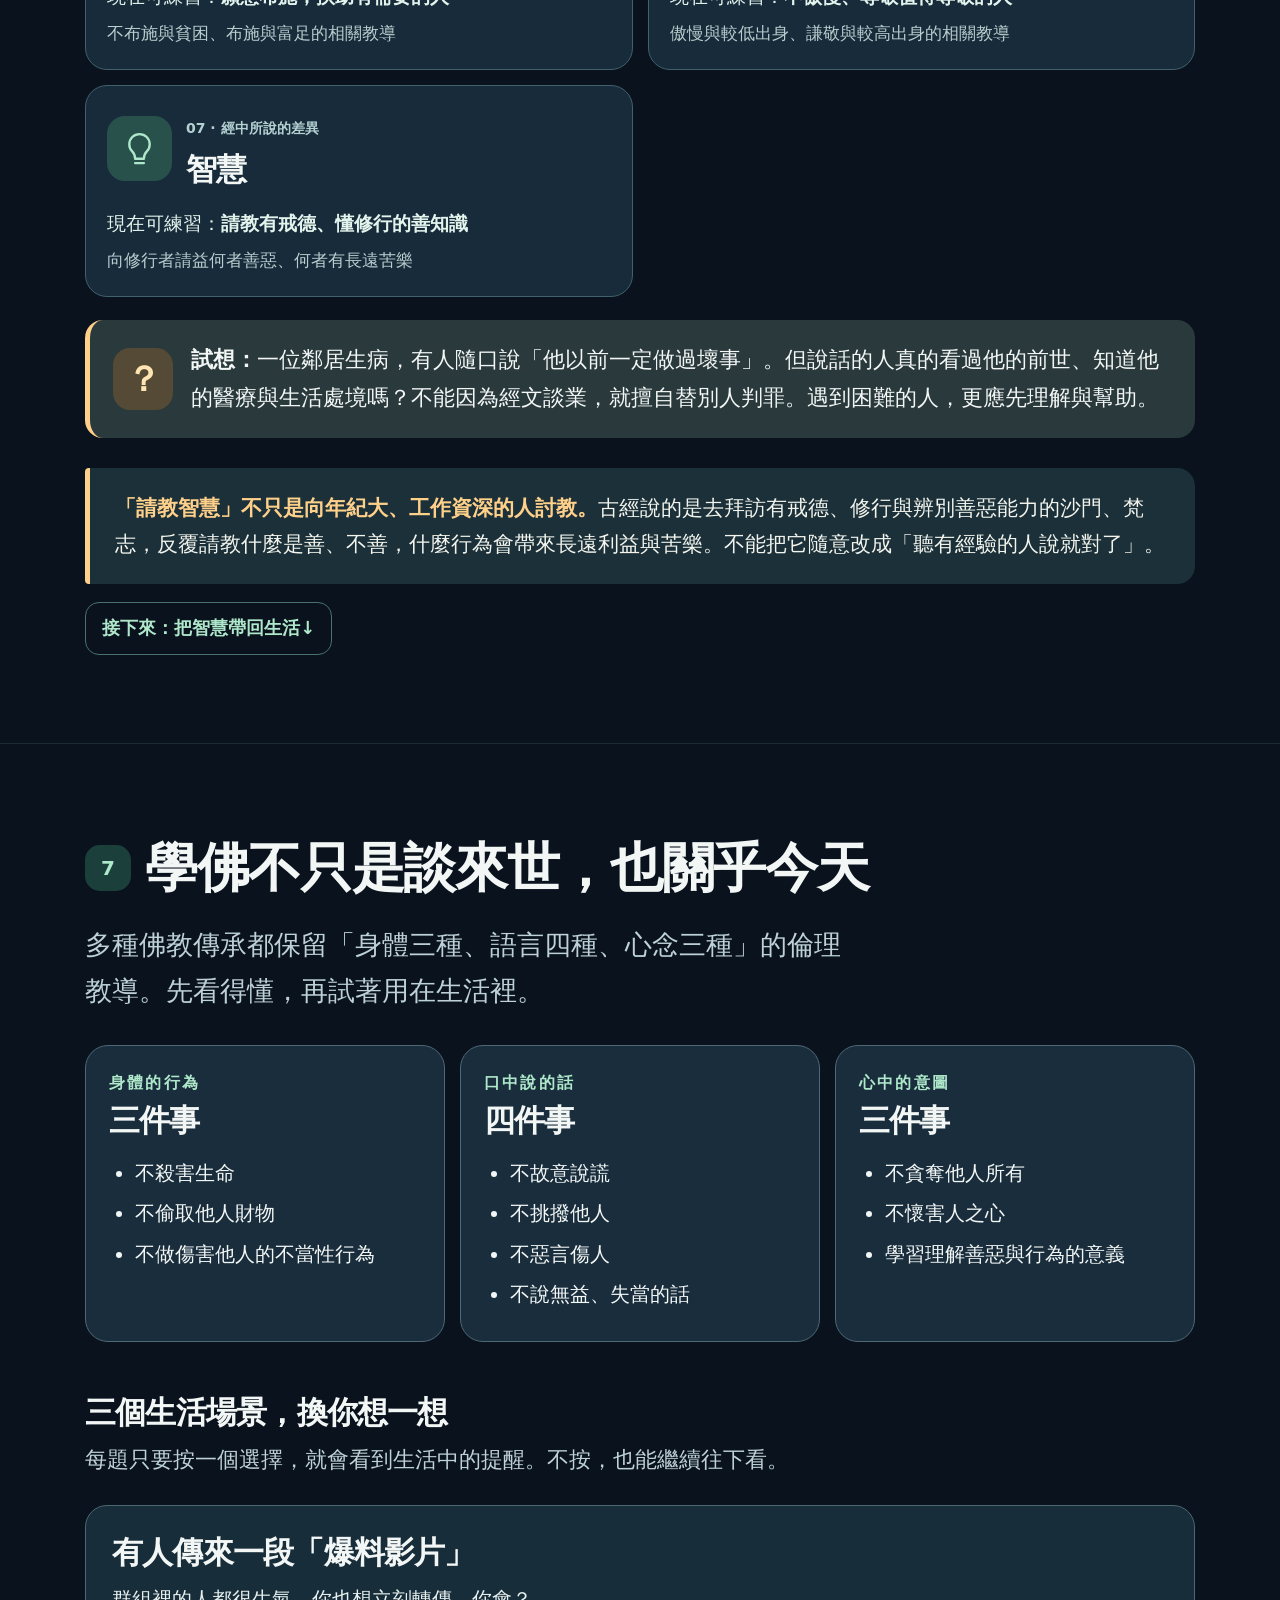
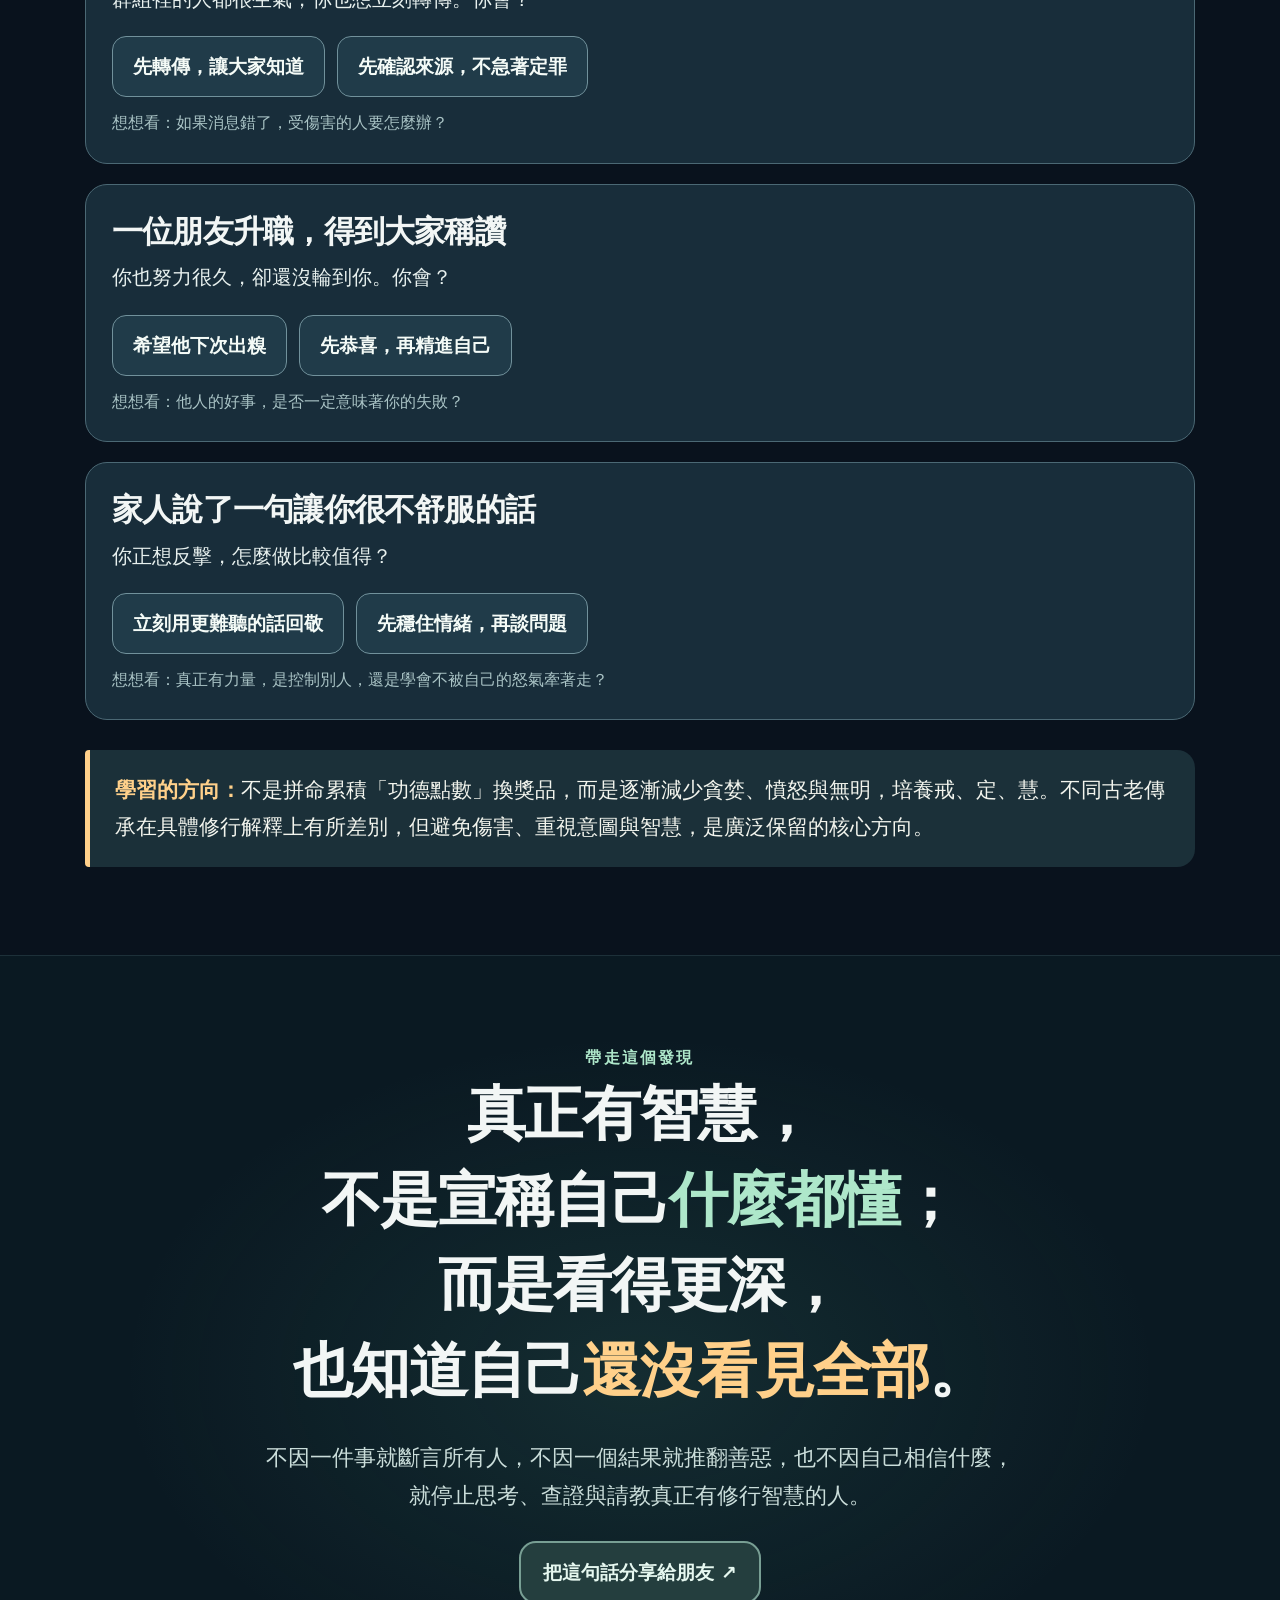
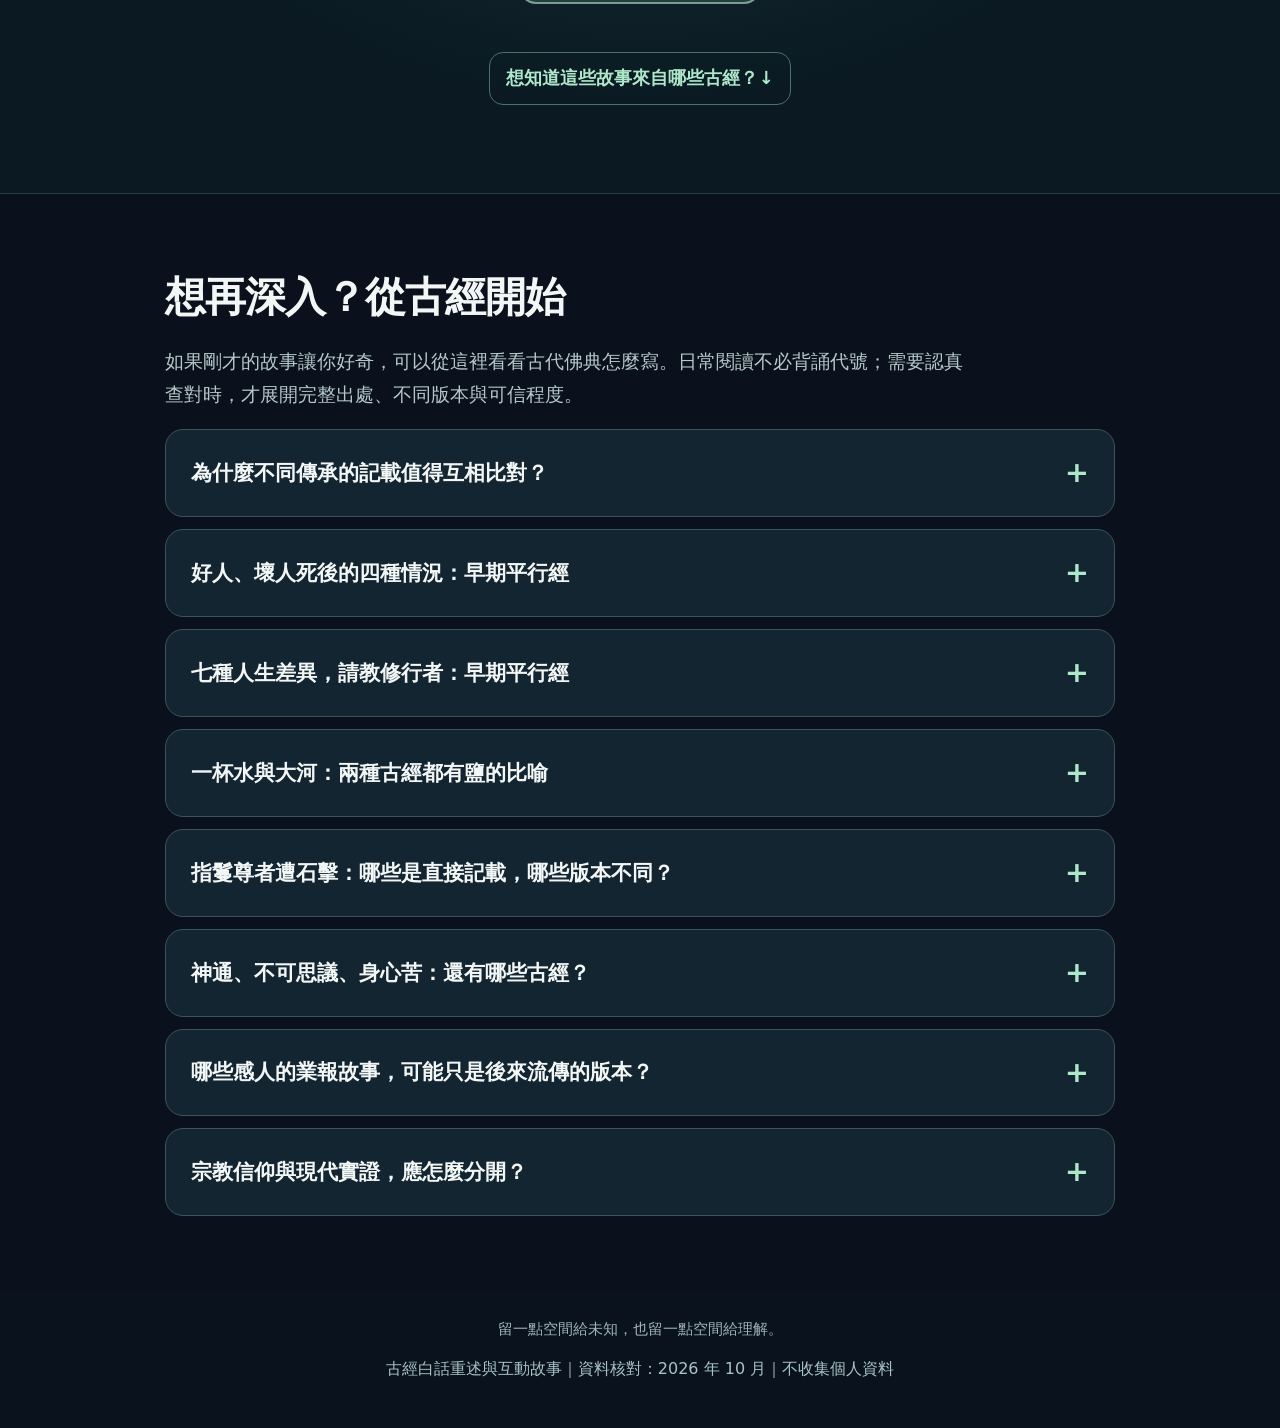
<file: versions/07-story-game.html>
<!doctype html>
<html lang="zh-Hant-TW">
<head>
<meta charset="utf-8">
<meta name="viewport" content="width=device-width, initial-scale=1, viewport-fit=cover">
<meta name="theme-color" content="#0a111c">
<meta name="description" content="看見一角，不等於看見全部。用生活故事、視野挑戰、四種結果、鹽水實驗，輕鬆認識古老佛典中的因果與智慧。">
<title>別急著下結論｜佛法互動故事</title>
<style>
:root{color-scheme:dark;--bg:#09121d;--bg2:#101d2a;--panel:#152535;--panel2:#1b3040;--stroke:#365262;--text:#f2f6f5;--muted:#bed1d6;--green:#aee7ca;--green2:#163b35;--gold:#ffd08a;--red:#f9a79e;--purple:#c6b3ed;--blue:#8fc9e1;--font:22px;--shadow:0 22px 90px rgba(0,0,0,.15);--radius:27px}
*{box-sizing:border-box}html{scroll-behavior:smooth;scroll-padding-top:86px}body{margin:0;background:var(--bg);color:var(--text);font-family:system-ui,-apple-system,"PingFang TC","Microsoft JhengHei",sans-serif;font-size:var(--font);line-height:1.72;overflow-wrap:break-word;-webkit-text-size-adjust:100%}button,input{font:inherit}button,a{-webkit-tap-highlight-color:transparent}a{color:var(--green)}:focus-visible{outline:3px solid #ffdf9c;outline-offset:4px}button{cursor:pointer}button:disabled{cursor:not-allowed;opacity:.65}strong{font-weight:800}p{margin:0 0 1em}.wrap{width:min(1110px,calc(100% - 44px));margin-inline:auto}section{scroll-margin-top:88px}h1,h2,h3{line-height:1.35;letter-spacing:-.025em}h2{font-size:clamp(33px,4.5vw,53px);margin:0 0 20px}h3{font-size:clamp(23px,2.6vw,31px)}small,.small{font-size:.77em}.text-muted{color:var(--muted)}.eyebrow{font-size:16px;font-weight:850;color:var(--green);letter-spacing:.14em}.gold{color:var(--gold)}.green{color:var(--green)}.big-quote{font-size:clamp(27px,3.7vw,42px);font-weight:850;line-height:1.45;letter-spacing:-.02em;margin:0}.chapter{padding:88px 0;border-top:1px solid rgba(151,201,204,.13)}.chapter-lead{font-size:clamp(21px,2.5vw,27px);max-width:760px;color:var(--muted);margin-bottom:30px}.chapter-heading{display:flex;align-items:center;gap:14px;margin-bottom:18px}.chapter-heading h2{margin:0}.count{width:46px;aspect-ratio:1;border-radius:15px;background:#1b403c;color:var(--green);display:inline-grid;place-items:center;font-size:20px;font-weight:850;flex-shrink:0}.site-top{position:sticky;top:0;z-index:20;background:rgba(9,18,29,.96);backdrop-filter:blur(14px);border-bottom:1px solid rgba(154,195,193,.19)}.top-progress{height:4px;background:rgba(255,255,255,.08)}.top-progress>div{height:100%;width:0;background:linear-gradient(90deg,#6ac9af,#fbd6a1);transition:width .1s}.top-inner{width:min(1110px,calc(100% - 34px));min-height:69px;margin:auto;display:flex;align-items:center;gap:12px}.brand-mark{width:37px;height:37px;border-radius:13px;color:#05271d;background:var(--green);display:grid;place-items:center;font-size:25px;font-weight:950;line-height:1}.brand{display:flex;align-items:center;gap:11px;text-decoration:none;color:var(--text)}.brand strong{font-size:19px;line-height:1.2}.top-hint{margin-left:auto;color:var(--muted);font-size:15px;font-weight:750;white-space:nowrap}.font-btn{margin-left:12px;background:#223849;color:#f8ffff;border:1px solid #587181;border-radius:14px;padding:8px 13px;font-size:16px;font-weight:800;min-height:45px}.hero{position:relative;overflow:hidden;padding:76px 0 82px;background:radial-gradient(ellipse at 90% -8%,rgba(64,140,129,.27),transparent 43%),linear-gradient(150deg,#0e2532,#0a121e 64%)}.hero::after{content:'';position:absolute;right:-80px;bottom:-160px;width:400px;height:400px;border:1px solid rgba(166,239,205,.08);border-radius:50%;pointer-events:none}.hero-inner{display:grid;grid-template-columns:1.07fr .93fr;gap:36px;align-items:center}.hero h1{font-size:clamp(46px,6vw,76px);font-weight:950;line-height:1.15;margin:18px 0 25px;letter-spacing:-.042em}.hero h1 em{color:var(--green);font-style:normal}.hero-desc{font-size:clamp(22px,2.35vw,28px);color:#deebeb;max-width:590px;line-height:1.67}.hero-actions{display:flex;flex-wrap:wrap;gap:12px;margin-top:32px}.primary,.secondary{border:0;text-decoration:none;display:inline-flex;align-items:center;justify-content:center;gap:8px;padding:14px 25px;min-height:62px;border-radius:17px;font-size:20px;font-weight:900}.primary{background:var(--green);color:#082b22}.primary:hover{background:#c9f4df}.secondary{background:#1c3443;color:#e3f3f2;border:1px solid #507582}.secondary:hover{background:#264353}.hero-foot{margin-top:17px;color:#a9c5c8;font-size:16px}.hero-art{position:relative;border:1px solid #426771;border-radius:30px;background:linear-gradient(180deg,#1c3a48,#13232e);min-height:416px;overflow:hidden;box-shadow:var(--shadow);padding:26px}.hero-art .art-label{font-size:17px;font-weight:850;color:#d1eee2;position:relative;z-index:2}.art-view{display:grid;grid-template-columns:1fr 1fr;gap:14px;margin-top:25px;position:relative;z-index:2}.art-card{padding:20px 14px;min-height:232px;display:flex;flex-direction:column;align-items:center;justify-content:center;text-align:center;border-radius:22px;border:1px solid rgba(255,255,255,.25);background:rgba(6,21,31,.64)}.art-card b{font-size:20px;margin:12px 0 3px;line-height:1.32}.art-card span{color:#c9e0e0;font-size:15px;line-height:1.5}.art-person{width:116px;max-width:100%;height:110px}.art-bottom{font-weight:900;font-size:21px;text-align:center;margin:15px 0 0;color:var(--gold)}.common-panel{background:var(--panel);border:1px solid var(--stroke);border-radius:var(--radius);padding:clamp(22px,4vw,38px);box-shadow:var(--shadow)}.news-panel{max-width:920px}.news-line{font-size:15px;color:var(--gold);font-weight:900;letter-spacing:.09em;margin-bottom:14px}.news-title{font-size:clamp(24px,3vw,34px);font-weight:900;line-height:1.48;margin-bottom:18px}.news-meta{color:var(--muted);font-size:16px}.pick-title{font-weight:850;font-size:24px;margin:34px 0 14px}.choice-grid{display:grid;grid-template-columns:repeat(3,1fr);gap:12px}.choice{border:2px solid #506676;color:#edf5f4;background:#203443;text-align:left;border-radius:17px;min-height:126px;padding:17px;font-size:19px;font-weight:800;line-height:1.46;transition:background .2s,transform .2s}.choice:hover,.choice:focus-visible{background:#2b4b56;transform:translateY(-2px)}.choice[aria-pressed="true"]{border-color:var(--gold);background:#3a403e}.response{margin-top:19px;padding:20px;border-radius:18px;background:#233f42;color:#ecf9f4;border-left:5px solid var(--green);font-size:21px;min-height:96px}.response b{color:var(--green)}.plain-note{background:#1b3039;border-left:5px solid var(--gold);border-radius:4px 18px 18px 4px;padding:22px 25px;color:#f2f4ed;margin-top:30px;font-size:21px}.plain-note p:last-child{margin-bottom:0}.spotlight{display:grid;grid-template-columns:1fr .9fr;gap:32px;align-items:center}.well-visual{position:relative;border:1px solid #648078;border-radius:28px;overflow:hidden;background:#183140;box-shadow:var(--shadow);aspect-ratio:1.17;display:grid;place-items:center}.well-scene{width:100%;height:100%;display:block}.well-shade{transition:opacity .5s ease;pointer-events:none}.well-visual.see-full .well-shade{opacity:0}.well-control{display:flex;gap:10px;flex-wrap:wrap;margin-top:20px}.well-control button{border:2px solid #5c7d83;padding:13px 16px;color:#f4fbf8;background:#223948;border-radius:15px;font-weight:850;font-size:18px;min-height:54px}.well-control button.active{background:#b9ecd4;color:#092820;border-color:#b9ecd4}.truth-pill{display:inline-block;background:#1f3d37;color:#c0f6df;padding:6px 15px;border-radius:999px;font-weight:800;font-size:17px;margin-bottom:13px}.well-copy .big-quote{color:#ffdfa8}.well-caption{font-size:16px;color:#bfd6dc;margin-top:9px}.matrix-explainer{padding:15px 22px;background:#203541;border-radius:18px;margin:24px 0 26px;border:1px solid #456575;font-size:19px}.matrix-grid{display:grid;grid-template-columns:repeat(4,minmax(0,1fr));gap:13px}.matrix-card{text-decoration:none;border:2px solid #587182;background:#172938;border-radius:21px;min-height:245px;padding:21px 18px 17px;color:var(--text);display:flex;flex-direction:column;gap:3px;transition:transform .18s,background .18s}.matrix-card:hover{transform:translateY(-3px);background:#203849}.matrix-index{color:var(--gold);font-weight:900;font-size:18px}.matrix-act{font-size:22px;font-weight:850;margin-top:13px;line-height:1.4}.matrix-arrow{font-size:30px;line-height:1.2;color:var(--green);margin:5px 0}.matrix-out{font-size:23px;line-height:1.37}.matrix-cue{font-size:14px;line-height:1.35;margin-top:auto;color:#c3d5d9;padding-top:13px}.m-red{border-color:#a66a72}.m-orange{border-color:#ba905e}.m-green{border-color:#658d79}.m-violet{border-color:#8c7aa6}.story-wrap{margin-top:38px;display:grid;grid-template-columns:1fr 1fr;gap:15px}.story-card{background:#152637;border:1px solid #3d5666;border-radius:22px;padding:28px;scroll-margin-top:95px}.story-card h3{margin:19px 0 14px;font-size:clamp(23px,2.3vw,28px)}.story-card p{font-size:19px;color:#dbe8e7;line-height:1.72}.story-top{display:flex;align-items:center;flex-wrap:wrap;gap:10px}.story-num{font-size:16px;color:var(--gold);font-weight:900;white-space:nowrap}.story-plain{font-size:17px;color:#d9f0ef;font-weight:850}.story-key{margin-top:21px;padding:15px 17px;border-radius:14px;background:#25403f;font-size:19px;line-height:1.54;display:flex;gap:9px}.key-symbol{color:var(--gold)}.next-inline{display:inline-block;font-size:17px;font-weight:800;margin-top:17px;text-decoration:none}.chapter-conclusion{text-align:center;margin-top:34px;padding:24px;background:#1c3438;border-radius:22px;font-size:clamp(24px,3vw,35px);line-height:1.5;font-weight:900;color:var(--green)}.salt-card{display:grid;grid-template-columns:1fr 1fr;gap:18px}.salt-scene{border:1px solid #456470;border-radius:24px;background:#162b39;padding:25px 18px;display:flex;flex-direction:column;align-items:center;text-align:center}.salt-scene h3{margin:7px 0 6px}.salt-scene .small{color:#c3d7d7}.salt-svg{display:block;width:100%;max-width:270px;min-height:208px}.salt-scene p{font-size:20px;margin:0}.salt-main{margin:24px auto 12px;display:block;width:100%;max-width:420px}.salt-button{border:0;background:var(--gold);color:#281e12;padding:16px 22px;border-radius:18px;font-weight:900;min-height:64px;width:100%;font-size:21px}.salt-result{min-height:60px;text-align:center;font-size:19px;color:var(--green);margin-top:9px}.salt-fall{transform-origin:50% 0%;animation:fall .8s ease-out 1}.salt-fall .salt-drop{opacity:1}.salt-drop{opacity:0}@keyframes fall{0%{transform:translateY(-55px);opacity:1}100%{transform:translateY(35px);opacity:0}}.salt-explain{margin-top:22px;padding:22px;border-radius:17px;background:#273a3c;color:#fff1d7}.timeline{display:grid;grid-template-columns:repeat(3,1fr);gap:20px;margin-top:27px}.time-card{padding:22px;border:1px solid #4b6875;border-radius:22px;background:#172b3b;position:relative}.time-icon{font-size:34px;width:66px;height:66px;border-radius:18px;display:grid;place-items:center;background:#2c484b;color:#c9f0dd}.time-card h3{margin:17px 0 9px}.time-card p{font-size:19px;color:#d2e2e4}.time-number{font-size:15px;color:var(--gold);font-weight:900}.seven-legend{font-size:18px;color:#bfd2d7;background:#1f343c;border-radius:18px;padding:19px;margin:20px 0}.seven-grid{display:grid;grid-template-columns:repeat(2,minmax(0,1fr));gap:15px}.seven-card{border:1px solid #41616c;background:#182b3a;border-radius:22px;padding:21px}.seven-title{display:flex;gap:14px;align-items:center}.seven-icon{width:65px;height:65px;min-width:65px;display:grid;place-items:center;border-radius:18px;background:#28514b;color:var(--green)}.line-icon{width:35px;height:35px}.seven-no{font-size:14px;font-weight:800;color:#b4d1d2}.seven-title h3{margin:4px 0 0}.seven-do{font-size:19px;color:#e3f4ed;margin:17px 0 6px}.seven-text{font-size:17px;color:#b9ccce;margin:0}.seven-foot{margin-top:23px;display:grid;grid-template-columns:60px 1fr;gap:18px;align-items:center;padding:21px 23px;border-radius:18px;background:#29393c;border-left:5px solid var(--gold)}.seven-foot .questionmark{border-radius:17px;background:#554a35;color:#ffe5b3;font-size:35px;font-weight:900;display:grid;place-items:center;height:62px}.seven-foot p{margin:0}.ten-row{display:grid;grid-template-columns:repeat(3,1fr);gap:15px}.ten-col{border:1px solid #4e6975;border-radius:23px;padding:23px;background:#192d3c}.ten-col h3{margin:4px 0 14px}.ten-col ul{padding-left:1.3em;margin:0;font-size:20px}.ten-col li{margin-bottom:6px}.quick-games{display:grid;grid-template-columns:1fr;gap:20px;margin-top:26px}.mini-game{background:#182d3a;border:1px solid #4b6874;border-radius:22px;padding:26px}.mini-game h3{margin:0 0 8px}.mini-game p{font-size:20px;color:#e7f0ee}.mini-answers{display:flex;flex-wrap:wrap;gap:12px;margin-top:18px}.mini-answers button{border:1px solid #71919b;border-radius:14px;background:#203b49;color:#f4fbf7;font-size:19px;font-weight:800;padding:13px 20px;min-height:58px}.mini-answers button[aria-pressed="true"]{border:2px solid var(--gold);background:#4a4738}.mini-result{font-size:19px;margin-top:17px;border-left:4px solid var(--green);padding:12px 18px;background:#234044;border-radius:3px 15px 15px 3px;color:#eff8f5}.mini-result:empty{display:none}.closing{background:radial-gradient(ellipse at center,rgba(77,157,135,.15),transparent 57%),#0a1922;text-align:center}.closing .big-quote{font-size:clamp(34px,5vw,59px);max-width:860px;margin:auto}.closing p{font-size:22px;color:#caddda;max-width:760px;margin:26px auto}.share-btn{min-height:62px;font-size:19px;font-weight:900;border:2px solid #789f94;border-radius:17px;background:#243e3e;color:#e6f8f0;padding:13px 22px}.share-feedback{font-size:18px;color:var(--green);min-height:30px}.sources{padding:76px 0;background:#0a111c;border-top:1px solid #243e47}.sources h2{font-size:clamp(29px,3.5vw,41px)}.sources .section-intro{color:#b5c8c9;max-width:800px;font-size:19px}.source-box{max-width:950px;margin:auto}.source-group{border:1px solid #3a535d;background:#142532;border-radius:18px;margin-top:12px;overflow:hidden}.source-group summary{padding:18px 25px;cursor:pointer;list-style:none;font-size:21px;font-weight:850;display:flex;gap:15px;align-items:center;justify-content:space-between}.source-group summary::-webkit-details-marker{display:none}.source-group summary::after{content:'+';color:var(--green);font-size:29px}.source-group[open] summary::after{content:'−'}.source-body{border-top:1px solid #3b5962;padding:20px 25px;font-size:18px;color:#d7e5e5}.source-body ul{padding-left:1.35em}.source-body li{margin-bottom:9px}.source-body a{font-weight:700;word-break:break-word}.source-body p:last-child{margin-bottom:0}.footer{color:#9eb5b8;font-size:15px;padding:25px 0 45px;text-align:center}.reading-progress{color:var(--green);font-size:14px;font-weight:850;white-space:nowrap}.muted-line{margin-top:12px;font-size:16px;color:#a9c3c5}.sr-only{position:absolute;width:1px;height:1px;padding:0;margin:-1px;overflow:hidden;clip:rect(0,0,0,0);white-space:nowrap;border:0}button[data-js]{display:none}.js-ready button[data-js]{display:inline-flex}#quiz-cta{margin-top:20px}.foot-cta{display:inline-flex;align-items:center;justify-content:center;padding:10px 16px;color:var(--green);font-weight:850;text-decoration:none;border:1px solid #4b716c;border-radius:14px;margin-top:18px;font-size:18px}.light-mode{--bg:#f4f5f0;--bg2:#eaf2ec;--panel:#ffffff;--panel2:#e5efe8;--text:#172a2d;--muted:#35575b;--green:#007354;--green2:#dbf1e4;--gold:#a75808;--stroke:#b3c6c2;color-scheme:light}.light-mode .chapter{border-color:#cadad5}.light-mode .common-panel,.light-mode .seven-card,.light-mode .ten-col,.light-mode .story-card,.light-mode .mini-game,.light-mode .source-group{background:#fff;color:#193338}.light-mode .site-top{background:rgba(245,249,245,.97)}.light-mode .brand,.light-mode .top-hint{color:#1b3436}.light-mode .font-btn{background:#dcece5;color:#1a3a34}.light-mode .chapter-lead,.light-mode .news-meta,.light-mode .seven-text,.light-mode .seven-no{color:#35575b}.light-mode .story-card p,.light-mode .ten-col li,.light-mode .mini-game p,.light-mode .closing p{color:#294b50}.light-mode .matrix-card{background:#fff;color:#243c43}.light-mode .matrix-cue{color:#34545a}.light-mode .matrix-explainer,.light-mode .seven-legend{background:#e5f0ea;color:#294e4b}.light-mode .source-body{color:#24494e}.light-mode .chapter-conclusion{background:#dcefe6}.light-mode .plain-note{background:#fff3df;color:#3d3b2a}.light-mode .hero{color:#f2f6f5}.light-mode .response{color:#ecf9f4}.light-mode .news-panel .response{color:#ecf9f4}
@media(max-width:890px){.hero-inner{grid-template-columns:1fr}.hero-art{max-width:580px;min-height:auto;width:100%;margin:auto}.spotlight{grid-template-columns:1fr}.matrix-grid{grid-template-columns:repeat(2,minmax(0,1fr))}.story-wrap{grid-template-columns:1fr}.seven-grid{grid-template-columns:1fr}.timeline{grid-template-columns:1fr}.ten-row{grid-template-columns:1fr}.ten-col ul{columns:2}.chapter{padding:68px 0}}
@media(max-width:600px){:root{--font:21px}.wrap{width:min(100% - 30px,1110px)}.top-inner{min-height:61px;width:calc(100% - 24px)}.brand strong{font-size:17px}.brand-mark{width:34px;height:34px;font-size:24px}.top-hint{display:none}.reading-progress{font-size:13px}.font-btn{margin-left:auto;min-height:44px;font-size:15px;padding:6px 10px}.hero{padding:45px 0 65px}.hero h1{font-size:clamp(39px,10vw,58px)}.hero-desc{font-size:22px}.hero-art{padding:16px;border-radius:22px}.art-view{gap:9px}.art-card{min-height:165px;padding:12px 5px}.art-card b{font-size:17px}.art-card span{font-size:13px}.art-person{height:87px}.art-bottom{font-size:17px}.chapter{padding:62px 0}.chapter-heading{align-items:flex-start}.count{margin-top:4px}.common-panel{padding:22px;border-radius:22px}.choice-grid{grid-template-columns:1fr;gap:10px}.choice{min-height:66px;padding:14px 15px}.response{font-size:19px}.well-visual{aspect-ratio:1.03}.well-control button{flex:1}.matrix-explainer{padding:15px}.matrix-grid{gap:9px}.matrix-card{min-height:224px;padding:14px 12px;border-radius:17px}.matrix-index{font-size:15px}.matrix-act,.matrix-out{font-size:19px}.matrix-arrow{font-size:25px}.matrix-cue{font-size:12px;line-height:1.35}.story-card{padding:23px 19px}.story-card h3{font-size:24px}.story-card p{font-size:20px}.story-plain{font-size:16px}.story-key{font-size:18px}.salt-card{gap:10px}.salt-scene{padding:15px 6px;border-radius:17px}.salt-scene h3{font-size:22px}.salt-scene .small{font-size:13px}.salt-scene p{font-size:17px}.salt-svg{min-height:150px}.salt-button{min-height:62px}.seven-icon{width:54px;min-width:54px;height:54px}.seven-do{font-size:20px}.seven-text{font-size:18px}.seven-foot{grid-template-columns:1fr}.seven-foot .questionmark{height:53px;width:53px}.ten-col ul{columns:1}.mini-answers{flex-direction:column}.mini-answers button{width:100%;text-align:left}.source-group summary{padding:19px;font-size:19px}.source-body{padding:18px;font-size:17px}.hero-actions>a{flex:1 1 auto}}
@media(max-width:350px){.matrix-card{min-height:218px;padding:12px 9px}.matrix-act,.matrix-out{font-size:17px}.matrix-cue{font-size:11px}.hero h1{font-size:38px}.brand strong{font-size:16px}.top-inner{gap:9px}}
@media(max-width:600px){.matrix-card{min-height:246px}.matrix-index{font-size:17px}.matrix-cue{font-size:15px}.art-card span{font-size:15px}}
@media(max-width:350px){.matrix-grid{grid-template-columns:1fr}.matrix-card{min-height:185px}.matrix-index{font-size:18px}.matrix-act,.matrix-out{font-size:21px}.matrix-cue{font-size:16px}}
/* 同步放大所有主要閱讀內容，而不只更改普通段落 */
:root{--grow:0px}
.choice{font-size:calc(19px + var(--grow))}.response{font-size:calc(21px + var(--grow))}.plain-note{font-size:calc(21px + var(--grow))}
.matrix-index{font-size:calc(18px + var(--grow))}.matrix-act{font-size:calc(22px + var(--grow))}.matrix-out{font-size:calc(23px + var(--grow))}.matrix-cue{font-size:calc(15px + var(--grow))}.story-card p{font-size:calc(19px + var(--grow))}.story-plain{font-size:calc(17px + var(--grow))}.story-key{font-size:calc(19px + var(--grow))}
.salt-scene p{font-size:calc(20px + var(--grow))}.salt-explain{font-size:calc(22px + var(--grow))}.time-card p{font-size:calc(19px + var(--grow))}.seven-do{font-size:calc(19px + var(--grow))}.seven-text{font-size:calc(17px + var(--grow))}.ten-col ul{font-size:calc(20px + var(--grow))}.mini-game p{font-size:calc(20px + var(--grow))}.mini-answers button{font-size:calc(19px + var(--grow))}.mini-result{font-size:calc(19px + var(--grow))}.source-body{font-size:calc(18px + var(--grow))}
@media(max-width:600px){.matrix-act,.matrix-out{font-size:calc(19px + var(--grow))}.matrix-cue{font-size:calc(15px + var(--grow))}.story-card p{font-size:calc(20px + var(--grow))}.seven-do{font-size:calc(20px + var(--grow))}.seven-text{font-size:calc(18px + var(--grow))}.salt-scene p{font-size:calc(17px + var(--grow))}.source-body{font-size:calc(17px + var(--grow))}}
@media(max-width:350px){.matrix-act,.matrix-out{font-size:calc(21px + var(--grow))}.matrix-cue{font-size:calc(16px + var(--grow))}}

@media(prefers-reduced-motion:reduce){html{scroll-behavior:auto}*,*::before,*::after{animation-duration:.01ms!important;transition-duration:.01ms!important}}
</style>
</head>
<body>
<div class="site-top">
 <div class="top-progress" aria-hidden="true"><div id="progress-bar"></div></div>
 <div class="top-inner"><a class="brand" href="#top" aria-label="返回首頁"><span class="brand-mark" aria-hidden="true">觀</span><strong>別急著下結論</strong></a><span class="top-hint">跟著故事，看見更多</span><span class="reading-progress" id="read-count" aria-live="polite"></span><button class="font-btn" id="fontBtn" type="button" data-js aria-label="調整文字大小">字大一點 ＋</button></div>
</div>
<main>
<section class="hero" id="top"><div class="wrap hero-inner">
 <div><div class="eyebrow">一趟關於眼見、因果與智慧的旅程</div><h1>看見一件事，<br><em>就看見全部了嗎？</em></h1><p class="hero-desc">有些好人遭逢不幸，有些做壞事的人卻過得很好。當眼前的事與想像不同，我們往往急著找答案——但也許漏看了更重要的部分。</p><div class="hero-actions"><a class="primary" href="#first">從第一個故事開始 <span aria-hidden="true">↓</span></a><a class="secondary" href="#vision">先看井底之蛙</a></div><div class="hero-foot">不用先相信佛教、不必認識經典；直接往下滑就能玩、就能讀。</div></div>
 <div class="hero-art" role="img" aria-label="左側象徵幫助別人卻遭遇困難的人，右側象徵欺負人卻暫時得利的人，提醒我們尚未看見全部原因"><div class="art-label">同一個世界，兩種令人困惑的畫面</div><div class="art-view"><div class="art-card"><svg class="art-person" viewBox="0 0 130 110" aria-hidden="true"><circle cx="65" cy="34" r="18" fill="#f8cba4"/><path d="M28 110Q25 62 65 61Q105 62 102 110" fill="#73b8a8"/><path d="M49 22Q67 8 81 24" fill="none" stroke="#304a58" stroke-width="9" stroke-linecap="round"/><path d="m18 80 14-14 14 14M104 75l8-6 7 6" fill="none" stroke="#b6e2d1" stroke-width="4" stroke-linecap="round"/></svg><b>常幫助別人的人</b><span>最近卻病倒了……</span></div><div class="art-card"><svg class="art-person" viewBox="0 0 130 110" aria-hidden="true"><circle cx="65" cy="34" r="18" fill="#efbd91"/><path d="M24 110Q25 59 65 61Q105 63 106 110" fill="#ce956d"/><path d="M44 20Q65 2 86 21" fill="none" stroke="#3f3432" stroke-width="9" stroke-linecap="round"/><path d="M27 87L15 69 6 80M98 78l10-14 10 8" fill="none" stroke="#ffd5ab" stroke-width="4" stroke-linecap="round"/></svg><b>曾經欺負別人的人</b><span>眼前卻很風光……</span></div></div><p class="art-bottom">如果只看到這一幕，你會怎麼想？</p></div>
</div></section>

<section class="chapter" id="first" data-chapter><div class="wrap"><div class="chapter-heading"><span class="count">1</span><h2>一則讓人想不通的消息</h2></div><p class="chapter-lead">先從生活開始，這不是考試，也沒有要你猜中佛教的「標準答案」。</p><div class="common-panel news-panel"><div class="news-line">想像中的生活場景</div><div class="news-title">一位長年照顧病人的志工，自己卻住院了；曾經欺騙人的人，反而仍住豪宅、開名車。</div><p class="news-meta">這是為了思考而設計的假設故事，不是在評論任何真人。</p><h3 class="pick-title">看到這樣的事，你第一個念頭是？</h3><div class="choice-grid" role="group" aria-label="選擇第一個念頭"><button class="choice" data-response="good" type="button" data-js aria-pressed="false">「怎麼好人也會這樣？」</button><button class="choice" data-response="bad" type="button" data-js aria-pressed="false">「那做壞事不是很划算？」</button><button class="choice" data-response="pause" type="button" data-js aria-pressed="false">「會不會還有我不知道的事？」</button></div><div class="response" id="openingResponse" aria-live="polite"><b>先記住這句：</b>我們看見的是「發生了什麼」，未必知道「全部為什麼」。這正是古老佛經想帶我們探索的問題。</div><a class="foot-cta" href="#vision">下一站：走出井口看看 <span aria-hidden="true">↓</span></a></div></div></section>

<section class="chapter" id="vision" data-chapter><div class="wrap"><div class="chapter-heading"><span class="count">2</span><h2>井底之蛙：看得見，也可能想錯</h2></div><p class="chapter-lead">最危險的，不一定是看錯了；而是只看對一小部分，就自信已經知道全部。</p><div class="spotlight"><div><div class="well-visual" id="wellVisual" aria-label="山河城鎮的大圖上蓋著一個小小的井口，只能看見局部。點選走出井口可觀察更廣的畫面"><svg class="well-scene" viewBox="0 0 540 470" role="img" aria-label="有山、有海、有村落的廣闊世界，井口只露出中央一小塊"><defs><linearGradient id="sky" x1="0" y1="0" x2="0" y2="1"><stop stop-color="#2c6e81"/><stop offset="1" stop-color="#c8b98d"/></linearGradient><clipPath id="eyeHole"><circle cx="277" cy="240" r="91"/></clipPath></defs><rect width="540" height="470" fill="url(#sky)"/><circle cx="428" cy="87" r="45" fill="#ffe1a2"/><path d="M0 270 83 130l91 132 99-168 91 176 95-118 81 136v182H0z" fill="#4b817b"/><path d="M0 309 100 210 172 303l109-96 110 106 149-135v292H0z" fill="#265e64"/><path d="M0 350Q145 320 220 357T540 343v127H0Z" fill="#1d7785"/><path d="M0 395Q100 373 196 415T540 396v74H0Z" fill="#49a7a4"/><g fill="#ffe5bb"><rect x="194" y="287" width="44" height="44" rx="4"/><path d="m184 289 32-31 33 31Z"/><rect x="276" y="310" width="57" height="50" rx="4"/><path d="m266 310 39-36 41 36Z"/></g><path d="M0 90Q100 55 154 95" fill="none" stroke="#add2c6" stroke-width="9" stroke-linecap="round"/><g class="well-shade"><rect width="540" height="470" fill="rgba(4,15,27,.94)"/><g clip-path="url(#eyeHole)"><rect width="540" height="470" fill="url(#sky)"/><circle cx="428" cy="87" r="45" fill="#ffe1a2"/><path d="M0 270 83 130l91 132 99-168 91 176 95-118 81 136v182H0z" fill="#4b817b"/><path d="M0 309 100 210 172 303l109-96 110 106 149-135v292H0z" fill="#265e64"/><path d="M0 350Q145 320 220 357T540 343v127H0Z" fill="#1d7785"/><path d="M0 395Q100 373 196 415T540 396v74H0Z" fill="#49a7a4"/><g fill="#ffe5bb"><rect x="194" y="287" width="44" height="44" rx="4"/><path d="m184 289 32-31 33 31Z"/><rect x="276" y="310" width="57" height="50" rx="4"/><path d="m266 310 39-36 41 36Z"/></g></g><circle cx="277" cy="240" r="94" fill="none" stroke="#c3e6da" stroke-width="7"/><path d="M0 452Q270 404 540 453" fill="none" stroke="#0d1d2e" stroke-width="80"/></g></svg></div><div class="well-control" data-js-group><button data-js type="button" id="wellSmall" class="active" aria-pressed="true">只看見一角</button><button data-js type="button" id="wellFull" aria-pressed="false">走出井口，看更多</button></div><p class="well-caption">這是幫助理解的現代圖解；井底之蛙不是該佛經的原有故事。</p></div><div class="well-copy"><span class="truth-pill">古經最精彩的提醒</span><p class="big-quote">「我親眼看見的是真的」<br>不代表<br><span class="gold">「我推論的一切都對」。</span></p><p style="margin-top:22px">《大業分別經》描述，有修行人透過禪定中的特殊觀察，看見某人死後去了某個境界。<strong>他觀察到的情況，可以是真的；錯在把這個人推成「所有人都一定如此」，還排斥其他可能。</strong></p><p>也就是說：即使真的有某種能力，仍可能被自滿、武斷與執著己見困住。這不只是宗教問題，也是人們看新聞、聽傳言、評論別人時容易犯的錯。</p></div></div><div class="plain-note"><strong class="gold">還有一層：</strong>《沙門果經》描述修定後憶知過去生命、觀察眾生生死等經驗；《不可思議經》提醒，業果細緻的成熟方式不宜靠猜測窮究。懂得更多，不等於可以武斷地說自己已經知道全部。</div><a class="foot-cta" href="#four">接下來：四種看似矛盾的結果 <span aria-hidden="true">↓</span></a></div></section>

<section class="chapter" id="four" data-chapter><div class="wrap"><div class="chapter-heading"><span class="count">3</span><h2>好人、壞人，結果怎會反過來？</h2></div><p class="chapter-lead">佛經不是只寫「做好事一定立刻有好結果」，反而特別提出四種令人意外的情況。</p><div class="matrix-explainer"><strong>先看懂範圍：</strong>這四格描述的是<strong>生前行為與死後去處</strong>，不是用現世財富、疾病或壽命來替誰打分數。你可以先看全圖，再直接往下讀全部解說。</div><div class="matrix-grid"><a href="#explain-1" class="matrix-card m-red" aria-label="閱讀第1種情況的解說"><span class="matrix-index">第一種</span><span class="matrix-act">傷害他人</span><span class="matrix-arrow" aria-hidden="true">↓</span><strong class="matrix-out">死後到痛苦境界</strong><span class="matrix-cue">下面直接有解說 <span aria-hidden="true">↘</span></span></a><a href="#explain-2" class="matrix-card m-orange" aria-label="閱讀第2種情況的解說"><span class="matrix-index">第二種</span><span class="matrix-act">傷害他人</span><span class="matrix-arrow" aria-hidden="true">↓</span><strong class="matrix-out">死後到安樂境界</strong><span class="matrix-cue">下面直接有解說 <span aria-hidden="true">↘</span></span></a><a href="#explain-3" class="matrix-card m-green" aria-label="閱讀第3種情況的解說"><span class="matrix-index">第三種</span><span class="matrix-act">努力行善</span><span class="matrix-arrow" aria-hidden="true">↓</span><strong class="matrix-out">死後到安樂境界</strong><span class="matrix-cue">下面直接有解說 <span aria-hidden="true">↘</span></span></a><a href="#explain-4" class="matrix-card m-violet" aria-label="閱讀第4種情況的解說"><span class="matrix-index">第四種</span><span class="matrix-act">努力行善</span><span class="matrix-arrow" aria-hidden="true">↓</span><strong class="matrix-out">死後到痛苦境界</strong><span class="matrix-cue">下面直接有解說 <span aria-hidden="true">↘</span></span></a></div><p class="muted-line">每一格都是古經討論的不同可能；不點圖卡，下方也有四種完整白話說明。</p><div class="story-wrap"><article class="story-card story-red" id="explain-1"><div class="story-top"><span class="story-num">第一種</span><span class="story-plain">傷害他人 <span aria-hidden="true">→</span> 死後到痛苦境界</span></div><h3>看見這種情況，就能斷定「凡是傷害別人的人，死後都一定立刻如此」嗎？</h3><p>不能。這個個案符合預期，但不能只憑一個例子，推論所有人的結果與時間必定一樣。</p><div class="story-key"><span class="key-symbol" aria-hidden="true">✦</span><strong>看見一種結果，不等於掌握所有條件。</strong></div><a class="next-inline" href="#explain-2">往下看第二種 <span aria-hidden="true">↓</span></a></article><article class="story-card story-orange" id="explain-2"><div class="story-top"><span class="story-num">第二種</span><span class="story-plain">傷害他人 <span aria-hidden="true">→</span> 死後到安樂境界</span></div><h3>有人看到這種情況，竟說：「原來作惡也沒關係！」</h3><p>不對。古經指出，當事人可能另有較早或較晚的善業，或臨終時生起正見；不能把作惡本身當成得到安樂的原因。</p><div class="story-key"><span class="key-symbol" aria-hidden="true">✦</span><strong>不能把「暫時沒看到後果」，當成「行為毫無後果」。</strong></div><a class="next-inline" href="#explain-3">往下看第三種 <span aria-hidden="true">↓</span></a></article><article class="story-card story-green" id="explain-3"><div class="story-top"><span class="story-num">第三種</span><span class="story-plain">努力行善 <span aria-hidden="true">→</span> 死後到安樂境界</span></div><h3>看見這種情況，就可以保證任何行善者都會立即獲得相同結果嗎？</h3><p>不能。即使這個結果符合期待，也不代表一切因緣、成熟時間都已被看透。</p><div class="story-key"><span class="key-symbol" aria-hidden="true">✦</span><strong>做得對，不等於能指定每個結果發生的時間。</strong></div><a class="next-inline" href="#explain-4">往下看第四種 <span aria-hidden="true">↓</span></a></article><article class="story-card story-violet" id="explain-4"><div class="story-top"><span class="story-num">第四種</span><span class="story-plain">努力行善 <span aria-hidden="true">→</span> 死後到痛苦境界</span></div><h3>有人因此失望地說：「那善良還有什麼用？」</h3><p>不能這樣推論。經中提醒，還可能涉及其他時期所造的業及臨終邪見等條件；眼前結果不能把善行判成惡行。</p><div class="story-key"><span class="key-symbol" aria-hidden="true">✦</span><strong>見到反例，不等於原則就被一筆勾銷。</strong></div><a class="next-inline" href="#salt">接下來，看看一把鹽 <span aria-hidden="true">↓</span></a></article></div><div class="chapter-conclusion">只觀察到一個例子，就宣布「全部只有這個答案」，才是最值得警惕的陷阱。</div></div></section>

<section class="chapter" id="salt" data-chapter><div class="wrap"><div class="chapter-heading"><span class="count">4</span><h2>一把鹽，為什麼能教人理解因果？</h2></div><p class="chapter-lead">同樣一把鹽，倒進一杯水，和倒進一條大河，結果會一樣嗎？</p><div class="salt-card"><div class="salt-scene"><span class="eyebrow">第一個地方</span><h3>一小杯水</h3><svg viewBox="0 0 300 220" class="salt-svg" role="img" aria-label="玻璃杯中少量的水"><defs><linearGradient id="cupWater" x1="0" y1="0" x2="0" y2="1"><stop stop-color="#aadbd9"/><stop offset="1" stop-color="#498fa7"/></linearGradient></defs><path d="M85 18h130l-17 185H102L85 18Z" fill="#6ca5b1" fill-opacity=".14" stroke="#b4d7d5" stroke-width="5"/><path d="M99 88h102l-12 107h-78Z" fill="url(#cupWater)" opacity=".85"/><path d="M99 88Q150 76 201 88" fill="none" stroke="#e5faf6" stroke-width="3"/><g fill="#f8de97"><circle cx="140" cy="132" r="4"/><circle cx="165" cy="155" r="4"/><circle cx="124" cy="170" r="3"/><circle cx="179" cy="116" r="3"/><circle cx="154" cy="189" r="3"/></g></svg><p><strong>很容易鹹得難喝</strong></p></div><div class="salt-scene"><span class="eyebrow">第二個地方</span><h3>一條大河</h3><svg viewBox="0 0 300 220" class="salt-svg" role="img" aria-label="同樣的鹽融入廣闊的河水"><path d="M0 80 65 18 129 84 183 33l117 64v123H0Z" fill="#35666c"/><path d="M0 115Q68 95 126 126T300 105V220H0Z" fill="#3c9eac"/><path d="M0 143Q72 130 133 151T300 142M0 183Q68 169 120 182T300 176" fill="none" stroke="#a4e6df" stroke-width="4"/><g fill="#f8de97"><circle cx="145" cy="129" r="2"/><circle cx="158" cy="150" r="2"/><circle cx="177" cy="178" r="1.5"/></g></svg><p><strong>大河不會因此無法飲用</strong></p></div></div><div class="salt-main"><button class="salt-button" type="button" id="pourBtn" data-js>試試看：把同樣一把鹽倒進去 ↓</button><div class="salt-result" id="saltResult" aria-live="polite">不用按，也可以直接比較上面兩張圖。</div></div><div class="salt-explain"><strong>佛經真正想說：</strong>同類的小惡行，在不同修身、持戒、修心、修慧的條件下，受果可能有輕重差別。這不是「捐錢抵銷惡行」，也不是「做十件好事便能抹掉一件重罪」。它強調修行與當下改變有意義。</div><a class="foot-cta" href="#ang">接下來：一位改過修行的人 <span aria-hidden="true">↓</span></a></div></section>

<section class="chapter" id="ang" data-chapter><div class="wrap"><div class="chapter-heading"><span class="count">5</span><h2>一位已經解脫的人，為何仍會受傷？</h2></div><p class="chapter-lead">在古經裡，這位人物的故事很不尋常：他曾造成重大傷害，後來真心改變，卻仍遭遇痛苦。</p><div class="timeline"><article class="time-card"><div class="time-number">過去</div><div class="time-icon" aria-hidden="true">⚠</div><h3>指鬘曾傷害許多生命</h3><p>他過去的作為，不能因後來的轉變就說成沒發生過。</p></article><article class="time-card"><div class="time-number">轉變</div><div class="time-icon" aria-hidden="true">✦</div><h3>遇佛後停止傷害，努力修行</h3><p>經文記載他出家修行，最後證得阿羅漢。</p></article><article class="time-card"><div class="time-number">後來</div><div class="time-icon" aria-hidden="true">✳</div><h3>出門托缽，仍遭人投擲石塊</h3><p>他受傷流血。佛陀指出，這涉及過去惡行在現世受報。</p></article></div><div class="plain-note"><strong class="gold">這個故事有兩層意思：</strong>修行不是讓過去從未發生；但是人確實可以停止造惡、培養智慧。在佛教的解脫觀中，也不是每一種過去業都會以固定不變的方式受報。</div><a class="foot-cta" href="#seven">接下來：七種人生差異 <span aria-hidden="true">↓</span></a></div></section>

<section class="chapter" id="seven" data-chapter><div class="wrap"><div class="chapter-heading"><span class="count">6</span><h2>人生七種差異，古經怎麼說？</h2></div><p class="chapter-lead">有人問佛陀：為什麼大家的健康、壽命、財富、智慧都不同？古經用七組善惡行為，說明相應的業果關係。</p><div class="seven-legend">下面以「現在可以怎麼做」來幫助理解。<strong>它們是佛教的業果教說，不是可以根據現代人的外貌、疾病或存款去倒推前世的科學公式。</strong></div><div class="seven-grid"><article class="seven-card"><div class="seven-title"><div class="seven-icon"><svg class="line-icon" viewBox="0 0 24 24" fill="none" stroke="currentColor" stroke-width="1.6" stroke-linecap="round" stroke-linejoin="round" aria-hidden="true"><path d="M23 5c-13 1-18 8-17 15 6 2 14-1 17-15Z"/><path d="M7 22c2-7 7-10 13-14"/></svg></div><div><span class="seven-no">01 · 經中所說的差異</span><h3>生命</h3></div></div><p class="seven-do">現在可練習：<strong>不隨意殺害、珍惜生命</strong></p><p class="seven-text">殺生與短命、不殺生與長壽的相關教導</p></article><article class="seven-card"><div class="seven-title"><div class="seven-icon"><svg class="line-icon" viewBox="0 0 24 24" fill="none" stroke="currentColor" stroke-width="1.6" stroke-linecap="round" stroke-linejoin="round" aria-hidden="true"><path d="M20.8 6.5a5.3 5.3 0 0 0-7.5 0L12 7.8l-1.3-1.3a5.3 5.3 0 0 0-7.5 7.5L12 23l8.8-9a5.3 5.3 0 0 0 0-7.5Z"/><path d="M4 14h5l2-3 2 5 2-2h5"/></svg></div><div><span class="seven-no">02 · 經中所說的差異</span><h3>健康</h3></div></div><p class="seven-do">現在可練習：<strong>不毆打、不傷害生命</strong></p><p class="seven-text">傷害與多病、不傷害與少病的相關教導</p></article><article class="seven-card"><div class="seven-title"><div class="seven-icon"><svg class="line-icon" viewBox="0 0 24 24" fill="none" stroke="currentColor" stroke-width="1.6" stroke-linecap="round" stroke-linejoin="round" aria-hidden="true"><path d="m12 2 2.1 7.9L22 12l-7.9 2.1L12 22l-2.1-7.9L2 12l7.9-2.1L12 2Z"/></svg></div><div><span class="seven-no">03 · 經中所說的差異</span><h3>容貌</h3></div></div><p class="seven-do">現在可練習：<strong>遇到不順時練習不懷恨</strong></p><p class="seven-text">常懷瞋怒與容貌不佳、不易瞋怒與端正的相關教導</p></article><article class="seven-card"><div class="seven-title"><div class="seven-icon"><svg class="line-icon" viewBox="0 0 24 24" fill="none" stroke="currentColor" stroke-width="1.6" stroke-linecap="round" stroke-linejoin="round" aria-hidden="true"><circle cx="8" cy="8" r="3"/><circle cx="18" cy="9" r="3"/><path d="M2 21v-2c0-4 3-6 6-6s6 2 6 6v2M15 15c4 0 7 2 7 6"/></svg></div><div><span class="seven-no">04 · 經中所說的差異</span><h3>受人尊重</h3></div></div><p class="seven-do">現在可練習：<strong>別人獲得稱讚時不嫉妒</strong></p><p class="seven-text">嫉妒與缺少威德、不嫉妒與有威德的相關教導</p></article><article class="seven-card"><div class="seven-title"><div class="seven-icon"><svg class="line-icon" viewBox="0 0 24 24" fill="none" stroke="currentColor" stroke-width="1.6" stroke-linecap="round" stroke-linejoin="round" aria-hidden="true"><rect x="3" y="10" width="18" height="12" rx="2"/><path d="M12 10v12M2 10h20v-4H2z"/><path d="M12 6C7 6 6 1 9 2c2 0 3 4 3 4Zm0 0c5 0 6-5 3-4-2 0-3 4-3 4Z"/></svg></div><div><span class="seven-no">05 · 經中所說的差異</span><h3>財富</h3></div></div><p class="seven-do">現在可練習：<strong>願意布施，扶助有需要的人</strong></p><p class="seven-text">不布施與貧困、布施與富足的相關教導</p></article><article class="seven-card"><div class="seven-title"><div class="seven-icon"><svg class="line-icon" viewBox="0 0 24 24" fill="none" stroke="currentColor" stroke-width="1.6" stroke-linecap="round" stroke-linejoin="round" aria-hidden="true"><path d="M3 14V9a2 2 0 0 1 4 0v3m0-1a2 2 0 0 1 4 0v2M21 14V9a2 2 0 0 0-4 0v3m0-1a2 2 0 0 0-4 0v2M3 14c0 5 4 8 9 8s9-3 9-8M11 13l1 2 1-2"/></svg></div><div><span class="seven-no">06 · 經中所說的差異</span><h3>社會處境</h3></div></div><p class="seven-do">現在可練習：<strong>不傲慢、尊敬值得尊敬的人</strong></p><p class="seven-text">傲慢與較低出身、謙敬與較高出身的相關教導</p></article><article class="seven-card"><div class="seven-title"><div class="seven-icon"><svg class="line-icon" viewBox="0 0 24 24" fill="none" stroke="currentColor" stroke-width="1.6" stroke-linecap="round" stroke-linejoin="round" aria-hidden="true"><path d="M7 14a7 7 0 1 1 10 0c-2 2-2 3-2 5H9c0-2 0-3-2-5ZM9 22h6M9 19h6"/></svg></div><div><span class="seven-no">07 · 經中所說的差異</span><h3>智慧</h3></div></div><p class="seven-do">現在可練習：<strong>請教有戒德、懂修行的善知識</strong></p><p class="seven-text">向修行者請益何者善惡、何者有長遠苦樂</p></article></div><div class="seven-foot"><div class="questionmark" aria-hidden="true">？</div><p><strong>試想：</strong>一位鄰居生病，有人隨口說「他以前一定做過壞事」。但說話的人真的看過他的前世、知道他的醫療與生活處境嗎？不能因為經文談業，就擅自替別人判罪。遇到困難的人，更應先理解與幫助。</p></div><div class="plain-note"><strong class="gold">「請教智慧」不只是向年紀大、工作資深的人討教。</strong>古經說的是去拜訪有戒德、修行與辨別善惡能力的沙門、梵志，反覆請教什麼是善、不善，什麼行為會帶來長遠利益與苦樂。不能把它隨意改成「聽有經驗的人說就對了」。</div><a class="foot-cta" href="#practice">接下來：把智慧帶回生活 <span aria-hidden="true">↓</span></a></div></section>

<section class="chapter" id="practice" data-chapter><div class="wrap"><div class="chapter-heading"><span class="count">7</span><h2>學佛不只是談來世，也關乎今天</h2></div><p class="chapter-lead">多種佛教傳承都保留「身體三種、語言四種、心念三種」的倫理教導。先看得懂，再試著用在生活裡。</p><div class="ten-row"><div class="ten-col"><div class="eyebrow">身體的行為</div><h3>三件事</h3><ul><li>不殺害生命</li><li>不偷取他人財物</li><li>不做傷害他人的不當性行為</li></ul></div><div class="ten-col"><div class="eyebrow">口中說的話</div><h3>四件事</h3><ul><li>不故意說謊</li><li>不挑撥他人</li><li>不惡言傷人</li><li>不說無益、失當的話</li></ul></div><div class="ten-col"><div class="eyebrow">心中的意圖</div><h3>三件事</h3><ul><li>不貪奪他人所有</li><li>不懷害人之心</li><li>學習理解善惡與行為的意義</li></ul></div></div><h3 style="margin-top:50px;margin-bottom:8px">三個生活場景，換你想一想</h3><p class="text-muted">每題只要按一個選擇，就會看到生活中的提醒。不按，也能繼續往下看。</p><div class="quick-games"><article class="mini-game" data-game="rumor"><h3>有人傳來一段「爆料影片」</h3><p>群組裡的人都很生氣，你也想立刻轉傳。你會？</p><div class="mini-answers"><button data-js data-answer="rush" type="button" aria-pressed="false">先轉傳，讓大家知道</button><button data-js data-answer="check" type="button" aria-pressed="false">先確認來源，不急著定罪</button></div><div class="mini-result" aria-live="polite"></div><div class="muted-line">想想看：如果消息錯了，受傷害的人要怎麼辦？</div></article><article class="mini-game" data-game="envy"><h3>一位朋友升職，得到大家稱讚</h3><p>你也努力很久，卻還沒輪到你。你會？</p><div class="mini-answers"><button data-js data-answer="spite" type="button" aria-pressed="false">希望他下次出糗</button><button data-js data-answer="joy" type="button" aria-pressed="false">先恭喜，再精進自己</button></div><div class="mini-result" aria-live="polite"></div><div class="muted-line">想想看：他人的好事，是否一定意味著你的失敗？</div></article><article class="mini-game" data-game="anger"><h3>家人說了一句讓你很不舒服的話</h3><p>你正想反擊，怎麼做比較值得？</p><div class="mini-answers"><button data-js data-answer="hurt" type="button" aria-pressed="false">立刻用更難聽的話回敬</button><button data-js data-answer="calm" type="button" aria-pressed="false">先穩住情緒，再談問題</button></div><div class="mini-result" aria-live="polite"></div><div class="muted-line">想想看：真正有力量，是控制別人，還是學會不被自己的怒氣牽著走？</div></article></div><div class="plain-note"><strong class="gold">學習的方向：</strong>不是拼命累積「功德點數」換獎品，而是逐漸減少貪婪、憤怒與無明，培養戒、定、慧。不同古老傳承在具體修行解釋上有所差別，但避免傷害、重視意圖與智慧，是廣泛保留的核心方向。</div></div></section>

<section class="chapter closing" id="last" data-chapter><div class="wrap"><div class="eyebrow">帶走這個發現</div><h2 class="big-quote">真正有智慧，<br>不是宣稱自己<span class="green">什麼都懂</span>；<br>而是看得更深，<br>也知道自己<span class="gold">還沒看見全部</span>。</h2><p>不因一件事就斷言所有人，不因一個結果就推翻善惡，也不因自己相信什麼，就停止思考、查證與請教真正有修行智慧的人。</p><button type="button" class="share-btn" data-js id="shareBtn">把這句話分享給朋友 ↗</button><div id="shareFeedback" class="share-feedback" aria-live="polite"></div><a href="#sources" class="foot-cta">想知道這些故事來自哪些古經？ <span aria-hidden="true">↓</span></a></div></section>

<section class="sources" id="sources"><div class="wrap source-box"><h2>想再深入？從古經開始</h2><p class="section-intro">如果剛才的故事讓你好奇，可以從這裡看看古代佛典怎麼寫。日常閱讀不必背誦代號；需要認真查對時，才展開完整出處、不同版本與可信程度。</p>
<details class="source-group"><summary>為什麼不同傳承的記載值得互相比對？</summary><div class="source-body"><p><strong>最值得優先看：</strong>巴利與漢譯等不同傳承都保存相近內容的古經，表示相關教導在相當早期便已流傳。但跨版本相似不是考古證實每個故事發生，更不是逐字證明歷史佛陀親口如此說。</p><p><strong>仍要仔細看：</strong>只有某版本有的細節、後出的註釋故事、對人物動機的後人猜想，都不應和早期共同核心放在同一層。古經本身也可能經過傳抄、編整與翻譯。</p><p><strong>考古能支持的：</strong>阿育王時代石刻與犍陀羅古代佛經抄本顯示佛教教說和文本在古代已流傳，但不能直接證明本網頁每一段經文或某人物遭遇的全部細節。</p><p>閱讀學術背景：<a href="https://asian.washington.edu/early-buddhist-manuscripts-project" target="_blank" rel="noopener noreferrer">華盛頓大學古代佛典手稿計畫</a>。</p></div></details>
<details class="source-group"><summary>好人、壞人死後的四種情況：早期平行經</summary><div class="source-body"><p>巴利《中部》〈大業分別經〉與漢譯《中阿含經》〈分別大業經〉保留相同的主要四種情況；次序、用語及少數細節不盡相同。佛經中所說死後去處與天眼觀察屬宗教敘述，不應宣稱已經現代實證確認。</p><ul><li><a href="https://www.dhammatalks.org/suttas/MN/MN136.html" target="_blank" rel="noopener noreferrer">巴利《大業分別經》（MN 136）</a></li><li><a href="https://agama.buddhason.org/MA/MA171.htm" target="_blank" rel="noopener noreferrer">漢譯《分別大業經》（《中阿含》171）</a></li><li><a href="https://test.dhamma.gift/bw/ebt-study/mncomp/mn136comp.html" target="_blank" rel="noopener noreferrer">無著比丘：平行經比較研究</a></li></ul></div></details>
<details class="source-group"><summary>七種人生差異，請教修行者：早期平行經</summary><div class="source-body"><p>巴利《小業分別經》與漢譯《鸚鵡經》均保存七組業果關係，包含常被省略的嫉妒與影響力。藏譯相關《業分別》保留相近主題，但不能視為每句都一模一樣。文中「請益」具有詢問善惡、修行與長遠苦樂的特定脈絡。</p><ul><li><a href="https://www.dhammatalks.org/suttas/MN/MN135.html" target="_blank" rel="noopener noreferrer">巴利《小業分別經》（MN 135）</a></li><li><a href="https://agama.buddhason.org/MA/MA170.htm" target="_blank" rel="noopener noreferrer">漢譯《鸚鵡經》（《中阿含》170）</a></li><li><a href="https://84000.co/translation/toh338" target="_blank" rel="noopener noreferrer">藏譯相關《業分別》（Toh 338）</a></li></ul></div></details>
<details class="source-group"><summary>一杯水與大河：兩種古經都有鹽的比喻</summary><div class="source-body"><p>巴利《增支部》〈鹽塊經〉與漢譯《中阿含》〈鹽喻經〉都反對把業果當成完全固定的等量報應。比喻主要用於說明較輕過失的果報與修身、修戒、修心、修慧等條件，不應擴充為重大惡行可用善款直接折抵。不同出版物的巴利編號可能略有差異。</p><ul><li><a href="https://www.dhammatalks.org/suttas/AN/AN3_101.html" target="_blank" rel="noopener noreferrer">巴利《鹽塊經》（AN 3.101，另有版本編號差異）</a></li><li><a href="https://agama.buddhason.org/MA/MA011.htm" target="_blank" rel="noopener noreferrer">漢譯《鹽喻經》（《中阿含》11）</a></li></ul></div></details>
<details class="source-group"><summary>指鬘尊者遭石擊：哪些是直接記載，哪些版本不同？</summary><div class="source-body"><p>巴利《指鬘經》明確敘述他過去殺人、改過出家、證阿羅漢，後來托缽被石塊擊傷，佛陀對此作了業果上的解說。漢譯《雜阿含》等保留相關指鬘故事，但不能聲稱完整投石情節逐句見於全部平行版本。</p><ul><li><a href="https://www.dhammatalks.org/suttas/MN/MN86.html" target="_blank" rel="noopener noreferrer">巴利《指鬘經》（MN 86）</a></li><li><a href="https://agama.buddhason.org/SA/SA1077.htm" target="_blank" rel="noopener noreferrer">漢譯《雜阿含》相關經文</a></li></ul></div></details>
<details class="source-group"><summary>神通、不可思議、身心苦：還有哪些古經？</summary><div class="source-body"><ul><li><a href="https://www.dhammatalks.org/suttas/DN/DN02.html" target="_blank" rel="noopener noreferrer">《沙門果經》：修行、禪定與古經所述的特殊觀察</a></li><li><a href="https://www.dhammatalks.org/suttas/AN/AN4_77.html" target="_blank" rel="noopener noreferrer">《不可思議經》：業果細節與世界推想的限度</a></li><li><a href="https://www.dhammatalks.org/suttas/SN/SN36_21.html" target="_blank" rel="noopener noreferrer">《尸婆經》：感受與痛苦不應全部歸成過去業</a></li><li><a href="https://www.dhammatalks.org/suttas/MN/MN41.html" target="_blank" rel="noopener noreferrer">巴利《娑羅村經》：身、語、意的不善與善</a></li><li><a href="https://cbetaonline.dila.edu.tw/zh/T0600" target="_blank" rel="noopener noreferrer">漢譯大乘《十善業道經》</a>、<a href="https://84000.co/translation/toh154" target="_blank" rel="noopener noreferrer">藏譯相關版本</a></li></ul></div></details>
<details class="source-group"><summary>哪些感人的業報故事，可能只是後來流傳的版本？</summary><div class="source-body"><p><strong>大目犍連受害：</strong>一些晚出的律藏、問答及註釋保存遇害敘述；他前世傷害父母的情節，後代版本甚至彼此有差異。不可冒充早期各部經文共同逐字原說。</p><p><strong>頻婆娑羅王：</strong>早期《沙門果經》記載阿闍世弒父的承認，不等於已記下父王監禁酷刑的所有故事細節。</p><p><strong>摩利迦王后七日地獄：</strong>屬後期《法句經註》的敘述，未查到同一故事的早期獨立平行經。既不能冒稱佛陀原說，也不能僅因晚出便宣稱必定是編造或知道作者用意。</p><p><strong>重要區分：</strong>古籍「有記載」不等於事件已被考古證明；「晚出」也不等於「必然虛構」。</p></div></details>
<details class="source-group"><summary>宗教信仰與現代實證，應怎麼分開？</summary><div class="source-body"><p>這裡介紹的是古代佛教經典對業、再生、善惡與解脫的教導。這些信仰及形上敘述，並不等同於現代科學已可測量、重現或用來診斷個人處境的機制。</p><p>同樣地，經文提到因果，也不代表疾病、貧困、事故或受害都能由「前世業力」單獨解釋。古經《尸婆經》已反對將所有感受一概歸咎於過去業；現實中的醫療、社會與法律因果仍應如實查明。</p></div></details>
</div></section>
</main>
<footer class="footer"><div class="wrap">留一點空間給未知，也留一點空間給理解。<div class="muted-line">古經白話重述與互動故事｜資料核對：2026 年 10 月｜不收集個人資料</div></div></footer>
<script>
(function(){
 document.documentElement.classList.add('js-ready');
 const $=s=>document.querySelector(s), $$=s=>Array.from(document.querySelectorAll(s));
 const opening={
 good:'遇到這種事，感到不公平很正常。佛經不是要我們停止關心受苦的人；它反而提醒：看見結果，還不足以知道全部原因。',
 bad:'看到作惡者暫時得利，容易懷疑善惡還有沒有意義。《大業分別經》正是用四種情況，提醒人別從單一畫面推成所有人的定律。',
 pause:'這是值得保留的態度：先承認自己只看見一部分，再看看有哪些其他可能。古經也提醒修行者別把部分觀察當成全知。'
 };
 $$('[data-response]').forEach(b=>b.addEventListener('click',()=>{
  $$('[data-response]').forEach(x=>x.setAttribute('aria-pressed',String(x===b)));
  $('#openingResponse').innerHTML='<b>值得再多看一眼：</b>'+opening[b.dataset.response];
 }));
 const well=$('#wellVisual'),wellSmall=$('#wellSmall'),wellFull=$('#wellFull');
 function setWell(showAll){well.classList.toggle('see-full',showAll);wellSmall.classList.toggle('active',!showAll);wellFull.classList.toggle('active',showAll);wellSmall.setAttribute('aria-pressed',String(!showAll));wellFull.setAttribute('aria-pressed',String(showAll));}
 wellSmall.addEventListener('click',()=>setWell(false));wellFull.addEventListener('click',()=>setWell(true));
 $('#pourBtn').addEventListener('click',()=>{
  $$('.salt-scene').forEach(n=>{n.classList.remove('salt-fall');void n.offsetWidth;n.classList.add('salt-fall')});
  $('#saltResult').textContent='看見了嗎？鹽相同，水量不同。古經借此說明：相似的小過，果報也受修養與其他條件影響。';
  $('#pourBtn').textContent='再看一次鹽水比較 ↻';
 });
 const mini={
 rumor:{rush:'轉傳之前，先想想：會不會不小心把沒有查證的話，變成傷害別人的工具？',check:'先查明，對事也對人更負責。佛教重視不妄語、不離間，也重視說話的用意。'},
 envy:{spite:'嫉妒很常見，重要的是看見它，而不是任由它變成傷害人的行為。',joy:'別人的成就不會使你的努力失去價值；隨喜與繼續精進可以同時做到。'},
 anger:{hurt:'被冒犯時很想反擊，但怒氣中的話可能留下新的傷害。',calm:'先安定自己，再清楚表達問題，是減少瞋恨與傷害的練習。'}
 };
 $$('.mini-game').forEach(card=>{
  const key=card.dataset.game;
  card.querySelectorAll('[data-answer]').forEach(btn=>btn.addEventListener('click',()=>{
   card.querySelectorAll('[data-answer]').forEach(b=>b.setAttribute('aria-pressed',String(b===btn)));
   card.querySelector('.mini-result').textContent=mini[key][btn.dataset.answer];
  }));
 });
 const sizes=[21,23,25,28],fbtn=$('#fontBtn');let sidx=0;
 function setFont(){document.documentElement.style.setProperty('--font',sizes[sidx]+'px');document.documentElement.style.setProperty('--grow',[0,2,4,6][sidx]+'px');fbtn.textContent=sidx===sizes.length-1?'恢復字體 ↺':'字大一點 ＋';}
 fbtn.addEventListener('click',()=>{sidx=(sidx+1)%sizes.length;setFont()});
 const bar=$('#progress-bar'),readCount=$('#read-count'),chapters=$$('[data-chapter]');
 let scheduled=false;function update(){const doc=document.documentElement;const amt=(doc.scrollTop)/(Math.max(1,doc.scrollHeight-doc.clientHeight));bar.style.width=Math.max(0,Math.min(100,Math.round(amt*100)))+'%';let current=0;for(let i=0;i<chapters.length;i++){if(chapters[i].getBoundingClientRect().top<innerHeight*.48)current=i+1;}readCount.textContent=current?'第 '+Math.min(current,chapters.length)+'／'+chapters.length+' 段':'';scheduled=false;}
 addEventListener('scroll',()=>{if(!scheduled){requestAnimationFrame(update);scheduled=true}},{passive:true});addEventListener('resize',update);update();
 const share=$('#shareBtn');share.addEventListener('click',async()=>{
  const t='真正有智慧，不是宣稱自己什麼都懂；而是看得更深，也知道自己還沒看見全部。——《別急著下結論》佛法互動故事';
  try{if(navigator.share){await navigator.share({title:'別急著下結論',text:t});$('#shareFeedback').textContent='已開啟分享選單。';return;}}catch(e){if(e.name==='AbortError')return;}
  try{await navigator.clipboard.writeText(t);$('#shareFeedback').textContent='已複製這句話，可以貼給朋友。';}catch(e){$('#shareFeedback').textContent='可以長按上面的句子複製分享。';}
 });
})();
</script>
</body>
</html>
</file>
<file: assets/history/history.css>
:root{
  color-scheme:light;
  --base:20px;
  --bg:#f8f5ee;
  --surface:#fffdf7;
  --soft:#eee9df;
  --ink:#243330;
  --muted:#475b55;
  --accent:#155b4c;
  --gold:#79521e;
  --line:#5b7167;
  --action:#18594b;
  --action-ink:#fffdf7;
  --focus:#825300;
  --warn:#8b3a2e;
  --ok:#155b4c;
  --sticky:56px;
  --padding:16px;
}
:root[data-theme=dark]{
  color-scheme:dark;
  --bg:#14171a;
  --surface:#1e2725;
  --soft:#273430;
  --ink:#e6e3dc;
  --muted:#c6cec3;
  --accent:#9fe0bd;
  --gold:#ecc98e;
  --line:#7a9186;
  --action:#9fe0bd;
  --action-ink:#14221d;
  --focus:#ffd48b;
  --warn:#f0a89b;
  --ok:#9fe0bd;
}
*{box-sizing:border-box}
html{
  scroll-padding-top:calc(var(--sticky) + env(safe-area-inset-top,0px) + 14px);
  overflow-x:clip;
}
body{
  margin:0;
  background:var(--bg);
  color:var(--ink);
  font:400 var(--base)/1.7 system-ui,-apple-system,"PingFang TC","Microsoft JhengHei",sans-serif;
  -webkit-text-size-adjust:100%;
  overflow-wrap:anywhere;
  overflow-x:clip;
}
:root[data-font-scale=large] body{line-height:1.6}
a{color:var(--accent);text-underline-offset:4px}
button,input,select,textarea,summary{font:inherit}
button,summary{cursor:pointer;touch-action:manipulation}
button,a.button,a.top-link,summary,.pill-btn{min-height:44px;min-width:44px}
button{
  padding:8px 14px;
  border:2px solid var(--line);
  background:var(--surface);
  color:var(--ink);
  border-radius:10px;
  font-weight:700;
  line-height:1.35;
}
button:disabled{opacity:.58;cursor:default}
button[aria-pressed=true],.pill-btn[aria-pressed=true]{
  background:var(--soft);
  border-color:var(--accent);
  box-shadow:inset 0 0 0 1px var(--accent);
}
:focus-visible{outline:3px solid var(--focus);outline-offset:3px}
h1,h2,h3,h4{margin:0;line-height:1.28;letter-spacing:0}
h1{font-size:clamp(2.1rem,6.5vw,4.1rem);line-height:1.14}
h2{font-size:clamp(1.6rem,4.4vw,2.45rem)}
h3{font-size:1.16em}
h4{font-size:1.02em}
p{margin:.6em 0 .85em}
small,.small{font-size:.86em;color:var(--muted)}
.container{width:min(1080px,calc(100% - 2*var(--padding)));margin:auto}
.chapter>.container,.research-sec>.container{max-width:36em}
.research-sec.wide>.container{max-width:52em}
.skip{
  position:absolute;left:8px;top:-120px;
  background:var(--surface);color:var(--ink);
  border:2px solid var(--focus);z-index:50;padding:10px 14px;border-radius:8px;
}
.skip:focus{top:8px}
.header{
  position:sticky;top:0;z-index:30;
  background:var(--surface);
  border-bottom:2px solid var(--line);
  padding-top:env(safe-area-inset-top,0px);
}
.bar{
  display:flex;gap:8px;align-items:center;
  min-height:50px;font-size:16px;line-height:1.2;
}
.logo{display:inline-flex;align-items:center;min-height:44px;padding:0 4px;font-weight:850;text-decoration:none;white-space:nowrap;margin-right:auto;color:var(--ink)}
.top-link,.settings summary{
  display:inline-flex;align-items:center;justify-content:center;
  padding:8px 11px;border:2px solid var(--line);border-radius:8px;
  font-weight:750;color:var(--ink);text-decoration:none;background:var(--surface);
}
.settings{position:relative}
.settings summary{list-style:none}
.settings summary::-webkit-details-marker{display:none}
.settings-panel{
  position:absolute;right:0;top:calc(100% + 8px);
  width:min(330px,calc(100vw - 24px));
  padding:14px;background:var(--surface);
  border:2px solid var(--line);border-radius:12px;
  box-shadow:0 8px 24px #0004;max-height:74vh;overflow:auto;font-size:17px;
}
.settings-panel p{margin:6px 0}
.settings-panel a{display:inline-flex;align-items:center;justify-content:center;min-height:44px;min-width:44px;padding:4px 8px}
.progress{height:3px;background:var(--soft)}
.progress span{height:100%;display:block;width:0;background:var(--accent)}

.hero{padding:24px 0 18px;background:var(--bg);min-height:min(620px,100svh);display:flex;align-items:center}
.hero-grid{display:grid;grid-template-columns:minmax(0,1.05fr) minmax(0,.95fr);gap:18px;align-items:center}
.hero-intro{grid-column:1;grid-row:1}
.hero-action{grid-column:1;grid-row:2}
.art{grid-column:2;grid-row:1 / span 2;min-width:0}
.hero h1{margin:8px 0}
.hero h1 em{font-style:normal;color:var(--accent)}
.lead{font-size:1.08em;font-weight:650}
.kicker{color:var(--gold);font-size:.84em;font-weight:800;letter-spacing:.02em;display:block}
.tag{
  display:inline-block;color:var(--gold);border:1.5px solid var(--line);
  border-radius:6px;padding:2px 8px;font-size:.82em;font-weight:800;margin-right:6px;
}
.badge{
  display:inline-flex;align-items:center;gap:4px;
  padding:2px 9px;border-radius:6px;border:1.5px solid var(--line);
  background:var(--soft);font-size:.82em;font-weight:750;color:var(--ink);
}
.badge.warn{border-color:var(--warn);color:var(--warn)}
.badge.ok{border-color:var(--ok);color:var(--ok)}
.button{
  display:inline-flex;min-height:48px;align-items:center;justify-content:center;
  padding:10px 16px;border-radius:10px;border:2px solid var(--action);
  background:var(--action);color:var(--action-ink);text-decoration:none;
  font-weight:750;line-height:1.35;text-align:center;
}
.button.secondary{background:var(--surface);color:var(--accent);border-color:var(--line)}
.button-row,.controls,.links{display:flex;gap:10px;flex-wrap:wrap;align-items:center}
.art svg,.scene svg,.drum-visual svg,.map-box svg{width:100%;height:auto;display:block;border-radius:14px}
.art p{font-size:.78em;margin:6px 0;color:var(--muted)}

.menu{padding:26px 0 14px;border-top:2px solid var(--line);margin-top:20px}
.act-grid{display:grid;grid-template-columns:repeat(2,minmax(0,1fr));gap:12px;margin:16px 0}
.act{background:var(--surface);border:2px solid var(--line);border-radius:14px;align-self:start}
.act summary{padding:14px 16px;display:list-item}
.act summary strong,.act summary small{display:block}
.act-num{display:block;font-size:.8em;color:var(--gold);font-weight:800}
.act summary strong{font-size:1.12em;color:var(--accent);line-height:1.42;margin:4px 0}
.station-list{list-style:none;padding:0;margin:0;border-top:2px solid var(--line)}
.station-list li+li{border-top:1px solid var(--line)}
.station-list a{
  display:flex;gap:10px;align-items:center;min-height:48px;
  padding:10px 14px;text-decoration:none;color:var(--ink);font-weight:650;
}
.station-list a>span:nth-child(2){flex:1}
.station-list small{display:block;font-size:.76em}
.station-num{color:var(--gold);font-variant-numeric:tabular-nums;font-weight:800}

.chapter,.research-sec{padding:30px 0 40px;border-top:2px solid var(--line);background:var(--bg)}
.chapter h2,.research-sec h2{margin:8px 0 14px}
.chapter h3,.research-sec h3{margin:18px 0 8px}
.grid{display:grid;grid-template-columns:repeat(2,minmax(0,1fr));gap:14px;margin:16px 0}
.card,.evidence{min-width:0;padding:12px 0;border-top:2px solid var(--line);background:transparent}
.card-box{
  min-width:0;padding:14px;background:var(--surface);
  border:2px solid var(--line);border-radius:12px;
}
.card h3,.evidence h3,.card-box h3{margin:4px 0 6px}
.card p:last-child,.card-box p:last-child{margin-bottom:0}

.play{
  margin:18px 0;background:var(--surface);
  border:2px solid var(--line);border-radius:16px;padding:16px;
  box-shadow:0 4px 18px rgba(21,55,46,.06);
}
:root[data-theme=dark] .play{box-shadow:0 4px 18px rgba(0,0,0,.28)}
.play h3{margin:6px 0 10px}

/* Museum Theme Atmospheres (S01-S22 varied environments) */
.theme-storybook{--stage-bg:#f7eedc;--stage-border:#c9a66b}
.theme-workshop{--stage-bg:#efe5d6;--stage-border:#a37444}
.theme-archive{--stage-bg:#f2ece0;--stage-border:#7e8275}
.theme-atlas{--stage-bg:#dfece8;--stage-border:#588078}
.theme-documentary{--stage-bg:#edf1ef;--stage-border:#627b73}
:root[data-theme=dark] .theme-storybook{--stage-bg:#212722;--stage-border:#7d6a49}
:root[data-theme=dark] .theme-workshop{--stage-bg:#25201b;--stage-border:#856343}
:root[data-theme=dark] .theme-archive{--stage-bg:#202324;--stage-border:#6e7573}
:root[data-theme=dark] .theme-atlas{--stage-bg:#162529;--stage-border:#588488}
:root[data-theme=dark] .theme-documentary{--stage-bg:#1b2221;--stage-border:#617b74}

/* Interactive Illustrated Stage & Overlays */
.story-stage{
  position:relative;overflow:hidden;border-radius:14px;
  border:2px solid var(--stage-border,var(--line));
  background:var(--stage-bg,var(--soft));margin:10px 0 14px;
}
.story-stage .stage-art{display:block;width:100%;height:auto;aspect-ratio:16/9;object-fit:cover}
.stage-overlay-row{
  display:flex;flex-wrap:wrap;gap:8px;align-items:center;
  padding:10px 12px;background:var(--surface);border-top:2px solid var(--stage-border,var(--line));
}
.speech-bubble{
  margin:8px 0 0;padding:12px 14px;border-radius:12px;
  background:var(--surface);border:2px solid var(--accent);
  color:var(--ink);font-weight:600;position:relative;
}
.actor-strip{display:grid;grid-template-columns:repeat(auto-fit,minmax(128px,1fr));gap:8px;margin:10px 0}
.actor-card{
  display:flex;flex-direction:column;align-items:flex-start;gap:4px;
  padding:10px 12px;border-radius:12px;border:2px solid var(--line);
  background:var(--surface);color:var(--ink);text-align:left;min-height:48px;
}
.actor-card[aria-pressed=true]{
  border-color:var(--accent);background:var(--soft);
  transform:translateY(-2px);box-shadow:0 4px 12px rgba(21,91,76,.14);
}
.actor-badge{font-size:.78em;color:var(--gold);font-weight:800}

/* Dedicated Water Basin & Physics Stage (S05) */
.basin-stage{
  position:relative;border-radius:14px;overflow:hidden;
  border:2px solid var(--stage-border,var(--line));background:var(--stage-bg,var(--soft));
  margin:10px 0;
}
.basin-hud{display:grid;grid-template-columns:1.1fr .9fr;gap:12px;padding:12px;align-items:center}
@media(max-width:700px){.basin-hud{grid-template-columns:1fr}}
.basin-vessel{
  background:var(--surface);border:2px solid var(--stage-border,var(--line));
  border-radius:12px;padding:8px;text-align:center;
}
.basin-vessel svg{width:100%;max-width:300px;height:auto;display:block;margin:auto}

/* Geographic Natural Earth Map Stage (S10, S12, S17, S20) */
.atlas-stage{
  position:relative;border-radius:14px;overflow:hidden;
  border:2px solid var(--stage-border,var(--line));
  background:var(--stage-bg,#dfece8);margin:10px 0;padding:8px;
}
.atlas-stage svg{width:100%;height:auto;display:block;border-radius:10px}
.atlas-land{fill:#dfd1b4;stroke:#687464;stroke-width:.9}
.atlas-lake{fill:#b8d7db;stroke:#687464;stroke-width:.6}
.atlas-sea{fill:#cfe4e6}
:root[data-theme=dark] .atlas-sea{fill:#162930}
:root[data-theme=dark] .atlas-land{fill:#33423b;stroke:#79968b}
:root[data-theme=dark] .atlas-lake{fill:#1d3942;stroke:#79968b}

/* Drawer / Bookshelf / Relay / Jigsaw Interactive Modules */
.drawer-bank,.shelf-row,.puzzle-board,.repo-grid{
  display:grid;grid-template-columns:repeat(auto-fit,minmax(160px,1fr));gap:10px;margin:12px 0;
}
.drawer-box,.book-spine,.puzzle-piece,.repo-card{
  padding:12px;border-radius:12px;border:2px solid var(--line);
  background:var(--surface);color:var(--ink);transition:transform .22s ease,border-color .22s ease,background .22s ease;
}
.drawer-box.is-active,.book-spine[aria-pressed=true],.puzzle-piece.snapped{
  border-color:var(--accent);background:var(--soft);transform:translateY(-3px);
}
.story-takeaway{
  margin:14px 0;padding:14px 16px;border-radius:12px;
  background:var(--soft);border:2px solid var(--line);
}
.source-door{
  display:flex;flex-wrap:wrap;gap:10px;align-items:center;justify-content:space-between;
  margin:14px 0;padding:12px 14px;border-radius:12px;
  background:var(--surface);border:2px dashed var(--line);
}
.source-door p{margin:0;flex:1 1 240px;font-size:.92em}
.story-more{
  margin:14px 0;border:2px solid var(--line);border-radius:12px;
  background:var(--surface);padding:4px 14px;
}
.story-more summary{padding:10px 0;font-weight:750;color:var(--accent);display:list-item}
.story-more[open]{padding-bottom:14px}
.choices{display:grid;gap:10px;margin:14px 0}
.choices button{
  min-height:48px;width:100%;text-align:left;
  background:var(--surface);border:2px solid var(--line);color:var(--ink);font-weight:650;
}
.choices button[aria-pressed=true]{border-color:var(--accent);background:var(--soft)}
.choices button[aria-pressed=true]::before{content:"✓ 已選 · ";font-weight:850}

.result,.note,blockquote{
  margin:14px 0;padding:12px 14px;background:var(--soft);
  border:1.5px solid var(--line);border-left:5px solid var(--accent);
  border-radius:0 10px 10px 0;color:var(--ink);
}
.result{min-height:48px;font-weight:650}
.note p{margin:5px 0}
.note{font-weight:400}
blockquote{font-size:1.05em;font-weight:700}
cite{display:block;font-size:.82em;font-style:normal;font-weight:400;color:var(--muted);margin-top:8px}
.src{
  display:inline-flex;align-items:center;
  color:var(--accent);font-size:.84em;text-decoration:underline;font-weight:700;
  padding:4px 6px 4px 0;margin:2px 8px 2px 0;line-height:1.4;min-height:44px;vertical-align:middle;
}
.src::after{content:" ↗"}
.src-inline{display:flex;flex-wrap:wrap;gap:6px;align-items:center;margin:8px 0}
.claim-tag{
  display:inline-flex;align-items:center;min-height:44px;padding:4px 10px;
  border:1.5px solid var(--line);border-radius:8px;background:var(--surface);
  color:var(--accent);font-size:.82em;font-weight:750;text-decoration:none;
}

.steps{list-style:none;counter-reset:step;margin:18px 0;padding:0}
.steps li{position:relative;padding:10px 0 12px 46px;border-left:2px solid var(--line);margin-left:18px;counter-increment:step}
.steps li::before{
  content:counter(step);position:absolute;left:-17px;top:12px;width:32px;height:32px;
  border-radius:50%;display:grid;place-items:center;
  background:var(--surface);border:2px solid var(--line);color:var(--accent);font-size:15px;font-weight:850;
}
.steps h3{margin:0}
.steps p{margin:4px 0}

.branchmap{margin:18px 0;padding:14px;border:2px solid var(--line);border-radius:12px;background:var(--surface)}
.node,.three>div{background:var(--soft);border:1.5px solid var(--line);border-radius:8px;text-align:center;padding:10px}
.three{display:grid;grid-template-columns:repeat(3,minmax(0,1fr));gap:8px;margin:10px 0}
.drum-visual{max-width:420px;margin:14px auto}
.drum-actions{display:flex;gap:16px;align-items:center;flex-wrap:wrap}
.drum-actions .button{flex:1}
.drum-patch{opacity:0}
.drum-patch.visible{opacity:1}

.timeline{border-left:3px solid var(--line);padding-left:16px;margin:18px 0}
.timeline article{display:grid;grid-template-columns:minmax(108px,148px) minmax(0,1fr);gap:12px;border-bottom:1px solid var(--line);padding:10px 0}
.timeline time{color:var(--gold);font-weight:800}
.timeline h3{margin:0}

.table-wrap{margin:18px 0}
table{width:100%;border-collapse:collapse;table-layout:fixed;font-size:.92em;line-height:1.6}
caption{text-align:left;font-weight:750;font-size:.9em;color:var(--muted);padding:8px 0}
th,td{padding:11px 9px;text-align:left;vertical-align:top;border-bottom:1px solid var(--line);overflow-wrap:anywhere}
thead th{background:var(--soft);color:var(--ink);border-bottom:2px solid var(--line)}
tbody th{font-weight:750;color:var(--accent)}
tbody tr:nth-child(even){background:var(--soft)}

.checks{display:grid;gap:8px}
.checks label{
  display:flex;align-items:flex-start;gap:12px;background:var(--soft);
  padding:12px;border:1.5px solid var(--line);border-radius:8px;cursor:pointer;min-height:48px;
}
.checks input{width:24px;height:24px;flex:none;accent-color:var(--accent);margin-top:4px}

.evidence{margin:10px 0;padding:14px 0;scroll-margin-top:12px}
.evidence p{font-size:.94em}
.links a{
  display:inline-flex;align-items:center;min-height:44px;color:var(--accent);
  font-size:.88em;font-weight:650;padding:4px 0;overflow-wrap:anywhere;
}
.search,input[type=search],select,textarea,input[type=range]{
  width:100%;max-width:100%;background:var(--surface);
  border:2px solid var(--line);color:var(--ink);
  padding:10px 12px;border-radius:9px;font-size:max(16px,1rem);margin:6px 0;
}
input[type=range]{padding:4px 0;min-height:44px;accent-color:var(--accent)}

/* Real artifact figures & magnifier */
.artifact-fig{
  margin:14px 0;padding:12px;background:var(--surface);
  border:2px solid var(--line);border-radius:12px;
}
.artifact-stage{
  position:relative;overflow:hidden;border-radius:8px;border:1.5px solid var(--line);
  background:#0f1614;min-height:180px;display:flex;align-items:center;justify-content:center;
}
.artifact-stage img{
  display:block;width:100%;height:auto;max-height:440px;object-fit:contain;
  transform-origin:center center;
}
.artifact-overlay{
  position:absolute;inset:0;pointer-events:none;
  display:flex;flex-direction:column;justify-content:flex-end;padding:10px;
}
.artifact-overlay .overlay-pill{
  align-self:flex-start;background:rgba(20,23,26,.86);color:#f8f5ee;
  border:1.5px solid #e8c58d;border-radius:8px;padding:6px 10px;font-size:.82em;
}
.artifact-fig figcaption{margin-top:8px;font-size:.86em;color:var(--muted)}
.img-fallback{
  padding:16px;text-align:center;color:var(--ink);background:var(--soft);
  border:1.5px dashed var(--line);border-radius:8px;width:100%;
}

/* Research gallery & localized detail crops */
.research-gallery{display:grid;grid-template-columns:repeat(auto-fit,minmax(240px,1fr));gap:12px;margin:14px 0}
.crop-frame{position:relative;overflow:hidden;border:2px solid var(--line);border-radius:8px;background:var(--surface);aspect-ratio:16/10;margin:8px 0}
.crop-frame img{width:100%;height:100%;object-fit:cover;transform-origin:var(--ox,50%) var(--oy,50%);transform:scale(var(--zoom,1));display:block}
.artifact-stage .artifact-overlay{bottom:auto;top:8px;left:8px;right:auto;max-width:calc(100% - 16px);pointer-events:none}
.artifact-stage .overlay-pill{font-size:.76em;padding:4px 9px;background:rgba(16,41,36,.88)}
.parallel-grid{display:grid;grid-template-columns:repeat(2,minmax(0,1fr));gap:10px;margin:10px 0}
.parallel-card{border:2px solid var(--line);border-radius:10px;padding:10px 12px;background:var(--surface)}
.parallel-card h4{margin:0 0 6px;font-size:.92em;color:var(--accent)}
.parallel-diff{background:var(--soft);padding:2px 5px;border-radius:4px;font-weight:700}
@media(max-width:700px){.parallel-grid{grid-template-columns:1fr}}

/* Interactive tabs & panels */
.tab-row{display:flex;flex-wrap:wrap;gap:8px;margin:10px 0}
.layer-item{border:2px solid var(--line);border-radius:10px;padding:12px;margin:10px 0;background:var(--surface)}
.layer-item summary{font-weight:750;color:var(--accent);display:list-item}
.layer-item[open]{background:var(--soft)}

.station-nav{border-top:2px solid var(--line);padding:14px 0;margin-top:24px}
.station-nav .button{flex:1 1 140px}
.footer{padding:20px 0 calc(24px + env(safe-area-inset-bottom,0px));background:var(--soft);color:var(--muted);font-size:.88em;border-top:2px solid var(--line)}
.footer a{display:inline-flex;align-items:center;min-height:44px;margin-right:14px}
.glossary{display:grid;grid-template-columns:repeat(2,minmax(0,1fr));gap:12px}
.glossary div{border-top:2px solid var(--line);padding:10px 0}
.glossary dt{font-weight:800;color:var(--accent)}
.glossary dd{margin:4px 0}
.quick-list{padding-left:1.4em}
.quick-list li{padding:12px 0}

.js-only{display:none!important}
.enhanced .js-only{display:revert!important}
.enhanced .controls.js-only,.enhanced .drum-actions.js-only,.enhanced .tab-row.js-only{display:flex!important}
.enhanced .actor-strip.js-only,.enhanced .drawer-bank.js-only,.enhanced .shelf-row.js-only,.enhanced .puzzle-board.js-only{display:grid!important}
.enhanced a.js-only{display:inline-flex!important}
.enhanced .search.js-only{display:block!important}
[hidden]{display:none!important}
.enhanced .js-only[hidden]{display:none!important}
html:not(.enhanced) .choices:has(button[data-feedback]){display:none}

@media(hover:hover) and (pointer:fine){
  button:hover:not(:disabled),.station-list a:hover,summary:hover{background:var(--soft)}
  a.button:not(.secondary):hover,button.button:hover:not(:disabled){filter:brightness(.92)}
}
@media(max-width:700px){
  .hero{min-height:auto;padding:18px 0}
  .hero-grid{grid-template-columns:1fr;gap:12px}
  .hero-intro,.hero-action,.art{grid-column:1;grid-row:auto}
  .art{max-width:420px}
  .hero-intro h1{font-size:clamp(2rem,8vw,2.9rem)}
  .hero-action .button-row>a{flex:1 1 140px}
  .act-grid,.grid,.glossary,.three{grid-template-columns:1fr}
  .act summary{padding:12px 14px}
  .chapter,.research-sec{padding:24px 0 34px}
  .timeline article{grid-template-columns:1fr;gap:2px}
  .table-wrap table{table-layout:auto}
  .table-wrap thead{position:absolute;width:1px;height:1px;overflow:hidden;clip-path:inset(50%)}
  .table-wrap table,.table-wrap tbody,.table-wrap tr,.table-wrap th,.table-wrap td{display:block;width:100%}
  .table-wrap tr{border-bottom:2px solid var(--line);padding:10px 6px}
  .table-wrap tbody th,.table-wrap tbody td{border:0;padding:5px 2px}
  .table-wrap td::before{content:attr(data-label);display:block;font-weight:750;font-size:.82em;color:var(--muted)}
  .table-wrap caption{display:block}
  .play{padding:14px}
  .steps li{padding-left:28px}
  .station-nav .button{flex:1 1 125px}
  .bar{gap:6px}
  .top-link,.settings summary{padding:6px 9px}
}
@media(max-width:480px){
  :root[data-font-scale=large]{--padding:12px}
  :root[data-font-scale=large] .play{
    padding:12px 8px;
    border-left:0;border-right:0;border-radius:0;
    margin-inline:calc(-1 * var(--padding));
  }
  :root[data-font-scale=large] .steps li{padding-left:24px;margin-left:12px}
  :root[data-font-scale=large] .table-wrap tr{padding-inline:4px}
  .logo{font-size:15px}
}
@media(prefers-reduced-motion:no-preference){
  .drum-patch{transition:opacity .26s ease,transform .26s ease}
  .artifact-stage img{transition:transform .18s ease-out}
  .stage-animated{transition:transform .38s cubic-bezier(.22,.8,.28,1),opacity .28s ease}
  #basin-bowl{transform-origin:150px 108px;transition:transform .45s cubic-bezier(.22,.8,.28,1)}
  #basin-water{transition:y .38s ease,height .38s ease,opacity .28s ease}
  .atlas-route{transition:stroke-opacity .35s ease,stroke-dashoffset .6s ease}
}
@media(prefers-reduced-motion:reduce){
  *{transition:none!important;animation:none!important}
}
@media(forced-colors:active){
  button,.button,summary,.play,.artifact-fig,.card-box{border:2px solid ButtonText}
  :focus-visible{outline:3px solid Highlight}
}
@media print{
  html,body{background:#fff!important;color:#111!important}
  section[hidden],article[hidden]{display:block!important}
  .header,.menu,.station-nav,.button-row,.choices,.controls,.drum-actions,.search,.footer,.js-only,.hero-action .small,#quick{display:none!important}
  .footer{display:block!important;background:#fff!important;border-color:#888}
  .chapter,.research-sec,.hero,.card,.card-box,.play,.evidence,.note,blockquote,.artifact-fig{
    background:#fff!important;color:#111!important;padding:8px 0;border-color:#888;
  }
  .chapter>.container,.container,.research-sec.wide>.container{width:100%;max-width:none}
  a,.src,.kicker,.lead,.small,small,cite,.tag,.badge{color:#222!important}
  table{display:table!important;table-layout:auto}
  thead{display:table-header-group!important;position:static!important;width:auto!important;height:auto!important;clip-path:none!important}
  tbody{display:table-row-group!important}
  tr{display:table-row!important}
  th,td{display:table-cell!important;background:#fff!important;color:#111!important}
  td::before{display:none!important}
  .evidence,.card,.play,.artifact-fig{break-inside:avoid}
  .art{max-width:260px}
  .chapter h2,.research-sec h2{break-after:avoid}
}
</file>
